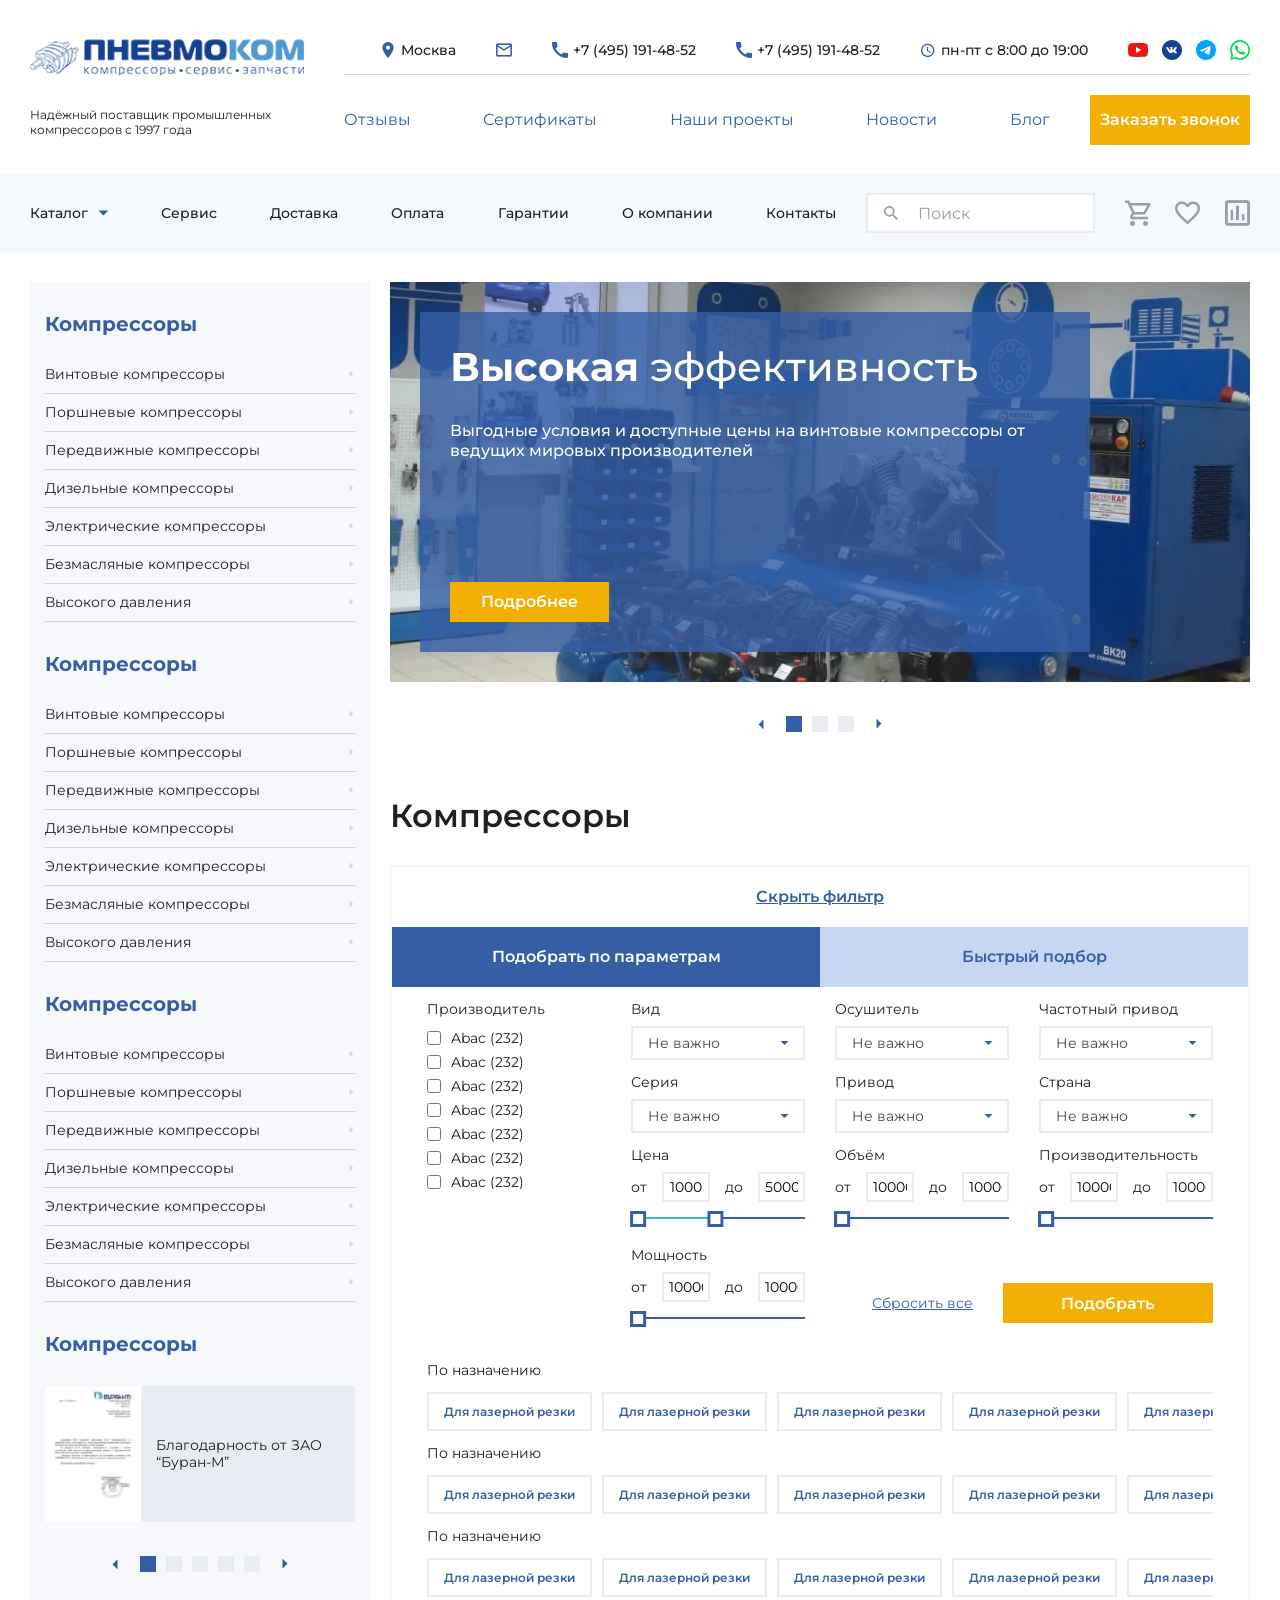
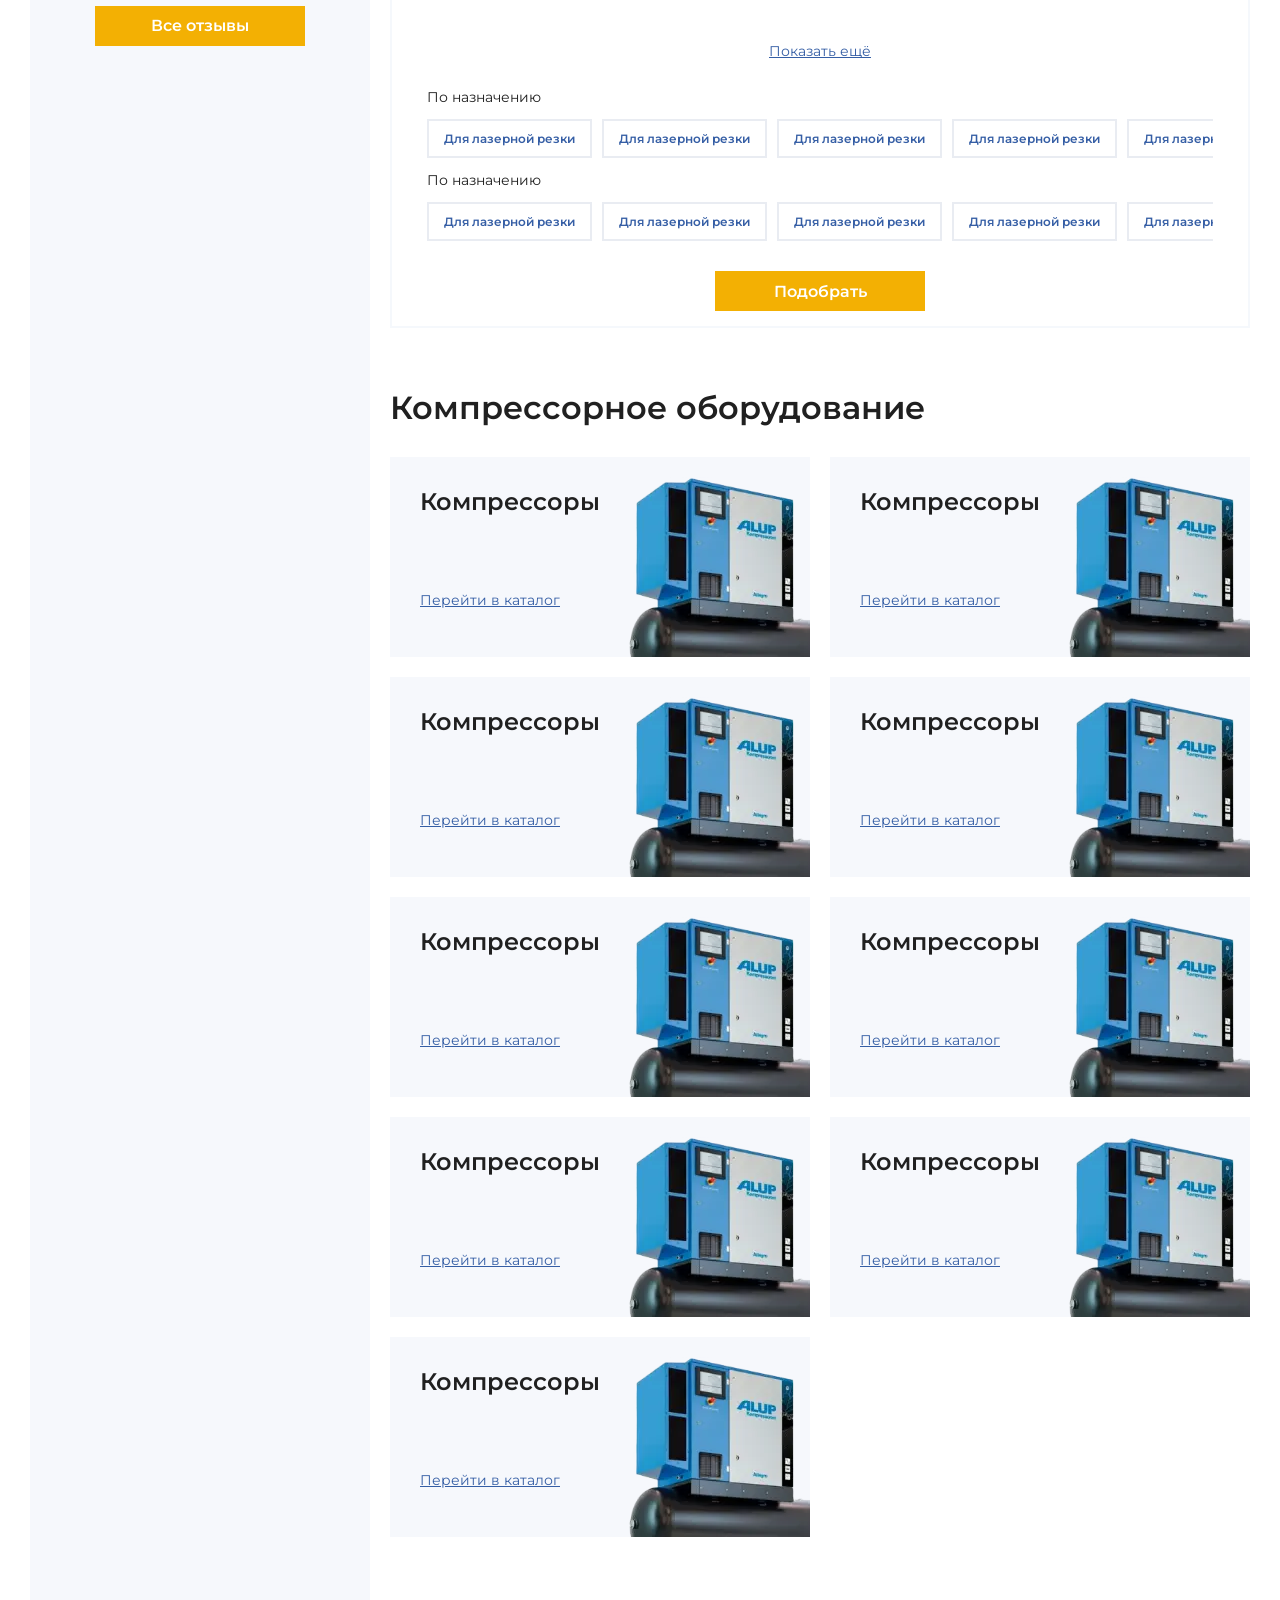
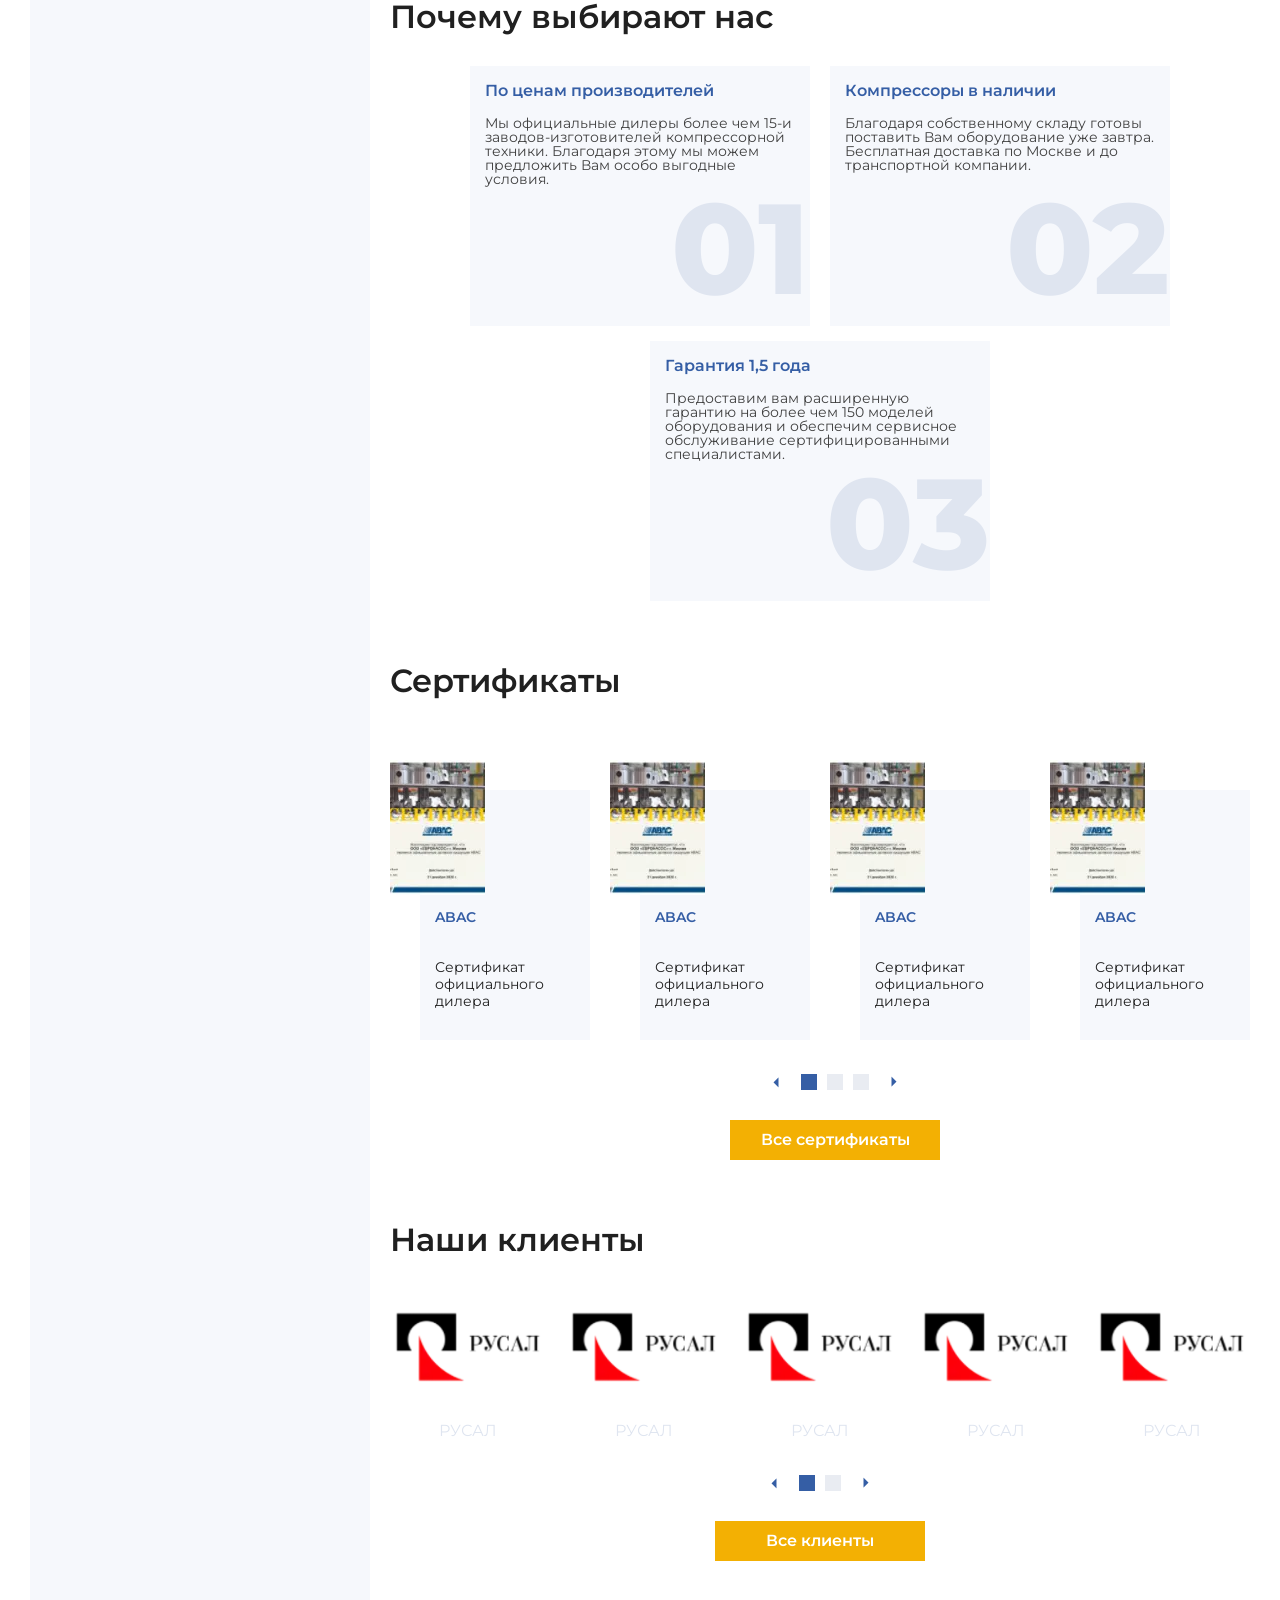
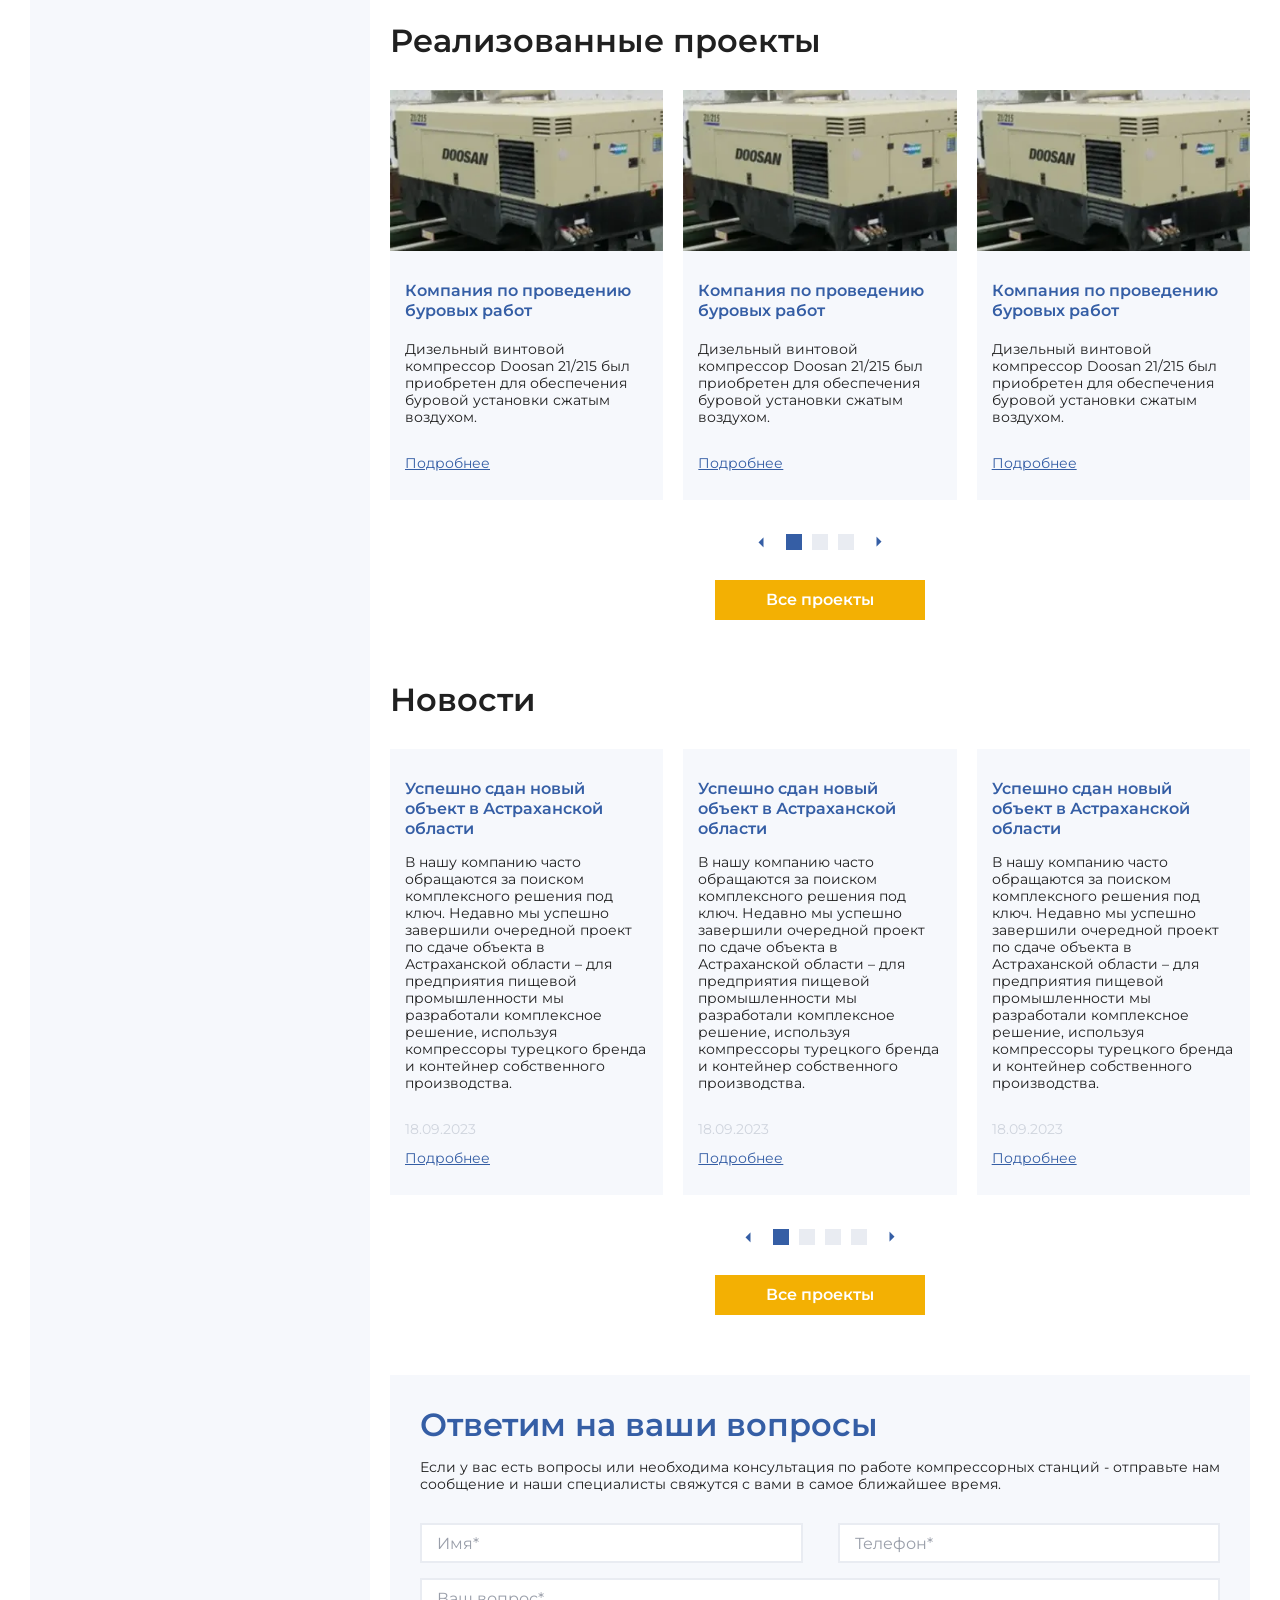
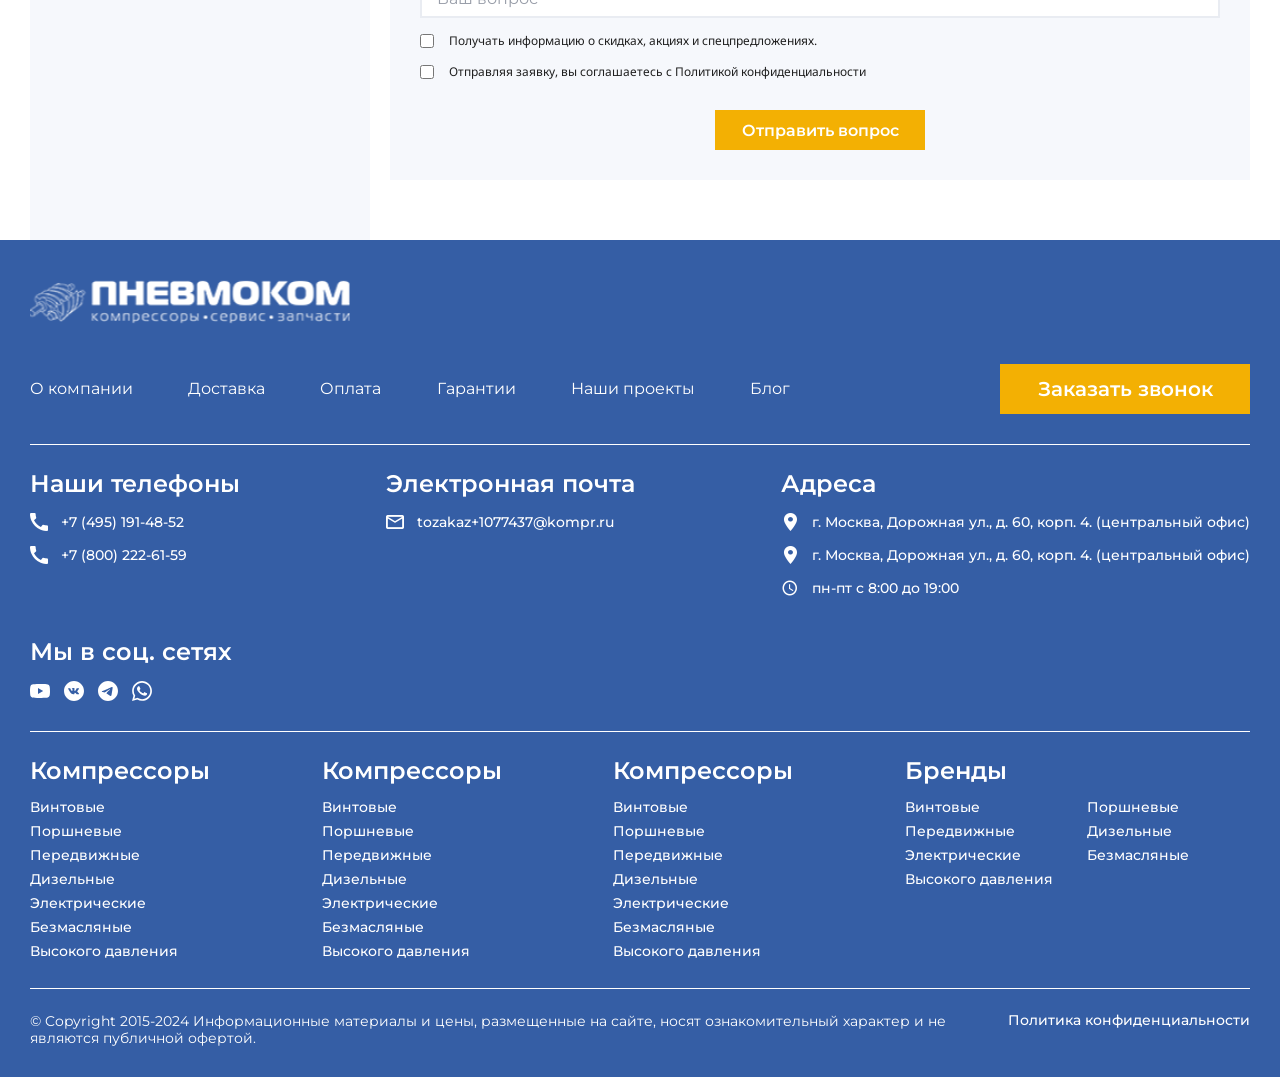
<file: index.html>
<!DOCTYPE html>
<html lang="ru">

<head>
	<title>Главная</title>
	<meta charset="UTF-8">
	<meta name="format-detection" content="telephone=no">
	<!-- <style>body{opacity: 0;}</style> -->
	<link rel="stylesheet" href="css/style.min.css?_v=20240228213804">
	<link rel="shortcut icon" href="favicon.ico">
	<!-- <meta name="robots" content="noindex, nofollow"> -->
	<meta name="viewport" content="width=device-width, initial-scale=1.0">
</head>

<body class="home">
	<div class="wrapper">
		<header class="header">
			<div class="header__top top-header">
				<div class="header__container">
					<div class="top-header__top">
						<div class="top-header__row-top">
							<a href="#" class="top-header__logo logo">
								<img src="img/logo.svg" alt="logo">
							</a>
							<div class="top-header__content">
								<div class="top-header__info info-header">
									<div class="info-header__row">
										<div data-popup="region" class="info-header__item _icon-geo">
											<span>Москва</span>
										</div>
										<a href="mailto:tozakaz+1077437@kompr.ru" class="info-header__item _email _icon-email">
											<span>tozakaz+1077437@kompr.ru</span>
										</a>
										<a href="tel:+74951914852" class="info-header__item _tel _icon-tel">
											<span>+7 (495) 191-48-52</span>
										</a>
										<a href="tel:+74951914852" class="info-header__item _tel _icon-tel">
											<span>+7 (495) 191-48-52</span>
										</a>
										<div class="info-header__item _clock _icon-clock">
											<span>пн-пт c 8:00 до 19:00</span>
										</div>
										<div class="info-header__item social">
											<div class="social__row">
												<a href="#" class="social__item">
													<img src="img/icons/yt.svg" alt="icon">
												</a>
												<a href="#" class="social__item">
													<img src="img/icons/vk.svg" alt="icon">
												</a>
												<a href="#" class="social__item">
													<img src="img/icons/tg.svg" alt="icon">
												</a>
												<a href="#" class="social__item">
													<img src="img/icons/wh.svg" alt="icon">
												</a>
											</div>
										</div>
									</div>
								</div>
							</div>
						</div>
					</div>
					<div class="top-header__bottom">
						<div class="top-header__row-bottom">
							<div class="top-header__text">
								<p>Надёжный поставщик промышленных компрессоров с 1997 года</p>
							</div>
							<div class="top-header__menu menu-top">
								<nav class="menu-top__body">
									<ul class="menu-top__list">
										<li class="menu-top__item">
											<a href="" class="menu-top__link">Отзывы</a>
										</li>
										<li class="menu-top__item">
											<a href="" class="menu-top__link">Сертификаты</a>
										</li>
										<li class="menu-top__item">
											<a href="" class="menu-top__link">Наши проекты</a>
										</li>
										<li class="menu-top__item">
											<a href="" class="menu-top__link">Новости</a>
										</li>
										<li class="menu-top__item">
											<a href="" class="menu-top__link">Блог</a>
										</li>
									</ul>
								</nav>
								<button data-popup="#order" class="menu-top__btn btn">Заказать звонок</button>
							</div>

						</div>
					</div>
				</div>
			</div>
			<div class="header__bottom bottom-header">
				<div class="bottom-header__container">
					<div class="bottom-header__row">
						<div class="bottom-header bottom-menu">
							<nav class="bottom-menu__body">
								<ul class="bottom-menu__list">
									<li class="bottom-menu__item _catalog _icon-triangle-arr">
										Каталог
										<!-- <a href="" class="bottom-menu__link">Каталог</a> -->
									</li>
									<li class="bottom-menu__item">
										<a href="#" class="bottom-menu__link">Сервис</a>
									</li>
									<li class="bottom-menu__item">
										<a href="#" class="bottom-menu__link">Доставка</a>
									</li>
									<li class="bottom-menu__item">
										<a href="#" class="bottom-menu__link">Оплата</a>
									</li>
									<li class="bottom-menu__item">
										<a href="#" class="bottom-menu__link">Гарантии</a>
									</li>
									<li class="bottom-menu__item">
										<a href="#" class="bottom-menu__link">О компании</a>
									</li>
									<li class="bottom-menu__item">
										<a href="#" class="bottom-menu__link">Контакты</a>
									</li>
								</ul>
							</nav>
						</div>
						<div class="bottom-header__search _icon-search">
							<input type="text" placeholder="Поиск" class="input">
						</div>
						<div class="bottom-header__buttons">
							<a href="" class="bottom-header__icon _icon-cart"></a>
							<a href="" class="bottom-header__icon _icon-like"></a>
							<a href="" class="bottom-header__icon _icon-compare"></a>
						</div>
					</div>
				</div>
			</div>
			<div class="header__catalog catalog-header">
				<button class="catalog-header__cross cross"><img src="img/icons/cross.svg" alt="icon"></button>
				<div class="catalog-header__container">
					<div class="catalog-header__body">
						<div class="catalog-header__gird">
							<div class="catalog-header__block">
								<div class="catalog-header__title">Компрессоры</div>
								<ul class="catalog-header__list">
									<li class="catalog-header__li _icon-triangle-arr">
										<a href="" class="catalog-header__link">Винтовые</a>
									</li>
									<li class="catalog-header__li _icon-triangle-arr">
										<a href="" class="catalog-header__link">Поршневые</a>
									</li>
									<li class="catalog-header__li _icon-triangle-arr">
										<a href="" class="catalog-header__link">Передвижные</a>
									</li>
									<li class="catalog-header__li _icon-triangle-arr">
										<a href="" class="catalog-header__link">Дизельные</a>
									</li>
									<li class="catalog-header__li _icon-triangle-arr">
										<a href="" class="catalog-header__link">Электрические</a>
									</li>
									<li class="catalog-header__li _icon-triangle-arr">
										<a href="" class="catalog-header__link">Масляные</a>
									</li>
									<li class="catalog-header__li _icon-triangle-arr">
										<a href="" class="catalog-header__link">Высокого давления</a>
									</li>
								</ul>
							</div>
							<div class="catalog-header__block">
								<div class="catalog-header__title">На складе</div>
								<ul class="catalog-header__list">
									<li class="catalog-header__li _icon-triangle-arr">
										<a href="" class="catalog-header__link">Поршневые компрессоры на складе</a>
									</li>
									<li class="catalog-header__li _icon-triangle-arr">
										<a href="" class="catalog-header__link">Запчасти для компрессоров</a>
									</li>
								</ul>
							</div>
							<div class="catalog-header__block">
								<div class="catalog-header__title">Модульные станции (МКС)</div>
								<ul class="catalog-header__list">
									<li class="catalog-header__li _icon-triangle-arr">
										<a href="" class="catalog-header__link">Блочные компрессорные станции</a>
									</li>
									<li class="catalog-header__li _icon-triangle-arr">
										<a href="" class="catalog-header__link">Блочные азотные станции</a>
									</li>
									<li class="catalog-header__li _icon-triangle-arr">
										<a href="" class="catalog-header__link">Блочные кислородные станции</a>
									</li>
								</ul>
							</div>
							<div class="catalog-header__block">
								<div class="catalog-header__title">Запасные части</div>
								<ul class="catalog-header__list">
									<li class="catalog-header__li _icon-triangle-arr">
										<a href="" class="catalog-header__link">Для винтового</a>
									</li>
									<li class="catalog-header__li _icon-triangle-arr">
										<a href="" class="catalog-header__link">Для поршневого</a>
									</li>
									<li class="catalog-header__li _icon-triangle-arr">
										<a href="" class="catalog-header__link">Для дизельного</a>
									</li>
									<li class="catalog-header__li _icon-triangle-arr">
										<a href="" class="catalog-header__link">Наборы для ТО</a>
									</li>
									<li class="catalog-header__li _icon-triangle-arr">
										<a href="" class="catalog-header__link">Компрессорные головки</a>
									</li>
								</ul>
							</div>
							<div class="catalog-header__block">
								<div class="catalog-header__title">Пескоструйные аппараты</div>
								<ul class="catalog-header__list">
									<li class="catalog-header__li _icon-triangle-arr">
										<a href="" class="catalog-header__link">Бежецкий завод (АСО)</a>
									</li>
									<li class="catalog-header__li _icon-triangle-arr">
										<a href="" class="catalog-header__link">Великолукский завод (DSG)</a>
									</li>
								</ul>
							</div>
							<div class="catalog-header__block">
								<div class="catalog-header__title">Бренды</div>
								<ul class="catalog-header__list">
									<li class="catalog-header__li _icon-triangle-arr">
										<a href="" class="catalog-header__link">ABAC</a>
									</li>
									<li class="catalog-header__li _icon-triangle-arr">
										<a href="" class="catalog-header__link">ALUP</a>
									</li>
									<li class="catalog-header__li _icon-triangle-arr">
										<a href="" class="catalog-header__link">Atmos</a>
									</li>
									<li class="catalog-header__li _icon-triangle-arr">
										<a href="" class="catalog-header__link">Ceccato</a>
									</li>
									<li class="catalog-header__li _icon-triangle-arr">
										<a href="" class="catalog-header__link">Comprag</a>
									</li>
									<li class="catalog-header__li _icon-triangle-arr">
										<a href="" class="catalog-header__link">ABAC</a>
									</li>
									<li class="catalog-header__li _icon-triangle-arr">
										<a href="" class="catalog-header__link">ALUP</a>
									</li>
									<li class="catalog-header__li _icon-triangle-arr">
										<a href="" class="catalog-header__link">Atmos</a>
									</li>
									<li class="catalog-header__li _icon-triangle-arr">
										<a href="" class="catalog-header__link">Ceccato</a>
									</li>
									<li class="catalog-header__li _icon-triangle-arr">
										<a href="" class="catalog-header__link">Comprag</a>
									</li>
								</ul>
							</div>
						</div>
					</div>
				</div>
			</div>
			<div class="header__company catalog-header">
				<button class="catalog-header__cross cross"><img src="img/icons/cross.svg" alt="icon"></button>
				<div class="catalog-header__container">
					<div class="catalog-header__body">
						<div class="catalog-header__gird">
							<div class="catalog-header__block">
								<div class="catalog-header__title">Компрессоры</div>
								<ul class="catalog-header__list">
									<li class="catalog-header__li _icon-triangle-arr">
										<a href="" class="catalog-header__link">Винтовые</a>
									</li>
									<li class="catalog-header__li _icon-triangle-arr">
										<a href="" class="catalog-header__link">Поршневые</a>
									</li>
									<li class="catalog-header__li _icon-triangle-arr">
										<a href="" class="catalog-header__link">Передвижные</a>
									</li>
									<li class="catalog-header__li _icon-triangle-arr">
										<a href="" class="catalog-header__link">Дизельные</a>
									</li>
									<li class="catalog-header__li _icon-triangle-arr">
										<a href="" class="catalog-header__link">Электрические</a>
									</li>
									<li class="catalog-header__li _icon-triangle-arr">
										<a href="" class="catalog-header__link">Масляные</a>
									</li>
									<li class="catalog-header__li _icon-triangle-arr">
										<a href="" class="catalog-header__link">Высокого давления</a>
									</li>
								</ul>
							</div>
						</div>
					</div>
				</div>
			</div>
			<div class="header__menu-mobile mobile-menu">
				<div class="mobile-menu__row">
					<button class="mobile-menu__item _company">
						<span class="mobile-menu__icon _icon-burger"></span>
						<span class="mobile-menu__text">Компания</span>
					</button>
					<button class="mobile-menu__item _catalog">
						<span class="mobile-menu__icon _icon-catalog"></span>
						<span class="mobile-menu__text">Каталог</span>
					</button>
					<button class="mobile-menu__item">
						<span class="mobile-menu__icon _icon-cart"></span>
						<span class="mobile-menu__text">Корзина</span>
					</button>
					<button class="mobile-menu__item">
						<span class="mobile-menu__icon _icon-like"></span>
						<span class="mobile-menu__text">Избранное</span>
					</button>
					<button class="mobile-menu__item">
						<span class="mobile-menu__icon _icon-compare"></span>
						<span class="mobile-menu__text">Сравнение</span>
					</button>
					<button class="mobile-menu__item">
						<span class="mobile-menu__icon _icon-tel"></span>
						<span class="mobile-menu__text">Контакты</span>
					</button>
				</div>
			</div>
		</header>
		<div class="wrapper__row">
			<aside class="page__sidebar sidebar">
				<div class="sidebar__body">
					<div class="sidebar__block widget">
						<h3 class="widget__title widget-title">Компрессоры</h3>
						<ul class="widget__list">
							<li class="widget__li">
								<a href="" class="widget__link">Винтовые компрессоры</a>
							</li>
							<li class="widget__li">
								<a href="" class="widget__link">Поршневые компрессоры</a>
							</li>
							<li class="widget__li">
								<a href="" class="widget__link">Передвижные компрессоры</a>
							</li>
							<li class="widget__li">
								<a href="" class="widget__link">Дизельные компрессоры</a>
							</li>
							<li class="widget__li">
								<a href="" class="widget__link">Электрические компрессоры</a>
							</li>
							<li class="widget__li">
								<a href="" class="widget__link">Безмасляные компрессоры</a>
							</li>
							<li class="widget__li">
								<a href="" class="widget__link">Высокого давления</a>
							</li>
						</ul>
					</div>
					<div class="sidebar__block widget">
						<h3 class="widget__title widget-title">Компрессоры</h3>
						<ul class="widget__list">
							<li class="widget__li">
								<a href="" class="widget__link">Винтовые компрессоры</a>
							</li>
							<li class="widget__li">
								<a href="" class="widget__link">Поршневые компрессоры</a>
							</li>
							<li class="widget__li">
								<a href="" class="widget__link">Передвижные компрессоры</a>
							</li>
							<li class="widget__li">
								<a href="" class="widget__link">Дизельные компрессоры</a>
							</li>
							<li class="widget__li">
								<a href="" class="widget__link">Электрические компрессоры</a>
							</li>
							<li class="widget__li">
								<a href="" class="widget__link">Безмасляные компрессоры</a>
							</li>
							<li class="widget__li">
								<a href="" class="widget__link">Высокого давления</a>
							</li>
						</ul>
					</div>
					<div class="sidebar__block widget">
						<h3 class="widget__title widget-title">Компрессоры</h3>
						<ul class="widget__list">
							<li class="widget__li">
								<a href="" class="widget__link">Винтовые компрессоры</a>
							</li>
							<li class="widget__li">
								<a href="" class="widget__link">Поршневые компрессоры</a>
							</li>
							<li class="widget__li">
								<a href="" class="widget__link">Передвижные компрессоры</a>
							</li>
							<li class="widget__li">
								<a href="" class="widget__link">Дизельные компрессоры</a>
							</li>
							<li class="widget__li">
								<a href="" class="widget__link">Электрические компрессоры</a>
							</li>
							<li class="widget__li">
								<a href="" class="widget__link">Безмасляные компрессоры</a>
							</li>
							<li class="widget__li">
								<a href="" class="widget__link">Высокого давления</a>
							</li>
						</ul>
					</div>
					<div class="sidebar__block widget">
						<h3 class="widget__title widget-title">Компрессоры</h3>
						<div class="widget__slider swiper">
							<div class="widget__wrapper swiper-wrapper">
								<div class="widget__slide swiper-slide">
									<picture><source srcset="img/sidebar/image-01.webp" type="image/webp"><img src="img/sidebar/image-01.jpeg" alt="image"></picture>
									<p>Благодарность от ЗАО “Буран-М”</p>
								</div>
								<div class="widget__slide swiper-slide">
									<picture><source srcset="img/sidebar/image-01.webp" type="image/webp"><img src="img/sidebar/image-01.jpeg" alt="image"></picture>
									<p>Благодарность от ЗАО “Буран-М”</p>
								</div>
								<div class="widget__slide swiper-slide">
									<picture><source srcset="img/sidebar/image-01.webp" type="image/webp"><img src="img/sidebar/image-01.jpeg" alt="image"></picture>
									<p>Благодарность от ЗАО “Буран-М”</p>
								</div>
								<div class="widget__slide swiper-slide">
									<picture><source srcset="img/sidebar/image-01.webp" type="image/webp"><img src="img/sidebar/image-01.jpeg" alt="image"></picture>
									<p>Благодарность от ЗАО “Буран-М”</p>
								</div>
								<div class="widget__slide swiper-slide">
									<picture><source srcset="img/sidebar/image-01.webp" type="image/webp"><img src="img/sidebar/image-01.jpeg" alt="image"></picture>
									<p>Благодарность от ЗАО “Буран-М”</p>
								</div>
							</div>
							<div class="widget__pagination-row pagination-row">
								<button class="pagination-row__arr pagination-row__arr_prev _icon-triangle-arr"></button>
								<div class="pagination-row__pagination pagination"></div>
								<button class="pagination-row__arr pagination-row__arr_next _icon-triangle-arr"></button>
							</div>
							<a href="" class="widget__btn btn">Все отзывы</a>
						</div>
					</div>
				</div>
			</aside>
			<main class="page">
				<section class="page__main-section main-section">
					<div class="main-section__slider swiper">
						<div class="main-section__wrapper swiper-wrapper">
							<div class="main-section__slide swiper-slide">
								<div class="main-section__image-ibg">
									<picture><source srcset="img/main-section/image-01.webp" type="image/webp"><img src="img/main-section/image-01.jpg" alt=""></picture>
								</div>
								<div class="main-section__body">
									<h1 class="main-section__title main-title">
										<span>Высокая</span> эффективность
									</h1>
									<div class="main-section__text">
										Выгодные условия и доступные цены на винтовые компрессоры от
										ведущих мировых
										производителей
									</div>
									<a href="" class="main-section__btn btn">Подробнее</a>
								</div>
							</div>
							<div class="main-section__slide swiper-slide">
								<div class="main-section__image-ibg">
									<picture><source srcset="img/main-section/image-01.webp" type="image/webp"><img src="img/main-section/image-01.jpg" alt=""></picture>
								</div>
								<div class="main-section__body">
									<h1 class="main-section__title main-title">
										<span>Высокая</span> эффективность
									</h1>
									<div class="main-section__text">
										Выгодные условия и доступные цены на винтовые компрессоры от
										ведущих мировых
										производителей
									</div>
									<a href="" class="main-section__btn btn">Подробнее</a>
								</div>
							</div>
							<div class="main-section__slide swiper-slide">
								<div class="main-section__image-ibg">
									<picture><source srcset="img/main-section/image-01.webp" type="image/webp"><img src="img/main-section/image-01.jpg" alt=""></picture>
								</div>
								<div class="main-section__body">
									<h1 class="main-section__title main-title">
										<span>Высокая</span> эффективность
									</h1>
									<div class="main-section__text">
										Выгодные условия и доступные цены на винтовые компрессоры от
										ведущих мировых
										производителей
									</div>
									<a href="" class="main-section__btn btn">Подробнее</a>
								</div>
							</div>
						</div>
						<div class="main-section__pagination-row pagination-row">
							<button class="pagination-row__arr pagination-row__arr_prev _icon-triangle-arr"></button>
							<div class="pagination-row__pagination pagination"></div>
							<button class="pagination-row__arr pagination-row__arr_next _icon-triangle-arr"></button>
						</div>
					</div>
				</section>
				<section class="page__compressors compressors">
					<h2 class="compressors__title title">Компрессоры</h2>
					<div data-spollers class="filter-block">
						<div class="filter-block__item">
							<button type="button" data-spoller class="filter-block__click _spoller-active">Скрыть
								фильтр</button>
							<div class="filter-block__body">
								<div data-tabs class="filter-block__tabs">
									<nav data-tabs-titles class="filter-block__navigation">
										<button type="button" class="filter-block__title _tab-active">Подобрать по
											параметрам</button>
										<button type="button" class="filter-block__title">Быстрый
											подбор</button>
									</nav>
									<div data-tabs-body class="filter-block__content">
										<form action="#" method="GET" class="filter-block__body filter-content">
											<div class="filter-content__row">
												<div class="filter-content__left">
													<div class="filter-content__text">Производитель</div>
													<div class="filter-content__chks">
														<div class="checkbox">

															<label class="checkbox__label">
																<input class="checkbox__input" type="checkbox" value="1" name="form[]">
																<span class="checkbox__text">Abac
																	(232)</span></label>
														</div>
														<div class="checkbox">

															<label class="checkbox__label">
																<input class="checkbox__input" type="checkbox" value="1" name="form[]">
																<span class="checkbox__text">Abac
																	(232)</span></label>
														</div>
														<div class="checkbox">

															<label class="checkbox__label">
																<input class="checkbox__input" type="checkbox" value="1" name="form[]">
																<span class="checkbox__text">Abac
																	(232)</span></label>
														</div>
														<div class="checkbox">

															<label class="checkbox__label">
																<input class="checkbox__input" type="checkbox" value="1" name="form[]">
																<span class="checkbox__text">Abac
																	(232)</span></label>
														</div>
														<div class="checkbox">

															<label class="checkbox__label">
																<input class="checkbox__input" type="checkbox" value="1" name="form[]">
																<span class="checkbox__text">Abac
																	(232)</span></label>
														</div>
														<div class="checkbox">

															<label class="checkbox__label">
																<input class="checkbox__input" type="checkbox" value="1" name="form[]">
																<span class="checkbox__text">Abac
																	(232)</span></label>
														</div>
														<div class="checkbox">

															<label class="checkbox__label">
																<input class="checkbox__input" type="checkbox" value="1" name="form[]">
																<span class="checkbox__text">Abac
																	(232)</span></label>
														</div>
													</div>
												</div>
												<div class="filter-content__right">
													<div class="filter-content__grid">
														<div class="filter-content__item filter-content__item_mob">
															<div class="filter-content__text">
																Производитель</div>
															<select name="form[]" class="form">
																<option value="1" selected>Не важно
																</option>
																<option value="2">Пункт №2</option>
																<option value="3">Пункт №3</option>
																<option value="4">Пункт №4</option>
															</select>
														</div>
														<div class="filter-content__item">
															<div class="filter-content__text">Вид</div>
															<select name="form[]" class="form">
																<option value="1" selected>Не важно
																</option>
																<option value="2">Пункт №2</option>
																<option value="3">Пункт №3</option>
																<option value="4">Пункт №4</option>
															</select>
														</div>
														<div class="filter-content__item">
															<div class="filter-content__text">Осушитель
															</div>
															<select name="form[]" class="form">
																<option value="1" selected>Не важно
																</option>
																<option value="2">Пункт №2</option>
																<option value="3">Пункт №3</option>
																<option value="4">Пункт №4</option>
															</select>
														</div>
														<div class="filter-content__item">
															<div class="filter-content__text">Частотный
																привод</div>
															<select name="form[]" class="form">
																<option value="1" selected>Не важно
																</option>
																<option value="2">Пункт №2</option>
																<option value="3">Пункт №3</option>
																<option value="4">Пункт №4</option>
															</select>
														</div>
														<div class="filter-content__item">
															<div class="filter-content__text">Серия</div>
															<select name="form[]" class="form">
																<option value="1" selected>Не важно
																</option>
																<option value="2">Пункт №2</option>
																<option value="3">Пункт №3</option>
																<option value="4">Пункт №4</option>
															</select>
														</div>
														<div class="filter-content__item">
															<div class="filter-content__text">Привод
															</div>
															<select name="form[]" class="form">
																<option value="1" selected>Не важно
																</option>
																<option value="2">Пункт №2</option>
																<option value="3">Пункт №3</option>
																<option value="4">Пункт №4</option>
															</select>
														</div>
														<div class="filter-content__item filter-content__item_big">
															<div class="filter-content__text">Страна
															</div>
															<select name="form[]" class="form">
																<option value="1" selected>Не важно
																</option>
																<option value="2">Пункт №2</option>
																<option value="3">Пункт №3</option>
																<option value="4">Пункт №4</option>
															</select>
														</div>
														<div class="filter-content__item filter-content__item_range">
															<div class="filter-content__text">Цена</div>
															<div class="filter-content__row-input">
																<span>от</span>
																<input data-range-from="1000" type="number">
																<span>до</span>
																<input value="5000" data-range-to="10000" type="number">
															</div>
															<div class="filter-content__range range">
															</div>
														</div>
														<div class="filter-content__item filter-content__item_range">
															<div class="filter-content__text">Объём</div>
															<div class="filter-content__row-input">
																<span>от</span>
																<input data-range-from="10000" type="number">
																<span>до</span>
																<input data-range-to="1000000" type="number">
															</div>
															<div class="filter-content__range range">
															</div>
														</div>
														<div class="filter-content__item filter-content__item_range">
															<div class="filter-content__text">
																Производительность</div>
															<div class="filter-content__row-input">
																<span>от</span>
																<input data-range-from="10000" type="number">
																<span>до</span>
																<input data-range-to="1000000" type="number">
															</div>
															<div class="filter-content__range range">
															</div>
														</div>
														<div class="filter-content__item filter-content__item_range">
															<div class="filter-content__text">Мощность
															</div>
															<div class="filter-content__row-input">
																<span>от</span>
																<input data-range-from="10000" type="number">
																<span>до</span>
																<input data-range-to="1000000" type="number">
															</div>
															<div class="filter-content__range range">
															</div>
														</div>
														<div class="filter-content__item filter-content__item_btn">
															<button type="button" class="filter-content__reset">Сбросить
																все</button>
															<button type="submit" class="filter-content__btn btn">Подобрать</button>
														</div>
													</div>
												</div>
											</div>
										</form>
										<form action="#" method="GET" class="filter-block__body filter-content">
											<div class="filter-content__item-mini">
												<div class="filtel-content__text">По назначению</div>
												<div class="filter-content__slider swiper">
													<div class="filter-content__wrapper swiper-wrapper">
														<div class="filter-content__slide swiper-slide">
															<input type="checkbox" value="Для лазерной резки">
															<label class="filter-content__radio">
																Для лазерной резки

															</label>
														</div>
														<div class="filter-content__slide swiper-slide">
															<input type="checkbox" value="Для лазерной резки">
															<label class="filter-content__radio">
																Для лазерной резки

															</label>
														</div>
														<div class="filter-content__slide swiper-slide">
															<input type="checkbox" value="Для лазерной резки">
															<label class="filter-content__radio">
																Для лазерной резки

															</label>
														</div>
														<div class="filter-content__slide swiper-slide">
															<input type="checkbox" value="Для лазерной резки">
															<label class="filter-content__radio">
																Для лазерной резки

															</label>
														</div>
														<div class="filter-content__slide swiper-slide">
															<input type="checkbox" value="Для лазерной резки">
															<label class="filter-content__radio">
																Для лазерной резки

															</label>
														</div>
														<div class="filter-content__slide swiper-slide">
															<input type="checkbox" value="Для лазерной резки">
															<label class="filter-content__radio">
																Для лазерной резки

															</label>
														</div>
														<div class="filter-content__slide swiper-slide">
															<input type="checkbox" value="Для лазерной резки">
															<label class="filter-content__radio">
																Для лазерной резки

															</label>
														</div>
														<div class="filter-content__slide swiper-slide">
															<input type="checkbox" value="Для лазерной резки">
															<label class="filter-content__radio">
																Для лазерной резки

															</label>
														</div>
													</div>
												</div>
											</div>
											<div class="filter-content__item-mini">
												<div class="filtel-content__text">По назначению</div>
												<div class="filter-content__slider swiper">
													<div class="filter-content__wrapper swiper-wrapper">
														<div class="filter-content__slide swiper-slide">
															<input type="checkbox" value="Для лазерной резки">
															<label class="filter-content__radio">
																Для лазерной резки

															</label>
														</div>
														<div class="filter-content__slide swiper-slide">
															<input type="checkbox" value="Для лазерной резки">
															<label class="filter-content__radio">
																Для лазерной резки

															</label>
														</div>
														<div class="filter-content__slide swiper-slide">
															<input type="checkbox" value="Для лазерной резки">
															<label class="filter-content__radio">
																Для лазерной резки

															</label>
														</div>
														<div class="filter-content__slide swiper-slide">
															<input type="checkbox" value="Для лазерной резки">
															<label class="filter-content__radio">
																Для лазерной резки

															</label>
														</div>
														<div class="filter-content__slide swiper-slide">
															<input type="checkbox" value="Для лазерной резки">
															<label class="filter-content__radio">
																Для лазерной резки

															</label>
														</div>
														<div class="filter-content__slide swiper-slide">
															<input type="checkbox" value="Для лазерной резки">
															<label class="filter-content__radio">
																Для лазерной резки

															</label>
														</div>
														<div class="filter-content__slide swiper-slide">
															<input type="checkbox" value="Для лазерной резки">
															<label class="filter-content__radio">
																Для лазерной резки

															</label>
														</div>
														<div class="filter-content__slide swiper-slide">
															<input type="checkbox" value="Для лазерной резки">
															<label class="filter-content__radio">
																Для лазерной резки

															</label>
														</div>
													</div>
												</div>
											</div>
											<div class="filter-content__item-mini">
												<div class="filtel-content__text">По назначению</div>
												<div class="filter-content__slider swiper">
													<div class="filter-content__wrapper swiper-wrapper">
														<div class="filter-content__slide swiper-slide">
															<input type="checkbox" value="Для лазерной резки">
															<label class="filter-content__radio">
																Для лазерной резки

															</label>
														</div>
														<div class="filter-content__slide swiper-slide">
															<input type="checkbox" value="Для лазерной резки">
															<label class="filter-content__radio">
																Для лазерной резки

															</label>
														</div>
														<div class="filter-content__slide swiper-slide">
															<input type="checkbox" value="Для лазерной резки">
															<label class="filter-content__radio">
																Для лазерной резки

															</label>
														</div>
														<div class="filter-content__slide swiper-slide">
															<input type="checkbox" value="Для лазерной резки">
															<label class="filter-content__radio">
																Для лазерной резки

															</label>
														</div>
														<div class="filter-content__slide swiper-slide">
															<input type="checkbox" value="Для лазерной резки">
															<label class="filter-content__radio">
																Для лазерной резки

															</label>
														</div>
														<div class="filter-content__slide swiper-slide">
															<input type="checkbox" value="Для лазерной резки">
															<label class="filter-content__radio">
																Для лазерной резки

															</label>
														</div>
														<div class="filter-content__slide swiper-slide">
															<input type="checkbox" value="Для лазерной резки">
															<label class="filter-content__radio">
																Для лазерной резки

															</label>
														</div>
														<div class="filter-content__slide swiper-slide">
															<input type="checkbox" value="Для лазерной резки">
															<label class="filter-content__radio">
																Для лазерной резки

															</label>
														</div>
													</div>
												</div>
											</div>
											<div data-spollers class="filter-content__more">
												<div>
													<button type="button" data-spoller class="filter-content__more-btn">Показать
														ещё</button>
													<div class="filter-content__more-content">
														<div class="filter-content__item-mini">
															<div class="filtel-content__text">По
																назначению</div>
															<div class="filter-content__slider swiper">
																<div class="filter-content__wrapper swiper-wrapper">
																	<div class="filter-content__slide swiper-slide">
																		<input type="checkbox" value="Для лазерной резки">
																		<label class="filter-content__radio">
																			Для лазерной резки

																		</label>
																	</div>
																	<div class="filter-content__slide swiper-slide">
																		<input type="checkbox" value="Для лазерной резки">
																		<label class="filter-content__radio">
																			Для лазерной резки

																		</label>
																	</div>
																	<div class="filter-content__slide swiper-slide">
																		<input type="checkbox" value="Для лазерной резки">
																		<label class="filter-content__radio">
																			Для лазерной резки

																		</label>
																	</div>
																	<div class="filter-content__slide swiper-slide">
																		<input type="checkbox" value="Для лазерной резки">
																		<label class="filter-content__radio">
																			Для лазерной резки

																		</label>
																	</div>
																	<div class="filter-content__slide swiper-slide">
																		<input type="checkbox" value="Для лазерной резки">
																		<label class="filter-content__radio">
																			Для лазерной резки

																		</label>
																	</div>
																	<div class="filter-content__slide swiper-slide">
																		<input type="checkbox" value="Для лазерной резки">
																		<label class="filter-content__radio">
																			Для лазерной резки

																		</label>
																	</div>
																	<div class="filter-content__slide swiper-slide">
																		<input type="checkbox" value="Для лазерной резки">
																		<label class="filter-content__radio">
																			Для лазерной резки

																		</label>
																	</div>
																	<div class="filter-content__slide swiper-slide">
																		<input type="checkbox" value="Для лазерной резки">
																		<label class="filter-content__radio">
																			Для лазерной резки

																		</label>
																	</div>
																</div>
															</div>
														</div>
														<div class="filter-content__item-mini">
															<div class="filtel-content__text">По
																назначению</div>
															<div class="filter-content__slider swiper">
																<div class="filter-content__wrapper swiper-wrapper">
																	<div class="filter-content__slide swiper-slide">
																		<input type="checkbox" value="Для лазерной резки">
																		<label class="filter-content__radio">
																			Для лазерной резки

																		</label>
																	</div>
																	<div class="filter-content__slide swiper-slide">
																		<input type="checkbox" value="Для лазерной резки">
																		<label class="filter-content__radio">
																			Для лазерной резки

																		</label>
																	</div>
																	<div class="filter-content__slide swiper-slide">
																		<input type="checkbox" value="Для лазерной резки">
																		<label class="filter-content__radio">
																			Для лазерной резки

																		</label>
																	</div>
																	<div class="filter-content__slide swiper-slide">
																		<input type="checkbox" value="Для лазерной резки">
																		<label class="filter-content__radio">
																			Для лазерной резки

																		</label>
																	</div>
																	<div class="filter-content__slide swiper-slide">
																		<input type="checkbox" value="Для лазерной резки">
																		<label class="filter-content__radio">
																			Для лазерной резки

																		</label>
																	</div>
																	<div class="filter-content__slide swiper-slide">
																		<input type="checkbox" value="Для лазерной резки">
																		<label class="filter-content__radio">
																			Для лазерной резки

																		</label>
																	</div>
																	<div class="filter-content__slide swiper-slide">
																		<input type="checkbox" value="Для лазерной резки">
																		<label class="filter-content__radio">
																			Для лазерной резки

																		</label>
																	</div>
																	<div class="filter-content__slide swiper-slide">
																		<input type="checkbox" value="Для лазерной резки">
																		<label class="filter-content__radio">
																			Для лазерной резки

																		</label>
																	</div>
																</div>
															</div>
														</div>

													</div>
													<div class="filter-content__btn-wrap"><button type="submit" class="filter-content__btn btn">Подобрать</button>
													</div>
												</div>
											</div>
										</form>
									</div>
								</div>
							</div>
						</div>
					</div>
				</section>
				<section class="page__equipment equipment">
					<h2 class="equipment__title title">Компрессорное оборудование</h2>
					<div class="equipment__grid">
						<div class="equipment__item">
							<h3 class="equipment__subtitle title-avg">
								Компрессоры
							</h3>
							<div class="equipment__link">Перейти в каталог</div>
							<picture><source srcset="img/equipment/image-01.webp" type="image/webp"><img src="img/equipment/image-01.png" alt="image"></picture>
						</div>
						<div class="equipment__item">
							<h3 class="equipment__subtitle title-avg">
								Компрессоры
							</h3>
							<div class="equipment__link">Перейти в каталог</div>
							<picture><source srcset="img/equipment/image-01.webp" type="image/webp"><img src="img/equipment/image-01.png" alt="image"></picture>
						</div>
						<div class="equipment__item">
							<h3 class="equipment__subtitle title-avg">
								Компрессоры
							</h3>
							<div class="equipment__link">Перейти в каталог</div>
							<picture><source srcset="img/equipment/image-01.webp" type="image/webp"><img src="img/equipment/image-01.png" alt="image"></picture>
						</div>
						<div class="equipment__item">
							<h3 class="equipment__subtitle title-avg">
								Компрессоры
							</h3>
							<div class="equipment__link">Перейти в каталог</div>
							<picture><source srcset="img/equipment/image-01.webp" type="image/webp"><img src="img/equipment/image-01.png" alt="image"></picture>
						</div>
						<div class="equipment__item">
							<h3 class="equipment__subtitle title-avg">
								Компрессоры
							</h3>
							<div class="equipment__link">Перейти в каталог</div>
							<picture><source srcset="img/equipment/image-01.webp" type="image/webp"><img src="img/equipment/image-01.png" alt="image"></picture>
						</div>
						<div class="equipment__item">
							<h3 class="equipment__subtitle title-avg">
								Компрессоры
							</h3>
							<div class="equipment__link">Перейти в каталог</div>
							<picture><source srcset="img/equipment/image-01.webp" type="image/webp"><img src="img/equipment/image-01.png" alt="image"></picture>
						</div>
						<div class="equipment__item">
							<h3 class="equipment__subtitle title-avg">
								Компрессоры
							</h3>
							<div class="equipment__link">Перейти в каталог</div>
							<picture><source srcset="img/equipment/image-01.webp" type="image/webp"><img src="img/equipment/image-01.png" alt="image"></picture>
						</div>
						<div class="equipment__item">
							<h3 class="equipment__subtitle title-avg">
								Компрессоры
							</h3>
							<div class="equipment__link">Перейти в каталог</div>
							<picture><source srcset="img/equipment/image-01.webp" type="image/webp"><img src="img/equipment/image-01.png" alt="image"></picture>
						</div>
						<div class="equipment__item">
							<h3 class="equipment__subtitle title-avg">
								Компрессоры
							</h3>
							<div class="equipment__link">Перейти в каталог</div>
							<picture><source srcset="img/equipment/image-01.webp" type="image/webp"><img src="img/equipment/image-01.png" alt="image"></picture>
						</div>
					</div>
				</section>
				<section class="page__why why">
					<h2 class="why__title title">Почему выбирают нас</h2>
					<div class="why__row">
						<div class="why__item">
							<h4 class="why__subtitle">По ценам производителей</h4>
							<div class="why__text">
								Мы официальные дилеры более чем 15-и заводов-изготовителей компрессорной
								техники. Благодаря этому мы можем предложить
								Вам особо выгодные условия.
							</div>
							<div class="why__num">01</div>
						</div>
						<div class="why__item">
							<h4 class="why__subtitle">Компрессоры в наличии</h4>
							<div class="why__text">
								Благодаря собственному складу готовы поставить Вам оборудование уже завтра.
								Бесплатная доставка по Москве и до
								транспортной компании.
							</div>
							<div class="why__num">02</div>
						</div>
						<div class="why__item">
							<h4 class="why__subtitle">Гарантия 1,5 года</h4>
							<div class="why__text">
								Предоставим вам расширенную гарантию на более чем 150 моделей оборудования и
								обеспечим сервисное обслуживание
								сертифицированными специалистами.
							</div>
							<div class="why__num">03</div>
						</div>
					</div>
				</section>
				<section class="page__certificates certificates">
					<h2 class="certificates__title title">Сертификаты</h2>
					<div class="certificates__slider swiper">
						<div class="certificates__wrapper swiper-wrapper">
							<div class="certificates__slide certificate swiper-slide">
								<div class="certificate__image">
									<picture><source srcset="img/certificate/image-01.webp" type="image/webp"><img src="img/certificate/image-01.png" alt="certificate"></picture>
								</div>
								<div class="certificate__content">
									<h4 class="certificate__title">ABAC</h4>
									<div class="certificate__text">
										Сертификат официального дилера
									</div>
								</div>
							</div>
							<div class="certificates__slide certificate swiper-slide">
								<div class="certificate__image">
									<picture><source srcset="img/certificate/image-01.webp" type="image/webp"><img src="img/certificate/image-01.png" alt="certificate"></picture>
								</div>
								<div class="certificate__content">
									<h4 class="certificate__title">ABAC</h4>
									<div class="certificate__text">
										Сертификат официального дилера
									</div>
								</div>
							</div>
							<div class="certificates__slide certificate swiper-slide">
								<div class="certificate__image">
									<picture><source srcset="img/certificate/image-01.webp" type="image/webp"><img src="img/certificate/image-01.png" alt="certificate"></picture>
								</div>
								<div class="certificate__content">
									<h4 class="certificate__title">ABAC</h4>
									<div class="certificate__text">
										Сертификат официального дилера
									</div>
								</div>
							</div>
							<div class="certificates__slide certificate swiper-slide">
								<div class="certificate__image">
									<picture><source srcset="img/certificate/image-01.webp" type="image/webp"><img src="img/certificate/image-01.png" alt="certificate"></picture>
								</div>
								<div class="certificate__content">
									<h4 class="certificate__title">ABAC</h4>
									<div class="certificate__text">
										Сертификат официального дилера
									</div>
								</div>
							</div>
							<div class="certificates__slide certificate swiper-slide">
								<div class="certificate__image">
									<picture><source srcset="img/certificate/image-01.webp" type="image/webp"><img src="img/certificate/image-01.png" alt="certificate"></picture>
								</div>
								<div class="certificate__content">
									<h4 class="certificate__title">ABAC</h4>
									<div class="certificate__text">
										Сертификат официального дилера
									</div>
								</div>
							</div>
							<div class="certificates__slide certificate swiper-slide">
								<div class="certificate__image">
									<picture><source srcset="img/certificate/image-01.webp" type="image/webp"><img src="img/certificate/image-01.png" alt="certificate"></picture>
								</div>
								<div class="certificate__content">
									<h4 class="certificate__title">ABAC</h4>
									<div class="certificate__text">
										Сертификат официального дилера
									</div>
								</div>
							</div>
						</div>
						<div class="certificates__pagination-row pagination-row">
							<button class="pagination-row__arr pagination-row__arr_prev _icon-triangle-arr"></button>
							<div class="pagination-row__pagination pagination"></div>
							<button class="pagination-row__arr pagination-row__arr_next _icon-triangle-arr"></button>
						</div>
						<div class="certificates__btn-wrap"><a href="#" class="certificates__btn btn">Все
								сертификаты</a></div>
					</div>
				</section>
				<section class="page__clients clients">
					<h2 class="clients__title title">Наши клиенты</h2>
					<div class="clients__slider swiper">
						<div class="clients__wrapper swiper-wrapper">
							<div class="clients__slide swiper-slide">
								<div class="clients__image">
									<picture><source srcset="img/clients/image-01.webp" type="image/webp"><img src="img/clients/image-01.png" alt="image"></picture>
								</div>
								<h4 class="clients__subtitle">РУСАЛ</h4>
							</div>
							<div class="clients__slide swiper-slide">
								<div class="clients__image">
									<picture><source srcset="img/clients/image-01.webp" type="image/webp"><img src="img/clients/image-01.png" alt="image"></picture>
								</div>
								<h4 class="clients__subtitle">РУСАЛ</h4>
							</div>
							<div class="clients__slide swiper-slide">
								<div class="clients__image">
									<picture><source srcset="img/clients/image-01.webp" type="image/webp"><img src="img/clients/image-01.png" alt="image"></picture>
								</div>
								<h4 class="clients__subtitle">РУСАЛ</h4>
							</div>
							<div class="clients__slide swiper-slide">
								<div class="clients__image">
									<picture><source srcset="img/clients/image-01.webp" type="image/webp"><img src="img/clients/image-01.png" alt="image"></picture>
								</div>
								<h4 class="clients__subtitle">РУСАЛ</h4>
							</div>
							<div class="clients__slide swiper-slide">
								<div class="clients__image">
									<picture><source srcset="img/clients/image-01.webp" type="image/webp"><img src="img/clients/image-01.png" alt="image"></picture>
								</div>
								<h4 class="clients__subtitle">РУСАЛ</h4>
							</div>
							<div class="clients__slide swiper-slide">
								<div class="clients__image">
									<picture><source srcset="img/clients/image-01.webp" type="image/webp"><img src="img/clients/image-01.png" alt="image"></picture>
								</div>
								<h4 class="clients__subtitle">РУСАЛ</h4>
							</div>
						</div>
						<div class="clients__pagination-row pagination-row">
							<button class="pagination-row__arr pagination-row__arr_prev _icon-triangle-arr"></button>
							<div class="pagination-row__pagination pagination"></div>
							<button class="pagination-row__arr pagination-row__arr_next _icon-triangle-arr"></button>
						</div>
					</div>

					<div class="clients__btn-wrap"><a href="#" class="clients__btn btn">Все клиенты</a></div>
				</section>
				<section class="page__proects proects">
					<h2 class="proects__title title">Реализованные проекты</h2>
					<div class="proects__slider swiper">
						<div class="proects__wrapper swiper-wrapper">
							<div class="proects__slide swiper-slide">
								<div class="proects__image-ibg">
									<picture><source srcset="img/proects/image-01.webp" type="image/webp"><img src="img/proects/image-01.jpeg" alt="image"></picture>
								</div>
								<div class="proects__content">
									<h4 class="proects__subtitle">Компания по проведению буровых работ</h4>
									<div class="proects__text">
										Дизельный винтовой компрессор Doosan 21/215 был приобретен для
										обеспечения буровой установки сжатым воздухом.
									</div>
									<a href="#" class="proects__link">Подробнее</a>
								</div>

							</div>
							<div class="proects__slide swiper-slide">
								<div class="proects__image-ibg">
									<picture><source srcset="img/proects/image-01.webp" type="image/webp"><img src="img/proects/image-01.jpeg" alt="image"></picture>
								</div>
								<div class="proects__content">
									<h4 class="proects__subtitle">Компания по проведению буровых работ</h4>
									<div class="proects__text">
										Дизельный винтовой компрессор Doosan 21/215 был приобретен для
										обеспечения буровой установки сжатым
										воздухом.
									</div>
									<a href="#" class="proects__link">Подробнее</a>
								</div>

							</div>
							<div class="proects__slide swiper-slide">
								<div class="proects__image-ibg">
									<picture><source srcset="img/proects/image-01.webp" type="image/webp"><img src="img/proects/image-01.jpeg" alt="image"></picture>
								</div>
								<div class="proects__content">
									<h4 class="proects__subtitle">Компания по проведению буровых работ</h4>
									<div class="proects__text">
										Дизельный винтовой компрессор Doosan 21/215 был приобретен для
										обеспечения буровой установки сжатым
										воздухом.
									</div>
									<a href="#" class="proects__link">Подробнее</a>
								</div>

							</div>
							<div class="proects__slide swiper-slide">
								<div class="proects__image-ibg">
									<picture><source srcset="img/proects/image-01.webp" type="image/webp"><img src="img/proects/image-01.jpeg" alt="image"></picture>
								</div>
								<div class="proects__content">
									<h4 class="proects__subtitle">Компания по проведению буровых работ</h4>
									<div class="proects__text">
										Дизельный винтовой компрессор Doosan 21/215 был приобретен для
										обеспечения буровой установки сжатым
										воздухом.
									</div>
									<a href="#" class="proects__link">Подробнее</a>
								</div>

							</div>
							<div class="proects__slide swiper-slide">
								<div class="proects__image-ibg">
									<picture><source srcset="img/proects/image-01.webp" type="image/webp"><img src="img/proects/image-01.jpeg" alt="image"></picture>
								</div>
								<div class="proects__content">
									<h4 class="proects__subtitle">Компания по проведению буровых работ</h4>
									<div class="proects__text">
										Дизельный винтовой компрессор Doosan 21/215 был приобретен для
										обеспечения буровой установки сжатым
										воздухом.
									</div>
									<a href="#" class="proects__link">Подробнее</a>
								</div>

							</div>

						</div>
						<div class="proects__pagination-row pagination-row">
							<button class="pagination-row__arr pagination-row__arr_prev _icon-triangle-arr"></button>
							<div class="pagination-row__pagination pagination"></div>
							<button class="pagination-row__arr pagination-row__arr_next _icon-triangle-arr"></button>
						</div>
					</div>
					<div class="proects__btn-wrap"><a href="#" class="proects__btn btn">Все проекты</a></div>
				</section>
				<section class="page__news-home home-news">
					<h2 class="home-news__title title">Новости</h2>
					<div class="home-news__slider swiper">
						<div class="home-news__wrapper swiper-wrapper">
							<a href="#" class="home-news__slide swiper-slide">
								<h4 class="home-news__subtitle">Успешно сдан новый объект в Астраханской области
								</h4>
								<div class="home-news__text">
									В нашу компанию часто обращаются за поиском комплексного решения под ключ.
									Недавно мы успешно завершили очередной проект
									по сдаче объекта в Астраханской области – для предприятия пищевой
									промышленности мы разработали комплексное решение,
									используя компрессоры турецкого бренда и контейнер собственного
									производства.
								</div>
								<div class="home-news__date">18.09.2023</div>
								<div class="home-news__link">Подробнее</div>
							</a>
							<a href="#" class="home-news__slide swiper-slide">
								<h4 class="home-news__subtitle">Успешно сдан новый объект в Астраханской области
								</h4>
								<div class="home-news__text">
									В нашу компанию часто обращаются за поиском комплексного решения под ключ.
									Недавно мы успешно завершили
									очередной проект
									по сдаче объекта в Астраханской области – для предприятия пищевой
									промышленности мы разработали комплексное
									решение,
									используя компрессоры турецкого бренда и контейнер собственного
									производства.
								</div>
								<div class="home-news__date">18.09.2023</div>
								<div class="home-news__link">Подробнее</div>
							</a>
							<a href="#" class="home-news__slide swiper-slide">
								<h4 class="home-news__subtitle">Успешно сдан новый объект в Астраханской области
								</h4>
								<div class="home-news__text">
									В нашу компанию часто обращаются за поиском комплексного решения под ключ.
									Недавно мы успешно завершили
									очередной проект
									по сдаче объекта в Астраханской области – для предприятия пищевой
									промышленности мы разработали комплексное
									решение,
									используя компрессоры турецкого бренда и контейнер собственного
									производства.
								</div>
								<div class="home-news__date">18.09.2023</div>
								<div class="home-news__link">Подробнее</div>
							</a>
							<a href="#" class="home-news__slide swiper-slide">
								<h4 class="home-news__subtitle">Успешно сдан новый объект в Астраханской области
								</h4>
								<div class="home-news__text">
									В нашу компанию часто обращаются за поиском комплексного решения под ключ.
									Недавно мы успешно завершили
									очередной проект
									по сдаче объекта в Астраханской области – для предприятия пищевой
									промышленности мы разработали комплексное
									решение,
									используя компрессоры турецкого бренда и контейнер собственного
									производства.
								</div>
								<div class="home-news__date">18.09.2023</div>
								<div class="home-news__link">Подробнее</div>
							</a>
							<a href="#" class="home-news__slide swiper-slide">
								<h4 class="home-news__subtitle">Успешно сдан новый объект в Астраханской области
								</h4>
								<div class="home-news__text">
									В нашу компанию часто обращаются за поиском комплексного решения под ключ.
									Недавно мы успешно завершили
									очередной проект
									по сдаче объекта в Астраханской области – для предприятия пищевой
									промышленности мы разработали комплексное
									решение,
									используя компрессоры турецкого бренда и контейнер собственного
									производства.
								</div>
								<div class="home-news__date">18.09.2023</div>
								<div class="home-news__link">Подробнее</div>
							</a>
							<a href="#" class="home-news__slide swiper-slide">
								<h4 class="home-news__subtitle">Успешно сдан новый объект в Астраханской области
								</h4>
								<div class="home-news__text">
									В нашу компанию часто обращаются за поиском комплексного решения под ключ.
									Недавно мы успешно завершили
									очередной проект
									по сдаче объекта в Астраханской области – для предприятия пищевой
									промышленности мы разработали комплексное
									решение,
									используя компрессоры турецкого бренда и контейнер собственного
									производства.
								</div>
								<div class="home-news__date">18.09.2023</div>
								<div class="home-news__link">Подробнее</div>
							</a>
						</div>
						<div class="proects__pagination-row pagination-row">
							<button class="pagination-row__arr pagination-row__arr_prev _icon-triangle-arr"></button>
							<div class="pagination-row__pagination pagination"></div>
							<button class="pagination-row__arr pagination-row__arr_next _icon-triangle-arr"></button>
						</div>
					</div>
					<div class="home-news__btn-wrap"><a href="#" class="home-news__btn btn">Все проекты</a></div>
				</section>
				<section class="page__question-form form-question">
					<h2 class="form-question__title title">Ответим на ваши вопросы</h2>
					<div class="form-question__text">
						Если у вас есть вопросы или необходима консультация по работе компрессорных станций -
						отправьте нам сообщение и наши
						специалисты свяжутся с вами в самое ближайшее время.
					</div>
					<form action="#" class="form-question__form">
						<div class="form-question__grid">
							<div class="form-question__input">
								<input class="input" placeholder="Имя*" type="text">
							</div>
							<div class="form-question__input">
								<input class="input input_tel" placeholder="Телефон*" type="tel">
							</div>
							<div class="form-question__input">
								<input class="input" placeholder="Ваш вопрос*" type="text">
							</div>
						</div>
						<div class="form-question__check">
							<label><input type="checkbox"><span>Получать информацию о скидках, акциях и спецпредложениях.</span></label>
						</div>
						<div class="form-question__check">
							<label><input type="checkbox"><span>Отправляя заявку, вы соглашаетесь с Политикой конфиденциальности</span></label>
						</div>
						<div class="form-question__btn-wrap"><button class="form-question__btn btn">Отправить вопрос</button></div>
					</form>
				</section>
			</main>
		</div>

		<footer class="footer">
			<div class="footer__container">
				<div class="footer__item-block top-footer">
					<div class="top-footer__row">
						<div class="top-footer__logo logo">
							<img src="img/footer-logo.svg" alt="">
						</div>
						<div class="top-footer__menu menu-footer">
							<nav class="menu-footer__body">
								<ul class="menu-footer__list">
									<li class="menu-footer__item">
										<a href="" class="menu-footer__link">О компании</a>
									</li>
									<li class="menu-footer__item">
										<a href="" class="menu-footer__link">Доставка</a>
									</li>
									<li class="menu-footer__item">
										<a href="" class="menu-footer__link">Оплата</a>
									</li>
									<li class="menu-footer__item">
										<a href="" class="menu-footer__link">Гарантии</a>
									</li>
									<li class="menu-footer__item">
										<a href="" class="menu-footer__link">Наши проекты</a>
									</li>
									<li class="menu-footer__item">
										<a href="" class="menu-footer__link">Блог</a>
									</li>
								</ul>
							</nav>
						</div>
						<button data-popup="#order" class="top-footer__btn btn">Заказать звонок</button>
					</div>
				</div>
				<div class="footer__item-block contacts-footer">
					<div class="contacts-footer__row">
						<div class="contacts-footer__block">
							<div class="contacts-footer__title title-avg">Наши телефоны</div>
							<a href="tel:+74951914852" class="contacts-footer__item _icon-tel">+7 (495) 191-48-52</a>
							<a href="tel:+78002226159" class="contacts-footer__item _icon-tel">+7 (800) 222-61-59</a>
						</div>
						<div class="contacts-footer__block">
							<div class="contacts-footer__title title-avg">Электронная почта</div>
							<a href="email:+74951914852" class="contacts-footer__item _icon-email">tozakaz+1077437@kompr.ru</a>
						</div>
						<div class="contacts-footer__block">
							<div class="contacts-footer__title title-avg">Адреса</div>
							<div class="contacts-footer__item _icon-geo">
								г. Москва, Дорожная ул., д. 60, корп. 4. (центральный офис)
							</div>
							<div class="contacts-footer__item _icon-geo">
								г. Москва, Дорожная ул., д. 60, корп. 4. (центральный офис)
							</div>
							<div class="contacts-footer__item _icon-clock">
								пн-пт c 8:00 до 19:00
							</div>
						</div>
						<div class="contacts-footer__block">
							<div class="contacts-footer__title title-avg">Мы в соц. сетях</div>
							<div class="contacts-footer__social social">
								<div class="social__row">
									<a href="#" class="social__item">
										<img src="img/icons/yt-footer.svg" alt="icon">
									</a>
									<a href="#" class="social__item">
										<img src="img/icons/vk-footer.svg" alt="icon">
									</a>
									<a href="#" class="social__item">
										<img src="img/icons/tg-footer.svg" alt="icon">
									</a>
									<a href="#" class="social__item">
										<img src="img/icons/wh-footer.svg" alt="icon">
									</a>
								</div>
							</div>
						</div>
					</div>
				</div>
				<div class="footer__item-block catalog-footer">
					<div class="catalog-footer__row">
						<div class="catalog-footer__item">
							<div class="contacts-footer__title title-avg">Компрессоры</div>
							<ul class="catalog-footer__list">
								<li class="catalog-footer__item">
									<a href="" class="catalog-footer__link">Винтовые</a>
								</li>
								<li class="catalog-footer__item">
									<a href="" class="catalog-footer__link">Поршневые</a>
								</li>
								<li class="catalog-footer__item">
									<a href="" class="catalog-footer__link">Передвижные</a>
								</li>
								<li class="catalog-footer__item">
									<a href="" class="catalog-footer__link">Дизельные</a>
								</li>
								<li class="catalog-footer__item">
									<a href="" class="catalog-footer__link">Электрические</a>
								</li>
								<li class="catalog-footer__item">
									<a href="" class="catalog-footer__link">Безмасляные</a>
								</li>
								<li class="catalog-footer__item">
									<a href="" class="catalog-footer__link">Высокого давления</a>
								</li>
							</ul>
						</div>
						<div class="catalog-footer__item">
							<div class="contacts-footer__title title-avg">Компрессоры</div>
							<ul class="catalog-footer__list">
								<li class="catalog-footer__item">
									<a href="" class="catalog-footer__link">Винтовые</a>
								</li>
								<li class="catalog-footer__item">
									<a href="" class="catalog-footer__link">Поршневые</a>
								</li>
								<li class="catalog-footer__item">
									<a href="" class="catalog-footer__link">Передвижные</a>
								</li>
								<li class="catalog-footer__item">
									<a href="" class="catalog-footer__link">Дизельные</a>
								</li>
								<li class="catalog-footer__item">
									<a href="" class="catalog-footer__link">Электрические</a>
								</li>
								<li class="catalog-footer__item">
									<a href="" class="catalog-footer__link">Безмасляные</a>
								</li>
								<li class="catalog-footer__item">
									<a href="" class="catalog-footer__link">Высокого давления</a>
								</li>
							</ul>
						</div>
						<div class="catalog-footer__item">
							<div class="contacts-footer__title title-avg">Компрессоры</div>
							<ul class="catalog-footer__list">
								<li class="catalog-footer__item">
									<a href="" class="catalog-footer__link">Винтовые</a>
								</li>
								<li class="catalog-footer__item">
									<a href="" class="catalog-footer__link">Поршневые</a>
								</li>
								<li class="catalog-footer__item">
									<a href="" class="catalog-footer__link">Передвижные</a>
								</li>
								<li class="catalog-footer__item">
									<a href="" class="catalog-footer__link">Дизельные</a>
								</li>
								<li class="catalog-footer__item">
									<a href="" class="catalog-footer__link">Электрические</a>
								</li>
								<li class="catalog-footer__item">
									<a href="" class="catalog-footer__link">Безмасляные</a>
								</li>
								<li class="catalog-footer__item">
									<a href="" class="catalog-footer__link">Высокого давления</a>
								</li>
							</ul>
						</div>
						<div class="catalog-footer__item">
							<div class="contacts-footer__title title-avg">Бренды</div>
							<ul class="catalog-footer__list">
								<li class="catalog-footer__item">
									<a href="" class="catalog-footer__link">Винтовые</a>
								</li>
								<li class="catalog-footer__item">
									<a href="" class="catalog-footer__link">Поршневые</a>
								</li>
								<li class="catalog-footer__item">
									<a href="" class="catalog-footer__link">Передвижные</a>
								</li>
								<li class="catalog-footer__item">
									<a href="" class="catalog-footer__link">Дизельные</a>
								</li>
								<li class="catalog-footer__item">
									<a href="" class="catalog-footer__link">Электрические</a>
								</li>
								<li class="catalog-footer__item">
									<a href="" class="catalog-footer__link">Безмасляные</a>
								</li>
								<li class="catalog-footer__item">
									<a href="" class="catalog-footer__link">Высокого давления</a>
								</li>
							</ul>
						</div>
					</div>
				</div>
				<div class="footer__item-block bottom-footer">
					<div class="bottom-footer__copy">
						© Copyright 2015-2024 Информационные материалы и цены, размещенные на сайте, носят ознакомительный характер и не
						являются публичной офертой.
					</div>
					<a href="" class="bottom-footer__link">
						Политика конфиденциальности
					</a>
				</div>
			</div>
		</footer>
	</div>
	<div id="price" aria-hidden="true" class="popup">
		<div class="popup__wrapper">
			<div class="popup__content">
				<button data-close type="button" class="popup__close">
					<img src="img/icons/cross.svg" alt="icon">
				</button>
				<div class="popup__row">
					<div class="popup__left">
						<div class="popup__left-body">
							<div class="popup__image">
								<picture><source srcset="img/catalog/image-01.webp" type="image/webp"><img src="img/catalog/image-01.png" alt="image"></picture>
							</div>
							<div class="popup__title">
								Винтовой компрессор Abac Micron 1108-270, 8 бар
							</div>
						</div>
					</div>
					<div class="popup__right">
						<div class="popup__title title">Узнать цену</div>
						<div class="popup__text">
							Наш менеджер ответит вам в самое ближайшее время
						</div>
						<div class="popup__form form-popup">
							<form action="#">
								<div class="form-popup__grid">
									<input placeholder="Имя*" type="text" class="input">
									<input placeholder="Телефон*" type="tel" class="input input_tel">
									<input placeholder="Сообщение*" type="text" class="input input_big">
								</div>

							</form>
							<div class="form-popup__check">
								<label><input type="checkbox"><span>Отправляя Заявку, я даю согласие на обработку
										своих персональных данных, согласно <a href="#">Политики
											конфиденциальности</a></span></label>
							</div>
							<div class="form-popup__btn-wrap">
								<button type="submit" class="form-popup__btn btn">Отправить вопрос</button>
							</div>
						</div>
					</div>
				</div>
			</div>
		</div>
	</div>

	<div id="order" aria-hidden="true" class="popup">
		<div class="popup__wrapper">
			<div class="popup__content">
				<button data-close type="button" class="popup__close">
					<img src="img/icons/cross.svg" alt="icon">
				</button>
				<div class="popup__right">
					<div class="popup__title title">Узнать цену</div>
					<div class="popup__text">
						Наш менеджер ответит вам в самое ближайшее время
					</div>
					<div class="popup__form form-popup">
						<form action="#">
							<div class="form-popup__grid">
								<input placeholder="Имя*" type="text" class="input">
								<input placeholder="Телефон*" type="tel" class="input input_tel">
								<input placeholder="Сообщение*" type="text" class="input input_big">
							</div>

						</form>
						<div class="form-popup__check">
							<label><input type="checkbox"><span>Отправляя Заявку, я даю согласие на обработку
									своих персональных данных, согласно <a href="#">Политики
										конфиденциальности</a></span></label>
						</div>
						<div class="form-popup__btn-wrap">
							<button type="submit" class="form-popup__btn btn">Отправить вопрос</button>
						</div>
					</div>
				</div>
			</div>
		</div>
	</div>

	<div id="lead" aria-hidden="true" class="popup">
		<div class="popup__wrapper">
			<div class="popup__content">
				<button data-close type="button" class="popup__close">
					<img src="img/icons/cross.svg" alt="icon">
				</button>
				<div class="popup__right">
					<div class="popup__title title">Узнать цену</div>
					<div class="popup__text">
						Наш менеджер ответит вам в самое ближайшее время
					</div>
					<div class="popup__form form-popup">
						<form action="#">
							<div class="form-popup__grid">
								<input placeholder="Имя*" type="text" class="input">
								<input placeholder="Телефон*" type="tel" class="input input_tel">
								<input placeholder="Сообщение*" type="text" class="input input_big">
							</div>

						</form>
						<div class="form-popup__check">
							<label><input type="checkbox"><span>Отправляя Заявку, я даю согласие на обработку
									своих персональных данных, согласно <a href="#">Политики
										конфиденциальности</a></span></label>
						</div>
						<div class="form-popup__btn-wrap">
							<button type="submit" class="form-popup__btn btn">Отправить вопрос</button>
						</div>
					</div>
				</div>
			</div>
		</div>
	</div>
	<script src="https://api-maps.yandex.ru/2.1/?apikey=ваш API-ключ&lang=ru_RU&_v=20240228213804">
	</script>
	<script src="js/app.min.js?_v=20240228213804"></script>
</body>

</html>
</file>
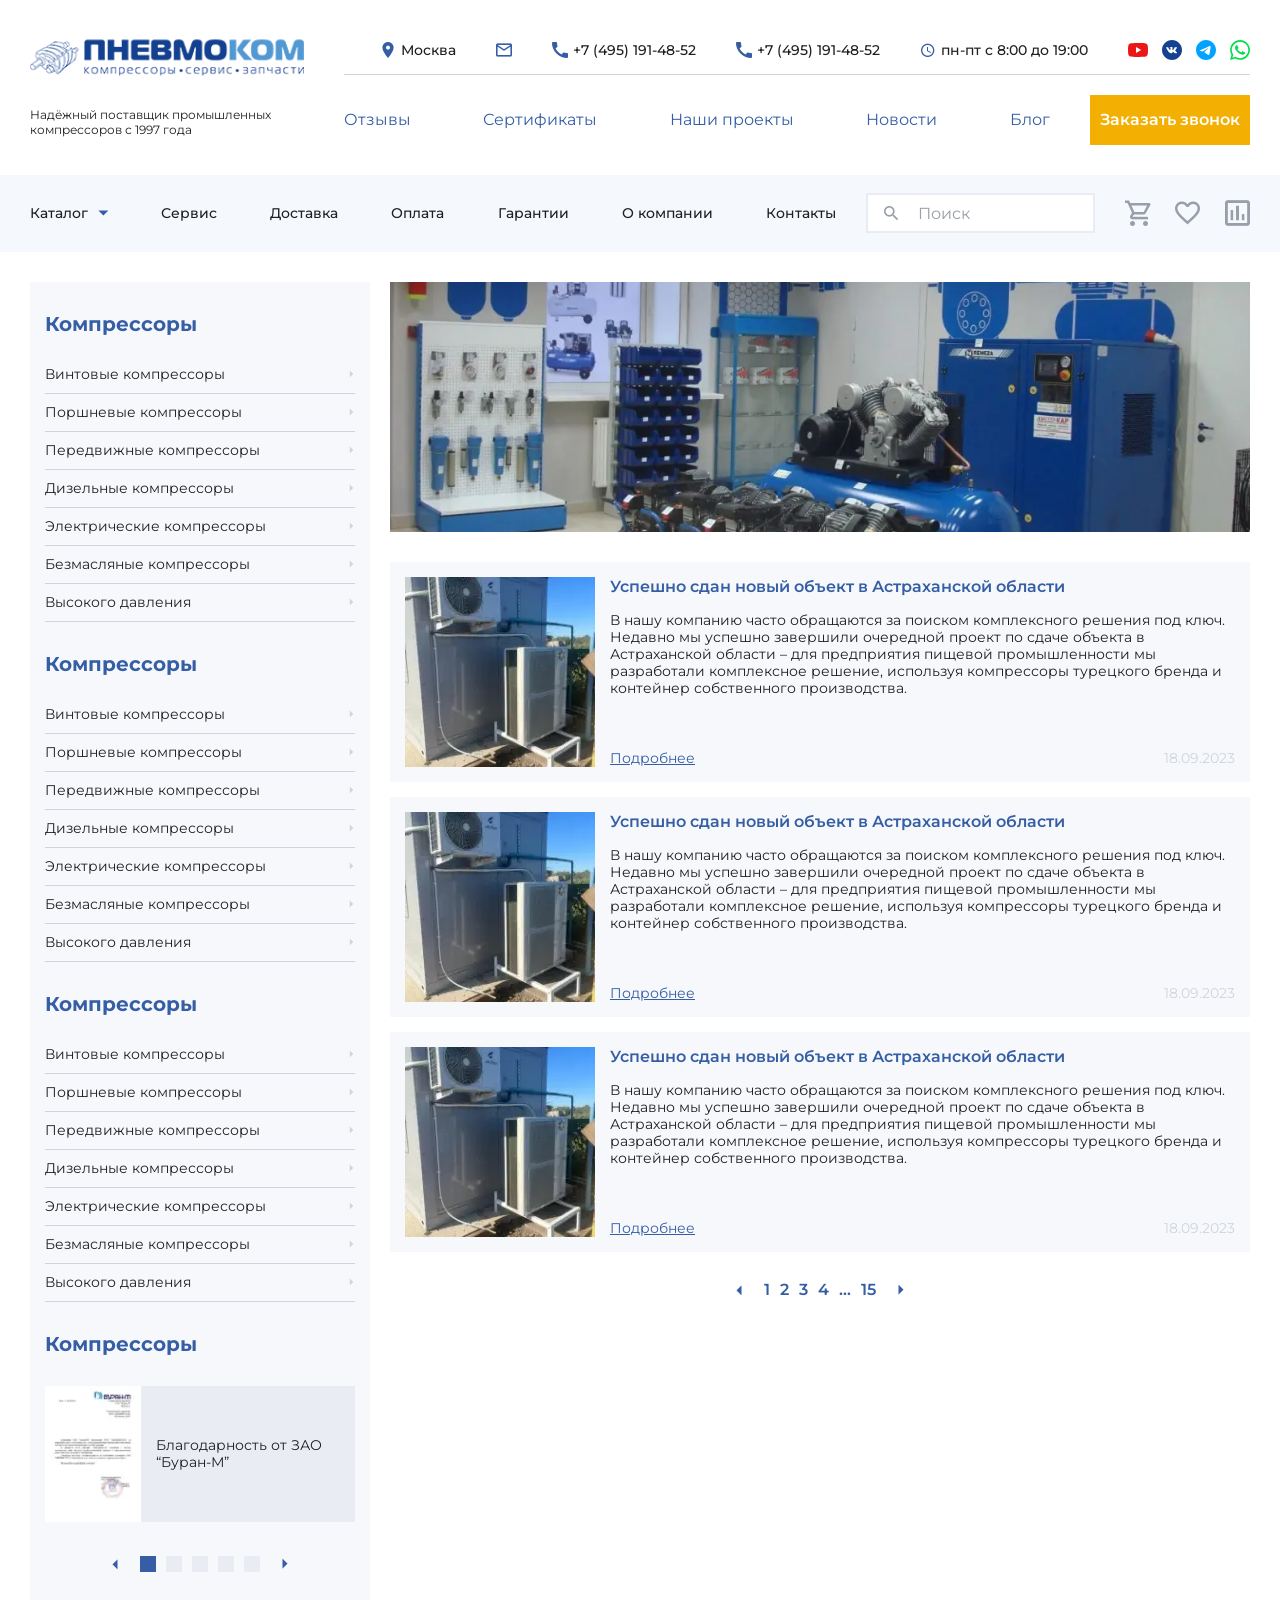
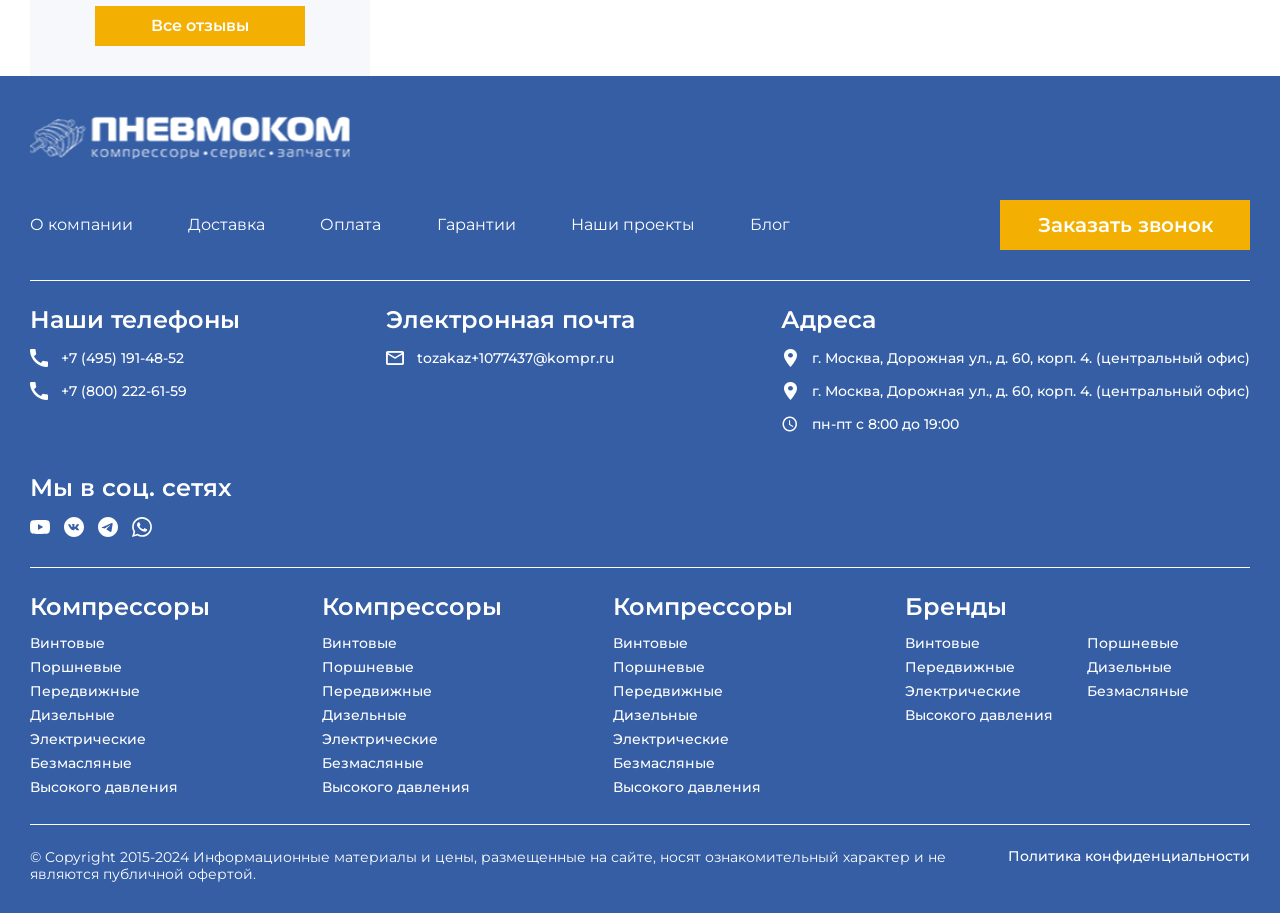
<file: blog.html>
<!DOCTYPE html>
<html lang="ru">

<head>
	<title>Блог</title>
	<meta charset="UTF-8">
	<meta name="format-detection" content="telephone=no">
	<!-- <style>body{opacity: 0;}</style> -->
	<link rel="stylesheet" href="css/style.min.css?_v=20240228213804">
	<link rel="shortcut icon" href="favicon.ico">
	<!-- <meta name="robots" content="noindex, nofollow"> -->
	<meta name="viewport" content="width=device-width, initial-scale=1.0">
</head>

<body class="archive">
	<div class="wrapper">
		<header class="header">
			<div class="header__top top-header">
				<div class="header__container">
					<div class="top-header__top">
						<div class="top-header__row-top">
							<a href="#" class="top-header__logo logo">
								<img src="img/logo.svg" alt="logo">
							</a>
							<div class="top-header__content">
								<div class="top-header__info info-header">
									<div class="info-header__row">
										<div data-popup="region" class="info-header__item _icon-geo">
											<span>Москва</span>
										</div>
										<a href="mailto:tozakaz+1077437@kompr.ru" class="info-header__item _email _icon-email">
											<span>tozakaz+1077437@kompr.ru</span>
										</a>
										<a href="tel:+74951914852" class="info-header__item _tel _icon-tel">
											<span>+7 (495) 191-48-52</span>
										</a>
										<a href="tel:+74951914852" class="info-header__item _tel _icon-tel">
											<span>+7 (495) 191-48-52</span>
										</a>
										<div class="info-header__item _clock _icon-clock">
											<span>пн-пт c 8:00 до 19:00</span>
										</div>
										<div class="info-header__item social">
											<div class="social__row">
												<a href="#" class="social__item">
													<img src="img/icons/yt.svg" alt="icon">
												</a>
												<a href="#" class="social__item">
													<img src="img/icons/vk.svg" alt="icon">
												</a>
												<a href="#" class="social__item">
													<img src="img/icons/tg.svg" alt="icon">
												</a>
												<a href="#" class="social__item">
													<img src="img/icons/wh.svg" alt="icon">
												</a>
											</div>
										</div>
									</div>
								</div>
							</div>
						</div>
					</div>
					<div class="top-header__bottom">
						<div class="top-header__row-bottom">
							<div class="top-header__text">
								<p>Надёжный поставщик промышленных компрессоров с 1997 года</p>
							</div>
							<div class="top-header__menu menu-top">
								<nav class="menu-top__body">
									<ul class="menu-top__list">
										<li class="menu-top__item">
											<a href="" class="menu-top__link">Отзывы</a>
										</li>
										<li class="menu-top__item">
											<a href="" class="menu-top__link">Сертификаты</a>
										</li>
										<li class="menu-top__item">
											<a href="" class="menu-top__link">Наши проекты</a>
										</li>
										<li class="menu-top__item">
											<a href="" class="menu-top__link">Новости</a>
										</li>
										<li class="menu-top__item">
											<a href="" class="menu-top__link">Блог</a>
										</li>
									</ul>
								</nav>
								<button data-popup="#order" class="menu-top__btn btn">Заказать звонок</button>
							</div>

						</div>
					</div>
				</div>
			</div>
			<div class="header__bottom bottom-header">
				<div class="bottom-header__container">
					<div class="bottom-header__row">
						<div class="bottom-header bottom-menu">
							<nav class="bottom-menu__body">
								<ul class="bottom-menu__list">
									<li class="bottom-menu__item _catalog _icon-triangle-arr">
										Каталог
										<!-- <a href="" class="bottom-menu__link">Каталог</a> -->
									</li>
									<li class="bottom-menu__item">
										<a href="#" class="bottom-menu__link">Сервис</a>
									</li>
									<li class="bottom-menu__item">
										<a href="#" class="bottom-menu__link">Доставка</a>
									</li>
									<li class="bottom-menu__item">
										<a href="#" class="bottom-menu__link">Оплата</a>
									</li>
									<li class="bottom-menu__item">
										<a href="#" class="bottom-menu__link">Гарантии</a>
									</li>
									<li class="bottom-menu__item">
										<a href="#" class="bottom-menu__link">О компании</a>
									</li>
									<li class="bottom-menu__item">
										<a href="#" class="bottom-menu__link">Контакты</a>
									</li>
								</ul>
							</nav>
						</div>
						<div class="bottom-header__search _icon-search">
							<input type="text" placeholder="Поиск" class="input">
						</div>
						<div class="bottom-header__buttons">
							<a href="" class="bottom-header__icon _icon-cart"></a>
							<a href="" class="bottom-header__icon _icon-like"></a>
							<a href="" class="bottom-header__icon _icon-compare"></a>
						</div>
					</div>
				</div>
			</div>
			<div class="header__catalog catalog-header">
				<button class="catalog-header__cross cross"><img src="img/icons/cross.svg" alt="icon"></button>
				<div class="catalog-header__container">
					<div class="catalog-header__body">
						<div class="catalog-header__gird">
							<div class="catalog-header__block">
								<div class="catalog-header__title">Компрессоры</div>
								<ul class="catalog-header__list">
									<li class="catalog-header__li _icon-triangle-arr">
										<a href="" class="catalog-header__link">Винтовые</a>
									</li>
									<li class="catalog-header__li _icon-triangle-arr">
										<a href="" class="catalog-header__link">Поршневые</a>
									</li>
									<li class="catalog-header__li _icon-triangle-arr">
										<a href="" class="catalog-header__link">Передвижные</a>
									</li>
									<li class="catalog-header__li _icon-triangle-arr">
										<a href="" class="catalog-header__link">Дизельные</a>
									</li>
									<li class="catalog-header__li _icon-triangle-arr">
										<a href="" class="catalog-header__link">Электрические</a>
									</li>
									<li class="catalog-header__li _icon-triangle-arr">
										<a href="" class="catalog-header__link">Масляные</a>
									</li>
									<li class="catalog-header__li _icon-triangle-arr">
										<a href="" class="catalog-header__link">Высокого давления</a>
									</li>
								</ul>
							</div>
							<div class="catalog-header__block">
								<div class="catalog-header__title">На складе</div>
								<ul class="catalog-header__list">
									<li class="catalog-header__li _icon-triangle-arr">
										<a href="" class="catalog-header__link">Поршневые компрессоры на складе</a>
									</li>
									<li class="catalog-header__li _icon-triangle-arr">
										<a href="" class="catalog-header__link">Запчасти для компрессоров</a>
									</li>
								</ul>
							</div>
							<div class="catalog-header__block">
								<div class="catalog-header__title">Модульные станции (МКС)</div>
								<ul class="catalog-header__list">
									<li class="catalog-header__li _icon-triangle-arr">
										<a href="" class="catalog-header__link">Блочные компрессорные станции</a>
									</li>
									<li class="catalog-header__li _icon-triangle-arr">
										<a href="" class="catalog-header__link">Блочные азотные станции</a>
									</li>
									<li class="catalog-header__li _icon-triangle-arr">
										<a href="" class="catalog-header__link">Блочные кислородные станции</a>
									</li>
								</ul>
							</div>
							<div class="catalog-header__block">
								<div class="catalog-header__title">Запасные части</div>
								<ul class="catalog-header__list">
									<li class="catalog-header__li _icon-triangle-arr">
										<a href="" class="catalog-header__link">Для винтового</a>
									</li>
									<li class="catalog-header__li _icon-triangle-arr">
										<a href="" class="catalog-header__link">Для поршневого</a>
									</li>
									<li class="catalog-header__li _icon-triangle-arr">
										<a href="" class="catalog-header__link">Для дизельного</a>
									</li>
									<li class="catalog-header__li _icon-triangle-arr">
										<a href="" class="catalog-header__link">Наборы для ТО</a>
									</li>
									<li class="catalog-header__li _icon-triangle-arr">
										<a href="" class="catalog-header__link">Компрессорные головки</a>
									</li>
								</ul>
							</div>
							<div class="catalog-header__block">
								<div class="catalog-header__title">Пескоструйные аппараты</div>
								<ul class="catalog-header__list">
									<li class="catalog-header__li _icon-triangle-arr">
										<a href="" class="catalog-header__link">Бежецкий завод (АСО)</a>
									</li>
									<li class="catalog-header__li _icon-triangle-arr">
										<a href="" class="catalog-header__link">Великолукский завод (DSG)</a>
									</li>
								</ul>
							</div>
							<div class="catalog-header__block">
								<div class="catalog-header__title">Бренды</div>
								<ul class="catalog-header__list">
									<li class="catalog-header__li _icon-triangle-arr">
										<a href="" class="catalog-header__link">ABAC</a>
									</li>
									<li class="catalog-header__li _icon-triangle-arr">
										<a href="" class="catalog-header__link">ALUP</a>
									</li>
									<li class="catalog-header__li _icon-triangle-arr">
										<a href="" class="catalog-header__link">Atmos</a>
									</li>
									<li class="catalog-header__li _icon-triangle-arr">
										<a href="" class="catalog-header__link">Ceccato</a>
									</li>
									<li class="catalog-header__li _icon-triangle-arr">
										<a href="" class="catalog-header__link">Comprag</a>
									</li>
									<li class="catalog-header__li _icon-triangle-arr">
										<a href="" class="catalog-header__link">ABAC</a>
									</li>
									<li class="catalog-header__li _icon-triangle-arr">
										<a href="" class="catalog-header__link">ALUP</a>
									</li>
									<li class="catalog-header__li _icon-triangle-arr">
										<a href="" class="catalog-header__link">Atmos</a>
									</li>
									<li class="catalog-header__li _icon-triangle-arr">
										<a href="" class="catalog-header__link">Ceccato</a>
									</li>
									<li class="catalog-header__li _icon-triangle-arr">
										<a href="" class="catalog-header__link">Comprag</a>
									</li>
								</ul>
							</div>
						</div>
					</div>
				</div>
			</div>
			<div class="header__company catalog-header">
				<button class="catalog-header__cross cross"><img src="img/icons/cross.svg" alt="icon"></button>
				<div class="catalog-header__container">
					<div class="catalog-header__body">
						<div class="catalog-header__gird">
							<div class="catalog-header__block">
								<div class="catalog-header__title">Компрессоры</div>
								<ul class="catalog-header__list">
									<li class="catalog-header__li _icon-triangle-arr">
										<a href="" class="catalog-header__link">Винтовые</a>
									</li>
									<li class="catalog-header__li _icon-triangle-arr">
										<a href="" class="catalog-header__link">Поршневые</a>
									</li>
									<li class="catalog-header__li _icon-triangle-arr">
										<a href="" class="catalog-header__link">Передвижные</a>
									</li>
									<li class="catalog-header__li _icon-triangle-arr">
										<a href="" class="catalog-header__link">Дизельные</a>
									</li>
									<li class="catalog-header__li _icon-triangle-arr">
										<a href="" class="catalog-header__link">Электрические</a>
									</li>
									<li class="catalog-header__li _icon-triangle-arr">
										<a href="" class="catalog-header__link">Масляные</a>
									</li>
									<li class="catalog-header__li _icon-triangle-arr">
										<a href="" class="catalog-header__link">Высокого давления</a>
									</li>
								</ul>
							</div>
						</div>
					</div>
				</div>
			</div>
			<div class="header__menu-mobile mobile-menu">
				<div class="mobile-menu__row">
					<button class="mobile-menu__item _company">
						<span class="mobile-menu__icon _icon-burger"></span>
						<span class="mobile-menu__text">Компания</span>
					</button>
					<button class="mobile-menu__item _catalog">
						<span class="mobile-menu__icon _icon-catalog"></span>
						<span class="mobile-menu__text">Каталог</span>
					</button>
					<button class="mobile-menu__item">
						<span class="mobile-menu__icon _icon-cart"></span>
						<span class="mobile-menu__text">Корзина</span>
					</button>
					<button class="mobile-menu__item">
						<span class="mobile-menu__icon _icon-like"></span>
						<span class="mobile-menu__text">Избранное</span>
					</button>
					<button class="mobile-menu__item">
						<span class="mobile-menu__icon _icon-compare"></span>
						<span class="mobile-menu__text">Сравнение</span>
					</button>
					<button class="mobile-menu__item">
						<span class="mobile-menu__icon _icon-tel"></span>
						<span class="mobile-menu__text">Контакты</span>
					</button>
				</div>
			</div>
		</header>
		<div class="wrapper__row">
			<aside class="page__sidebar sidebar">
				<div class="sidebar__body">
					<div class="sidebar__block widget">
						<h3 class="widget__title widget-title">Компрессоры</h3>
						<ul class="widget__list">
							<li class="widget__li">
								<a href="" class="widget__link">Винтовые компрессоры</a>
							</li>
							<li class="widget__li">
								<a href="" class="widget__link">Поршневые компрессоры</a>
							</li>
							<li class="widget__li">
								<a href="" class="widget__link">Передвижные компрессоры</a>
							</li>
							<li class="widget__li">
								<a href="" class="widget__link">Дизельные компрессоры</a>
							</li>
							<li class="widget__li">
								<a href="" class="widget__link">Электрические компрессоры</a>
							</li>
							<li class="widget__li">
								<a href="" class="widget__link">Безмасляные компрессоры</a>
							</li>
							<li class="widget__li">
								<a href="" class="widget__link">Высокого давления</a>
							</li>
						</ul>
					</div>
					<div class="sidebar__block widget">
						<h3 class="widget__title widget-title">Компрессоры</h3>
						<ul class="widget__list">
							<li class="widget__li">
								<a href="" class="widget__link">Винтовые компрессоры</a>
							</li>
							<li class="widget__li">
								<a href="" class="widget__link">Поршневые компрессоры</a>
							</li>
							<li class="widget__li">
								<a href="" class="widget__link">Передвижные компрессоры</a>
							</li>
							<li class="widget__li">
								<a href="" class="widget__link">Дизельные компрессоры</a>
							</li>
							<li class="widget__li">
								<a href="" class="widget__link">Электрические компрессоры</a>
							</li>
							<li class="widget__li">
								<a href="" class="widget__link">Безмасляные компрессоры</a>
							</li>
							<li class="widget__li">
								<a href="" class="widget__link">Высокого давления</a>
							</li>
						</ul>
					</div>
					<div class="sidebar__block widget">
						<h3 class="widget__title widget-title">Компрессоры</h3>
						<ul class="widget__list">
							<li class="widget__li">
								<a href="" class="widget__link">Винтовые компрессоры</a>
							</li>
							<li class="widget__li">
								<a href="" class="widget__link">Поршневые компрессоры</a>
							</li>
							<li class="widget__li">
								<a href="" class="widget__link">Передвижные компрессоры</a>
							</li>
							<li class="widget__li">
								<a href="" class="widget__link">Дизельные компрессоры</a>
							</li>
							<li class="widget__li">
								<a href="" class="widget__link">Электрические компрессоры</a>
							</li>
							<li class="widget__li">
								<a href="" class="widget__link">Безмасляные компрессоры</a>
							</li>
							<li class="widget__li">
								<a href="" class="widget__link">Высокого давления</a>
							</li>
						</ul>
					</div>
					<div class="sidebar__block widget">
						<h3 class="widget__title widget-title">Компрессоры</h3>
						<div class="widget__slider swiper">
							<div class="widget__wrapper swiper-wrapper">
								<div class="widget__slide swiper-slide">
									<picture><source srcset="img/sidebar/image-01.webp" type="image/webp"><img src="img/sidebar/image-01.jpeg" alt="image"></picture>
									<p>Благодарность от ЗАО “Буран-М”</p>
								</div>
								<div class="widget__slide swiper-slide">
									<picture><source srcset="img/sidebar/image-01.webp" type="image/webp"><img src="img/sidebar/image-01.jpeg" alt="image"></picture>
									<p>Благодарность от ЗАО “Буран-М”</p>
								</div>
								<div class="widget__slide swiper-slide">
									<picture><source srcset="img/sidebar/image-01.webp" type="image/webp"><img src="img/sidebar/image-01.jpeg" alt="image"></picture>
									<p>Благодарность от ЗАО “Буран-М”</p>
								</div>
								<div class="widget__slide swiper-slide">
									<picture><source srcset="img/sidebar/image-01.webp" type="image/webp"><img src="img/sidebar/image-01.jpeg" alt="image"></picture>
									<p>Благодарность от ЗАО “Буран-М”</p>
								</div>
								<div class="widget__slide swiper-slide">
									<picture><source srcset="img/sidebar/image-01.webp" type="image/webp"><img src="img/sidebar/image-01.jpeg" alt="image"></picture>
									<p>Благодарность от ЗАО “Буран-М”</p>
								</div>
							</div>
							<div class="widget__pagination-row pagination-row">
								<button class="pagination-row__arr pagination-row__arr_prev _icon-triangle-arr"></button>
								<div class="pagination-row__pagination pagination"></div>
								<button class="pagination-row__arr pagination-row__arr_next _icon-triangle-arr"></button>
							</div>
							<a href="" class="widget__btn btn">Все отзывы</a>
						</div>
					</div>
				</div>
			</aside>
			<main class="page">
				<div class="page__main-section main-section main-section_preview">
					<div class="main-section__image-ibg">
						<picture><source srcset="img/main-section/image-01.webp" type="image/webp"><img src="img/main-section/image-01.jpg" alt=""></picture>
					</div>
				</div>
				<section class="page__blog blog">
					<a href="#" class="blog__item item-blog">
						<div class="item-blog__image-ibg">
							<picture><source srcset="img/blog/image-01.webp" type="image/webp"><img src="img/blog/image-01.jpeg" alt="image"></picture>
						</div>
						<div class="item-blog__content">
							<h4 class="item-blog__title">Успешно сдан новый объект в Астраханской области</h4>
							<div class="item-blog__text">
								В нашу компанию часто обращаются за поиском комплексного решения под ключ.
								Недавно мы успешно завершили очередной проект
								по сдаче объекта в Астраханской области – для предприятия пищевой промышленности
								мы разработали комплексное решение,
								используя компрессоры турецкого бренда и контейнер собственного производства.
							</div>
							<div class="item-blog__bottom">
								<div class="item-blog__link">Подробнее</div>
								<div class="item-blog__date">18.09.2023</div>
							</div>
						</div>
					</a>
					<a href="#" class="blog__item item-blog">
						<div class="item-blog__image-ibg">
							<picture><source srcset="img/blog/image-01.webp" type="image/webp"><img src="img/blog/image-01.jpeg" alt="image"></picture>
						</div>
						<div class="item-blog__content">
							<h4 class="item-blog__title">Успешно сдан новый объект в Астраханской области</h4>
							<div class="item-blog__text">
								В нашу компанию часто обращаются за поиском комплексного решения под ключ.
								Недавно мы успешно завершили очередной проект
								по сдаче объекта в Астраханской области – для предприятия пищевой промышленности
								мы разработали комплексное решение,
								используя компрессоры турецкого бренда и контейнер собственного производства.
							</div>
							<div class="item-blog__bottom">
								<div class="item-blog__link">Подробнее</div>
								<div class="item-blog__date">18.09.2023</div>
							</div>
						</div>
					</a>
					<a href="#" class="blog__item item-blog">
						<div class="item-blog__image-ibg">
							<picture><source srcset="img/blog/image-01.webp" type="image/webp"><img src="img/blog/image-01.jpeg" alt="image"></picture>
						</div>
						<div class="item-blog__content">
							<h4 class="item-blog__title">Успешно сдан новый объект в Астраханской области</h4>
							<div class="item-blog__text">
								В нашу компанию часто обращаются за поиском комплексного решения под ключ.
								Недавно мы успешно завершили очередной проект
								по сдаче объекта в Астраханской области – для предприятия пищевой промышленности
								мы разработали комплексное решение,
								используя компрессоры турецкого бренда и контейнер собственного производства.
							</div>
							<div class="item-blog__bottom">
								<div class="item-blog__link">Подробнее</div>
								<div class="item-blog__date">18.09.2023</div>
							</div>
						</div>
					</a>
					<div class="blog__pagination link-pagination">
						<a href="#" class="prev _icon-triangle-arr"></a>
						<a href="#" class="page-numbers">1</a>
						<a href="#" class="page-numbers">2</a>
						<a href="#" class="page-numbers">3</a>
						<a href="#" class="page-numbers">4</a>
						<a href="#" class="page-numbers">...</a>
						<a href="#" class="page-numbers">15</a>
						<a href="#" class="next _icon-triangle-arr"></a>
					</div>
				</section>
			</main>
		</div>

		<footer class="footer">
			<div class="footer__container">
				<div class="footer__item-block top-footer">
					<div class="top-footer__row">
						<div class="top-footer__logo logo">
							<img src="img/footer-logo.svg" alt="">
						</div>
						<div class="top-footer__menu menu-footer">
							<nav class="menu-footer__body">
								<ul class="menu-footer__list">
									<li class="menu-footer__item">
										<a href="" class="menu-footer__link">О компании</a>
									</li>
									<li class="menu-footer__item">
										<a href="" class="menu-footer__link">Доставка</a>
									</li>
									<li class="menu-footer__item">
										<a href="" class="menu-footer__link">Оплата</a>
									</li>
									<li class="menu-footer__item">
										<a href="" class="menu-footer__link">Гарантии</a>
									</li>
									<li class="menu-footer__item">
										<a href="" class="menu-footer__link">Наши проекты</a>
									</li>
									<li class="menu-footer__item">
										<a href="" class="menu-footer__link">Блог</a>
									</li>
								</ul>
							</nav>
						</div>
						<button data-popup="#order" class="top-footer__btn btn">Заказать звонок</button>
					</div>
				</div>
				<div class="footer__item-block contacts-footer">
					<div class="contacts-footer__row">
						<div class="contacts-footer__block">
							<div class="contacts-footer__title title-avg">Наши телефоны</div>
							<a href="tel:+74951914852" class="contacts-footer__item _icon-tel">+7 (495) 191-48-52</a>
							<a href="tel:+78002226159" class="contacts-footer__item _icon-tel">+7 (800) 222-61-59</a>
						</div>
						<div class="contacts-footer__block">
							<div class="contacts-footer__title title-avg">Электронная почта</div>
							<a href="email:+74951914852" class="contacts-footer__item _icon-email">tozakaz+1077437@kompr.ru</a>
						</div>
						<div class="contacts-footer__block">
							<div class="contacts-footer__title title-avg">Адреса</div>
							<div class="contacts-footer__item _icon-geo">
								г. Москва, Дорожная ул., д. 60, корп. 4. (центральный офис)
							</div>
							<div class="contacts-footer__item _icon-geo">
								г. Москва, Дорожная ул., д. 60, корп. 4. (центральный офис)
							</div>
							<div class="contacts-footer__item _icon-clock">
								пн-пт c 8:00 до 19:00
							</div>
						</div>
						<div class="contacts-footer__block">
							<div class="contacts-footer__title title-avg">Мы в соц. сетях</div>
							<div class="contacts-footer__social social">
								<div class="social__row">
									<a href="#" class="social__item">
										<img src="img/icons/yt-footer.svg" alt="icon">
									</a>
									<a href="#" class="social__item">
										<img src="img/icons/vk-footer.svg" alt="icon">
									</a>
									<a href="#" class="social__item">
										<img src="img/icons/tg-footer.svg" alt="icon">
									</a>
									<a href="#" class="social__item">
										<img src="img/icons/wh-footer.svg" alt="icon">
									</a>
								</div>
							</div>
						</div>
					</div>
				</div>
				<div class="footer__item-block catalog-footer">
					<div class="catalog-footer__row">
						<div class="catalog-footer__item">
							<div class="contacts-footer__title title-avg">Компрессоры</div>
							<ul class="catalog-footer__list">
								<li class="catalog-footer__item">
									<a href="" class="catalog-footer__link">Винтовые</a>
								</li>
								<li class="catalog-footer__item">
									<a href="" class="catalog-footer__link">Поршневые</a>
								</li>
								<li class="catalog-footer__item">
									<a href="" class="catalog-footer__link">Передвижные</a>
								</li>
								<li class="catalog-footer__item">
									<a href="" class="catalog-footer__link">Дизельные</a>
								</li>
								<li class="catalog-footer__item">
									<a href="" class="catalog-footer__link">Электрические</a>
								</li>
								<li class="catalog-footer__item">
									<a href="" class="catalog-footer__link">Безмасляные</a>
								</li>
								<li class="catalog-footer__item">
									<a href="" class="catalog-footer__link">Высокого давления</a>
								</li>
							</ul>
						</div>
						<div class="catalog-footer__item">
							<div class="contacts-footer__title title-avg">Компрессоры</div>
							<ul class="catalog-footer__list">
								<li class="catalog-footer__item">
									<a href="" class="catalog-footer__link">Винтовые</a>
								</li>
								<li class="catalog-footer__item">
									<a href="" class="catalog-footer__link">Поршневые</a>
								</li>
								<li class="catalog-footer__item">
									<a href="" class="catalog-footer__link">Передвижные</a>
								</li>
								<li class="catalog-footer__item">
									<a href="" class="catalog-footer__link">Дизельные</a>
								</li>
								<li class="catalog-footer__item">
									<a href="" class="catalog-footer__link">Электрические</a>
								</li>
								<li class="catalog-footer__item">
									<a href="" class="catalog-footer__link">Безмасляные</a>
								</li>
								<li class="catalog-footer__item">
									<a href="" class="catalog-footer__link">Высокого давления</a>
								</li>
							</ul>
						</div>
						<div class="catalog-footer__item">
							<div class="contacts-footer__title title-avg">Компрессоры</div>
							<ul class="catalog-footer__list">
								<li class="catalog-footer__item">
									<a href="" class="catalog-footer__link">Винтовые</a>
								</li>
								<li class="catalog-footer__item">
									<a href="" class="catalog-footer__link">Поршневые</a>
								</li>
								<li class="catalog-footer__item">
									<a href="" class="catalog-footer__link">Передвижные</a>
								</li>
								<li class="catalog-footer__item">
									<a href="" class="catalog-footer__link">Дизельные</a>
								</li>
								<li class="catalog-footer__item">
									<a href="" class="catalog-footer__link">Электрические</a>
								</li>
								<li class="catalog-footer__item">
									<a href="" class="catalog-footer__link">Безмасляные</a>
								</li>
								<li class="catalog-footer__item">
									<a href="" class="catalog-footer__link">Высокого давления</a>
								</li>
							</ul>
						</div>
						<div class="catalog-footer__item">
							<div class="contacts-footer__title title-avg">Бренды</div>
							<ul class="catalog-footer__list">
								<li class="catalog-footer__item">
									<a href="" class="catalog-footer__link">Винтовые</a>
								</li>
								<li class="catalog-footer__item">
									<a href="" class="catalog-footer__link">Поршневые</a>
								</li>
								<li class="catalog-footer__item">
									<a href="" class="catalog-footer__link">Передвижные</a>
								</li>
								<li class="catalog-footer__item">
									<a href="" class="catalog-footer__link">Дизельные</a>
								</li>
								<li class="catalog-footer__item">
									<a href="" class="catalog-footer__link">Электрические</a>
								</li>
								<li class="catalog-footer__item">
									<a href="" class="catalog-footer__link">Безмасляные</a>
								</li>
								<li class="catalog-footer__item">
									<a href="" class="catalog-footer__link">Высокого давления</a>
								</li>
							</ul>
						</div>
					</div>
				</div>
				<div class="footer__item-block bottom-footer">
					<div class="bottom-footer__copy">
						© Copyright 2015-2024 Информационные материалы и цены, размещенные на сайте, носят ознакомительный характер и не
						являются публичной офертой.
					</div>
					<a href="" class="bottom-footer__link">
						Политика конфиденциальности
					</a>
				</div>
			</div>
		</footer>
	</div>
	<div id="price" aria-hidden="true" class="popup">
		<div class="popup__wrapper">
			<div class="popup__content">
				<button data-close type="button" class="popup__close">
					<img src="img/icons/cross.svg" alt="icon">
				</button>
				<div class="popup__row">
					<div class="popup__left">
						<div class="popup__left-body">
							<div class="popup__image">
								<picture><source srcset="img/catalog/image-01.webp" type="image/webp"><img src="img/catalog/image-01.png" alt="image"></picture>
							</div>
							<div class="popup__title">
								Винтовой компрессор Abac Micron 1108-270, 8 бар
							</div>
						</div>
					</div>
					<div class="popup__right">
						<div class="popup__title title">Узнать цену</div>
						<div class="popup__text">
							Наш менеджер ответит вам в самое ближайшее время
						</div>
						<div class="popup__form form-popup">
							<form action="#">
								<div class="form-popup__grid">
									<input placeholder="Имя*" type="text" class="input">
									<input placeholder="Телефон*" type="tel" class="input input_tel">
									<input placeholder="Сообщение*" type="text" class="input input_big">
								</div>

							</form>
							<div class="form-popup__check">
								<label><input type="checkbox"><span>Отправляя Заявку, я даю согласие на обработку
										своих персональных данных, согласно <a href="#">Политики
											конфиденциальности</a></span></label>
							</div>
							<div class="form-popup__btn-wrap">
								<button type="submit" class="form-popup__btn btn">Отправить вопрос</button>
							</div>
						</div>
					</div>
				</div>
			</div>
		</div>
	</div>

	<div id="order" aria-hidden="true" class="popup">
		<div class="popup__wrapper">
			<div class="popup__content">
				<button data-close type="button" class="popup__close">
					<img src="img/icons/cross.svg" alt="icon">
				</button>
				<div class="popup__right">
					<div class="popup__title title">Узнать цену</div>
					<div class="popup__text">
						Наш менеджер ответит вам в самое ближайшее время
					</div>
					<div class="popup__form form-popup">
						<form action="#">
							<div class="form-popup__grid">
								<input placeholder="Имя*" type="text" class="input">
								<input placeholder="Телефон*" type="tel" class="input input_tel">
								<input placeholder="Сообщение*" type="text" class="input input_big">
							</div>

						</form>
						<div class="form-popup__check">
							<label><input type="checkbox"><span>Отправляя Заявку, я даю согласие на обработку
									своих персональных данных, согласно <a href="#">Политики
										конфиденциальности</a></span></label>
						</div>
						<div class="form-popup__btn-wrap">
							<button type="submit" class="form-popup__btn btn">Отправить вопрос</button>
						</div>
					</div>
				</div>
			</div>
		</div>
	</div>

	<div id="lead" aria-hidden="true" class="popup">
		<div class="popup__wrapper">
			<div class="popup__content">
				<button data-close type="button" class="popup__close">
					<img src="img/icons/cross.svg" alt="icon">
				</button>
				<div class="popup__right">
					<div class="popup__title title">Узнать цену</div>
					<div class="popup__text">
						Наш менеджер ответит вам в самое ближайшее время
					</div>
					<div class="popup__form form-popup">
						<form action="#">
							<div class="form-popup__grid">
								<input placeholder="Имя*" type="text" class="input">
								<input placeholder="Телефон*" type="tel" class="input input_tel">
								<input placeholder="Сообщение*" type="text" class="input input_big">
							</div>

						</form>
						<div class="form-popup__check">
							<label><input type="checkbox"><span>Отправляя Заявку, я даю согласие на обработку
									своих персональных данных, согласно <a href="#">Политики
										конфиденциальности</a></span></label>
						</div>
						<div class="form-popup__btn-wrap">
							<button type="submit" class="form-popup__btn btn">Отправить вопрос</button>
						</div>
					</div>
				</div>
			</div>
		</div>
	</div>
	<script src="https://api-maps.yandex.ru/2.1/?apikey=ваш API-ключ&lang=ru_RU&_v=20240228213804">
	</script>
	<script src="js/app.min.js?_v=20240228213804"></script>
</body>

</html>
</file>
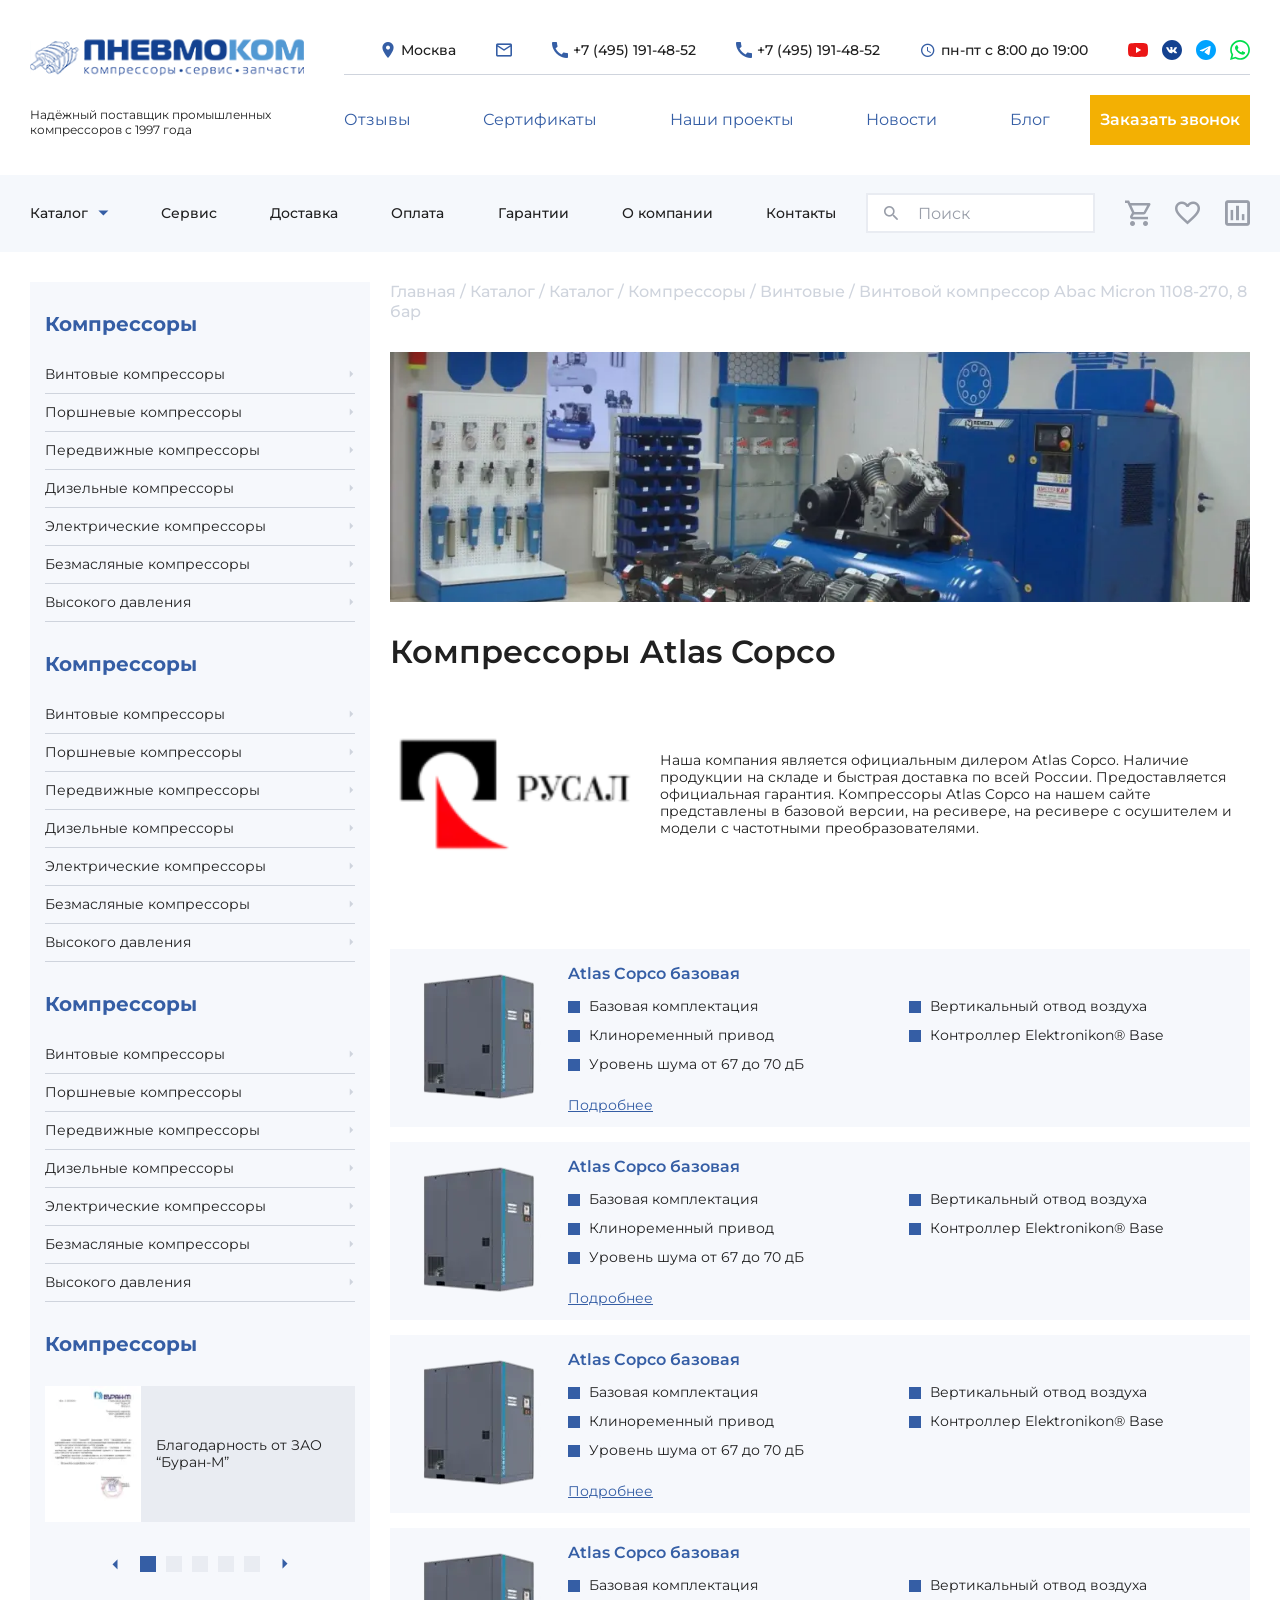
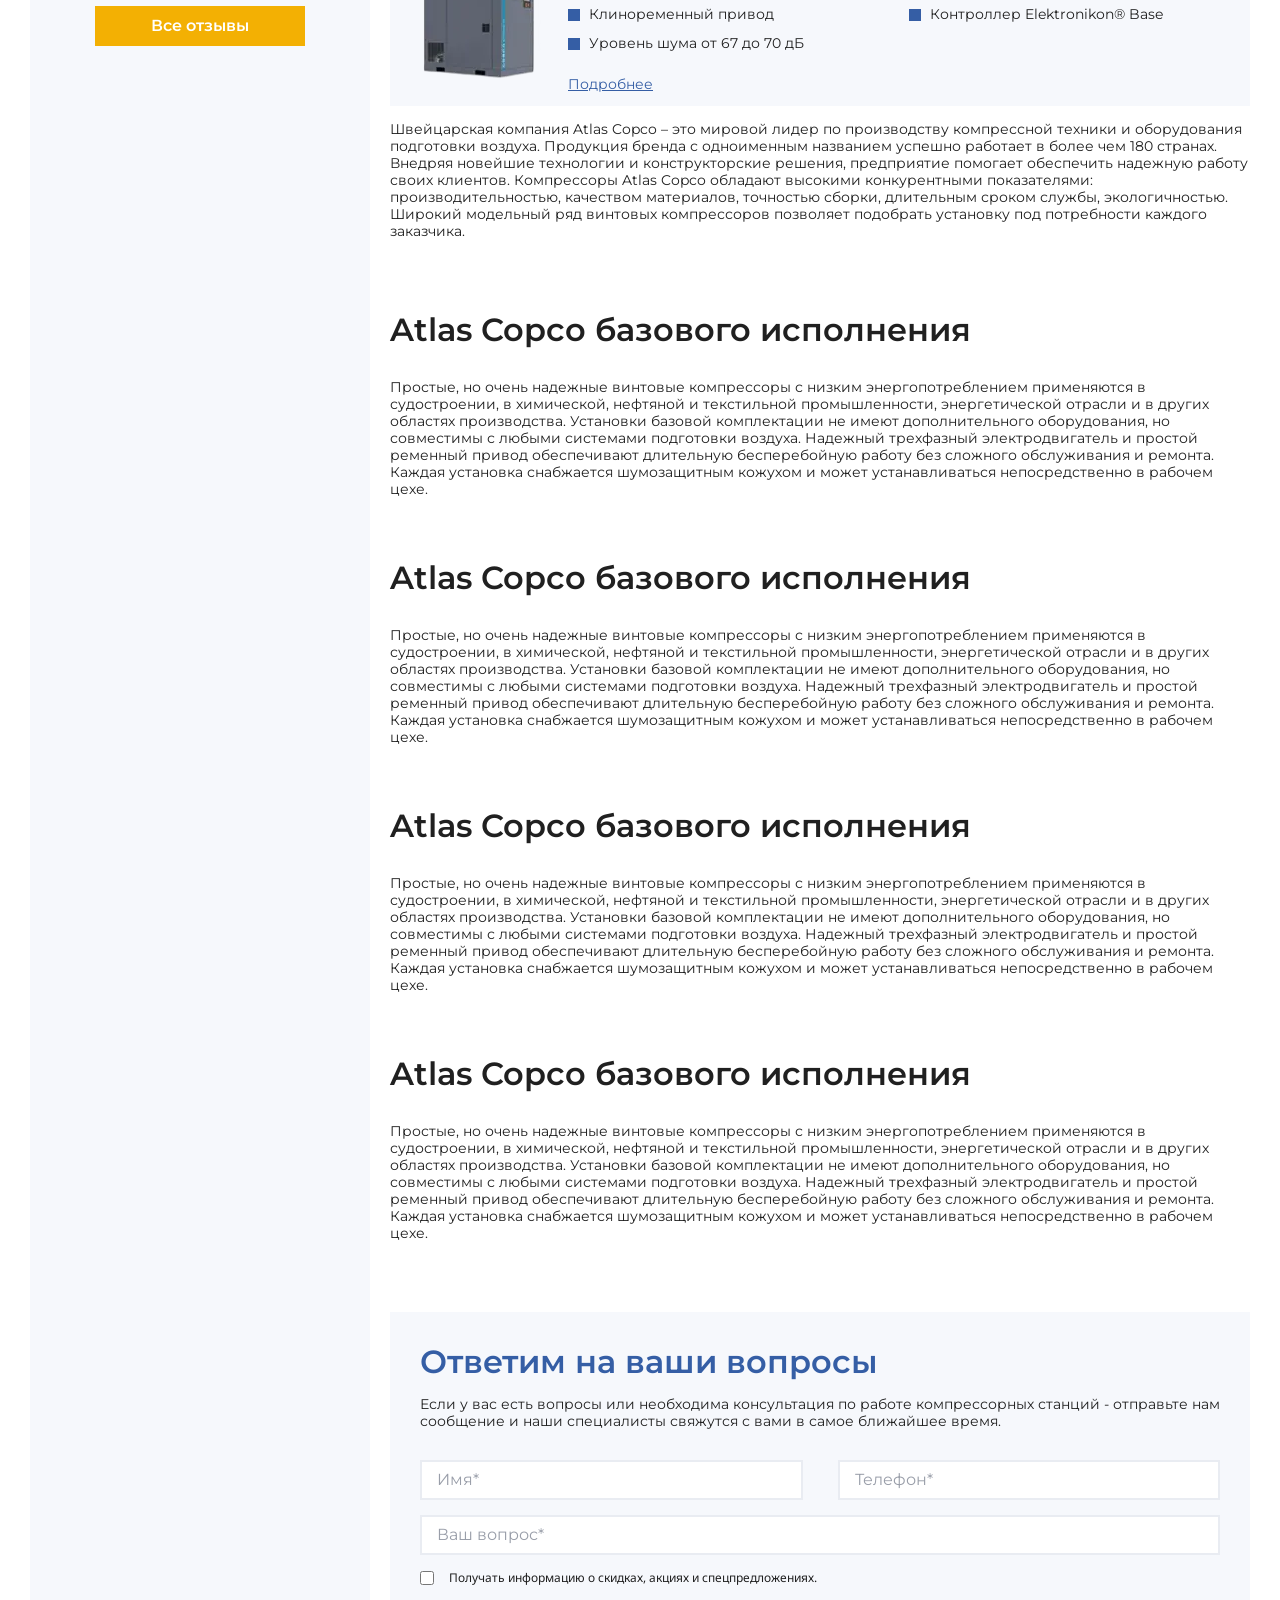
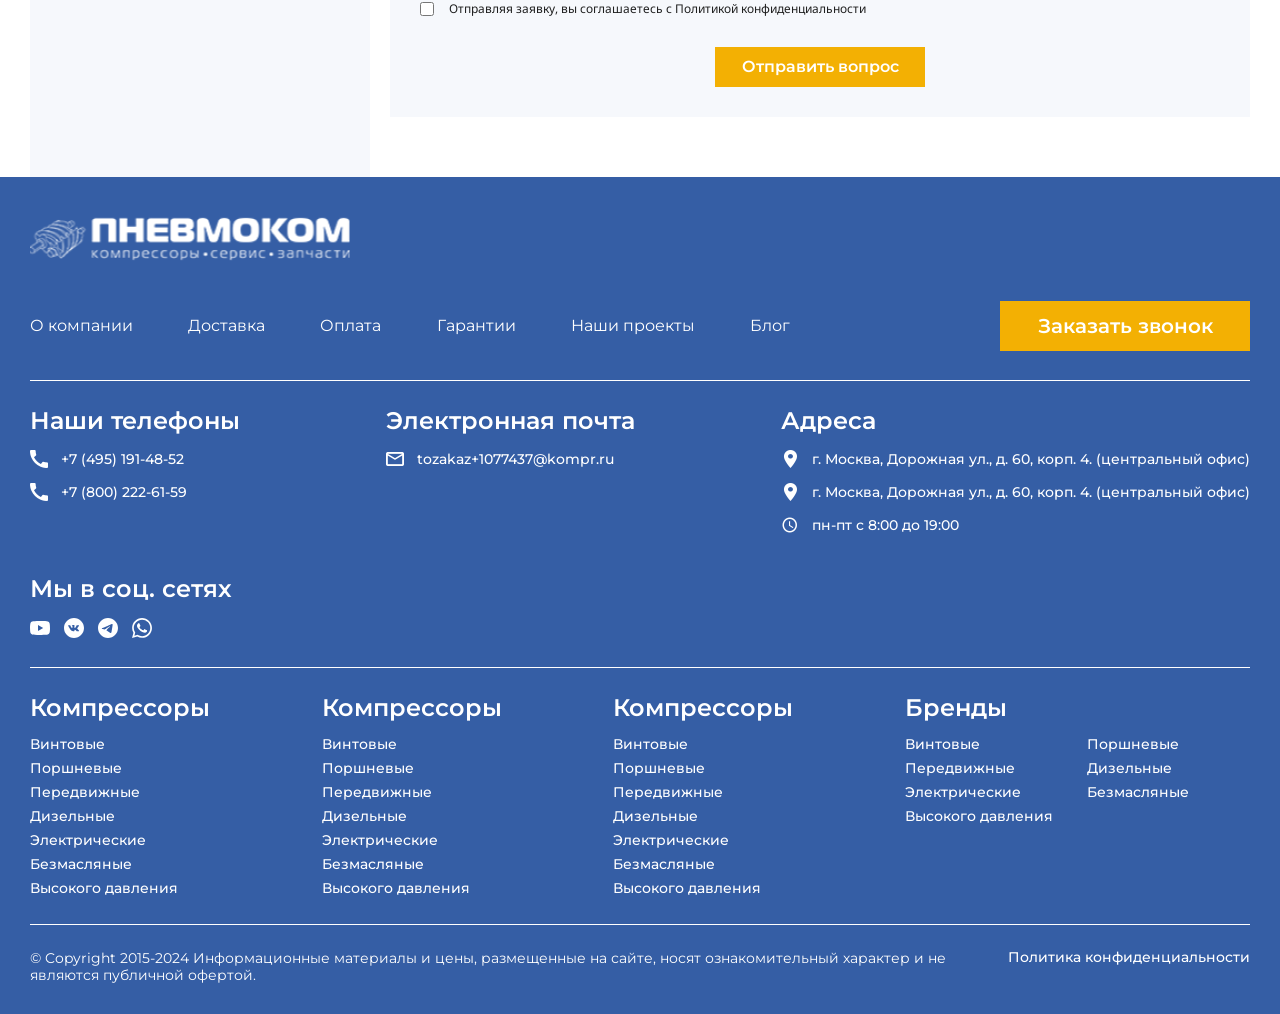
<file: brand.html>
<!DOCTYPE html>
<html lang="ru">

<head>
	<title>Команда</title>
	<meta charset="UTF-8">
	<meta name="format-detection" content="telephone=no">
	<!-- <style>body{opacity: 0;}</style> -->
	<link rel="stylesheet" href="css/style.min.css?_v=20240228213804">
	<link rel="shortcut icon" href="favicon.ico">
	<!-- <meta name="robots" content="noindex, nofollow"> -->
	<meta name="viewport" content="width=device-width, initial-scale=1.0">
</head>

<body class="archive">
	<div class="wrapper">
		<header class="header">
			<div class="header__top top-header">
				<div class="header__container">
					<div class="top-header__top">
						<div class="top-header__row-top">
							<a href="#" class="top-header__logo logo">
								<img src="img/logo.svg" alt="logo">
							</a>
							<div class="top-header__content">
								<div class="top-header__info info-header">
									<div class="info-header__row">
										<div data-popup="region" class="info-header__item _icon-geo">
											<span>Москва</span>
										</div>
										<a href="mailto:tozakaz+1077437@kompr.ru" class="info-header__item _email _icon-email">
											<span>tozakaz+1077437@kompr.ru</span>
										</a>
										<a href="tel:+74951914852" class="info-header__item _tel _icon-tel">
											<span>+7 (495) 191-48-52</span>
										</a>
										<a href="tel:+74951914852" class="info-header__item _tel _icon-tel">
											<span>+7 (495) 191-48-52</span>
										</a>
										<div class="info-header__item _clock _icon-clock">
											<span>пн-пт c 8:00 до 19:00</span>
										</div>
										<div class="info-header__item social">
											<div class="social__row">
												<a href="#" class="social__item">
													<img src="img/icons/yt.svg" alt="icon">
												</a>
												<a href="#" class="social__item">
													<img src="img/icons/vk.svg" alt="icon">
												</a>
												<a href="#" class="social__item">
													<img src="img/icons/tg.svg" alt="icon">
												</a>
												<a href="#" class="social__item">
													<img src="img/icons/wh.svg" alt="icon">
												</a>
											</div>
										</div>
									</div>
								</div>
							</div>
						</div>
					</div>
					<div class="top-header__bottom">
						<div class="top-header__row-bottom">
							<div class="top-header__text">
								<p>Надёжный поставщик промышленных компрессоров с 1997 года</p>
							</div>
							<div class="top-header__menu menu-top">
								<nav class="menu-top__body">
									<ul class="menu-top__list">
										<li class="menu-top__item">
											<a href="" class="menu-top__link">Отзывы</a>
										</li>
										<li class="menu-top__item">
											<a href="" class="menu-top__link">Сертификаты</a>
										</li>
										<li class="menu-top__item">
											<a href="" class="menu-top__link">Наши проекты</a>
										</li>
										<li class="menu-top__item">
											<a href="" class="menu-top__link">Новости</a>
										</li>
										<li class="menu-top__item">
											<a href="" class="menu-top__link">Блог</a>
										</li>
									</ul>
								</nav>
								<button data-popup="#order" class="menu-top__btn btn">Заказать звонок</button>
							</div>

						</div>
					</div>
				</div>
			</div>
			<div class="header__bottom bottom-header">
				<div class="bottom-header__container">
					<div class="bottom-header__row">
						<div class="bottom-header bottom-menu">
							<nav class="bottom-menu__body">
								<ul class="bottom-menu__list">
									<li class="bottom-menu__item _catalog _icon-triangle-arr">
										Каталог
										<!-- <a href="" class="bottom-menu__link">Каталог</a> -->
									</li>
									<li class="bottom-menu__item">
										<a href="#" class="bottom-menu__link">Сервис</a>
									</li>
									<li class="bottom-menu__item">
										<a href="#" class="bottom-menu__link">Доставка</a>
									</li>
									<li class="bottom-menu__item">
										<a href="#" class="bottom-menu__link">Оплата</a>
									</li>
									<li class="bottom-menu__item">
										<a href="#" class="bottom-menu__link">Гарантии</a>
									</li>
									<li class="bottom-menu__item">
										<a href="#" class="bottom-menu__link">О компании</a>
									</li>
									<li class="bottom-menu__item">
										<a href="#" class="bottom-menu__link">Контакты</a>
									</li>
								</ul>
							</nav>
						</div>
						<div class="bottom-header__search _icon-search">
							<input type="text" placeholder="Поиск" class="input">
						</div>
						<div class="bottom-header__buttons">
							<a href="" class="bottom-header__icon _icon-cart"></a>
							<a href="" class="bottom-header__icon _icon-like"></a>
							<a href="" class="bottom-header__icon _icon-compare"></a>
						</div>
					</div>
				</div>
			</div>
			<div class="header__catalog catalog-header">
				<button class="catalog-header__cross cross"><img src="img/icons/cross.svg" alt="icon"></button>
				<div class="catalog-header__container">
					<div class="catalog-header__body">
						<div class="catalog-header__gird">
							<div class="catalog-header__block">
								<div class="catalog-header__title">Компрессоры</div>
								<ul class="catalog-header__list">
									<li class="catalog-header__li _icon-triangle-arr">
										<a href="" class="catalog-header__link">Винтовые</a>
									</li>
									<li class="catalog-header__li _icon-triangle-arr">
										<a href="" class="catalog-header__link">Поршневые</a>
									</li>
									<li class="catalog-header__li _icon-triangle-arr">
										<a href="" class="catalog-header__link">Передвижные</a>
									</li>
									<li class="catalog-header__li _icon-triangle-arr">
										<a href="" class="catalog-header__link">Дизельные</a>
									</li>
									<li class="catalog-header__li _icon-triangle-arr">
										<a href="" class="catalog-header__link">Электрические</a>
									</li>
									<li class="catalog-header__li _icon-triangle-arr">
										<a href="" class="catalog-header__link">Масляные</a>
									</li>
									<li class="catalog-header__li _icon-triangle-arr">
										<a href="" class="catalog-header__link">Высокого давления</a>
									</li>
								</ul>
							</div>
							<div class="catalog-header__block">
								<div class="catalog-header__title">На складе</div>
								<ul class="catalog-header__list">
									<li class="catalog-header__li _icon-triangle-arr">
										<a href="" class="catalog-header__link">Поршневые компрессоры на складе</a>
									</li>
									<li class="catalog-header__li _icon-triangle-arr">
										<a href="" class="catalog-header__link">Запчасти для компрессоров</a>
									</li>
								</ul>
							</div>
							<div class="catalog-header__block">
								<div class="catalog-header__title">Модульные станции (МКС)</div>
								<ul class="catalog-header__list">
									<li class="catalog-header__li _icon-triangle-arr">
										<a href="" class="catalog-header__link">Блочные компрессорные станции</a>
									</li>
									<li class="catalog-header__li _icon-triangle-arr">
										<a href="" class="catalog-header__link">Блочные азотные станции</a>
									</li>
									<li class="catalog-header__li _icon-triangle-arr">
										<a href="" class="catalog-header__link">Блочные кислородные станции</a>
									</li>
								</ul>
							</div>
							<div class="catalog-header__block">
								<div class="catalog-header__title">Запасные части</div>
								<ul class="catalog-header__list">
									<li class="catalog-header__li _icon-triangle-arr">
										<a href="" class="catalog-header__link">Для винтового</a>
									</li>
									<li class="catalog-header__li _icon-triangle-arr">
										<a href="" class="catalog-header__link">Для поршневого</a>
									</li>
									<li class="catalog-header__li _icon-triangle-arr">
										<a href="" class="catalog-header__link">Для дизельного</a>
									</li>
									<li class="catalog-header__li _icon-triangle-arr">
										<a href="" class="catalog-header__link">Наборы для ТО</a>
									</li>
									<li class="catalog-header__li _icon-triangle-arr">
										<a href="" class="catalog-header__link">Компрессорные головки</a>
									</li>
								</ul>
							</div>
							<div class="catalog-header__block">
								<div class="catalog-header__title">Пескоструйные аппараты</div>
								<ul class="catalog-header__list">
									<li class="catalog-header__li _icon-triangle-arr">
										<a href="" class="catalog-header__link">Бежецкий завод (АСО)</a>
									</li>
									<li class="catalog-header__li _icon-triangle-arr">
										<a href="" class="catalog-header__link">Великолукский завод (DSG)</a>
									</li>
								</ul>
							</div>
							<div class="catalog-header__block">
								<div class="catalog-header__title">Бренды</div>
								<ul class="catalog-header__list">
									<li class="catalog-header__li _icon-triangle-arr">
										<a href="" class="catalog-header__link">ABAC</a>
									</li>
									<li class="catalog-header__li _icon-triangle-arr">
										<a href="" class="catalog-header__link">ALUP</a>
									</li>
									<li class="catalog-header__li _icon-triangle-arr">
										<a href="" class="catalog-header__link">Atmos</a>
									</li>
									<li class="catalog-header__li _icon-triangle-arr">
										<a href="" class="catalog-header__link">Ceccato</a>
									</li>
									<li class="catalog-header__li _icon-triangle-arr">
										<a href="" class="catalog-header__link">Comprag</a>
									</li>
									<li class="catalog-header__li _icon-triangle-arr">
										<a href="" class="catalog-header__link">ABAC</a>
									</li>
									<li class="catalog-header__li _icon-triangle-arr">
										<a href="" class="catalog-header__link">ALUP</a>
									</li>
									<li class="catalog-header__li _icon-triangle-arr">
										<a href="" class="catalog-header__link">Atmos</a>
									</li>
									<li class="catalog-header__li _icon-triangle-arr">
										<a href="" class="catalog-header__link">Ceccato</a>
									</li>
									<li class="catalog-header__li _icon-triangle-arr">
										<a href="" class="catalog-header__link">Comprag</a>
									</li>
								</ul>
							</div>
						</div>
					</div>
				</div>
			</div>
			<div class="header__company catalog-header">
				<button class="catalog-header__cross cross"><img src="img/icons/cross.svg" alt="icon"></button>
				<div class="catalog-header__container">
					<div class="catalog-header__body">
						<div class="catalog-header__gird">
							<div class="catalog-header__block">
								<div class="catalog-header__title">Компрессоры</div>
								<ul class="catalog-header__list">
									<li class="catalog-header__li _icon-triangle-arr">
										<a href="" class="catalog-header__link">Винтовые</a>
									</li>
									<li class="catalog-header__li _icon-triangle-arr">
										<a href="" class="catalog-header__link">Поршневые</a>
									</li>
									<li class="catalog-header__li _icon-triangle-arr">
										<a href="" class="catalog-header__link">Передвижные</a>
									</li>
									<li class="catalog-header__li _icon-triangle-arr">
										<a href="" class="catalog-header__link">Дизельные</a>
									</li>
									<li class="catalog-header__li _icon-triangle-arr">
										<a href="" class="catalog-header__link">Электрические</a>
									</li>
									<li class="catalog-header__li _icon-triangle-arr">
										<a href="" class="catalog-header__link">Масляные</a>
									</li>
									<li class="catalog-header__li _icon-triangle-arr">
										<a href="" class="catalog-header__link">Высокого давления</a>
									</li>
								</ul>
							</div>
						</div>
					</div>
				</div>
			</div>
			<div class="header__menu-mobile mobile-menu">
				<div class="mobile-menu__row">
					<button class="mobile-menu__item _company">
						<span class="mobile-menu__icon _icon-burger"></span>
						<span class="mobile-menu__text">Компания</span>
					</button>
					<button class="mobile-menu__item _catalog">
						<span class="mobile-menu__icon _icon-catalog"></span>
						<span class="mobile-menu__text">Каталог</span>
					</button>
					<button class="mobile-menu__item">
						<span class="mobile-menu__icon _icon-cart"></span>
						<span class="mobile-menu__text">Корзина</span>
					</button>
					<button class="mobile-menu__item">
						<span class="mobile-menu__icon _icon-like"></span>
						<span class="mobile-menu__text">Избранное</span>
					</button>
					<button class="mobile-menu__item">
						<span class="mobile-menu__icon _icon-compare"></span>
						<span class="mobile-menu__text">Сравнение</span>
					</button>
					<button class="mobile-menu__item">
						<span class="mobile-menu__icon _icon-tel"></span>
						<span class="mobile-menu__text">Контакты</span>
					</button>
				</div>
			</div>
		</header>
		<div class="wrapper__row">
			<aside class="page__sidebar sidebar">
				<div class="sidebar__body">
					<div class="sidebar__block widget">
						<h3 class="widget__title widget-title">Компрессоры</h3>
						<ul class="widget__list">
							<li class="widget__li">
								<a href="" class="widget__link">Винтовые компрессоры</a>
							</li>
							<li class="widget__li">
								<a href="" class="widget__link">Поршневые компрессоры</a>
							</li>
							<li class="widget__li">
								<a href="" class="widget__link">Передвижные компрессоры</a>
							</li>
							<li class="widget__li">
								<a href="" class="widget__link">Дизельные компрессоры</a>
							</li>
							<li class="widget__li">
								<a href="" class="widget__link">Электрические компрессоры</a>
							</li>
							<li class="widget__li">
								<a href="" class="widget__link">Безмасляные компрессоры</a>
							</li>
							<li class="widget__li">
								<a href="" class="widget__link">Высокого давления</a>
							</li>
						</ul>
					</div>
					<div class="sidebar__block widget">
						<h3 class="widget__title widget-title">Компрессоры</h3>
						<ul class="widget__list">
							<li class="widget__li">
								<a href="" class="widget__link">Винтовые компрессоры</a>
							</li>
							<li class="widget__li">
								<a href="" class="widget__link">Поршневые компрессоры</a>
							</li>
							<li class="widget__li">
								<a href="" class="widget__link">Передвижные компрессоры</a>
							</li>
							<li class="widget__li">
								<a href="" class="widget__link">Дизельные компрессоры</a>
							</li>
							<li class="widget__li">
								<a href="" class="widget__link">Электрические компрессоры</a>
							</li>
							<li class="widget__li">
								<a href="" class="widget__link">Безмасляные компрессоры</a>
							</li>
							<li class="widget__li">
								<a href="" class="widget__link">Высокого давления</a>
							</li>
						</ul>
					</div>
					<div class="sidebar__block widget">
						<h3 class="widget__title widget-title">Компрессоры</h3>
						<ul class="widget__list">
							<li class="widget__li">
								<a href="" class="widget__link">Винтовые компрессоры</a>
							</li>
							<li class="widget__li">
								<a href="" class="widget__link">Поршневые компрессоры</a>
							</li>
							<li class="widget__li">
								<a href="" class="widget__link">Передвижные компрессоры</a>
							</li>
							<li class="widget__li">
								<a href="" class="widget__link">Дизельные компрессоры</a>
							</li>
							<li class="widget__li">
								<a href="" class="widget__link">Электрические компрессоры</a>
							</li>
							<li class="widget__li">
								<a href="" class="widget__link">Безмасляные компрессоры</a>
							</li>
							<li class="widget__li">
								<a href="" class="widget__link">Высокого давления</a>
							</li>
						</ul>
					</div>
					<div class="sidebar__block widget">
						<h3 class="widget__title widget-title">Компрессоры</h3>
						<div class="widget__slider swiper">
							<div class="widget__wrapper swiper-wrapper">
								<div class="widget__slide swiper-slide">
									<picture><source srcset="img/sidebar/image-01.webp" type="image/webp"><img src="img/sidebar/image-01.jpeg" alt="image"></picture>
									<p>Благодарность от ЗАО “Буран-М”</p>
								</div>
								<div class="widget__slide swiper-slide">
									<picture><source srcset="img/sidebar/image-01.webp" type="image/webp"><img src="img/sidebar/image-01.jpeg" alt="image"></picture>
									<p>Благодарность от ЗАО “Буран-М”</p>
								</div>
								<div class="widget__slide swiper-slide">
									<picture><source srcset="img/sidebar/image-01.webp" type="image/webp"><img src="img/sidebar/image-01.jpeg" alt="image"></picture>
									<p>Благодарность от ЗАО “Буран-М”</p>
								</div>
								<div class="widget__slide swiper-slide">
									<picture><source srcset="img/sidebar/image-01.webp" type="image/webp"><img src="img/sidebar/image-01.jpeg" alt="image"></picture>
									<p>Благодарность от ЗАО “Буран-М”</p>
								</div>
								<div class="widget__slide swiper-slide">
									<picture><source srcset="img/sidebar/image-01.webp" type="image/webp"><img src="img/sidebar/image-01.jpeg" alt="image"></picture>
									<p>Благодарность от ЗАО “Буран-М”</p>
								</div>
							</div>
							<div class="widget__pagination-row pagination-row">
								<button class="pagination-row__arr pagination-row__arr_prev _icon-triangle-arr"></button>
								<div class="pagination-row__pagination pagination"></div>
								<button class="pagination-row__arr pagination-row__arr_next _icon-triangle-arr"></button>
							</div>
							<a href="" class="widget__btn btn">Все отзывы</a>
						</div>
					</div>
				</div>
			</aside>
			<main class="page">

				<div class="page__main-section main-section main-section_preview">
					<div class="main-section__breadcrumbs breadcrumbs">
						<span>
							<span>
								<a href="#">Главная</a> /
								<a href="#">Каталог</a> /
								<a href="#">Каталог</a> /
								<a href="#">Компрессоры</a> /
								<a href="#">Винтовые</a>
							</span> / <span class="breadcrumb_last">Винтовой компрессор Abac Micron 1108-270, 8
								бар</span></span>
					</div>
					<div class="main-section__image-ibg">
						<picture><source srcset="img/main-section/image-01.webp" type="image/webp"><img src="img/main-section/image-01.jpg" alt=""></picture>
					</div>
				</div>
				<section class="page__brand-section section-brand">
					<h1 class="section-brand__title title">Компрессоры Atlas Copco</h1>
					<div class="section-brand__item section-brand__item_image">
						<div class="section-brand__row">
							<div class="section-brand__image">
								<picture><source srcset="img/clients/image-01.webp" type="image/webp"><img src="img/clients/image-01.png" alt="logo"></picture>
							</div>
							<div class="section-brand__text">
								Наша компания является официальным дилером Atlas Copco. Наличие продукции на
								складе и быстрая доставка по всей России.
								Предоставляется официальная гарантия. Компрессоры Atlas Copco на нашем сайте
								представлены в базовой версии, на ресивере,
								на ресивере с осушителем и модели с частотными преобразователями.
							</div>
						</div>
					</div>
					<div class="section-brand__brands">
						<div class="section-brand__brand brand-item">
							<div class="brand-item__row">
								<div class="brand-item__image">
									<picture><source srcset="img/brand/image-01.webp" type="image/webp"><img src="img/brand/image-01.png" alt="imgae"></picture>
								</div>
								<div class="brand-item__content">
									<div class="brand-item__top">
										<h4 class="brand-item__title">Atlas Copco базовая</h4>
										<ul class="brand-item__list">
											<li class="brand-item__li">Базовая комплектация</li>
											<li class="brand-item__li">Вертикальный отвод воздуха</li>
											<li class="brand-item__li">Клиноременный привод</li>
											<li class="brand-item__li">Контроллер Elektronikon® Base</li>
											<li class="brand-item__li">Уровень шума от 67 до 70 дБ</li>
										</ul>
									</div>
									<a href="#" class="brand-item__link">Подробнее</a>
								</div>
							</div>
						</div>
						<div class="section-brand__brand brand-item">
							<div class="brand-item__row">
								<div class="brand-item__image">
									<picture><source srcset="img/brand/image-01.webp" type="image/webp"><img src="img/brand/image-01.png" alt="imgae"></picture>
								</div>
								<div class="brand-item__content">
									<div class="brand-item__top">
										<h4 class="brand-item__title">Atlas Copco базовая</h4>
										<ul class="brand-item__list">
											<li class="brand-item__li">Базовая комплектация</li>
											<li class="brand-item__li">Вертикальный отвод воздуха</li>
											<li class="brand-item__li">Клиноременный привод</li>
											<li class="brand-item__li">Контроллер Elektronikon® Base</li>
											<li class="brand-item__li">Уровень шума от 67 до 70 дБ</li>
										</ul>
									</div>
									<a href="#" class="brand-item__link">Подробнее</a>
								</div>
							</div>
						</div>
						<div class="section-brand__brand brand-item">
							<div class="brand-item__row">
								<div class="brand-item__image">
									<picture><source srcset="img/brand/image-01.webp" type="image/webp"><img src="img/brand/image-01.png" alt="imgae"></picture>
								</div>
								<div class="brand-item__content">
									<div class="brand-item__top">
										<h4 class="brand-item__title">Atlas Copco базовая</h4>
										<ul class="brand-item__list">
											<li class="brand-item__li">Базовая комплектация</li>
											<li class="brand-item__li">Вертикальный отвод воздуха</li>
											<li class="brand-item__li">Клиноременный привод</li>
											<li class="brand-item__li">Контроллер Elektronikon® Base</li>
											<li class="brand-item__li">Уровень шума от 67 до 70 дБ</li>
										</ul>
									</div>
									<a href="#" class="brand-item__link">Подробнее</a>
								</div>
							</div>
						</div>
						<div class="section-brand__brand brand-item">
							<div class="brand-item__row">
								<div class="brand-item__image">
									<picture><source srcset="img/brand/image-01.webp" type="image/webp"><img src="img/brand/image-01.png" alt="imgae"></picture>
								</div>
								<div class="brand-item__content">
									<div class="brand-item__top">
										<h4 class="brand-item__title">Atlas Copco базовая</h4>
										<ul class="brand-item__list">
											<li class="brand-item__li">Базовая комплектация</li>
											<li class="brand-item__li">Вертикальный отвод воздуха</li>
											<li class="brand-item__li">Клиноременный привод</li>
											<li class="brand-item__li">Контроллер Elektronikon® Base</li>
											<li class="brand-item__li">Уровень шума от 67 до 70 дБ</li>
										</ul>
									</div>
									<a href="#" class="brand-item__link">Подробнее</a>
								</div>
							</div>
						</div>
						<div class="section-brand__text section-brand__text_top">
							Швейцарская компания Atlas Copco – это мировой лидер по производству компрессной
							техники и оборудования подготовки
							воздуха. Продукция бренда с одноименным названием успешно работает в более чем 180
							странах. Внедряя новейшие технологии
							и конструкторские решения, предприятие помогает обеспечить надежную работу своих
							клиентов. Компрессоры Atlas Copco
							обладают высокими конкурентными показателями: производительностью, качеством
							материалов, точностью сборки, длительным
							сроком службы, экологичностью. Широкий модельный ряд винтовых компрессоров позволяет
							подобрать установку под потребности
							каждого заказчика.
						</div>
					</div>
					<div class="section-brand__item">
						<h2 class="section-brand__title title">Atlas Copco базового исполнения</h2>
						<div class="section-brand__text">
							Простые, но очень надежные винтовые компрессоры с низким энергопотреблением
							применяются в судостроении, в химической,
							нефтяной и текстильной промышленности, энергетической отрасли и в других областях
							производства. Установки базовой
							комплектации не имеют дополнительного оборудования, но совместимы с любыми системами
							подготовки воздуха. Надежный
							трехфазный электродвигатель и простой ременный привод обеспечивают длительную
							бесперебойную работу без сложного
							обслуживания и ремонта. Каждая установка снабжается шумозащитным кожухом и может
							устанавливаться непосредственно в
							рабочем цехе.
						</div>
					</div>
					<div class="section-brand__item">
						<h2 class="section-brand__title title">Atlas Copco базового исполнения</h2>
						<div class="section-brand__text">
							Простые, но очень надежные винтовые компрессоры с низким энергопотреблением
							применяются в судостроении, в
							химической,
							нефтяной и текстильной промышленности, энергетической отрасли и в других областях
							производства. Установки
							базовой
							комплектации не имеют дополнительного оборудования, но совместимы с любыми системами
							подготовки воздуха.
							Надежный
							трехфазный электродвигатель и простой ременный привод обеспечивают длительную
							бесперебойную работу без
							сложного
							обслуживания и ремонта. Каждая установка снабжается шумозащитным кожухом и может
							устанавливаться
							непосредственно в
							рабочем цехе.
						</div>
					</div>
					<div class="section-brand__item">
						<h2 class="section-brand__title title">Atlas Copco базового исполнения</h2>
						<div class="section-brand__text">
							Простые, но очень надежные винтовые компрессоры с низким энергопотреблением
							применяются в судостроении, в
							химической,
							нефтяной и текстильной промышленности, энергетической отрасли и в других областях
							производства. Установки
							базовой
							комплектации не имеют дополнительного оборудования, но совместимы с любыми системами
							подготовки воздуха.
							Надежный
							трехфазный электродвигатель и простой ременный привод обеспечивают длительную
							бесперебойную работу без
							сложного
							обслуживания и ремонта. Каждая установка снабжается шумозащитным кожухом и может
							устанавливаться
							непосредственно в
							рабочем цехе.
						</div>
					</div>
					<div class="section-brand__item">
						<h2 class="section-brand__title title">Atlas Copco базового исполнения</h2>
						<div class="section-brand__text">
							Простые, но очень надежные винтовые компрессоры с низким энергопотреблением
							применяются в судостроении, в
							химической,
							нефтяной и текстильной промышленности, энергетической отрасли и в других областях
							производства. Установки
							базовой
							комплектации не имеют дополнительного оборудования, но совместимы с любыми системами
							подготовки воздуха.
							Надежный
							трехфазный электродвигатель и простой ременный привод обеспечивают длительную
							бесперебойную работу без
							сложного
							обслуживания и ремонта. Каждая установка снабжается шумозащитным кожухом и может
							устанавливаться
							непосредственно в
							рабочем цехе.
						</div>
					</div>
				</section>
				<section class="page__question-form form-question">
					<h2 class="form-question__title title">Ответим на ваши вопросы</h2>
					<div class="form-question__text">
						Если у вас есть вопросы или необходима консультация по работе компрессорных станций -
						отправьте нам сообщение и наши
						специалисты свяжутся с вами в самое ближайшее время.
					</div>
					<form action="#" class="form-question__form">
						<div class="form-question__grid">
							<div class="form-question__input">
								<input class="input" placeholder="Имя*" type="text">
							</div>
							<div class="form-question__input">
								<input class="input input_tel" placeholder="Телефон*" type="tel">
							</div>
							<div class="form-question__input">
								<input class="input" placeholder="Ваш вопрос*" type="text">
							</div>
						</div>
						<div class="form-question__check">
							<label><input type="checkbox"><span>Получать информацию о скидках, акциях и
									спецпредложениях.</span></label>
						</div>
						<div class="form-question__check">
							<label><input type="checkbox"><span>Отправляя заявку, вы соглашаетесь с Политикой
									конфиденциальности</span></label>
						</div>
						<div class="form-question__btn-wrap"><button class="form-question__btn btn">Отправить
								вопрос</button></div>
					</form>
				</section>
			</main>
		</div>

		<footer class="footer">
			<div class="footer__container">
				<div class="footer__item-block top-footer">
					<div class="top-footer__row">
						<div class="top-footer__logo logo">
							<img src="img/footer-logo.svg" alt="">
						</div>
						<div class="top-footer__menu menu-footer">
							<nav class="menu-footer__body">
								<ul class="menu-footer__list">
									<li class="menu-footer__item">
										<a href="" class="menu-footer__link">О компании</a>
									</li>
									<li class="menu-footer__item">
										<a href="" class="menu-footer__link">Доставка</a>
									</li>
									<li class="menu-footer__item">
										<a href="" class="menu-footer__link">Оплата</a>
									</li>
									<li class="menu-footer__item">
										<a href="" class="menu-footer__link">Гарантии</a>
									</li>
									<li class="menu-footer__item">
										<a href="" class="menu-footer__link">Наши проекты</a>
									</li>
									<li class="menu-footer__item">
										<a href="" class="menu-footer__link">Блог</a>
									</li>
								</ul>
							</nav>
						</div>
						<button data-popup="#order" class="top-footer__btn btn">Заказать звонок</button>
					</div>
				</div>
				<div class="footer__item-block contacts-footer">
					<div class="contacts-footer__row">
						<div class="contacts-footer__block">
							<div class="contacts-footer__title title-avg">Наши телефоны</div>
							<a href="tel:+74951914852" class="contacts-footer__item _icon-tel">+7 (495) 191-48-52</a>
							<a href="tel:+78002226159" class="contacts-footer__item _icon-tel">+7 (800) 222-61-59</a>
						</div>
						<div class="contacts-footer__block">
							<div class="contacts-footer__title title-avg">Электронная почта</div>
							<a href="email:+74951914852" class="contacts-footer__item _icon-email">tozakaz+1077437@kompr.ru</a>
						</div>
						<div class="contacts-footer__block">
							<div class="contacts-footer__title title-avg">Адреса</div>
							<div class="contacts-footer__item _icon-geo">
								г. Москва, Дорожная ул., д. 60, корп. 4. (центральный офис)
							</div>
							<div class="contacts-footer__item _icon-geo">
								г. Москва, Дорожная ул., д. 60, корп. 4. (центральный офис)
							</div>
							<div class="contacts-footer__item _icon-clock">
								пн-пт c 8:00 до 19:00
							</div>
						</div>
						<div class="contacts-footer__block">
							<div class="contacts-footer__title title-avg">Мы в соц. сетях</div>
							<div class="contacts-footer__social social">
								<div class="social__row">
									<a href="#" class="social__item">
										<img src="img/icons/yt-footer.svg" alt="icon">
									</a>
									<a href="#" class="social__item">
										<img src="img/icons/vk-footer.svg" alt="icon">
									</a>
									<a href="#" class="social__item">
										<img src="img/icons/tg-footer.svg" alt="icon">
									</a>
									<a href="#" class="social__item">
										<img src="img/icons/wh-footer.svg" alt="icon">
									</a>
								</div>
							</div>
						</div>
					</div>
				</div>
				<div class="footer__item-block catalog-footer">
					<div class="catalog-footer__row">
						<div class="catalog-footer__item">
							<div class="contacts-footer__title title-avg">Компрессоры</div>
							<ul class="catalog-footer__list">
								<li class="catalog-footer__item">
									<a href="" class="catalog-footer__link">Винтовые</a>
								</li>
								<li class="catalog-footer__item">
									<a href="" class="catalog-footer__link">Поршневые</a>
								</li>
								<li class="catalog-footer__item">
									<a href="" class="catalog-footer__link">Передвижные</a>
								</li>
								<li class="catalog-footer__item">
									<a href="" class="catalog-footer__link">Дизельные</a>
								</li>
								<li class="catalog-footer__item">
									<a href="" class="catalog-footer__link">Электрические</a>
								</li>
								<li class="catalog-footer__item">
									<a href="" class="catalog-footer__link">Безмасляные</a>
								</li>
								<li class="catalog-footer__item">
									<a href="" class="catalog-footer__link">Высокого давления</a>
								</li>
							</ul>
						</div>
						<div class="catalog-footer__item">
							<div class="contacts-footer__title title-avg">Компрессоры</div>
							<ul class="catalog-footer__list">
								<li class="catalog-footer__item">
									<a href="" class="catalog-footer__link">Винтовые</a>
								</li>
								<li class="catalog-footer__item">
									<a href="" class="catalog-footer__link">Поршневые</a>
								</li>
								<li class="catalog-footer__item">
									<a href="" class="catalog-footer__link">Передвижные</a>
								</li>
								<li class="catalog-footer__item">
									<a href="" class="catalog-footer__link">Дизельные</a>
								</li>
								<li class="catalog-footer__item">
									<a href="" class="catalog-footer__link">Электрические</a>
								</li>
								<li class="catalog-footer__item">
									<a href="" class="catalog-footer__link">Безмасляные</a>
								</li>
								<li class="catalog-footer__item">
									<a href="" class="catalog-footer__link">Высокого давления</a>
								</li>
							</ul>
						</div>
						<div class="catalog-footer__item">
							<div class="contacts-footer__title title-avg">Компрессоры</div>
							<ul class="catalog-footer__list">
								<li class="catalog-footer__item">
									<a href="" class="catalog-footer__link">Винтовые</a>
								</li>
								<li class="catalog-footer__item">
									<a href="" class="catalog-footer__link">Поршневые</a>
								</li>
								<li class="catalog-footer__item">
									<a href="" class="catalog-footer__link">Передвижные</a>
								</li>
								<li class="catalog-footer__item">
									<a href="" class="catalog-footer__link">Дизельные</a>
								</li>
								<li class="catalog-footer__item">
									<a href="" class="catalog-footer__link">Электрические</a>
								</li>
								<li class="catalog-footer__item">
									<a href="" class="catalog-footer__link">Безмасляные</a>
								</li>
								<li class="catalog-footer__item">
									<a href="" class="catalog-footer__link">Высокого давления</a>
								</li>
							</ul>
						</div>
						<div class="catalog-footer__item">
							<div class="contacts-footer__title title-avg">Бренды</div>
							<ul class="catalog-footer__list">
								<li class="catalog-footer__item">
									<a href="" class="catalog-footer__link">Винтовые</a>
								</li>
								<li class="catalog-footer__item">
									<a href="" class="catalog-footer__link">Поршневые</a>
								</li>
								<li class="catalog-footer__item">
									<a href="" class="catalog-footer__link">Передвижные</a>
								</li>
								<li class="catalog-footer__item">
									<a href="" class="catalog-footer__link">Дизельные</a>
								</li>
								<li class="catalog-footer__item">
									<a href="" class="catalog-footer__link">Электрические</a>
								</li>
								<li class="catalog-footer__item">
									<a href="" class="catalog-footer__link">Безмасляные</a>
								</li>
								<li class="catalog-footer__item">
									<a href="" class="catalog-footer__link">Высокого давления</a>
								</li>
							</ul>
						</div>
					</div>
				</div>
				<div class="footer__item-block bottom-footer">
					<div class="bottom-footer__copy">
						© Copyright 2015-2024 Информационные материалы и цены, размещенные на сайте, носят ознакомительный характер и не
						являются публичной офертой.
					</div>
					<a href="" class="bottom-footer__link">
						Политика конфиденциальности
					</a>
				</div>
			</div>
		</footer>
	</div>
	<div id="price" aria-hidden="true" class="popup">
		<div class="popup__wrapper">
			<div class="popup__content">
				<button data-close type="button" class="popup__close">
					<img src="img/icons/cross.svg" alt="icon">
				</button>
				<div class="popup__row">
					<div class="popup__left">
						<div class="popup__left-body">
							<div class="popup__image">
								<picture><source srcset="img/catalog/image-01.webp" type="image/webp"><img src="img/catalog/image-01.png" alt="image"></picture>
							</div>
							<div class="popup__title">
								Винтовой компрессор Abac Micron 1108-270, 8 бар
							</div>
						</div>
					</div>
					<div class="popup__right">
						<div class="popup__title title">Узнать цену</div>
						<div class="popup__text">
							Наш менеджер ответит вам в самое ближайшее время
						</div>
						<div class="popup__form form-popup">
							<form action="#">
								<div class="form-popup__grid">
									<input placeholder="Имя*" type="text" class="input">
									<input placeholder="Телефон*" type="tel" class="input input_tel">
									<input placeholder="Сообщение*" type="text" class="input input_big">
								</div>

							</form>
							<div class="form-popup__check">
								<label><input type="checkbox"><span>Отправляя Заявку, я даю согласие на обработку
										своих персональных данных, согласно <a href="#">Политики
											конфиденциальности</a></span></label>
							</div>
							<div class="form-popup__btn-wrap">
								<button type="submit" class="form-popup__btn btn">Отправить вопрос</button>
							</div>
						</div>
					</div>
				</div>
			</div>
		</div>
	</div>

	<div id="order" aria-hidden="true" class="popup">
		<div class="popup__wrapper">
			<div class="popup__content">
				<button data-close type="button" class="popup__close">
					<img src="img/icons/cross.svg" alt="icon">
				</button>
				<div class="popup__right">
					<div class="popup__title title">Узнать цену</div>
					<div class="popup__text">
						Наш менеджер ответит вам в самое ближайшее время
					</div>
					<div class="popup__form form-popup">
						<form action="#">
							<div class="form-popup__grid">
								<input placeholder="Имя*" type="text" class="input">
								<input placeholder="Телефон*" type="tel" class="input input_tel">
								<input placeholder="Сообщение*" type="text" class="input input_big">
							</div>

						</form>
						<div class="form-popup__check">
							<label><input type="checkbox"><span>Отправляя Заявку, я даю согласие на обработку
									своих персональных данных, согласно <a href="#">Политики
										конфиденциальности</a></span></label>
						</div>
						<div class="form-popup__btn-wrap">
							<button type="submit" class="form-popup__btn btn">Отправить вопрос</button>
						</div>
					</div>
				</div>
			</div>
		</div>
	</div>

	<div id="lead" aria-hidden="true" class="popup">
		<div class="popup__wrapper">
			<div class="popup__content">
				<button data-close type="button" class="popup__close">
					<img src="img/icons/cross.svg" alt="icon">
				</button>
				<div class="popup__right">
					<div class="popup__title title">Узнать цену</div>
					<div class="popup__text">
						Наш менеджер ответит вам в самое ближайшее время
					</div>
					<div class="popup__form form-popup">
						<form action="#">
							<div class="form-popup__grid">
								<input placeholder="Имя*" type="text" class="input">
								<input placeholder="Телефон*" type="tel" class="input input_tel">
								<input placeholder="Сообщение*" type="text" class="input input_big">
							</div>

						</form>
						<div class="form-popup__check">
							<label><input type="checkbox"><span>Отправляя Заявку, я даю согласие на обработку
									своих персональных данных, согласно <a href="#">Политики
										конфиденциальности</a></span></label>
						</div>
						<div class="form-popup__btn-wrap">
							<button type="submit" class="form-popup__btn btn">Отправить вопрос</button>
						</div>
					</div>
				</div>
			</div>
		</div>
	</div>
	<script src="https://api-maps.yandex.ru/2.1/?apikey=ваш API-ключ&lang=ru_RU&_v=20240228213804">
	</script>
	<script src="js/app.min.js?_v=20240228213804"></script>
</body>

</html>
</file>
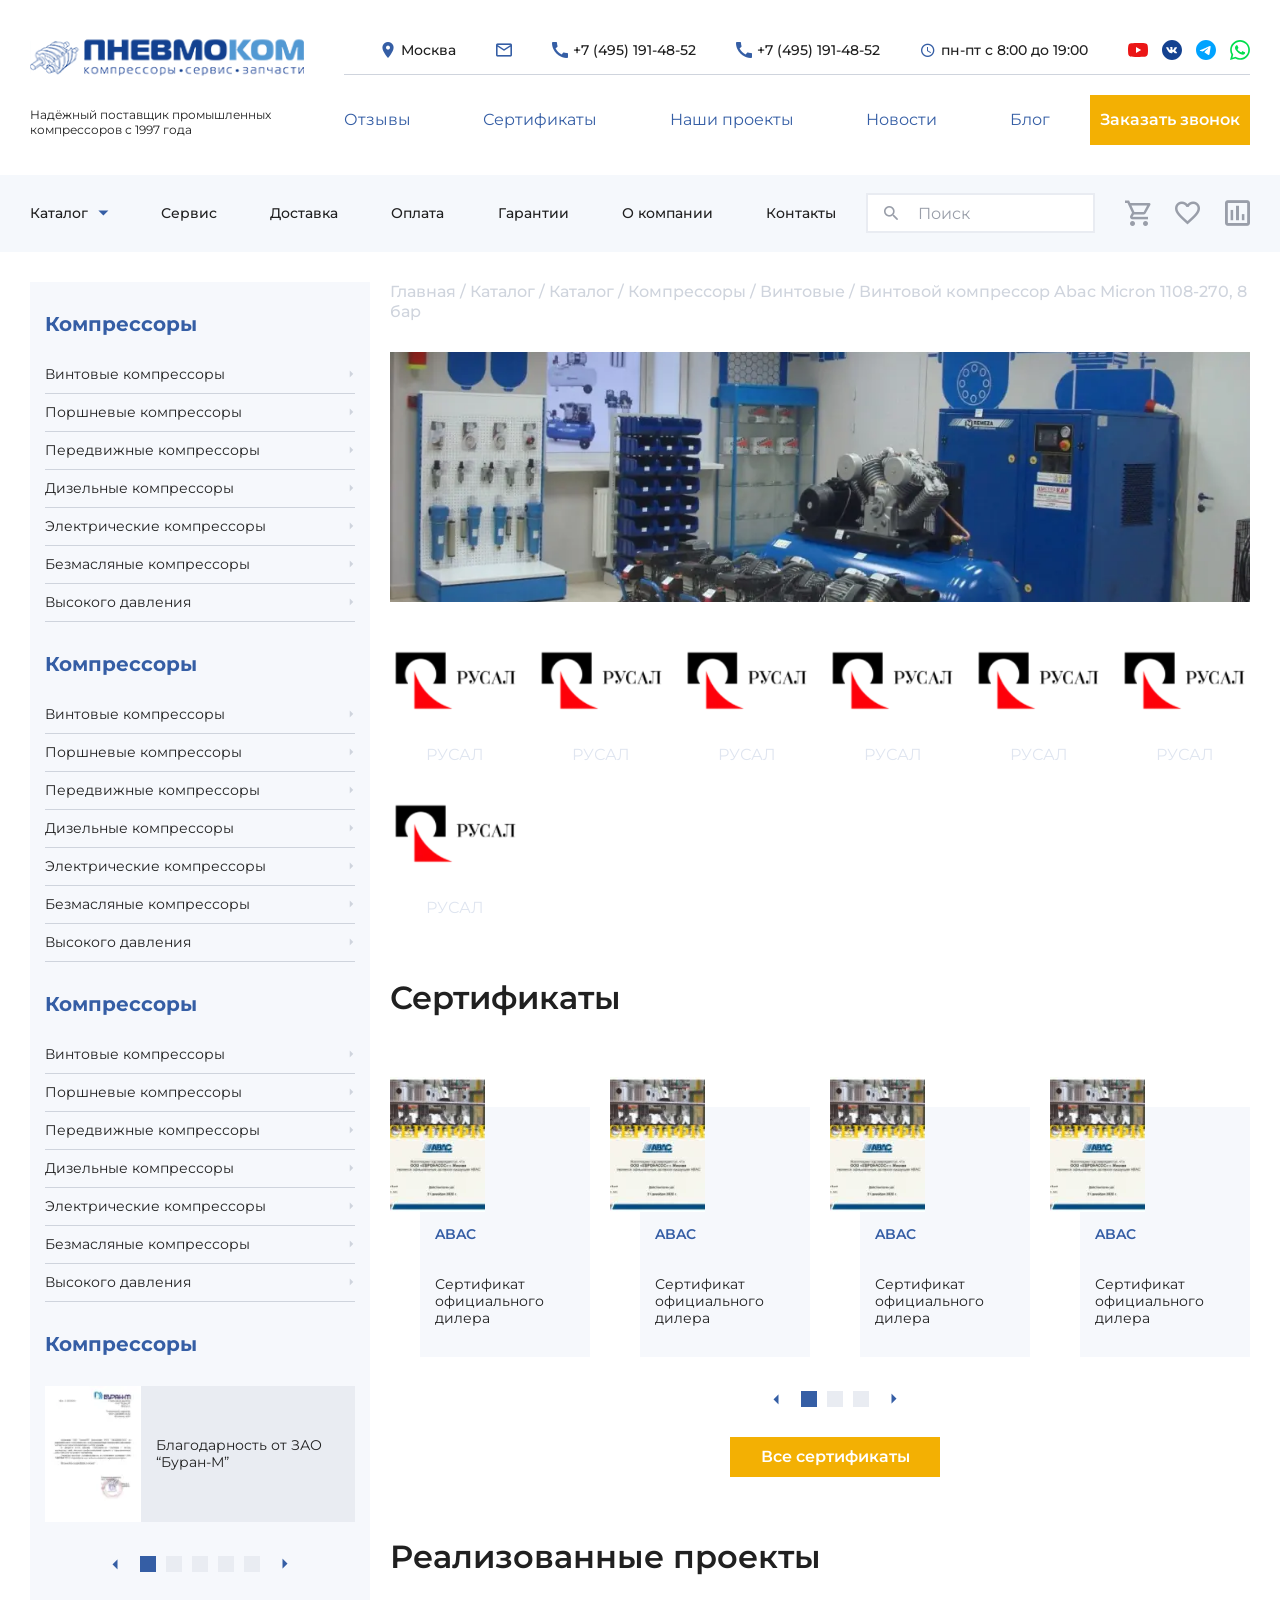
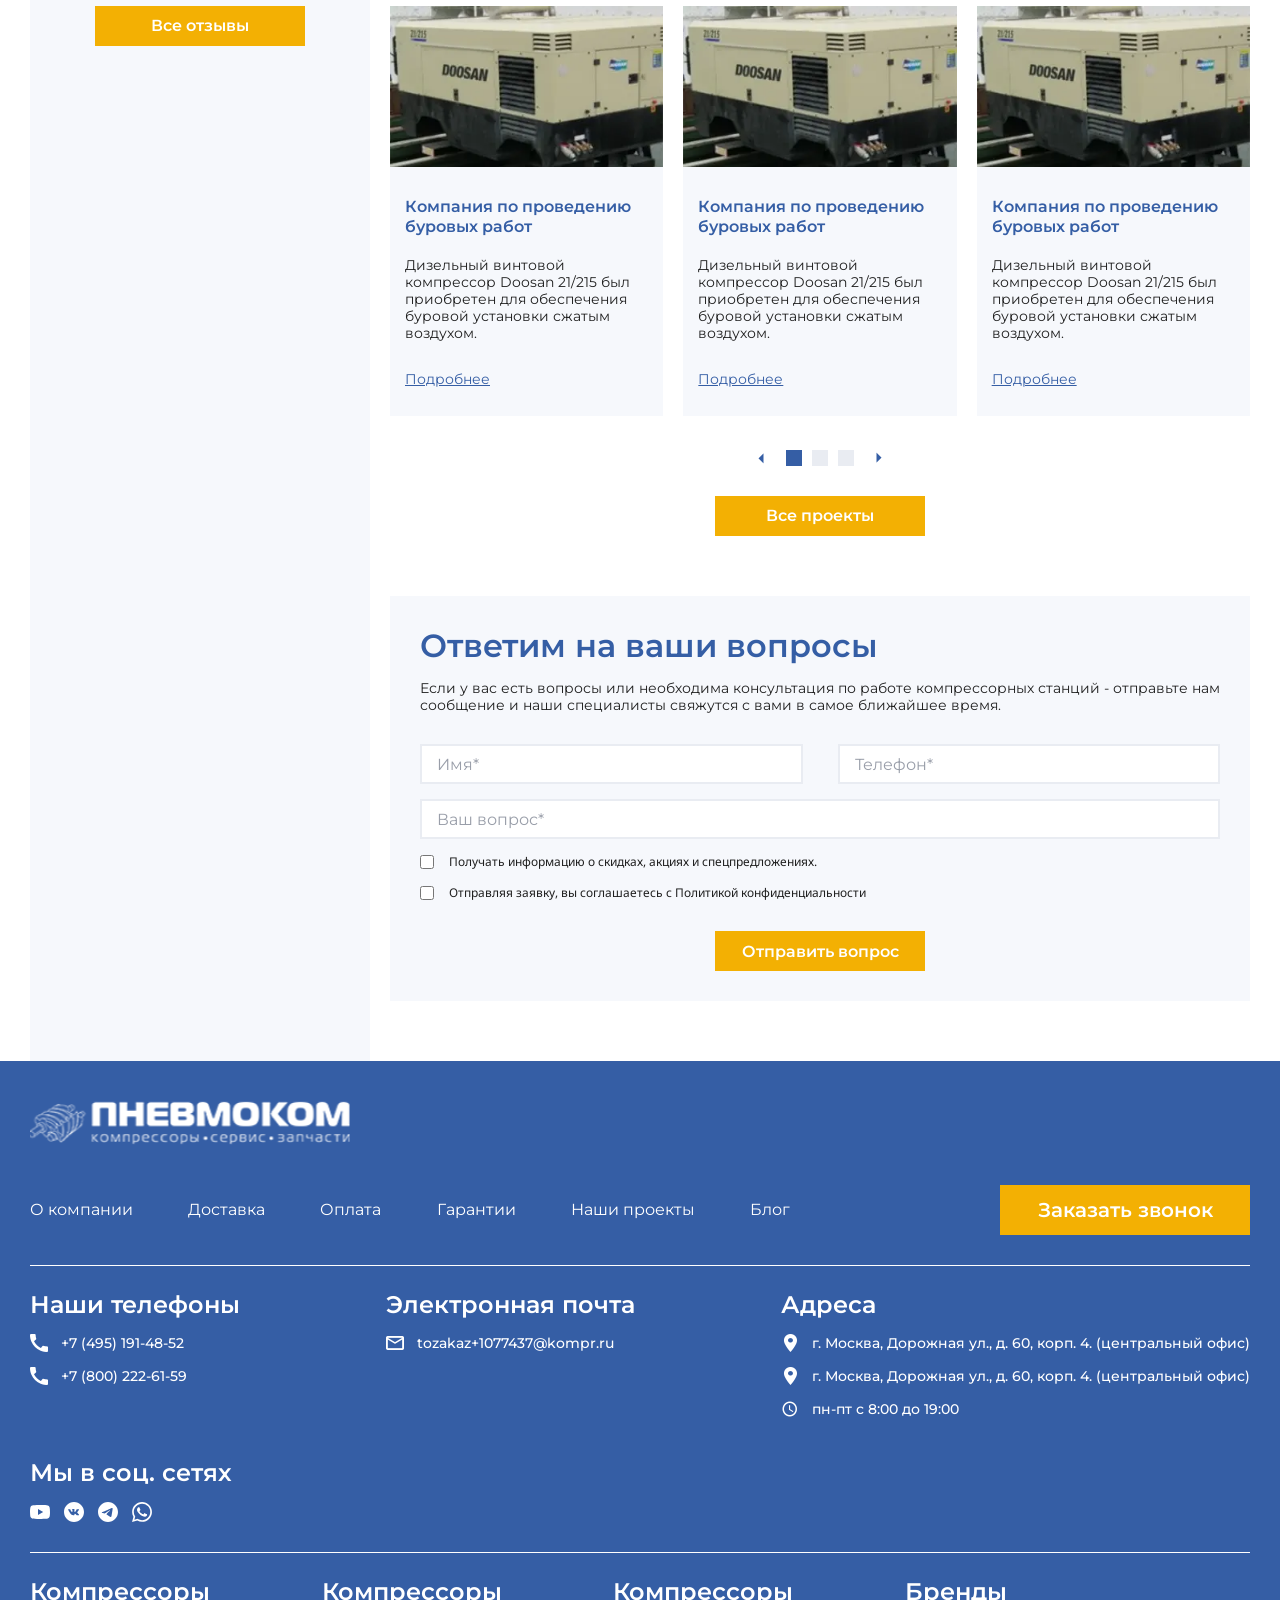
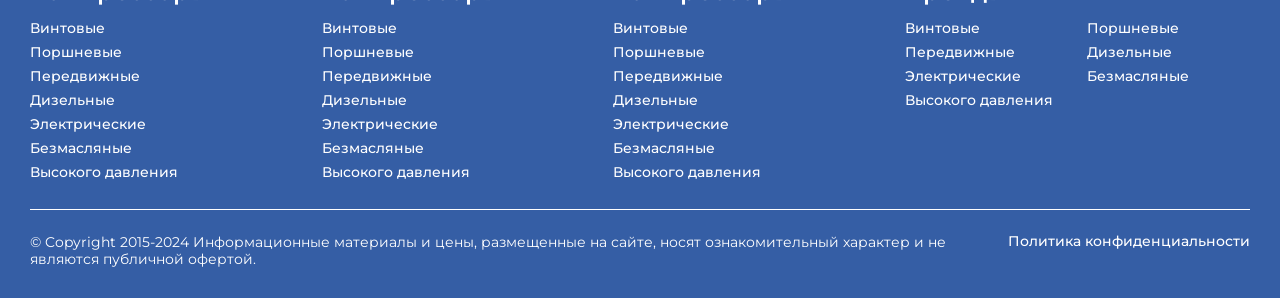
<file: brands.html>
<!DOCTYPE html>
<html lang="ru">

<head>
	<title>Бренды</title>
	<meta charset="UTF-8">
	<meta name="format-detection" content="telephone=no">
	<!-- <style>body{opacity: 0;}</style> -->
	<link rel="stylesheet" href="css/style.min.css?_v=20240228213804">
	<link rel="shortcut icon" href="favicon.ico">
	<!-- <meta name="robots" content="noindex, nofollow"> -->
	<meta name="viewport" content="width=device-width, initial-scale=1.0">
</head>

<body class="archive">
	<div class="wrapper">
		<header class="header">
			<div class="header__top top-header">
				<div class="header__container">
					<div class="top-header__top">
						<div class="top-header__row-top">
							<a href="#" class="top-header__logo logo">
								<img src="img/logo.svg" alt="logo">
							</a>
							<div class="top-header__content">
								<div class="top-header__info info-header">
									<div class="info-header__row">
										<div data-popup="region" class="info-header__item _icon-geo">
											<span>Москва</span>
										</div>
										<a href="mailto:tozakaz+1077437@kompr.ru" class="info-header__item _email _icon-email">
											<span>tozakaz+1077437@kompr.ru</span>
										</a>
										<a href="tel:+74951914852" class="info-header__item _tel _icon-tel">
											<span>+7 (495) 191-48-52</span>
										</a>
										<a href="tel:+74951914852" class="info-header__item _tel _icon-tel">
											<span>+7 (495) 191-48-52</span>
										</a>
										<div class="info-header__item _clock _icon-clock">
											<span>пн-пт c 8:00 до 19:00</span>
										</div>
										<div class="info-header__item social">
											<div class="social__row">
												<a href="#" class="social__item">
													<img src="img/icons/yt.svg" alt="icon">
												</a>
												<a href="#" class="social__item">
													<img src="img/icons/vk.svg" alt="icon">
												</a>
												<a href="#" class="social__item">
													<img src="img/icons/tg.svg" alt="icon">
												</a>
												<a href="#" class="social__item">
													<img src="img/icons/wh.svg" alt="icon">
												</a>
											</div>
										</div>
									</div>
								</div>
							</div>
						</div>
					</div>
					<div class="top-header__bottom">
						<div class="top-header__row-bottom">
							<div class="top-header__text">
								<p>Надёжный поставщик промышленных компрессоров с 1997 года</p>
							</div>
							<div class="top-header__menu menu-top">
								<nav class="menu-top__body">
									<ul class="menu-top__list">
										<li class="menu-top__item">
											<a href="" class="menu-top__link">Отзывы</a>
										</li>
										<li class="menu-top__item">
											<a href="" class="menu-top__link">Сертификаты</a>
										</li>
										<li class="menu-top__item">
											<a href="" class="menu-top__link">Наши проекты</a>
										</li>
										<li class="menu-top__item">
											<a href="" class="menu-top__link">Новости</a>
										</li>
										<li class="menu-top__item">
											<a href="" class="menu-top__link">Блог</a>
										</li>
									</ul>
								</nav>
								<button data-popup="#order" class="menu-top__btn btn">Заказать звонок</button>
							</div>

						</div>
					</div>
				</div>
			</div>
			<div class="header__bottom bottom-header">
				<div class="bottom-header__container">
					<div class="bottom-header__row">
						<div class="bottom-header bottom-menu">
							<nav class="bottom-menu__body">
								<ul class="bottom-menu__list">
									<li class="bottom-menu__item _catalog _icon-triangle-arr">
										Каталог
										<!-- <a href="" class="bottom-menu__link">Каталог</a> -->
									</li>
									<li class="bottom-menu__item">
										<a href="#" class="bottom-menu__link">Сервис</a>
									</li>
									<li class="bottom-menu__item">
										<a href="#" class="bottom-menu__link">Доставка</a>
									</li>
									<li class="bottom-menu__item">
										<a href="#" class="bottom-menu__link">Оплата</a>
									</li>
									<li class="bottom-menu__item">
										<a href="#" class="bottom-menu__link">Гарантии</a>
									</li>
									<li class="bottom-menu__item">
										<a href="#" class="bottom-menu__link">О компании</a>
									</li>
									<li class="bottom-menu__item">
										<a href="#" class="bottom-menu__link">Контакты</a>
									</li>
								</ul>
							</nav>
						</div>
						<div class="bottom-header__search _icon-search">
							<input type="text" placeholder="Поиск" class="input">
						</div>
						<div class="bottom-header__buttons">
							<a href="" class="bottom-header__icon _icon-cart"></a>
							<a href="" class="bottom-header__icon _icon-like"></a>
							<a href="" class="bottom-header__icon _icon-compare"></a>
						</div>
					</div>
				</div>
			</div>
			<div class="header__catalog catalog-header">
				<button class="catalog-header__cross cross"><img src="img/icons/cross.svg" alt="icon"></button>
				<div class="catalog-header__container">
					<div class="catalog-header__body">
						<div class="catalog-header__gird">
							<div class="catalog-header__block">
								<div class="catalog-header__title">Компрессоры</div>
								<ul class="catalog-header__list">
									<li class="catalog-header__li _icon-triangle-arr">
										<a href="" class="catalog-header__link">Винтовые</a>
									</li>
									<li class="catalog-header__li _icon-triangle-arr">
										<a href="" class="catalog-header__link">Поршневые</a>
									</li>
									<li class="catalog-header__li _icon-triangle-arr">
										<a href="" class="catalog-header__link">Передвижные</a>
									</li>
									<li class="catalog-header__li _icon-triangle-arr">
										<a href="" class="catalog-header__link">Дизельные</a>
									</li>
									<li class="catalog-header__li _icon-triangle-arr">
										<a href="" class="catalog-header__link">Электрические</a>
									</li>
									<li class="catalog-header__li _icon-triangle-arr">
										<a href="" class="catalog-header__link">Масляные</a>
									</li>
									<li class="catalog-header__li _icon-triangle-arr">
										<a href="" class="catalog-header__link">Высокого давления</a>
									</li>
								</ul>
							</div>
							<div class="catalog-header__block">
								<div class="catalog-header__title">На складе</div>
								<ul class="catalog-header__list">
									<li class="catalog-header__li _icon-triangle-arr">
										<a href="" class="catalog-header__link">Поршневые компрессоры на складе</a>
									</li>
									<li class="catalog-header__li _icon-triangle-arr">
										<a href="" class="catalog-header__link">Запчасти для компрессоров</a>
									</li>
								</ul>
							</div>
							<div class="catalog-header__block">
								<div class="catalog-header__title">Модульные станции (МКС)</div>
								<ul class="catalog-header__list">
									<li class="catalog-header__li _icon-triangle-arr">
										<a href="" class="catalog-header__link">Блочные компрессорные станции</a>
									</li>
									<li class="catalog-header__li _icon-triangle-arr">
										<a href="" class="catalog-header__link">Блочные азотные станции</a>
									</li>
									<li class="catalog-header__li _icon-triangle-arr">
										<a href="" class="catalog-header__link">Блочные кислородные станции</a>
									</li>
								</ul>
							</div>
							<div class="catalog-header__block">
								<div class="catalog-header__title">Запасные части</div>
								<ul class="catalog-header__list">
									<li class="catalog-header__li _icon-triangle-arr">
										<a href="" class="catalog-header__link">Для винтового</a>
									</li>
									<li class="catalog-header__li _icon-triangle-arr">
										<a href="" class="catalog-header__link">Для поршневого</a>
									</li>
									<li class="catalog-header__li _icon-triangle-arr">
										<a href="" class="catalog-header__link">Для дизельного</a>
									</li>
									<li class="catalog-header__li _icon-triangle-arr">
										<a href="" class="catalog-header__link">Наборы для ТО</a>
									</li>
									<li class="catalog-header__li _icon-triangle-arr">
										<a href="" class="catalog-header__link">Компрессорные головки</a>
									</li>
								</ul>
							</div>
							<div class="catalog-header__block">
								<div class="catalog-header__title">Пескоструйные аппараты</div>
								<ul class="catalog-header__list">
									<li class="catalog-header__li _icon-triangle-arr">
										<a href="" class="catalog-header__link">Бежецкий завод (АСО)</a>
									</li>
									<li class="catalog-header__li _icon-triangle-arr">
										<a href="" class="catalog-header__link">Великолукский завод (DSG)</a>
									</li>
								</ul>
							</div>
							<div class="catalog-header__block">
								<div class="catalog-header__title">Бренды</div>
								<ul class="catalog-header__list">
									<li class="catalog-header__li _icon-triangle-arr">
										<a href="" class="catalog-header__link">ABAC</a>
									</li>
									<li class="catalog-header__li _icon-triangle-arr">
										<a href="" class="catalog-header__link">ALUP</a>
									</li>
									<li class="catalog-header__li _icon-triangle-arr">
										<a href="" class="catalog-header__link">Atmos</a>
									</li>
									<li class="catalog-header__li _icon-triangle-arr">
										<a href="" class="catalog-header__link">Ceccato</a>
									</li>
									<li class="catalog-header__li _icon-triangle-arr">
										<a href="" class="catalog-header__link">Comprag</a>
									</li>
									<li class="catalog-header__li _icon-triangle-arr">
										<a href="" class="catalog-header__link">ABAC</a>
									</li>
									<li class="catalog-header__li _icon-triangle-arr">
										<a href="" class="catalog-header__link">ALUP</a>
									</li>
									<li class="catalog-header__li _icon-triangle-arr">
										<a href="" class="catalog-header__link">Atmos</a>
									</li>
									<li class="catalog-header__li _icon-triangle-arr">
										<a href="" class="catalog-header__link">Ceccato</a>
									</li>
									<li class="catalog-header__li _icon-triangle-arr">
										<a href="" class="catalog-header__link">Comprag</a>
									</li>
								</ul>
							</div>
						</div>
					</div>
				</div>
			</div>
			<div class="header__company catalog-header">
				<button class="catalog-header__cross cross"><img src="img/icons/cross.svg" alt="icon"></button>
				<div class="catalog-header__container">
					<div class="catalog-header__body">
						<div class="catalog-header__gird">
							<div class="catalog-header__block">
								<div class="catalog-header__title">Компрессоры</div>
								<ul class="catalog-header__list">
									<li class="catalog-header__li _icon-triangle-arr">
										<a href="" class="catalog-header__link">Винтовые</a>
									</li>
									<li class="catalog-header__li _icon-triangle-arr">
										<a href="" class="catalog-header__link">Поршневые</a>
									</li>
									<li class="catalog-header__li _icon-triangle-arr">
										<a href="" class="catalog-header__link">Передвижные</a>
									</li>
									<li class="catalog-header__li _icon-triangle-arr">
										<a href="" class="catalog-header__link">Дизельные</a>
									</li>
									<li class="catalog-header__li _icon-triangle-arr">
										<a href="" class="catalog-header__link">Электрические</a>
									</li>
									<li class="catalog-header__li _icon-triangle-arr">
										<a href="" class="catalog-header__link">Масляные</a>
									</li>
									<li class="catalog-header__li _icon-triangle-arr">
										<a href="" class="catalog-header__link">Высокого давления</a>
									</li>
								</ul>
							</div>
						</div>
					</div>
				</div>
			</div>
			<div class="header__menu-mobile mobile-menu">
				<div class="mobile-menu__row">
					<button class="mobile-menu__item _company">
						<span class="mobile-menu__icon _icon-burger"></span>
						<span class="mobile-menu__text">Компания</span>
					</button>
					<button class="mobile-menu__item _catalog">
						<span class="mobile-menu__icon _icon-catalog"></span>
						<span class="mobile-menu__text">Каталог</span>
					</button>
					<button class="mobile-menu__item">
						<span class="mobile-menu__icon _icon-cart"></span>
						<span class="mobile-menu__text">Корзина</span>
					</button>
					<button class="mobile-menu__item">
						<span class="mobile-menu__icon _icon-like"></span>
						<span class="mobile-menu__text">Избранное</span>
					</button>
					<button class="mobile-menu__item">
						<span class="mobile-menu__icon _icon-compare"></span>
						<span class="mobile-menu__text">Сравнение</span>
					</button>
					<button class="mobile-menu__item">
						<span class="mobile-menu__icon _icon-tel"></span>
						<span class="mobile-menu__text">Контакты</span>
					</button>
				</div>
			</div>
		</header>
		<div class="wrapper__row">
			<aside class="page__sidebar sidebar">
				<div class="sidebar__body">
					<div class="sidebar__block widget">
						<h3 class="widget__title widget-title">Компрессоры</h3>
						<ul class="widget__list">
							<li class="widget__li">
								<a href="" class="widget__link">Винтовые компрессоры</a>
							</li>
							<li class="widget__li">
								<a href="" class="widget__link">Поршневые компрессоры</a>
							</li>
							<li class="widget__li">
								<a href="" class="widget__link">Передвижные компрессоры</a>
							</li>
							<li class="widget__li">
								<a href="" class="widget__link">Дизельные компрессоры</a>
							</li>
							<li class="widget__li">
								<a href="" class="widget__link">Электрические компрессоры</a>
							</li>
							<li class="widget__li">
								<a href="" class="widget__link">Безмасляные компрессоры</a>
							</li>
							<li class="widget__li">
								<a href="" class="widget__link">Высокого давления</a>
							</li>
						</ul>
					</div>
					<div class="sidebar__block widget">
						<h3 class="widget__title widget-title">Компрессоры</h3>
						<ul class="widget__list">
							<li class="widget__li">
								<a href="" class="widget__link">Винтовые компрессоры</a>
							</li>
							<li class="widget__li">
								<a href="" class="widget__link">Поршневые компрессоры</a>
							</li>
							<li class="widget__li">
								<a href="" class="widget__link">Передвижные компрессоры</a>
							</li>
							<li class="widget__li">
								<a href="" class="widget__link">Дизельные компрессоры</a>
							</li>
							<li class="widget__li">
								<a href="" class="widget__link">Электрические компрессоры</a>
							</li>
							<li class="widget__li">
								<a href="" class="widget__link">Безмасляные компрессоры</a>
							</li>
							<li class="widget__li">
								<a href="" class="widget__link">Высокого давления</a>
							</li>
						</ul>
					</div>
					<div class="sidebar__block widget">
						<h3 class="widget__title widget-title">Компрессоры</h3>
						<ul class="widget__list">
							<li class="widget__li">
								<a href="" class="widget__link">Винтовые компрессоры</a>
							</li>
							<li class="widget__li">
								<a href="" class="widget__link">Поршневые компрессоры</a>
							</li>
							<li class="widget__li">
								<a href="" class="widget__link">Передвижные компрессоры</a>
							</li>
							<li class="widget__li">
								<a href="" class="widget__link">Дизельные компрессоры</a>
							</li>
							<li class="widget__li">
								<a href="" class="widget__link">Электрические компрессоры</a>
							</li>
							<li class="widget__li">
								<a href="" class="widget__link">Безмасляные компрессоры</a>
							</li>
							<li class="widget__li">
								<a href="" class="widget__link">Высокого давления</a>
							</li>
						</ul>
					</div>
					<div class="sidebar__block widget">
						<h3 class="widget__title widget-title">Компрессоры</h3>
						<div class="widget__slider swiper">
							<div class="widget__wrapper swiper-wrapper">
								<div class="widget__slide swiper-slide">
									<picture><source srcset="img/sidebar/image-01.webp" type="image/webp"><img src="img/sidebar/image-01.jpeg" alt="image"></picture>
									<p>Благодарность от ЗАО “Буран-М”</p>
								</div>
								<div class="widget__slide swiper-slide">
									<picture><source srcset="img/sidebar/image-01.webp" type="image/webp"><img src="img/sidebar/image-01.jpeg" alt="image"></picture>
									<p>Благодарность от ЗАО “Буран-М”</p>
								</div>
								<div class="widget__slide swiper-slide">
									<picture><source srcset="img/sidebar/image-01.webp" type="image/webp"><img src="img/sidebar/image-01.jpeg" alt="image"></picture>
									<p>Благодарность от ЗАО “Буран-М”</p>
								</div>
								<div class="widget__slide swiper-slide">
									<picture><source srcset="img/sidebar/image-01.webp" type="image/webp"><img src="img/sidebar/image-01.jpeg" alt="image"></picture>
									<p>Благодарность от ЗАО “Буран-М”</p>
								</div>
								<div class="widget__slide swiper-slide">
									<picture><source srcset="img/sidebar/image-01.webp" type="image/webp"><img src="img/sidebar/image-01.jpeg" alt="image"></picture>
									<p>Благодарность от ЗАО “Буран-М”</p>
								</div>
							</div>
							<div class="widget__pagination-row pagination-row">
								<button class="pagination-row__arr pagination-row__arr_prev _icon-triangle-arr"></button>
								<div class="pagination-row__pagination pagination"></div>
								<button class="pagination-row__arr pagination-row__arr_next _icon-triangle-arr"></button>
							</div>
							<a href="" class="widget__btn btn">Все отзывы</a>
						</div>
					</div>
				</div>
			</aside>
			<main class="page">

				<div class="page__main-section main-section main-section_preview">
					<div class="main-section__breadcrumbs breadcrumbs">
						<span>
							<span>
								<a href="#">Главная</a> /
								<a href="#">Каталог</a> /
								<a href="#">Каталог</a> /
								<a href="#">Компрессоры</a> /
								<a href="#">Винтовые</a>
							</span> / <span class="breadcrumb_last">Винтовой компрессор Abac Micron 1108-270, 8
								бар</span></span>
					</div>
					<div class="main-section__image-ibg">
						<picture><source srcset="img/main-section/image-01.webp" type="image/webp"><img src="img/main-section/image-01.jpg" alt=""></picture>
					</div>
				</div>
				<div class="page__brands brands">
					<div class="brands__grid">
						<div class="brands__brand">
							<div class="clients__slide">
								<div class="clients__image">
									<picture><source srcset="img/clients/image-01.webp" type="image/webp"><img src="img/clients/image-01.png" alt="image"></picture>
								</div>
								<h4 class="clients__subtitle">РУСАЛ</h4>
							</div>
						</div>
						<div class="brands__brand">
							<div class="clients__slide">
								<div class="clients__image">
									<picture><source srcset="img/clients/image-01.webp" type="image/webp"><img src="img/clients/image-01.png" alt="image"></picture>
								</div>
								<h4 class="clients__subtitle">РУСАЛ</h4>
							</div>
						</div>
						<div class="brands__brand">
							<div class="clients__slide">
								<div class="clients__image">
									<picture><source srcset="img/clients/image-01.webp" type="image/webp"><img src="img/clients/image-01.png" alt="image"></picture>
								</div>
								<h4 class="clients__subtitle">РУСАЛ</h4>
							</div>
						</div>
						<div class="brands__brand">
							<div class="clients__slide">
								<div class="clients__image">
									<picture><source srcset="img/clients/image-01.webp" type="image/webp"><img src="img/clients/image-01.png" alt="image"></picture>
								</div>
								<h4 class="clients__subtitle">РУСАЛ</h4>
							</div>
						</div>
						<div class="brands__brand">
							<div class="clients__slide">
								<div class="clients__image">
									<picture><source srcset="img/clients/image-01.webp" type="image/webp"><img src="img/clients/image-01.png" alt="image"></picture>
								</div>
								<h4 class="clients__subtitle">РУСАЛ</h4>
							</div>
						</div>
						<div class="brands__brand">
							<div class="clients__slide">
								<div class="clients__image">
									<picture><source srcset="img/clients/image-01.webp" type="image/webp"><img src="img/clients/image-01.png" alt="image"></picture>
								</div>
								<h4 class="clients__subtitle">РУСАЛ</h4>
							</div>
						</div>
						<div class="brands__brand">
							<div class="clients__slide">
								<div class="clients__image">
									<picture><source srcset="img/clients/image-01.webp" type="image/webp"><img src="img/clients/image-01.png" alt="image"></picture>
								</div>
								<h4 class="clients__subtitle">РУСАЛ</h4>
							</div>
						</div>
					</div>
				</div>
				<section class="page__certificates certificates">
					<h2 class="certificates__title title">Сертификаты</h2>
					<div class="certificates__slider swiper">
						<div class="certificates__wrapper swiper-wrapper">
							<div class="certificates__slide certificate swiper-slide">
								<div class="certificate__image">
									<picture><source srcset="img/certificate/image-01.webp" type="image/webp"><img src="img/certificate/image-01.png" alt="certificate"></picture>
								</div>
								<div class="certificate__content">
									<h4 class="certificate__title">ABAC</h4>
									<div class="certificate__text">
										Сертификат официального дилера
									</div>
								</div>
							</div>
							<div class="certificates__slide certificate swiper-slide">
								<div class="certificate__image">
									<picture><source srcset="img/certificate/image-01.webp" type="image/webp"><img src="img/certificate/image-01.png" alt="certificate"></picture>
								</div>
								<div class="certificate__content">
									<h4 class="certificate__title">ABAC</h4>
									<div class="certificate__text">
										Сертификат официального дилера
									</div>
								</div>
							</div>
							<div class="certificates__slide certificate swiper-slide">
								<div class="certificate__image">
									<picture><source srcset="img/certificate/image-01.webp" type="image/webp"><img src="img/certificate/image-01.png" alt="certificate"></picture>
								</div>
								<div class="certificate__content">
									<h4 class="certificate__title">ABAC</h4>
									<div class="certificate__text">
										Сертификат официального дилера
									</div>
								</div>
							</div>
							<div class="certificates__slide certificate swiper-slide">
								<div class="certificate__image">
									<picture><source srcset="img/certificate/image-01.webp" type="image/webp"><img src="img/certificate/image-01.png" alt="certificate"></picture>
								</div>
								<div class="certificate__content">
									<h4 class="certificate__title">ABAC</h4>
									<div class="certificate__text">
										Сертификат официального дилера
									</div>
								</div>
							</div>
							<div class="certificates__slide certificate swiper-slide">
								<div class="certificate__image">
									<picture><source srcset="img/certificate/image-01.webp" type="image/webp"><img src="img/certificate/image-01.png" alt="certificate"></picture>
								</div>
								<div class="certificate__content">
									<h4 class="certificate__title">ABAC</h4>
									<div class="certificate__text">
										Сертификат официального дилера
									</div>
								</div>
							</div>
							<div class="certificates__slide certificate swiper-slide">
								<div class="certificate__image">
									<picture><source srcset="img/certificate/image-01.webp" type="image/webp"><img src="img/certificate/image-01.png" alt="certificate"></picture>
								</div>
								<div class="certificate__content">
									<h4 class="certificate__title">ABAC</h4>
									<div class="certificate__text">
										Сертификат официального дилера
									</div>
								</div>
							</div>
						</div>
						<div class="certificates__pagination-row pagination-row">
							<button class="pagination-row__arr pagination-row__arr_prev _icon-triangle-arr"></button>
							<div class="pagination-row__pagination pagination"></div>
							<button class="pagination-row__arr pagination-row__arr_next _icon-triangle-arr"></button>
						</div>
						<div class="certificates__btn-wrap"><a href="#" class="certificates__btn btn">Все
								сертификаты</a></div>
					</div>
				</section>
				<section class="page__proects proects">
					<h2 class="proects__title title">Реализованные проекты</h2>
					<div class="proects__slider swiper">
						<div class="proects__wrapper swiper-wrapper">
							<div class="proects__slide swiper-slide">
								<div class="proects__image-ibg">
									<picture><source srcset="img/proects/image-01.webp" type="image/webp"><img src="img/proects/image-01.jpeg" alt="image"></picture>
								</div>
								<div class="proects__content">
									<h4 class="proects__subtitle">Компания по проведению буровых работ</h4>
									<div class="proects__text">
										Дизельный винтовой компрессор Doosan 21/215 был приобретен для
										обеспечения буровой установки сжатым воздухом.
									</div>
									<a href="#" class="proects__link">Подробнее</a>
								</div>

							</div>
							<div class="proects__slide swiper-slide">
								<div class="proects__image-ibg">
									<picture><source srcset="img/proects/image-01.webp" type="image/webp"><img src="img/proects/image-01.jpeg" alt="image"></picture>
								</div>
								<div class="proects__content">
									<h4 class="proects__subtitle">Компания по проведению буровых работ</h4>
									<div class="proects__text">
										Дизельный винтовой компрессор Doosan 21/215 был приобретен для
										обеспечения буровой установки сжатым
										воздухом.
									</div>
									<a href="#" class="proects__link">Подробнее</a>
								</div>

							</div>
							<div class="proects__slide swiper-slide">
								<div class="proects__image-ibg">
									<picture><source srcset="img/proects/image-01.webp" type="image/webp"><img src="img/proects/image-01.jpeg" alt="image"></picture>
								</div>
								<div class="proects__content">
									<h4 class="proects__subtitle">Компания по проведению буровых работ</h4>
									<div class="proects__text">
										Дизельный винтовой компрессор Doosan 21/215 был приобретен для
										обеспечения буровой установки сжатым
										воздухом.
									</div>
									<a href="#" class="proects__link">Подробнее</a>
								</div>

							</div>
							<div class="proects__slide swiper-slide">
								<div class="proects__image-ibg">
									<picture><source srcset="img/proects/image-01.webp" type="image/webp"><img src="img/proects/image-01.jpeg" alt="image"></picture>
								</div>
								<div class="proects__content">
									<h4 class="proects__subtitle">Компания по проведению буровых работ</h4>
									<div class="proects__text">
										Дизельный винтовой компрессор Doosan 21/215 был приобретен для
										обеспечения буровой установки сжатым
										воздухом.
									</div>
									<a href="#" class="proects__link">Подробнее</a>
								</div>

							</div>
							<div class="proects__slide swiper-slide">
								<div class="proects__image-ibg">
									<picture><source srcset="img/proects/image-01.webp" type="image/webp"><img src="img/proects/image-01.jpeg" alt="image"></picture>
								</div>
								<div class="proects__content">
									<h4 class="proects__subtitle">Компания по проведению буровых работ</h4>
									<div class="proects__text">
										Дизельный винтовой компрессор Doosan 21/215 был приобретен для
										обеспечения буровой установки сжатым
										воздухом.
									</div>
									<a href="#" class="proects__link">Подробнее</a>
								</div>

							</div>

						</div>
						<div class="proects__pagination-row pagination-row">
							<button class="pagination-row__arr pagination-row__arr_prev _icon-triangle-arr"></button>
							<div class="pagination-row__pagination pagination"></div>
							<button class="pagination-row__arr pagination-row__arr_next _icon-triangle-arr"></button>
						</div>
					</div>
					<div class="proects__btn-wrap"><a href="#" class="proects__btn btn">Все проекты</a></div>
				</section>
				<section class="page__question-form form-question">
					<h2 class="form-question__title title">Ответим на ваши вопросы</h2>
					<div class="form-question__text">
						Если у вас есть вопросы или необходима консультация по работе компрессорных станций -
						отправьте нам сообщение и наши
						специалисты свяжутся с вами в самое ближайшее время.
					</div>
					<form action="#" class="form-question__form">
						<div class="form-question__grid">
							<div class="form-question__input">
								<input class="input" placeholder="Имя*" type="text">
							</div>
							<div class="form-question__input">
								<input class="input input_tel" placeholder="Телефон*" type="tel">
							</div>
							<div class="form-question__input">
								<input class="input" placeholder="Ваш вопрос*" type="text">
							</div>
						</div>
						<div class="form-question__check">
							<label><input type="checkbox"><span>Получать информацию о скидках, акциях и
									спецпредложениях.</span></label>
						</div>
						<div class="form-question__check">
							<label><input type="checkbox"><span>Отправляя заявку, вы соглашаетесь с Политикой
									конфиденциальности</span></label>
						</div>
						<div class="form-question__btn-wrap"><button class="form-question__btn btn">Отправить вопрос</button></div>
					</form>
				</section>
			</main>
		</div>

		<footer class="footer">
			<div class="footer__container">
				<div class="footer__item-block top-footer">
					<div class="top-footer__row">
						<div class="top-footer__logo logo">
							<img src="img/footer-logo.svg" alt="">
						</div>
						<div class="top-footer__menu menu-footer">
							<nav class="menu-footer__body">
								<ul class="menu-footer__list">
									<li class="menu-footer__item">
										<a href="" class="menu-footer__link">О компании</a>
									</li>
									<li class="menu-footer__item">
										<a href="" class="menu-footer__link">Доставка</a>
									</li>
									<li class="menu-footer__item">
										<a href="" class="menu-footer__link">Оплата</a>
									</li>
									<li class="menu-footer__item">
										<a href="" class="menu-footer__link">Гарантии</a>
									</li>
									<li class="menu-footer__item">
										<a href="" class="menu-footer__link">Наши проекты</a>
									</li>
									<li class="menu-footer__item">
										<a href="" class="menu-footer__link">Блог</a>
									</li>
								</ul>
							</nav>
						</div>
						<button data-popup="#order" class="top-footer__btn btn">Заказать звонок</button>
					</div>
				</div>
				<div class="footer__item-block contacts-footer">
					<div class="contacts-footer__row">
						<div class="contacts-footer__block">
							<div class="contacts-footer__title title-avg">Наши телефоны</div>
							<a href="tel:+74951914852" class="contacts-footer__item _icon-tel">+7 (495) 191-48-52</a>
							<a href="tel:+78002226159" class="contacts-footer__item _icon-tel">+7 (800) 222-61-59</a>
						</div>
						<div class="contacts-footer__block">
							<div class="contacts-footer__title title-avg">Электронная почта</div>
							<a href="email:+74951914852" class="contacts-footer__item _icon-email">tozakaz+1077437@kompr.ru</a>
						</div>
						<div class="contacts-footer__block">
							<div class="contacts-footer__title title-avg">Адреса</div>
							<div class="contacts-footer__item _icon-geo">
								г. Москва, Дорожная ул., д. 60, корп. 4. (центральный офис)
							</div>
							<div class="contacts-footer__item _icon-geo">
								г. Москва, Дорожная ул., д. 60, корп. 4. (центральный офис)
							</div>
							<div class="contacts-footer__item _icon-clock">
								пн-пт c 8:00 до 19:00
							</div>
						</div>
						<div class="contacts-footer__block">
							<div class="contacts-footer__title title-avg">Мы в соц. сетях</div>
							<div class="contacts-footer__social social">
								<div class="social__row">
									<a href="#" class="social__item">
										<img src="img/icons/yt-footer.svg" alt="icon">
									</a>
									<a href="#" class="social__item">
										<img src="img/icons/vk-footer.svg" alt="icon">
									</a>
									<a href="#" class="social__item">
										<img src="img/icons/tg-footer.svg" alt="icon">
									</a>
									<a href="#" class="social__item">
										<img src="img/icons/wh-footer.svg" alt="icon">
									</a>
								</div>
							</div>
						</div>
					</div>
				</div>
				<div class="footer__item-block catalog-footer">
					<div class="catalog-footer__row">
						<div class="catalog-footer__item">
							<div class="contacts-footer__title title-avg">Компрессоры</div>
							<ul class="catalog-footer__list">
								<li class="catalog-footer__item">
									<a href="" class="catalog-footer__link">Винтовые</a>
								</li>
								<li class="catalog-footer__item">
									<a href="" class="catalog-footer__link">Поршневые</a>
								</li>
								<li class="catalog-footer__item">
									<a href="" class="catalog-footer__link">Передвижные</a>
								</li>
								<li class="catalog-footer__item">
									<a href="" class="catalog-footer__link">Дизельные</a>
								</li>
								<li class="catalog-footer__item">
									<a href="" class="catalog-footer__link">Электрические</a>
								</li>
								<li class="catalog-footer__item">
									<a href="" class="catalog-footer__link">Безмасляные</a>
								</li>
								<li class="catalog-footer__item">
									<a href="" class="catalog-footer__link">Высокого давления</a>
								</li>
							</ul>
						</div>
						<div class="catalog-footer__item">
							<div class="contacts-footer__title title-avg">Компрессоры</div>
							<ul class="catalog-footer__list">
								<li class="catalog-footer__item">
									<a href="" class="catalog-footer__link">Винтовые</a>
								</li>
								<li class="catalog-footer__item">
									<a href="" class="catalog-footer__link">Поршневые</a>
								</li>
								<li class="catalog-footer__item">
									<a href="" class="catalog-footer__link">Передвижные</a>
								</li>
								<li class="catalog-footer__item">
									<a href="" class="catalog-footer__link">Дизельные</a>
								</li>
								<li class="catalog-footer__item">
									<a href="" class="catalog-footer__link">Электрические</a>
								</li>
								<li class="catalog-footer__item">
									<a href="" class="catalog-footer__link">Безмасляные</a>
								</li>
								<li class="catalog-footer__item">
									<a href="" class="catalog-footer__link">Высокого давления</a>
								</li>
							</ul>
						</div>
						<div class="catalog-footer__item">
							<div class="contacts-footer__title title-avg">Компрессоры</div>
							<ul class="catalog-footer__list">
								<li class="catalog-footer__item">
									<a href="" class="catalog-footer__link">Винтовые</a>
								</li>
								<li class="catalog-footer__item">
									<a href="" class="catalog-footer__link">Поршневые</a>
								</li>
								<li class="catalog-footer__item">
									<a href="" class="catalog-footer__link">Передвижные</a>
								</li>
								<li class="catalog-footer__item">
									<a href="" class="catalog-footer__link">Дизельные</a>
								</li>
								<li class="catalog-footer__item">
									<a href="" class="catalog-footer__link">Электрические</a>
								</li>
								<li class="catalog-footer__item">
									<a href="" class="catalog-footer__link">Безмасляные</a>
								</li>
								<li class="catalog-footer__item">
									<a href="" class="catalog-footer__link">Высокого давления</a>
								</li>
							</ul>
						</div>
						<div class="catalog-footer__item">
							<div class="contacts-footer__title title-avg">Бренды</div>
							<ul class="catalog-footer__list">
								<li class="catalog-footer__item">
									<a href="" class="catalog-footer__link">Винтовые</a>
								</li>
								<li class="catalog-footer__item">
									<a href="" class="catalog-footer__link">Поршневые</a>
								</li>
								<li class="catalog-footer__item">
									<a href="" class="catalog-footer__link">Передвижные</a>
								</li>
								<li class="catalog-footer__item">
									<a href="" class="catalog-footer__link">Дизельные</a>
								</li>
								<li class="catalog-footer__item">
									<a href="" class="catalog-footer__link">Электрические</a>
								</li>
								<li class="catalog-footer__item">
									<a href="" class="catalog-footer__link">Безмасляные</a>
								</li>
								<li class="catalog-footer__item">
									<a href="" class="catalog-footer__link">Высокого давления</a>
								</li>
							</ul>
						</div>
					</div>
				</div>
				<div class="footer__item-block bottom-footer">
					<div class="bottom-footer__copy">
						© Copyright 2015-2024 Информационные материалы и цены, размещенные на сайте, носят ознакомительный характер и не
						являются публичной офертой.
					</div>
					<a href="" class="bottom-footer__link">
						Политика конфиденциальности
					</a>
				</div>
			</div>
		</footer>
	</div>
	<div id="price" aria-hidden="true" class="popup">
		<div class="popup__wrapper">
			<div class="popup__content">
				<button data-close type="button" class="popup__close">
					<img src="img/icons/cross.svg" alt="icon">
				</button>
				<div class="popup__row">
					<div class="popup__left">
						<div class="popup__left-body">
							<div class="popup__image">
								<picture><source srcset="img/catalog/image-01.webp" type="image/webp"><img src="img/catalog/image-01.png" alt="image"></picture>
							</div>
							<div class="popup__title">
								Винтовой компрессор Abac Micron 1108-270, 8 бар
							</div>
						</div>
					</div>
					<div class="popup__right">
						<div class="popup__title title">Узнать цену</div>
						<div class="popup__text">
							Наш менеджер ответит вам в самое ближайшее время
						</div>
						<div class="popup__form form-popup">
							<form action="#">
								<div class="form-popup__grid">
									<input placeholder="Имя*" type="text" class="input">
									<input placeholder="Телефон*" type="tel" class="input input_tel">
									<input placeholder="Сообщение*" type="text" class="input input_big">
								</div>

							</form>
							<div class="form-popup__check">
								<label><input type="checkbox"><span>Отправляя Заявку, я даю согласие на обработку
										своих персональных данных, согласно <a href="#">Политики
											конфиденциальности</a></span></label>
							</div>
							<div class="form-popup__btn-wrap">
								<button type="submit" class="form-popup__btn btn">Отправить вопрос</button>
							</div>
						</div>
					</div>
				</div>
			</div>
		</div>
	</div>

	<div id="order" aria-hidden="true" class="popup">
		<div class="popup__wrapper">
			<div class="popup__content">
				<button data-close type="button" class="popup__close">
					<img src="img/icons/cross.svg" alt="icon">
				</button>
				<div class="popup__right">
					<div class="popup__title title">Узнать цену</div>
					<div class="popup__text">
						Наш менеджер ответит вам в самое ближайшее время
					</div>
					<div class="popup__form form-popup">
						<form action="#">
							<div class="form-popup__grid">
								<input placeholder="Имя*" type="text" class="input">
								<input placeholder="Телефон*" type="tel" class="input input_tel">
								<input placeholder="Сообщение*" type="text" class="input input_big">
							</div>

						</form>
						<div class="form-popup__check">
							<label><input type="checkbox"><span>Отправляя Заявку, я даю согласие на обработку
									своих персональных данных, согласно <a href="#">Политики
										конфиденциальности</a></span></label>
						</div>
						<div class="form-popup__btn-wrap">
							<button type="submit" class="form-popup__btn btn">Отправить вопрос</button>
						</div>
					</div>
				</div>
			</div>
		</div>
	</div>

	<div id="lead" aria-hidden="true" class="popup">
		<div class="popup__wrapper">
			<div class="popup__content">
				<button data-close type="button" class="popup__close">
					<img src="img/icons/cross.svg" alt="icon">
				</button>
				<div class="popup__right">
					<div class="popup__title title">Узнать цену</div>
					<div class="popup__text">
						Наш менеджер ответит вам в самое ближайшее время
					</div>
					<div class="popup__form form-popup">
						<form action="#">
							<div class="form-popup__grid">
								<input placeholder="Имя*" type="text" class="input">
								<input placeholder="Телефон*" type="tel" class="input input_tel">
								<input placeholder="Сообщение*" type="text" class="input input_big">
							</div>

						</form>
						<div class="form-popup__check">
							<label><input type="checkbox"><span>Отправляя Заявку, я даю согласие на обработку
									своих персональных данных, согласно <a href="#">Политики
										конфиденциальности</a></span></label>
						</div>
						<div class="form-popup__btn-wrap">
							<button type="submit" class="form-popup__btn btn">Отправить вопрос</button>
						</div>
					</div>
				</div>
			</div>
		</div>
	</div>
	<script src="https://api-maps.yandex.ru/2.1/?apikey=ваш API-ключ&lang=ru_RU&_v=20240228213804">
	</script>
	<script src="js/app.min.js?_v=20240228213804"></script>
</body>

</html>
</file>
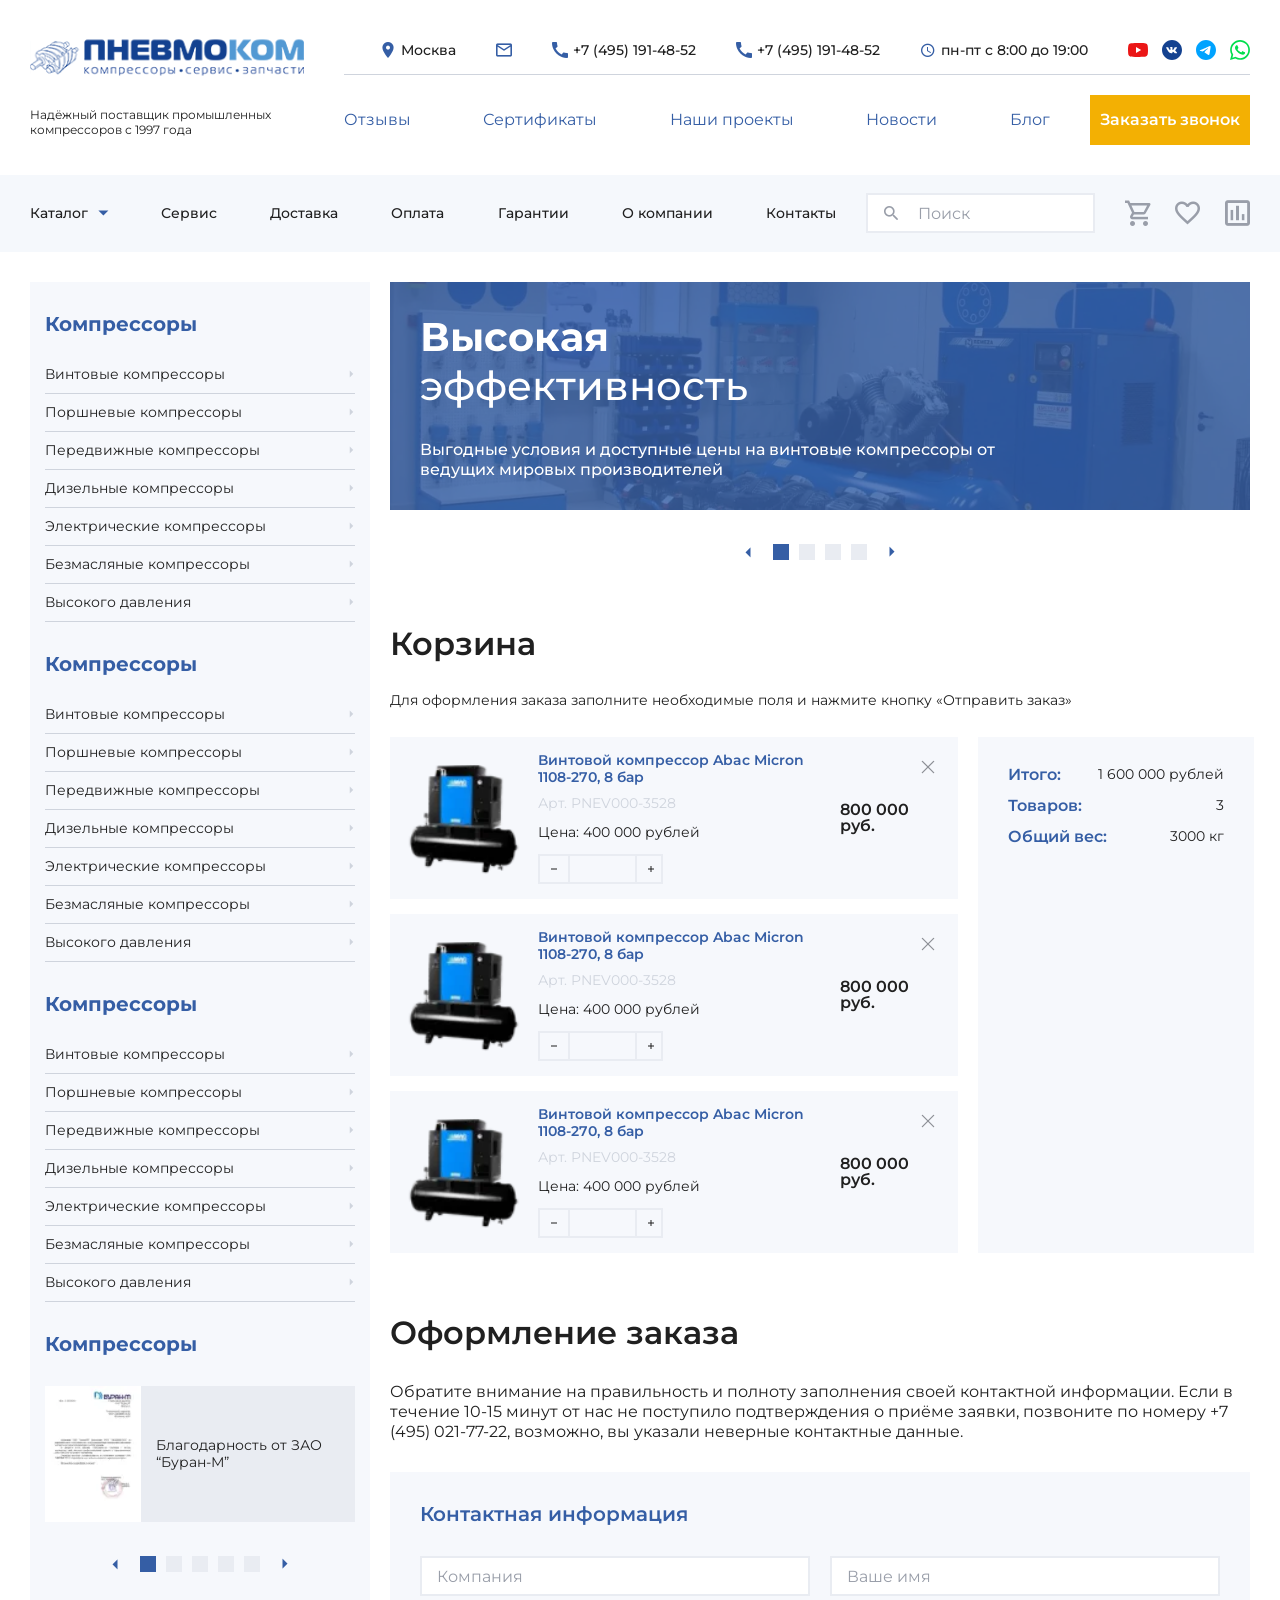
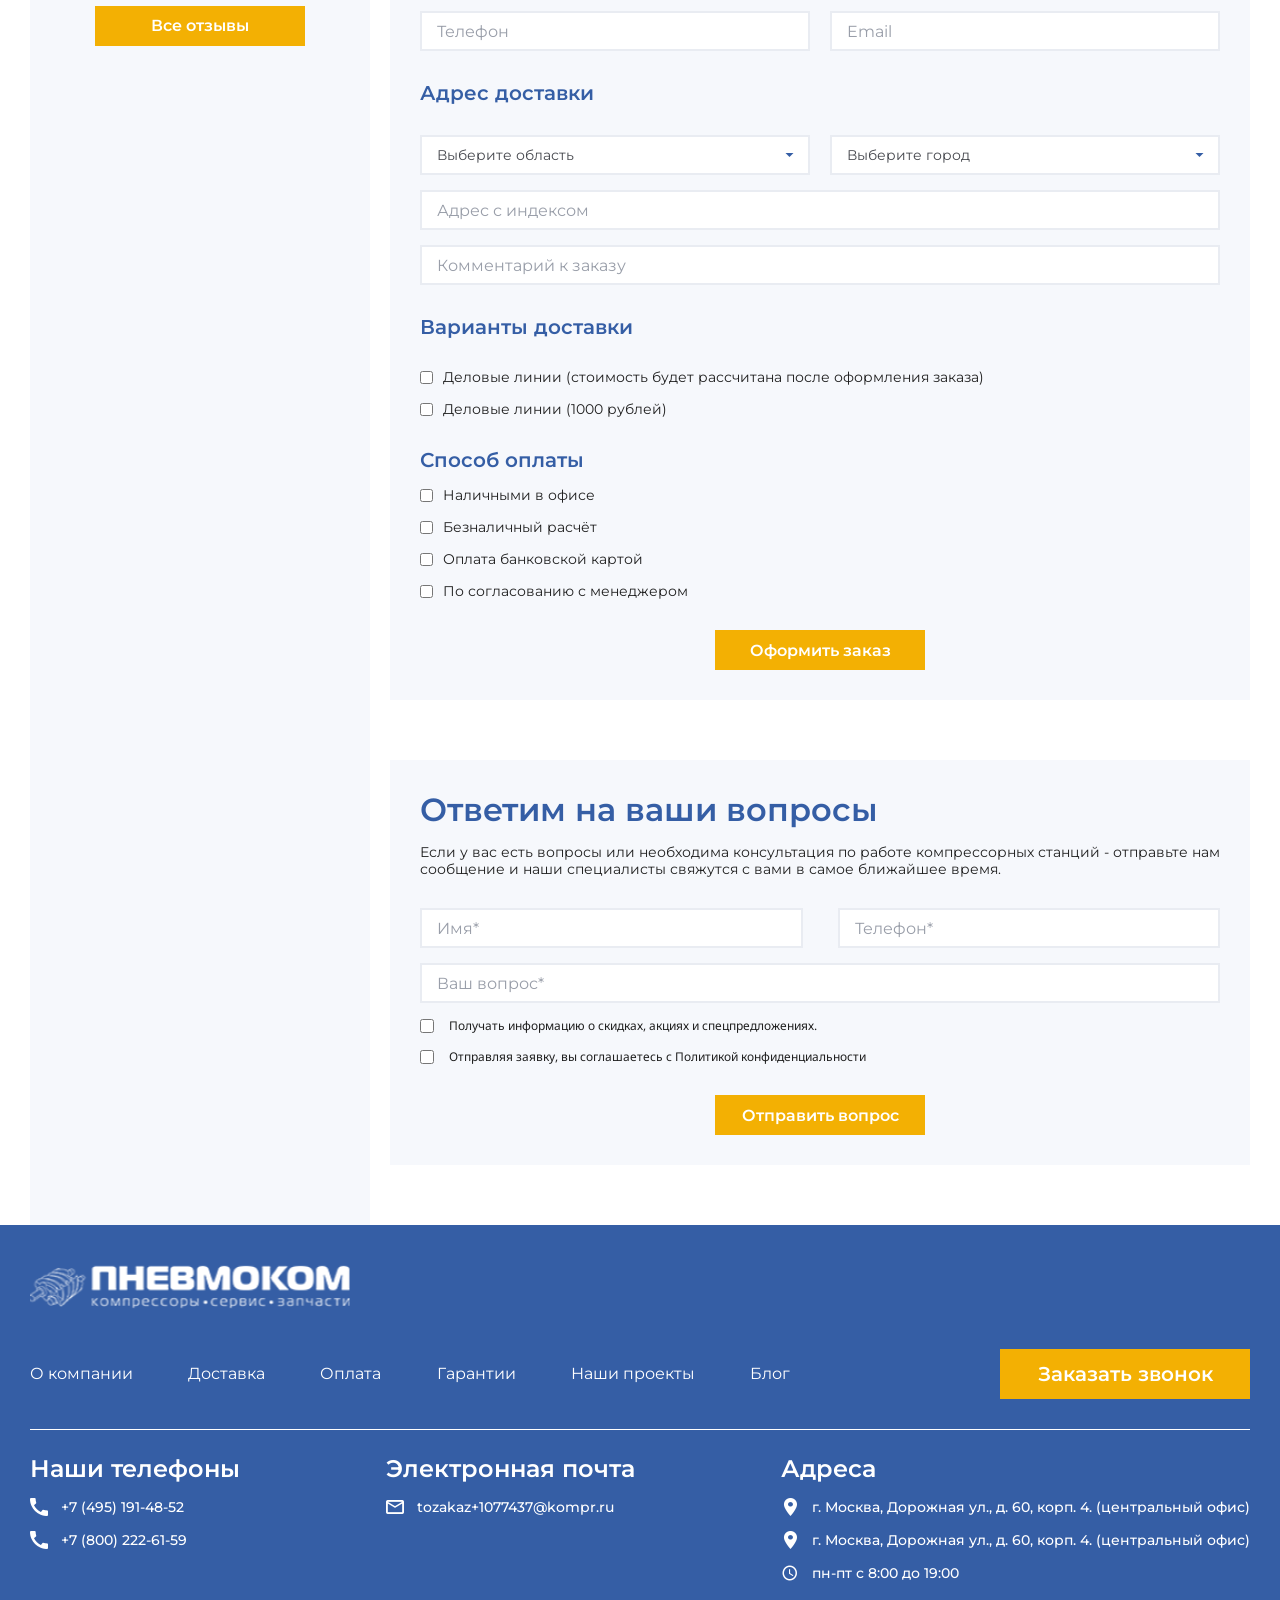
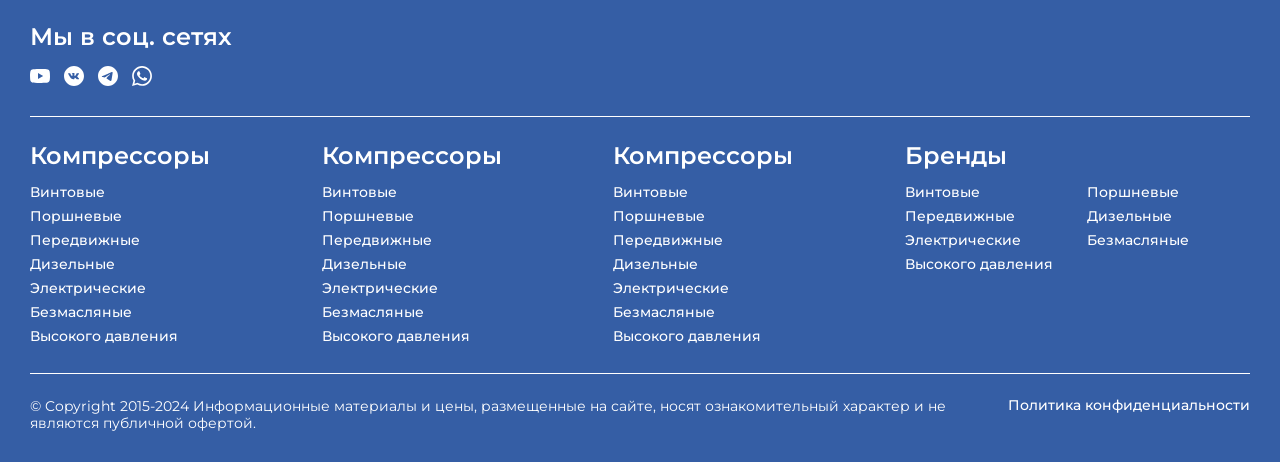
<file: cart.html>
<!DOCTYPE html>
<html lang="ru">

<head>
	<title>Корзина</title>
	<meta charset="UTF-8">
	<meta name="format-detection" content="telephone=no">
	<!-- <style>body{opacity: 0;}</style> -->
	<link rel="stylesheet" href="css/style.min.css?_v=20240228213804">
	<link rel="shortcut icon" href="favicon.ico">
	<!-- <meta name="robots" content="noindex, nofollow"> -->
	<meta name="viewport" content="width=device-width, initial-scale=1.0">
</head>

<body class="archive">
	<div class="wrapper">
		<header class="header">
			<div class="header__top top-header">
				<div class="header__container">
					<div class="top-header__top">
						<div class="top-header__row-top">
							<a href="#" class="top-header__logo logo">
								<img src="img/logo.svg" alt="logo">
							</a>
							<div class="top-header__content">
								<div class="top-header__info info-header">
									<div class="info-header__row">
										<div data-popup="region" class="info-header__item _icon-geo">
											<span>Москва</span>
										</div>
										<a href="mailto:tozakaz+1077437@kompr.ru" class="info-header__item _email _icon-email">
											<span>tozakaz+1077437@kompr.ru</span>
										</a>
										<a href="tel:+74951914852" class="info-header__item _tel _icon-tel">
											<span>+7 (495) 191-48-52</span>
										</a>
										<a href="tel:+74951914852" class="info-header__item _tel _icon-tel">
											<span>+7 (495) 191-48-52</span>
										</a>
										<div class="info-header__item _clock _icon-clock">
											<span>пн-пт c 8:00 до 19:00</span>
										</div>
										<div class="info-header__item social">
											<div class="social__row">
												<a href="#" class="social__item">
													<img src="img/icons/yt.svg" alt="icon">
												</a>
												<a href="#" class="social__item">
													<img src="img/icons/vk.svg" alt="icon">
												</a>
												<a href="#" class="social__item">
													<img src="img/icons/tg.svg" alt="icon">
												</a>
												<a href="#" class="social__item">
													<img src="img/icons/wh.svg" alt="icon">
												</a>
											</div>
										</div>
									</div>
								</div>
							</div>
						</div>
					</div>
					<div class="top-header__bottom">
						<div class="top-header__row-bottom">
							<div class="top-header__text">
								<p>Надёжный поставщик промышленных компрессоров с 1997 года</p>
							</div>
							<div class="top-header__menu menu-top">
								<nav class="menu-top__body">
									<ul class="menu-top__list">
										<li class="menu-top__item">
											<a href="" class="menu-top__link">Отзывы</a>
										</li>
										<li class="menu-top__item">
											<a href="" class="menu-top__link">Сертификаты</a>
										</li>
										<li class="menu-top__item">
											<a href="" class="menu-top__link">Наши проекты</a>
										</li>
										<li class="menu-top__item">
											<a href="" class="menu-top__link">Новости</a>
										</li>
										<li class="menu-top__item">
											<a href="" class="menu-top__link">Блог</a>
										</li>
									</ul>
								</nav>
								<button data-popup="#order" class="menu-top__btn btn">Заказать звонок</button>
							</div>

						</div>
					</div>
				</div>
			</div>
			<div class="header__bottom bottom-header">
				<div class="bottom-header__container">
					<div class="bottom-header__row">
						<div class="bottom-header bottom-menu">
							<nav class="bottom-menu__body">
								<ul class="bottom-menu__list">
									<li class="bottom-menu__item _catalog _icon-triangle-arr">
										Каталог
										<!-- <a href="" class="bottom-menu__link">Каталог</a> -->
									</li>
									<li class="bottom-menu__item">
										<a href="#" class="bottom-menu__link">Сервис</a>
									</li>
									<li class="bottom-menu__item">
										<a href="#" class="bottom-menu__link">Доставка</a>
									</li>
									<li class="bottom-menu__item">
										<a href="#" class="bottom-menu__link">Оплата</a>
									</li>
									<li class="bottom-menu__item">
										<a href="#" class="bottom-menu__link">Гарантии</a>
									</li>
									<li class="bottom-menu__item">
										<a href="#" class="bottom-menu__link">О компании</a>
									</li>
									<li class="bottom-menu__item">
										<a href="#" class="bottom-menu__link">Контакты</a>
									</li>
								</ul>
							</nav>
						</div>
						<div class="bottom-header__search _icon-search">
							<input type="text" placeholder="Поиск" class="input">
						</div>
						<div class="bottom-header__buttons">
							<a href="" class="bottom-header__icon _icon-cart"></a>
							<a href="" class="bottom-header__icon _icon-like"></a>
							<a href="" class="bottom-header__icon _icon-compare"></a>
						</div>
					</div>
				</div>
			</div>
			<div class="header__catalog catalog-header">
				<button class="catalog-header__cross cross"><img src="img/icons/cross.svg" alt="icon"></button>
				<div class="catalog-header__container">
					<div class="catalog-header__body">
						<div class="catalog-header__gird">
							<div class="catalog-header__block">
								<div class="catalog-header__title">Компрессоры</div>
								<ul class="catalog-header__list">
									<li class="catalog-header__li _icon-triangle-arr">
										<a href="" class="catalog-header__link">Винтовые</a>
									</li>
									<li class="catalog-header__li _icon-triangle-arr">
										<a href="" class="catalog-header__link">Поршневые</a>
									</li>
									<li class="catalog-header__li _icon-triangle-arr">
										<a href="" class="catalog-header__link">Передвижные</a>
									</li>
									<li class="catalog-header__li _icon-triangle-arr">
										<a href="" class="catalog-header__link">Дизельные</a>
									</li>
									<li class="catalog-header__li _icon-triangle-arr">
										<a href="" class="catalog-header__link">Электрические</a>
									</li>
									<li class="catalog-header__li _icon-triangle-arr">
										<a href="" class="catalog-header__link">Масляные</a>
									</li>
									<li class="catalog-header__li _icon-triangle-arr">
										<a href="" class="catalog-header__link">Высокого давления</a>
									</li>
								</ul>
							</div>
							<div class="catalog-header__block">
								<div class="catalog-header__title">На складе</div>
								<ul class="catalog-header__list">
									<li class="catalog-header__li _icon-triangle-arr">
										<a href="" class="catalog-header__link">Поршневые компрессоры на складе</a>
									</li>
									<li class="catalog-header__li _icon-triangle-arr">
										<a href="" class="catalog-header__link">Запчасти для компрессоров</a>
									</li>
								</ul>
							</div>
							<div class="catalog-header__block">
								<div class="catalog-header__title">Модульные станции (МКС)</div>
								<ul class="catalog-header__list">
									<li class="catalog-header__li _icon-triangle-arr">
										<a href="" class="catalog-header__link">Блочные компрессорные станции</a>
									</li>
									<li class="catalog-header__li _icon-triangle-arr">
										<a href="" class="catalog-header__link">Блочные азотные станции</a>
									</li>
									<li class="catalog-header__li _icon-triangle-arr">
										<a href="" class="catalog-header__link">Блочные кислородные станции</a>
									</li>
								</ul>
							</div>
							<div class="catalog-header__block">
								<div class="catalog-header__title">Запасные части</div>
								<ul class="catalog-header__list">
									<li class="catalog-header__li _icon-triangle-arr">
										<a href="" class="catalog-header__link">Для винтового</a>
									</li>
									<li class="catalog-header__li _icon-triangle-arr">
										<a href="" class="catalog-header__link">Для поршневого</a>
									</li>
									<li class="catalog-header__li _icon-triangle-arr">
										<a href="" class="catalog-header__link">Для дизельного</a>
									</li>
									<li class="catalog-header__li _icon-triangle-arr">
										<a href="" class="catalog-header__link">Наборы для ТО</a>
									</li>
									<li class="catalog-header__li _icon-triangle-arr">
										<a href="" class="catalog-header__link">Компрессорные головки</a>
									</li>
								</ul>
							</div>
							<div class="catalog-header__block">
								<div class="catalog-header__title">Пескоструйные аппараты</div>
								<ul class="catalog-header__list">
									<li class="catalog-header__li _icon-triangle-arr">
										<a href="" class="catalog-header__link">Бежецкий завод (АСО)</a>
									</li>
									<li class="catalog-header__li _icon-triangle-arr">
										<a href="" class="catalog-header__link">Великолукский завод (DSG)</a>
									</li>
								</ul>
							</div>
							<div class="catalog-header__block">
								<div class="catalog-header__title">Бренды</div>
								<ul class="catalog-header__list">
									<li class="catalog-header__li _icon-triangle-arr">
										<a href="" class="catalog-header__link">ABAC</a>
									</li>
									<li class="catalog-header__li _icon-triangle-arr">
										<a href="" class="catalog-header__link">ALUP</a>
									</li>
									<li class="catalog-header__li _icon-triangle-arr">
										<a href="" class="catalog-header__link">Atmos</a>
									</li>
									<li class="catalog-header__li _icon-triangle-arr">
										<a href="" class="catalog-header__link">Ceccato</a>
									</li>
									<li class="catalog-header__li _icon-triangle-arr">
										<a href="" class="catalog-header__link">Comprag</a>
									</li>
									<li class="catalog-header__li _icon-triangle-arr">
										<a href="" class="catalog-header__link">ABAC</a>
									</li>
									<li class="catalog-header__li _icon-triangle-arr">
										<a href="" class="catalog-header__link">ALUP</a>
									</li>
									<li class="catalog-header__li _icon-triangle-arr">
										<a href="" class="catalog-header__link">Atmos</a>
									</li>
									<li class="catalog-header__li _icon-triangle-arr">
										<a href="" class="catalog-header__link">Ceccato</a>
									</li>
									<li class="catalog-header__li _icon-triangle-arr">
										<a href="" class="catalog-header__link">Comprag</a>
									</li>
								</ul>
							</div>
						</div>
					</div>
				</div>
			</div>
			<div class="header__company catalog-header">
				<button class="catalog-header__cross cross"><img src="img/icons/cross.svg" alt="icon"></button>
				<div class="catalog-header__container">
					<div class="catalog-header__body">
						<div class="catalog-header__gird">
							<div class="catalog-header__block">
								<div class="catalog-header__title">Компрессоры</div>
								<ul class="catalog-header__list">
									<li class="catalog-header__li _icon-triangle-arr">
										<a href="" class="catalog-header__link">Винтовые</a>
									</li>
									<li class="catalog-header__li _icon-triangle-arr">
										<a href="" class="catalog-header__link">Поршневые</a>
									</li>
									<li class="catalog-header__li _icon-triangle-arr">
										<a href="" class="catalog-header__link">Передвижные</a>
									</li>
									<li class="catalog-header__li _icon-triangle-arr">
										<a href="" class="catalog-header__link">Дизельные</a>
									</li>
									<li class="catalog-header__li _icon-triangle-arr">
										<a href="" class="catalog-header__link">Электрические</a>
									</li>
									<li class="catalog-header__li _icon-triangle-arr">
										<a href="" class="catalog-header__link">Масляные</a>
									</li>
									<li class="catalog-header__li _icon-triangle-arr">
										<a href="" class="catalog-header__link">Высокого давления</a>
									</li>
								</ul>
							</div>
						</div>
					</div>
				</div>
			</div>
			<div class="header__menu-mobile mobile-menu">
				<div class="mobile-menu__row">
					<button class="mobile-menu__item _company">
						<span class="mobile-menu__icon _icon-burger"></span>
						<span class="mobile-menu__text">Компания</span>
					</button>
					<button class="mobile-menu__item _catalog">
						<span class="mobile-menu__icon _icon-catalog"></span>
						<span class="mobile-menu__text">Каталог</span>
					</button>
					<button class="mobile-menu__item">
						<span class="mobile-menu__icon _icon-cart"></span>
						<span class="mobile-menu__text">Корзина</span>
					</button>
					<button class="mobile-menu__item">
						<span class="mobile-menu__icon _icon-like"></span>
						<span class="mobile-menu__text">Избранное</span>
					</button>
					<button class="mobile-menu__item">
						<span class="mobile-menu__icon _icon-compare"></span>
						<span class="mobile-menu__text">Сравнение</span>
					</button>
					<button class="mobile-menu__item">
						<span class="mobile-menu__icon _icon-tel"></span>
						<span class="mobile-menu__text">Контакты</span>
					</button>
				</div>
			</div>
		</header>
		<div class="wrapper__row">
			<aside class="page__sidebar sidebar">
				<div class="sidebar__body">
					<div class="sidebar__block widget">
						<h3 class="widget__title widget-title">Компрессоры</h3>
						<ul class="widget__list">
							<li class="widget__li">
								<a href="" class="widget__link">Винтовые компрессоры</a>
							</li>
							<li class="widget__li">
								<a href="" class="widget__link">Поршневые компрессоры</a>
							</li>
							<li class="widget__li">
								<a href="" class="widget__link">Передвижные компрессоры</a>
							</li>
							<li class="widget__li">
								<a href="" class="widget__link">Дизельные компрессоры</a>
							</li>
							<li class="widget__li">
								<a href="" class="widget__link">Электрические компрессоры</a>
							</li>
							<li class="widget__li">
								<a href="" class="widget__link">Безмасляные компрессоры</a>
							</li>
							<li class="widget__li">
								<a href="" class="widget__link">Высокого давления</a>
							</li>
						</ul>
					</div>
					<div class="sidebar__block widget">
						<h3 class="widget__title widget-title">Компрессоры</h3>
						<ul class="widget__list">
							<li class="widget__li">
								<a href="" class="widget__link">Винтовые компрессоры</a>
							</li>
							<li class="widget__li">
								<a href="" class="widget__link">Поршневые компрессоры</a>
							</li>
							<li class="widget__li">
								<a href="" class="widget__link">Передвижные компрессоры</a>
							</li>
							<li class="widget__li">
								<a href="" class="widget__link">Дизельные компрессоры</a>
							</li>
							<li class="widget__li">
								<a href="" class="widget__link">Электрические компрессоры</a>
							</li>
							<li class="widget__li">
								<a href="" class="widget__link">Безмасляные компрессоры</a>
							</li>
							<li class="widget__li">
								<a href="" class="widget__link">Высокого давления</a>
							</li>
						</ul>
					</div>
					<div class="sidebar__block widget">
						<h3 class="widget__title widget-title">Компрессоры</h3>
						<ul class="widget__list">
							<li class="widget__li">
								<a href="" class="widget__link">Винтовые компрессоры</a>
							</li>
							<li class="widget__li">
								<a href="" class="widget__link">Поршневые компрессоры</a>
							</li>
							<li class="widget__li">
								<a href="" class="widget__link">Передвижные компрессоры</a>
							</li>
							<li class="widget__li">
								<a href="" class="widget__link">Дизельные компрессоры</a>
							</li>
							<li class="widget__li">
								<a href="" class="widget__link">Электрические компрессоры</a>
							</li>
							<li class="widget__li">
								<a href="" class="widget__link">Безмасляные компрессоры</a>
							</li>
							<li class="widget__li">
								<a href="" class="widget__link">Высокого давления</a>
							</li>
						</ul>
					</div>
					<div class="sidebar__block widget">
						<h3 class="widget__title widget-title">Компрессоры</h3>
						<div class="widget__slider swiper">
							<div class="widget__wrapper swiper-wrapper">
								<div class="widget__slide swiper-slide">
									<picture><source srcset="img/sidebar/image-01.webp" type="image/webp"><img src="img/sidebar/image-01.jpeg" alt="image"></picture>
									<p>Благодарность от ЗАО “Буран-М”</p>
								</div>
								<div class="widget__slide swiper-slide">
									<picture><source srcset="img/sidebar/image-01.webp" type="image/webp"><img src="img/sidebar/image-01.jpeg" alt="image"></picture>
									<p>Благодарность от ЗАО “Буран-М”</p>
								</div>
								<div class="widget__slide swiper-slide">
									<picture><source srcset="img/sidebar/image-01.webp" type="image/webp"><img src="img/sidebar/image-01.jpeg" alt="image"></picture>
									<p>Благодарность от ЗАО “Буран-М”</p>
								</div>
								<div class="widget__slide swiper-slide">
									<picture><source srcset="img/sidebar/image-01.webp" type="image/webp"><img src="img/sidebar/image-01.jpeg" alt="image"></picture>
									<p>Благодарность от ЗАО “Буран-М”</p>
								</div>
								<div class="widget__slide swiper-slide">
									<picture><source srcset="img/sidebar/image-01.webp" type="image/webp"><img src="img/sidebar/image-01.jpeg" alt="image"></picture>
									<p>Благодарность от ЗАО “Буран-М”</p>
								</div>
							</div>
							<div class="widget__pagination-row pagination-row">
								<button class="pagination-row__arr pagination-row__arr_prev _icon-triangle-arr"></button>
								<div class="pagination-row__pagination pagination"></div>
								<button class="pagination-row__arr pagination-row__arr_next _icon-triangle-arr"></button>
							</div>
							<a href="" class="widget__btn btn">Все отзывы</a>
						</div>
					</div>
				</div>
			</aside>
			<main class="page">
				<section class="page__main-section main-section main-section_category">
					<div class="main-section__slider swiper">
						<div class="main-section__wrapper swiper-wrapper">
							<div class="main-section__slide swiper-slide">
								<div class="main-section__image-ibg">
									<picture><source srcset="img/main-section/image-01.webp" type="image/webp"><img src="img/main-section/image-01.jpg" alt=""></picture>
								</div>
								<div class="main-section__body">
									<h1 class="main-section__title main-title">
										<span>Высокая</span> эффективность
									</h1>
									<div class="main-section__text">
										Выгодные условия и доступные цены на винтовые компрессоры от
										ведущих мировых
										производителей
									</div>
								</div>
							</div>
							<div class="main-section__slide swiper-slide">
								<div class="main-section__image-ibg">
									<picture><source srcset="img/main-section/image-01.webp" type="image/webp"><img src="img/main-section/image-01.jpg" alt=""></picture>
								</div>
								<div class="main-section__body">
									<h1 class="main-section__title main-title">
										<span>Высокая</span> эффективность
									</h1>
									<div class="main-section__text">
										Выгодные условия и доступные цены на винтовые компрессоры от
										ведущих мировых
										производителей
									</div>
								</div>
							</div>
							<div class="main-section__slide swiper-slide">
								<div class="main-section__image-ibg">
									<picture><source srcset="img/main-section/image-01.webp" type="image/webp"><img src="img/main-section/image-01.jpg" alt=""></picture>
								</div>
								<div class="main-section__body">
									<h1 class="main-section__title main-title">
										<span>Высокая</span> эффективность
									</h1>
									<div class="main-section__text">
										Выгодные условия и доступные цены на винтовые компрессоры от
										ведущих мировых
										производителей
									</div>
								</div>
							</div>
							<div class="main-section__slide swiper-slide">
								<div class="main-section__image-ibg">
									<picture><source srcset="img/main-section/image-01.webp" type="image/webp"><img src="img/main-section/image-01.jpg" alt=""></picture>
								</div>
								<div class="main-section__body">
									<h1 class="main-section__title main-title">
										<span>Высокая</span> эффективность
									</h1>
									<div class="main-section__text">
										Выгодные условия и доступные цены на винтовые компрессоры от
										ведущих мировых
										производителей
									</div>
								</div>
							</div>
						</div>
						<div class="main-section__pagination-row pagination-row">
							<button class="pagination-row__arr pagination-row__arr_prev _icon-triangle-arr"></button>
							<div class="pagination-row__pagination pagination"></div>
							<button class="pagination-row__arr pagination-row__arr_next _icon-triangle-arr"></button>
						</div>
					</div>
				</section>
				<section class="page__cart cart-section">
					<h2 class="cart-section__title title">
						Корзина
					</h2>
					<div class="cart-section__text">
						Для оформления заказа заполните необходимые поля и нажмите кнопку «Отправить заказ»
					</div>
					<div class="cart-section__row">
						<div class="cart-section__items">
							<div class="cart-section__item item-cart">
								<div class="item-cart__row">
									<div class="item-cart__image">
										<picture><source srcset="img/catalog/image-01.webp" type="image/webp"><img src="img/catalog/image-01.png" alt="image"></picture>
									</div>
									<div class="item-cart__content">
										<div class="item-cart__content-row">
											<div class="item-cart__content-block">
												<h4 class="item-cart__title">Винтовой компрессор Abac Micron
													1108-270, 8 бар</h4>
												<div class="item-cart__code">
													Арт. PNEV000-3528
												</div>
												<div class="item-cart__text">
													Цена: 400 000 рублей
												</div>
												<div class="item-cart__count-block count-block">
													<div class="count-block__minus"></div>
													<div class="count-block__input">
														<input type="number">
													</div>
													<div class="count-block__plus"></div>
												</div>
											</div>
											<div class="item-cart__price-total">
												800 000 руб.
											</div>
										</div>
									</div>
								</div>
								<button class="item-cart__close">
									<img src="img/icons/cross.svg" alt="icon">
								</button>
							</div>
							<div class="cart-section__item item-cart">
								<div class="item-cart__row">
									<div class="item-cart__image">
										<picture><source srcset="img/catalog/image-01.webp" type="image/webp"><img src="img/catalog/image-01.png" alt="image"></picture>
									</div>
									<div class="item-cart__content">
										<div class="item-cart__content-row">
											<div class="item-cart__content-block">
												<h4 class="item-cart__title">Винтовой компрессор Abac Micron
													1108-270, 8 бар</h4>
												<div class="item-cart__code">
													Арт. PNEV000-3528
												</div>
												<div class="item-cart__text">
													Цена: 400 000 рублей
												</div>
												<div class="item-cart__count-block count-block">
													<div class="count-block__minus"></div>
													<div class="count-block__input">
														<input type="number">
													</div>
													<div class="count-block__plus"></div>
												</div>
											</div>
											<div class="item-cart__price-total">
												800 000 руб.
											</div>
										</div>
									</div>
								</div>
								<button class="item-cart__close">
									<img src="img/icons/cross.svg" alt="icon">
								</button>
							</div>
							<div class="cart-section__item item-cart">
								<div class="item-cart__row">
									<div class="item-cart__image">
										<picture><source srcset="img/catalog/image-01.webp" type="image/webp"><img src="img/catalog/image-01.png" alt="image"></picture>
									</div>
									<div class="item-cart__content">
										<div class="item-cart__content-row">
											<div class="item-cart__content-block">
												<h4 class="item-cart__title">Винтовой компрессор Abac Micron
													1108-270, 8 бар</h4>
												<div class="item-cart__code">
													Арт. PNEV000-3528
												</div>
												<div class="item-cart__text">
													Цена: 400 000 рублей
												</div>
												<div class="item-cart__count-block count-block">
													<div class="count-block__minus"></div>
													<div class="count-block__input">
														<input type="number">
													</div>
													<div class="count-block__plus"></div>
												</div>
											</div>
											<div class="item-cart__price-total">
												800 000 руб.
											</div>
										</div>
									</div>
								</div>
								<button class="item-cart__close">
									<img src="img/icons/cross.svg" alt="icon">
								</button>
							</div>
						</div>
						<div class="cart-section__total">
							<div class="cart-section__total-line">
								<span>Итого:</span><span>1 600 000 рублей</span>
							</div>
							<div class="cart-section__total-line">
								<span>Товаров:</span><span>3</span>
							</div>
							<div class="cart-section__total-line">
								<span>Общий вес:</span><span>3000 кг</span>
							</div>
						</div>
					</div>
				</section>
				<section class="page__order order">
					<h2 class="order__title title">
						Оформление заказа
					</h2>
					<div class="order__text">
						Обратите внимание на правильность и полноту заполнения своей контактной информации. Если в
						течение 10-15 минут от нас не
						поступило подтверждения о приёме заявки, позвоните по номеру +7 (495) 021-77-22, возможно,
						вы указали неверные
						контактные данные.
					</div>
					<div class="order__form form-order">
						<form action="#">
							<h3 class="form-order__title">Контактная информация</h3>
							<div class="form-order__inputs">
								<input placeholder="Компания" type="text" class="input">
								<input placeholder="Ваше имя" type="text" class="input">
								<input placeholder="Телефон" type="tel" class="input input_tel">
								<input placeholder="Email" type="email" class="input">
							</div>
							<h3 class="form-order__title">Адрес доставки</h3>
							<div class="form-order__inputs">
								<select name="form[]" class="form">
									<option data-show selected>Выберите область</option>
									<option value="1">Пункт №1</option>
									<option value="2">Пункт №2</option>
									<option value="3">Пункт №3</option>
									<option value="4">Пункт №4</option>
								</select>
								<select name="form[]" class="form">
									<option data-show selected>Выберите город</option>
									<option value="1">Пункт №1</option>
									<option value="2">Пункт №2</option>
									<option value="3">Пункт №3</option>
									<option value="4">Пункт №4</option>
								</select>
								<input placeholder="Адрес с индексом" type="text" class="input input_big">
								<input placeholder="Комментарий к заказу" type="text" class="input input_big">
							</div>
							<div class="form-order__chk-block">
								<h3 class="form-order__title">Варианты доставки</h3>
								<label class="form-order__chk">
									<input type="checkbox">
									<span>Деловые линии (стоимость будет рассчитана после оформления заказа)</span>
								</label>
								<label class="form-order__chk">
									<input type="checkbox">
									<span>Деловые линии (1000 рублей)</span>
								</label>
							</div>
							<div class="form-order__chk-block">
								<h3 class="form-order__title form-order__title_last">Способ оплаты</h3>
								<label class="form-order__chk">
									<input type="checkbox">
									<span>Наличными в офисе</span>
								</label>
								<label class="form-order__chk">
									<input type="checkbox">
									<span>Безналичный расчёт</span>
								</label>
								<label class="form-order__chk">
									<input type="checkbox">
									<span>Оплата банковской картой</span>
								</label>
								<label class="form-order__chk">
									<input type="checkbox">
									<span>По согласованию с менеджером</span>
								</label>
							</div>
							<div class="form-order__btn-wrap"><button type="submit" class="form-order__btn btn">Оформить заказ</button></div>
						</form>
					</div>
				</section>
				<section class="page__question-form form-question">
					<h2 class="form-question__title title">Ответим на ваши вопросы</h2>
					<div class="form-question__text">
						Если у вас есть вопросы или необходима консультация по работе компрессорных станций -
						отправьте нам сообщение и наши
						специалисты свяжутся с вами в самое ближайшее время.
					</div>
					<form action="#" class="form-question__form">
						<div class="form-question__grid">
							<div class="form-question__input">
								<input class="input" placeholder="Имя*" type="text">
							</div>
							<div class="form-question__input">
								<input class="input input_tel" placeholder="Телефон*" type="tel">
							</div>
							<div class="form-question__input">
								<input class="input" placeholder="Ваш вопрос*" type="text">
							</div>
						</div>
						<div class="form-question__check">
							<label><input type="checkbox"><span>Получать информацию о скидках, акциях и
									спецпредложениях.</span></label>
						</div>
						<div class="form-question__check">
							<label><input type="checkbox"><span>Отправляя заявку, вы соглашаетесь с Политикой
									конфиденциальности</span></label>
						</div>
						<div class="form-question__btn-wrap"><button class="form-question__btn btn">Отправить
								вопрос</button></div>
					</form>
				</section>
			</main>
		</div>

		<footer class="footer">
			<div class="footer__container">
				<div class="footer__item-block top-footer">
					<div class="top-footer__row">
						<div class="top-footer__logo logo">
							<img src="img/footer-logo.svg" alt="">
						</div>
						<div class="top-footer__menu menu-footer">
							<nav class="menu-footer__body">
								<ul class="menu-footer__list">
									<li class="menu-footer__item">
										<a href="" class="menu-footer__link">О компании</a>
									</li>
									<li class="menu-footer__item">
										<a href="" class="menu-footer__link">Доставка</a>
									</li>
									<li class="menu-footer__item">
										<a href="" class="menu-footer__link">Оплата</a>
									</li>
									<li class="menu-footer__item">
										<a href="" class="menu-footer__link">Гарантии</a>
									</li>
									<li class="menu-footer__item">
										<a href="" class="menu-footer__link">Наши проекты</a>
									</li>
									<li class="menu-footer__item">
										<a href="" class="menu-footer__link">Блог</a>
									</li>
								</ul>
							</nav>
						</div>
						<button data-popup="#order" class="top-footer__btn btn">Заказать звонок</button>
					</div>
				</div>
				<div class="footer__item-block contacts-footer">
					<div class="contacts-footer__row">
						<div class="contacts-footer__block">
							<div class="contacts-footer__title title-avg">Наши телефоны</div>
							<a href="tel:+74951914852" class="contacts-footer__item _icon-tel">+7 (495) 191-48-52</a>
							<a href="tel:+78002226159" class="contacts-footer__item _icon-tel">+7 (800) 222-61-59</a>
						</div>
						<div class="contacts-footer__block">
							<div class="contacts-footer__title title-avg">Электронная почта</div>
							<a href="email:+74951914852" class="contacts-footer__item _icon-email">tozakaz+1077437@kompr.ru</a>
						</div>
						<div class="contacts-footer__block">
							<div class="contacts-footer__title title-avg">Адреса</div>
							<div class="contacts-footer__item _icon-geo">
								г. Москва, Дорожная ул., д. 60, корп. 4. (центральный офис)
							</div>
							<div class="contacts-footer__item _icon-geo">
								г. Москва, Дорожная ул., д. 60, корп. 4. (центральный офис)
							</div>
							<div class="contacts-footer__item _icon-clock">
								пн-пт c 8:00 до 19:00
							</div>
						</div>
						<div class="contacts-footer__block">
							<div class="contacts-footer__title title-avg">Мы в соц. сетях</div>
							<div class="contacts-footer__social social">
								<div class="social__row">
									<a href="#" class="social__item">
										<img src="img/icons/yt-footer.svg" alt="icon">
									</a>
									<a href="#" class="social__item">
										<img src="img/icons/vk-footer.svg" alt="icon">
									</a>
									<a href="#" class="social__item">
										<img src="img/icons/tg-footer.svg" alt="icon">
									</a>
									<a href="#" class="social__item">
										<img src="img/icons/wh-footer.svg" alt="icon">
									</a>
								</div>
							</div>
						</div>
					</div>
				</div>
				<div class="footer__item-block catalog-footer">
					<div class="catalog-footer__row">
						<div class="catalog-footer__item">
							<div class="contacts-footer__title title-avg">Компрессоры</div>
							<ul class="catalog-footer__list">
								<li class="catalog-footer__item">
									<a href="" class="catalog-footer__link">Винтовые</a>
								</li>
								<li class="catalog-footer__item">
									<a href="" class="catalog-footer__link">Поршневые</a>
								</li>
								<li class="catalog-footer__item">
									<a href="" class="catalog-footer__link">Передвижные</a>
								</li>
								<li class="catalog-footer__item">
									<a href="" class="catalog-footer__link">Дизельные</a>
								</li>
								<li class="catalog-footer__item">
									<a href="" class="catalog-footer__link">Электрические</a>
								</li>
								<li class="catalog-footer__item">
									<a href="" class="catalog-footer__link">Безмасляные</a>
								</li>
								<li class="catalog-footer__item">
									<a href="" class="catalog-footer__link">Высокого давления</a>
								</li>
							</ul>
						</div>
						<div class="catalog-footer__item">
							<div class="contacts-footer__title title-avg">Компрессоры</div>
							<ul class="catalog-footer__list">
								<li class="catalog-footer__item">
									<a href="" class="catalog-footer__link">Винтовые</a>
								</li>
								<li class="catalog-footer__item">
									<a href="" class="catalog-footer__link">Поршневые</a>
								</li>
								<li class="catalog-footer__item">
									<a href="" class="catalog-footer__link">Передвижные</a>
								</li>
								<li class="catalog-footer__item">
									<a href="" class="catalog-footer__link">Дизельные</a>
								</li>
								<li class="catalog-footer__item">
									<a href="" class="catalog-footer__link">Электрические</a>
								</li>
								<li class="catalog-footer__item">
									<a href="" class="catalog-footer__link">Безмасляные</a>
								</li>
								<li class="catalog-footer__item">
									<a href="" class="catalog-footer__link">Высокого давления</a>
								</li>
							</ul>
						</div>
						<div class="catalog-footer__item">
							<div class="contacts-footer__title title-avg">Компрессоры</div>
							<ul class="catalog-footer__list">
								<li class="catalog-footer__item">
									<a href="" class="catalog-footer__link">Винтовые</a>
								</li>
								<li class="catalog-footer__item">
									<a href="" class="catalog-footer__link">Поршневые</a>
								</li>
								<li class="catalog-footer__item">
									<a href="" class="catalog-footer__link">Передвижные</a>
								</li>
								<li class="catalog-footer__item">
									<a href="" class="catalog-footer__link">Дизельные</a>
								</li>
								<li class="catalog-footer__item">
									<a href="" class="catalog-footer__link">Электрические</a>
								</li>
								<li class="catalog-footer__item">
									<a href="" class="catalog-footer__link">Безмасляные</a>
								</li>
								<li class="catalog-footer__item">
									<a href="" class="catalog-footer__link">Высокого давления</a>
								</li>
							</ul>
						</div>
						<div class="catalog-footer__item">
							<div class="contacts-footer__title title-avg">Бренды</div>
							<ul class="catalog-footer__list">
								<li class="catalog-footer__item">
									<a href="" class="catalog-footer__link">Винтовые</a>
								</li>
								<li class="catalog-footer__item">
									<a href="" class="catalog-footer__link">Поршневые</a>
								</li>
								<li class="catalog-footer__item">
									<a href="" class="catalog-footer__link">Передвижные</a>
								</li>
								<li class="catalog-footer__item">
									<a href="" class="catalog-footer__link">Дизельные</a>
								</li>
								<li class="catalog-footer__item">
									<a href="" class="catalog-footer__link">Электрические</a>
								</li>
								<li class="catalog-footer__item">
									<a href="" class="catalog-footer__link">Безмасляные</a>
								</li>
								<li class="catalog-footer__item">
									<a href="" class="catalog-footer__link">Высокого давления</a>
								</li>
							</ul>
						</div>
					</div>
				</div>
				<div class="footer__item-block bottom-footer">
					<div class="bottom-footer__copy">
						© Copyright 2015-2024 Информационные материалы и цены, размещенные на сайте, носят ознакомительный характер и не
						являются публичной офертой.
					</div>
					<a href="" class="bottom-footer__link">
						Политика конфиденциальности
					</a>
				</div>
			</div>
		</footer>
	</div>
	<div id="price" aria-hidden="true" class="popup">
		<div class="popup__wrapper">
			<div class="popup__content">
				<button data-close type="button" class="popup__close">
					<img src="img/icons/cross.svg" alt="icon">
				</button>
				<div class="popup__row">
					<div class="popup__left">
						<div class="popup__left-body">
							<div class="popup__image">
								<picture><source srcset="img/catalog/image-01.webp" type="image/webp"><img src="img/catalog/image-01.png" alt="image"></picture>
							</div>
							<div class="popup__title">
								Винтовой компрессор Abac Micron 1108-270, 8 бар
							</div>
						</div>
					</div>
					<div class="popup__right">
						<div class="popup__title title">Узнать цену</div>
						<div class="popup__text">
							Наш менеджер ответит вам в самое ближайшее время
						</div>
						<div class="popup__form form-popup">
							<form action="#">
								<div class="form-popup__grid">
									<input placeholder="Имя*" type="text" class="input">
									<input placeholder="Телефон*" type="tel" class="input input_tel">
									<input placeholder="Сообщение*" type="text" class="input input_big">
								</div>

							</form>
							<div class="form-popup__check">
								<label><input type="checkbox"><span>Отправляя Заявку, я даю согласие на обработку
										своих персональных данных, согласно <a href="#">Политики
											конфиденциальности</a></span></label>
							</div>
							<div class="form-popup__btn-wrap">
								<button type="submit" class="form-popup__btn btn">Отправить вопрос</button>
							</div>
						</div>
					</div>
				</div>
			</div>
		</div>
	</div>

	<div id="order" aria-hidden="true" class="popup">
		<div class="popup__wrapper">
			<div class="popup__content">
				<button data-close type="button" class="popup__close">
					<img src="img/icons/cross.svg" alt="icon">
				</button>
				<div class="popup__right">
					<div class="popup__title title">Узнать цену</div>
					<div class="popup__text">
						Наш менеджер ответит вам в самое ближайшее время
					</div>
					<div class="popup__form form-popup">
						<form action="#">
							<div class="form-popup__grid">
								<input placeholder="Имя*" type="text" class="input">
								<input placeholder="Телефон*" type="tel" class="input input_tel">
								<input placeholder="Сообщение*" type="text" class="input input_big">
							</div>

						</form>
						<div class="form-popup__check">
							<label><input type="checkbox"><span>Отправляя Заявку, я даю согласие на обработку
									своих персональных данных, согласно <a href="#">Политики
										конфиденциальности</a></span></label>
						</div>
						<div class="form-popup__btn-wrap">
							<button type="submit" class="form-popup__btn btn">Отправить вопрос</button>
						</div>
					</div>
				</div>
			</div>
		</div>
	</div>

	<div id="lead" aria-hidden="true" class="popup">
		<div class="popup__wrapper">
			<div class="popup__content">
				<button data-close type="button" class="popup__close">
					<img src="img/icons/cross.svg" alt="icon">
				</button>
				<div class="popup__right">
					<div class="popup__title title">Узнать цену</div>
					<div class="popup__text">
						Наш менеджер ответит вам в самое ближайшее время
					</div>
					<div class="popup__form form-popup">
						<form action="#">
							<div class="form-popup__grid">
								<input placeholder="Имя*" type="text" class="input">
								<input placeholder="Телефон*" type="tel" class="input input_tel">
								<input placeholder="Сообщение*" type="text" class="input input_big">
							</div>

						</form>
						<div class="form-popup__check">
							<label><input type="checkbox"><span>Отправляя Заявку, я даю согласие на обработку
									своих персональных данных, согласно <a href="#">Политики
										конфиденциальности</a></span></label>
						</div>
						<div class="form-popup__btn-wrap">
							<button type="submit" class="form-popup__btn btn">Отправить вопрос</button>
						</div>
					</div>
				</div>
			</div>
		</div>
	</div>
	<script src="https://api-maps.yandex.ru/2.1/?apikey=ваш API-ключ&lang=ru_RU&_v=20240228213804">
	</script>
	<script src="js/app.min.js?_v=20240228213804"></script>
</body>

</html>
</file>
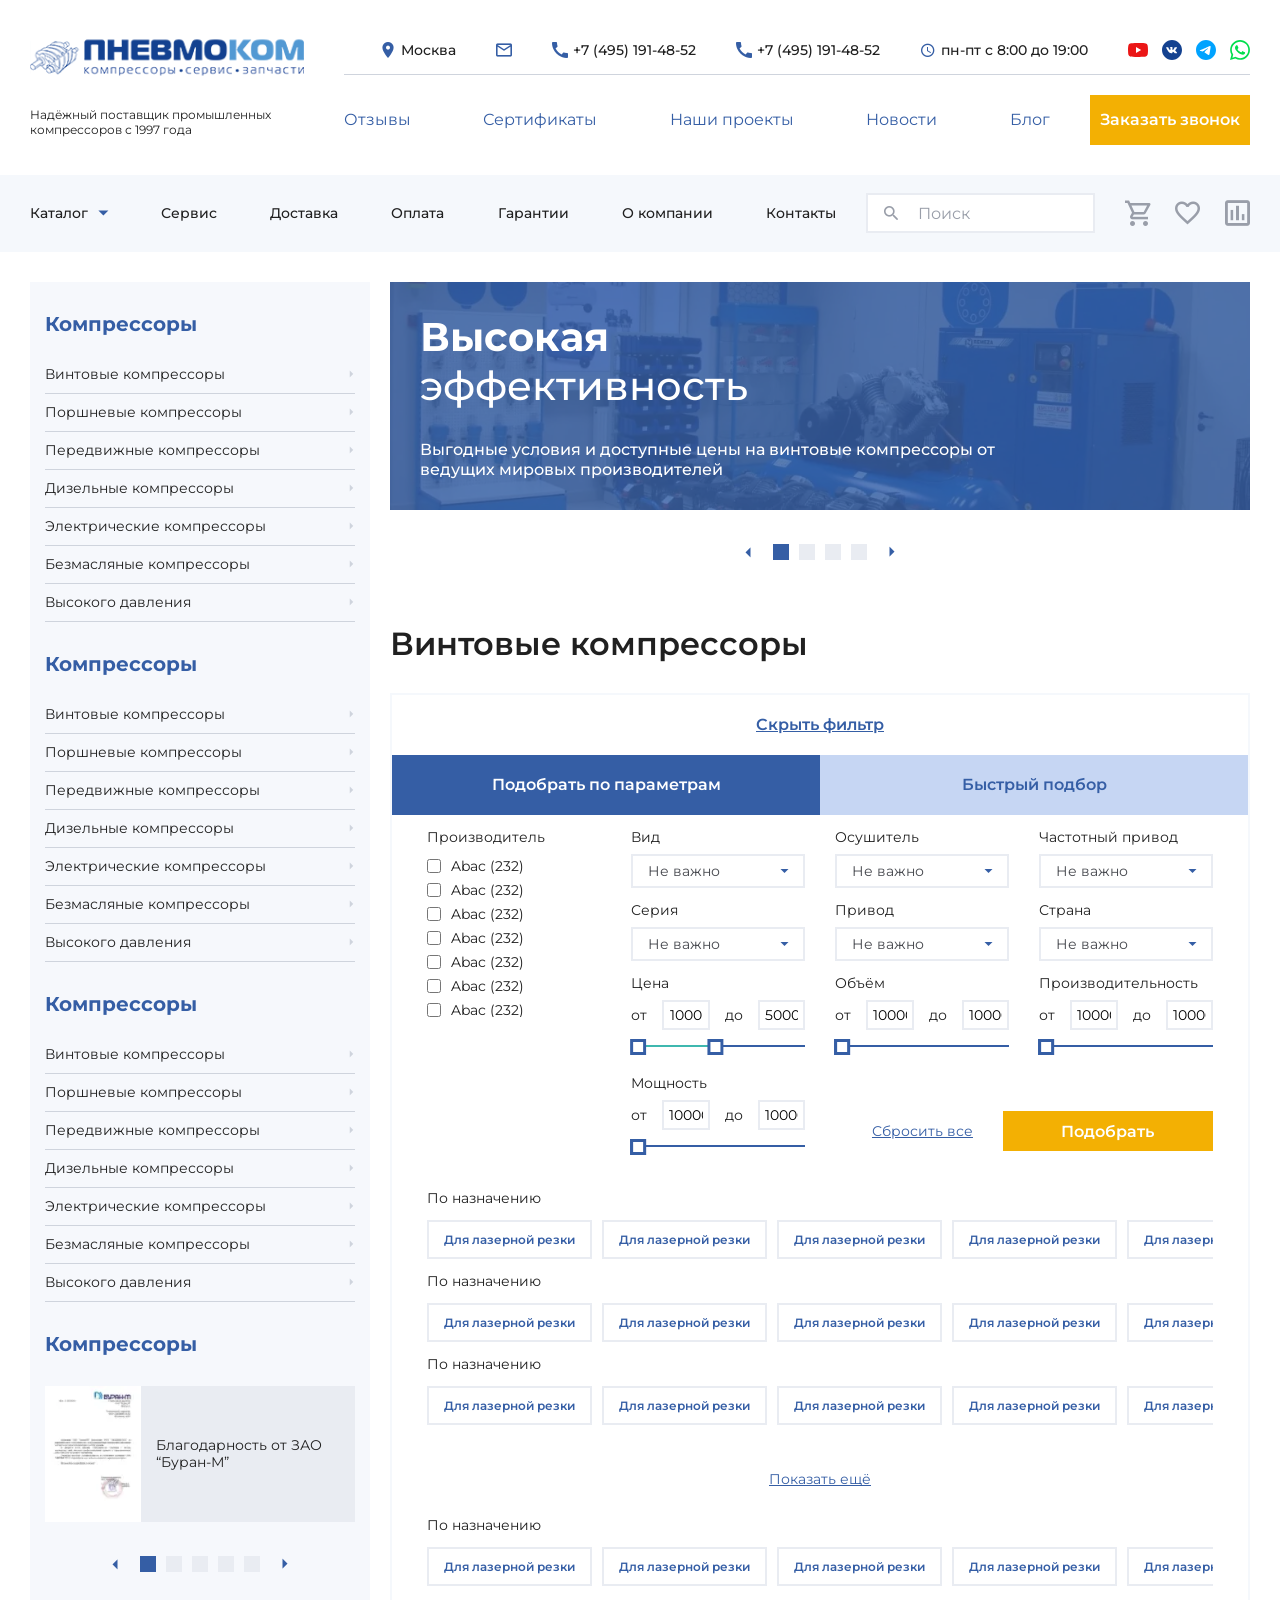
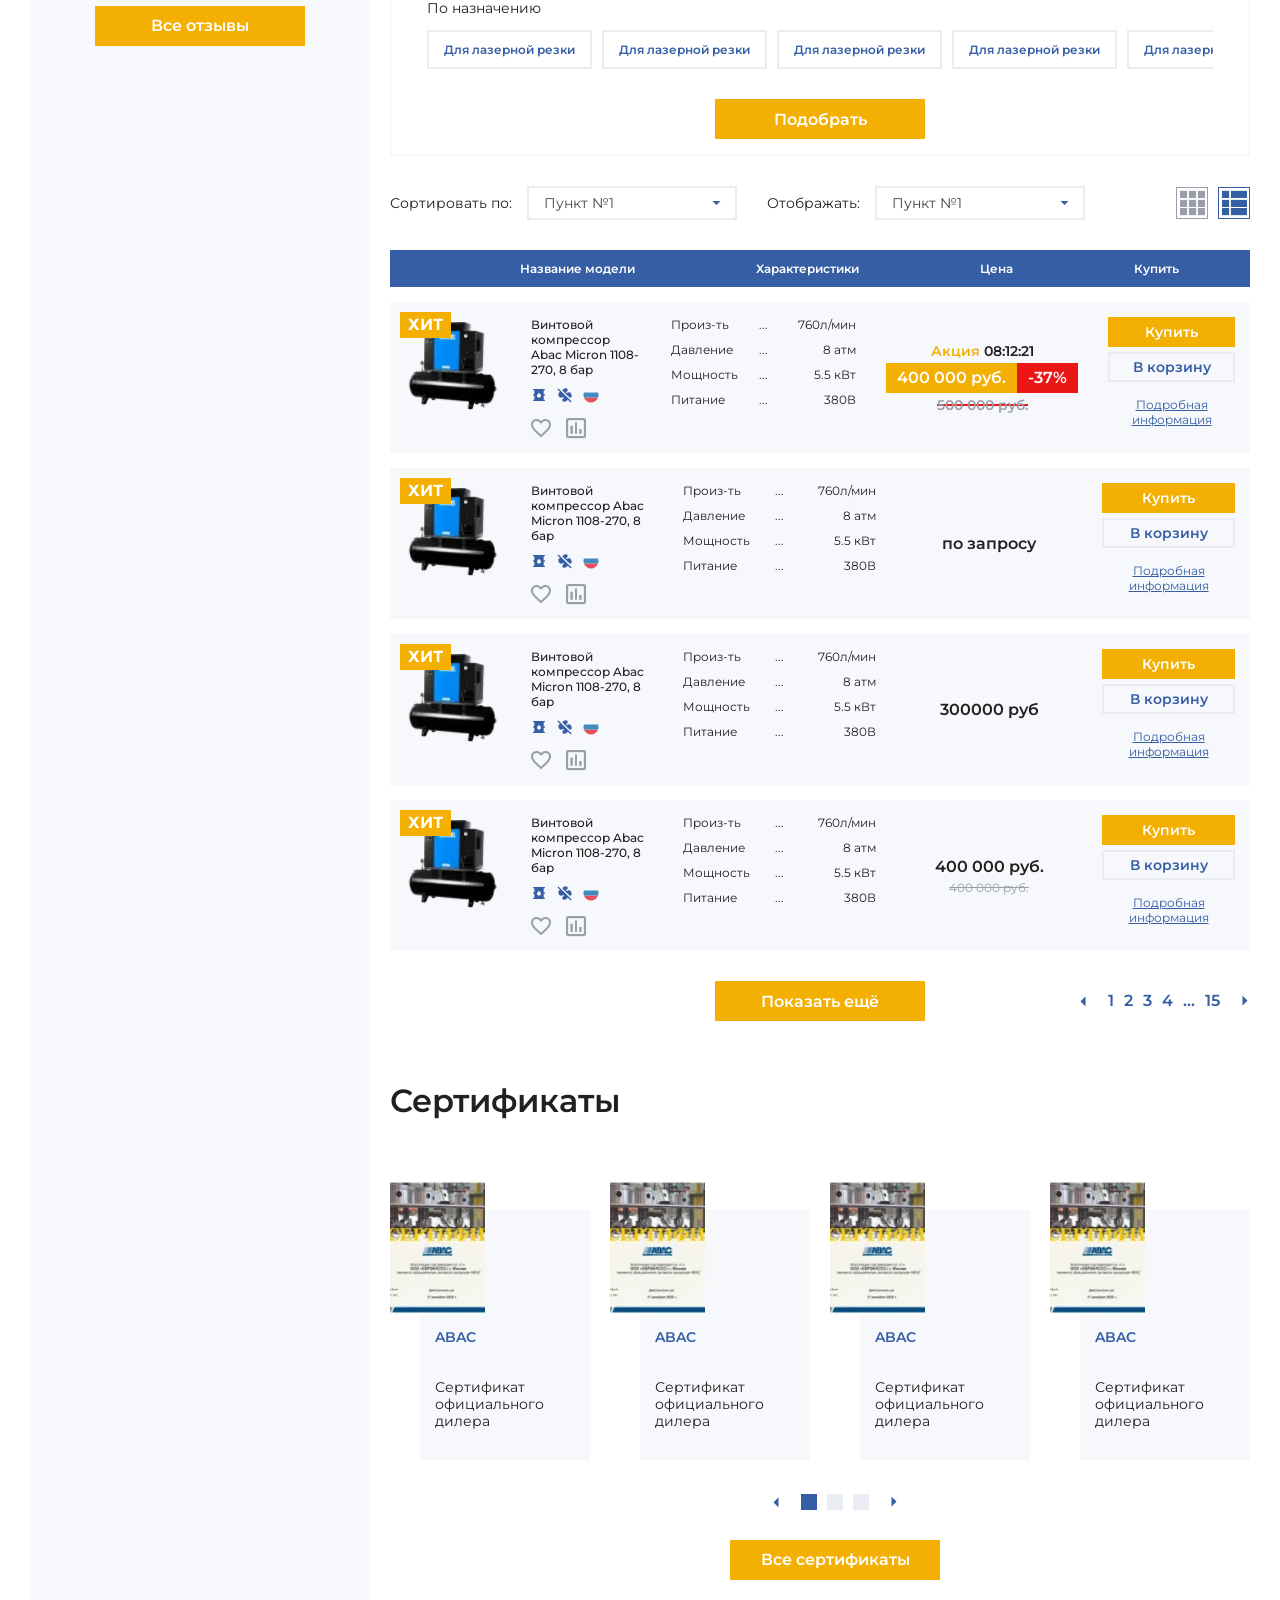
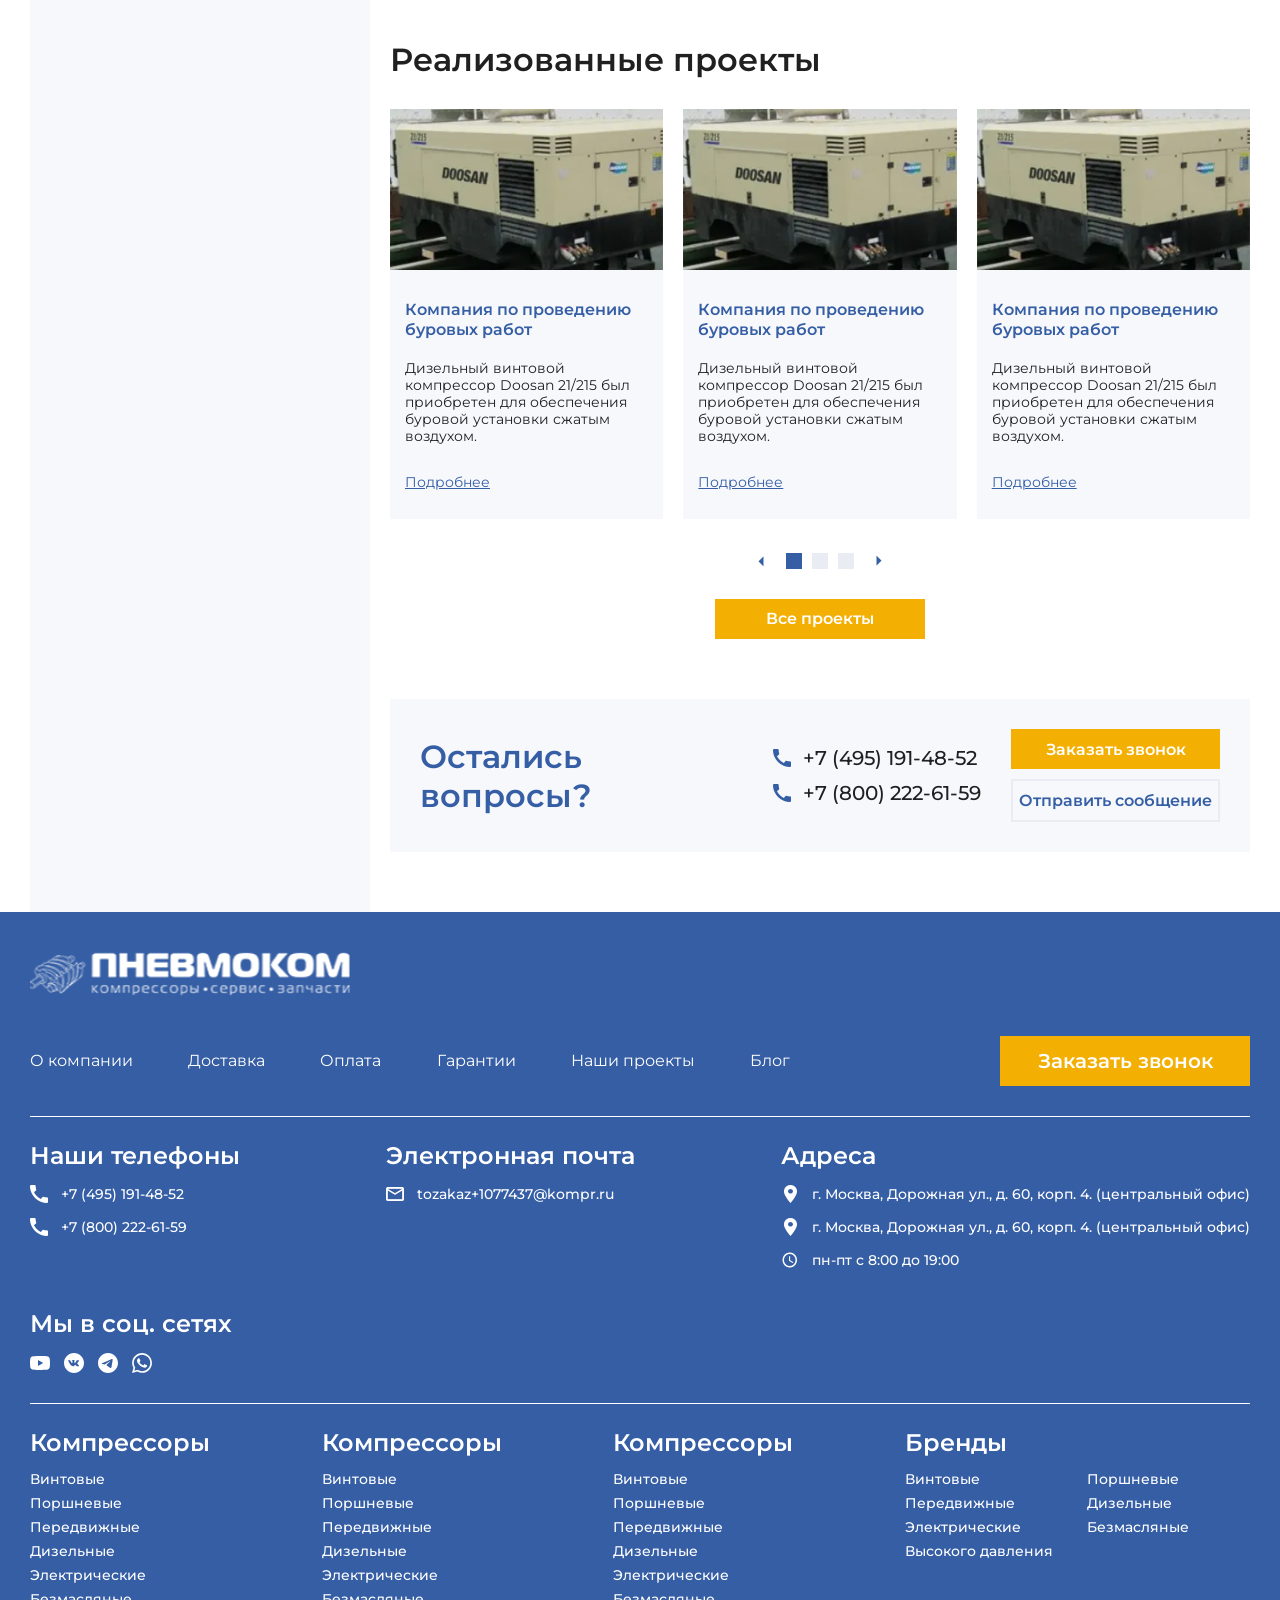
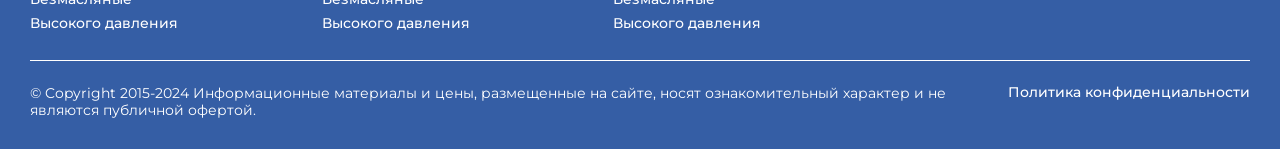
<file: category.html>
<!DOCTYPE html>
<html lang="ru">

<head>
	<title>Категория</title>
	<meta charset="UTF-8">
	<meta name="format-detection" content="telephone=no">
	<!-- <style>body{opacity: 0;}</style> -->
	<link rel="stylesheet" href="css/style.min.css?_v=20240221191228">
	<link rel="shortcut icon" href="favicon.ico">
	<!-- <meta name="robots" content="noindex, nofollow"> -->
	<meta name="viewport" content="width=device-width, initial-scale=1.0">
</head>

<body class="archive">
	<div class="wrapper">
		<header class="header">
			<div class="header__top top-header">
				<div class="header__container">
					<div class="top-header__top">
						<div class="top-header__row-top">
							<a href="#" class="top-header__logo logo">
								<img src="img/logo.svg" alt="logo">
							</a>
							<div class="top-header__content">
								<div class="top-header__info info-header">
									<div class="info-header__row">
										<div data-popup="region" class="info-header__item _icon-geo">
											<span>Москва</span>
										</div>
										<a href="mailto:tozakaz+1077437@kompr.ru"
											class="info-header__item _email _icon-email">
											<span>tozakaz+1077437@kompr.ru</span>
										</a>
										<a href="tel:+74951914852" class="info-header__item _tel _icon-tel">
											<span>+7 (495) 191-48-52</span>
										</a>
										<a href="tel:+74951914852" class="info-header__item _tel _icon-tel">
											<span>+7 (495) 191-48-52</span>
										</a>
										<div class="info-header__item _clock _icon-clock">
											<span>пн-пт c 8:00 до 19:00</span>
										</div>
										<div class="info-header__item social">
											<div class="social__row">
												<a href="#" class="social__item">
													<img src="img/icons/yt.svg" alt="icon">
												</a>
												<a href="#" class="social__item">
													<img src="img/icons/vk.svg" alt="icon">
												</a>
												<a href="#" class="social__item">
													<img src="img/icons/tg.svg" alt="icon">
												</a>
												<a href="#" class="social__item">
													<img src="img/icons/wh.svg" alt="icon">
												</a>
											</div>
										</div>
									</div>
								</div>
							</div>
						</div>
					</div>
					<div class="top-header__bottom">
						<div class="top-header__row-bottom">
							<div class="top-header__text">
								<p>Надёжный поставщик промышленных компрессоров с 1997 года</p>
							</div>
							<div class="top-header__menu menu-top">
								<nav class="menu-top__body">
									<ul class="menu-top__list">
										<li class="menu-top__item">
											<a href="" class="menu-top__link">Отзывы</a>
										</li>
										<li class="menu-top__item">
											<a href="" class="menu-top__link">Сертификаты</a>
										</li>
										<li class="menu-top__item">
											<a href="" class="menu-top__link">Наши проекты</a>
										</li>
										<li class="menu-top__item">
											<a href="" class="menu-top__link">Новости</a>
										</li>
										<li class="menu-top__item">
											<a href="" class="menu-top__link">Блог</a>
										</li>
									</ul>
								</nav>
								<button data-popup="#order" class="menu-top__btn btn">Заказать звонок</button>
							</div>

						</div>
					</div>
				</div>
			</div>
			<div class="header__bottom bottom-header">
				<div class="bottom-header__container">
					<div class="bottom-header__row">
						<div class="bottom-header bottom-menu">
							<nav class="bottom-menu__body">
								<ul class="bottom-menu__list">
									<li class="bottom-menu__item _catalog _icon-triangle-arr">
										Каталог
										<!-- <a href="" class="bottom-menu__link">Каталог</a> -->
									</li>
									<li class="bottom-menu__item">
										<a href="#" class="bottom-menu__link">Сервис</a>
									</li>
									<li class="bottom-menu__item">
										<a href="#" class="bottom-menu__link">Доставка</a>
									</li>
									<li class="bottom-menu__item">
										<a href="#" class="bottom-menu__link">Оплата</a>
									</li>
									<li class="bottom-menu__item">
										<a href="#" class="bottom-menu__link">Гарантии</a>
									</li>
									<li class="bottom-menu__item">
										<a href="#" class="bottom-menu__link">О компании</a>
									</li>
									<li class="bottom-menu__item">
										<a href="#" class="bottom-menu__link">Контакты</a>
									</li>
								</ul>
							</nav>
						</div>
						<div class="bottom-header__search _icon-search">
							<input type="text" placeholder="Поиск" class="input">
						</div>
						<div class="bottom-header__buttons">
							<a href="" class="bottom-header__icon _icon-cart"></a>
							<a href="" class="bottom-header__icon _icon-like"></a>
							<a href="" class="bottom-header__icon _icon-compare"></a>
						</div>
					</div>
				</div>
			</div>
			<div class="header__catalog catalog-header">
				<button class="catalog-header__cross cross"><img src="img/icons/cross.svg" alt="icon"></button>
				<div class="catalog-header__container">
					<div class="catalog-header__body">
						<div class="catalog-header__gird">
							<div class="catalog-header__block">
								<div class="catalog-header__title">Компрессоры</div>
								<ul class="catalog-header__list">
									<li class="catalog-header__li _icon-triangle-arr">
										<a href="" class="catalog-header__link">Винтовые</a>
									</li>
									<li class="catalog-header__li _icon-triangle-arr">
										<a href="" class="catalog-header__link">Поршневые</a>
									</li>
									<li class="catalog-header__li _icon-triangle-arr">
										<a href="" class="catalog-header__link">Передвижные</a>
									</li>
									<li class="catalog-header__li _icon-triangle-arr">
										<a href="" class="catalog-header__link">Дизельные</a>
									</li>
									<li class="catalog-header__li _icon-triangle-arr">
										<a href="" class="catalog-header__link">Электрические</a>
									</li>
									<li class="catalog-header__li _icon-triangle-arr">
										<a href="" class="catalog-header__link">Масляные</a>
									</li>
									<li class="catalog-header__li _icon-triangle-arr">
										<a href="" class="catalog-header__link">Высокого давления</a>
									</li>
								</ul>
							</div>
							<div class="catalog-header__block">
								<div class="catalog-header__title">На складе</div>
								<ul class="catalog-header__list">
									<li class="catalog-header__li _icon-triangle-arr">
										<a href="" class="catalog-header__link">Поршневые компрессоры на
											складе</a>
									</li>
									<li class="catalog-header__li _icon-triangle-arr">
										<a href="" class="catalog-header__link">Запчасти для компрессоров</a>
									</li>
								</ul>
							</div>
							<div class="catalog-header__block">
								<div class="catalog-header__title">Модульные станции (МКС)</div>
								<ul class="catalog-header__list">
									<li class="catalog-header__li _icon-triangle-arr">
										<a href="" class="catalog-header__link">Блочные компрессорные
											станции</a>
									</li>
									<li class="catalog-header__li _icon-triangle-arr">
										<a href="" class="catalog-header__link">Блочные азотные станции</a>
									</li>
									<li class="catalog-header__li _icon-triangle-arr">
										<a href="" class="catalog-header__link">Блочные кислородные
											станции</a>
									</li>
								</ul>
							</div>
							<div class="catalog-header__block">
								<div class="catalog-header__title">Запасные части</div>
								<ul class="catalog-header__list">
									<li class="catalog-header__li _icon-triangle-arr">
										<a href="" class="catalog-header__link">Для винтового</a>
									</li>
									<li class="catalog-header__li _icon-triangle-arr">
										<a href="" class="catalog-header__link">Для поршневого</a>
									</li>
									<li class="catalog-header__li _icon-triangle-arr">
										<a href="" class="catalog-header__link">Для дизельного</a>
									</li>
									<li class="catalog-header__li _icon-triangle-arr">
										<a href="" class="catalog-header__link">Наборы для ТО</a>
									</li>
									<li class="catalog-header__li _icon-triangle-arr">
										<a href="" class="catalog-header__link">Компрессорные головки</a>
									</li>
								</ul>
							</div>
							<div class="catalog-header__block">
								<div class="catalog-header__title">Пескоструйные аппараты</div>
								<ul class="catalog-header__list">
									<li class="catalog-header__li _icon-triangle-arr">
										<a href="" class="catalog-header__link">Бежецкий завод (АСО)</a>
									</li>
									<li class="catalog-header__li _icon-triangle-arr">
										<a href="" class="catalog-header__link">Великолукский завод (DSG)</a>
									</li>
								</ul>
							</div>
							<div class="catalog-header__block">
								<div class="catalog-header__title">Бренды</div>
								<ul class="catalog-header__list">
									<li class="catalog-header__li _icon-triangle-arr">
										<a href="" class="catalog-header__link">ABAC</a>
									</li>
									<li class="catalog-header__li _icon-triangle-arr">
										<a href="" class="catalog-header__link">ALUP</a>
									</li>
									<li class="catalog-header__li _icon-triangle-arr">
										<a href="" class="catalog-header__link">Atmos</a>
									</li>
									<li class="catalog-header__li _icon-triangle-arr">
										<a href="" class="catalog-header__link">Ceccato</a>
									</li>
									<li class="catalog-header__li _icon-triangle-arr">
										<a href="" class="catalog-header__link">Comprag</a>
									</li>
									<li class="catalog-header__li _icon-triangle-arr">
										<a href="" class="catalog-header__link">ABAC</a>
									</li>
									<li class="catalog-header__li _icon-triangle-arr">
										<a href="" class="catalog-header__link">ALUP</a>
									</li>
									<li class="catalog-header__li _icon-triangle-arr">
										<a href="" class="catalog-header__link">Atmos</a>
									</li>
									<li class="catalog-header__li _icon-triangle-arr">
										<a href="" class="catalog-header__link">Ceccato</a>
									</li>
									<li class="catalog-header__li _icon-triangle-arr">
										<a href="" class="catalog-header__link">Comprag</a>
									</li>
								</ul>
							</div>
						</div>
					</div>
				</div>
			</div>
			<div class="header__company catalog-header">
				<button class="catalog-header__cross cross"><img src="img/icons/cross.svg" alt="icon"></button>
				<div class="catalog-header__container">
					<div class="catalog-header__body">
						<div class="catalog-header__gird">
							<div class="catalog-header__block">
								<div class="catalog-header__title">Компрессоры</div>
								<ul class="catalog-header__list">
									<li class="catalog-header__li _icon-triangle-arr">
										<a href="" class="catalog-header__link">Винтовые</a>
									</li>
									<li class="catalog-header__li _icon-triangle-arr">
										<a href="" class="catalog-header__link">Поршневые</a>
									</li>
									<li class="catalog-header__li _icon-triangle-arr">
										<a href="" class="catalog-header__link">Передвижные</a>
									</li>
									<li class="catalog-header__li _icon-triangle-arr">
										<a href="" class="catalog-header__link">Дизельные</a>
									</li>
									<li class="catalog-header__li _icon-triangle-arr">
										<a href="" class="catalog-header__link">Электрические</a>
									</li>
									<li class="catalog-header__li _icon-triangle-arr">
										<a href="" class="catalog-header__link">Масляные</a>
									</li>
									<li class="catalog-header__li _icon-triangle-arr">
										<a href="" class="catalog-header__link">Высокого давления</a>
									</li>
								</ul>
							</div>
						</div>
					</div>
				</div>
			</div>
			<div class="header__menu-mobile mobile-menu">
				<div class="mobile-menu__row">
					<button class="mobile-menu__item _company">
						<span class="mobile-menu__icon _icon-burger"></span>
						<span class="mobile-menu__text">Компания</span>
					</button>
					<button class="mobile-menu__item _catalog">
						<span class="mobile-menu__icon _icon-catalog"></span>
						<span class="mobile-menu__text">Каталог</span>
					</button>
					<button class="mobile-menu__item">
						<span class="mobile-menu__icon _icon-cart"></span>
						<span class="mobile-menu__text">Корзина</span>
					</button>
					<button class="mobile-menu__item">
						<span class="mobile-menu__icon _icon-like"></span>
						<span class="mobile-menu__text">Избранное</span>
					</button>
					<button class="mobile-menu__item">
						<span class="mobile-menu__icon _icon-compare"></span>
						<span class="mobile-menu__text">Сравнение</span>
					</button>
					<button class="mobile-menu__item">
						<span class="mobile-menu__icon _icon-tel"></span>
						<span class="mobile-menu__text">Контакты</span>
					</button>
				</div>
			</div>
		</header>
		<div class="wrapper__row">
			<aside class="page__sidebar sidebar">
				<div class="sidebar__body">
					<div class="sidebar__block widget">
						<h3 class="widget__title widget-title">Компрессоры</h3>
						<ul class="widget__list">
							<li class="widget__li">
								<a href="" class="widget__link">Винтовые компрессоры</a>
							</li>
							<li class="widget__li">
								<a href="" class="widget__link">Поршневые компрессоры</a>
							</li>
							<li class="widget__li">
								<a href="" class="widget__link">Передвижные компрессоры</a>
							</li>
							<li class="widget__li">
								<a href="" class="widget__link">Дизельные компрессоры</a>
							</li>
							<li class="widget__li">
								<a href="" class="widget__link">Электрические компрессоры</a>
							</li>
							<li class="widget__li">
								<a href="" class="widget__link">Безмасляные компрессоры</a>
							</li>
							<li class="widget__li">
								<a href="" class="widget__link">Высокого давления</a>
							</li>
						</ul>
					</div>
					<div class="sidebar__block widget">
						<h3 class="widget__title widget-title">Компрессоры</h3>
						<ul class="widget__list">
							<li class="widget__li">
								<a href="" class="widget__link">Винтовые компрессоры</a>
							</li>
							<li class="widget__li">
								<a href="" class="widget__link">Поршневые компрессоры</a>
							</li>
							<li class="widget__li">
								<a href="" class="widget__link">Передвижные компрессоры</a>
							</li>
							<li class="widget__li">
								<a href="" class="widget__link">Дизельные компрессоры</a>
							</li>
							<li class="widget__li">
								<a href="" class="widget__link">Электрические компрессоры</a>
							</li>
							<li class="widget__li">
								<a href="" class="widget__link">Безмасляные компрессоры</a>
							</li>
							<li class="widget__li">
								<a href="" class="widget__link">Высокого давления</a>
							</li>
						</ul>
					</div>
					<div class="sidebar__block widget">
						<h3 class="widget__title widget-title">Компрессоры</h3>
						<ul class="widget__list">
							<li class="widget__li">
								<a href="" class="widget__link">Винтовые компрессоры</a>
							</li>
							<li class="widget__li">
								<a href="" class="widget__link">Поршневые компрессоры</a>
							</li>
							<li class="widget__li">
								<a href="" class="widget__link">Передвижные компрессоры</a>
							</li>
							<li class="widget__li">
								<a href="" class="widget__link">Дизельные компрессоры</a>
							</li>
							<li class="widget__li">
								<a href="" class="widget__link">Электрические компрессоры</a>
							</li>
							<li class="widget__li">
								<a href="" class="widget__link">Безмасляные компрессоры</a>
							</li>
							<li class="widget__li">
								<a href="" class="widget__link">Высокого давления</a>
							</li>
						</ul>
					</div>
					<div class="sidebar__block widget">
						<h3 class="widget__title widget-title">Компрессоры</h3>
						<div class="widget__slider swiper">
							<div class="widget__wrapper swiper-wrapper">
								<div class="widget__slide swiper-slide">
									<picture>
										<source srcset="img/sidebar/image-01.webp" type="image/webp"><img
											src="img/sidebar/image-01.jpeg" alt="image">
									</picture>
									<p>Благодарность от ЗАО “Буран-М”</p>
								</div>
								<div class="widget__slide swiper-slide">
									<picture>
										<source srcset="img/sidebar/image-01.webp" type="image/webp"><img
											src="img/sidebar/image-01.jpeg" alt="image">
									</picture>
									<p>Благодарность от ЗАО “Буран-М”</p>
								</div>
								<div class="widget__slide swiper-slide">
									<picture>
										<source srcset="img/sidebar/image-01.webp" type="image/webp"><img
											src="img/sidebar/image-01.jpeg" alt="image">
									</picture>
									<p>Благодарность от ЗАО “Буран-М”</p>
								</div>
								<div class="widget__slide swiper-slide">
									<picture>
										<source srcset="img/sidebar/image-01.webp" type="image/webp"><img
											src="img/sidebar/image-01.jpeg" alt="image">
									</picture>
									<p>Благодарность от ЗАО “Буран-М”</p>
								</div>
								<div class="widget__slide swiper-slide">
									<picture>
										<source srcset="img/sidebar/image-01.webp" type="image/webp"><img
											src="img/sidebar/image-01.jpeg" alt="image">
									</picture>
									<p>Благодарность от ЗАО “Буран-М”</p>
								</div>
							</div>
							<div class="widget__pagination-row pagination-row">
								<button
									class="pagination-row__arr pagination-row__arr_prev _icon-triangle-arr"></button>
								<div class="pagination-row__pagination pagination"></div>
								<button
									class="pagination-row__arr pagination-row__arr_next _icon-triangle-arr"></button>
							</div>
							<a href="" class="widget__btn btn">Все отзывы</a>
						</div>
					</div>
				</div>
			</aside>
			<main class="page">
				<section class="page__main-section main-section main-section_category">
					<div class="main-section__slider swiper">
						<div class="main-section__wrapper swiper-wrapper">
							<div class="main-section__slide swiper-slide">
								<div class="main-section__image-ibg">
									<picture>
										<source srcset="img/main-section/image-01.webp" type="image/webp"><img
											src="img/main-section/image-01.jpg" alt="">
									</picture>
								</div>
								<div class="main-section__body">
									<h1 class="main-section__title main-title">
										<span>Высокая</span> эффективность
									</h1>
									<div class="main-section__text">
										Выгодные условия и доступные цены на винтовые компрессоры от
										ведущих мировых
										производителей
									</div>
								</div>
							</div>
							<div class="main-section__slide swiper-slide">
								<div class="main-section__image-ibg">
									<picture>
										<source srcset="img/main-section/image-01.webp" type="image/webp"><img
											src="img/main-section/image-01.jpg" alt="">
									</picture>
								</div>
								<div class="main-section__body">
									<h1 class="main-section__title main-title">
										<span>Высокая</span> эффективность
									</h1>
									<div class="main-section__text">
										Выгодные условия и доступные цены на винтовые компрессоры от
										ведущих мировых
										производителей
									</div>
								</div>
							</div>
							<div class="main-section__slide swiper-slide">
								<div class="main-section__image-ibg">
									<picture>
										<source srcset="img/main-section/image-01.webp" type="image/webp"><img
											src="img/main-section/image-01.jpg" alt="">
									</picture>
								</div>
								<div class="main-section__body">
									<h1 class="main-section__title main-title">
										<span>Высокая</span> эффективность
									</h1>
									<div class="main-section__text">
										Выгодные условия и доступные цены на винтовые компрессоры от
										ведущих мировых
										производителей
									</div>
								</div>
							</div>
							<div class="main-section__slide swiper-slide">
								<div class="main-section__image-ibg">
									<picture>
										<source srcset="img/main-section/image-01.webp" type="image/webp"><img
											src="img/main-section/image-01.jpg" alt="">
									</picture>
								</div>
								<div class="main-section__body">
									<h1 class="main-section__title main-title">
										<span>Высокая</span> эффективность
									</h1>
									<div class="main-section__text">
										Выгодные условия и доступные цены на винтовые компрессоры от
										ведущих мировых
										производителей
									</div>
								</div>
							</div>
						</div>
						<div class="main-section__pagination-row pagination-row">
							<button
								class="pagination-row__arr pagination-row__arr_prev _icon-triangle-arr"></button>
							<div class="pagination-row__pagination pagination"></div>
							<button
								class="pagination-row__arr pagination-row__arr_next _icon-triangle-arr"></button>
						</div>
					</div>
				</section>
				<section class="page__compressors compressors">
					<h2 class="compressors__title title">Винтовые компрессоры</h2>
					<div data-spollers class="filter-block">
						<div class="filter-block__item">
							<button type="button" data-spoller class="filter-block__click _spoller-active">Скрыть
								фильтр</button>
							<div class="filter-block__body">
								<div data-tabs class="filter-block__tabs">
									<nav data-tabs-titles class="filter-block__navigation">
										<button type="button"
											class="filter-block__title _tab-active">Подобрать по
											параметрам</button>
										<button type="button" class="filter-block__title">Быстрый
											подбор</button>
									</nav>
									<div data-tabs-body class="filter-block__content">
										<form action="#" method="GET"
											class="filter-block__body filter-content">
											<div class="filter-content__row">
												<div class="filter-content__left">
													<div class="filter-content__text">Производитель</div>
													<div class="filter-content__chks">
														<div class="checkbox">

															<label class="checkbox__label">
																<input class="checkbox__input"
																	type="checkbox" value="1"
																	name="form[]">
																<span class="checkbox__text">Abac
																	(232)</span></label>
														</div>
														<div class="checkbox">

															<label class="checkbox__label">
																<input class="checkbox__input"
																	type="checkbox" value="1"
																	name="form[]">
																<span class="checkbox__text">Abac
																	(232)</span></label>
														</div>
														<div class="checkbox">

															<label class="checkbox__label">
																<input class="checkbox__input"
																	type="checkbox" value="1"
																	name="form[]">
																<span class="checkbox__text">Abac
																	(232)</span></label>
														</div>
														<div class="checkbox">

															<label class="checkbox__label">
																<input class="checkbox__input"
																	type="checkbox" value="1"
																	name="form[]">
																<span class="checkbox__text">Abac
																	(232)</span></label>
														</div>
														<div class="checkbox">

															<label class="checkbox__label">
																<input class="checkbox__input"
																	type="checkbox" value="1"
																	name="form[]">
																<span class="checkbox__text">Abac
																	(232)</span></label>
														</div>
														<div class="checkbox">

															<label class="checkbox__label">
																<input class="checkbox__input"
																	type="checkbox" value="1"
																	name="form[]">
																<span class="checkbox__text">Abac
																	(232)</span></label>
														</div>
														<div class="checkbox">

															<label class="checkbox__label">
																<input class="checkbox__input"
																	type="checkbox" value="1"
																	name="form[]">
																<span class="checkbox__text">Abac
																	(232)</span></label>
														</div>
													</div>
												</div>
												<div class="filter-content__right">
													<div class="filter-content__grid">
														<div
															class="filter-content__item filter-content__item_mob">
															<div class="filter-content__text">
																Производитель</div>
															<select name="form[]" class="form">
																<option value="1" selected>Не важно
																</option>
																<option value="2">Пункт №2</option>
																<option value="3">Пункт №3</option>
																<option value="4">Пункт №4</option>
															</select>
														</div>
														<div class="filter-content__item">
															<div class="filter-content__text">Вид</div>
															<select name="form[]" class="form">
																<option value="1" selected>Не важно
																</option>
																<option value="2">Пункт №2</option>
																<option value="3">Пункт №3</option>
																<option value="4">Пункт №4</option>
															</select>
														</div>
														<div class="filter-content__item">
															<div class="filter-content__text">Осушитель
															</div>
															<select name="form[]" class="form">
																<option value="1" selected>Не важно
																</option>
																<option value="2">Пункт №2</option>
																<option value="3">Пункт №3</option>
																<option value="4">Пункт №4</option>
															</select>
														</div>
														<div class="filter-content__item">
															<div class="filter-content__text">Частотный
																привод</div>
															<select name="form[]" class="form">
																<option value="1" selected>Не важно
																</option>
																<option value="2">Пункт №2</option>
																<option value="3">Пункт №3</option>
																<option value="4">Пункт №4</option>
															</select>
														</div>
														<div class="filter-content__item">
															<div class="filter-content__text">Серия</div>
															<select name="form[]" class="form">
																<option value="1" selected>Не важно
																</option>
																<option value="2">Пункт №2</option>
																<option value="3">Пункт №3</option>
																<option value="4">Пункт №4</option>
															</select>
														</div>
														<div class="filter-content__item">
															<div class="filter-content__text">Привод
															</div>
															<select name="form[]" class="form">
																<option value="1" selected>Не важно
																</option>
																<option value="2">Пункт №2</option>
																<option value="3">Пункт №3</option>
																<option value="4">Пункт №4</option>
															</select>
														</div>
														<div
															class="filter-content__item filter-content__item_big">
															<div class="filter-content__text">Страна
															</div>
															<select name="form[]" class="form">
																<option value="1" selected>Не важно
																</option>
																<option value="2">Пункт №2</option>
																<option value="3">Пункт №3</option>
																<option value="4">Пункт №4</option>
															</select>
														</div>
														<div
															class="filter-content__item filter-content__item_range">
															<div class="filter-content__text">Цена</div>
															<div class="filter-content__row-input">
																<span>от</span>
																<input data-range-from="1000"
																	type="number">
																<span>до</span>
																<input value="5000"
																	data-range-to="10000"
																	type="number">
															</div>
															<div class="filter-content__range range">
															</div>
														</div>
														<div
															class="filter-content__item filter-content__item_range">
															<div class="filter-content__text">Объём</div>
															<div class="filter-content__row-input">
																<span>от</span>
																<input data-range-from="10000"
																	type="number">
																<span>до</span>
																<input data-range-to="1000000"
																	type="number">
															</div>
															<div class="filter-content__range range">
															</div>
														</div>
														<div
															class="filter-content__item filter-content__item_range">
															<div class="filter-content__text">
																Производительность</div>
															<div class="filter-content__row-input">
																<span>от</span>
																<input data-range-from="10000"
																	type="number">
																<span>до</span>
																<input data-range-to="1000000"
																	type="number">
															</div>
															<div class="filter-content__range range">
															</div>
														</div>
														<div
															class="filter-content__item filter-content__item_range">
															<div class="filter-content__text">Мощность
															</div>
															<div class="filter-content__row-input">
																<span>от</span>
																<input data-range-from="10000"
																	type="number">
																<span>до</span>
																<input data-range-to="1000000"
																	type="number">
															</div>
															<div class="filter-content__range range">
															</div>
														</div>
														<div
															class="filter-content__item filter-content__item_btn">
															<button type="button"
																class="filter-content__reset">Сбросить
																все</button>
															<button type="submit"
																class="filter-content__btn btn">Подобрать</button>
														</div>
													</div>
												</div>
											</div>
										</form>
										<form action="#" method="GET"
											class="filter-block__body filter-content">
											<div class="filter-content__item-mini">
												<div class="filtel-content__text">По назначению</div>
												<div class="filter-content__slider swiper">
													<div class="filter-content__wrapper swiper-wrapper">
														<div class="filter-content__slide swiper-slide">
															<input type="checkbox"
																value="Для лазерной резки">
															<label class="filter-content__radio">
																Для лазерной резки

															</label>
														</div>
														<div class="filter-content__slide swiper-slide">
															<input type="checkbox"
																value="Для лазерной резки">
															<label class="filter-content__radio">
																Для лазерной резки

															</label>
														</div>
														<div class="filter-content__slide swiper-slide">
															<input type="checkbox"
																value="Для лазерной резки">
															<label class="filter-content__radio">
																Для лазерной резки

															</label>
														</div>
														<div class="filter-content__slide swiper-slide">
															<input type="checkbox"
																value="Для лазерной резки">
															<label class="filter-content__radio">
																Для лазерной резки

															</label>
														</div>
														<div class="filter-content__slide swiper-slide">
															<input type="checkbox"
																value="Для лазерной резки">
															<label class="filter-content__radio">
																Для лазерной резки

															</label>
														</div>
														<div class="filter-content__slide swiper-slide">
															<input type="checkbox"
																value="Для лазерной резки">
															<label class="filter-content__radio">
																Для лазерной резки

															</label>
														</div>
														<div class="filter-content__slide swiper-slide">
															<input type="checkbox"
																value="Для лазерной резки">
															<label class="filter-content__radio">
																Для лазерной резки

															</label>
														</div>
														<div class="filter-content__slide swiper-slide">
															<input type="checkbox"
																value="Для лазерной резки">
															<label class="filter-content__radio">
																Для лазерной резки

															</label>
														</div>
													</div>
												</div>
											</div>
											<div class="filter-content__item-mini">
												<div class="filtel-content__text">По назначению</div>
												<div class="filter-content__slider swiper">
													<div class="filter-content__wrapper swiper-wrapper">
														<div class="filter-content__slide swiper-slide">
															<input type="checkbox"
																value="Для лазерной резки">
															<label class="filter-content__radio">
																Для лазерной резки

															</label>
														</div>
														<div class="filter-content__slide swiper-slide">
															<input type="checkbox"
																value="Для лазерной резки">
															<label class="filter-content__radio">
																Для лазерной резки

															</label>
														</div>
														<div class="filter-content__slide swiper-slide">
															<input type="checkbox"
																value="Для лазерной резки">
															<label class="filter-content__radio">
																Для лазерной резки

															</label>
														</div>
														<div class="filter-content__slide swiper-slide">
															<input type="checkbox"
																value="Для лазерной резки">
															<label class="filter-content__radio">
																Для лазерной резки

															</label>
														</div>
														<div class="filter-content__slide swiper-slide">
															<input type="checkbox"
																value="Для лазерной резки">
															<label class="filter-content__radio">
																Для лазерной резки

															</label>
														</div>
														<div class="filter-content__slide swiper-slide">
															<input type="checkbox"
																value="Для лазерной резки">
															<label class="filter-content__radio">
																Для лазерной резки

															</label>
														</div>
														<div class="filter-content__slide swiper-slide">
															<input type="checkbox"
																value="Для лазерной резки">
															<label class="filter-content__radio">
																Для лазерной резки

															</label>
														</div>
														<div class="filter-content__slide swiper-slide">
															<input type="checkbox"
																value="Для лазерной резки">
															<label class="filter-content__radio">
																Для лазерной резки

															</label>
														</div>
													</div>
												</div>
											</div>
											<div class="filter-content__item-mini">
												<div class="filtel-content__text">По назначению</div>
												<div class="filter-content__slider swiper">
													<div class="filter-content__wrapper swiper-wrapper">
														<div class="filter-content__slide swiper-slide">
															<input type="checkbox"
																value="Для лазерной резки">
															<label class="filter-content__radio">
																Для лазерной резки

															</label>
														</div>
														<div class="filter-content__slide swiper-slide">
															<input type="checkbox"
																value="Для лазерной резки">
															<label class="filter-content__radio">
																Для лазерной резки

															</label>
														</div>
														<div class="filter-content__slide swiper-slide">
															<input type="checkbox"
																value="Для лазерной резки">
															<label class="filter-content__radio">
																Для лазерной резки

															</label>
														</div>
														<div class="filter-content__slide swiper-slide">
															<input type="checkbox"
																value="Для лазерной резки">
															<label class="filter-content__radio">
																Для лазерной резки

															</label>
														</div>
														<div class="filter-content__slide swiper-slide">
															<input type="checkbox"
																value="Для лазерной резки">
															<label class="filter-content__radio">
																Для лазерной резки

															</label>
														</div>
														<div class="filter-content__slide swiper-slide">
															<input type="checkbox"
																value="Для лазерной резки">
															<label class="filter-content__radio">
																Для лазерной резки

															</label>
														</div>
														<div class="filter-content__slide swiper-slide">
															<input type="checkbox"
																value="Для лазерной резки">
															<label class="filter-content__radio">
																Для лазерной резки

															</label>
														</div>
														<div class="filter-content__slide swiper-slide">
															<input type="checkbox"
																value="Для лазерной резки">
															<label class="filter-content__radio">
																Для лазерной резки

															</label>
														</div>
													</div>
												</div>
											</div>
											<div data-spollers class="filter-content__more">
												<div>
													<button type="button" data-spoller
														class="filter-content__more-btn">Показать
														ещё</button>
													<div class="filter-content__more-content">
														<div class="filter-content__item-mini">
															<div class="filtel-content__text">По
																назначению</div>
															<div class="filter-content__slider swiper">
																<div
																	class="filter-content__wrapper swiper-wrapper">
																	<div
																		class="filter-content__slide swiper-slide">
																		<input type="checkbox"
																			value="Для лазерной резки">
																		<label
																			class="filter-content__radio">
																			Для лазерной резки

																		</label>
																	</div>
																	<div
																		class="filter-content__slide swiper-slide">
																		<input type="checkbox"
																			value="Для лазерной резки">
																		<label
																			class="filter-content__radio">
																			Для лазерной резки

																		</label>
																	</div>
																	<div
																		class="filter-content__slide swiper-slide">
																		<input type="checkbox"
																			value="Для лазерной резки">
																		<label
																			class="filter-content__radio">
																			Для лазерной резки

																		</label>
																	</div>
																	<div
																		class="filter-content__slide swiper-slide">
																		<input type="checkbox"
																			value="Для лазерной резки">
																		<label
																			class="filter-content__radio">
																			Для лазерной резки

																		</label>
																	</div>
																	<div
																		class="filter-content__slide swiper-slide">
																		<input type="checkbox"
																			value="Для лазерной резки">
																		<label
																			class="filter-content__radio">
																			Для лазерной резки

																		</label>
																	</div>
																	<div
																		class="filter-content__slide swiper-slide">
																		<input type="checkbox"
																			value="Для лазерной резки">
																		<label
																			class="filter-content__radio">
																			Для лазерной резки

																		</label>
																	</div>
																	<div
																		class="filter-content__slide swiper-slide">
																		<input type="checkbox"
																			value="Для лазерной резки">
																		<label
																			class="filter-content__radio">
																			Для лазерной резки

																		</label>
																	</div>
																	<div
																		class="filter-content__slide swiper-slide">
																		<input type="checkbox"
																			value="Для лазерной резки">
																		<label
																			class="filter-content__radio">
																			Для лазерной резки

																		</label>
																	</div>
																</div>
															</div>
														</div>
														<div class="filter-content__item-mini">
															<div class="filtel-content__text">По
																назначению</div>
															<div class="filter-content__slider swiper">
																<div
																	class="filter-content__wrapper swiper-wrapper">
																	<div
																		class="filter-content__slide swiper-slide">
																		<input type="checkbox"
																			value="Для лазерной резки">
																		<label
																			class="filter-content__radio">
																			Для лазерной резки

																		</label>
																	</div>
																	<div
																		class="filter-content__slide swiper-slide">
																		<input type="checkbox"
																			value="Для лазерной резки">
																		<label
																			class="filter-content__radio">
																			Для лазерной резки

																		</label>
																	</div>
																	<div
																		class="filter-content__slide swiper-slide">
																		<input type="checkbox"
																			value="Для лазерной резки">
																		<label
																			class="filter-content__radio">
																			Для лазерной резки

																		</label>
																	</div>
																	<div
																		class="filter-content__slide swiper-slide">
																		<input type="checkbox"
																			value="Для лазерной резки">
																		<label
																			class="filter-content__radio">
																			Для лазерной резки

																		</label>
																	</div>
																	<div
																		class="filter-content__slide swiper-slide">
																		<input type="checkbox"
																			value="Для лазерной резки">
																		<label
																			class="filter-content__radio">
																			Для лазерной резки

																		</label>
																	</div>
																	<div
																		class="filter-content__slide swiper-slide">
																		<input type="checkbox"
																			value="Для лазерной резки">
																		<label
																			class="filter-content__radio">
																			Для лазерной резки

																		</label>
																	</div>
																	<div
																		class="filter-content__slide swiper-slide">
																		<input type="checkbox"
																			value="Для лазерной резки">
																		<label
																			class="filter-content__radio">
																			Для лазерной резки

																		</label>
																	</div>
																	<div
																		class="filter-content__slide swiper-slide">
																		<input type="checkbox"
																			value="Для лазерной резки">
																		<label
																			class="filter-content__radio">
																			Для лазерной резки

																		</label>
																	</div>
																</div>
															</div>
														</div>

													</div>
													<div class="filter-content__btn-wrap"><button
															type="submit"
															class="filter-content__btn btn">Подобрать</button>
													</div>
												</div>
											</div>
										</form>
									</div>
								</div>
							</div>
						</div>
					</div>
				</section>
				<section class="page__catalog catalog">
					<div class="catalog__top top-catalog">
						<div class="top-catalog__left">
							<div class="top-catalog__item">
								<span>Сортировать по:</span>
								<select name="form[]" class="form">
									<option value="1" selected>Пункт №1</option>
									<option value="2">Пункт №2</option>
									<option value="3">Пункт №3</option>
									<option value="4">Пункт №4</option>
								</select>
							</div>
							<div class="top-catalog__item">
								<span>Отображать:</span>
								<select name="form[]" class="form">
									<option value="1" selected>Пункт №1</option>
									<option value="2">Пункт №2</option>
									<option value="3">Пункт №3</option>
									<option value="4">Пункт №4</option>
								</select>
							</div>
						</div>
						<div class="top-catalog__right">
							<button class="top-catalog__btn _icon-grid"></button>
							<button class="top-catalog__btn _icon-line _active"></button>
						</div>
					</div>
					<div class="catalog__content">
						<div class="catalog__content-top">
							<span>Название модели</span>
							<span>Характеристики</span>
							<span>Цена</span>
							<span>Купить</span>
						</div>
						<div class="catalog__items">
							<div class="catalog__item item-catalog">
								<div class="item-catalog__flash">ХИТ</div>
								<div class="item-catalog__row">
									<div class="item-catalog__info">
										<a href="#" class="item-catalog__image">
											<picture>
												<source srcset="img/catalog/image-01.webp"
													type="image/webp"><img src="img/catalog/image-01.png"
													alt="image">
											</picture>
										</a>
										<div class="item-catalog__info-content">
											<a href="#" class="item-catalog__name">
												Винтовой компрессор Abac Micron 1108-270, 8 бар
											</a>
											<div class="item-catalog__icons">
												<img src="img/icons/oil.svg" alt="icon">
												<img src="img/icons/fan-off.svg" alt="icon">
												<img src="img/icons/rus.svg" alt="icon">
											</div>
											<div class="item-catalog__bottom">
												<button class="item-catalog__icon _icon-like"></button>
												<button class="item-catalog__icon _icon-compare"></button>
											</div>
										</div>
									</div>
									<div class="item-catalog__characteristics">
										<div class="item-catalog__characteristic">
											<div class="item-catalog__characteristics-left">
												Произ-ть
											</div>
											<div class="item-catalog__characteristic-right">760л/мин</div>
										</div>
										<div class="item-catalog__characteristic">
											<div class="item-catalog__characteristics-left">
												Давление
											</div>
											<div class="item-catalog__characteristic-right">8 атм</div>
										</div>
										<div class="item-catalog__characteristic">
											<div class="item-catalog__characteristics-left">
												Мощность
											</div>
											<div class="item-catalog__characteristic-right">5.5 кВт</div>
										</div>
										<div class="item-catalog__characteristic">
											<div class="item-catalog__characteristics-left">
												Питание
											</div>
											<div class="item-catalog__characteristic-right">380В</div>
										</div>
									</div>
									<div class="item-catalog__sale sale-block">
										<div class="sale-block__top">
											<span>Акция</span> 08:12:21
										</div>
										<div class="sale-block__price-block">
											<div class="sale-block__price">400 000 руб.</div>
											<div class="sale-block__percent">-37%</div>
										</div>
										<div class="sale-block__old-price"><span>500 000 руб.</span></div>
									</div>
									<div class="item-catalog__buy buy-item">
										<div class="buy-item__btns">
											<button class="buy-item__btn btn">Купить</button>
											<button class="buy-item__btn btn btn_opacity">В корзину</button>
										</div>
										<a href="#" class="buy-item__link">Подробная информация</a>
									</div>
								</div>
							</div>
							<div class="catalog__item item-catalog">
								<div class="item-catalog__flash">ХИТ</div>
								<div class="item-catalog__row">
									<div class="item-catalog__info">
										<a href="#" class="item-catalog__image">
											<picture>
												<source srcset="img/catalog/image-01.webp"
													type="image/webp"><img src="img/catalog/image-01.png"
													alt="image">
											</picture>
										</a>
										<div class="item-catalog__info-content">
											<a href="#" class="item-catalog__name">
												Винтовой компрессор Abac Micron 1108-270, 8 бар
											</a>
											<div class="item-catalog__icons">
												<img src="img/icons/oil.svg" alt="icon">
												<img src="img/icons/fan-off.svg" alt="icon">
												<img src="img/icons/rus.svg" alt="icon">
											</div>
											<div class="item-catalog__bottom">
												<button class="item-catalog__icon _icon-like"></button>
												<button class="item-catalog__icon _icon-compare"></button>
											</div>
										</div>
									</div>
									<div class="item-catalog__characteristics">
										<div class="item-catalog__characteristic">
											<div class="item-catalog__characteristics-left">
												Произ-ть
											</div>
											<div class="item-catalog__characteristic-right">760л/мин</div>
										</div>
										<div class="item-catalog__characteristic">
											<div class="item-catalog__characteristics-left">
												Давление
											</div>
											<div class="item-catalog__characteristic-right">8 атм</div>
										</div>
										<div class="item-catalog__characteristic">
											<div class="item-catalog__characteristics-left">
												Мощность
											</div>
											<div class="item-catalog__characteristic-right">5.5 кВт</div>
										</div>
										<div class="item-catalog__characteristic">
											<div class="item-catalog__characteristics-left">
												Питание
											</div>
											<div class="item-catalog__characteristic-right">380В</div>
										</div>
									</div>
									<div class="item-catalog__price-block"><span>Цена</span>
										<div class="item-catalog__price">по запросу</div>
									</div>
									<div class="item-catalog__buy buy-item">
										<div class="buy-item__btns">
											<button class="buy-item__btn btn">Купить</button>
											<button class="buy-item__btn btn btn_opacity">В корзину</button>
										</div>
										<a href="#" class="buy-item__link">Подробная информация</a>
									</div>
								</div>
							</div>
							<div class="catalog__item item-catalog">
								<div class="item-catalog__flash">ХИТ</div>
								<div class="item-catalog__row">
									<div class="item-catalog__info">
										<a href="#" class="item-catalog__image">
											<picture>
												<source srcset="img/catalog/image-01.webp"
													type="image/webp"><img src="img/catalog/image-01.png"
													alt="image">
											</picture>
										</a>
										<div class="item-catalog__info-content">
											<a href="#" class="item-catalog__name">
												Винтовой компрессор Abac Micron 1108-270, 8 бар
											</a>
											<div class="item-catalog__icons">
												<img src="img/icons/oil.svg" alt="icon">
												<img src="img/icons/fan-off.svg" alt="icon">
												<img src="img/icons/rus.svg" alt="icon">
											</div>
											<div class="item-catalog__bottom">
												<button class="item-catalog__icon _icon-like"></button>
												<button class="item-catalog__icon _icon-compare"></button>
											</div>
										</div>
									</div>
									<div class="item-catalog__characteristics">
										<div class="item-catalog__characteristic">
											<div class="item-catalog__characteristics-left">
												Произ-ть
											</div>
											<div class="item-catalog__characteristic-right">760л/мин</div>
										</div>
										<div class="item-catalog__characteristic">
											<div class="item-catalog__characteristics-left">
												Давление
											</div>
											<div class="item-catalog__characteristic-right">8 атм</div>
										</div>
										<div class="item-catalog__characteristic">
											<div class="item-catalog__characteristics-left">
												Мощность
											</div>
											<div class="item-catalog__characteristic-right">5.5 кВт</div>
										</div>
										<div class="item-catalog__characteristic">
											<div class="item-catalog__characteristics-left">
												Питание
											</div>
											<div class="item-catalog__characteristic-right">380В</div>
										</div>
									</div>
									<div class="item-catalog__price-block"><span>Цена</span>
										<div class="item-catalog__price">300000 руб</div>
									</div>
									<div class="item-catalog__buy buy-item">
										<div class="buy-item__btns">
											<button class="buy-item__btn btn">Купить</button>
											<button class="buy-item__btn btn btn_opacity">В корзину</button>
										</div>
										<a href="#" class="buy-item__link">Подробная информация</a>
									</div>
								</div>
							</div>
							<div class="catalog__item item-catalog">
								<div class="item-catalog__flash">ХИТ</div>
								<div class="item-catalog__row">
									<div class="item-catalog__info">
										<a href="#" class="item-catalog__image">
											<picture>
												<source srcset="img/catalog/image-01.webp"
													type="image/webp"><img src="img/catalog/image-01.png"
													alt="image">
											</picture>
										</a>
										<div class="item-catalog__info-content">
											<a href="#" class="item-catalog__name">
												Винтовой компрессор Abac Micron 1108-270, 8 бар
											</a>
											<div class="item-catalog__icons">
												<img src="img/icons/oil.svg" alt="icon">
												<img src="img/icons/fan-off.svg" alt="icon">
												<img src="img/icons/rus.svg" alt="icon">
											</div>
											<div class="item-catalog__bottom">
												<button class="item-catalog__icon _icon-like"></button>
												<button class="item-catalog__icon _icon-compare"></button>
											</div>
										</div>
									</div>
									<div class="item-catalog__characteristics">
										<div class="item-catalog__characteristic">
											<div class="item-catalog__characteristics-left">
												Произ-ть
											</div>
											<div class="item-catalog__characteristic-right">760л/мин</div>
										</div>
										<div class="item-catalog__characteristic">
											<div class="item-catalog__characteristics-left">
												Давление
											</div>
											<div class="item-catalog__characteristic-right">8 атм</div>
										</div>
										<div class="item-catalog__characteristic">
											<div class="item-catalog__characteristics-left">
												Мощность
											</div>
											<div class="item-catalog__characteristic-right">5.5 кВт</div>
										</div>
										<div class="item-catalog__characteristic">
											<div class="item-catalog__characteristics-left">
												Питание
											</div>
											<div class="item-catalog__characteristic-right">380В</div>
										</div>
									</div>
									<div class="item-catalog__price-block">
										<span>Цена</span>
										<div class="item-catalog__price">400 000 руб.</div>
										<div class="item-catalog__old-price">400 000 руб.</div>
									</div>
									<div class="item-catalog__buy buy-item">
										<div class="buy-item__btns">
											<button class="buy-item__btn btn">Купить</button>
											<button class="buy-item__btn btn btn_opacity">В корзину</button>
										</div>
										<a href="#" class="buy-item__link">Подробная информация</a>
									</div>
								</div>
							</div>
						</div>
						<div class="catalog__bottom">
							<button class="catalog__btn btn">Показать ещё</button>
							<div class="catalog__pagination link-pagination">
								<a href="#" class="prev _icon-triangle-arr"></a>
								<a href="#" class="page-numbers">1</a>
								<a href="#" class="page-numbers">2</a>
								<a href="#" class="page-numbers">3</a>
								<a href="#" class="page-numbers">4</a>
								<a href="#" class="page-numbers">...</a>
								<a href="#" class="page-numbers">15</a>
								<a href="#" class="next _icon-triangle-arr"></a>
							</div>
						</div>
					</div>
				</section>
				<section class="page__certificates certificates">
					<h2 class="certificates__title title">Сертификаты</h2>
					<div class="certificates__slider swiper">
						<div class="certificates__wrapper swiper-wrapper">
							<div class="certificates__slide certificate swiper-slide">
								<div class="certificate__image">
									<picture>
										<source srcset="img/certificate/image-01.webp" type="image/webp"><img
											src="img/certificate/image-01.png" alt="certificate">
									</picture>
								</div>
								<div class="certificate__content">
									<h4 class="certificate__title">ABAC</h4>
									<div class="certificate__text">
										Сертификат официального дилера
									</div>
								</div>
							</div>
							<div class="certificates__slide certificate swiper-slide">
								<div class="certificate__image">
									<picture>
										<source srcset="img/certificate/image-01.webp" type="image/webp"><img
											src="img/certificate/image-01.png" alt="certificate">
									</picture>
								</div>
								<div class="certificate__content">
									<h4 class="certificate__title">ABAC</h4>
									<div class="certificate__text">
										Сертификат официального дилера
									</div>
								</div>
							</div>
							<div class="certificates__slide certificate swiper-slide">
								<div class="certificate__image">
									<picture>
										<source srcset="img/certificate/image-01.webp" type="image/webp"><img
											src="img/certificate/image-01.png" alt="certificate">
									</picture>
								</div>
								<div class="certificate__content">
									<h4 class="certificate__title">ABAC</h4>
									<div class="certificate__text">
										Сертификат официального дилера
									</div>
								</div>
							</div>
							<div class="certificates__slide certificate swiper-slide">
								<div class="certificate__image">
									<picture>
										<source srcset="img/certificate/image-01.webp" type="image/webp"><img
											src="img/certificate/image-01.png" alt="certificate">
									</picture>
								</div>
								<div class="certificate__content">
									<h4 class="certificate__title">ABAC</h4>
									<div class="certificate__text">
										Сертификат официального дилера
									</div>
								</div>
							</div>
							<div class="certificates__slide certificate swiper-slide">
								<div class="certificate__image">
									<picture>
										<source srcset="img/certificate/image-01.webp" type="image/webp"><img
											src="img/certificate/image-01.png" alt="certificate">
									</picture>
								</div>
								<div class="certificate__content">
									<h4 class="certificate__title">ABAC</h4>
									<div class="certificate__text">
										Сертификат официального дилера
									</div>
								</div>
							</div>
							<div class="certificates__slide certificate swiper-slide">
								<div class="certificate__image">
									<picture>
										<source srcset="img/certificate/image-01.webp" type="image/webp"><img
											src="img/certificate/image-01.png" alt="certificate">
									</picture>
								</div>
								<div class="certificate__content">
									<h4 class="certificate__title">ABAC</h4>
									<div class="certificate__text">
										Сертификат официального дилера
									</div>
								</div>
							</div>
						</div>
						<div class="certificates__pagination-row pagination-row">
							<button
								class="pagination-row__arr pagination-row__arr_prev _icon-triangle-arr"></button>
							<div class="pagination-row__pagination pagination"></div>
							<button
								class="pagination-row__arr pagination-row__arr_next _icon-triangle-arr"></button>
						</div>
						<div class="certificates__btn-wrap"><a href="#" class="certificates__btn btn">Все
								сертификаты</a></div>
					</div>
				</section>
				<section class="page__proects proects">
					<h2 class="proects__title title">Реализованные проекты</h2>
					<div class="proects__slider swiper">
						<div class="proects__wrapper swiper-wrapper">
							<div class="proects__slide swiper-slide">
								<div class="proects__image-ibg">
									<picture>
										<source srcset="img/proects/image-01.webp" type="image/webp"><img
											src="img/proects/image-01.jpeg" alt="image">
									</picture>
								</div>
								<div class="proects__content">
									<h4 class="proects__subtitle">Компания по проведению буровых работ</h4>
									<div class="proects__text">
										Дизельный винтовой компрессор Doosan 21/215 был приобретен для
										обеспечения буровой установки сжатым воздухом.
									</div>
									<a href="#" class="proects__link">Подробнее</a>
								</div>

							</div>
							<div class="proects__slide swiper-slide">
								<div class="proects__image-ibg">
									<picture>
										<source srcset="img/proects/image-01.webp" type="image/webp"><img
											src="img/proects/image-01.jpeg" alt="image">
									</picture>
								</div>
								<div class="proects__content">
									<h4 class="proects__subtitle">Компания по проведению буровых работ</h4>
									<div class="proects__text">
										Дизельный винтовой компрессор Doosan 21/215 был приобретен для
										обеспечения буровой установки сжатым
										воздухом.
									</div>
									<a href="#" class="proects__link">Подробнее</a>
								</div>

							</div>
							<div class="proects__slide swiper-slide">
								<div class="proects__image-ibg">
									<picture>
										<source srcset="img/proects/image-01.webp" type="image/webp"><img
											src="img/proects/image-01.jpeg" alt="image">
									</picture>
								</div>
								<div class="proects__content">
									<h4 class="proects__subtitle">Компания по проведению буровых работ</h4>
									<div class="proects__text">
										Дизельный винтовой компрессор Doosan 21/215 был приобретен для
										обеспечения буровой установки сжатым
										воздухом.
									</div>
									<a href="#" class="proects__link">Подробнее</a>
								</div>

							</div>
							<div class="proects__slide swiper-slide">
								<div class="proects__image-ibg">
									<picture>
										<source srcset="img/proects/image-01.webp" type="image/webp"><img
											src="img/proects/image-01.jpeg" alt="image">
									</picture>
								</div>
								<div class="proects__content">
									<h4 class="proects__subtitle">Компания по проведению буровых работ</h4>
									<div class="proects__text">
										Дизельный винтовой компрессор Doosan 21/215 был приобретен для
										обеспечения буровой установки сжатым
										воздухом.
									</div>
									<a href="#" class="proects__link">Подробнее</a>
								</div>

							</div>
							<div class="proects__slide swiper-slide">
								<div class="proects__image-ibg">
									<picture>
										<source srcset="img/proects/image-01.webp" type="image/webp"><img
											src="img/proects/image-01.jpeg" alt="image">
									</picture>
								</div>
								<div class="proects__content">
									<h4 class="proects__subtitle">Компания по проведению буровых работ</h4>
									<div class="proects__text">
										Дизельный винтовой компрессор Doosan 21/215 был приобретен для
										обеспечения буровой установки сжатым
										воздухом.
									</div>
									<a href="#" class="proects__link">Подробнее</a>
								</div>

							</div>

						</div>
						<div class="proects__pagination-row pagination-row">
							<button
								class="pagination-row__arr pagination-row__arr_prev _icon-triangle-arr"></button>
							<div class="pagination-row__pagination pagination"></div>
							<button
								class="pagination-row__arr pagination-row__arr_next _icon-triangle-arr"></button>
						</div>
					</div>
					<div class="proects__btn-wrap"><a href="#" class="proects__btn btn">Все проекты</a></div>
				</section>
				<section class="page__contacts-bottom bottom-contacts">
					<div class="bottom-contacts__row">
						<h2 class="bottom-contacts__title title">Остались вопросы?</h2>
						<div class="bottom-contacts__tels">
							<a href="tel:+74951914852" class="bottom-contacts__tel _icon-tel">+7 (495)
								191-48-52</a>
							<a href="tel:+78002226159" class="bottom-contacts__tel _icon-tel">+7 (800)
								222-61-59</a>
						</div>
						<div class="bottom-contacts__btns">
							<button data-popup="#order" class="bottom-contacts__btn btn">Заказать звонок</button>
							<button data-popup="#message" class="bottom-contacts__btn btn btn_opacity">Отправить
								сообщение</button>
						</div>
					</div>
				</section>
			</main>
		</div>

		<footer class="footer">
			<div class="footer__container">
				<div class="footer__item-block top-footer">
					<div class="top-footer__row">
						<div class="top-footer__logo logo">
							<img src="img/footer-logo.svg" alt="">
						</div>
						<div class="top-footer__menu menu-footer">
							<nav class="menu-footer__body">
								<ul class="menu-footer__list">
									<li class="menu-footer__item">
										<a href="" class="menu-footer__link">О компании</a>
									</li>
									<li class="menu-footer__item">
										<a href="" class="menu-footer__link">Доставка</a>
									</li>
									<li class="menu-footer__item">
										<a href="" class="menu-footer__link">Оплата</a>
									</li>
									<li class="menu-footer__item">
										<a href="" class="menu-footer__link">Гарантии</a>
									</li>
									<li class="menu-footer__item">
										<a href="" class="menu-footer__link">Наши проекты</a>
									</li>
									<li class="menu-footer__item">
										<a href="" class="menu-footer__link">Блог</a>
									</li>
								</ul>
							</nav>
						</div>
						<button data-popup="#order" class="top-footer__btn btn">Заказать звонок</button>
					</div>
				</div>
				<div class="footer__item-block contacts-footer">
					<div class="contacts-footer__row">
						<div class="contacts-footer__block">
							<div class="contacts-footer__title title-avg">Наши телефоны</div>
							<a href="tel:+74951914852" class="contacts-footer__item _icon-tel">+7 (495)
								191-48-52</a>
							<a href="tel:+78002226159" class="contacts-footer__item _icon-tel">+7 (800)
								222-61-59</a>
						</div>
						<div class="contacts-footer__block">
							<div class="contacts-footer__title title-avg">Электронная почта</div>
							<a href="email:+74951914852"
								class="contacts-footer__item _icon-email">tozakaz+1077437@kompr.ru</a>
						</div>
						<div class="contacts-footer__block">
							<div class="contacts-footer__title title-avg">Адреса</div>
							<div class="contacts-footer__item _icon-geo">
								г. Москва, Дорожная ул., д. 60, корп. 4. (центральный офис)
							</div>
							<div class="contacts-footer__item _icon-geo">
								г. Москва, Дорожная ул., д. 60, корп. 4. (центральный офис)
							</div>
							<div class="contacts-footer__item _icon-clock">
								пн-пт c 8:00 до 19:00
							</div>
						</div>
						<div class="contacts-footer__block">
							<div class="contacts-footer__title title-avg">Мы в соц. сетях</div>
							<div class="contacts-footer__social social">
								<div class="social__row">
									<a href="#" class="social__item">
										<img src="img/icons/yt-footer.svg" alt="icon">
									</a>
									<a href="#" class="social__item">
										<img src="img/icons/vk-footer.svg" alt="icon">
									</a>
									<a href="#" class="social__item">
										<img src="img/icons/tg-footer.svg" alt="icon">
									</a>
									<a href="#" class="social__item">
										<img src="img/icons/wh-footer.svg" alt="icon">
									</a>
								</div>
							</div>
						</div>
					</div>
				</div>
				<div class="footer__item-block catalog-footer">
					<div class="catalog-footer__row">
						<div class="catalog-footer__item">
							<div class="contacts-footer__title title-avg">Компрессоры</div>
							<ul class="catalog-footer__list">
								<li class="catalog-footer__item">
									<a href="" class="catalog-footer__link">Винтовые</a>
								</li>
								<li class="catalog-footer__item">
									<a href="" class="catalog-footer__link">Поршневые</a>
								</li>
								<li class="catalog-footer__item">
									<a href="" class="catalog-footer__link">Передвижные</a>
								</li>
								<li class="catalog-footer__item">
									<a href="" class="catalog-footer__link">Дизельные</a>
								</li>
								<li class="catalog-footer__item">
									<a href="" class="catalog-footer__link">Электрические</a>
								</li>
								<li class="catalog-footer__item">
									<a href="" class="catalog-footer__link">Безмасляные</a>
								</li>
								<li class="catalog-footer__item">
									<a href="" class="catalog-footer__link">Высокого давления</a>
								</li>
							</ul>
						</div>
						<div class="catalog-footer__item">
							<div class="contacts-footer__title title-avg">Компрессоры</div>
							<ul class="catalog-footer__list">
								<li class="catalog-footer__item">
									<a href="" class="catalog-footer__link">Винтовые</a>
								</li>
								<li class="catalog-footer__item">
									<a href="" class="catalog-footer__link">Поршневые</a>
								</li>
								<li class="catalog-footer__item">
									<a href="" class="catalog-footer__link">Передвижные</a>
								</li>
								<li class="catalog-footer__item">
									<a href="" class="catalog-footer__link">Дизельные</a>
								</li>
								<li class="catalog-footer__item">
									<a href="" class="catalog-footer__link">Электрические</a>
								</li>
								<li class="catalog-footer__item">
									<a href="" class="catalog-footer__link">Безмасляные</a>
								</li>
								<li class="catalog-footer__item">
									<a href="" class="catalog-footer__link">Высокого давления</a>
								</li>
							</ul>
						</div>
						<div class="catalog-footer__item">
							<div class="contacts-footer__title title-avg">Компрессоры</div>
							<ul class="catalog-footer__list">
								<li class="catalog-footer__item">
									<a href="" class="catalog-footer__link">Винтовые</a>
								</li>
								<li class="catalog-footer__item">
									<a href="" class="catalog-footer__link">Поршневые</a>
								</li>
								<li class="catalog-footer__item">
									<a href="" class="catalog-footer__link">Передвижные</a>
								</li>
								<li class="catalog-footer__item">
									<a href="" class="catalog-footer__link">Дизельные</a>
								</li>
								<li class="catalog-footer__item">
									<a href="" class="catalog-footer__link">Электрические</a>
								</li>
								<li class="catalog-footer__item">
									<a href="" class="catalog-footer__link">Безмасляные</a>
								</li>
								<li class="catalog-footer__item">
									<a href="" class="catalog-footer__link">Высокого давления</a>
								</li>
							</ul>
						</div>
						<div class="catalog-footer__item">
							<div class="contacts-footer__title title-avg">Бренды</div>
							<ul class="catalog-footer__list">
								<li class="catalog-footer__item">
									<a href="" class="catalog-footer__link">Винтовые</a>
								</li>
								<li class="catalog-footer__item">
									<a href="" class="catalog-footer__link">Поршневые</a>
								</li>
								<li class="catalog-footer__item">
									<a href="" class="catalog-footer__link">Передвижные</a>
								</li>
								<li class="catalog-footer__item">
									<a href="" class="catalog-footer__link">Дизельные</a>
								</li>
								<li class="catalog-footer__item">
									<a href="" class="catalog-footer__link">Электрические</a>
								</li>
								<li class="catalog-footer__item">
									<a href="" class="catalog-footer__link">Безмасляные</a>
								</li>
								<li class="catalog-footer__item">
									<a href="" class="catalog-footer__link">Высокого давления</a>
								</li>
							</ul>
						</div>
					</div>
				</div>
				<div class="footer__item-block bottom-footer">
					<div class="bottom-footer__copy">
						© Copyright 2015-2024 Информационные материалы и цены, размещенные на сайте, носят
						ознакомительный характер и не
						являются публичной офертой.
					</div>
					<a href="" class="bottom-footer__link">
						Политика конфиденциальности
					</a>
				</div>
			</div>
		</footer>
	</div>
	<!-- 
<div id="popup" aria-hidden="true" class="popup">
	<div class="popup__wrapper">
		<div class="popup__content">
			<button data-close type="button" class="popup__close">Закрыть</button>
			<div class="popup__text">
			</div>
		</div>
	</div>
</div>
 -->

	<script src="js/app.min.js?_v=20240221191228"></script>
</body>

</html>
</file>
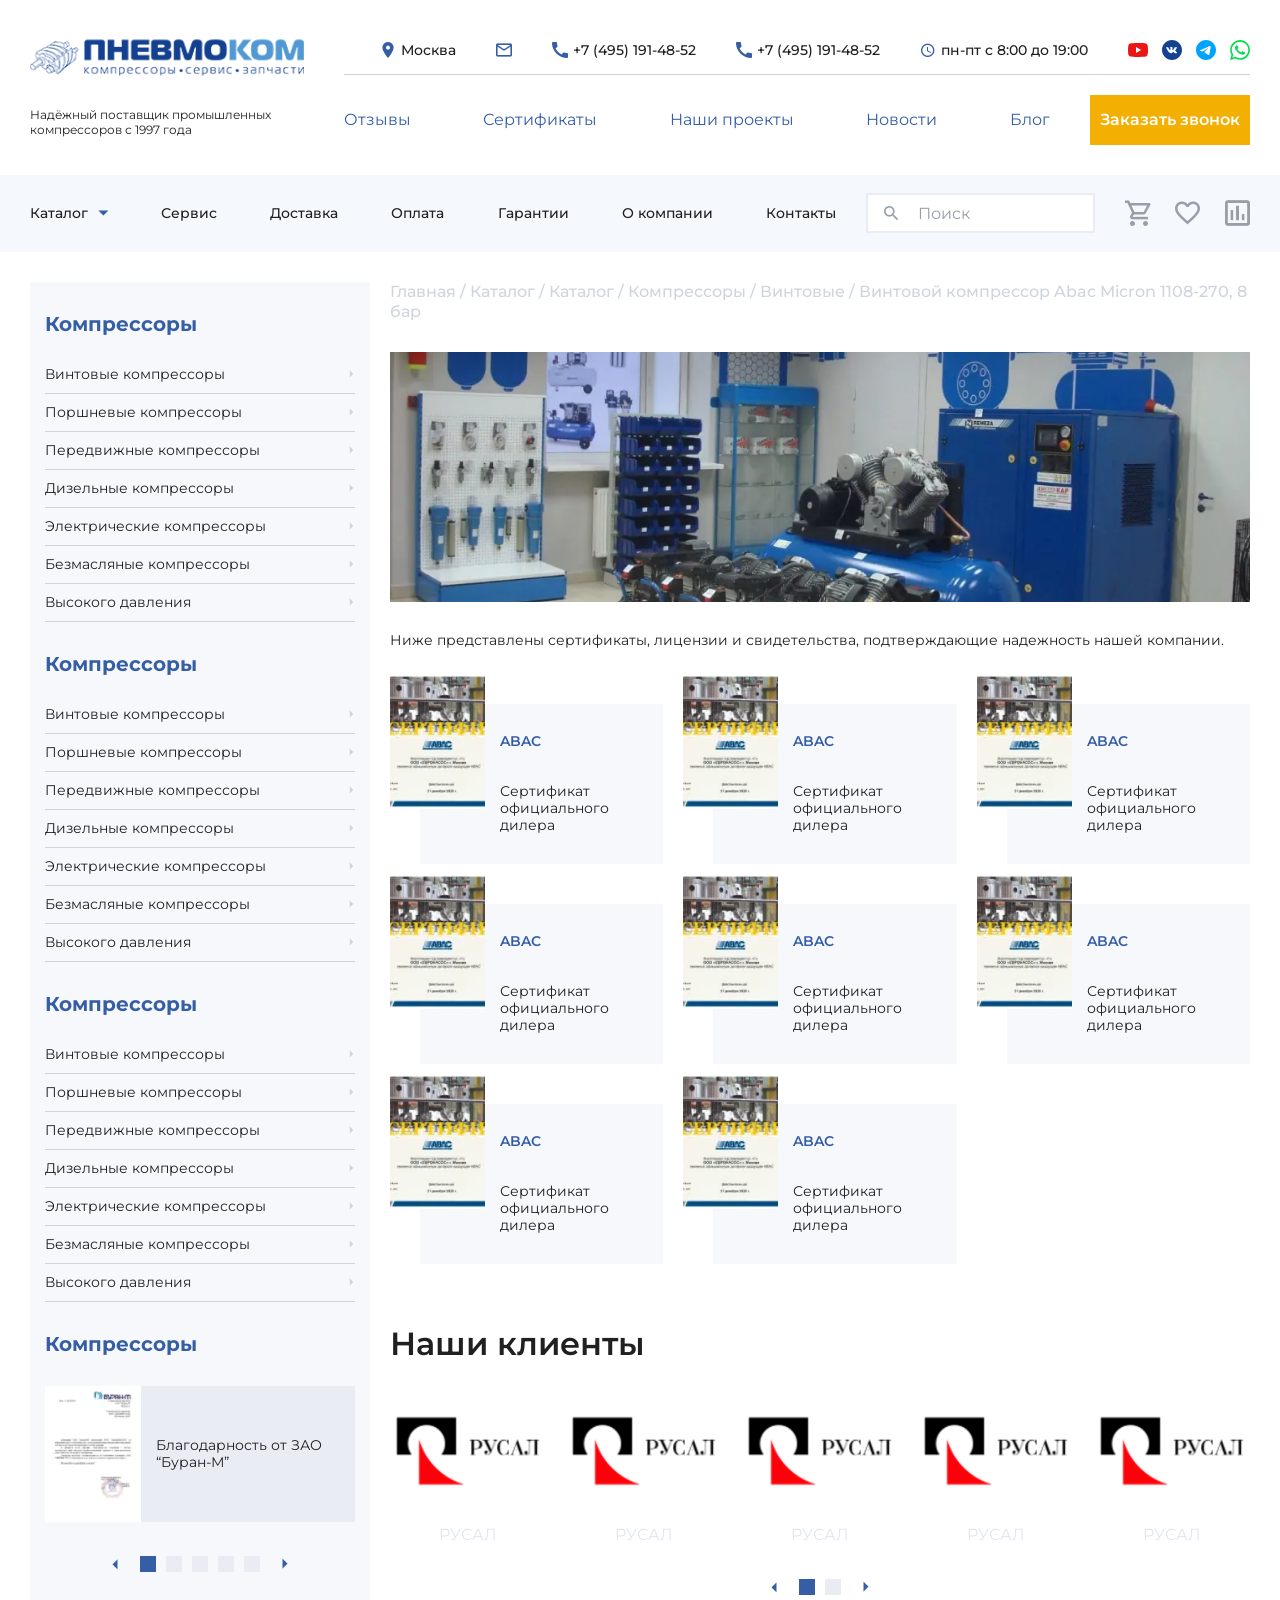
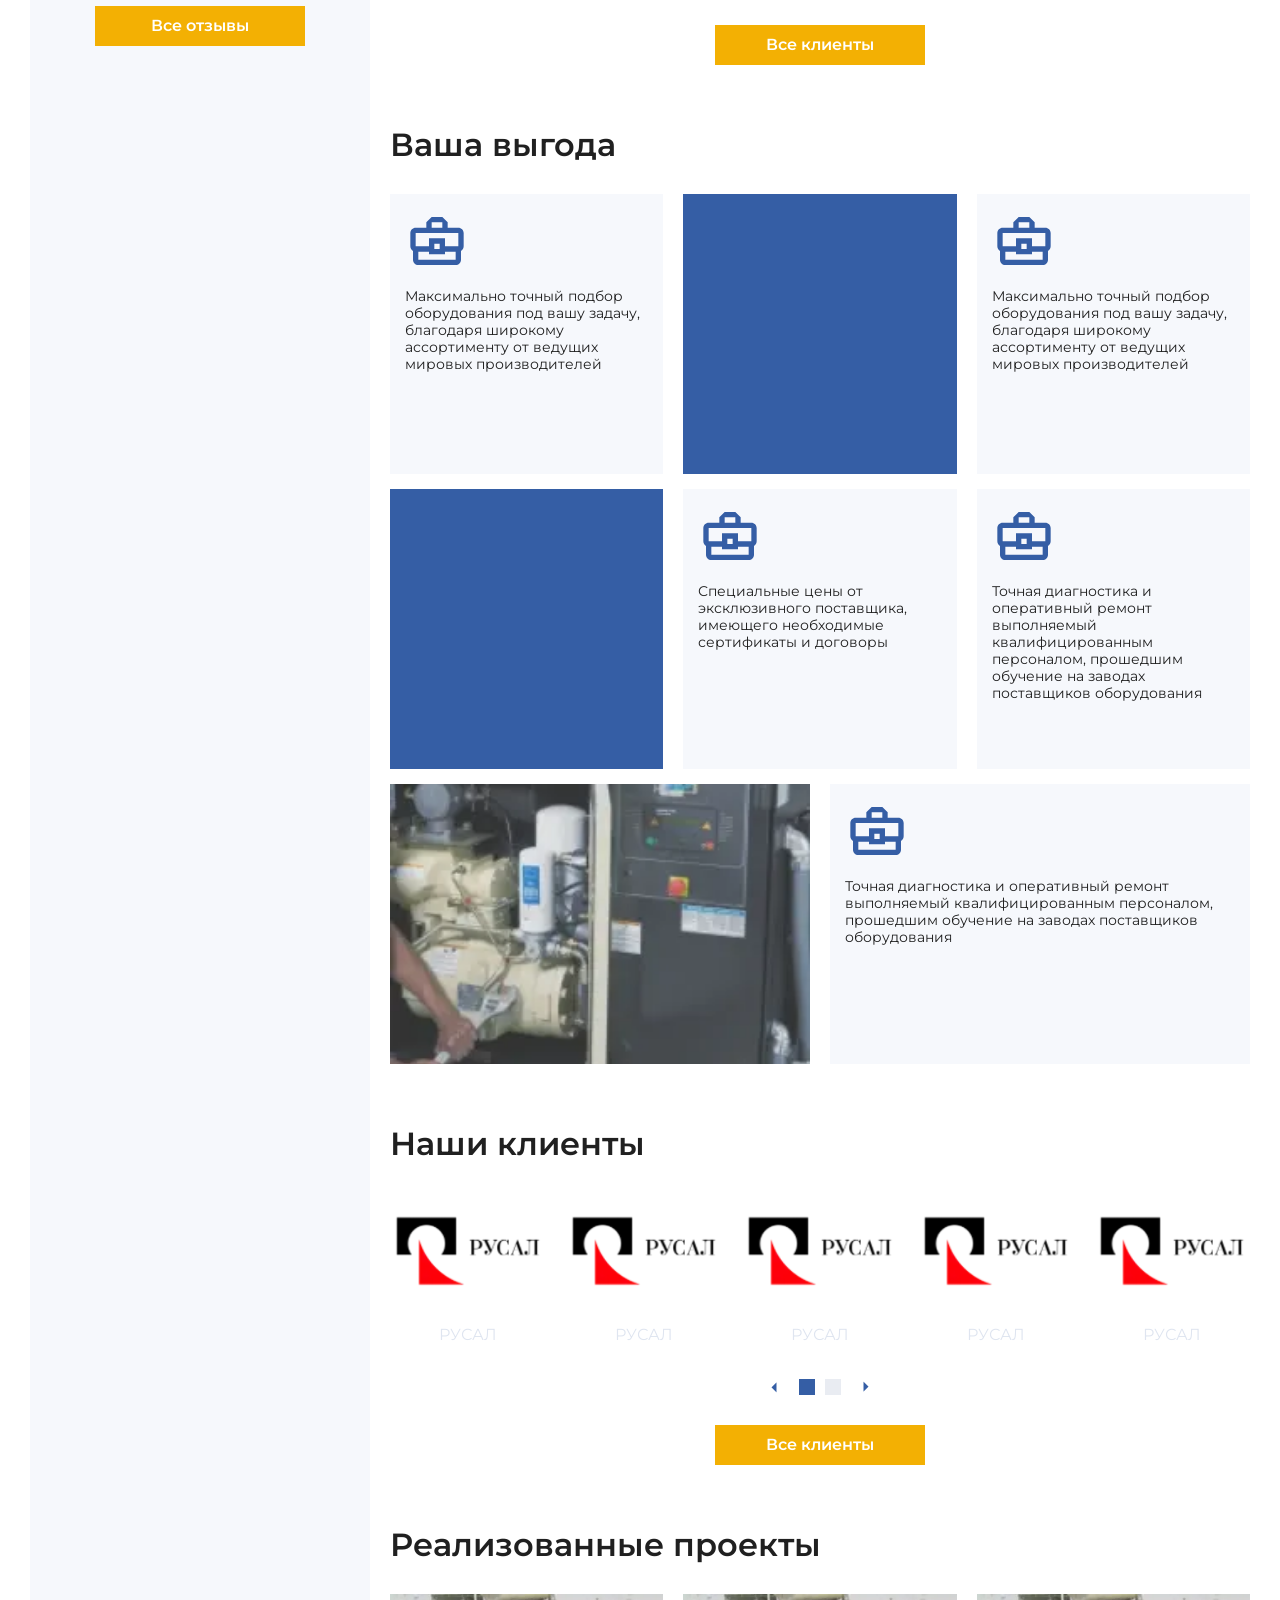
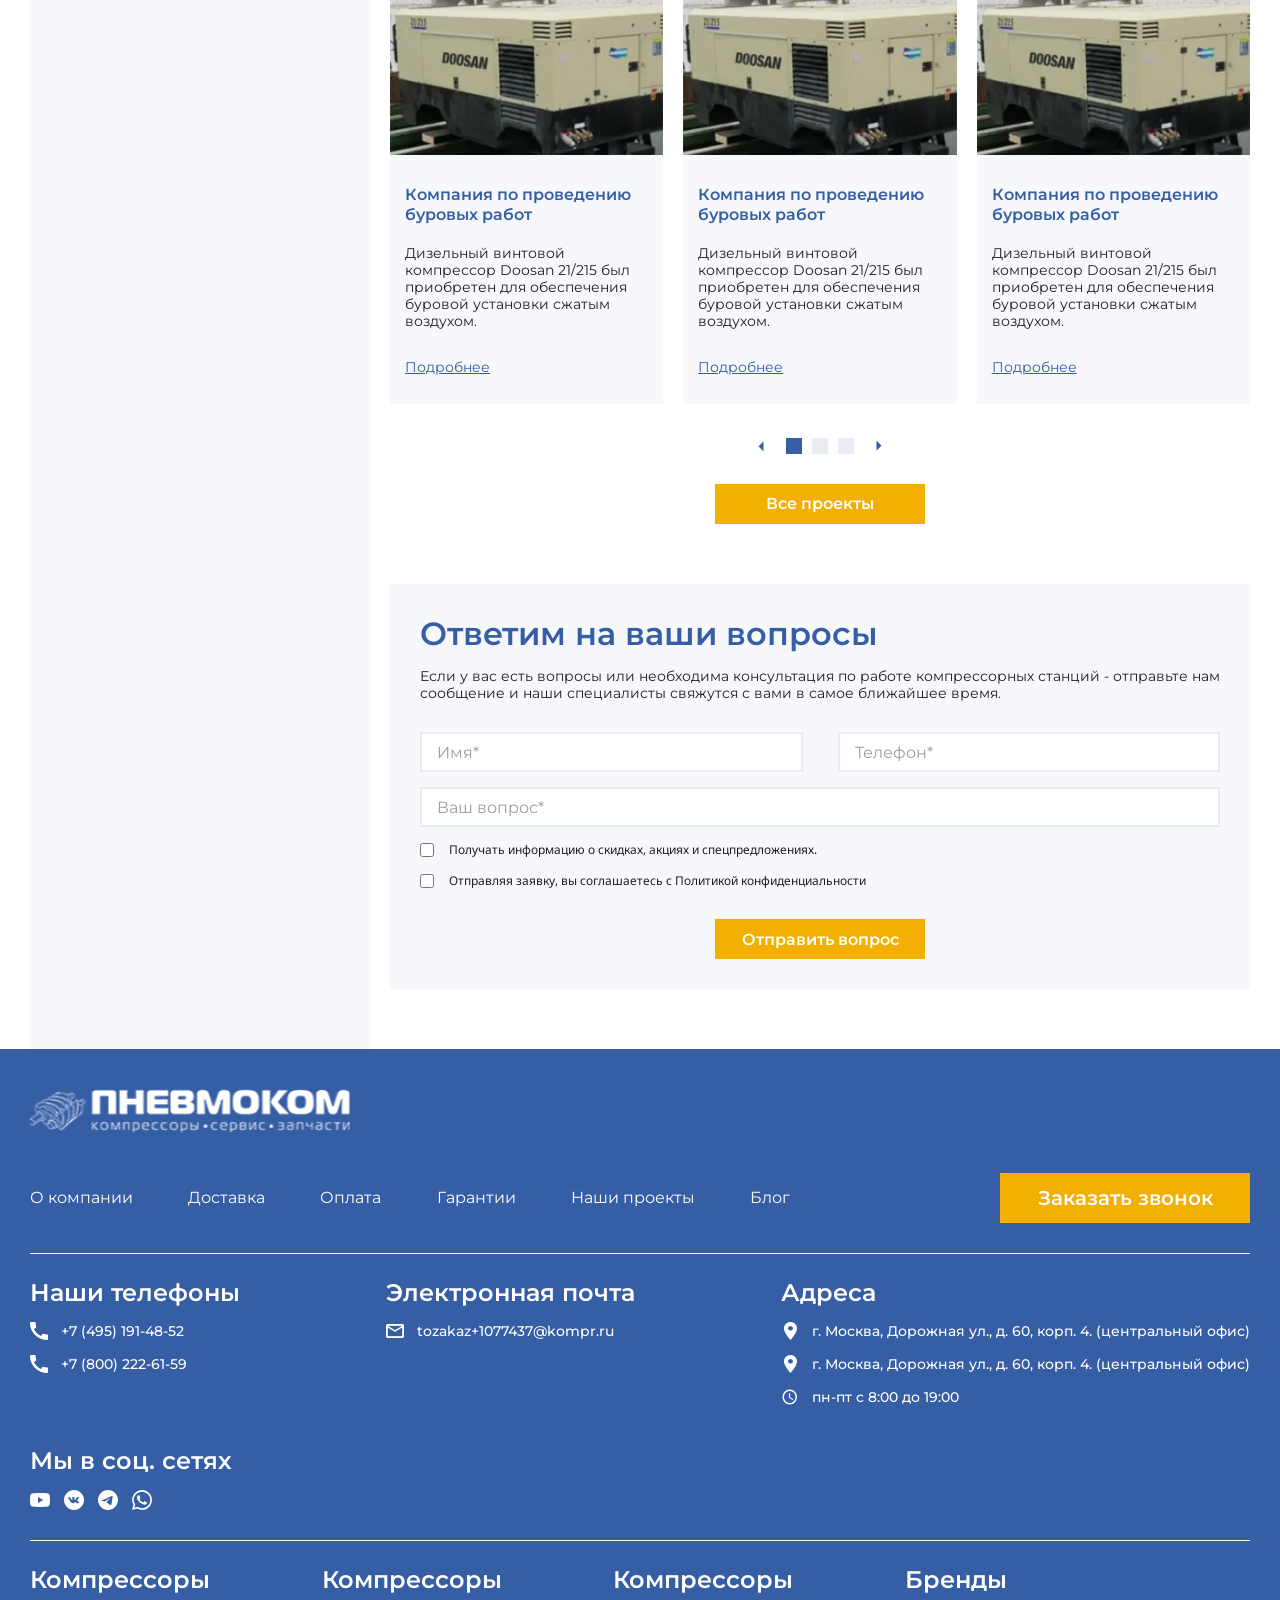
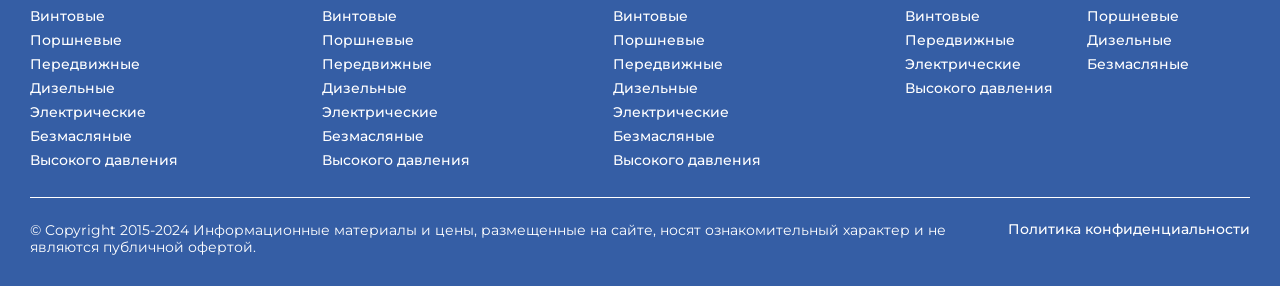
<file: certificate.html>
<!DOCTYPE html>
<html lang="ru">

<head>
	<title>Сертификаты</title>
	<meta charset="UTF-8">
	<meta name="format-detection" content="telephone=no">
	<!-- <style>body{opacity: 0;}</style> -->
	<link rel="stylesheet" href="css/style.min.css?_v=20240228213804">
	<link rel="shortcut icon" href="favicon.ico">
	<!-- <meta name="robots" content="noindex, nofollow"> -->
	<meta name="viewport" content="width=device-width, initial-scale=1.0">
</head>

<body class="archive">
	<div class="wrapper">
		<header class="header">
			<div class="header__top top-header">
				<div class="header__container">
					<div class="top-header__top">
						<div class="top-header__row-top">
							<a href="#" class="top-header__logo logo">
								<img src="img/logo.svg" alt="logo">
							</a>
							<div class="top-header__content">
								<div class="top-header__info info-header">
									<div class="info-header__row">
										<div data-popup="region" class="info-header__item _icon-geo">
											<span>Москва</span>
										</div>
										<a href="mailto:tozakaz+1077437@kompr.ru" class="info-header__item _email _icon-email">
											<span>tozakaz+1077437@kompr.ru</span>
										</a>
										<a href="tel:+74951914852" class="info-header__item _tel _icon-tel">
											<span>+7 (495) 191-48-52</span>
										</a>
										<a href="tel:+74951914852" class="info-header__item _tel _icon-tel">
											<span>+7 (495) 191-48-52</span>
										</a>
										<div class="info-header__item _clock _icon-clock">
											<span>пн-пт c 8:00 до 19:00</span>
										</div>
										<div class="info-header__item social">
											<div class="social__row">
												<a href="#" class="social__item">
													<img src="img/icons/yt.svg" alt="icon">
												</a>
												<a href="#" class="social__item">
													<img src="img/icons/vk.svg" alt="icon">
												</a>
												<a href="#" class="social__item">
													<img src="img/icons/tg.svg" alt="icon">
												</a>
												<a href="#" class="social__item">
													<img src="img/icons/wh.svg" alt="icon">
												</a>
											</div>
										</div>
									</div>
								</div>
							</div>
						</div>
					</div>
					<div class="top-header__bottom">
						<div class="top-header__row-bottom">
							<div class="top-header__text">
								<p>Надёжный поставщик промышленных компрессоров с 1997 года</p>
							</div>
							<div class="top-header__menu menu-top">
								<nav class="menu-top__body">
									<ul class="menu-top__list">
										<li class="menu-top__item">
											<a href="" class="menu-top__link">Отзывы</a>
										</li>
										<li class="menu-top__item">
											<a href="" class="menu-top__link">Сертификаты</a>
										</li>
										<li class="menu-top__item">
											<a href="" class="menu-top__link">Наши проекты</a>
										</li>
										<li class="menu-top__item">
											<a href="" class="menu-top__link">Новости</a>
										</li>
										<li class="menu-top__item">
											<a href="" class="menu-top__link">Блог</a>
										</li>
									</ul>
								</nav>
								<button data-popup="#order" class="menu-top__btn btn">Заказать звонок</button>
							</div>

						</div>
					</div>
				</div>
			</div>
			<div class="header__bottom bottom-header">
				<div class="bottom-header__container">
					<div class="bottom-header__row">
						<div class="bottom-header bottom-menu">
							<nav class="bottom-menu__body">
								<ul class="bottom-menu__list">
									<li class="bottom-menu__item _catalog _icon-triangle-arr">
										Каталог
										<!-- <a href="" class="bottom-menu__link">Каталог</a> -->
									</li>
									<li class="bottom-menu__item">
										<a href="#" class="bottom-menu__link">Сервис</a>
									</li>
									<li class="bottom-menu__item">
										<a href="#" class="bottom-menu__link">Доставка</a>
									</li>
									<li class="bottom-menu__item">
										<a href="#" class="bottom-menu__link">Оплата</a>
									</li>
									<li class="bottom-menu__item">
										<a href="#" class="bottom-menu__link">Гарантии</a>
									</li>
									<li class="bottom-menu__item">
										<a href="#" class="bottom-menu__link">О компании</a>
									</li>
									<li class="bottom-menu__item">
										<a href="#" class="bottom-menu__link">Контакты</a>
									</li>
								</ul>
							</nav>
						</div>
						<div class="bottom-header__search _icon-search">
							<input type="text" placeholder="Поиск" class="input">
						</div>
						<div class="bottom-header__buttons">
							<a href="" class="bottom-header__icon _icon-cart"></a>
							<a href="" class="bottom-header__icon _icon-like"></a>
							<a href="" class="bottom-header__icon _icon-compare"></a>
						</div>
					</div>
				</div>
			</div>
			<div class="header__catalog catalog-header">
				<button class="catalog-header__cross cross"><img src="img/icons/cross.svg" alt="icon"></button>
				<div class="catalog-header__container">
					<div class="catalog-header__body">
						<div class="catalog-header__gird">
							<div class="catalog-header__block">
								<div class="catalog-header__title">Компрессоры</div>
								<ul class="catalog-header__list">
									<li class="catalog-header__li _icon-triangle-arr">
										<a href="" class="catalog-header__link">Винтовые</a>
									</li>
									<li class="catalog-header__li _icon-triangle-arr">
										<a href="" class="catalog-header__link">Поршневые</a>
									</li>
									<li class="catalog-header__li _icon-triangle-arr">
										<a href="" class="catalog-header__link">Передвижные</a>
									</li>
									<li class="catalog-header__li _icon-triangle-arr">
										<a href="" class="catalog-header__link">Дизельные</a>
									</li>
									<li class="catalog-header__li _icon-triangle-arr">
										<a href="" class="catalog-header__link">Электрические</a>
									</li>
									<li class="catalog-header__li _icon-triangle-arr">
										<a href="" class="catalog-header__link">Масляные</a>
									</li>
									<li class="catalog-header__li _icon-triangle-arr">
										<a href="" class="catalog-header__link">Высокого давления</a>
									</li>
								</ul>
							</div>
							<div class="catalog-header__block">
								<div class="catalog-header__title">На складе</div>
								<ul class="catalog-header__list">
									<li class="catalog-header__li _icon-triangle-arr">
										<a href="" class="catalog-header__link">Поршневые компрессоры на складе</a>
									</li>
									<li class="catalog-header__li _icon-triangle-arr">
										<a href="" class="catalog-header__link">Запчасти для компрессоров</a>
									</li>
								</ul>
							</div>
							<div class="catalog-header__block">
								<div class="catalog-header__title">Модульные станции (МКС)</div>
								<ul class="catalog-header__list">
									<li class="catalog-header__li _icon-triangle-arr">
										<a href="" class="catalog-header__link">Блочные компрессорные станции</a>
									</li>
									<li class="catalog-header__li _icon-triangle-arr">
										<a href="" class="catalog-header__link">Блочные азотные станции</a>
									</li>
									<li class="catalog-header__li _icon-triangle-arr">
										<a href="" class="catalog-header__link">Блочные кислородные станции</a>
									</li>
								</ul>
							</div>
							<div class="catalog-header__block">
								<div class="catalog-header__title">Запасные части</div>
								<ul class="catalog-header__list">
									<li class="catalog-header__li _icon-triangle-arr">
										<a href="" class="catalog-header__link">Для винтового</a>
									</li>
									<li class="catalog-header__li _icon-triangle-arr">
										<a href="" class="catalog-header__link">Для поршневого</a>
									</li>
									<li class="catalog-header__li _icon-triangle-arr">
										<a href="" class="catalog-header__link">Для дизельного</a>
									</li>
									<li class="catalog-header__li _icon-triangle-arr">
										<a href="" class="catalog-header__link">Наборы для ТО</a>
									</li>
									<li class="catalog-header__li _icon-triangle-arr">
										<a href="" class="catalog-header__link">Компрессорные головки</a>
									</li>
								</ul>
							</div>
							<div class="catalog-header__block">
								<div class="catalog-header__title">Пескоструйные аппараты</div>
								<ul class="catalog-header__list">
									<li class="catalog-header__li _icon-triangle-arr">
										<a href="" class="catalog-header__link">Бежецкий завод (АСО)</a>
									</li>
									<li class="catalog-header__li _icon-triangle-arr">
										<a href="" class="catalog-header__link">Великолукский завод (DSG)</a>
									</li>
								</ul>
							</div>
							<div class="catalog-header__block">
								<div class="catalog-header__title">Бренды</div>
								<ul class="catalog-header__list">
									<li class="catalog-header__li _icon-triangle-arr">
										<a href="" class="catalog-header__link">ABAC</a>
									</li>
									<li class="catalog-header__li _icon-triangle-arr">
										<a href="" class="catalog-header__link">ALUP</a>
									</li>
									<li class="catalog-header__li _icon-triangle-arr">
										<a href="" class="catalog-header__link">Atmos</a>
									</li>
									<li class="catalog-header__li _icon-triangle-arr">
										<a href="" class="catalog-header__link">Ceccato</a>
									</li>
									<li class="catalog-header__li _icon-triangle-arr">
										<a href="" class="catalog-header__link">Comprag</a>
									</li>
									<li class="catalog-header__li _icon-triangle-arr">
										<a href="" class="catalog-header__link">ABAC</a>
									</li>
									<li class="catalog-header__li _icon-triangle-arr">
										<a href="" class="catalog-header__link">ALUP</a>
									</li>
									<li class="catalog-header__li _icon-triangle-arr">
										<a href="" class="catalog-header__link">Atmos</a>
									</li>
									<li class="catalog-header__li _icon-triangle-arr">
										<a href="" class="catalog-header__link">Ceccato</a>
									</li>
									<li class="catalog-header__li _icon-triangle-arr">
										<a href="" class="catalog-header__link">Comprag</a>
									</li>
								</ul>
							</div>
						</div>
					</div>
				</div>
			</div>
			<div class="header__company catalog-header">
				<button class="catalog-header__cross cross"><img src="img/icons/cross.svg" alt="icon"></button>
				<div class="catalog-header__container">
					<div class="catalog-header__body">
						<div class="catalog-header__gird">
							<div class="catalog-header__block">
								<div class="catalog-header__title">Компрессоры</div>
								<ul class="catalog-header__list">
									<li class="catalog-header__li _icon-triangle-arr">
										<a href="" class="catalog-header__link">Винтовые</a>
									</li>
									<li class="catalog-header__li _icon-triangle-arr">
										<a href="" class="catalog-header__link">Поршневые</a>
									</li>
									<li class="catalog-header__li _icon-triangle-arr">
										<a href="" class="catalog-header__link">Передвижные</a>
									</li>
									<li class="catalog-header__li _icon-triangle-arr">
										<a href="" class="catalog-header__link">Дизельные</a>
									</li>
									<li class="catalog-header__li _icon-triangle-arr">
										<a href="" class="catalog-header__link">Электрические</a>
									</li>
									<li class="catalog-header__li _icon-triangle-arr">
										<a href="" class="catalog-header__link">Масляные</a>
									</li>
									<li class="catalog-header__li _icon-triangle-arr">
										<a href="" class="catalog-header__link">Высокого давления</a>
									</li>
								</ul>
							</div>
						</div>
					</div>
				</div>
			</div>
			<div class="header__menu-mobile mobile-menu">
				<div class="mobile-menu__row">
					<button class="mobile-menu__item _company">
						<span class="mobile-menu__icon _icon-burger"></span>
						<span class="mobile-menu__text">Компания</span>
					</button>
					<button class="mobile-menu__item _catalog">
						<span class="mobile-menu__icon _icon-catalog"></span>
						<span class="mobile-menu__text">Каталог</span>
					</button>
					<button class="mobile-menu__item">
						<span class="mobile-menu__icon _icon-cart"></span>
						<span class="mobile-menu__text">Корзина</span>
					</button>
					<button class="mobile-menu__item">
						<span class="mobile-menu__icon _icon-like"></span>
						<span class="mobile-menu__text">Избранное</span>
					</button>
					<button class="mobile-menu__item">
						<span class="mobile-menu__icon _icon-compare"></span>
						<span class="mobile-menu__text">Сравнение</span>
					</button>
					<button class="mobile-menu__item">
						<span class="mobile-menu__icon _icon-tel"></span>
						<span class="mobile-menu__text">Контакты</span>
					</button>
				</div>
			</div>
		</header>
		<div class="wrapper__row">
			<aside class="page__sidebar sidebar">
				<div class="sidebar__body">
					<div class="sidebar__block widget">
						<h3 class="widget__title widget-title">Компрессоры</h3>
						<ul class="widget__list">
							<li class="widget__li">
								<a href="" class="widget__link">Винтовые компрессоры</a>
							</li>
							<li class="widget__li">
								<a href="" class="widget__link">Поршневые компрессоры</a>
							</li>
							<li class="widget__li">
								<a href="" class="widget__link">Передвижные компрессоры</a>
							</li>
							<li class="widget__li">
								<a href="" class="widget__link">Дизельные компрессоры</a>
							</li>
							<li class="widget__li">
								<a href="" class="widget__link">Электрические компрессоры</a>
							</li>
							<li class="widget__li">
								<a href="" class="widget__link">Безмасляные компрессоры</a>
							</li>
							<li class="widget__li">
								<a href="" class="widget__link">Высокого давления</a>
							</li>
						</ul>
					</div>
					<div class="sidebar__block widget">
						<h3 class="widget__title widget-title">Компрессоры</h3>
						<ul class="widget__list">
							<li class="widget__li">
								<a href="" class="widget__link">Винтовые компрессоры</a>
							</li>
							<li class="widget__li">
								<a href="" class="widget__link">Поршневые компрессоры</a>
							</li>
							<li class="widget__li">
								<a href="" class="widget__link">Передвижные компрессоры</a>
							</li>
							<li class="widget__li">
								<a href="" class="widget__link">Дизельные компрессоры</a>
							</li>
							<li class="widget__li">
								<a href="" class="widget__link">Электрические компрессоры</a>
							</li>
							<li class="widget__li">
								<a href="" class="widget__link">Безмасляные компрессоры</a>
							</li>
							<li class="widget__li">
								<a href="" class="widget__link">Высокого давления</a>
							</li>
						</ul>
					</div>
					<div class="sidebar__block widget">
						<h3 class="widget__title widget-title">Компрессоры</h3>
						<ul class="widget__list">
							<li class="widget__li">
								<a href="" class="widget__link">Винтовые компрессоры</a>
							</li>
							<li class="widget__li">
								<a href="" class="widget__link">Поршневые компрессоры</a>
							</li>
							<li class="widget__li">
								<a href="" class="widget__link">Передвижные компрессоры</a>
							</li>
							<li class="widget__li">
								<a href="" class="widget__link">Дизельные компрессоры</a>
							</li>
							<li class="widget__li">
								<a href="" class="widget__link">Электрические компрессоры</a>
							</li>
							<li class="widget__li">
								<a href="" class="widget__link">Безмасляные компрессоры</a>
							</li>
							<li class="widget__li">
								<a href="" class="widget__link">Высокого давления</a>
							</li>
						</ul>
					</div>
					<div class="sidebar__block widget">
						<h3 class="widget__title widget-title">Компрессоры</h3>
						<div class="widget__slider swiper">
							<div class="widget__wrapper swiper-wrapper">
								<div class="widget__slide swiper-slide">
									<picture><source srcset="img/sidebar/image-01.webp" type="image/webp"><img src="img/sidebar/image-01.jpeg" alt="image"></picture>
									<p>Благодарность от ЗАО “Буран-М”</p>
								</div>
								<div class="widget__slide swiper-slide">
									<picture><source srcset="img/sidebar/image-01.webp" type="image/webp"><img src="img/sidebar/image-01.jpeg" alt="image"></picture>
									<p>Благодарность от ЗАО “Буран-М”</p>
								</div>
								<div class="widget__slide swiper-slide">
									<picture><source srcset="img/sidebar/image-01.webp" type="image/webp"><img src="img/sidebar/image-01.jpeg" alt="image"></picture>
									<p>Благодарность от ЗАО “Буран-М”</p>
								</div>
								<div class="widget__slide swiper-slide">
									<picture><source srcset="img/sidebar/image-01.webp" type="image/webp"><img src="img/sidebar/image-01.jpeg" alt="image"></picture>
									<p>Благодарность от ЗАО “Буран-М”</p>
								</div>
								<div class="widget__slide swiper-slide">
									<picture><source srcset="img/sidebar/image-01.webp" type="image/webp"><img src="img/sidebar/image-01.jpeg" alt="image"></picture>
									<p>Благодарность от ЗАО “Буран-М”</p>
								</div>
							</div>
							<div class="widget__pagination-row pagination-row">
								<button class="pagination-row__arr pagination-row__arr_prev _icon-triangle-arr"></button>
								<div class="pagination-row__pagination pagination"></div>
								<button class="pagination-row__arr pagination-row__arr_next _icon-triangle-arr"></button>
							</div>
							<a href="" class="widget__btn btn">Все отзывы</a>
						</div>
					</div>
				</div>
			</aside>
			<main class="page">
				<div class="page__main-section main-section main-section_preview">
					<div class="main-section__breadcrumbs breadcrumbs">
						<span>
							<span>
								<a href="#">Главная</a> /
								<a href="#">Каталог</a> /
								<a href="#">Каталог</a> /
								<a href="#">Компрессоры</a> /
								<a href="#">Винтовые</a>
							</span> / <span class="breadcrumb_last">Винтовой компрессор Abac Micron 1108-270, 8
								бар</span></span>
					</div>
					<div class="main-section__image-ibg">
						<picture><source srcset="img/main-section/image-01.webp" type="image/webp"><img src="img/main-section/image-01.jpg" alt=""></picture>
					</div>
				</div>
				<section class="page__certificate-section section-certificate">
					<div class="section-certificate__text">
						Ниже представлены сертификаты, лицензии и свидетельства, подтверждающие надежность нашей компании.
					</div>
					<div class="section-certificate__items">
						<div class="section-certificate__item certificate">
							<div data-gallery class="certificate__image">
								<picture><source srcset="img/certificate/image-01.webp" type="image/webp"><img src="img/certificate/image-01.png" alt="certificate"></picture>
							</div>
							<div class="certificate__content">
								<h4 class="certificate__title">ABAC</h4>
								<div class="certificate__text">
									Сертификат официального дилера
								</div>
							</div>
						</div>
						<div class="section-certificate__item certificate">
							<div data-gallery class="certificate__image">
								<picture><source srcset="img/certificate/image-01.webp" type="image/webp"><img src="img/certificate/image-01.png" alt="certificate"></picture>
							</div>
							<div class="certificate__content">
								<h4 class="certificate__title">ABAC</h4>
								<div class="certificate__text">
									Сертификат официального дилера
								</div>
							</div>
						</div>
						<div class="section-certificate__item certificate">
							<div data-gallery class="certificate__image">
								<picture><source srcset="img/certificate/image-01.webp" type="image/webp"><img src="img/certificate/image-01.png" alt="certificate"></picture>
							</div>
							<div class="certificate__content">
								<h4 class="certificate__title">ABAC</h4>
								<div class="certificate__text">
									Сертификат официального дилера
								</div>
							</div>
						</div>
						<div class="section-certificate__item certificate">
							<div data-gallery class="certificate__image">
								<picture><source srcset="img/certificate/image-01.webp" type="image/webp"><img src="img/certificate/image-01.png" alt="certificate"></picture>
							</div>
							<div class="certificate__content">
								<h4 class="certificate__title">ABAC</h4>
								<div class="certificate__text">
									Сертификат официального дилера
								</div>
							</div>
						</div>
						<div class="section-certificate__item certificate">
							<div data-gallery class="certificate__image">
								<picture><source srcset="img/certificate/image-01.webp" type="image/webp"><img src="img/certificate/image-01.png" alt="certificate"></picture>
							</div>
							<div class="certificate__content">
								<h4 class="certificate__title">ABAC</h4>
								<div class="certificate__text">
									Сертификат официального дилера
								</div>
							</div>
						</div>
						<div class="section-certificate__item certificate">
							<div data-gallery class="certificate__image">
								<picture><source srcset="img/certificate/image-01.webp" type="image/webp"><img src="img/certificate/image-01.png" alt="certificate"></picture>
							</div>
							<div class="certificate__content">
								<h4 class="certificate__title">ABAC</h4>
								<div class="certificate__text">
									Сертификат официального дилера
								</div>
							</div>
						</div>
						<div class="section-certificate__item certificate">
							<div data-gallery class="certificate__image">
								<picture><source srcset="img/certificate/image-01.webp" type="image/webp"><img src="img/certificate/image-01.png" alt="certificate"></picture>
							</div>
							<div class="certificate__content">
								<h4 class="certificate__title">ABAC</h4>
								<div class="certificate__text">
									Сертификат официального дилера
								</div>
							</div>
						</div>
						<div class="section-certificate__item certificate">
							<div data-gallery class="certificate__image">
								<picture><source srcset="img/certificate/image-01.webp" type="image/webp"><img src="img/certificate/image-01.png" alt="certificate"></picture>
							</div>
							<div class="certificate__content">
								<h4 class="certificate__title">ABAC</h4>
								<div class="certificate__text">
									Сертификат официального дилера
								</div>
							</div>
						</div>
					</div>
				</section>
				<section class="page__clients clients">
					<h2 class="clients__title title">Наши клиенты</h2>
					<div class="clients__slider swiper">
						<div class="clients__wrapper swiper-wrapper">
							<div class="clients__slide swiper-slide">
								<div class="clients__image">
									<picture><source srcset="img/clients/image-01.webp" type="image/webp"><img src="img/clients/image-01.png" alt="image"></picture>
								</div>
								<h4 class="clients__subtitle">РУСАЛ</h4>
							</div>
							<div class="clients__slide swiper-slide">
								<div class="clients__image">
									<picture><source srcset="img/clients/image-01.webp" type="image/webp"><img src="img/clients/image-01.png" alt="image"></picture>
								</div>
								<h4 class="clients__subtitle">РУСАЛ</h4>
							</div>
							<div class="clients__slide swiper-slide">
								<div class="clients__image">
									<picture><source srcset="img/clients/image-01.webp" type="image/webp"><img src="img/clients/image-01.png" alt="image"></picture>
								</div>
								<h4 class="clients__subtitle">РУСАЛ</h4>
							</div>
							<div class="clients__slide swiper-slide">
								<div class="clients__image">
									<picture><source srcset="img/clients/image-01.webp" type="image/webp"><img src="img/clients/image-01.png" alt="image"></picture>
								</div>
								<h4 class="clients__subtitle">РУСАЛ</h4>
							</div>
							<div class="clients__slide swiper-slide">
								<div class="clients__image">
									<picture><source srcset="img/clients/image-01.webp" type="image/webp"><img src="img/clients/image-01.png" alt="image"></picture>
								</div>
								<h4 class="clients__subtitle">РУСАЛ</h4>
							</div>
							<div class="clients__slide swiper-slide">
								<div class="clients__image">
									<picture><source srcset="img/clients/image-01.webp" type="image/webp"><img src="img/clients/image-01.png" alt="image"></picture>
								</div>
								<h4 class="clients__subtitle">РУСАЛ</h4>
							</div>
						</div>
						<div class="clients__pagination-row pagination-row">
							<button class="pagination-row__arr pagination-row__arr_prev _icon-triangle-arr"></button>
							<div class="pagination-row__pagination pagination"></div>
							<button class="pagination-row__arr pagination-row__arr_next _icon-triangle-arr"></button>
						</div>
					</div>

					<div class="clients__btn-wrap"><a href="#" class="clients__btn btn">Все клиенты</a></div>
				</section>
				<section class="page__benefit benefit">
					<h2 class="benefit__title title">Ваша выгода</h2>
					<div class="benefit__items">
						<div class="benefit__item item-benefit">
							<div class="item-benefit__icon">
								<img src="img/mission/icon-01.svg" alt="icon">
							</div>
							<div class="item-benefit__text">
								Максимально точный подбор оборудования под вашу задачу, благодаря широкому
								ассортименту от ведущих мировых
								производителей
							</div>
						</div>
						<div class="benefit__item item-benefit item-benefit_empty">

						</div>
						<div class="benefit__item item-benefit">
							<div class="item-benefit__icon">
								<img src="img/mission/icon-01.svg" alt="icon">
							</div>
							<div class="item-benefit__text">
								Максимально точный подбор оборудования под вашу задачу, благодаря широкому
								ассортименту от ведущих мировых
								производителей
							</div>
						</div>
						<div class="benefit__item item-benefit item-benefit_empty"></div>
						<div class="benefit__item item-benefit">
							<div class="item-benefit__icon">
								<img src="img/mission/icon-01.svg" alt="icon">
							</div>
							<div class="item-benefit__text">
								Специальные цены от эксклюзивного поставщика, имеющего необходимые сертификаты и
								договоры
							</div>
						</div>
						<div class="benefit__item item-benefit">
							<div class="item-benefit__icon">
								<img src="img/mission/icon-01.svg" alt="icon">
							</div>
							<div class="item-benefit__text">
								Точная диагностика и оперативный ремонт выполняемый квалифицированным
								персоналом, прошедшим обучение на заводах
								поставщиков оборудования
							</div>
						</div>
						<div class="benefit__item item-benefit item-benefit_image-ibg">
							<picture><source srcset="img/benefit/image-01.webp" type="image/webp"><img src="img/benefit/image-01.jpeg" alt="image"></picture>
						</div>
						<div class="benefit__item item-benefit">
							<div class="item-benefit__icon">
								<img src="img/mission/icon-01.svg" alt="icon">
							</div>
							<div class="item-benefit__text">
								Точная диагностика и оперативный ремонт выполняемый квалифицированным
								персоналом, прошедшим обучение на
								заводах
								поставщиков оборудования
							</div>
						</div>
					</div>
				</section>
				<section class="page__clients clients">
					<h2 class="clients__title title">Наши клиенты</h2>
					<div class="clients__slider swiper">
						<div class="clients__wrapper swiper-wrapper">
							<div class="clients__slide swiper-slide">
								<div class="clients__image">
									<picture><source srcset="img/clients/image-01.webp" type="image/webp"><img src="img/clients/image-01.png" alt="image"></picture>
								</div>
								<h4 class="clients__subtitle">РУСАЛ</h4>
							</div>
							<div class="clients__slide swiper-slide">
								<div class="clients__image">
									<picture><source srcset="img/clients/image-01.webp" type="image/webp"><img src="img/clients/image-01.png" alt="image"></picture>
								</div>
								<h4 class="clients__subtitle">РУСАЛ</h4>
							</div>
							<div class="clients__slide swiper-slide">
								<div class="clients__image">
									<picture><source srcset="img/clients/image-01.webp" type="image/webp"><img src="img/clients/image-01.png" alt="image"></picture>
								</div>
								<h4 class="clients__subtitle">РУСАЛ</h4>
							</div>
							<div class="clients__slide swiper-slide">
								<div class="clients__image">
									<picture><source srcset="img/clients/image-01.webp" type="image/webp"><img src="img/clients/image-01.png" alt="image"></picture>
								</div>
								<h4 class="clients__subtitle">РУСАЛ</h4>
							</div>
							<div class="clients__slide swiper-slide">
								<div class="clients__image">
									<picture><source srcset="img/clients/image-01.webp" type="image/webp"><img src="img/clients/image-01.png" alt="image"></picture>
								</div>
								<h4 class="clients__subtitle">РУСАЛ</h4>
							</div>
							<div class="clients__slide swiper-slide">
								<div class="clients__image">
									<picture><source srcset="img/clients/image-01.webp" type="image/webp"><img src="img/clients/image-01.png" alt="image"></picture>
								</div>
								<h4 class="clients__subtitle">РУСАЛ</h4>
							</div>
						</div>
						<div class="clients__pagination-row pagination-row">
							<button class="pagination-row__arr pagination-row__arr_prev _icon-triangle-arr"></button>
							<div class="pagination-row__pagination pagination"></div>
							<button class="pagination-row__arr pagination-row__arr_next _icon-triangle-arr"></button>
						</div>
					</div>

					<div class="clients__btn-wrap"><a href="#" class="clients__btn btn">Все клиенты</a></div>
				</section>
				<section class="page__proects proects">
					<h2 class="proects__title title">Реализованные проекты</h2>
					<div class="proects__slider swiper">
						<div class="proects__wrapper swiper-wrapper">
							<div class="proects__slide swiper-slide">
								<div class="proects__image-ibg">
									<picture><source srcset="img/proects/image-01.webp" type="image/webp"><img src="img/proects/image-01.jpeg" alt="image"></picture>
								</div>
								<div class="proects__content">
									<h4 class="proects__subtitle">Компания по проведению буровых работ</h4>
									<div class="proects__text">
										Дизельный винтовой компрессор Doosan 21/215 был приобретен для
										обеспечения буровой установки сжатым воздухом.
									</div>
									<a href="#" class="proects__link">Подробнее</a>
								</div>

							</div>
							<div class="proects__slide swiper-slide">
								<div class="proects__image-ibg">
									<picture><source srcset="img/proects/image-01.webp" type="image/webp"><img src="img/proects/image-01.jpeg" alt="image"></picture>
								</div>
								<div class="proects__content">
									<h4 class="proects__subtitle">Компания по проведению буровых работ</h4>
									<div class="proects__text">
										Дизельный винтовой компрессор Doosan 21/215 был приобретен для
										обеспечения буровой установки сжатым
										воздухом.
									</div>
									<a href="#" class="proects__link">Подробнее</a>
								</div>

							</div>
							<div class="proects__slide swiper-slide">
								<div class="proects__image-ibg">
									<picture><source srcset="img/proects/image-01.webp" type="image/webp"><img src="img/proects/image-01.jpeg" alt="image"></picture>
								</div>
								<div class="proects__content">
									<h4 class="proects__subtitle">Компания по проведению буровых работ</h4>
									<div class="proects__text">
										Дизельный винтовой компрессор Doosan 21/215 был приобретен для
										обеспечения буровой установки сжатым
										воздухом.
									</div>
									<a href="#" class="proects__link">Подробнее</a>
								</div>

							</div>
							<div class="proects__slide swiper-slide">
								<div class="proects__image-ibg">
									<picture><source srcset="img/proects/image-01.webp" type="image/webp"><img src="img/proects/image-01.jpeg" alt="image"></picture>
								</div>
								<div class="proects__content">
									<h4 class="proects__subtitle">Компания по проведению буровых работ</h4>
									<div class="proects__text">
										Дизельный винтовой компрессор Doosan 21/215 был приобретен для
										обеспечения буровой установки сжатым
										воздухом.
									</div>
									<a href="#" class="proects__link">Подробнее</a>
								</div>

							</div>
							<div class="proects__slide swiper-slide">
								<div class="proects__image-ibg">
									<picture><source srcset="img/proects/image-01.webp" type="image/webp"><img src="img/proects/image-01.jpeg" alt="image"></picture>
								</div>
								<div class="proects__content">
									<h4 class="proects__subtitle">Компания по проведению буровых работ</h4>
									<div class="proects__text">
										Дизельный винтовой компрессор Doosan 21/215 был приобретен для
										обеспечения буровой установки сжатым
										воздухом.
									</div>
									<a href="#" class="proects__link">Подробнее</a>
								</div>

							</div>

						</div>
						<div class="proects__pagination-row pagination-row">
							<button class="pagination-row__arr pagination-row__arr_prev _icon-triangle-arr"></button>
							<div class="pagination-row__pagination pagination"></div>
							<button class="pagination-row__arr pagination-row__arr_next _icon-triangle-arr"></button>
						</div>
					</div>
					<div class="proects__btn-wrap"><a href="#" class="proects__btn btn">Все проекты</a></div>
				</section>
				<section class="page__question-form form-question">
					<h2 class="form-question__title title">Ответим на ваши вопросы</h2>
					<div class="form-question__text">
						Если у вас есть вопросы или необходима консультация по работе компрессорных станций -
						отправьте нам сообщение и наши
						специалисты свяжутся с вами в самое ближайшее время.
					</div>
					<form action="#" class="form-question__form">
						<div class="form-question__grid">
							<div class="form-question__input">
								<input class="input" placeholder="Имя*" type="text">
							</div>
							<div class="form-question__input">
								<input class="input input_tel" placeholder="Телефон*" type="tel">
							</div>
							<div class="form-question__input">
								<input class="input" placeholder="Ваш вопрос*" type="text">
							</div>
						</div>
						<div class="form-question__check">
							<label><input type="checkbox"><span>Получать информацию о скидках, акциях и
									спецпредложениях.</span></label>
						</div>
						<div class="form-question__check">
							<label><input type="checkbox"><span>Отправляя заявку, вы соглашаетесь с Политикой
									конфиденциальности</span></label>
						</div>
						<div class="form-question__btn-wrap"><button class="form-question__btn btn">Отправить
								вопрос</button></div>
					</form>
				</section>
			</main>
		</div>

		<footer class="footer">
			<div class="footer__container">
				<div class="footer__item-block top-footer">
					<div class="top-footer__row">
						<div class="top-footer__logo logo">
							<img src="img/footer-logo.svg" alt="">
						</div>
						<div class="top-footer__menu menu-footer">
							<nav class="menu-footer__body">
								<ul class="menu-footer__list">
									<li class="menu-footer__item">
										<a href="" class="menu-footer__link">О компании</a>
									</li>
									<li class="menu-footer__item">
										<a href="" class="menu-footer__link">Доставка</a>
									</li>
									<li class="menu-footer__item">
										<a href="" class="menu-footer__link">Оплата</a>
									</li>
									<li class="menu-footer__item">
										<a href="" class="menu-footer__link">Гарантии</a>
									</li>
									<li class="menu-footer__item">
										<a href="" class="menu-footer__link">Наши проекты</a>
									</li>
									<li class="menu-footer__item">
										<a href="" class="menu-footer__link">Блог</a>
									</li>
								</ul>
							</nav>
						</div>
						<button data-popup="#order" class="top-footer__btn btn">Заказать звонок</button>
					</div>
				</div>
				<div class="footer__item-block contacts-footer">
					<div class="contacts-footer__row">
						<div class="contacts-footer__block">
							<div class="contacts-footer__title title-avg">Наши телефоны</div>
							<a href="tel:+74951914852" class="contacts-footer__item _icon-tel">+7 (495) 191-48-52</a>
							<a href="tel:+78002226159" class="contacts-footer__item _icon-tel">+7 (800) 222-61-59</a>
						</div>
						<div class="contacts-footer__block">
							<div class="contacts-footer__title title-avg">Электронная почта</div>
							<a href="email:+74951914852" class="contacts-footer__item _icon-email">tozakaz+1077437@kompr.ru</a>
						</div>
						<div class="contacts-footer__block">
							<div class="contacts-footer__title title-avg">Адреса</div>
							<div class="contacts-footer__item _icon-geo">
								г. Москва, Дорожная ул., д. 60, корп. 4. (центральный офис)
							</div>
							<div class="contacts-footer__item _icon-geo">
								г. Москва, Дорожная ул., д. 60, корп. 4. (центральный офис)
							</div>
							<div class="contacts-footer__item _icon-clock">
								пн-пт c 8:00 до 19:00
							</div>
						</div>
						<div class="contacts-footer__block">
							<div class="contacts-footer__title title-avg">Мы в соц. сетях</div>
							<div class="contacts-footer__social social">
								<div class="social__row">
									<a href="#" class="social__item">
										<img src="img/icons/yt-footer.svg" alt="icon">
									</a>
									<a href="#" class="social__item">
										<img src="img/icons/vk-footer.svg" alt="icon">
									</a>
									<a href="#" class="social__item">
										<img src="img/icons/tg-footer.svg" alt="icon">
									</a>
									<a href="#" class="social__item">
										<img src="img/icons/wh-footer.svg" alt="icon">
									</a>
								</div>
							</div>
						</div>
					</div>
				</div>
				<div class="footer__item-block catalog-footer">
					<div class="catalog-footer__row">
						<div class="catalog-footer__item">
							<div class="contacts-footer__title title-avg">Компрессоры</div>
							<ul class="catalog-footer__list">
								<li class="catalog-footer__item">
									<a href="" class="catalog-footer__link">Винтовые</a>
								</li>
								<li class="catalog-footer__item">
									<a href="" class="catalog-footer__link">Поршневые</a>
								</li>
								<li class="catalog-footer__item">
									<a href="" class="catalog-footer__link">Передвижные</a>
								</li>
								<li class="catalog-footer__item">
									<a href="" class="catalog-footer__link">Дизельные</a>
								</li>
								<li class="catalog-footer__item">
									<a href="" class="catalog-footer__link">Электрические</a>
								</li>
								<li class="catalog-footer__item">
									<a href="" class="catalog-footer__link">Безмасляные</a>
								</li>
								<li class="catalog-footer__item">
									<a href="" class="catalog-footer__link">Высокого давления</a>
								</li>
							</ul>
						</div>
						<div class="catalog-footer__item">
							<div class="contacts-footer__title title-avg">Компрессоры</div>
							<ul class="catalog-footer__list">
								<li class="catalog-footer__item">
									<a href="" class="catalog-footer__link">Винтовые</a>
								</li>
								<li class="catalog-footer__item">
									<a href="" class="catalog-footer__link">Поршневые</a>
								</li>
								<li class="catalog-footer__item">
									<a href="" class="catalog-footer__link">Передвижные</a>
								</li>
								<li class="catalog-footer__item">
									<a href="" class="catalog-footer__link">Дизельные</a>
								</li>
								<li class="catalog-footer__item">
									<a href="" class="catalog-footer__link">Электрические</a>
								</li>
								<li class="catalog-footer__item">
									<a href="" class="catalog-footer__link">Безмасляные</a>
								</li>
								<li class="catalog-footer__item">
									<a href="" class="catalog-footer__link">Высокого давления</a>
								</li>
							</ul>
						</div>
						<div class="catalog-footer__item">
							<div class="contacts-footer__title title-avg">Компрессоры</div>
							<ul class="catalog-footer__list">
								<li class="catalog-footer__item">
									<a href="" class="catalog-footer__link">Винтовые</a>
								</li>
								<li class="catalog-footer__item">
									<a href="" class="catalog-footer__link">Поршневые</a>
								</li>
								<li class="catalog-footer__item">
									<a href="" class="catalog-footer__link">Передвижные</a>
								</li>
								<li class="catalog-footer__item">
									<a href="" class="catalog-footer__link">Дизельные</a>
								</li>
								<li class="catalog-footer__item">
									<a href="" class="catalog-footer__link">Электрические</a>
								</li>
								<li class="catalog-footer__item">
									<a href="" class="catalog-footer__link">Безмасляные</a>
								</li>
								<li class="catalog-footer__item">
									<a href="" class="catalog-footer__link">Высокого давления</a>
								</li>
							</ul>
						</div>
						<div class="catalog-footer__item">
							<div class="contacts-footer__title title-avg">Бренды</div>
							<ul class="catalog-footer__list">
								<li class="catalog-footer__item">
									<a href="" class="catalog-footer__link">Винтовые</a>
								</li>
								<li class="catalog-footer__item">
									<a href="" class="catalog-footer__link">Поршневые</a>
								</li>
								<li class="catalog-footer__item">
									<a href="" class="catalog-footer__link">Передвижные</a>
								</li>
								<li class="catalog-footer__item">
									<a href="" class="catalog-footer__link">Дизельные</a>
								</li>
								<li class="catalog-footer__item">
									<a href="" class="catalog-footer__link">Электрические</a>
								</li>
								<li class="catalog-footer__item">
									<a href="" class="catalog-footer__link">Безмасляные</a>
								</li>
								<li class="catalog-footer__item">
									<a href="" class="catalog-footer__link">Высокого давления</a>
								</li>
							</ul>
						</div>
					</div>
				</div>
				<div class="footer__item-block bottom-footer">
					<div class="bottom-footer__copy">
						© Copyright 2015-2024 Информационные материалы и цены, размещенные на сайте, носят ознакомительный характер и не
						являются публичной офертой.
					</div>
					<a href="" class="bottom-footer__link">
						Политика конфиденциальности
					</a>
				</div>
			</div>
		</footer>
	</div>
	<div id="price" aria-hidden="true" class="popup">
		<div class="popup__wrapper">
			<div class="popup__content">
				<button data-close type="button" class="popup__close">
					<img src="img/icons/cross.svg" alt="icon">
				</button>
				<div class="popup__row">
					<div class="popup__left">
						<div class="popup__left-body">
							<div class="popup__image">
								<picture><source srcset="img/catalog/image-01.webp" type="image/webp"><img src="img/catalog/image-01.png" alt="image"></picture>
							</div>
							<div class="popup__title">
								Винтовой компрессор Abac Micron 1108-270, 8 бар
							</div>
						</div>
					</div>
					<div class="popup__right">
						<div class="popup__title title">Узнать цену</div>
						<div class="popup__text">
							Наш менеджер ответит вам в самое ближайшее время
						</div>
						<div class="popup__form form-popup">
							<form action="#">
								<div class="form-popup__grid">
									<input placeholder="Имя*" type="text" class="input">
									<input placeholder="Телефон*" type="tel" class="input input_tel">
									<input placeholder="Сообщение*" type="text" class="input input_big">
								</div>

							</form>
							<div class="form-popup__check">
								<label><input type="checkbox"><span>Отправляя Заявку, я даю согласие на обработку
										своих персональных данных, согласно <a href="#">Политики
											конфиденциальности</a></span></label>
							</div>
							<div class="form-popup__btn-wrap">
								<button type="submit" class="form-popup__btn btn">Отправить вопрос</button>
							</div>
						</div>
					</div>
				</div>
			</div>
		</div>
	</div>

	<div id="order" aria-hidden="true" class="popup">
		<div class="popup__wrapper">
			<div class="popup__content">
				<button data-close type="button" class="popup__close">
					<img src="img/icons/cross.svg" alt="icon">
				</button>
				<div class="popup__right">
					<div class="popup__title title">Узнать цену</div>
					<div class="popup__text">
						Наш менеджер ответит вам в самое ближайшее время
					</div>
					<div class="popup__form form-popup">
						<form action="#">
							<div class="form-popup__grid">
								<input placeholder="Имя*" type="text" class="input">
								<input placeholder="Телефон*" type="tel" class="input input_tel">
								<input placeholder="Сообщение*" type="text" class="input input_big">
							</div>

						</form>
						<div class="form-popup__check">
							<label><input type="checkbox"><span>Отправляя Заявку, я даю согласие на обработку
									своих персональных данных, согласно <a href="#">Политики
										конфиденциальности</a></span></label>
						</div>
						<div class="form-popup__btn-wrap">
							<button type="submit" class="form-popup__btn btn">Отправить вопрос</button>
						</div>
					</div>
				</div>
			</div>
		</div>
	</div>

	<div id="lead" aria-hidden="true" class="popup">
		<div class="popup__wrapper">
			<div class="popup__content">
				<button data-close type="button" class="popup__close">
					<img src="img/icons/cross.svg" alt="icon">
				</button>
				<div class="popup__right">
					<div class="popup__title title">Узнать цену</div>
					<div class="popup__text">
						Наш менеджер ответит вам в самое ближайшее время
					</div>
					<div class="popup__form form-popup">
						<form action="#">
							<div class="form-popup__grid">
								<input placeholder="Имя*" type="text" class="input">
								<input placeholder="Телефон*" type="tel" class="input input_tel">
								<input placeholder="Сообщение*" type="text" class="input input_big">
							</div>

						</form>
						<div class="form-popup__check">
							<label><input type="checkbox"><span>Отправляя Заявку, я даю согласие на обработку
									своих персональных данных, согласно <a href="#">Политики
										конфиденциальности</a></span></label>
						</div>
						<div class="form-popup__btn-wrap">
							<button type="submit" class="form-popup__btn btn">Отправить вопрос</button>
						</div>
					</div>
				</div>
			</div>
		</div>
	</div>
	<script src="https://api-maps.yandex.ru/2.1/?apikey=ваш API-ключ&lang=ru_RU&_v=20240228213804">
	</script>
	<script src="js/app.min.js?_v=20240228213804"></script>
</body>

</html>
</file>
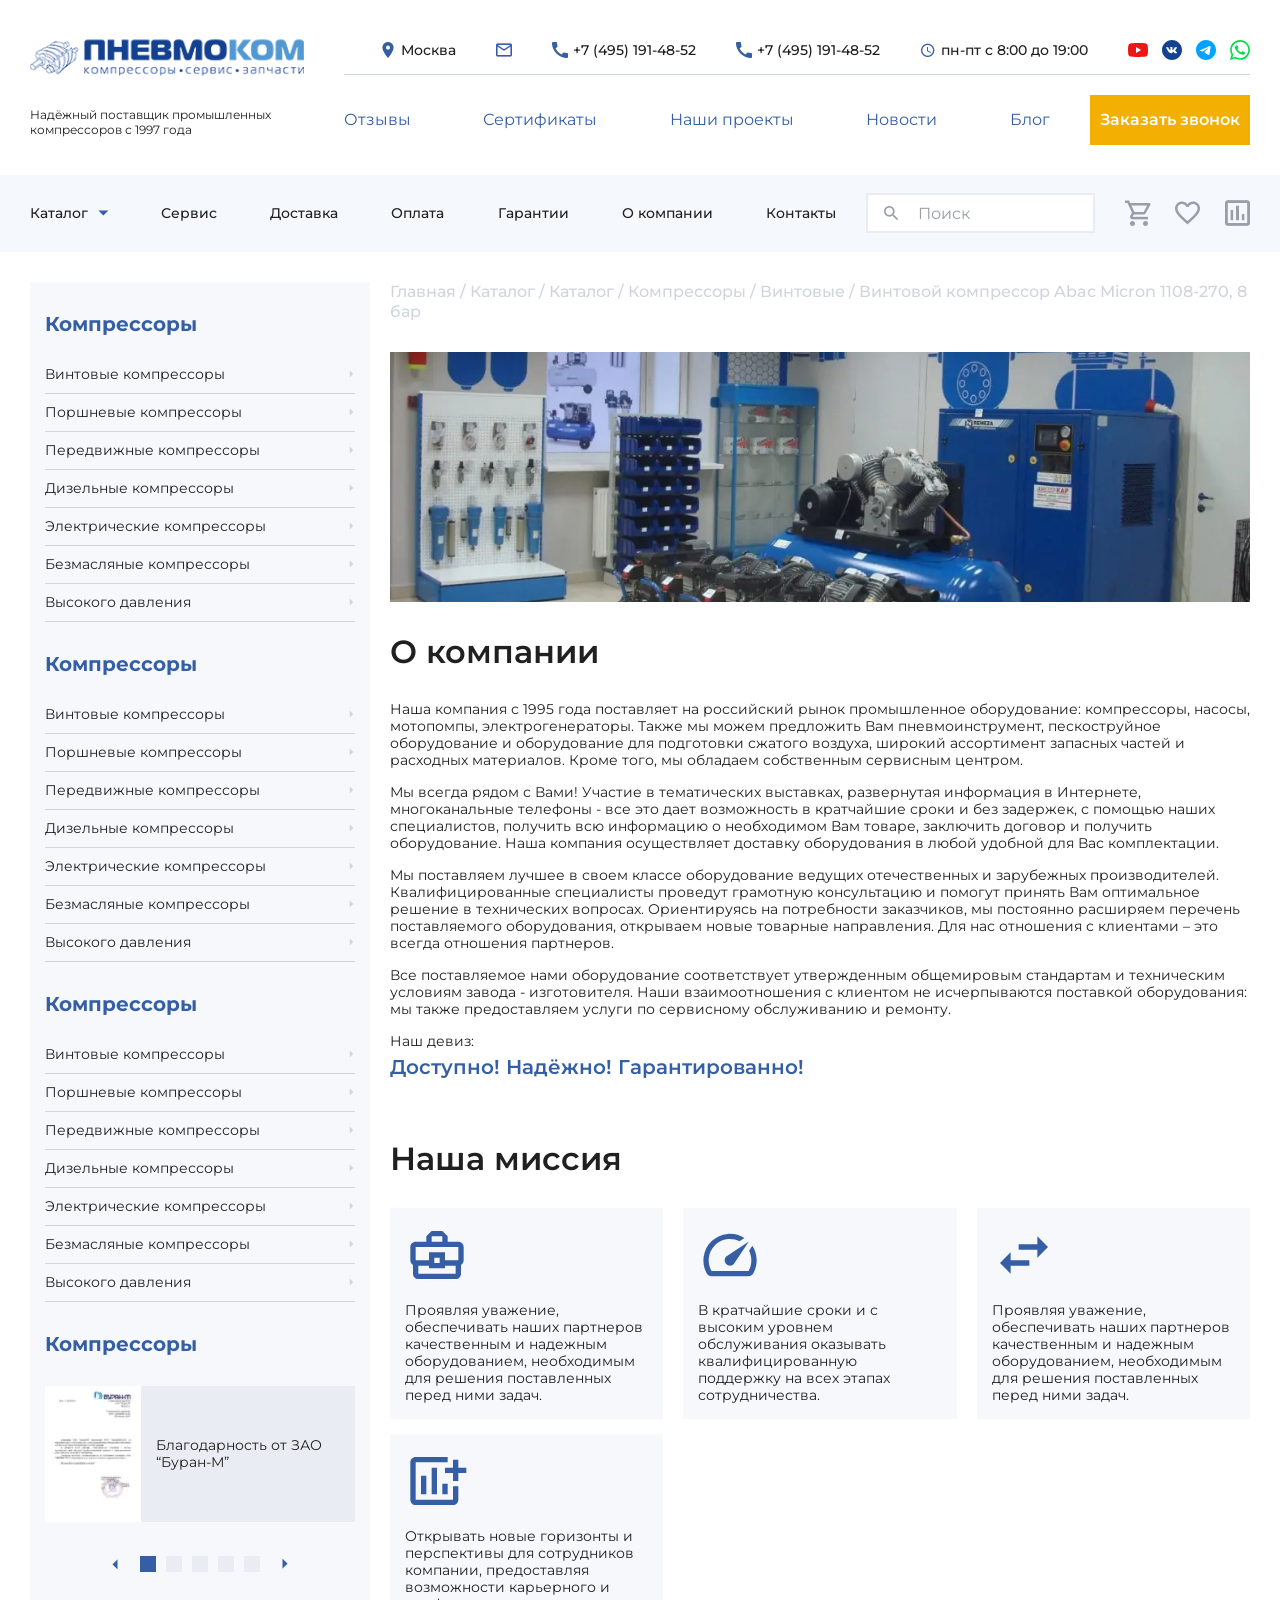
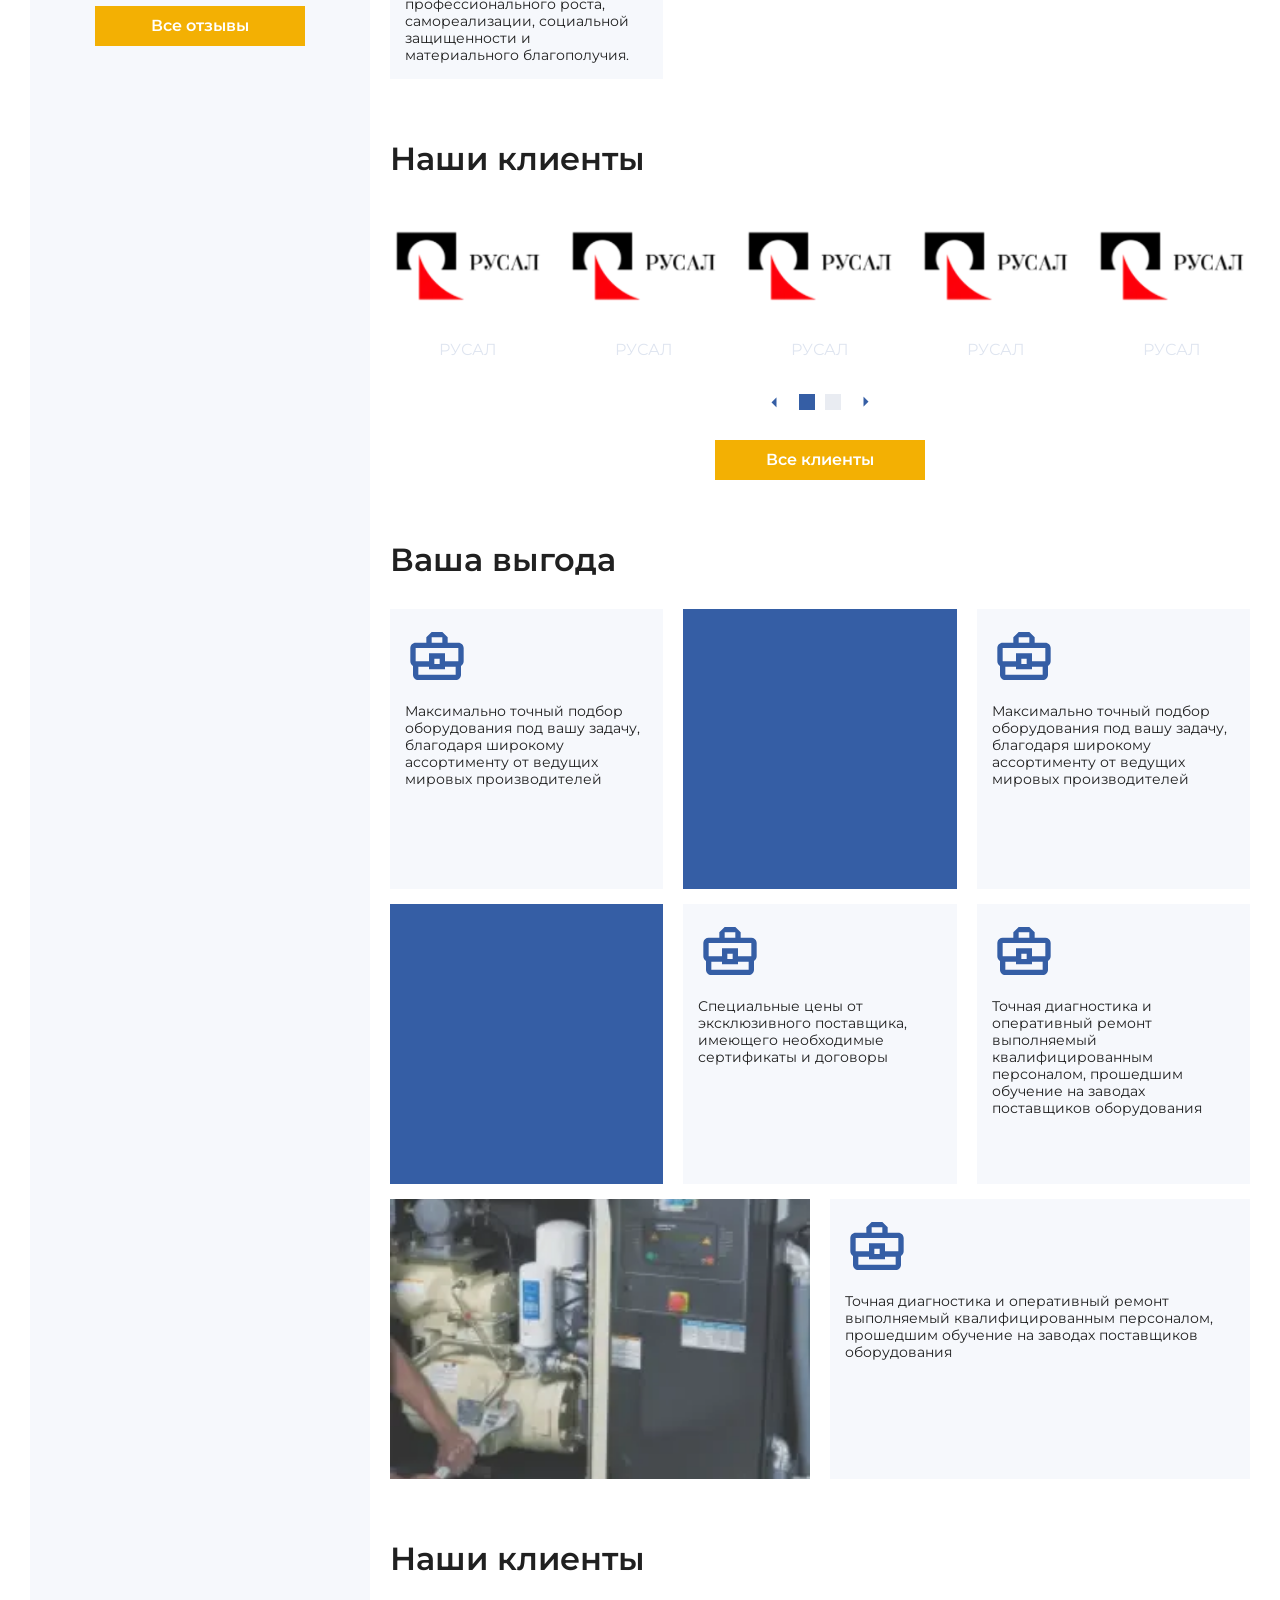
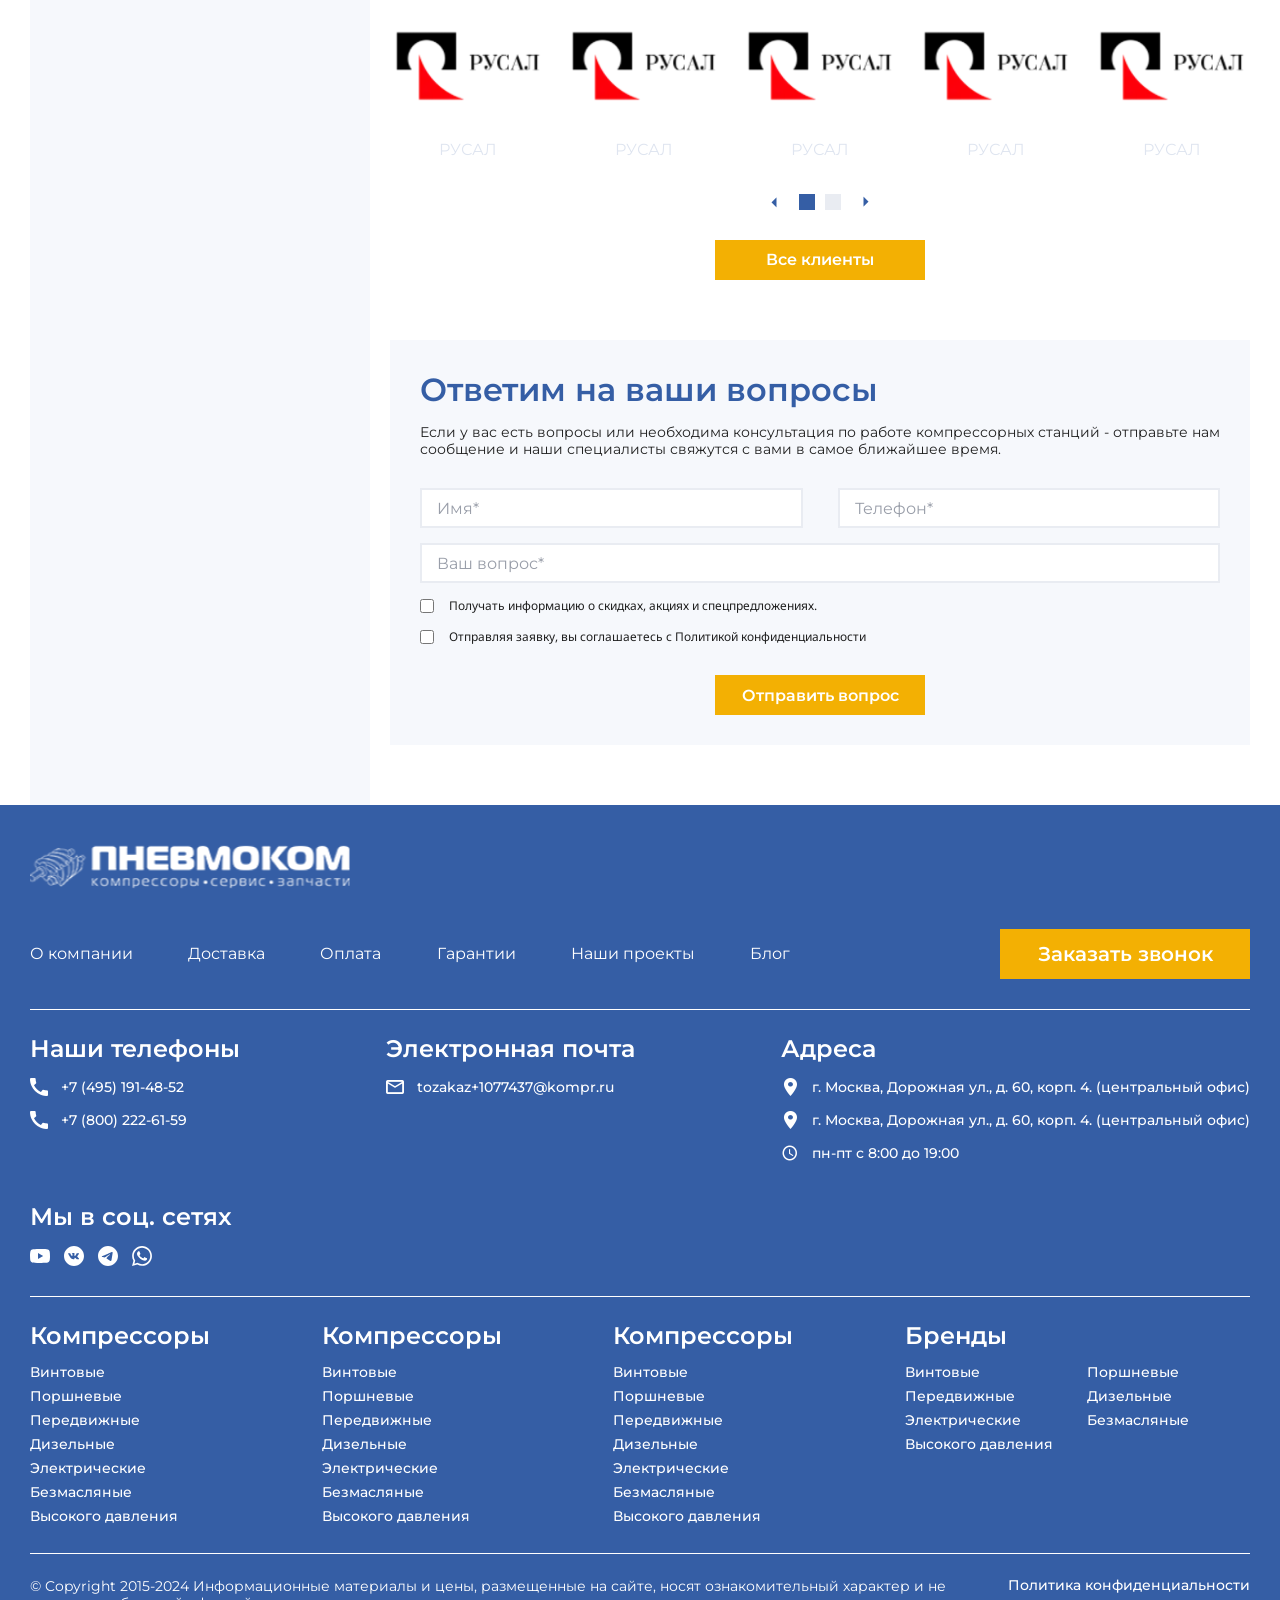
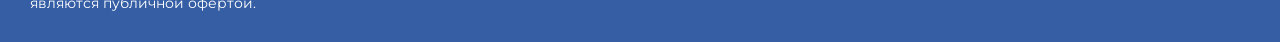
<file: company.html>
<!DOCTYPE html>
<html lang="ru">

<head>
	<title>Компания</title>
	<meta charset="UTF-8">
	<meta name="format-detection" content="telephone=no">
	<!-- <style>body{opacity: 0;}</style> -->
	<link rel="stylesheet" href="css/style.min.css?_v=20240228213804">
	<link rel="shortcut icon" href="favicon.ico">
	<!-- <meta name="robots" content="noindex, nofollow"> -->
	<meta name="viewport" content="width=device-width, initial-scale=1.0">
</head>

<body class="archive">
	<div class="wrapper">
		<header class="header">
			<div class="header__top top-header">
				<div class="header__container">
					<div class="top-header__top">
						<div class="top-header__row-top">
							<a href="#" class="top-header__logo logo">
								<img src="img/logo.svg" alt="logo">
							</a>
							<div class="top-header__content">
								<div class="top-header__info info-header">
									<div class="info-header__row">
										<div data-popup="region" class="info-header__item _icon-geo">
											<span>Москва</span>
										</div>
										<a href="mailto:tozakaz+1077437@kompr.ru" class="info-header__item _email _icon-email">
											<span>tozakaz+1077437@kompr.ru</span>
										</a>
										<a href="tel:+74951914852" class="info-header__item _tel _icon-tel">
											<span>+7 (495) 191-48-52</span>
										</a>
										<a href="tel:+74951914852" class="info-header__item _tel _icon-tel">
											<span>+7 (495) 191-48-52</span>
										</a>
										<div class="info-header__item _clock _icon-clock">
											<span>пн-пт c 8:00 до 19:00</span>
										</div>
										<div class="info-header__item social">
											<div class="social__row">
												<a href="#" class="social__item">
													<img src="img/icons/yt.svg" alt="icon">
												</a>
												<a href="#" class="social__item">
													<img src="img/icons/vk.svg" alt="icon">
												</a>
												<a href="#" class="social__item">
													<img src="img/icons/tg.svg" alt="icon">
												</a>
												<a href="#" class="social__item">
													<img src="img/icons/wh.svg" alt="icon">
												</a>
											</div>
										</div>
									</div>
								</div>
							</div>
						</div>
					</div>
					<div class="top-header__bottom">
						<div class="top-header__row-bottom">
							<div class="top-header__text">
								<p>Надёжный поставщик промышленных компрессоров с 1997 года</p>
							</div>
							<div class="top-header__menu menu-top">
								<nav class="menu-top__body">
									<ul class="menu-top__list">
										<li class="menu-top__item">
											<a href="" class="menu-top__link">Отзывы</a>
										</li>
										<li class="menu-top__item">
											<a href="" class="menu-top__link">Сертификаты</a>
										</li>
										<li class="menu-top__item">
											<a href="" class="menu-top__link">Наши проекты</a>
										</li>
										<li class="menu-top__item">
											<a href="" class="menu-top__link">Новости</a>
										</li>
										<li class="menu-top__item">
											<a href="" class="menu-top__link">Блог</a>
										</li>
									</ul>
								</nav>
								<button data-popup="#order" class="menu-top__btn btn">Заказать звонок</button>
							</div>

						</div>
					</div>
				</div>
			</div>
			<div class="header__bottom bottom-header">
				<div class="bottom-header__container">
					<div class="bottom-header__row">
						<div class="bottom-header bottom-menu">
							<nav class="bottom-menu__body">
								<ul class="bottom-menu__list">
									<li class="bottom-menu__item _catalog _icon-triangle-arr">
										Каталог
										<!-- <a href="" class="bottom-menu__link">Каталог</a> -->
									</li>
									<li class="bottom-menu__item">
										<a href="#" class="bottom-menu__link">Сервис</a>
									</li>
									<li class="bottom-menu__item">
										<a href="#" class="bottom-menu__link">Доставка</a>
									</li>
									<li class="bottom-menu__item">
										<a href="#" class="bottom-menu__link">Оплата</a>
									</li>
									<li class="bottom-menu__item">
										<a href="#" class="bottom-menu__link">Гарантии</a>
									</li>
									<li class="bottom-menu__item">
										<a href="#" class="bottom-menu__link">О компании</a>
									</li>
									<li class="bottom-menu__item">
										<a href="#" class="bottom-menu__link">Контакты</a>
									</li>
								</ul>
							</nav>
						</div>
						<div class="bottom-header__search _icon-search">
							<input type="text" placeholder="Поиск" class="input">
						</div>
						<div class="bottom-header__buttons">
							<a href="" class="bottom-header__icon _icon-cart"></a>
							<a href="" class="bottom-header__icon _icon-like"></a>
							<a href="" class="bottom-header__icon _icon-compare"></a>
						</div>
					</div>
				</div>
			</div>
			<div class="header__catalog catalog-header">
				<button class="catalog-header__cross cross"><img src="img/icons/cross.svg" alt="icon"></button>
				<div class="catalog-header__container">
					<div class="catalog-header__body">
						<div class="catalog-header__gird">
							<div class="catalog-header__block">
								<div class="catalog-header__title">Компрессоры</div>
								<ul class="catalog-header__list">
									<li class="catalog-header__li _icon-triangle-arr">
										<a href="" class="catalog-header__link">Винтовые</a>
									</li>
									<li class="catalog-header__li _icon-triangle-arr">
										<a href="" class="catalog-header__link">Поршневые</a>
									</li>
									<li class="catalog-header__li _icon-triangle-arr">
										<a href="" class="catalog-header__link">Передвижные</a>
									</li>
									<li class="catalog-header__li _icon-triangle-arr">
										<a href="" class="catalog-header__link">Дизельные</a>
									</li>
									<li class="catalog-header__li _icon-triangle-arr">
										<a href="" class="catalog-header__link">Электрические</a>
									</li>
									<li class="catalog-header__li _icon-triangle-arr">
										<a href="" class="catalog-header__link">Масляные</a>
									</li>
									<li class="catalog-header__li _icon-triangle-arr">
										<a href="" class="catalog-header__link">Высокого давления</a>
									</li>
								</ul>
							</div>
							<div class="catalog-header__block">
								<div class="catalog-header__title">На складе</div>
								<ul class="catalog-header__list">
									<li class="catalog-header__li _icon-triangle-arr">
										<a href="" class="catalog-header__link">Поршневые компрессоры на складе</a>
									</li>
									<li class="catalog-header__li _icon-triangle-arr">
										<a href="" class="catalog-header__link">Запчасти для компрессоров</a>
									</li>
								</ul>
							</div>
							<div class="catalog-header__block">
								<div class="catalog-header__title">Модульные станции (МКС)</div>
								<ul class="catalog-header__list">
									<li class="catalog-header__li _icon-triangle-arr">
										<a href="" class="catalog-header__link">Блочные компрессорные станции</a>
									</li>
									<li class="catalog-header__li _icon-triangle-arr">
										<a href="" class="catalog-header__link">Блочные азотные станции</a>
									</li>
									<li class="catalog-header__li _icon-triangle-arr">
										<a href="" class="catalog-header__link">Блочные кислородные станции</a>
									</li>
								</ul>
							</div>
							<div class="catalog-header__block">
								<div class="catalog-header__title">Запасные части</div>
								<ul class="catalog-header__list">
									<li class="catalog-header__li _icon-triangle-arr">
										<a href="" class="catalog-header__link">Для винтового</a>
									</li>
									<li class="catalog-header__li _icon-triangle-arr">
										<a href="" class="catalog-header__link">Для поршневого</a>
									</li>
									<li class="catalog-header__li _icon-triangle-arr">
										<a href="" class="catalog-header__link">Для дизельного</a>
									</li>
									<li class="catalog-header__li _icon-triangle-arr">
										<a href="" class="catalog-header__link">Наборы для ТО</a>
									</li>
									<li class="catalog-header__li _icon-triangle-arr">
										<a href="" class="catalog-header__link">Компрессорные головки</a>
									</li>
								</ul>
							</div>
							<div class="catalog-header__block">
								<div class="catalog-header__title">Пескоструйные аппараты</div>
								<ul class="catalog-header__list">
									<li class="catalog-header__li _icon-triangle-arr">
										<a href="" class="catalog-header__link">Бежецкий завод (АСО)</a>
									</li>
									<li class="catalog-header__li _icon-triangle-arr">
										<a href="" class="catalog-header__link">Великолукский завод (DSG)</a>
									</li>
								</ul>
							</div>
							<div class="catalog-header__block">
								<div class="catalog-header__title">Бренды</div>
								<ul class="catalog-header__list">
									<li class="catalog-header__li _icon-triangle-arr">
										<a href="" class="catalog-header__link">ABAC</a>
									</li>
									<li class="catalog-header__li _icon-triangle-arr">
										<a href="" class="catalog-header__link">ALUP</a>
									</li>
									<li class="catalog-header__li _icon-triangle-arr">
										<a href="" class="catalog-header__link">Atmos</a>
									</li>
									<li class="catalog-header__li _icon-triangle-arr">
										<a href="" class="catalog-header__link">Ceccato</a>
									</li>
									<li class="catalog-header__li _icon-triangle-arr">
										<a href="" class="catalog-header__link">Comprag</a>
									</li>
									<li class="catalog-header__li _icon-triangle-arr">
										<a href="" class="catalog-header__link">ABAC</a>
									</li>
									<li class="catalog-header__li _icon-triangle-arr">
										<a href="" class="catalog-header__link">ALUP</a>
									</li>
									<li class="catalog-header__li _icon-triangle-arr">
										<a href="" class="catalog-header__link">Atmos</a>
									</li>
									<li class="catalog-header__li _icon-triangle-arr">
										<a href="" class="catalog-header__link">Ceccato</a>
									</li>
									<li class="catalog-header__li _icon-triangle-arr">
										<a href="" class="catalog-header__link">Comprag</a>
									</li>
								</ul>
							</div>
						</div>
					</div>
				</div>
			</div>
			<div class="header__company catalog-header">
				<button class="catalog-header__cross cross"><img src="img/icons/cross.svg" alt="icon"></button>
				<div class="catalog-header__container">
					<div class="catalog-header__body">
						<div class="catalog-header__gird">
							<div class="catalog-header__block">
								<div class="catalog-header__title">Компрессоры</div>
								<ul class="catalog-header__list">
									<li class="catalog-header__li _icon-triangle-arr">
										<a href="" class="catalog-header__link">Винтовые</a>
									</li>
									<li class="catalog-header__li _icon-triangle-arr">
										<a href="" class="catalog-header__link">Поршневые</a>
									</li>
									<li class="catalog-header__li _icon-triangle-arr">
										<a href="" class="catalog-header__link">Передвижные</a>
									</li>
									<li class="catalog-header__li _icon-triangle-arr">
										<a href="" class="catalog-header__link">Дизельные</a>
									</li>
									<li class="catalog-header__li _icon-triangle-arr">
										<a href="" class="catalog-header__link">Электрические</a>
									</li>
									<li class="catalog-header__li _icon-triangle-arr">
										<a href="" class="catalog-header__link">Масляные</a>
									</li>
									<li class="catalog-header__li _icon-triangle-arr">
										<a href="" class="catalog-header__link">Высокого давления</a>
									</li>
								</ul>
							</div>
						</div>
					</div>
				</div>
			</div>
			<div class="header__menu-mobile mobile-menu">
				<div class="mobile-menu__row">
					<button class="mobile-menu__item _company">
						<span class="mobile-menu__icon _icon-burger"></span>
						<span class="mobile-menu__text">Компания</span>
					</button>
					<button class="mobile-menu__item _catalog">
						<span class="mobile-menu__icon _icon-catalog"></span>
						<span class="mobile-menu__text">Каталог</span>
					</button>
					<button class="mobile-menu__item">
						<span class="mobile-menu__icon _icon-cart"></span>
						<span class="mobile-menu__text">Корзина</span>
					</button>
					<button class="mobile-menu__item">
						<span class="mobile-menu__icon _icon-like"></span>
						<span class="mobile-menu__text">Избранное</span>
					</button>
					<button class="mobile-menu__item">
						<span class="mobile-menu__icon _icon-compare"></span>
						<span class="mobile-menu__text">Сравнение</span>
					</button>
					<button class="mobile-menu__item">
						<span class="mobile-menu__icon _icon-tel"></span>
						<span class="mobile-menu__text">Контакты</span>
					</button>
				</div>
			</div>
		</header>
		<div class="wrapper__row">
			<aside class="page__sidebar sidebar">
				<div class="sidebar__body">
					<div class="sidebar__block widget">
						<h3 class="widget__title widget-title">Компрессоры</h3>
						<ul class="widget__list">
							<li class="widget__li">
								<a href="" class="widget__link">Винтовые компрессоры</a>
							</li>
							<li class="widget__li">
								<a href="" class="widget__link">Поршневые компрессоры</a>
							</li>
							<li class="widget__li">
								<a href="" class="widget__link">Передвижные компрессоры</a>
							</li>
							<li class="widget__li">
								<a href="" class="widget__link">Дизельные компрессоры</a>
							</li>
							<li class="widget__li">
								<a href="" class="widget__link">Электрические компрессоры</a>
							</li>
							<li class="widget__li">
								<a href="" class="widget__link">Безмасляные компрессоры</a>
							</li>
							<li class="widget__li">
								<a href="" class="widget__link">Высокого давления</a>
							</li>
						</ul>
					</div>
					<div class="sidebar__block widget">
						<h3 class="widget__title widget-title">Компрессоры</h3>
						<ul class="widget__list">
							<li class="widget__li">
								<a href="" class="widget__link">Винтовые компрессоры</a>
							</li>
							<li class="widget__li">
								<a href="" class="widget__link">Поршневые компрессоры</a>
							</li>
							<li class="widget__li">
								<a href="" class="widget__link">Передвижные компрессоры</a>
							</li>
							<li class="widget__li">
								<a href="" class="widget__link">Дизельные компрессоры</a>
							</li>
							<li class="widget__li">
								<a href="" class="widget__link">Электрические компрессоры</a>
							</li>
							<li class="widget__li">
								<a href="" class="widget__link">Безмасляные компрессоры</a>
							</li>
							<li class="widget__li">
								<a href="" class="widget__link">Высокого давления</a>
							</li>
						</ul>
					</div>
					<div class="sidebar__block widget">
						<h3 class="widget__title widget-title">Компрессоры</h3>
						<ul class="widget__list">
							<li class="widget__li">
								<a href="" class="widget__link">Винтовые компрессоры</a>
							</li>
							<li class="widget__li">
								<a href="" class="widget__link">Поршневые компрессоры</a>
							</li>
							<li class="widget__li">
								<a href="" class="widget__link">Передвижные компрессоры</a>
							</li>
							<li class="widget__li">
								<a href="" class="widget__link">Дизельные компрессоры</a>
							</li>
							<li class="widget__li">
								<a href="" class="widget__link">Электрические компрессоры</a>
							</li>
							<li class="widget__li">
								<a href="" class="widget__link">Безмасляные компрессоры</a>
							</li>
							<li class="widget__li">
								<a href="" class="widget__link">Высокого давления</a>
							</li>
						</ul>
					</div>
					<div class="sidebar__block widget">
						<h3 class="widget__title widget-title">Компрессоры</h3>
						<div class="widget__slider swiper">
							<div class="widget__wrapper swiper-wrapper">
								<div class="widget__slide swiper-slide">
									<picture><source srcset="img/sidebar/image-01.webp" type="image/webp"><img src="img/sidebar/image-01.jpeg" alt="image"></picture>
									<p>Благодарность от ЗАО “Буран-М”</p>
								</div>
								<div class="widget__slide swiper-slide">
									<picture><source srcset="img/sidebar/image-01.webp" type="image/webp"><img src="img/sidebar/image-01.jpeg" alt="image"></picture>
									<p>Благодарность от ЗАО “Буран-М”</p>
								</div>
								<div class="widget__slide swiper-slide">
									<picture><source srcset="img/sidebar/image-01.webp" type="image/webp"><img src="img/sidebar/image-01.jpeg" alt="image"></picture>
									<p>Благодарность от ЗАО “Буран-М”</p>
								</div>
								<div class="widget__slide swiper-slide">
									<picture><source srcset="img/sidebar/image-01.webp" type="image/webp"><img src="img/sidebar/image-01.jpeg" alt="image"></picture>
									<p>Благодарность от ЗАО “Буран-М”</p>
								</div>
								<div class="widget__slide swiper-slide">
									<picture><source srcset="img/sidebar/image-01.webp" type="image/webp"><img src="img/sidebar/image-01.jpeg" alt="image"></picture>
									<p>Благодарность от ЗАО “Буран-М”</p>
								</div>
							</div>
							<div class="widget__pagination-row pagination-row">
								<button class="pagination-row__arr pagination-row__arr_prev _icon-triangle-arr"></button>
								<div class="pagination-row__pagination pagination"></div>
								<button class="pagination-row__arr pagination-row__arr_next _icon-triangle-arr"></button>
							</div>
							<a href="" class="widget__btn btn">Все отзывы</a>
						</div>
					</div>
				</div>
			</aside>
			<main class="page">
				<div class="page__main-section main-section main-section_preview">
					<div class="main-section__breadcrumbs breadcrumbs">
						<span>
							<span>
								<a href="#">Главная</a> /
								<a href="#">Каталог</a> /
								<a href="#">Каталог</a> /
								<a href="#">Компрессоры</a> /
								<a href="#">Винтовые</a>
							</span> / <span class="breadcrumb_last">Винтовой компрессор Abac Micron 1108-270, 8
								бар</span></span>
					</div>
					<div class="main-section__image-ibg">
						<picture><source srcset="img/main-section/image-01.webp" type="image/webp"><img src="img/main-section/image-01.jpg" alt=""></picture>
					</div>
				</div>
				<section class="page__company company">
					<h2 class="company__title title">
						О компании
					</h2>
					<div class="company__text text">
						<p>
							Наша компания с 1995 года поставляет на российский рынок промышленное оборудование:
							компрессоры, насосы, мотопомпы,
							электрогенераторы. Также мы можем предложить Вам пневмоинструмент, пескоструйное
							оборудование и оборудование для
							подготовки сжатого воздуха, широкий ассортимент запасных частей и расходных
							материалов. Кроме того, мы обладаем
							собственным сервисным центром.
						</p>
						<p>
							Мы всегда рядом с Вами! Участие в тематических выставках, развернутая информация в
							Интернете, многоканальные телефоны -
							все это дает возможность в кратчайшие сроки и без задержек, с помощью наших
							специалистов, получить всю информацию о
							необходимом Вам товаре, заключить договор и получить оборудование. Наша компания
							осуществляет доставку оборудования в
							любой удобной для Вас комплектации.
						</p>
						<p>
							Мы поставляем лучшее в своем классе оборудование ведущих отечественных и зарубежных
							производителей. Квалифицированные
							специалисты проведут грамотную консультацию и помогут принять Вам оптимальное решение
							в технических вопросах.
							Ориентируясь на потребности заказчиков, мы постоянно расширяем перечень поставляемого
							оборудования, открываем новые
							товарные направления. Для нас отношения с клиентами – это всегда отношения партнеров.
						</p>
						<p>
							Все поставляемое нами оборудование соответствует утвержденным общемировым стандартам
							и техническим условиям завода -
							изготовителя. Наши взаимоотношения с клиентом не исчерпываются поставкой
							оборудования: мы также предоставляем услуги по
							сервисному обслуживанию и ремонту.
						</p>
						<p>Наш девиз:</p>
						<h3>Доступно! Надёжно! Гарантированно!</h3>
					</div>
				</section>
				<section class="page__mission mission">
					<h2 class="mission__title title">Наша миссия</h2>
					<div class="mission__items">
						<div class="mission__mission item-mission">
							<div class="item-mission__icon">
								<img src="img/mission/icon-01.svg" alt="icon">
							</div>
							<div class="item-mission__text">
								Проявляя уважение, обеспечивать наших партнеров качественным и надежным
								оборудованием, необходимым для решения
								поставленных перед ними задач.
							</div>
						</div>
						<div class="mission__mission item-mission">
							<div class="item-mission__icon">
								<img src="img/mission/icon-02.svg" alt="icon">
							</div>
							<div class="item-mission__text">
								В кратчайшие сроки и с высоким уровнем обслуживания оказывать квалифицированную
								поддержку на всех этапах сотрудничества.
							</div>
						</div>
						<div class="mission__mission item-mission">
							<div class="item-mission__icon">
								<img src="img/mission/icon-03.svg" alt="icon">
							</div>
							<div class="item-mission__text">
								Проявляя уважение, обеспечивать наших партнеров качественным и надежным
								оборудованием, необходимым для решения
								поставленных перед ними задач.
							</div>
						</div>
						<div class="mission__mission item-mission">
							<div class="item-mission__icon">
								<img src="img/mission/icon-04.svg" alt="icon">
							</div>
							<div class="item-mission__text">
								Открывать новые горизонты и перспективы для сотрудников компании, предоставляя
								возможности карьерного и
								профессионального роста, самореализации, социальной защищенности и материального
								благополучия.
							</div>
						</div>
					</div>
				</section>
				<section class="page__clients clients">
					<h2 class="clients__title title">Наши клиенты</h2>
					<div class="clients__slider swiper">
						<div class="clients__wrapper swiper-wrapper">
							<div class="clients__slide swiper-slide">
								<div class="clients__image">
									<picture><source srcset="img/clients/image-01.webp" type="image/webp"><img src="img/clients/image-01.png" alt="image"></picture>
								</div>
								<h4 class="clients__subtitle">РУСАЛ</h4>
							</div>
							<div class="clients__slide swiper-slide">
								<div class="clients__image">
									<picture><source srcset="img/clients/image-01.webp" type="image/webp"><img src="img/clients/image-01.png" alt="image"></picture>
								</div>
								<h4 class="clients__subtitle">РУСАЛ</h4>
							</div>
							<div class="clients__slide swiper-slide">
								<div class="clients__image">
									<picture><source srcset="img/clients/image-01.webp" type="image/webp"><img src="img/clients/image-01.png" alt="image"></picture>
								</div>
								<h4 class="clients__subtitle">РУСАЛ</h4>
							</div>
							<div class="clients__slide swiper-slide">
								<div class="clients__image">
									<picture><source srcset="img/clients/image-01.webp" type="image/webp"><img src="img/clients/image-01.png" alt="image"></picture>
								</div>
								<h4 class="clients__subtitle">РУСАЛ</h4>
							</div>
							<div class="clients__slide swiper-slide">
								<div class="clients__image">
									<picture><source srcset="img/clients/image-01.webp" type="image/webp"><img src="img/clients/image-01.png" alt="image"></picture>
								</div>
								<h4 class="clients__subtitle">РУСАЛ</h4>
							</div>
							<div class="clients__slide swiper-slide">
								<div class="clients__image">
									<picture><source srcset="img/clients/image-01.webp" type="image/webp"><img src="img/clients/image-01.png" alt="image"></picture>
								</div>
								<h4 class="clients__subtitle">РУСАЛ</h4>
							</div>
						</div>
						<div class="clients__pagination-row pagination-row">
							<button class="pagination-row__arr pagination-row__arr_prev _icon-triangle-arr"></button>
							<div class="pagination-row__pagination pagination"></div>
							<button class="pagination-row__arr pagination-row__arr_next _icon-triangle-arr"></button>
						</div>
					</div>

					<div class="clients__btn-wrap"><a href="#" class="clients__btn btn">Все клиенты</a></div>
				</section>
				<section class="page__benefit benefit">
					<h2 class="benefit__title title">Ваша выгода</h2>
					<div class="benefit__items">
						<div class="benefit__item item-benefit">
							<div class="item-benefit__icon">
								<img src="img/mission/icon-01.svg" alt="icon">
							</div>
							<div class="item-benefit__text">
								Максимально точный подбор оборудования под вашу задачу, благодаря широкому
								ассортименту от ведущих мировых
								производителей
							</div>
						</div>
						<div class="benefit__item item-benefit item-benefit_empty">

						</div>
						<div class="benefit__item item-benefit">
							<div class="item-benefit__icon">
								<img src="img/mission/icon-01.svg" alt="icon">
							</div>
							<div class="item-benefit__text">
								Максимально точный подбор оборудования под вашу задачу, благодаря широкому
								ассортименту от ведущих мировых
								производителей
							</div>
						</div>
						<div class="benefit__item item-benefit item-benefit_empty"></div>
						<div class="benefit__item item-benefit">
							<div class="item-benefit__icon">
								<img src="img/mission/icon-01.svg" alt="icon">
							</div>
							<div class="item-benefit__text">
								Специальные цены от эксклюзивного поставщика, имеющего необходимые сертификаты и договоры
							</div>
						</div>
						<div class="benefit__item item-benefit">
							<div class="item-benefit__icon">
								<img src="img/mission/icon-01.svg" alt="icon">
							</div>
							<div class="item-benefit__text">
								Точная диагностика и оперативный ремонт выполняемый квалифицированным персоналом, прошедшим обучение на заводах
								поставщиков оборудования
							</div>
						</div>
						<div class="benefit__item item-benefit item-benefit_image-ibg">
							<picture><source srcset="img/benefit/image-01.webp" type="image/webp"><img src="img/benefit/image-01.jpeg" alt="image"></picture>
						</div>
						<div class="benefit__item item-benefit">
							<div class="item-benefit__icon">
								<img src="img/mission/icon-01.svg" alt="icon">
							</div>
							<div class="item-benefit__text">
								Точная диагностика и оперативный ремонт выполняемый квалифицированным персоналом, прошедшим обучение на
								заводах
								поставщиков оборудования
							</div>
						</div>
					</div>
				</section>
				<section class="page__clients clients">
					<h2 class="clients__title title">Наши клиенты</h2>
					<div class="clients__slider swiper">
						<div class="clients__wrapper swiper-wrapper">
							<div class="clients__slide swiper-slide">
								<div class="clients__image">
									<picture><source srcset="img/clients/image-01.webp" type="image/webp"><img src="img/clients/image-01.png" alt="image"></picture>
								</div>
								<h4 class="clients__subtitle">РУСАЛ</h4>
							</div>
							<div class="clients__slide swiper-slide">
								<div class="clients__image">
									<picture><source srcset="img/clients/image-01.webp" type="image/webp"><img src="img/clients/image-01.png" alt="image"></picture>
								</div>
								<h4 class="clients__subtitle">РУСАЛ</h4>
							</div>
							<div class="clients__slide swiper-slide">
								<div class="clients__image">
									<picture><source srcset="img/clients/image-01.webp" type="image/webp"><img src="img/clients/image-01.png" alt="image"></picture>
								</div>
								<h4 class="clients__subtitle">РУСАЛ</h4>
							</div>
							<div class="clients__slide swiper-slide">
								<div class="clients__image">
									<picture><source srcset="img/clients/image-01.webp" type="image/webp"><img src="img/clients/image-01.png" alt="image"></picture>
								</div>
								<h4 class="clients__subtitle">РУСАЛ</h4>
							</div>
							<div class="clients__slide swiper-slide">
								<div class="clients__image">
									<picture><source srcset="img/clients/image-01.webp" type="image/webp"><img src="img/clients/image-01.png" alt="image"></picture>
								</div>
								<h4 class="clients__subtitle">РУСАЛ</h4>
							</div>
							<div class="clients__slide swiper-slide">
								<div class="clients__image">
									<picture><source srcset="img/clients/image-01.webp" type="image/webp"><img src="img/clients/image-01.png" alt="image"></picture>
								</div>
								<h4 class="clients__subtitle">РУСАЛ</h4>
							</div>
						</div>
						<div class="clients__pagination-row pagination-row">
							<button class="pagination-row__arr pagination-row__arr_prev _icon-triangle-arr"></button>
							<div class="pagination-row__pagination pagination"></div>
							<button class="pagination-row__arr pagination-row__arr_next _icon-triangle-arr"></button>
						</div>
					</div>

					<div class="clients__btn-wrap"><a href="#" class="clients__btn btn">Все клиенты</a></div>
				</section>
				<section class="page__question-form form-question">
					<h2 class="form-question__title title">Ответим на ваши вопросы</h2>
					<div class="form-question__text">
						Если у вас есть вопросы или необходима консультация по работе компрессорных станций -
						отправьте нам сообщение и наши
						специалисты свяжутся с вами в самое ближайшее время.
					</div>
					<form action="#" class="form-question__form">
						<div class="form-question__grid">
							<div class="form-question__input">
								<input class="input" placeholder="Имя*" type="text">
							</div>
							<div class="form-question__input">
								<input class="input input_tel" placeholder="Телефон*" type="tel">
							</div>
							<div class="form-question__input">
								<input class="input" placeholder="Ваш вопрос*" type="text">
							</div>
						</div>
						<div class="form-question__check">
							<label><input type="checkbox"><span>Получать информацию о скидках, акциях и
									спецпредложениях.</span></label>
						</div>
						<div class="form-question__check">
							<label><input type="checkbox"><span>Отправляя заявку, вы соглашаетесь с Политикой
									конфиденциальности</span></label>
						</div>
						<div class="form-question__btn-wrap"><button class="form-question__btn btn">Отправить
								вопрос</button></div>
					</form>
				</section>
			</main>
		</div>

		<footer class="footer">
			<div class="footer__container">
				<div class="footer__item-block top-footer">
					<div class="top-footer__row">
						<div class="top-footer__logo logo">
							<img src="img/footer-logo.svg" alt="">
						</div>
						<div class="top-footer__menu menu-footer">
							<nav class="menu-footer__body">
								<ul class="menu-footer__list">
									<li class="menu-footer__item">
										<a href="" class="menu-footer__link">О компании</a>
									</li>
									<li class="menu-footer__item">
										<a href="" class="menu-footer__link">Доставка</a>
									</li>
									<li class="menu-footer__item">
										<a href="" class="menu-footer__link">Оплата</a>
									</li>
									<li class="menu-footer__item">
										<a href="" class="menu-footer__link">Гарантии</a>
									</li>
									<li class="menu-footer__item">
										<a href="" class="menu-footer__link">Наши проекты</a>
									</li>
									<li class="menu-footer__item">
										<a href="" class="menu-footer__link">Блог</a>
									</li>
								</ul>
							</nav>
						</div>
						<button data-popup="#order" class="top-footer__btn btn">Заказать звонок</button>
					</div>
				</div>
				<div class="footer__item-block contacts-footer">
					<div class="contacts-footer__row">
						<div class="contacts-footer__block">
							<div class="contacts-footer__title title-avg">Наши телефоны</div>
							<a href="tel:+74951914852" class="contacts-footer__item _icon-tel">+7 (495) 191-48-52</a>
							<a href="tel:+78002226159" class="contacts-footer__item _icon-tel">+7 (800) 222-61-59</a>
						</div>
						<div class="contacts-footer__block">
							<div class="contacts-footer__title title-avg">Электронная почта</div>
							<a href="email:+74951914852" class="contacts-footer__item _icon-email">tozakaz+1077437@kompr.ru</a>
						</div>
						<div class="contacts-footer__block">
							<div class="contacts-footer__title title-avg">Адреса</div>
							<div class="contacts-footer__item _icon-geo">
								г. Москва, Дорожная ул., д. 60, корп. 4. (центральный офис)
							</div>
							<div class="contacts-footer__item _icon-geo">
								г. Москва, Дорожная ул., д. 60, корп. 4. (центральный офис)
							</div>
							<div class="contacts-footer__item _icon-clock">
								пн-пт c 8:00 до 19:00
							</div>
						</div>
						<div class="contacts-footer__block">
							<div class="contacts-footer__title title-avg">Мы в соц. сетях</div>
							<div class="contacts-footer__social social">
								<div class="social__row">
									<a href="#" class="social__item">
										<img src="img/icons/yt-footer.svg" alt="icon">
									</a>
									<a href="#" class="social__item">
										<img src="img/icons/vk-footer.svg" alt="icon">
									</a>
									<a href="#" class="social__item">
										<img src="img/icons/tg-footer.svg" alt="icon">
									</a>
									<a href="#" class="social__item">
										<img src="img/icons/wh-footer.svg" alt="icon">
									</a>
								</div>
							</div>
						</div>
					</div>
				</div>
				<div class="footer__item-block catalog-footer">
					<div class="catalog-footer__row">
						<div class="catalog-footer__item">
							<div class="contacts-footer__title title-avg">Компрессоры</div>
							<ul class="catalog-footer__list">
								<li class="catalog-footer__item">
									<a href="" class="catalog-footer__link">Винтовые</a>
								</li>
								<li class="catalog-footer__item">
									<a href="" class="catalog-footer__link">Поршневые</a>
								</li>
								<li class="catalog-footer__item">
									<a href="" class="catalog-footer__link">Передвижные</a>
								</li>
								<li class="catalog-footer__item">
									<a href="" class="catalog-footer__link">Дизельные</a>
								</li>
								<li class="catalog-footer__item">
									<a href="" class="catalog-footer__link">Электрические</a>
								</li>
								<li class="catalog-footer__item">
									<a href="" class="catalog-footer__link">Безмасляные</a>
								</li>
								<li class="catalog-footer__item">
									<a href="" class="catalog-footer__link">Высокого давления</a>
								</li>
							</ul>
						</div>
						<div class="catalog-footer__item">
							<div class="contacts-footer__title title-avg">Компрессоры</div>
							<ul class="catalog-footer__list">
								<li class="catalog-footer__item">
									<a href="" class="catalog-footer__link">Винтовые</a>
								</li>
								<li class="catalog-footer__item">
									<a href="" class="catalog-footer__link">Поршневые</a>
								</li>
								<li class="catalog-footer__item">
									<a href="" class="catalog-footer__link">Передвижные</a>
								</li>
								<li class="catalog-footer__item">
									<a href="" class="catalog-footer__link">Дизельные</a>
								</li>
								<li class="catalog-footer__item">
									<a href="" class="catalog-footer__link">Электрические</a>
								</li>
								<li class="catalog-footer__item">
									<a href="" class="catalog-footer__link">Безмасляные</a>
								</li>
								<li class="catalog-footer__item">
									<a href="" class="catalog-footer__link">Высокого давления</a>
								</li>
							</ul>
						</div>
						<div class="catalog-footer__item">
							<div class="contacts-footer__title title-avg">Компрессоры</div>
							<ul class="catalog-footer__list">
								<li class="catalog-footer__item">
									<a href="" class="catalog-footer__link">Винтовые</a>
								</li>
								<li class="catalog-footer__item">
									<a href="" class="catalog-footer__link">Поршневые</a>
								</li>
								<li class="catalog-footer__item">
									<a href="" class="catalog-footer__link">Передвижные</a>
								</li>
								<li class="catalog-footer__item">
									<a href="" class="catalog-footer__link">Дизельные</a>
								</li>
								<li class="catalog-footer__item">
									<a href="" class="catalog-footer__link">Электрические</a>
								</li>
								<li class="catalog-footer__item">
									<a href="" class="catalog-footer__link">Безмасляные</a>
								</li>
								<li class="catalog-footer__item">
									<a href="" class="catalog-footer__link">Высокого давления</a>
								</li>
							</ul>
						</div>
						<div class="catalog-footer__item">
							<div class="contacts-footer__title title-avg">Бренды</div>
							<ul class="catalog-footer__list">
								<li class="catalog-footer__item">
									<a href="" class="catalog-footer__link">Винтовые</a>
								</li>
								<li class="catalog-footer__item">
									<a href="" class="catalog-footer__link">Поршневые</a>
								</li>
								<li class="catalog-footer__item">
									<a href="" class="catalog-footer__link">Передвижные</a>
								</li>
								<li class="catalog-footer__item">
									<a href="" class="catalog-footer__link">Дизельные</a>
								</li>
								<li class="catalog-footer__item">
									<a href="" class="catalog-footer__link">Электрические</a>
								</li>
								<li class="catalog-footer__item">
									<a href="" class="catalog-footer__link">Безмасляные</a>
								</li>
								<li class="catalog-footer__item">
									<a href="" class="catalog-footer__link">Высокого давления</a>
								</li>
							</ul>
						</div>
					</div>
				</div>
				<div class="footer__item-block bottom-footer">
					<div class="bottom-footer__copy">
						© Copyright 2015-2024 Информационные материалы и цены, размещенные на сайте, носят ознакомительный характер и не
						являются публичной офертой.
					</div>
					<a href="" class="bottom-footer__link">
						Политика конфиденциальности
					</a>
				</div>
			</div>
		</footer>
	</div>
	<div id="price" aria-hidden="true" class="popup">
		<div class="popup__wrapper">
			<div class="popup__content">
				<button data-close type="button" class="popup__close">
					<img src="img/icons/cross.svg" alt="icon">
				</button>
				<div class="popup__row">
					<div class="popup__left">
						<div class="popup__left-body">
							<div class="popup__image">
								<picture><source srcset="img/catalog/image-01.webp" type="image/webp"><img src="img/catalog/image-01.png" alt="image"></picture>
							</div>
							<div class="popup__title">
								Винтовой компрессор Abac Micron 1108-270, 8 бар
							</div>
						</div>
					</div>
					<div class="popup__right">
						<div class="popup__title title">Узнать цену</div>
						<div class="popup__text">
							Наш менеджер ответит вам в самое ближайшее время
						</div>
						<div class="popup__form form-popup">
							<form action="#">
								<div class="form-popup__grid">
									<input placeholder="Имя*" type="text" class="input">
									<input placeholder="Телефон*" type="tel" class="input input_tel">
									<input placeholder="Сообщение*" type="text" class="input input_big">
								</div>

							</form>
							<div class="form-popup__check">
								<label><input type="checkbox"><span>Отправляя Заявку, я даю согласие на обработку
										своих персональных данных, согласно <a href="#">Политики
											конфиденциальности</a></span></label>
							</div>
							<div class="form-popup__btn-wrap">
								<button type="submit" class="form-popup__btn btn">Отправить вопрос</button>
							</div>
						</div>
					</div>
				</div>
			</div>
		</div>
	</div>

	<div id="order" aria-hidden="true" class="popup">
		<div class="popup__wrapper">
			<div class="popup__content">
				<button data-close type="button" class="popup__close">
					<img src="img/icons/cross.svg" alt="icon">
				</button>
				<div class="popup__right">
					<div class="popup__title title">Узнать цену</div>
					<div class="popup__text">
						Наш менеджер ответит вам в самое ближайшее время
					</div>
					<div class="popup__form form-popup">
						<form action="#">
							<div class="form-popup__grid">
								<input placeholder="Имя*" type="text" class="input">
								<input placeholder="Телефон*" type="tel" class="input input_tel">
								<input placeholder="Сообщение*" type="text" class="input input_big">
							</div>

						</form>
						<div class="form-popup__check">
							<label><input type="checkbox"><span>Отправляя Заявку, я даю согласие на обработку
									своих персональных данных, согласно <a href="#">Политики
										конфиденциальности</a></span></label>
						</div>
						<div class="form-popup__btn-wrap">
							<button type="submit" class="form-popup__btn btn">Отправить вопрос</button>
						</div>
					</div>
				</div>
			</div>
		</div>
	</div>

	<div id="lead" aria-hidden="true" class="popup">
		<div class="popup__wrapper">
			<div class="popup__content">
				<button data-close type="button" class="popup__close">
					<img src="img/icons/cross.svg" alt="icon">
				</button>
				<div class="popup__right">
					<div class="popup__title title">Узнать цену</div>
					<div class="popup__text">
						Наш менеджер ответит вам в самое ближайшее время
					</div>
					<div class="popup__form form-popup">
						<form action="#">
							<div class="form-popup__grid">
								<input placeholder="Имя*" type="text" class="input">
								<input placeholder="Телефон*" type="tel" class="input input_tel">
								<input placeholder="Сообщение*" type="text" class="input input_big">
							</div>

						</form>
						<div class="form-popup__check">
							<label><input type="checkbox"><span>Отправляя Заявку, я даю согласие на обработку
									своих персональных данных, согласно <a href="#">Политики
										конфиденциальности</a></span></label>
						</div>
						<div class="form-popup__btn-wrap">
							<button type="submit" class="form-popup__btn btn">Отправить вопрос</button>
						</div>
					</div>
				</div>
			</div>
		</div>
	</div>
	<script src="https://api-maps.yandex.ru/2.1/?apikey=ваш API-ключ&lang=ru_RU&_v=20240228213804">
	</script>
	<script src="js/app.min.js?_v=20240228213804"></script>
</body>

</html>
</file>
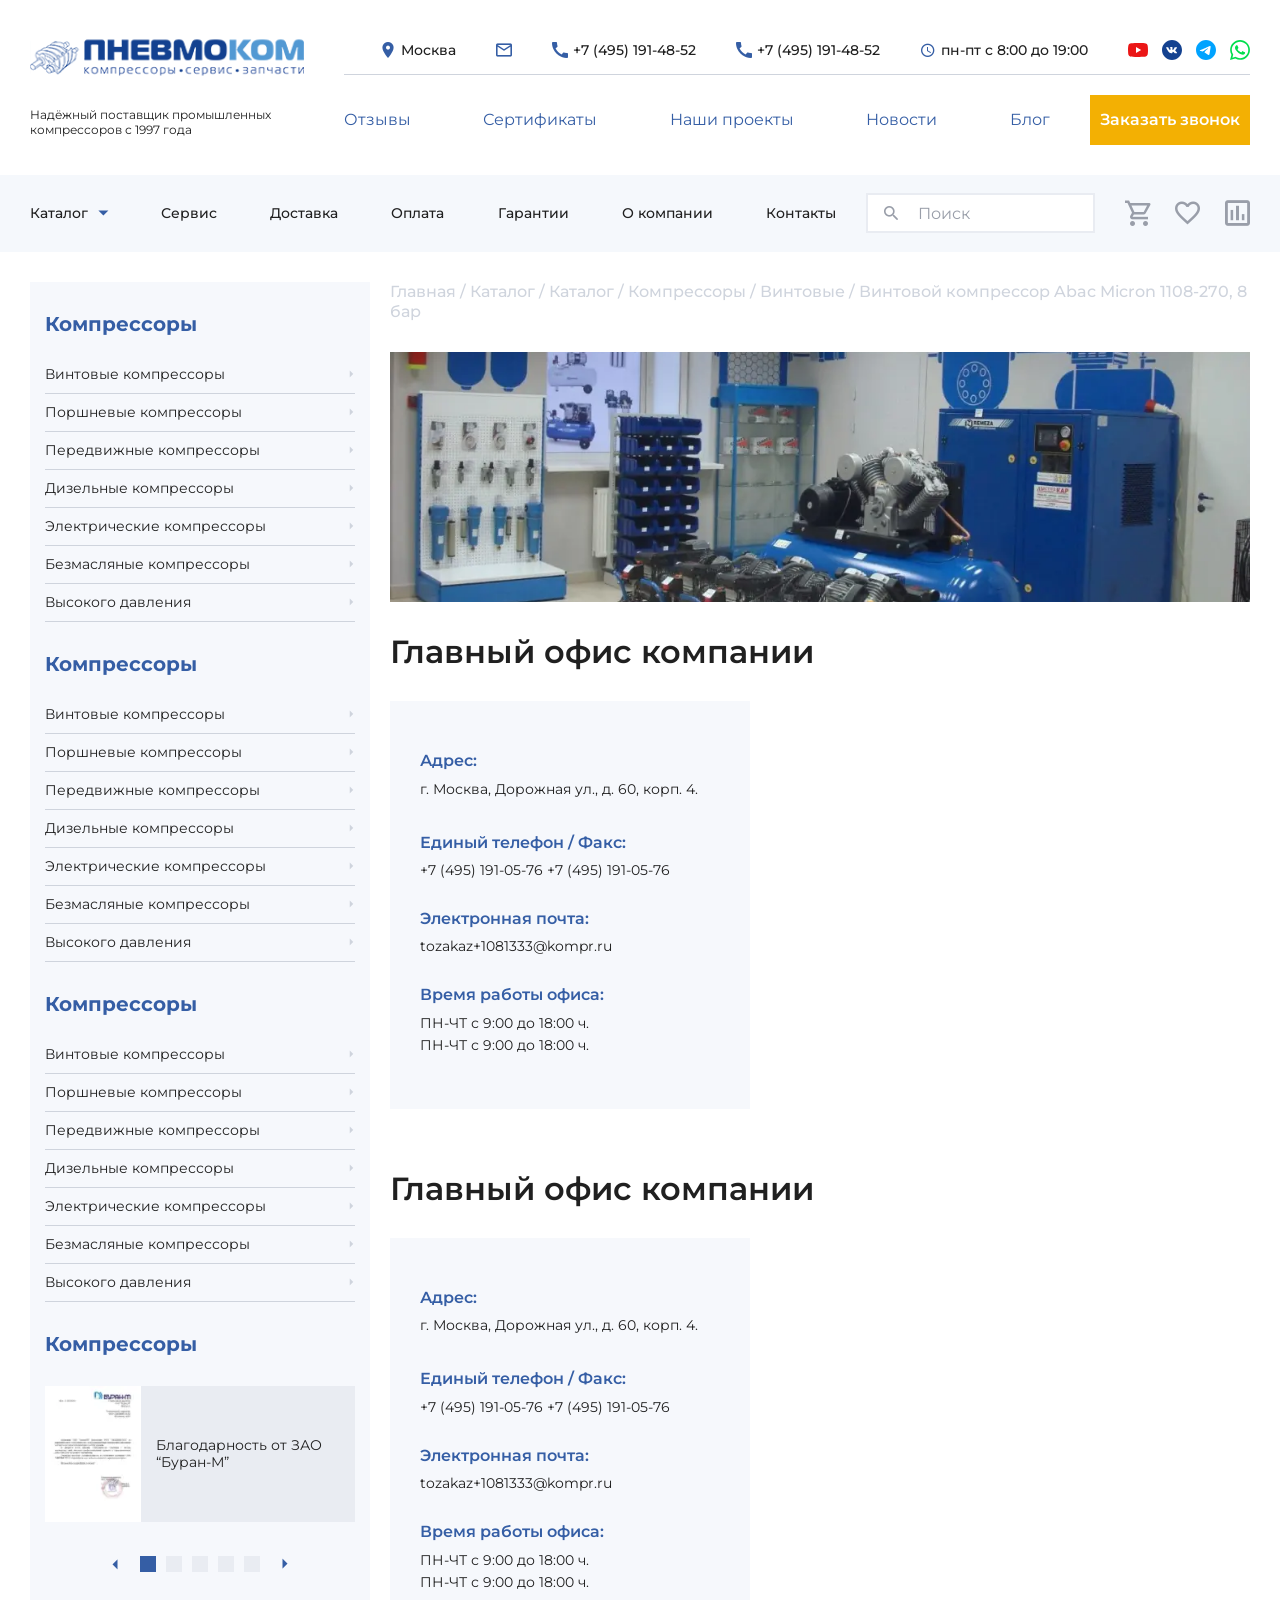
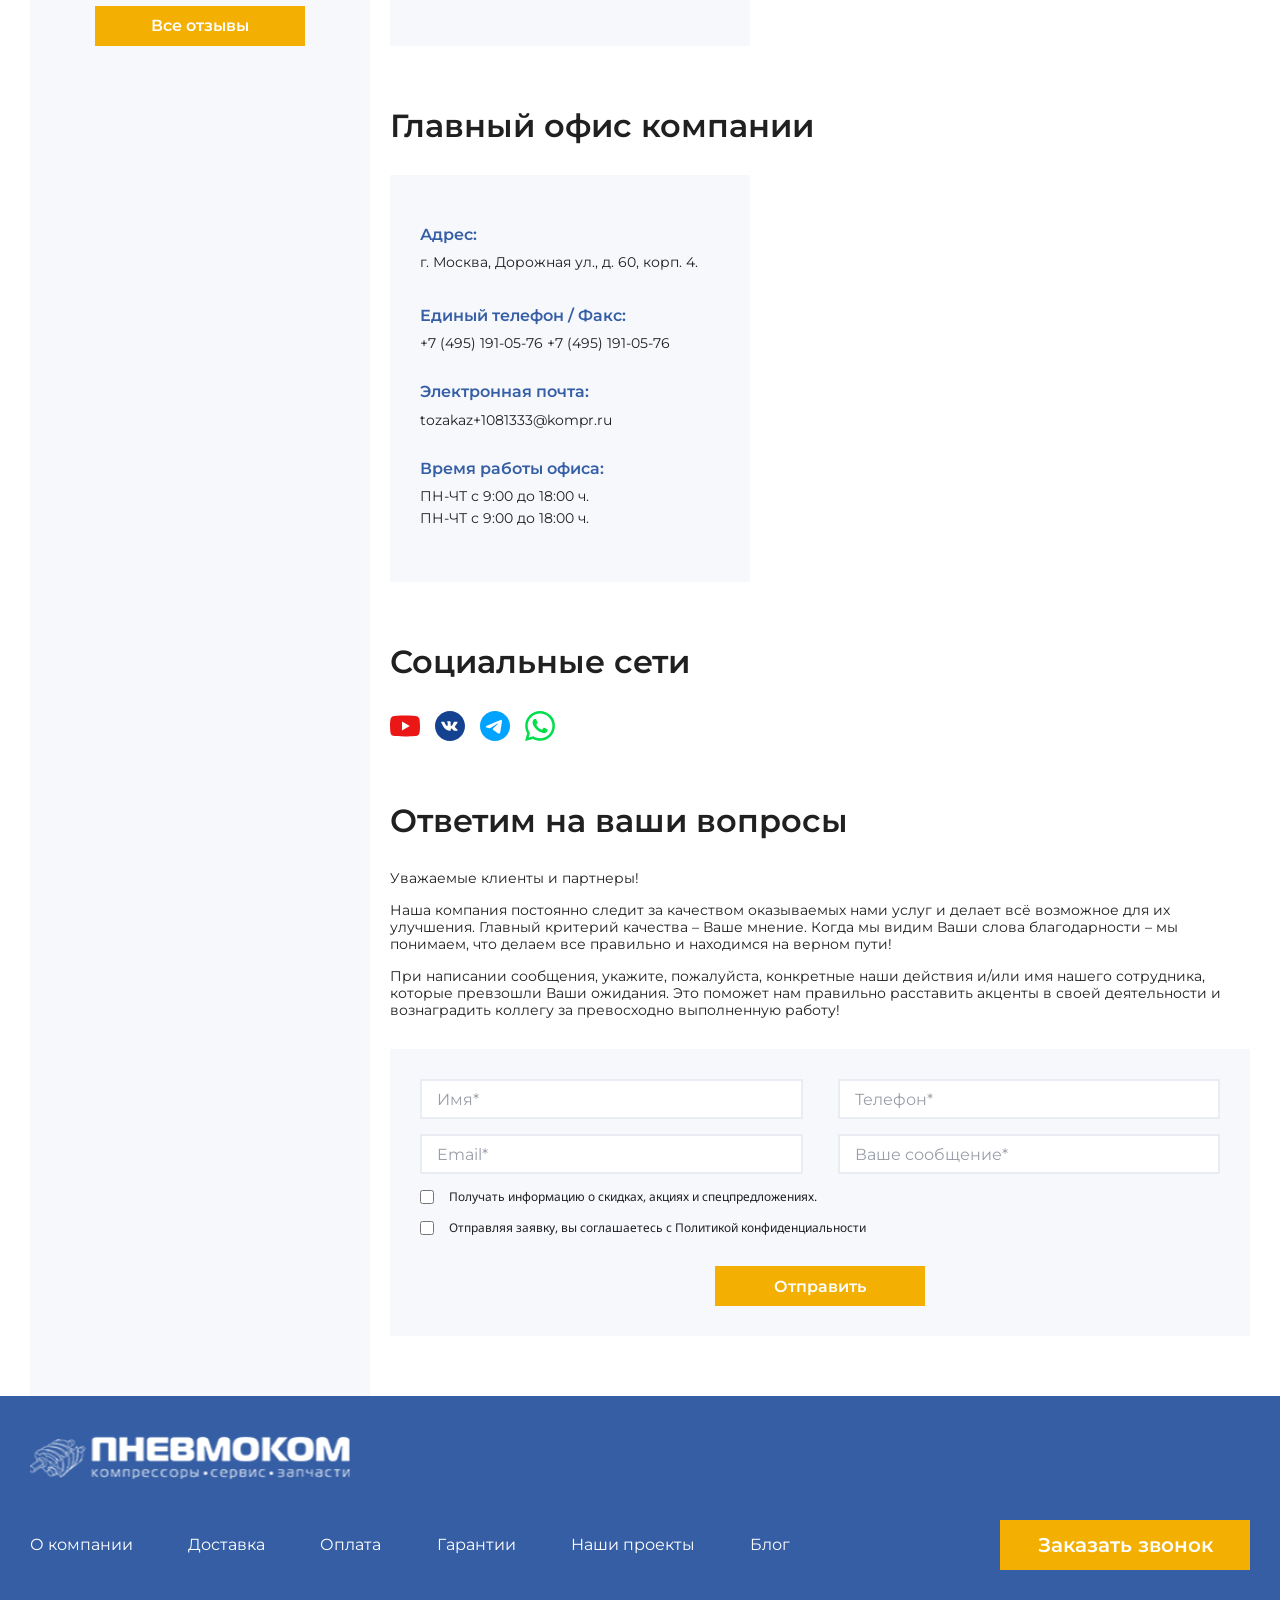
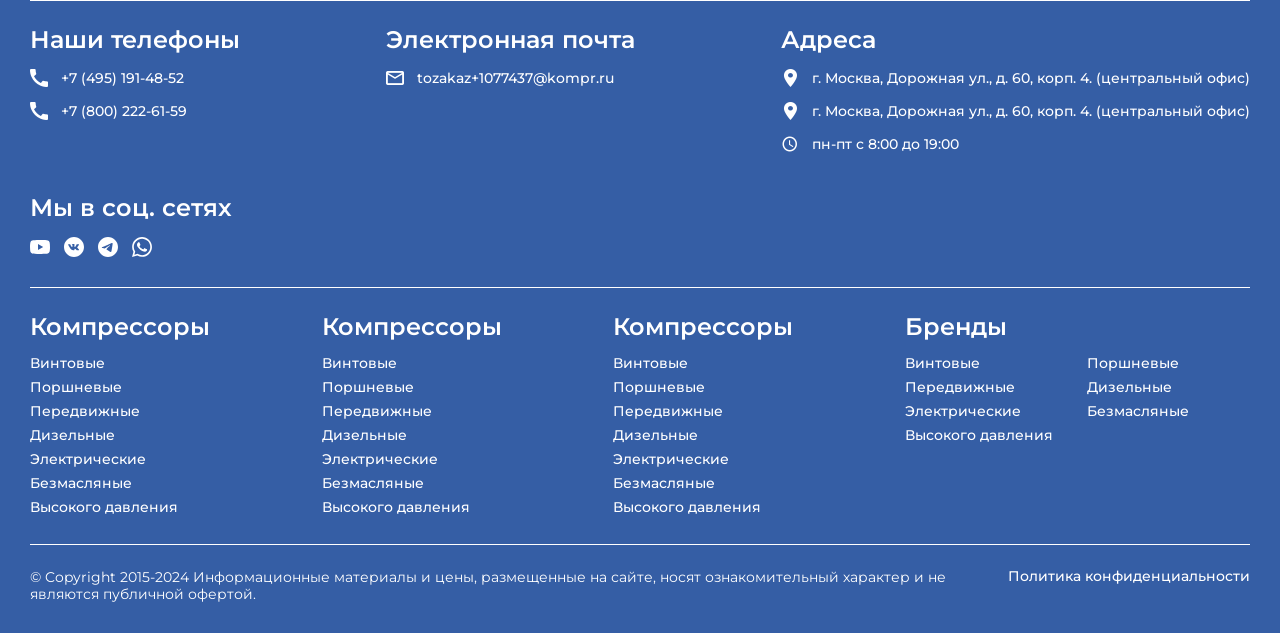
<file: contacts.html>
<!DOCTYPE html>
<html lang="ru">

<head>
	<title>Сертификаты</title>
	<meta charset="UTF-8">
	<meta name="format-detection" content="telephone=no">
	<!-- <style>body{opacity: 0;}</style> -->
	<link rel="stylesheet" href="css/style.min.css?_v=20240228213804">
	<link rel="shortcut icon" href="favicon.ico">
	<!-- <meta name="robots" content="noindex, nofollow"> -->
	<meta name="viewport" content="width=device-width, initial-scale=1.0">
</head>

<body class="archive">
	<div class="wrapper">
		<header class="header">
			<div class="header__top top-header">
				<div class="header__container">
					<div class="top-header__top">
						<div class="top-header__row-top">
							<a href="#" class="top-header__logo logo">
								<img src="img/logo.svg" alt="logo">
							</a>
							<div class="top-header__content">
								<div class="top-header__info info-header">
									<div class="info-header__row">
										<div data-popup="region" class="info-header__item _icon-geo">
											<span>Москва</span>
										</div>
										<a href="mailto:tozakaz+1077437@kompr.ru" class="info-header__item _email _icon-email">
											<span>tozakaz+1077437@kompr.ru</span>
										</a>
										<a href="tel:+74951914852" class="info-header__item _tel _icon-tel">
											<span>+7 (495) 191-48-52</span>
										</a>
										<a href="tel:+74951914852" class="info-header__item _tel _icon-tel">
											<span>+7 (495) 191-48-52</span>
										</a>
										<div class="info-header__item _clock _icon-clock">
											<span>пн-пт c 8:00 до 19:00</span>
										</div>
										<div class="info-header__item social">
											<div class="social__row">
												<a href="#" class="social__item">
													<img src="img/icons/yt.svg" alt="icon">
												</a>
												<a href="#" class="social__item">
													<img src="img/icons/vk.svg" alt="icon">
												</a>
												<a href="#" class="social__item">
													<img src="img/icons/tg.svg" alt="icon">
												</a>
												<a href="#" class="social__item">
													<img src="img/icons/wh.svg" alt="icon">
												</a>
											</div>
										</div>
									</div>
								</div>
							</div>
						</div>
					</div>
					<div class="top-header__bottom">
						<div class="top-header__row-bottom">
							<div class="top-header__text">
								<p>Надёжный поставщик промышленных компрессоров с 1997 года</p>
							</div>
							<div class="top-header__menu menu-top">
								<nav class="menu-top__body">
									<ul class="menu-top__list">
										<li class="menu-top__item">
											<a href="" class="menu-top__link">Отзывы</a>
										</li>
										<li class="menu-top__item">
											<a href="" class="menu-top__link">Сертификаты</a>
										</li>
										<li class="menu-top__item">
											<a href="" class="menu-top__link">Наши проекты</a>
										</li>
										<li class="menu-top__item">
											<a href="" class="menu-top__link">Новости</a>
										</li>
										<li class="menu-top__item">
											<a href="" class="menu-top__link">Блог</a>
										</li>
									</ul>
								</nav>
								<button data-popup="#order" class="menu-top__btn btn">Заказать звонок</button>
							</div>

						</div>
					</div>
				</div>
			</div>
			<div class="header__bottom bottom-header">
				<div class="bottom-header__container">
					<div class="bottom-header__row">
						<div class="bottom-header bottom-menu">
							<nav class="bottom-menu__body">
								<ul class="bottom-menu__list">
									<li class="bottom-menu__item _catalog _icon-triangle-arr">
										Каталог
										<!-- <a href="" class="bottom-menu__link">Каталог</a> -->
									</li>
									<li class="bottom-menu__item">
										<a href="#" class="bottom-menu__link">Сервис</a>
									</li>
									<li class="bottom-menu__item">
										<a href="#" class="bottom-menu__link">Доставка</a>
									</li>
									<li class="bottom-menu__item">
										<a href="#" class="bottom-menu__link">Оплата</a>
									</li>
									<li class="bottom-menu__item">
										<a href="#" class="bottom-menu__link">Гарантии</a>
									</li>
									<li class="bottom-menu__item">
										<a href="#" class="bottom-menu__link">О компании</a>
									</li>
									<li class="bottom-menu__item">
										<a href="#" class="bottom-menu__link">Контакты</a>
									</li>
								</ul>
							</nav>
						</div>
						<div class="bottom-header__search _icon-search">
							<input type="text" placeholder="Поиск" class="input">
						</div>
						<div class="bottom-header__buttons">
							<a href="" class="bottom-header__icon _icon-cart"></a>
							<a href="" class="bottom-header__icon _icon-like"></a>
							<a href="" class="bottom-header__icon _icon-compare"></a>
						</div>
					</div>
				</div>
			</div>
			<div class="header__catalog catalog-header">
				<button class="catalog-header__cross cross"><img src="img/icons/cross.svg" alt="icon"></button>
				<div class="catalog-header__container">
					<div class="catalog-header__body">
						<div class="catalog-header__gird">
							<div class="catalog-header__block">
								<div class="catalog-header__title">Компрессоры</div>
								<ul class="catalog-header__list">
									<li class="catalog-header__li _icon-triangle-arr">
										<a href="" class="catalog-header__link">Винтовые</a>
									</li>
									<li class="catalog-header__li _icon-triangle-arr">
										<a href="" class="catalog-header__link">Поршневые</a>
									</li>
									<li class="catalog-header__li _icon-triangle-arr">
										<a href="" class="catalog-header__link">Передвижные</a>
									</li>
									<li class="catalog-header__li _icon-triangle-arr">
										<a href="" class="catalog-header__link">Дизельные</a>
									</li>
									<li class="catalog-header__li _icon-triangle-arr">
										<a href="" class="catalog-header__link">Электрические</a>
									</li>
									<li class="catalog-header__li _icon-triangle-arr">
										<a href="" class="catalog-header__link">Масляные</a>
									</li>
									<li class="catalog-header__li _icon-triangle-arr">
										<a href="" class="catalog-header__link">Высокого давления</a>
									</li>
								</ul>
							</div>
							<div class="catalog-header__block">
								<div class="catalog-header__title">На складе</div>
								<ul class="catalog-header__list">
									<li class="catalog-header__li _icon-triangle-arr">
										<a href="" class="catalog-header__link">Поршневые компрессоры на складе</a>
									</li>
									<li class="catalog-header__li _icon-triangle-arr">
										<a href="" class="catalog-header__link">Запчасти для компрессоров</a>
									</li>
								</ul>
							</div>
							<div class="catalog-header__block">
								<div class="catalog-header__title">Модульные станции (МКС)</div>
								<ul class="catalog-header__list">
									<li class="catalog-header__li _icon-triangle-arr">
										<a href="" class="catalog-header__link">Блочные компрессорные станции</a>
									</li>
									<li class="catalog-header__li _icon-triangle-arr">
										<a href="" class="catalog-header__link">Блочные азотные станции</a>
									</li>
									<li class="catalog-header__li _icon-triangle-arr">
										<a href="" class="catalog-header__link">Блочные кислородные станции</a>
									</li>
								</ul>
							</div>
							<div class="catalog-header__block">
								<div class="catalog-header__title">Запасные части</div>
								<ul class="catalog-header__list">
									<li class="catalog-header__li _icon-triangle-arr">
										<a href="" class="catalog-header__link">Для винтового</a>
									</li>
									<li class="catalog-header__li _icon-triangle-arr">
										<a href="" class="catalog-header__link">Для поршневого</a>
									</li>
									<li class="catalog-header__li _icon-triangle-arr">
										<a href="" class="catalog-header__link">Для дизельного</a>
									</li>
									<li class="catalog-header__li _icon-triangle-arr">
										<a href="" class="catalog-header__link">Наборы для ТО</a>
									</li>
									<li class="catalog-header__li _icon-triangle-arr">
										<a href="" class="catalog-header__link">Компрессорные головки</a>
									</li>
								</ul>
							</div>
							<div class="catalog-header__block">
								<div class="catalog-header__title">Пескоструйные аппараты</div>
								<ul class="catalog-header__list">
									<li class="catalog-header__li _icon-triangle-arr">
										<a href="" class="catalog-header__link">Бежецкий завод (АСО)</a>
									</li>
									<li class="catalog-header__li _icon-triangle-arr">
										<a href="" class="catalog-header__link">Великолукский завод (DSG)</a>
									</li>
								</ul>
							</div>
							<div class="catalog-header__block">
								<div class="catalog-header__title">Бренды</div>
								<ul class="catalog-header__list">
									<li class="catalog-header__li _icon-triangle-arr">
										<a href="" class="catalog-header__link">ABAC</a>
									</li>
									<li class="catalog-header__li _icon-triangle-arr">
										<a href="" class="catalog-header__link">ALUP</a>
									</li>
									<li class="catalog-header__li _icon-triangle-arr">
										<a href="" class="catalog-header__link">Atmos</a>
									</li>
									<li class="catalog-header__li _icon-triangle-arr">
										<a href="" class="catalog-header__link">Ceccato</a>
									</li>
									<li class="catalog-header__li _icon-triangle-arr">
										<a href="" class="catalog-header__link">Comprag</a>
									</li>
									<li class="catalog-header__li _icon-triangle-arr">
										<a href="" class="catalog-header__link">ABAC</a>
									</li>
									<li class="catalog-header__li _icon-triangle-arr">
										<a href="" class="catalog-header__link">ALUP</a>
									</li>
									<li class="catalog-header__li _icon-triangle-arr">
										<a href="" class="catalog-header__link">Atmos</a>
									</li>
									<li class="catalog-header__li _icon-triangle-arr">
										<a href="" class="catalog-header__link">Ceccato</a>
									</li>
									<li class="catalog-header__li _icon-triangle-arr">
										<a href="" class="catalog-header__link">Comprag</a>
									</li>
								</ul>
							</div>
						</div>
					</div>
				</div>
			</div>
			<div class="header__company catalog-header">
				<button class="catalog-header__cross cross"><img src="img/icons/cross.svg" alt="icon"></button>
				<div class="catalog-header__container">
					<div class="catalog-header__body">
						<div class="catalog-header__gird">
							<div class="catalog-header__block">
								<div class="catalog-header__title">Компрессоры</div>
								<ul class="catalog-header__list">
									<li class="catalog-header__li _icon-triangle-arr">
										<a href="" class="catalog-header__link">Винтовые</a>
									</li>
									<li class="catalog-header__li _icon-triangle-arr">
										<a href="" class="catalog-header__link">Поршневые</a>
									</li>
									<li class="catalog-header__li _icon-triangle-arr">
										<a href="" class="catalog-header__link">Передвижные</a>
									</li>
									<li class="catalog-header__li _icon-triangle-arr">
										<a href="" class="catalog-header__link">Дизельные</a>
									</li>
									<li class="catalog-header__li _icon-triangle-arr">
										<a href="" class="catalog-header__link">Электрические</a>
									</li>
									<li class="catalog-header__li _icon-triangle-arr">
										<a href="" class="catalog-header__link">Масляные</a>
									</li>
									<li class="catalog-header__li _icon-triangle-arr">
										<a href="" class="catalog-header__link">Высокого давления</a>
									</li>
								</ul>
							</div>
						</div>
					</div>
				</div>
			</div>
			<div class="header__menu-mobile mobile-menu">
				<div class="mobile-menu__row">
					<button class="mobile-menu__item _company">
						<span class="mobile-menu__icon _icon-burger"></span>
						<span class="mobile-menu__text">Компания</span>
					</button>
					<button class="mobile-menu__item _catalog">
						<span class="mobile-menu__icon _icon-catalog"></span>
						<span class="mobile-menu__text">Каталог</span>
					</button>
					<button class="mobile-menu__item">
						<span class="mobile-menu__icon _icon-cart"></span>
						<span class="mobile-menu__text">Корзина</span>
					</button>
					<button class="mobile-menu__item">
						<span class="mobile-menu__icon _icon-like"></span>
						<span class="mobile-menu__text">Избранное</span>
					</button>
					<button class="mobile-menu__item">
						<span class="mobile-menu__icon _icon-compare"></span>
						<span class="mobile-menu__text">Сравнение</span>
					</button>
					<button class="mobile-menu__item">
						<span class="mobile-menu__icon _icon-tel"></span>
						<span class="mobile-menu__text">Контакты</span>
					</button>
				</div>
			</div>
		</header>
		<div class="wrapper__row">
			<aside class="page__sidebar sidebar">
				<div class="sidebar__body">
					<div class="sidebar__block widget">
						<h3 class="widget__title widget-title">Компрессоры</h3>
						<ul class="widget__list">
							<li class="widget__li">
								<a href="" class="widget__link">Винтовые компрессоры</a>
							</li>
							<li class="widget__li">
								<a href="" class="widget__link">Поршневые компрессоры</a>
							</li>
							<li class="widget__li">
								<a href="" class="widget__link">Передвижные компрессоры</a>
							</li>
							<li class="widget__li">
								<a href="" class="widget__link">Дизельные компрессоры</a>
							</li>
							<li class="widget__li">
								<a href="" class="widget__link">Электрические компрессоры</a>
							</li>
							<li class="widget__li">
								<a href="" class="widget__link">Безмасляные компрессоры</a>
							</li>
							<li class="widget__li">
								<a href="" class="widget__link">Высокого давления</a>
							</li>
						</ul>
					</div>
					<div class="sidebar__block widget">
						<h3 class="widget__title widget-title">Компрессоры</h3>
						<ul class="widget__list">
							<li class="widget__li">
								<a href="" class="widget__link">Винтовые компрессоры</a>
							</li>
							<li class="widget__li">
								<a href="" class="widget__link">Поршневые компрессоры</a>
							</li>
							<li class="widget__li">
								<a href="" class="widget__link">Передвижные компрессоры</a>
							</li>
							<li class="widget__li">
								<a href="" class="widget__link">Дизельные компрессоры</a>
							</li>
							<li class="widget__li">
								<a href="" class="widget__link">Электрические компрессоры</a>
							</li>
							<li class="widget__li">
								<a href="" class="widget__link">Безмасляные компрессоры</a>
							</li>
							<li class="widget__li">
								<a href="" class="widget__link">Высокого давления</a>
							</li>
						</ul>
					</div>
					<div class="sidebar__block widget">
						<h3 class="widget__title widget-title">Компрессоры</h3>
						<ul class="widget__list">
							<li class="widget__li">
								<a href="" class="widget__link">Винтовые компрессоры</a>
							</li>
							<li class="widget__li">
								<a href="" class="widget__link">Поршневые компрессоры</a>
							</li>
							<li class="widget__li">
								<a href="" class="widget__link">Передвижные компрессоры</a>
							</li>
							<li class="widget__li">
								<a href="" class="widget__link">Дизельные компрессоры</a>
							</li>
							<li class="widget__li">
								<a href="" class="widget__link">Электрические компрессоры</a>
							</li>
							<li class="widget__li">
								<a href="" class="widget__link">Безмасляные компрессоры</a>
							</li>
							<li class="widget__li">
								<a href="" class="widget__link">Высокого давления</a>
							</li>
						</ul>
					</div>
					<div class="sidebar__block widget">
						<h3 class="widget__title widget-title">Компрессоры</h3>
						<div class="widget__slider swiper">
							<div class="widget__wrapper swiper-wrapper">
								<div class="widget__slide swiper-slide">
									<picture><source srcset="img/sidebar/image-01.webp" type="image/webp"><img src="img/sidebar/image-01.jpeg" alt="image"></picture>
									<p>Благодарность от ЗАО “Буран-М”</p>
								</div>
								<div class="widget__slide swiper-slide">
									<picture><source srcset="img/sidebar/image-01.webp" type="image/webp"><img src="img/sidebar/image-01.jpeg" alt="image"></picture>
									<p>Благодарность от ЗАО “Буран-М”</p>
								</div>
								<div class="widget__slide swiper-slide">
									<picture><source srcset="img/sidebar/image-01.webp" type="image/webp"><img src="img/sidebar/image-01.jpeg" alt="image"></picture>
									<p>Благодарность от ЗАО “Буран-М”</p>
								</div>
								<div class="widget__slide swiper-slide">
									<picture><source srcset="img/sidebar/image-01.webp" type="image/webp"><img src="img/sidebar/image-01.jpeg" alt="image"></picture>
									<p>Благодарность от ЗАО “Буран-М”</p>
								</div>
								<div class="widget__slide swiper-slide">
									<picture><source srcset="img/sidebar/image-01.webp" type="image/webp"><img src="img/sidebar/image-01.jpeg" alt="image"></picture>
									<p>Благодарность от ЗАО “Буран-М”</p>
								</div>
							</div>
							<div class="widget__pagination-row pagination-row">
								<button class="pagination-row__arr pagination-row__arr_prev _icon-triangle-arr"></button>
								<div class="pagination-row__pagination pagination"></div>
								<button class="pagination-row__arr pagination-row__arr_next _icon-triangle-arr"></button>
							</div>
							<a href="" class="widget__btn btn">Все отзывы</a>
						</div>
					</div>
				</div>
			</aside>
			<main class="page">

				<div class="page__main-section main-section main-section_preview">
					<div class="main-section__breadcrumbs breadcrumbs">
						<span>
							<span>
								<a href="#">Главная</a> /
								<a href="#">Каталог</a> /
								<a href="#">Каталог</a> /
								<a href="#">Компрессоры</a> /
								<a href="#">Винтовые</a>
							</span> / <span class="breadcrumb_last">Винтовой компрессор Abac Micron 1108-270, 8
								бар</span></span>
					</div>
					<div class="main-section__image-ibg">
						<picture><source srcset="img/main-section/image-01.webp" type="image/webp"><img src="img/main-section/image-01.jpg" alt=""></picture>
					</div>
				</div>
				<section class="page__contacts contacts">
					<h2 class="contacts__title title">Главный офис компании</h2>
					<div class="contacts__contact contact-block">
						<div class="contact-block__content">
							<div class="contact-block__block">
								<div class="contact-block__title">Адрес:</div>
								<div class="contact-block__text">г. Москва, Дорожная ул., д. 60, корп. 4.</div>
							</div>
							<div class="contact-block__block">
								<div class="contact-block__title">Единый телефон / Факс:</div>
								<a href="tel:+74951910576" class="contact-block__text">
									+7 (495) 191-05-76
								</a>
								<a href="tel:+74951910576" class="contact-block__text">
									+7 (495) 191-05-76
								</a>
							</div>
							<div class="contact-block__block">
								<div class="contact-block__title">Электронная почта:</div>
								<a href="mailto:tozakaz+1081333@kompr.ru" class="contact-block__text">tozakaz+1081333@kompr.ru</a>
							</div>
							<div class="contact-block__block">
								<div class="contact-block__title">Время работы офиса:</div>
								<div class="contact-block__text">ПН-ЧТ с 9:00 до 18:00 ч.</div>
								<div class="contact-block__text">ПН-ЧТ с 9:00 до 18:00 ч.</div>
							</div>
						</div>
						<div data-coordinates="48.8866527839977, 2.34310679732974" class="contact-block__map map"></div>
					</div>
					<h2 class="contacts__title title">Главный офис компании</h2>
					<div class="contacts__contact contact-block">
						<div class="contact-block__content">
							<div class="contact-block__block">
								<div class="contact-block__title">Адрес:</div>
								<div class="contact-block__text">г. Москва, Дорожная ул., д. 60, корп. 4.</div>
							</div>
							<div class="contact-block__block">
								<div class="contact-block__title">Единый телефон / Факс:</div>
								<a href="tel:+74951910576" class="contact-block__text">
									+7 (495) 191-05-76
								</a>
								<a href="tel:+74951910576" class="contact-block__text">
									+7 (495) 191-05-76
								</a>
							</div>
							<div class="contact-block__block">
								<div class="contact-block__title">Электронная почта:</div>
								<a href="mailto:tozakaz+1081333@kompr.ru" class="contact-block__text">tozakaz+1081333@kompr.ru</a>
							</div>
							<div class="contact-block__block">
								<div class="contact-block__title">Время работы офиса:</div>
								<div class="contact-block__text">ПН-ЧТ с 9:00 до 18:00 ч.</div>
								<div class="contact-block__text">ПН-ЧТ с 9:00 до 18:00 ч.</div>
							</div>
						</div>
						<div data-coordinates="48.8866527839977, 2.34310679732974" class="contact-block__map map"></div>
					</div>
					<h2 class="contacts__title title">Главный офис компании</h2>
					<div class="contacts__contact contact-block">
						<div class="contact-block__content">
							<div class="contact-block__block">
								<div class="contact-block__title">Адрес:</div>
								<div class="contact-block__text">г. Москва, Дорожная ул., д. 60, корп. 4.</div>
							</div>
							<div class="contact-block__block">
								<div class="contact-block__title">Единый телефон / Факс:</div>
								<a href="tel:+74951910576" class="contact-block__text">
									+7 (495) 191-05-76
								</a>
								<a href="tel:+74951910576" class="contact-block__text">
									+7 (495) 191-05-76
								</a>
							</div>
							<div class="contact-block__block">
								<div class="contact-block__title">Электронная почта:</div>
								<a href="mailto:tozakaz+1081333@kompr.ru" class="contact-block__text">tozakaz+1081333@kompr.ru</a>
							</div>
							<div class="contact-block__block">
								<div class="contact-block__title">Время работы офиса:</div>
								<div class="contact-block__text">ПН-ЧТ с 9:00 до 18:00 ч.</div>
								<div class="contact-block__text">ПН-ЧТ с 9:00 до 18:00 ч.</div>
							</div>
						</div>
						<div data-coordinates="48.8866527839977, 2.34310679732974" class="contact-block__map map"></div>
					</div>
				</section>
				<section class="page__social-section social-section">
					<h2 class="social-section__title title">Социальные сети</h2>
					<div class="social-section__social social">
						<div class="social__row">
							<a href="#" class="social__item">
								<img src="img/icons/yt.svg" alt="icon">
							</a>
							<a href="#" class="social__item">
								<img src="img/icons/vk.svg" alt="icon">
							</a>
							<a href="#" class="social__item">
								<img src="img/icons/tg.svg" alt="icon">
							</a>
							<a href="#" class="social__item">
								<img src="img/icons/wh.svg" alt="icon">
							</a>
						</div>
					</div>
				</section>
				<section class="page__question-form form-question form-question_contacts">
					<h2 class="form-question__title title">Ответим на ваши вопросы</h2>
					<div class="form-question__text text">
						<p>Уважаемые клиенты и партнеры!</p>
						<p>Наша компания постоянно следит за качеством оказываемых нами услуг и делает всё возможное для их улучшения. Главный
							критерий качества – Ваше мнение. Когда мы видим Ваши слова благодарности – мы понимаем, что делаем все правильно и
							находимся на верном пути!</p>
						<p>При написании сообщения, укажите, пожалуйста, конкретные наши действия и/или имя нашего сотрудника, которые превзошли
							Ваши ожидания. Это поможет нам правильно расставить акценты в своей деятельности и вознаградить коллегу за превосходно
							выполненную работу!</p>
					</div>
					<form action="#" class="form-question__form">
						<div class="form-question__grid">
							<div class="form-question__input">
								<input class="input" placeholder="Имя*" type="text">
							</div>
							<div class="form-question__input">
								<input class="input input_tel" placeholder="Телефон*" type="tel">
							</div>
							<div class="form-question__input">
								<input class="input" placeholder="Email*" type="email">
							</div>
							<div class="form-question__input">
								<input class="input" placeholder="Ваше сообщение*" type="text">
							</div>
						</div>
						<div class="form-question__check">
							<label><input type="checkbox"><span>Получать информацию о скидках, акциях и
									спецпредложениях.</span></label>
						</div>
						<div class="form-question__check">
							<label><input type="checkbox"><span>Отправляя заявку, вы соглашаетесь с Политикой
									конфиденциальности</span></label>
						</div>
						<div class="form-question__btn-wrap"><button class="form-question__btn btn">Отправить</button></div>
					</form>
				</section>
			</main>
		</div>

		<footer class="footer">
			<div class="footer__container">
				<div class="footer__item-block top-footer">
					<div class="top-footer__row">
						<div class="top-footer__logo logo">
							<img src="img/footer-logo.svg" alt="">
						</div>
						<div class="top-footer__menu menu-footer">
							<nav class="menu-footer__body">
								<ul class="menu-footer__list">
									<li class="menu-footer__item">
										<a href="" class="menu-footer__link">О компании</a>
									</li>
									<li class="menu-footer__item">
										<a href="" class="menu-footer__link">Доставка</a>
									</li>
									<li class="menu-footer__item">
										<a href="" class="menu-footer__link">Оплата</a>
									</li>
									<li class="menu-footer__item">
										<a href="" class="menu-footer__link">Гарантии</a>
									</li>
									<li class="menu-footer__item">
										<a href="" class="menu-footer__link">Наши проекты</a>
									</li>
									<li class="menu-footer__item">
										<a href="" class="menu-footer__link">Блог</a>
									</li>
								</ul>
							</nav>
						</div>
						<button data-popup="#order" class="top-footer__btn btn">Заказать звонок</button>
					</div>
				</div>
				<div class="footer__item-block contacts-footer">
					<div class="contacts-footer__row">
						<div class="contacts-footer__block">
							<div class="contacts-footer__title title-avg">Наши телефоны</div>
							<a href="tel:+74951914852" class="contacts-footer__item _icon-tel">+7 (495) 191-48-52</a>
							<a href="tel:+78002226159" class="contacts-footer__item _icon-tel">+7 (800) 222-61-59</a>
						</div>
						<div class="contacts-footer__block">
							<div class="contacts-footer__title title-avg">Электронная почта</div>
							<a href="email:+74951914852" class="contacts-footer__item _icon-email">tozakaz+1077437@kompr.ru</a>
						</div>
						<div class="contacts-footer__block">
							<div class="contacts-footer__title title-avg">Адреса</div>
							<div class="contacts-footer__item _icon-geo">
								г. Москва, Дорожная ул., д. 60, корп. 4. (центральный офис)
							</div>
							<div class="contacts-footer__item _icon-geo">
								г. Москва, Дорожная ул., д. 60, корп. 4. (центральный офис)
							</div>
							<div class="contacts-footer__item _icon-clock">
								пн-пт c 8:00 до 19:00
							</div>
						</div>
						<div class="contacts-footer__block">
							<div class="contacts-footer__title title-avg">Мы в соц. сетях</div>
							<div class="contacts-footer__social social">
								<div class="social__row">
									<a href="#" class="social__item">
										<img src="img/icons/yt-footer.svg" alt="icon">
									</a>
									<a href="#" class="social__item">
										<img src="img/icons/vk-footer.svg" alt="icon">
									</a>
									<a href="#" class="social__item">
										<img src="img/icons/tg-footer.svg" alt="icon">
									</a>
									<a href="#" class="social__item">
										<img src="img/icons/wh-footer.svg" alt="icon">
									</a>
								</div>
							</div>
						</div>
					</div>
				</div>
				<div class="footer__item-block catalog-footer">
					<div class="catalog-footer__row">
						<div class="catalog-footer__item">
							<div class="contacts-footer__title title-avg">Компрессоры</div>
							<ul class="catalog-footer__list">
								<li class="catalog-footer__item">
									<a href="" class="catalog-footer__link">Винтовые</a>
								</li>
								<li class="catalog-footer__item">
									<a href="" class="catalog-footer__link">Поршневые</a>
								</li>
								<li class="catalog-footer__item">
									<a href="" class="catalog-footer__link">Передвижные</a>
								</li>
								<li class="catalog-footer__item">
									<a href="" class="catalog-footer__link">Дизельные</a>
								</li>
								<li class="catalog-footer__item">
									<a href="" class="catalog-footer__link">Электрические</a>
								</li>
								<li class="catalog-footer__item">
									<a href="" class="catalog-footer__link">Безмасляные</a>
								</li>
								<li class="catalog-footer__item">
									<a href="" class="catalog-footer__link">Высокого давления</a>
								</li>
							</ul>
						</div>
						<div class="catalog-footer__item">
							<div class="contacts-footer__title title-avg">Компрессоры</div>
							<ul class="catalog-footer__list">
								<li class="catalog-footer__item">
									<a href="" class="catalog-footer__link">Винтовые</a>
								</li>
								<li class="catalog-footer__item">
									<a href="" class="catalog-footer__link">Поршневые</a>
								</li>
								<li class="catalog-footer__item">
									<a href="" class="catalog-footer__link">Передвижные</a>
								</li>
								<li class="catalog-footer__item">
									<a href="" class="catalog-footer__link">Дизельные</a>
								</li>
								<li class="catalog-footer__item">
									<a href="" class="catalog-footer__link">Электрические</a>
								</li>
								<li class="catalog-footer__item">
									<a href="" class="catalog-footer__link">Безмасляные</a>
								</li>
								<li class="catalog-footer__item">
									<a href="" class="catalog-footer__link">Высокого давления</a>
								</li>
							</ul>
						</div>
						<div class="catalog-footer__item">
							<div class="contacts-footer__title title-avg">Компрессоры</div>
							<ul class="catalog-footer__list">
								<li class="catalog-footer__item">
									<a href="" class="catalog-footer__link">Винтовые</a>
								</li>
								<li class="catalog-footer__item">
									<a href="" class="catalog-footer__link">Поршневые</a>
								</li>
								<li class="catalog-footer__item">
									<a href="" class="catalog-footer__link">Передвижные</a>
								</li>
								<li class="catalog-footer__item">
									<a href="" class="catalog-footer__link">Дизельные</a>
								</li>
								<li class="catalog-footer__item">
									<a href="" class="catalog-footer__link">Электрические</a>
								</li>
								<li class="catalog-footer__item">
									<a href="" class="catalog-footer__link">Безмасляные</a>
								</li>
								<li class="catalog-footer__item">
									<a href="" class="catalog-footer__link">Высокого давления</a>
								</li>
							</ul>
						</div>
						<div class="catalog-footer__item">
							<div class="contacts-footer__title title-avg">Бренды</div>
							<ul class="catalog-footer__list">
								<li class="catalog-footer__item">
									<a href="" class="catalog-footer__link">Винтовые</a>
								</li>
								<li class="catalog-footer__item">
									<a href="" class="catalog-footer__link">Поршневые</a>
								</li>
								<li class="catalog-footer__item">
									<a href="" class="catalog-footer__link">Передвижные</a>
								</li>
								<li class="catalog-footer__item">
									<a href="" class="catalog-footer__link">Дизельные</a>
								</li>
								<li class="catalog-footer__item">
									<a href="" class="catalog-footer__link">Электрические</a>
								</li>
								<li class="catalog-footer__item">
									<a href="" class="catalog-footer__link">Безмасляные</a>
								</li>
								<li class="catalog-footer__item">
									<a href="" class="catalog-footer__link">Высокого давления</a>
								</li>
							</ul>
						</div>
					</div>
				</div>
				<div class="footer__item-block bottom-footer">
					<div class="bottom-footer__copy">
						© Copyright 2015-2024 Информационные материалы и цены, размещенные на сайте, носят ознакомительный характер и не
						являются публичной офертой.
					</div>
					<a href="" class="bottom-footer__link">
						Политика конфиденциальности
					</a>
				</div>
			</div>
		</footer>
	</div>
	<div id="price" aria-hidden="true" class="popup">
		<div class="popup__wrapper">
			<div class="popup__content">
				<button data-close type="button" class="popup__close">
					<img src="img/icons/cross.svg" alt="icon">
				</button>
				<div class="popup__row">
					<div class="popup__left">
						<div class="popup__left-body">
							<div class="popup__image">
								<picture><source srcset="img/catalog/image-01.webp" type="image/webp"><img src="img/catalog/image-01.png" alt="image"></picture>
							</div>
							<div class="popup__title">
								Винтовой компрессор Abac Micron 1108-270, 8 бар
							</div>
						</div>
					</div>
					<div class="popup__right">
						<div class="popup__title title">Узнать цену</div>
						<div class="popup__text">
							Наш менеджер ответит вам в самое ближайшее время
						</div>
						<div class="popup__form form-popup">
							<form action="#">
								<div class="form-popup__grid">
									<input placeholder="Имя*" type="text" class="input">
									<input placeholder="Телефон*" type="tel" class="input input_tel">
									<input placeholder="Сообщение*" type="text" class="input input_big">
								</div>

							</form>
							<div class="form-popup__check">
								<label><input type="checkbox"><span>Отправляя Заявку, я даю согласие на обработку
										своих персональных данных, согласно <a href="#">Политики
											конфиденциальности</a></span></label>
							</div>
							<div class="form-popup__btn-wrap">
								<button type="submit" class="form-popup__btn btn">Отправить вопрос</button>
							</div>
						</div>
					</div>
				</div>
			</div>
		</div>
	</div>

	<div id="order" aria-hidden="true" class="popup">
		<div class="popup__wrapper">
			<div class="popup__content">
				<button data-close type="button" class="popup__close">
					<img src="img/icons/cross.svg" alt="icon">
				</button>
				<div class="popup__right">
					<div class="popup__title title">Узнать цену</div>
					<div class="popup__text">
						Наш менеджер ответит вам в самое ближайшее время
					</div>
					<div class="popup__form form-popup">
						<form action="#">
							<div class="form-popup__grid">
								<input placeholder="Имя*" type="text" class="input">
								<input placeholder="Телефон*" type="tel" class="input input_tel">
								<input placeholder="Сообщение*" type="text" class="input input_big">
							</div>

						</form>
						<div class="form-popup__check">
							<label><input type="checkbox"><span>Отправляя Заявку, я даю согласие на обработку
									своих персональных данных, согласно <a href="#">Политики
										конфиденциальности</a></span></label>
						</div>
						<div class="form-popup__btn-wrap">
							<button type="submit" class="form-popup__btn btn">Отправить вопрос</button>
						</div>
					</div>
				</div>
			</div>
		</div>
	</div>

	<div id="lead" aria-hidden="true" class="popup">
		<div class="popup__wrapper">
			<div class="popup__content">
				<button data-close type="button" class="popup__close">
					<img src="img/icons/cross.svg" alt="icon">
				</button>
				<div class="popup__right">
					<div class="popup__title title">Узнать цену</div>
					<div class="popup__text">
						Наш менеджер ответит вам в самое ближайшее время
					</div>
					<div class="popup__form form-popup">
						<form action="#">
							<div class="form-popup__grid">
								<input placeholder="Имя*" type="text" class="input">
								<input placeholder="Телефон*" type="tel" class="input input_tel">
								<input placeholder="Сообщение*" type="text" class="input input_big">
							</div>

						</form>
						<div class="form-popup__check">
							<label><input type="checkbox"><span>Отправляя Заявку, я даю согласие на обработку
									своих персональных данных, согласно <a href="#">Политики
										конфиденциальности</a></span></label>
						</div>
						<div class="form-popup__btn-wrap">
							<button type="submit" class="form-popup__btn btn">Отправить вопрос</button>
						</div>
					</div>
				</div>
			</div>
		</div>
	</div>
	<script src="https://api-maps.yandex.ru/2.1/?apikey=ваш API-ключ&lang=ru_RU&_v=20240228213804">
	</script>
	<script src="js/app.min.js?_v=20240228213804"></script>
</body>

</html>
</file>
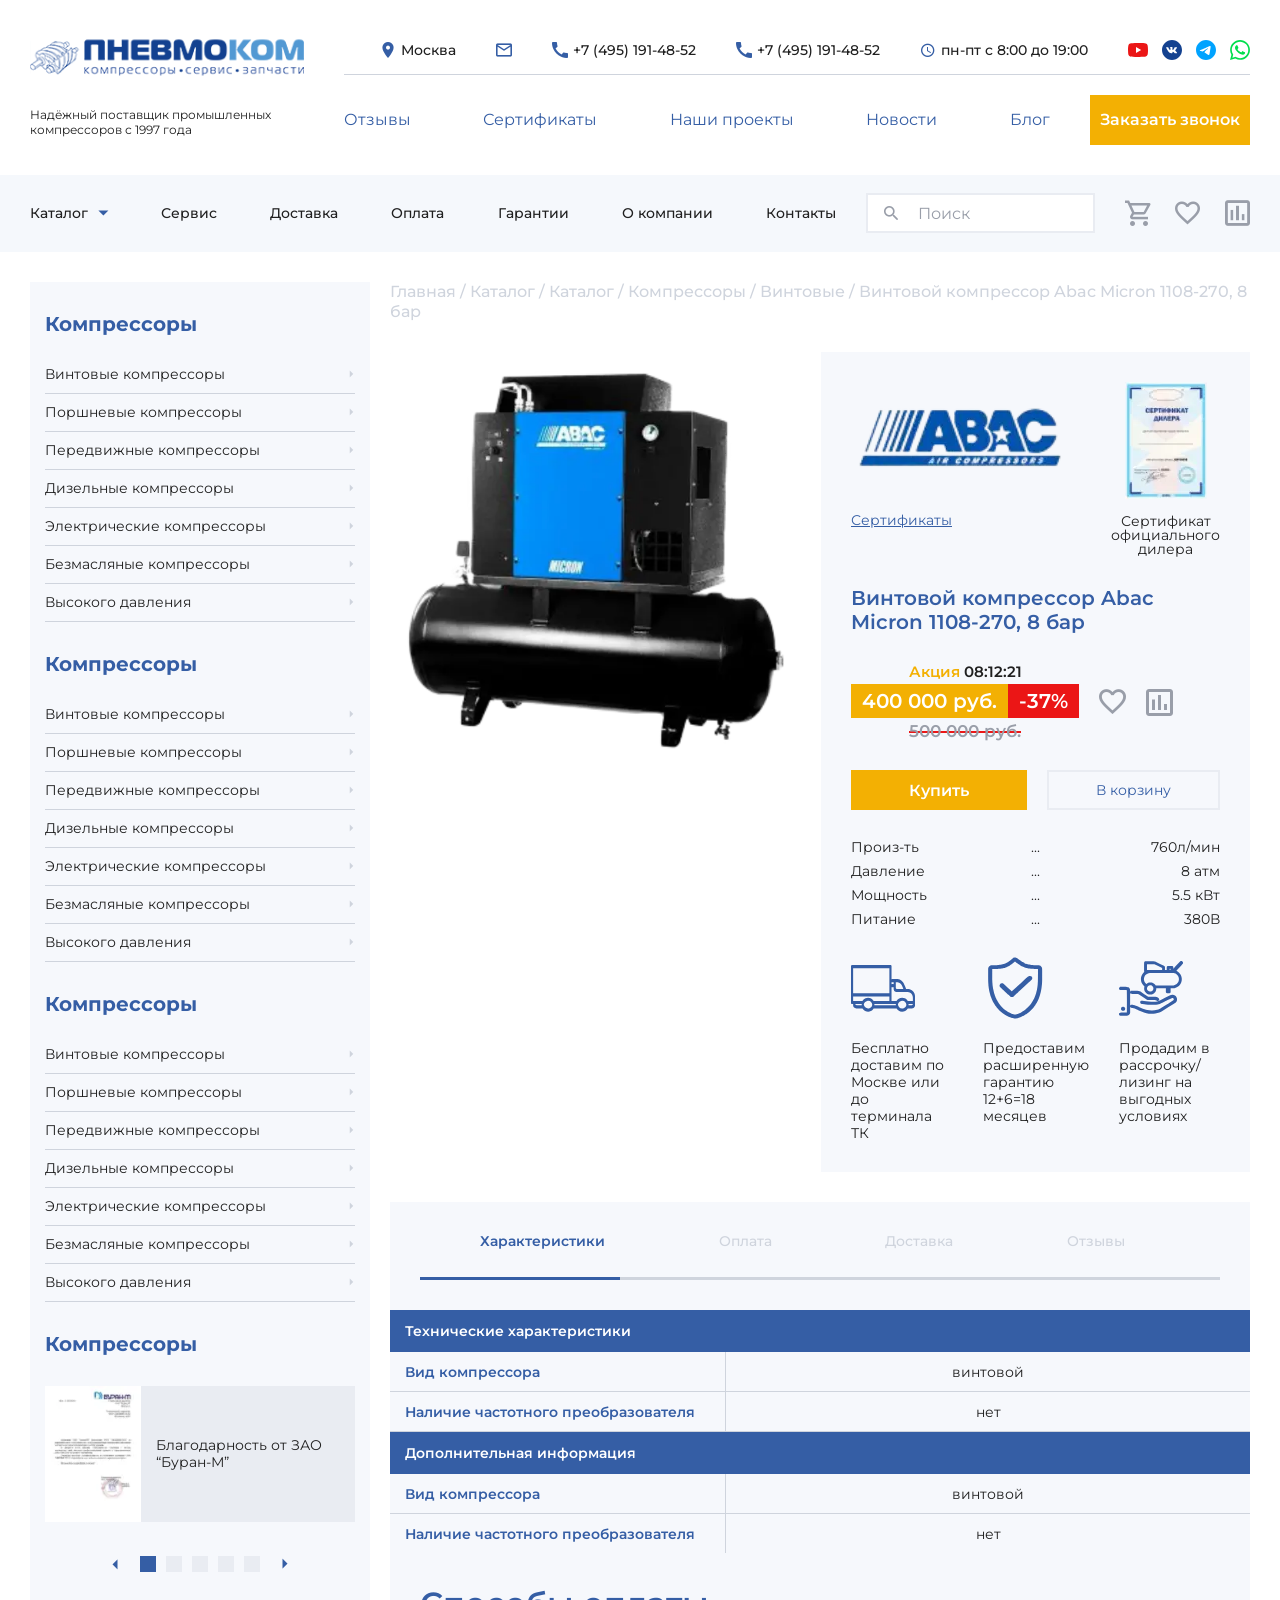
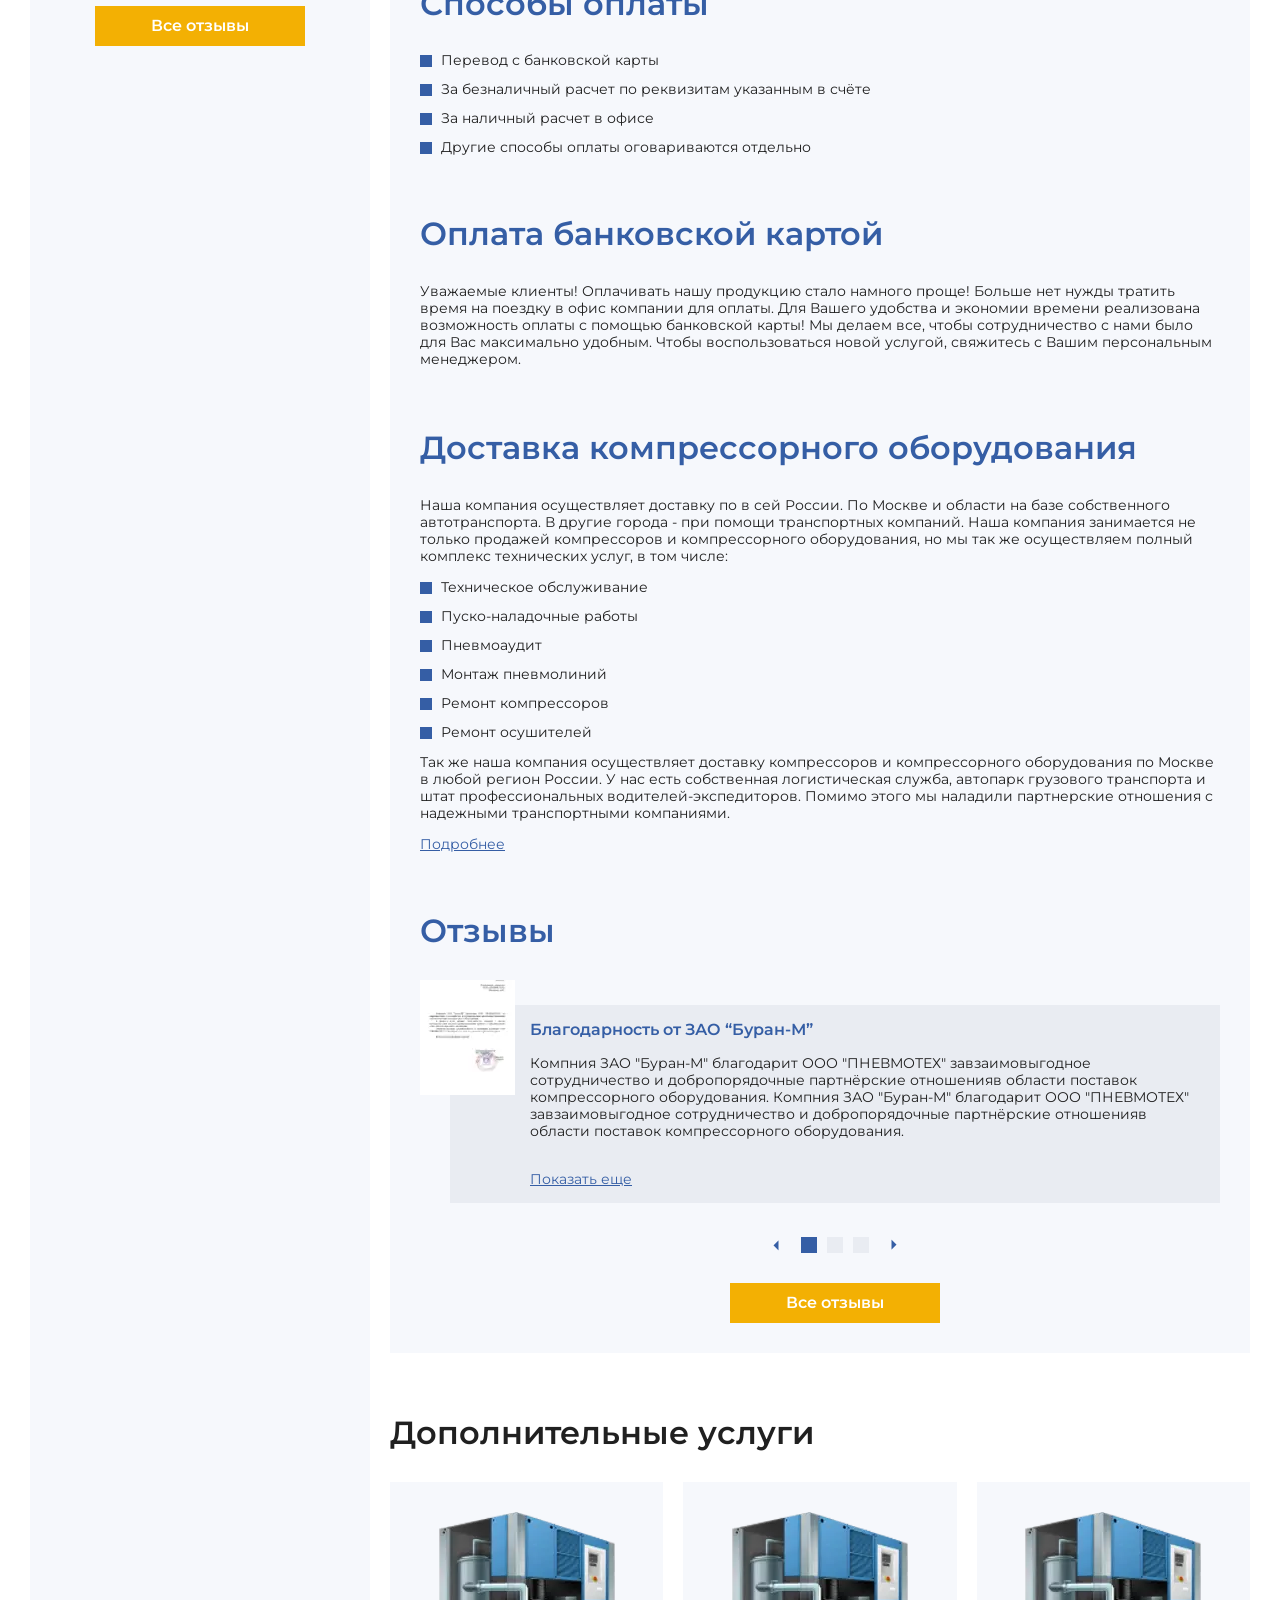
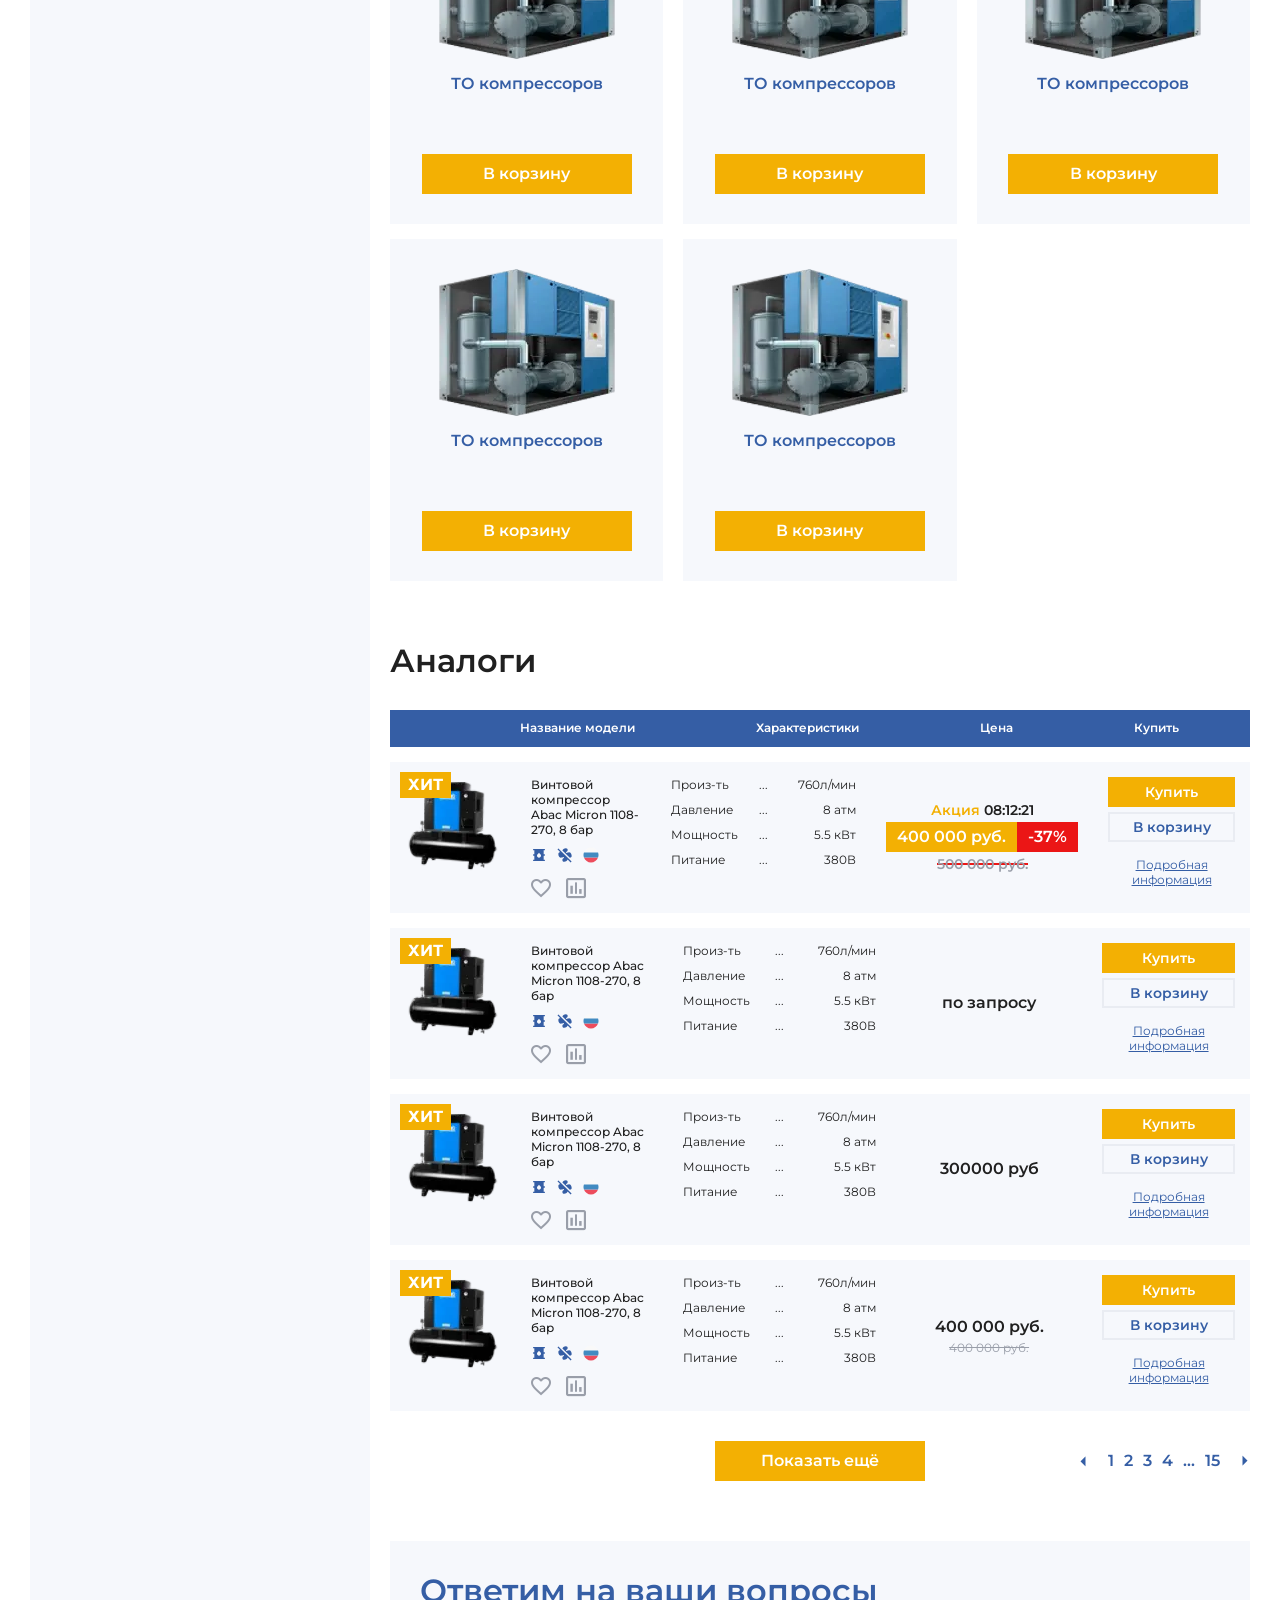
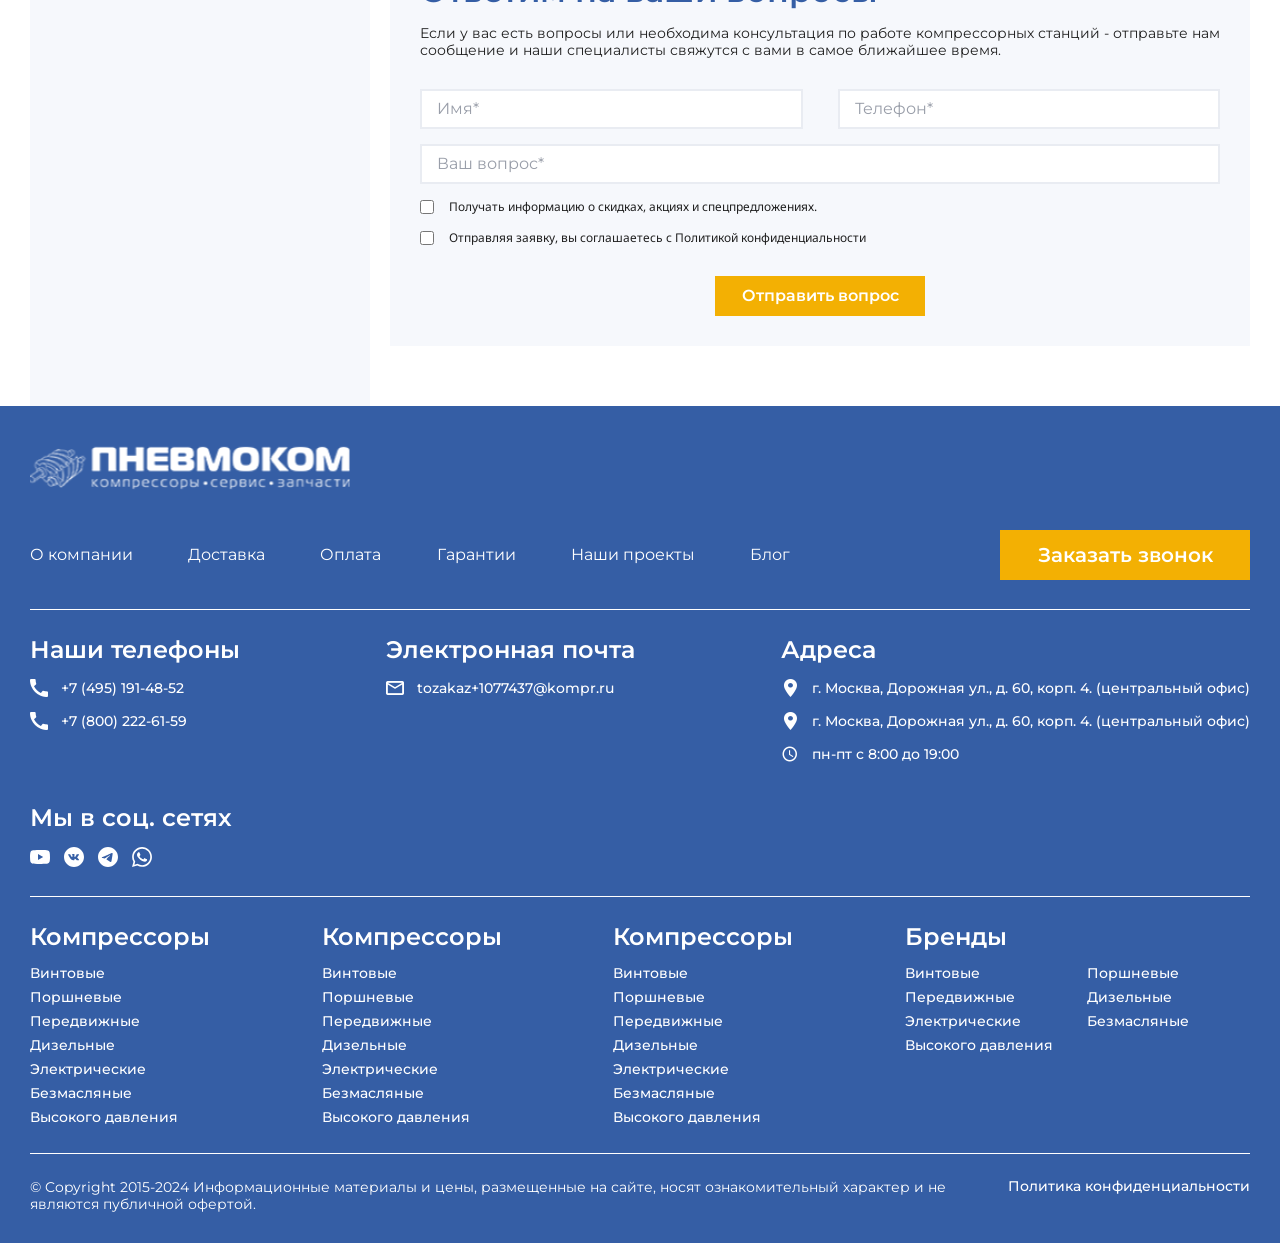
<file: product.html>
<!DOCTYPE html>
<html lang="ru">

<head>
	<title>Товар</title>
	<meta charset="UTF-8">
	<meta name="format-detection" content="telephone=no">
	<!-- <style>body{opacity: 0;}</style> -->
	<link rel="stylesheet" href="css/style.min.css?_v=20240228213804">
	<link rel="shortcut icon" href="favicon.ico">
	<!-- <meta name="robots" content="noindex, nofollow"> -->
	<meta name="viewport" content="width=device-width, initial-scale=1.0">
</head>

<body class="home">
	<div class="wrapper">
		<header class="header">
			<div class="header__top top-header">
				<div class="header__container">
					<div class="top-header__top">
						<div class="top-header__row-top">
							<a href="#" class="top-header__logo logo">
								<img src="img/logo.svg" alt="logo">
							</a>
							<div class="top-header__content">
								<div class="top-header__info info-header">
									<div class="info-header__row">
										<div data-popup="region" class="info-header__item _icon-geo">
											<span>Москва</span>
										</div>
										<a href="mailto:tozakaz+1077437@kompr.ru" class="info-header__item _email _icon-email">
											<span>tozakaz+1077437@kompr.ru</span>
										</a>
										<a href="tel:+74951914852" class="info-header__item _tel _icon-tel">
											<span>+7 (495) 191-48-52</span>
										</a>
										<a href="tel:+74951914852" class="info-header__item _tel _icon-tel">
											<span>+7 (495) 191-48-52</span>
										</a>
										<div class="info-header__item _clock _icon-clock">
											<span>пн-пт c 8:00 до 19:00</span>
										</div>
										<div class="info-header__item social">
											<div class="social__row">
												<a href="#" class="social__item">
													<img src="img/icons/yt.svg" alt="icon">
												</a>
												<a href="#" class="social__item">
													<img src="img/icons/vk.svg" alt="icon">
												</a>
												<a href="#" class="social__item">
													<img src="img/icons/tg.svg" alt="icon">
												</a>
												<a href="#" class="social__item">
													<img src="img/icons/wh.svg" alt="icon">
												</a>
											</div>
										</div>
									</div>
								</div>
							</div>
						</div>
					</div>
					<div class="top-header__bottom">
						<div class="top-header__row-bottom">
							<div class="top-header__text">
								<p>Надёжный поставщик промышленных компрессоров с 1997 года</p>
							</div>
							<div class="top-header__menu menu-top">
								<nav class="menu-top__body">
									<ul class="menu-top__list">
										<li class="menu-top__item">
											<a href="" class="menu-top__link">Отзывы</a>
										</li>
										<li class="menu-top__item">
											<a href="" class="menu-top__link">Сертификаты</a>
										</li>
										<li class="menu-top__item">
											<a href="" class="menu-top__link">Наши проекты</a>
										</li>
										<li class="menu-top__item">
											<a href="" class="menu-top__link">Новости</a>
										</li>
										<li class="menu-top__item">
											<a href="" class="menu-top__link">Блог</a>
										</li>
									</ul>
								</nav>
								<button data-popup="#order" class="menu-top__btn btn">Заказать звонок</button>
							</div>

						</div>
					</div>
				</div>
			</div>
			<div class="header__bottom bottom-header">
				<div class="bottom-header__container">
					<div class="bottom-header__row">
						<div class="bottom-header bottom-menu">
							<nav class="bottom-menu__body">
								<ul class="bottom-menu__list">
									<li class="bottom-menu__item _catalog _icon-triangle-arr">
										Каталог
										<!-- <a href="" class="bottom-menu__link">Каталог</a> -->
									</li>
									<li class="bottom-menu__item">
										<a href="#" class="bottom-menu__link">Сервис</a>
									</li>
									<li class="bottom-menu__item">
										<a href="#" class="bottom-menu__link">Доставка</a>
									</li>
									<li class="bottom-menu__item">
										<a href="#" class="bottom-menu__link">Оплата</a>
									</li>
									<li class="bottom-menu__item">
										<a href="#" class="bottom-menu__link">Гарантии</a>
									</li>
									<li class="bottom-menu__item">
										<a href="#" class="bottom-menu__link">О компании</a>
									</li>
									<li class="bottom-menu__item">
										<a href="#" class="bottom-menu__link">Контакты</a>
									</li>
								</ul>
							</nav>
						</div>
						<div class="bottom-header__search _icon-search">
							<input type="text" placeholder="Поиск" class="input">
						</div>
						<div class="bottom-header__buttons">
							<a href="" class="bottom-header__icon _icon-cart"></a>
							<a href="" class="bottom-header__icon _icon-like"></a>
							<a href="" class="bottom-header__icon _icon-compare"></a>
						</div>
					</div>
				</div>
			</div>
			<div class="header__catalog catalog-header">
				<button class="catalog-header__cross cross"><img src="img/icons/cross.svg" alt="icon"></button>
				<div class="catalog-header__container">
					<div class="catalog-header__body">
						<div class="catalog-header__gird">
							<div class="catalog-header__block">
								<div class="catalog-header__title">Компрессоры</div>
								<ul class="catalog-header__list">
									<li class="catalog-header__li _icon-triangle-arr">
										<a href="" class="catalog-header__link">Винтовые</a>
									</li>
									<li class="catalog-header__li _icon-triangle-arr">
										<a href="" class="catalog-header__link">Поршневые</a>
									</li>
									<li class="catalog-header__li _icon-triangle-arr">
										<a href="" class="catalog-header__link">Передвижные</a>
									</li>
									<li class="catalog-header__li _icon-triangle-arr">
										<a href="" class="catalog-header__link">Дизельные</a>
									</li>
									<li class="catalog-header__li _icon-triangle-arr">
										<a href="" class="catalog-header__link">Электрические</a>
									</li>
									<li class="catalog-header__li _icon-triangle-arr">
										<a href="" class="catalog-header__link">Масляные</a>
									</li>
									<li class="catalog-header__li _icon-triangle-arr">
										<a href="" class="catalog-header__link">Высокого давления</a>
									</li>
								</ul>
							</div>
							<div class="catalog-header__block">
								<div class="catalog-header__title">На складе</div>
								<ul class="catalog-header__list">
									<li class="catalog-header__li _icon-triangle-arr">
										<a href="" class="catalog-header__link">Поршневые компрессоры на складе</a>
									</li>
									<li class="catalog-header__li _icon-triangle-arr">
										<a href="" class="catalog-header__link">Запчасти для компрессоров</a>
									</li>
								</ul>
							</div>
							<div class="catalog-header__block">
								<div class="catalog-header__title">Модульные станции (МКС)</div>
								<ul class="catalog-header__list">
									<li class="catalog-header__li _icon-triangle-arr">
										<a href="" class="catalog-header__link">Блочные компрессорные станции</a>
									</li>
									<li class="catalog-header__li _icon-triangle-arr">
										<a href="" class="catalog-header__link">Блочные азотные станции</a>
									</li>
									<li class="catalog-header__li _icon-triangle-arr">
										<a href="" class="catalog-header__link">Блочные кислородные станции</a>
									</li>
								</ul>
							</div>
							<div class="catalog-header__block">
								<div class="catalog-header__title">Запасные части</div>
								<ul class="catalog-header__list">
									<li class="catalog-header__li _icon-triangle-arr">
										<a href="" class="catalog-header__link">Для винтового</a>
									</li>
									<li class="catalog-header__li _icon-triangle-arr">
										<a href="" class="catalog-header__link">Для поршневого</a>
									</li>
									<li class="catalog-header__li _icon-triangle-arr">
										<a href="" class="catalog-header__link">Для дизельного</a>
									</li>
									<li class="catalog-header__li _icon-triangle-arr">
										<a href="" class="catalog-header__link">Наборы для ТО</a>
									</li>
									<li class="catalog-header__li _icon-triangle-arr">
										<a href="" class="catalog-header__link">Компрессорные головки</a>
									</li>
								</ul>
							</div>
							<div class="catalog-header__block">
								<div class="catalog-header__title">Пескоструйные аппараты</div>
								<ul class="catalog-header__list">
									<li class="catalog-header__li _icon-triangle-arr">
										<a href="" class="catalog-header__link">Бежецкий завод (АСО)</a>
									</li>
									<li class="catalog-header__li _icon-triangle-arr">
										<a href="" class="catalog-header__link">Великолукский завод (DSG)</a>
									</li>
								</ul>
							</div>
							<div class="catalog-header__block">
								<div class="catalog-header__title">Бренды</div>
								<ul class="catalog-header__list">
									<li class="catalog-header__li _icon-triangle-arr">
										<a href="" class="catalog-header__link">ABAC</a>
									</li>
									<li class="catalog-header__li _icon-triangle-arr">
										<a href="" class="catalog-header__link">ALUP</a>
									</li>
									<li class="catalog-header__li _icon-triangle-arr">
										<a href="" class="catalog-header__link">Atmos</a>
									</li>
									<li class="catalog-header__li _icon-triangle-arr">
										<a href="" class="catalog-header__link">Ceccato</a>
									</li>
									<li class="catalog-header__li _icon-triangle-arr">
										<a href="" class="catalog-header__link">Comprag</a>
									</li>
									<li class="catalog-header__li _icon-triangle-arr">
										<a href="" class="catalog-header__link">ABAC</a>
									</li>
									<li class="catalog-header__li _icon-triangle-arr">
										<a href="" class="catalog-header__link">ALUP</a>
									</li>
									<li class="catalog-header__li _icon-triangle-arr">
										<a href="" class="catalog-header__link">Atmos</a>
									</li>
									<li class="catalog-header__li _icon-triangle-arr">
										<a href="" class="catalog-header__link">Ceccato</a>
									</li>
									<li class="catalog-header__li _icon-triangle-arr">
										<a href="" class="catalog-header__link">Comprag</a>
									</li>
								</ul>
							</div>
						</div>
					</div>
				</div>
			</div>
			<div class="header__company catalog-header">
				<button class="catalog-header__cross cross"><img src="img/icons/cross.svg" alt="icon"></button>
				<div class="catalog-header__container">
					<div class="catalog-header__body">
						<div class="catalog-header__gird">
							<div class="catalog-header__block">
								<div class="catalog-header__title">Компрессоры</div>
								<ul class="catalog-header__list">
									<li class="catalog-header__li _icon-triangle-arr">
										<a href="" class="catalog-header__link">Винтовые</a>
									</li>
									<li class="catalog-header__li _icon-triangle-arr">
										<a href="" class="catalog-header__link">Поршневые</a>
									</li>
									<li class="catalog-header__li _icon-triangle-arr">
										<a href="" class="catalog-header__link">Передвижные</a>
									</li>
									<li class="catalog-header__li _icon-triangle-arr">
										<a href="" class="catalog-header__link">Дизельные</a>
									</li>
									<li class="catalog-header__li _icon-triangle-arr">
										<a href="" class="catalog-header__link">Электрические</a>
									</li>
									<li class="catalog-header__li _icon-triangle-arr">
										<a href="" class="catalog-header__link">Масляные</a>
									</li>
									<li class="catalog-header__li _icon-triangle-arr">
										<a href="" class="catalog-header__link">Высокого давления</a>
									</li>
								</ul>
							</div>
						</div>
					</div>
				</div>
			</div>
			<div class="header__menu-mobile mobile-menu">
				<div class="mobile-menu__row">
					<button class="mobile-menu__item _company">
						<span class="mobile-menu__icon _icon-burger"></span>
						<span class="mobile-menu__text">Компания</span>
					</button>
					<button class="mobile-menu__item _catalog">
						<span class="mobile-menu__icon _icon-catalog"></span>
						<span class="mobile-menu__text">Каталог</span>
					</button>
					<button class="mobile-menu__item">
						<span class="mobile-menu__icon _icon-cart"></span>
						<span class="mobile-menu__text">Корзина</span>
					</button>
					<button class="mobile-menu__item">
						<span class="mobile-menu__icon _icon-like"></span>
						<span class="mobile-menu__text">Избранное</span>
					</button>
					<button class="mobile-menu__item">
						<span class="mobile-menu__icon _icon-compare"></span>
						<span class="mobile-menu__text">Сравнение</span>
					</button>
					<button class="mobile-menu__item">
						<span class="mobile-menu__icon _icon-tel"></span>
						<span class="mobile-menu__text">Контакты</span>
					</button>
				</div>
			</div>
		</header>
		<div class="wrapper__row">
			<aside class="page__sidebar sidebar">
				<div class="sidebar__body">
					<div class="sidebar__block widget">
						<h3 class="widget__title widget-title">Компрессоры</h3>
						<ul class="widget__list">
							<li class="widget__li">
								<a href="" class="widget__link">Винтовые компрессоры</a>
							</li>
							<li class="widget__li">
								<a href="" class="widget__link">Поршневые компрессоры</a>
							</li>
							<li class="widget__li">
								<a href="" class="widget__link">Передвижные компрессоры</a>
							</li>
							<li class="widget__li">
								<a href="" class="widget__link">Дизельные компрессоры</a>
							</li>
							<li class="widget__li">
								<a href="" class="widget__link">Электрические компрессоры</a>
							</li>
							<li class="widget__li">
								<a href="" class="widget__link">Безмасляные компрессоры</a>
							</li>
							<li class="widget__li">
								<a href="" class="widget__link">Высокого давления</a>
							</li>
						</ul>
					</div>
					<div class="sidebar__block widget">
						<h3 class="widget__title widget-title">Компрессоры</h3>
						<ul class="widget__list">
							<li class="widget__li">
								<a href="" class="widget__link">Винтовые компрессоры</a>
							</li>
							<li class="widget__li">
								<a href="" class="widget__link">Поршневые компрессоры</a>
							</li>
							<li class="widget__li">
								<a href="" class="widget__link">Передвижные компрессоры</a>
							</li>
							<li class="widget__li">
								<a href="" class="widget__link">Дизельные компрессоры</a>
							</li>
							<li class="widget__li">
								<a href="" class="widget__link">Электрические компрессоры</a>
							</li>
							<li class="widget__li">
								<a href="" class="widget__link">Безмасляные компрессоры</a>
							</li>
							<li class="widget__li">
								<a href="" class="widget__link">Высокого давления</a>
							</li>
						</ul>
					</div>
					<div class="sidebar__block widget">
						<h3 class="widget__title widget-title">Компрессоры</h3>
						<ul class="widget__list">
							<li class="widget__li">
								<a href="" class="widget__link">Винтовые компрессоры</a>
							</li>
							<li class="widget__li">
								<a href="" class="widget__link">Поршневые компрессоры</a>
							</li>
							<li class="widget__li">
								<a href="" class="widget__link">Передвижные компрессоры</a>
							</li>
							<li class="widget__li">
								<a href="" class="widget__link">Дизельные компрессоры</a>
							</li>
							<li class="widget__li">
								<a href="" class="widget__link">Электрические компрессоры</a>
							</li>
							<li class="widget__li">
								<a href="" class="widget__link">Безмасляные компрессоры</a>
							</li>
							<li class="widget__li">
								<a href="" class="widget__link">Высокого давления</a>
							</li>
						</ul>
					</div>
					<div class="sidebar__block widget">
						<h3 class="widget__title widget-title">Компрессоры</h3>
						<div class="widget__slider swiper">
							<div class="widget__wrapper swiper-wrapper">
								<div class="widget__slide swiper-slide">
									<picture><source srcset="img/sidebar/image-01.webp" type="image/webp"><img src="img/sidebar/image-01.jpeg" alt="image"></picture>
									<p>Благодарность от ЗАО “Буран-М”</p>
								</div>
								<div class="widget__slide swiper-slide">
									<picture><source srcset="img/sidebar/image-01.webp" type="image/webp"><img src="img/sidebar/image-01.jpeg" alt="image"></picture>
									<p>Благодарность от ЗАО “Буран-М”</p>
								</div>
								<div class="widget__slide swiper-slide">
									<picture><source srcset="img/sidebar/image-01.webp" type="image/webp"><img src="img/sidebar/image-01.jpeg" alt="image"></picture>
									<p>Благодарность от ЗАО “Буран-М”</p>
								</div>
								<div class="widget__slide swiper-slide">
									<picture><source srcset="img/sidebar/image-01.webp" type="image/webp"><img src="img/sidebar/image-01.jpeg" alt="image"></picture>
									<p>Благодарность от ЗАО “Буран-М”</p>
								</div>
								<div class="widget__slide swiper-slide">
									<picture><source srcset="img/sidebar/image-01.webp" type="image/webp"><img src="img/sidebar/image-01.jpeg" alt="image"></picture>
									<p>Благодарность от ЗАО “Буран-М”</p>
								</div>
							</div>
							<div class="widget__pagination-row pagination-row">
								<button class="pagination-row__arr pagination-row__arr_prev _icon-triangle-arr"></button>
								<div class="pagination-row__pagination pagination"></div>
								<button class="pagination-row__arr pagination-row__arr_next _icon-triangle-arr"></button>
							</div>
							<a href="" class="widget__btn btn">Все отзывы</a>
						</div>
					</div>
				</div>
			</aside>
			<main class="page">

				<section class="page__product product">
					<div class="product_breadcrumbs breadcrumbs">
						<span>
							<span>
								<a href="#">Главная</a> /
								<a href="#">Каталог</a> /
								<a href="#">Каталог</a> /
								<a href="#">Компрессоры</a> /
								<a href="#">Винтовые</a>
							</span> / <span class="breadcrumb_last">Винтовой компрессор Abac Micron 1108-270, 8 бар</span></span>
					</div>
					<div class="product__row">
						<div class="product__image">
							<picture><source srcset="img/product/image-01.webp" type="image/webp"><img src="img/product/image-01.png" alt="image"></picture>
						</div>
						<div class="product__info info-product">
							<div class="info-product__top">
								<div class="info-product__logo">
									<picture><source srcset="img/product/logo.webp" type="image/webp"><img src="img/product/logo.png" alt="logo"></picture>
									<a href="#" class="info-product__link">Сертификаты</a>
								</div>
								<div class="info-product__certificate">
									<picture><source srcset="img/product/certificate.webp" type="image/webp"><img src="img/product/certificate.png" alt="certificate"></picture>
									<div class="info-product__certificate-text">Сертификат официального
										дилера</div>
								</div>
							</div>
							<h1 class="info-product__title">Винтовой компрессор Abac Micron 1108-270, 8 бар</h1>
							<div class="info-product__price-block">
								<!-- <div class="info-product__price">
									<span class="new-price">800 000 руб.</span>
									<span class="old-price"></span>
								</div> -->

								<div class="info-product__sale sale-block">
									<div class="sale-block__top">
										<span>Акция</span> 08:12:21
									</div>
									<div class="sale-block__price-block">
										<div class="sale-block__price">400 000 руб.</div>
										<div class="sale-block__percent">-37%</div>
									</div>
									<div class="sale-block__old-price"><span>500 000 руб.</span></div>
								</div>

								<div class="info-product__icons">
									<button class="info-product__icon _icon-like"></button>
									<button class="info-product__icon _icon-compare"></button>
								</div>
							</div>
							<div class="info-product__btns">
								<button class="info-product__btn btn">Купить</button>
								<button class="info-product__btn btn_opacity">В корзину</button>
							</div>
							<div class="info-product__charateristics">
								<div class="info-product__charateristic">
									<span>Произ-ть</span>
									<span>760л/мин</span>
								</div>
								<div class="info-product__charateristic">
									<span>Давление</span>
									<span>8 атм</span>
								</div>
								<div class="info-product__charateristic">
									<span>Мощность</span>
									<span>5.5 кВт</span>
								</div>
								<div class="info-product__charateristic">
									<span>Питание</span>
									<span>380В</span>
								</div>
							</div>
							<div class="info-product__advantages">
								<div class="info-product__advantage">
									<div class="info-product__advantage-image">
										<img src="img/product/advantage-01.svg" alt="advantage">
									</div>
									<div class="info-product__advantage-text">
										Бесплатно доставим по Москве или до терминала ТК
									</div>
								</div>
								<div class="info-product__advantage">
									<div class="info-product__advantage-image">
										<img src="img/product/advantage-02.svg" alt="advantage">
									</div>
									<div class="info-product__advantage-text">
										Предоставим расширенную гарантию 12+6=18 месяцев
									</div>
								</div>
								<div class="info-product__advantage">
									<div class="info-product__advantage-image">
										<img src="img/product/advantage-03.svg" alt="advantage">
									</div>
									<div class="info-product__advantage-text">
										Продадим в рассрочку/лизинг на выгодных условиях
									</div>
								</div>
							</div>

						</div>
					</div>
					<div data-tabs class="product__tabs tabs">
						<select id="sel-tab" name="form[]" class="form">
							<option value="1" selected>Пункт №1</option>
							<option value="2">Пункт №2</option>
							<option value="3">Пункт №3</option>
							<option value="4">Пункт №4</option>
						</select>
						<nav data-tabs-titles class="tabs__navigation">
							<button type="submit" class="tabs__title _tab-active">Характеристики</button>
							<button type="submit" class="tabs__title">Оплата</button>
							<button type="submit" class="tabs__title">Доставка</button>
							<button type="submit" class="tabs__title">Отзывы</button>
						</nav>
						<div data-tabs-body class="tabs__content">
							<div class="tabs__body">
								<div class="product-table">
									<div class="product-table__title">Технические характеристики</div>
									<div class="product-table__item product-table__item_left">Вид компрессора
									</div>
									<div class="product-table__item product-table__item_right">винтовой</div>
									<div class="product-table__item product-table__item_left">Наличие
										частотного преобразователя</div>
									<div class="product-table__item product-table__item_right">нет</div>
									<div class="product-table__title">Дополнительная информация</div>
									<div class="product-table__item product-table__item_left">Вид компрессора
									</div>
									<div class="product-table__item product-table__item_right">винтовой</div>
									<div class="product-table__item product-table__item_left">Наличие
										частотного преобразователя</div>
									<div class="product-table__item product-table__item_right">нет</div>
								</div>
							</div>
							<div class="tabs__body">
								<div class="product-pay">
									<div class="product-pay__block">
										<h2 class="product-pay__title title">Способы оплаты</h2>
										<ul class="product-pay__list">
											<li class="product-pay__li">Перевод с банковской карты</li>
											<li class="product-pay__li">За безналичный расчет по реквизитам
												указанным в счёте</li>
											<li class="product-pay__li">За наличный расчет в офисе</li>
											<li class="product-pay__li">Другие способы оплаты оговариваются
												отдельно</li>
										</ul>
									</div>
									<div class="product-pay__block">
										<h2 class="product-pay__title title">Оплата банковской картой</h2>
										<div class="product-pay__text">
											Уважаемые клиенты! Оплачивать нашу продукцию стало намного проще!
											Больше нет нужды тратить время на поездку в офис
											компании для оплаты. Для Вашего удобства и экономии времени
											реализована возможность оплаты с помощью банковской карты!
											Мы делаем все, чтобы сотрудничество с нами было для Вас
											максимально
											удобным. Чтобы воспользоваться новой услугой,
											свяжитесь с Вашим персональным менеджером.
										</div>
									</div>
								</div>
							</div>
							<div class="tabs__body">
								<div class="product-pay product-pay_delivery">
									<div class="product-pay__block">
										<h2 class="product-pay__title title">Доставка компрессорного
											оборудования
										</h2>
										<div class="product-pay__text">
											Наша компания осуществляет доставку по в сей России. По Москве и
											области на базе собственного автотранспорта. В другие
											города - при помощи транспортных компаний. Наша компания
											занимается не
											только продажей компрессоров и компрессорного
											оборудования, но мы так же осуществляем полный комплекс
											технических
											услуг, в том числе:
										</div>
										<ul class="product-pay__list">
											<li class="product-pay__li">Техническое обслуживание</li>
											<li class="product-pay__li">Пуско-наладочные работы</li>
											<li class="product-pay__li">Пневмоаудит</li>
											<li class="product-pay__li">Монтаж пневмолиний</li>
											<li class="product-pay__li">Ремонт компрессоров</li>
											<li class="product-pay__li">Ремонт осушителей</li>
										</ul>

										<div class="product-pay__text">
											Так же наша компания осуществляет доставку компрессоров и
											компрессорного оборудования по Москве в любой регион России. У
											нас есть собственная логистическая служба, автопарк грузового
											транспорта и штат профессиональных водителей-экспедиторов.
											Помимо этого мы наладили партнерские отношения с надежными
											транспортными компаниями.
										</div>
										<a href="#" class="product-pay__link">Подробнее</a>
									</div>
								</div>
							</div>
							<div class="tabs__body">
								<div class="product-reviews">
									<h2 class="product-reviews__title title">Отзывы</h2>
									<div class="product-reviews__slider swiper">
										<div class="product-reviews__wrapper swiper-wrapper">
											<div class="product-reviews__slide certificate swiper-slide">
												<div class="certificate__image">
													<picture><source srcset="img/product/review-01.webp" type="image/webp"><img src="img/product/review-01.png" alt="image"></picture>
												</div>
												<div class="certificate__title certificate__title_mob">
													Благодарность от АО “Реалти Групп”
												</div>
												<div class="certificate__content">
													<h4 class="certificate__title">Благодарность от ЗАО
														“Буран-М”</h4>
													<div data-showmore class="certificate__show">
														<div data-showmore-content="40" class="certificate__content-show">
															Компния ЗАО "Буран-М" благодарит ООО
															"ПНЕВМОТЕХ" завзаимовыгодное сотрудничество и
															добропорядочные партнёрские
															отношенияв области поставок компрессорного
															оборудования.
															Компния ЗАО "Буран-М" благодарит ООО
															"ПНЕВМОТЕХ" завзаимовыгодное сотрудничество и
															добропорядочные партнёрские
															отношенияв области поставок компрессорного
															оборудования.
														</div>
														<button data-showmore-button type="button" class="certificate__more"><span>Показать
																еще</span><span>Скыть</span></button>
													</div>
												</div>
											</div>
											<div class="product-reviews__slide certificate swiper-slide">
												<div class="certificate__image">
													<picture><source srcset="img/product/review-01.webp" type="image/webp"><img src="img/product/review-01.png" alt="image"></picture>
												</div>
												<div class="certificate__title certificate__title_mob">
													Благодарность от АО “Реалти Групп”
												</div>
												<div class="certificate__content">
													<h4 class="certificate__title">Благодарность от ЗАО
														“Буран-М”</h4>
													<div data-showmore class="certificate__show">
														<div data-showmore-content="40" class="certificate__content-show">
															Компния ЗАО "Буран-М" благодарит ООО
															"ПНЕВМОТЕХ" завзаимовыгодное сотрудничество и
															добропорядочные партнёрские
															отношенияв области поставок компрессорного
															оборудования.
															Компния ЗАО "Буран-М" благодарит ООО
															"ПНЕВМОТЕХ" завзаимовыгодное сотрудничество и
															добропорядочные партнёрские
															отношенияв области поставок компрессорного
															оборудования.
														</div>
														<button data-showmore-button type="button" class="certificate__more"><span>Показать
																еще</span><span>Скыть</span></button>
													</div>
												</div>
											</div>
											<div class="product-reviews__slide certificate swiper-slide">
												<div class="certificate__image">
													<picture><source srcset="img/product/review-01.webp" type="image/webp"><img src="img/product/review-01.png" alt="image"></picture>
												</div>
												<div class="certificate__title certificate__title_mob">
													Благодарность от АО “Реалти Групп”
												</div>
												<div class="certificate__content">
													<h4 class="certificate__title">Благодарность от ЗАО
														“Буран-М”</h4>
													<div data-showmore class="certificate__show">
														<div data-showmore-content="40" class="certificate__content-show">
															Компния ЗАО "Буран-М" благодарит ООО
															"ПНЕВМОТЕХ" завзаимовыгодное сотрудничество и
															добропорядочные партнёрские
															отношенияв области поставок компрессорного
															оборудования.
															Компния ЗАО "Буран-М" благодарит ООО
															"ПНЕВМОТЕХ" завзаимовыгодное сотрудничество и
															добропорядочные партнёрские
															отношенияв области поставок компрессорного
															оборудования.
														</div>
														<button data-showmore-button type="button" class="certificate__more"><span>Показать
																еще</span><span>Скыть</span></button>
													</div>
												</div>
											</div>
										</div>
										<div class="product-reviews__pagination-row pagination-row">
											<button class="pagination-row__arr pagination-row__arr_prev _icon-triangle-arr"></button>
											<div class="pagination-row__pagination pagination"></div>
											<button class="pagination-row__arr pagination-row__arr_next _icon-triangle-arr"></button>
										</div>
										<div class="product-reviews__btn-wrap"><a href="#" class="product-reviews__btn btn">Все отзывы</a></div>
									</div>
								</div>
							</div>
						</div>
					</div>
				</section>
				<section class="page__dop dop">
					<h2 class="dop__title title">Дополнительные услуги</h2>
					<div class="dop__grid">
						<div class="dop__item item-dop">
							<div class="item-dop__image-ibg_contain">
								<picture><source srcset="img/dop/image-01.webp" type="image/webp"><img src="img/dop/image-01.png" alt="image"></picture>
							</div>
							<h4 class="item-dop__title">ТО компрессоров</h4>
							<button class="item-dop__btn btn">В корзину</button>
						</div>
						<div class="dop__item item-dop">
							<div class="item-dop__image-ibg_contain">
								<picture><source srcset="img/dop/image-01.webp" type="image/webp"><img src="img/dop/image-01.png" alt="image"></picture>
							</div>
							<h4 class="item-dop__title">ТО компрессоров</h4>
							<button class="item-dop__btn btn">В корзину</button>
						</div>
						<div class="dop__item item-dop">
							<div class="item-dop__image-ibg_contain">
								<picture><source srcset="img/dop/image-01.webp" type="image/webp"><img src="img/dop/image-01.png" alt="image"></picture>
							</div>
							<h4 class="item-dop__title">ТО компрессоров</h4>
							<button class="item-dop__btn btn">В корзину</button>
						</div>
						<div class="dop__item item-dop">
							<div class="item-dop__image-ibg_contain">
								<picture><source srcset="img/dop/image-01.webp" type="image/webp"><img src="img/dop/image-01.png" alt="image"></picture>
							</div>
							<h4 class="item-dop__title">ТО компрессоров</h4>
							<button class="item-dop__btn btn">В корзину</button>
						</div>
						<div class="dop__item item-dop">
							<div class="item-dop__image-ibg_contain">
								<picture><source srcset="img/dop/image-01.webp" type="image/webp"><img src="img/dop/image-01.png" alt="image"></picture>
							</div>
							<h4 class="item-dop__title">ТО компрессоров</h4>
							<button class="item-dop__btn btn">В корзину</button>
						</div>
					</div>
				</section>
				<section class="page__catalog catalog">
					<h2 class="catalog__title title">Аналоги</h2>

					<div class="catalog__content">
						<div class="catalog__content-top">
							<span>Название модели</span>
							<span>Характеристики</span>
							<span>Цена</span>
							<span>Купить</span>
						</div>
						<div class="catalog__items">
							<div class="catalog__item item-catalog">
								<div class="item-catalog__flash">ХИТ</div>
								<div class="item-catalog__row">
									<div class="item-catalog__info">
										<a href="#" class="item-catalog__image">
											<picture><source srcset="img/catalog/image-01.webp" type="image/webp"><img src="img/catalog/image-01.png" alt="image"></picture>
										</a>
										<div class="item-catalog__info-content">
											<a href="#" class="item-catalog__name">
												Винтовой компрессор Abac Micron 1108-270, 8 бар
											</a>
											<div class="item-catalog__icons">
												<img src="img/icons/oil.svg" alt="icon">
												<img src="img/icons/fan-off.svg" alt="icon">
												<img src="img/icons/rus.svg" alt="icon">
											</div>
											<div class="item-catalog__bottom">
												<button class="item-catalog__icon _icon-like"></button>
												<button class="item-catalog__icon _icon-compare"></button>
											</div>
										</div>
									</div>
									<div class="item-catalog__characteristics">
										<div class="item-catalog__characteristic">
											<div class="item-catalog__characteristics-left">
												Произ-ть
											</div>
											<div class="item-catalog__characteristic-right">760л/мин</div>
										</div>
										<div class="item-catalog__characteristic">
											<div class="item-catalog__characteristics-left">
												Давление
											</div>
											<div class="item-catalog__characteristic-right">8 атм</div>
										</div>
										<div class="item-catalog__characteristic">
											<div class="item-catalog__characteristics-left">
												Мощность
											</div>
											<div class="item-catalog__characteristic-right">5.5 кВт</div>
										</div>
										<div class="item-catalog__characteristic">
											<div class="item-catalog__characteristics-left">
												Питание
											</div>
											<div class="item-catalog__characteristic-right">380В</div>
										</div>
									</div>
									<div class="item-catalog__sale sale-block">
										<div class="sale-block__top">
											<span>Акция</span> 08:12:21
										</div>
										<div class="sale-block__price-block">
											<div class="sale-block__price">400 000 руб.</div>
											<div class="sale-block__percent">-37%</div>
										</div>
										<div class="sale-block__old-price"><span>500 000 руб.</span></div>
									</div>
									<div class="item-catalog__buy buy-item">
										<div class="buy-item__btns">
											<button class="buy-item__btn btn">Купить</button>
											<button class="buy-item__btn btn btn_opacity">В корзину</button>
										</div>
										<a href="#" class="buy-item__link">Подробная информация</a>
									</div>
								</div>
							</div>
							<div class="catalog__item item-catalog">
								<div class="item-catalog__flash">ХИТ</div>
								<div class="item-catalog__row">
									<div class="item-catalog__info">
										<a href="#" class="item-catalog__image">
											<picture><source srcset="img/catalog/image-01.webp" type="image/webp"><img src="img/catalog/image-01.png" alt="image"></picture>
										</a>
										<div class="item-catalog__info-content">
											<a href="#" class="item-catalog__name">
												Винтовой компрессор Abac Micron 1108-270, 8 бар
											</a>
											<div class="item-catalog__icons">
												<img src="img/icons/oil.svg" alt="icon">
												<img src="img/icons/fan-off.svg" alt="icon">
												<img src="img/icons/rus.svg" alt="icon">
											</div>
											<div class="item-catalog__bottom">
												<button class="item-catalog__icon _icon-like"></button>
												<button class="item-catalog__icon _icon-compare"></button>
											</div>
										</div>
									</div>
									<div class="item-catalog__characteristics">
										<div class="item-catalog__characteristic">
											<div class="item-catalog__characteristics-left">
												Произ-ть
											</div>
											<div class="item-catalog__characteristic-right">760л/мин</div>
										</div>
										<div class="item-catalog__characteristic">
											<div class="item-catalog__characteristics-left">
												Давление
											</div>
											<div class="item-catalog__characteristic-right">8 атм</div>
										</div>
										<div class="item-catalog__characteristic">
											<div class="item-catalog__characteristics-left">
												Мощность
											</div>
											<div class="item-catalog__characteristic-right">5.5 кВт</div>
										</div>
										<div class="item-catalog__characteristic">
											<div class="item-catalog__characteristics-left">
												Питание
											</div>
											<div class="item-catalog__characteristic-right">380В</div>
										</div>
									</div>
									<div class="item-catalog__price-block"><span>Цена</span>
										<div class="item-catalog__price">по запросу</div>
									</div>
									<div class="item-catalog__buy buy-item">
										<div class="buy-item__btns">
											<button class="buy-item__btn btn">Купить</button>
											<button class="buy-item__btn btn btn_opacity">В корзину</button>
										</div>
										<a href="#" class="buy-item__link">Подробная информация</a>
									</div>
								</div>
							</div>
							<div class="catalog__item item-catalog">
								<div class="item-catalog__flash">ХИТ</div>
								<div class="item-catalog__row">
									<div class="item-catalog__info">
										<a href="#" class="item-catalog__image">
											<picture><source srcset="img/catalog/image-01.webp" type="image/webp"><img src="img/catalog/image-01.png" alt="image"></picture>
										</a>
										<div class="item-catalog__info-content">
											<a href="#" class="item-catalog__name">
												Винтовой компрессор Abac Micron 1108-270, 8 бар
											</a>
											<div class="item-catalog__icons">
												<img src="img/icons/oil.svg" alt="icon">
												<img src="img/icons/fan-off.svg" alt="icon">
												<img src="img/icons/rus.svg" alt="icon">
											</div>
											<div class="item-catalog__bottom">
												<button class="item-catalog__icon _icon-like"></button>
												<button class="item-catalog__icon _icon-compare"></button>
											</div>
										</div>
									</div>
									<div class="item-catalog__characteristics">
										<div class="item-catalog__characteristic">
											<div class="item-catalog__characteristics-left">
												Произ-ть
											</div>
											<div class="item-catalog__characteristic-right">760л/мин</div>
										</div>
										<div class="item-catalog__characteristic">
											<div class="item-catalog__characteristics-left">
												Давление
											</div>
											<div class="item-catalog__characteristic-right">8 атм</div>
										</div>
										<div class="item-catalog__characteristic">
											<div class="item-catalog__characteristics-left">
												Мощность
											</div>
											<div class="item-catalog__characteristic-right">5.5 кВт</div>
										</div>
										<div class="item-catalog__characteristic">
											<div class="item-catalog__characteristics-left">
												Питание
											</div>
											<div class="item-catalog__characteristic-right">380В</div>
										</div>
									</div>
									<div class="item-catalog__price-block"><span>Цена</span>
										<div class="item-catalog__price">300000 руб</div>
									</div>
									<div class="item-catalog__buy buy-item">
										<div class="buy-item__btns">
											<button class="buy-item__btn btn">Купить</button>
											<button class="buy-item__btn btn btn_opacity">В корзину</button>
										</div>
										<a href="#" class="buy-item__link">Подробная информация</a>
									</div>
								</div>
							</div>
							<div class="catalog__item item-catalog">
								<div class="item-catalog__flash">ХИТ</div>
								<div class="item-catalog__row">
									<div class="item-catalog__info">
										<a href="#" class="item-catalog__image">
											<picture><source srcset="img/catalog/image-01.webp" type="image/webp"><img src="img/catalog/image-01.png" alt="image"></picture>
										</a>
										<div class="item-catalog__info-content">
											<a href="#" class="item-catalog__name">
												Винтовой компрессор Abac Micron 1108-270, 8 бар
											</a>
											<div class="item-catalog__icons">
												<img src="img/icons/oil.svg" alt="icon">
												<img src="img/icons/fan-off.svg" alt="icon">
												<img src="img/icons/rus.svg" alt="icon">
											</div>
											<div class="item-catalog__bottom">
												<button class="item-catalog__icon _icon-like"></button>
												<button class="item-catalog__icon _icon-compare"></button>
											</div>
										</div>
									</div>
									<div class="item-catalog__characteristics">
										<div class="item-catalog__characteristic">
											<div class="item-catalog__characteristics-left">
												Произ-ть
											</div>
											<div class="item-catalog__characteristic-right">760л/мин</div>
										</div>
										<div class="item-catalog__characteristic">
											<div class="item-catalog__characteristics-left">
												Давление
											</div>
											<div class="item-catalog__characteristic-right">8 атм</div>
										</div>
										<div class="item-catalog__characteristic">
											<div class="item-catalog__characteristics-left">
												Мощность
											</div>
											<div class="item-catalog__characteristic-right">5.5 кВт</div>
										</div>
										<div class="item-catalog__characteristic">
											<div class="item-catalog__characteristics-left">
												Питание
											</div>
											<div class="item-catalog__characteristic-right">380В</div>
										</div>
									</div>
									<div class="item-catalog__price-block">
										<span>Цена</span>
										<div class="item-catalog__price">400 000 руб.</div>
										<div class="item-catalog__old-price">400 000 руб.</div>
									</div>
									<div class="item-catalog__buy buy-item">
										<div class="buy-item__btns">
											<button class="buy-item__btn btn">Купить</button>
											<button class="buy-item__btn btn btn_opacity">В корзину</button>
										</div>
										<a href="#" class="buy-item__link">Подробная информация</a>
									</div>
								</div>
							</div>
						</div>
						<div class="catalog__bottom">
							<button class="catalog__btn btn">Показать ещё</button>
							<div class="catalog__pagination link-pagination">
								<a href="#" class="prev _icon-triangle-arr"></a>
								<a href="#" class="page-numbers">1</a>
								<a href="#" class="page-numbers">2</a>
								<a href="#" class="page-numbers">3</a>
								<a href="#" class="page-numbers">4</a>
								<a href="#" class="page-numbers">...</a>
								<a href="#" class="page-numbers">15</a>
								<a href="#" class="next _icon-triangle-arr"></a>
							</div>
						</div>
					</div>
				</section>

				<section class="page__question-form form-question">
					<h2 class="form-question__title title">Ответим на ваши вопросы</h2>
					<div class="form-question__text">
						Если у вас есть вопросы или необходима консультация по работе компрессорных станций -
						отправьте нам сообщение и наши
						специалисты свяжутся с вами в самое ближайшее время.
					</div>
					<form action="#" class="form-question__form">
						<div class="form-question__grid">
							<div class="form-question__input">
								<input class="input" placeholder="Имя*" type="text">
							</div>
							<div class="form-question__input">
								<input class="input input_tel" placeholder="Телефон*" type="tel">
							</div>
							<div class="form-question__input">
								<input class="input" placeholder="Ваш вопрос*" type="text">
							</div>
						</div>
						<div class="form-question__check">
							<label><input type="checkbox"><span>Получать информацию о скидках, акциях и
									спецпредложениях.</span></label>
						</div>
						<div class="form-question__check">
							<label><input type="checkbox"><span>Отправляя заявку, вы соглашаетесь с Политикой
									конфиденциальности</span></label>
						</div>
						<div class="form-question__btn-wrap"><button class="form-question__btn btn">Отправить
								вопрос</button></div>
					</form>
				</section>
			</main>
		</div>
		<div class="wrapper__fix fix-block">
			<div class="fix-block__container">
				<div class="fix-block__row">
					<div class="fix-block__info">
						<div class="fix-block__image">
							<picture><source srcset="img/product/image-01.webp" type="image/webp"><img src="img/product/image-01.png" alt="image"></picture>
						</div>
						<div class="fix-block__content">
							<div class="fix-block__title">Винтовой компрессор Abac Micron 1108-270, 8 бар</div>
							<div class="fix-block__icons">
								<div class="fix-block__sale sale-block sale-block_mob">
									<div class="sale-block__top">
										<span>Акция</span> 08:12:21
									</div>
									<div class="sale-block__price-block">
										<div class="sale-block__price">400 000 руб.</div>
										<div class="sale-block__percent">-37%</div>
									</div>
									<div class="sale-block__old-price"><span>500 000 руб.</span></div>
								</div>
								<button class="fix-block__icon _icon-like"></button>
								<button class="fix-block__icon _icon-compare"></button>
							</div>
						</div>

					</div>
					<div class="fix-block__sale sale-block">
						<div class="sale-block__top">
							<span>Акция</span> 08:12:21
						</div>
						<div class="sale-block__price-block">
							<div class="sale-block__price">400 000 руб.</div>
							<div class="sale-block__percent">-37%</div>
						</div>
						<div class="sale-block__old-price"><span>500 000 руб.</span></div>
					</div>
					<!-- <div class="fix-block__price">800 000 руб.</div> -->
					<div class="fix-block__btns">
						<button class="fix-block__btn btn btn_opacity">В корзину</button>
						<button class="fix-block__btn btn">Купить</button>
					</div>
				</div>
			</div>
		</div>
		<footer class="footer">
			<div class="footer__container">
				<div class="footer__item-block top-footer">
					<div class="top-footer__row">
						<div class="top-footer__logo logo">
							<img src="img/footer-logo.svg" alt="">
						</div>
						<div class="top-footer__menu menu-footer">
							<nav class="menu-footer__body">
								<ul class="menu-footer__list">
									<li class="menu-footer__item">
										<a href="" class="menu-footer__link">О компании</a>
									</li>
									<li class="menu-footer__item">
										<a href="" class="menu-footer__link">Доставка</a>
									</li>
									<li class="menu-footer__item">
										<a href="" class="menu-footer__link">Оплата</a>
									</li>
									<li class="menu-footer__item">
										<a href="" class="menu-footer__link">Гарантии</a>
									</li>
									<li class="menu-footer__item">
										<a href="" class="menu-footer__link">Наши проекты</a>
									</li>
									<li class="menu-footer__item">
										<a href="" class="menu-footer__link">Блог</a>
									</li>
								</ul>
							</nav>
						</div>
						<button data-popup="#order" class="top-footer__btn btn">Заказать звонок</button>
					</div>
				</div>
				<div class="footer__item-block contacts-footer">
					<div class="contacts-footer__row">
						<div class="contacts-footer__block">
							<div class="contacts-footer__title title-avg">Наши телефоны</div>
							<a href="tel:+74951914852" class="contacts-footer__item _icon-tel">+7 (495) 191-48-52</a>
							<a href="tel:+78002226159" class="contacts-footer__item _icon-tel">+7 (800) 222-61-59</a>
						</div>
						<div class="contacts-footer__block">
							<div class="contacts-footer__title title-avg">Электронная почта</div>
							<a href="email:+74951914852" class="contacts-footer__item _icon-email">tozakaz+1077437@kompr.ru</a>
						</div>
						<div class="contacts-footer__block">
							<div class="contacts-footer__title title-avg">Адреса</div>
							<div class="contacts-footer__item _icon-geo">
								г. Москва, Дорожная ул., д. 60, корп. 4. (центральный офис)
							</div>
							<div class="contacts-footer__item _icon-geo">
								г. Москва, Дорожная ул., д. 60, корп. 4. (центральный офис)
							</div>
							<div class="contacts-footer__item _icon-clock">
								пн-пт c 8:00 до 19:00
							</div>
						</div>
						<div class="contacts-footer__block">
							<div class="contacts-footer__title title-avg">Мы в соц. сетях</div>
							<div class="contacts-footer__social social">
								<div class="social__row">
									<a href="#" class="social__item">
										<img src="img/icons/yt-footer.svg" alt="icon">
									</a>
									<a href="#" class="social__item">
										<img src="img/icons/vk-footer.svg" alt="icon">
									</a>
									<a href="#" class="social__item">
										<img src="img/icons/tg-footer.svg" alt="icon">
									</a>
									<a href="#" class="social__item">
										<img src="img/icons/wh-footer.svg" alt="icon">
									</a>
								</div>
							</div>
						</div>
					</div>
				</div>
				<div class="footer__item-block catalog-footer">
					<div class="catalog-footer__row">
						<div class="catalog-footer__item">
							<div class="contacts-footer__title title-avg">Компрессоры</div>
							<ul class="catalog-footer__list">
								<li class="catalog-footer__item">
									<a href="" class="catalog-footer__link">Винтовые</a>
								</li>
								<li class="catalog-footer__item">
									<a href="" class="catalog-footer__link">Поршневые</a>
								</li>
								<li class="catalog-footer__item">
									<a href="" class="catalog-footer__link">Передвижные</a>
								</li>
								<li class="catalog-footer__item">
									<a href="" class="catalog-footer__link">Дизельные</a>
								</li>
								<li class="catalog-footer__item">
									<a href="" class="catalog-footer__link">Электрические</a>
								</li>
								<li class="catalog-footer__item">
									<a href="" class="catalog-footer__link">Безмасляные</a>
								</li>
								<li class="catalog-footer__item">
									<a href="" class="catalog-footer__link">Высокого давления</a>
								</li>
							</ul>
						</div>
						<div class="catalog-footer__item">
							<div class="contacts-footer__title title-avg">Компрессоры</div>
							<ul class="catalog-footer__list">
								<li class="catalog-footer__item">
									<a href="" class="catalog-footer__link">Винтовые</a>
								</li>
								<li class="catalog-footer__item">
									<a href="" class="catalog-footer__link">Поршневые</a>
								</li>
								<li class="catalog-footer__item">
									<a href="" class="catalog-footer__link">Передвижные</a>
								</li>
								<li class="catalog-footer__item">
									<a href="" class="catalog-footer__link">Дизельные</a>
								</li>
								<li class="catalog-footer__item">
									<a href="" class="catalog-footer__link">Электрические</a>
								</li>
								<li class="catalog-footer__item">
									<a href="" class="catalog-footer__link">Безмасляные</a>
								</li>
								<li class="catalog-footer__item">
									<a href="" class="catalog-footer__link">Высокого давления</a>
								</li>
							</ul>
						</div>
						<div class="catalog-footer__item">
							<div class="contacts-footer__title title-avg">Компрессоры</div>
							<ul class="catalog-footer__list">
								<li class="catalog-footer__item">
									<a href="" class="catalog-footer__link">Винтовые</a>
								</li>
								<li class="catalog-footer__item">
									<a href="" class="catalog-footer__link">Поршневые</a>
								</li>
								<li class="catalog-footer__item">
									<a href="" class="catalog-footer__link">Передвижные</a>
								</li>
								<li class="catalog-footer__item">
									<a href="" class="catalog-footer__link">Дизельные</a>
								</li>
								<li class="catalog-footer__item">
									<a href="" class="catalog-footer__link">Электрические</a>
								</li>
								<li class="catalog-footer__item">
									<a href="" class="catalog-footer__link">Безмасляные</a>
								</li>
								<li class="catalog-footer__item">
									<a href="" class="catalog-footer__link">Высокого давления</a>
								</li>
							</ul>
						</div>
						<div class="catalog-footer__item">
							<div class="contacts-footer__title title-avg">Бренды</div>
							<ul class="catalog-footer__list">
								<li class="catalog-footer__item">
									<a href="" class="catalog-footer__link">Винтовые</a>
								</li>
								<li class="catalog-footer__item">
									<a href="" class="catalog-footer__link">Поршневые</a>
								</li>
								<li class="catalog-footer__item">
									<a href="" class="catalog-footer__link">Передвижные</a>
								</li>
								<li class="catalog-footer__item">
									<a href="" class="catalog-footer__link">Дизельные</a>
								</li>
								<li class="catalog-footer__item">
									<a href="" class="catalog-footer__link">Электрические</a>
								</li>
								<li class="catalog-footer__item">
									<a href="" class="catalog-footer__link">Безмасляные</a>
								</li>
								<li class="catalog-footer__item">
									<a href="" class="catalog-footer__link">Высокого давления</a>
								</li>
							</ul>
						</div>
					</div>
				</div>
				<div class="footer__item-block bottom-footer">
					<div class="bottom-footer__copy">
						© Copyright 2015-2024 Информационные материалы и цены, размещенные на сайте, носят ознакомительный характер и не
						являются публичной офертой.
					</div>
					<a href="" class="bottom-footer__link">
						Политика конфиденциальности
					</a>
				</div>
			</div>
		</footer>
	</div>
	<div id="price" aria-hidden="true" class="popup">
		<div class="popup__wrapper">
			<div class="popup__content">
				<button data-close type="button" class="popup__close">
					<img src="img/icons/cross.svg" alt="icon">
				</button>
				<div class="popup__row">
					<div class="popup__left">
						<div class="popup__left-body">
							<div class="popup__image">
								<picture><source srcset="img/catalog/image-01.webp" type="image/webp"><img src="img/catalog/image-01.png" alt="image"></picture>
							</div>
							<div class="popup__title">
								Винтовой компрессор Abac Micron 1108-270, 8 бар
							</div>
						</div>
					</div>
					<div class="popup__right">
						<div class="popup__title title">Узнать цену</div>
						<div class="popup__text">
							Наш менеджер ответит вам в самое ближайшее время
						</div>
						<div class="popup__form form-popup">
							<form action="#">
								<div class="form-popup__grid">
									<input placeholder="Имя*" type="text" class="input">
									<input placeholder="Телефон*" type="tel" class="input input_tel">
									<input placeholder="Сообщение*" type="text" class="input input_big">
								</div>

							</form>
							<div class="form-popup__check">
								<label><input type="checkbox"><span>Отправляя Заявку, я даю согласие на обработку
										своих персональных данных, согласно <a href="#">Политики
											конфиденциальности</a></span></label>
							</div>
							<div class="form-popup__btn-wrap">
								<button type="submit" class="form-popup__btn btn">Отправить вопрос</button>
							</div>
						</div>
					</div>
				</div>
			</div>
		</div>
	</div>

	<div id="order" aria-hidden="true" class="popup">
		<div class="popup__wrapper">
			<div class="popup__content">
				<button data-close type="button" class="popup__close">
					<img src="img/icons/cross.svg" alt="icon">
				</button>
				<div class="popup__right">
					<div class="popup__title title">Узнать цену</div>
					<div class="popup__text">
						Наш менеджер ответит вам в самое ближайшее время
					</div>
					<div class="popup__form form-popup">
						<form action="#">
							<div class="form-popup__grid">
								<input placeholder="Имя*" type="text" class="input">
								<input placeholder="Телефон*" type="tel" class="input input_tel">
								<input placeholder="Сообщение*" type="text" class="input input_big">
							</div>

						</form>
						<div class="form-popup__check">
							<label><input type="checkbox"><span>Отправляя Заявку, я даю согласие на обработку
									своих персональных данных, согласно <a href="#">Политики
										конфиденциальности</a></span></label>
						</div>
						<div class="form-popup__btn-wrap">
							<button type="submit" class="form-popup__btn btn">Отправить вопрос</button>
						</div>
					</div>
				</div>
			</div>
		</div>
	</div>

	<div id="lead" aria-hidden="true" class="popup">
		<div class="popup__wrapper">
			<div class="popup__content">
				<button data-close type="button" class="popup__close">
					<img src="img/icons/cross.svg" alt="icon">
				</button>
				<div class="popup__right">
					<div class="popup__title title">Узнать цену</div>
					<div class="popup__text">
						Наш менеджер ответит вам в самое ближайшее время
					</div>
					<div class="popup__form form-popup">
						<form action="#">
							<div class="form-popup__grid">
								<input placeholder="Имя*" type="text" class="input">
								<input placeholder="Телефон*" type="tel" class="input input_tel">
								<input placeholder="Сообщение*" type="text" class="input input_big">
							</div>

						</form>
						<div class="form-popup__check">
							<label><input type="checkbox"><span>Отправляя Заявку, я даю согласие на обработку
									своих персональных данных, согласно <a href="#">Политики
										конфиденциальности</a></span></label>
						</div>
						<div class="form-popup__btn-wrap">
							<button type="submit" class="form-popup__btn btn">Отправить вопрос</button>
						</div>
					</div>
				</div>
			</div>
		</div>
	</div>
	<script src="https://api-maps.yandex.ru/2.1/?apikey=ваш API-ключ&lang=ru_RU&_v=20240228213804">
	</script>
	<script src="js/app.min.js?_v=20240228213804"></script>
</body>

</html>
</file>
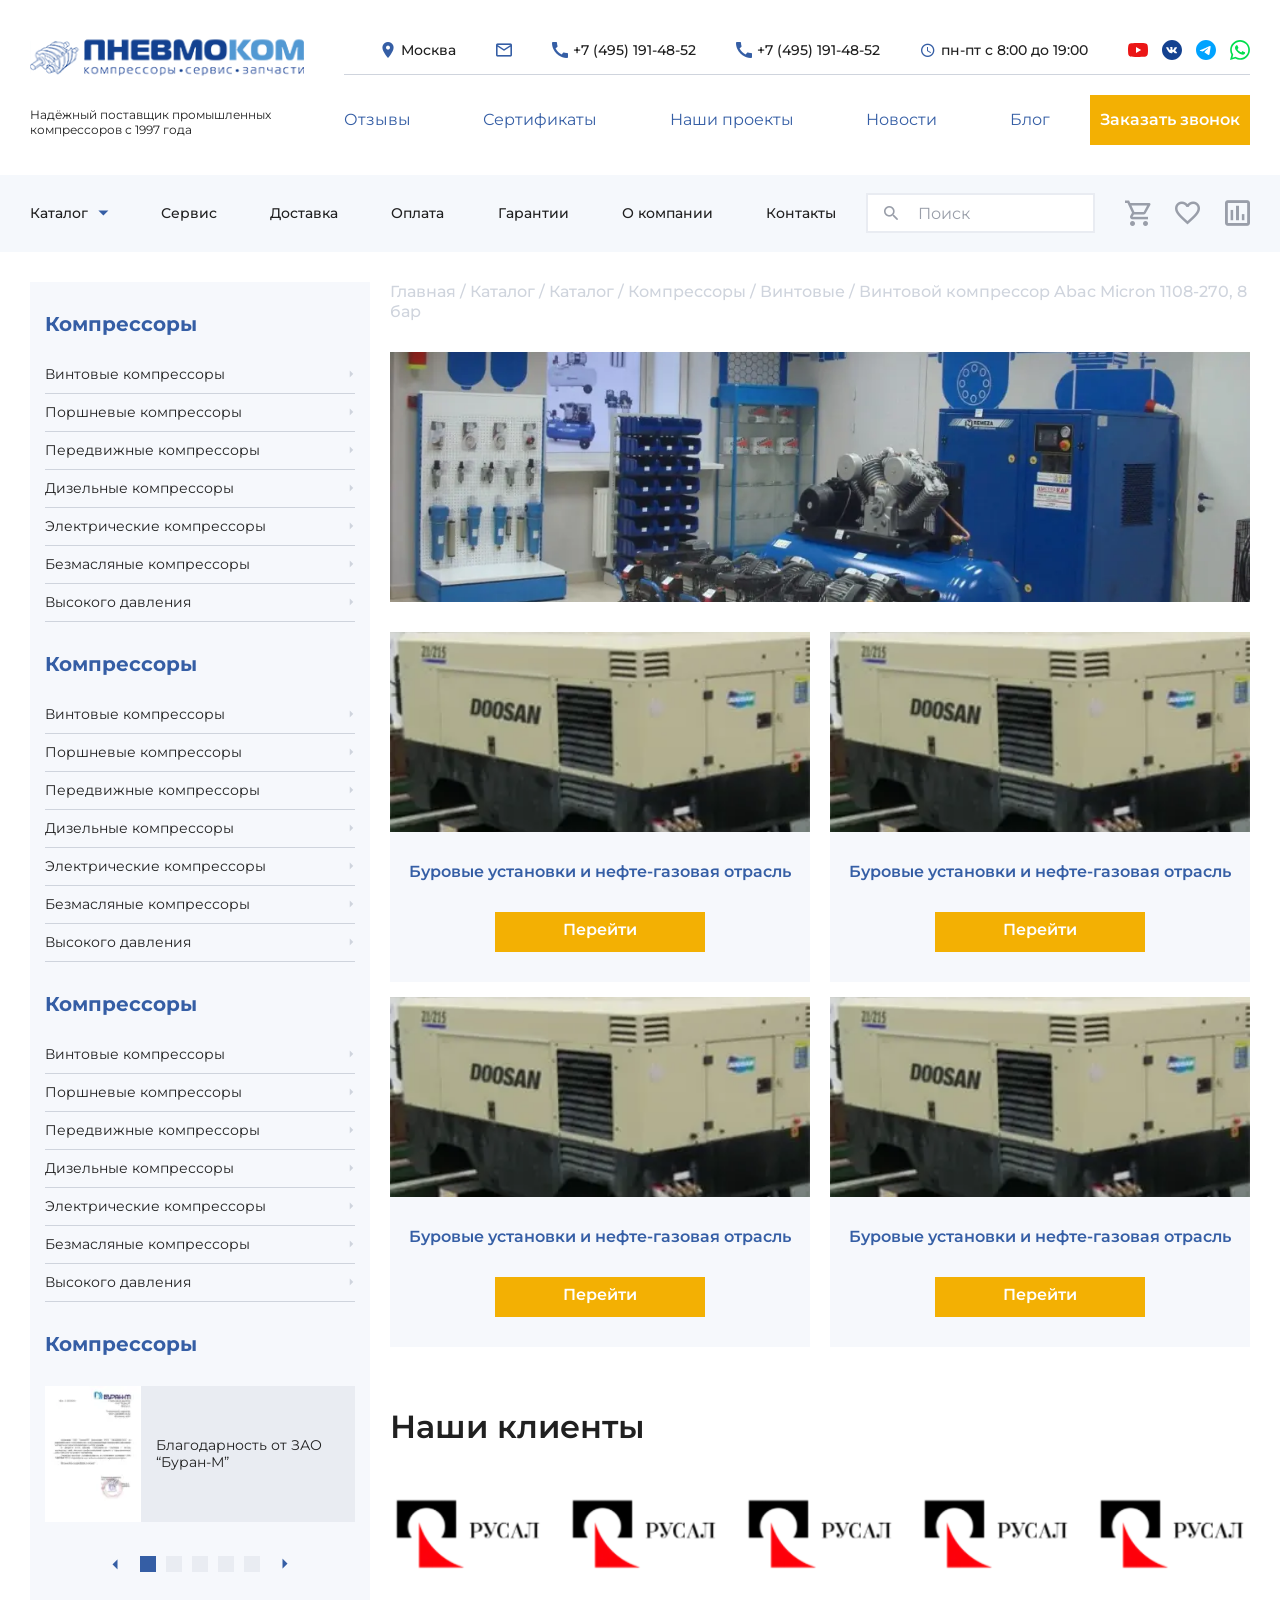
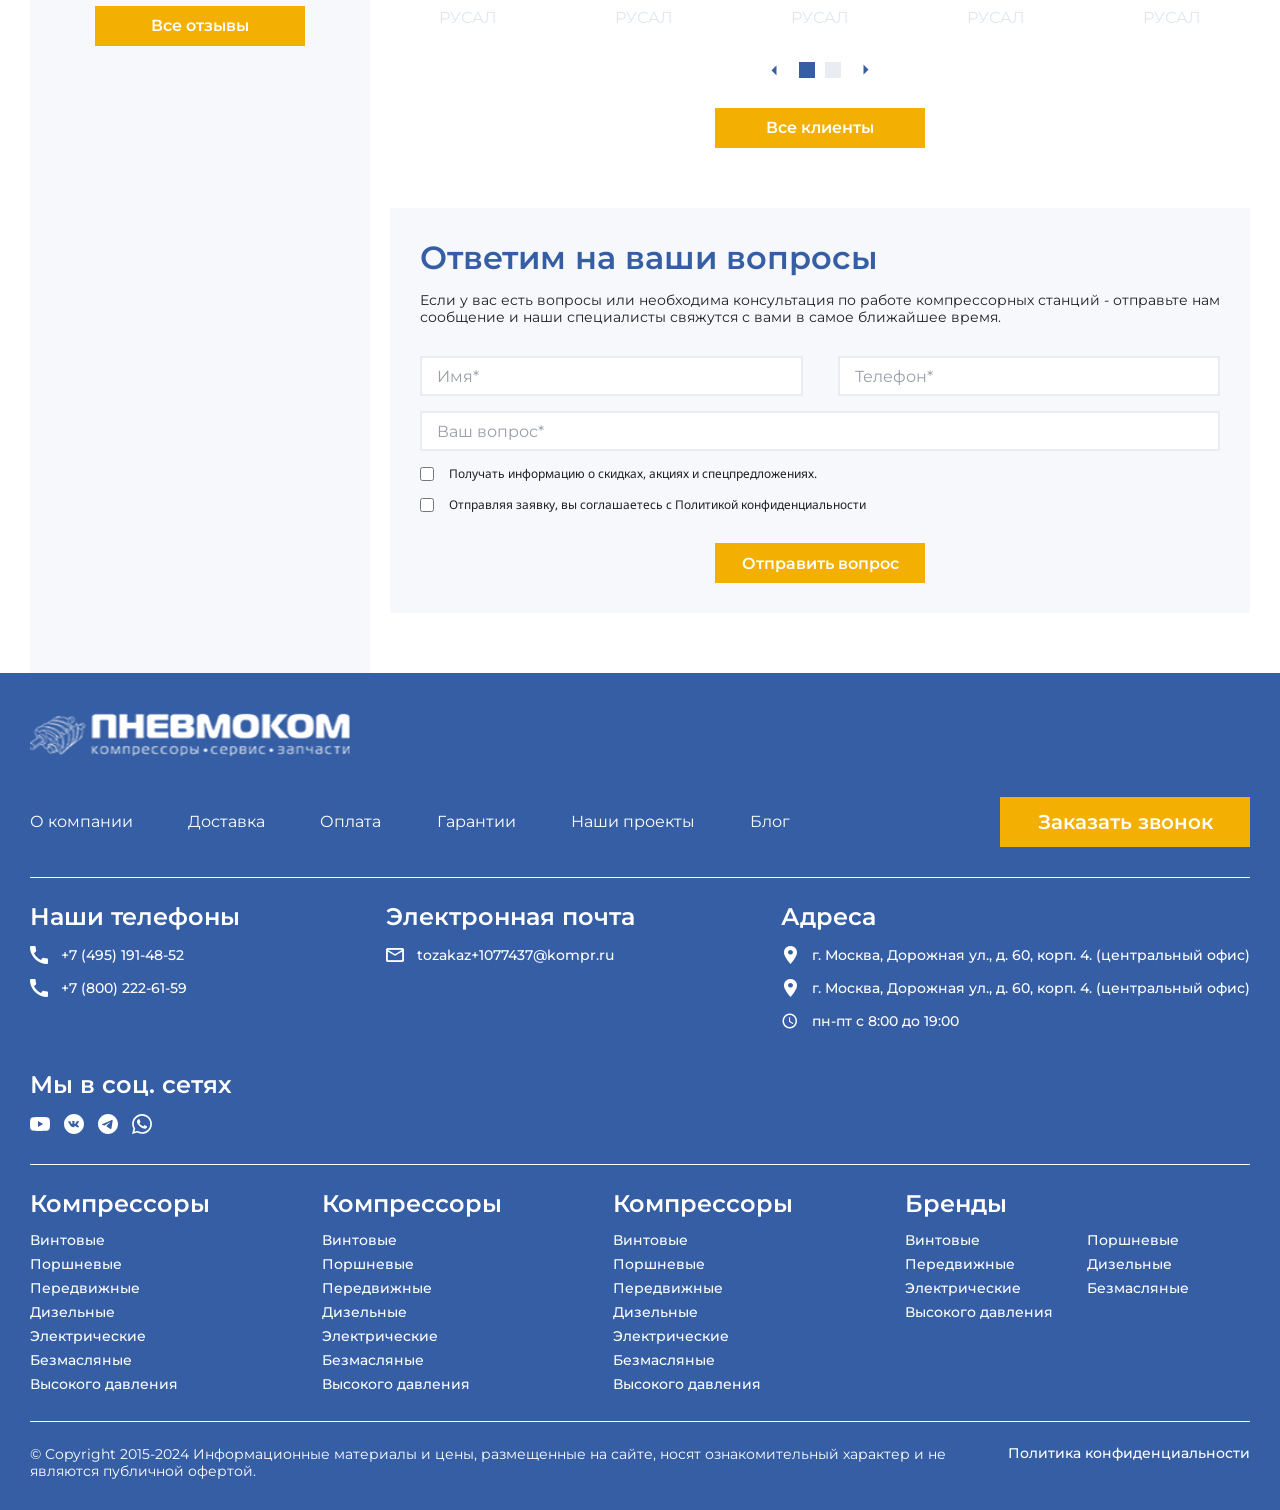
<file: proects.html>
<!DOCTYPE html>
<html lang="ru">

<head>
	<title>Сертификаты</title>
	<meta charset="UTF-8">
	<meta name="format-detection" content="telephone=no">
	<!-- <style>body{opacity: 0;}</style> -->
	<link rel="stylesheet" href="css/style.min.css?_v=20240228213804">
	<link rel="shortcut icon" href="favicon.ico">
	<!-- <meta name="robots" content="noindex, nofollow"> -->
	<meta name="viewport" content="width=device-width, initial-scale=1.0">
</head>

<body class="archive">
	<div class="wrapper">
		<header class="header">
			<div class="header__top top-header">
				<div class="header__container">
					<div class="top-header__top">
						<div class="top-header__row-top">
							<a href="#" class="top-header__logo logo">
								<img src="img/logo.svg" alt="logo">
							</a>
							<div class="top-header__content">
								<div class="top-header__info info-header">
									<div class="info-header__row">
										<div data-popup="region" class="info-header__item _icon-geo">
											<span>Москва</span>
										</div>
										<a href="mailto:tozakaz+1077437@kompr.ru" class="info-header__item _email _icon-email">
											<span>tozakaz+1077437@kompr.ru</span>
										</a>
										<a href="tel:+74951914852" class="info-header__item _tel _icon-tel">
											<span>+7 (495) 191-48-52</span>
										</a>
										<a href="tel:+74951914852" class="info-header__item _tel _icon-tel">
											<span>+7 (495) 191-48-52</span>
										</a>
										<div class="info-header__item _clock _icon-clock">
											<span>пн-пт c 8:00 до 19:00</span>
										</div>
										<div class="info-header__item social">
											<div class="social__row">
												<a href="#" class="social__item">
													<img src="img/icons/yt.svg" alt="icon">
												</a>
												<a href="#" class="social__item">
													<img src="img/icons/vk.svg" alt="icon">
												</a>
												<a href="#" class="social__item">
													<img src="img/icons/tg.svg" alt="icon">
												</a>
												<a href="#" class="social__item">
													<img src="img/icons/wh.svg" alt="icon">
												</a>
											</div>
										</div>
									</div>
								</div>
							</div>
						</div>
					</div>
					<div class="top-header__bottom">
						<div class="top-header__row-bottom">
							<div class="top-header__text">
								<p>Надёжный поставщик промышленных компрессоров с 1997 года</p>
							</div>
							<div class="top-header__menu menu-top">
								<nav class="menu-top__body">
									<ul class="menu-top__list">
										<li class="menu-top__item">
											<a href="" class="menu-top__link">Отзывы</a>
										</li>
										<li class="menu-top__item">
											<a href="" class="menu-top__link">Сертификаты</a>
										</li>
										<li class="menu-top__item">
											<a href="" class="menu-top__link">Наши проекты</a>
										</li>
										<li class="menu-top__item">
											<a href="" class="menu-top__link">Новости</a>
										</li>
										<li class="menu-top__item">
											<a href="" class="menu-top__link">Блог</a>
										</li>
									</ul>
								</nav>
								<button data-popup="#order" class="menu-top__btn btn">Заказать звонок</button>
							</div>

						</div>
					</div>
				</div>
			</div>
			<div class="header__bottom bottom-header">
				<div class="bottom-header__container">
					<div class="bottom-header__row">
						<div class="bottom-header bottom-menu">
							<nav class="bottom-menu__body">
								<ul class="bottom-menu__list">
									<li class="bottom-menu__item _catalog _icon-triangle-arr">
										Каталог
										<!-- <a href="" class="bottom-menu__link">Каталог</a> -->
									</li>
									<li class="bottom-menu__item">
										<a href="#" class="bottom-menu__link">Сервис</a>
									</li>
									<li class="bottom-menu__item">
										<a href="#" class="bottom-menu__link">Доставка</a>
									</li>
									<li class="bottom-menu__item">
										<a href="#" class="bottom-menu__link">Оплата</a>
									</li>
									<li class="bottom-menu__item">
										<a href="#" class="bottom-menu__link">Гарантии</a>
									</li>
									<li class="bottom-menu__item">
										<a href="#" class="bottom-menu__link">О компании</a>
									</li>
									<li class="bottom-menu__item">
										<a href="#" class="bottom-menu__link">Контакты</a>
									</li>
								</ul>
							</nav>
						</div>
						<div class="bottom-header__search _icon-search">
							<input type="text" placeholder="Поиск" class="input">
						</div>
						<div class="bottom-header__buttons">
							<a href="" class="bottom-header__icon _icon-cart"></a>
							<a href="" class="bottom-header__icon _icon-like"></a>
							<a href="" class="bottom-header__icon _icon-compare"></a>
						</div>
					</div>
				</div>
			</div>
			<div class="header__catalog catalog-header">
				<button class="catalog-header__cross cross"><img src="img/icons/cross.svg" alt="icon"></button>
				<div class="catalog-header__container">
					<div class="catalog-header__body">
						<div class="catalog-header__gird">
							<div class="catalog-header__block">
								<div class="catalog-header__title">Компрессоры</div>
								<ul class="catalog-header__list">
									<li class="catalog-header__li _icon-triangle-arr">
										<a href="" class="catalog-header__link">Винтовые</a>
									</li>
									<li class="catalog-header__li _icon-triangle-arr">
										<a href="" class="catalog-header__link">Поршневые</a>
									</li>
									<li class="catalog-header__li _icon-triangle-arr">
										<a href="" class="catalog-header__link">Передвижные</a>
									</li>
									<li class="catalog-header__li _icon-triangle-arr">
										<a href="" class="catalog-header__link">Дизельные</a>
									</li>
									<li class="catalog-header__li _icon-triangle-arr">
										<a href="" class="catalog-header__link">Электрические</a>
									</li>
									<li class="catalog-header__li _icon-triangle-arr">
										<a href="" class="catalog-header__link">Масляные</a>
									</li>
									<li class="catalog-header__li _icon-triangle-arr">
										<a href="" class="catalog-header__link">Высокого давления</a>
									</li>
								</ul>
							</div>
							<div class="catalog-header__block">
								<div class="catalog-header__title">На складе</div>
								<ul class="catalog-header__list">
									<li class="catalog-header__li _icon-triangle-arr">
										<a href="" class="catalog-header__link">Поршневые компрессоры на складе</a>
									</li>
									<li class="catalog-header__li _icon-triangle-arr">
										<a href="" class="catalog-header__link">Запчасти для компрессоров</a>
									</li>
								</ul>
							</div>
							<div class="catalog-header__block">
								<div class="catalog-header__title">Модульные станции (МКС)</div>
								<ul class="catalog-header__list">
									<li class="catalog-header__li _icon-triangle-arr">
										<a href="" class="catalog-header__link">Блочные компрессорные станции</a>
									</li>
									<li class="catalog-header__li _icon-triangle-arr">
										<a href="" class="catalog-header__link">Блочные азотные станции</a>
									</li>
									<li class="catalog-header__li _icon-triangle-arr">
										<a href="" class="catalog-header__link">Блочные кислородные станции</a>
									</li>
								</ul>
							</div>
							<div class="catalog-header__block">
								<div class="catalog-header__title">Запасные части</div>
								<ul class="catalog-header__list">
									<li class="catalog-header__li _icon-triangle-arr">
										<a href="" class="catalog-header__link">Для винтового</a>
									</li>
									<li class="catalog-header__li _icon-triangle-arr">
										<a href="" class="catalog-header__link">Для поршневого</a>
									</li>
									<li class="catalog-header__li _icon-triangle-arr">
										<a href="" class="catalog-header__link">Для дизельного</a>
									</li>
									<li class="catalog-header__li _icon-triangle-arr">
										<a href="" class="catalog-header__link">Наборы для ТО</a>
									</li>
									<li class="catalog-header__li _icon-triangle-arr">
										<a href="" class="catalog-header__link">Компрессорные головки</a>
									</li>
								</ul>
							</div>
							<div class="catalog-header__block">
								<div class="catalog-header__title">Пескоструйные аппараты</div>
								<ul class="catalog-header__list">
									<li class="catalog-header__li _icon-triangle-arr">
										<a href="" class="catalog-header__link">Бежецкий завод (АСО)</a>
									</li>
									<li class="catalog-header__li _icon-triangle-arr">
										<a href="" class="catalog-header__link">Великолукский завод (DSG)</a>
									</li>
								</ul>
							</div>
							<div class="catalog-header__block">
								<div class="catalog-header__title">Бренды</div>
								<ul class="catalog-header__list">
									<li class="catalog-header__li _icon-triangle-arr">
										<a href="" class="catalog-header__link">ABAC</a>
									</li>
									<li class="catalog-header__li _icon-triangle-arr">
										<a href="" class="catalog-header__link">ALUP</a>
									</li>
									<li class="catalog-header__li _icon-triangle-arr">
										<a href="" class="catalog-header__link">Atmos</a>
									</li>
									<li class="catalog-header__li _icon-triangle-arr">
										<a href="" class="catalog-header__link">Ceccato</a>
									</li>
									<li class="catalog-header__li _icon-triangle-arr">
										<a href="" class="catalog-header__link">Comprag</a>
									</li>
									<li class="catalog-header__li _icon-triangle-arr">
										<a href="" class="catalog-header__link">ABAC</a>
									</li>
									<li class="catalog-header__li _icon-triangle-arr">
										<a href="" class="catalog-header__link">ALUP</a>
									</li>
									<li class="catalog-header__li _icon-triangle-arr">
										<a href="" class="catalog-header__link">Atmos</a>
									</li>
									<li class="catalog-header__li _icon-triangle-arr">
										<a href="" class="catalog-header__link">Ceccato</a>
									</li>
									<li class="catalog-header__li _icon-triangle-arr">
										<a href="" class="catalog-header__link">Comprag</a>
									</li>
								</ul>
							</div>
						</div>
					</div>
				</div>
			</div>
			<div class="header__company catalog-header">
				<button class="catalog-header__cross cross"><img src="img/icons/cross.svg" alt="icon"></button>
				<div class="catalog-header__container">
					<div class="catalog-header__body">
						<div class="catalog-header__gird">
							<div class="catalog-header__block">
								<div class="catalog-header__title">Компрессоры</div>
								<ul class="catalog-header__list">
									<li class="catalog-header__li _icon-triangle-arr">
										<a href="" class="catalog-header__link">Винтовые</a>
									</li>
									<li class="catalog-header__li _icon-triangle-arr">
										<a href="" class="catalog-header__link">Поршневые</a>
									</li>
									<li class="catalog-header__li _icon-triangle-arr">
										<a href="" class="catalog-header__link">Передвижные</a>
									</li>
									<li class="catalog-header__li _icon-triangle-arr">
										<a href="" class="catalog-header__link">Дизельные</a>
									</li>
									<li class="catalog-header__li _icon-triangle-arr">
										<a href="" class="catalog-header__link">Электрические</a>
									</li>
									<li class="catalog-header__li _icon-triangle-arr">
										<a href="" class="catalog-header__link">Масляные</a>
									</li>
									<li class="catalog-header__li _icon-triangle-arr">
										<a href="" class="catalog-header__link">Высокого давления</a>
									</li>
								</ul>
							</div>
						</div>
					</div>
				</div>
			</div>
			<div class="header__menu-mobile mobile-menu">
				<div class="mobile-menu__row">
					<button class="mobile-menu__item _company">
						<span class="mobile-menu__icon _icon-burger"></span>
						<span class="mobile-menu__text">Компания</span>
					</button>
					<button class="mobile-menu__item _catalog">
						<span class="mobile-menu__icon _icon-catalog"></span>
						<span class="mobile-menu__text">Каталог</span>
					</button>
					<button class="mobile-menu__item">
						<span class="mobile-menu__icon _icon-cart"></span>
						<span class="mobile-menu__text">Корзина</span>
					</button>
					<button class="mobile-menu__item">
						<span class="mobile-menu__icon _icon-like"></span>
						<span class="mobile-menu__text">Избранное</span>
					</button>
					<button class="mobile-menu__item">
						<span class="mobile-menu__icon _icon-compare"></span>
						<span class="mobile-menu__text">Сравнение</span>
					</button>
					<button class="mobile-menu__item">
						<span class="mobile-menu__icon _icon-tel"></span>
						<span class="mobile-menu__text">Контакты</span>
					</button>
				</div>
			</div>
		</header>
		<div class="wrapper__row">
			<aside class="page__sidebar sidebar">
				<div class="sidebar__body">
					<div class="sidebar__block widget">
						<h3 class="widget__title widget-title">Компрессоры</h3>
						<ul class="widget__list">
							<li class="widget__li">
								<a href="" class="widget__link">Винтовые компрессоры</a>
							</li>
							<li class="widget__li">
								<a href="" class="widget__link">Поршневые компрессоры</a>
							</li>
							<li class="widget__li">
								<a href="" class="widget__link">Передвижные компрессоры</a>
							</li>
							<li class="widget__li">
								<a href="" class="widget__link">Дизельные компрессоры</a>
							</li>
							<li class="widget__li">
								<a href="" class="widget__link">Электрические компрессоры</a>
							</li>
							<li class="widget__li">
								<a href="" class="widget__link">Безмасляные компрессоры</a>
							</li>
							<li class="widget__li">
								<a href="" class="widget__link">Высокого давления</a>
							</li>
						</ul>
					</div>
					<div class="sidebar__block widget">
						<h3 class="widget__title widget-title">Компрессоры</h3>
						<ul class="widget__list">
							<li class="widget__li">
								<a href="" class="widget__link">Винтовые компрессоры</a>
							</li>
							<li class="widget__li">
								<a href="" class="widget__link">Поршневые компрессоры</a>
							</li>
							<li class="widget__li">
								<a href="" class="widget__link">Передвижные компрессоры</a>
							</li>
							<li class="widget__li">
								<a href="" class="widget__link">Дизельные компрессоры</a>
							</li>
							<li class="widget__li">
								<a href="" class="widget__link">Электрические компрессоры</a>
							</li>
							<li class="widget__li">
								<a href="" class="widget__link">Безмасляные компрессоры</a>
							</li>
							<li class="widget__li">
								<a href="" class="widget__link">Высокого давления</a>
							</li>
						</ul>
					</div>
					<div class="sidebar__block widget">
						<h3 class="widget__title widget-title">Компрессоры</h3>
						<ul class="widget__list">
							<li class="widget__li">
								<a href="" class="widget__link">Винтовые компрессоры</a>
							</li>
							<li class="widget__li">
								<a href="" class="widget__link">Поршневые компрессоры</a>
							</li>
							<li class="widget__li">
								<a href="" class="widget__link">Передвижные компрессоры</a>
							</li>
							<li class="widget__li">
								<a href="" class="widget__link">Дизельные компрессоры</a>
							</li>
							<li class="widget__li">
								<a href="" class="widget__link">Электрические компрессоры</a>
							</li>
							<li class="widget__li">
								<a href="" class="widget__link">Безмасляные компрессоры</a>
							</li>
							<li class="widget__li">
								<a href="" class="widget__link">Высокого давления</a>
							</li>
						</ul>
					</div>
					<div class="sidebar__block widget">
						<h3 class="widget__title widget-title">Компрессоры</h3>
						<div class="widget__slider swiper">
							<div class="widget__wrapper swiper-wrapper">
								<div class="widget__slide swiper-slide">
									<picture><source srcset="img/sidebar/image-01.webp" type="image/webp"><img src="img/sidebar/image-01.jpeg" alt="image"></picture>
									<p>Благодарность от ЗАО “Буран-М”</p>
								</div>
								<div class="widget__slide swiper-slide">
									<picture><source srcset="img/sidebar/image-01.webp" type="image/webp"><img src="img/sidebar/image-01.jpeg" alt="image"></picture>
									<p>Благодарность от ЗАО “Буран-М”</p>
								</div>
								<div class="widget__slide swiper-slide">
									<picture><source srcset="img/sidebar/image-01.webp" type="image/webp"><img src="img/sidebar/image-01.jpeg" alt="image"></picture>
									<p>Благодарность от ЗАО “Буран-М”</p>
								</div>
								<div class="widget__slide swiper-slide">
									<picture><source srcset="img/sidebar/image-01.webp" type="image/webp"><img src="img/sidebar/image-01.jpeg" alt="image"></picture>
									<p>Благодарность от ЗАО “Буран-М”</p>
								</div>
								<div class="widget__slide swiper-slide">
									<picture><source srcset="img/sidebar/image-01.webp" type="image/webp"><img src="img/sidebar/image-01.jpeg" alt="image"></picture>
									<p>Благодарность от ЗАО “Буран-М”</p>
								</div>
							</div>
							<div class="widget__pagination-row pagination-row">
								<button class="pagination-row__arr pagination-row__arr_prev _icon-triangle-arr"></button>
								<div class="pagination-row__pagination pagination"></div>
								<button class="pagination-row__arr pagination-row__arr_next _icon-triangle-arr"></button>
							</div>
							<a href="" class="widget__btn btn">Все отзывы</a>
						</div>
					</div>
				</div>
			</aside>
			<main class="page">

				<div class="page__main-section main-section main-section_preview">
					<div class="main-section__breadcrumbs breadcrumbs">
						<span>
							<span>
								<a href="#">Главная</a> /
								<a href="#">Каталог</a> /
								<a href="#">Каталог</a> /
								<a href="#">Компрессоры</a> /
								<a href="#">Винтовые</a>
							</span> / <span class="breadcrumb_last">Винтовой компрессор Abac Micron 1108-270, 8
								бар</span></span>
					</div>
					<div class="main-section__image-ibg">
						<picture><source srcset="img/main-section/image-01.webp" type="image/webp"><img src="img/main-section/image-01.jpg" alt=""></picture>
					</div>
				</div>
				<section class="page__proects proects-section">
					<div class="proects-section__items">
						<div class="proects-section__item item-proect">
							<div class="item-proect__image-ibg">
								<picture><source srcset="img/proects/image-01.webp" type="image/webp"><img src="img/proects/image-01.jpeg" alt="image"></picture>
							</div>
							<h4 class="item-proect__title">Буровые установки и нефте-газовая отрасль</h4>
							<a href="#" class="item-proect__btn btn">Перейти</a>
						</div>
						<div class="proects-section__item item-proect">
							<div class="item-proect__image-ibg">
								<picture><source srcset="img/proects/image-01.webp" type="image/webp"><img src="img/proects/image-01.jpeg" alt="image"></picture>
							</div>
							<h4 class="item-proect__title">Буровые установки и нефте-газовая отрасль</h4>
							<a href="#" class="item-proect__btn btn">Перейти</a>
						</div>
						<div class="proects-section__item item-proect">
							<div class="item-proect__image-ibg">
								<picture><source srcset="img/proects/image-01.webp" type="image/webp"><img src="img/proects/image-01.jpeg" alt="image"></picture>
							</div>
							<h4 class="item-proect__title">Буровые установки и нефте-газовая отрасль</h4>
							<a href="#" class="item-proect__btn btn">Перейти</a>
						</div>
						<div class="proects-section__item item-proect">
							<div class="item-proect__image-ibg">
								<picture><source srcset="img/proects/image-01.webp" type="image/webp"><img src="img/proects/image-01.jpeg" alt="image"></picture>
							</div>
							<h4 class="item-proect__title">Буровые установки и нефте-газовая отрасль</h4>
							<a href="#" class="item-proect__btn btn">Перейти</a>
						</div>
					</div>
				</section>

				<section class="page__clients clients">
					<h2 class="clients__title title">Наши клиенты</h2>
					<div class="clients__slider swiper">
						<div class="clients__wrapper swiper-wrapper">
							<div class="clients__slide swiper-slide">
								<div class="clients__image">
									<picture><source srcset="img/clients/image-01.webp" type="image/webp"><img src="img/clients/image-01.png" alt="image"></picture>
								</div>
								<h4 class="clients__subtitle">РУСАЛ</h4>
							</div>
							<div class="clients__slide swiper-slide">
								<div class="clients__image">
									<picture><source srcset="img/clients/image-01.webp" type="image/webp"><img src="img/clients/image-01.png" alt="image"></picture>
								</div>
								<h4 class="clients__subtitle">РУСАЛ</h4>
							</div>
							<div class="clients__slide swiper-slide">
								<div class="clients__image">
									<picture><source srcset="img/clients/image-01.webp" type="image/webp"><img src="img/clients/image-01.png" alt="image"></picture>
								</div>
								<h4 class="clients__subtitle">РУСАЛ</h4>
							</div>
							<div class="clients__slide swiper-slide">
								<div class="clients__image">
									<picture><source srcset="img/clients/image-01.webp" type="image/webp"><img src="img/clients/image-01.png" alt="image"></picture>
								</div>
								<h4 class="clients__subtitle">РУСАЛ</h4>
							</div>
							<div class="clients__slide swiper-slide">
								<div class="clients__image">
									<picture><source srcset="img/clients/image-01.webp" type="image/webp"><img src="img/clients/image-01.png" alt="image"></picture>
								</div>
								<h4 class="clients__subtitle">РУСАЛ</h4>
							</div>
							<div class="clients__slide swiper-slide">
								<div class="clients__image">
									<picture><source srcset="img/clients/image-01.webp" type="image/webp"><img src="img/clients/image-01.png" alt="image"></picture>
								</div>
								<h4 class="clients__subtitle">РУСАЛ</h4>
							</div>
						</div>
						<div class="clients__pagination-row pagination-row">
							<button class="pagination-row__arr pagination-row__arr_prev _icon-triangle-arr"></button>
							<div class="pagination-row__pagination pagination"></div>
							<button class="pagination-row__arr pagination-row__arr_next _icon-triangle-arr"></button>
						</div>
					</div>

					<div class="clients__btn-wrap"><a href="#" class="clients__btn btn">Все клиенты</a></div>
				</section>
				<section class="page__question-form form-question">
					<h2 class="form-question__title title">Ответим на ваши вопросы</h2>
					<div class="form-question__text">
						Если у вас есть вопросы или необходима консультация по работе компрессорных станций -
						отправьте нам сообщение и наши
						специалисты свяжутся с вами в самое ближайшее время.
					</div>
					<form action="#" class="form-question__form">
						<div class="form-question__grid">
							<div class="form-question__input">
								<input class="input" placeholder="Имя*" type="text">
							</div>
							<div class="form-question__input">
								<input class="input input_tel" placeholder="Телефон*" type="tel">
							</div>
							<div class="form-question__input">
								<input class="input" placeholder="Ваш вопрос*" type="text">
							</div>
						</div>
						<div class="form-question__check">
							<label><input type="checkbox"><span>Получать информацию о скидках, акциях и
									спецпредложениях.</span></label>
						</div>
						<div class="form-question__check">
							<label><input type="checkbox"><span>Отправляя заявку, вы соглашаетесь с Политикой
									конфиденциальности</span></label>
						</div>
						<div class="form-question__btn-wrap"><button class="form-question__btn btn">Отправить
								вопрос</button></div>
					</form>
				</section>
			</main>
		</div>

		<footer class="footer">
			<div class="footer__container">
				<div class="footer__item-block top-footer">
					<div class="top-footer__row">
						<div class="top-footer__logo logo">
							<img src="img/footer-logo.svg" alt="">
						</div>
						<div class="top-footer__menu menu-footer">
							<nav class="menu-footer__body">
								<ul class="menu-footer__list">
									<li class="menu-footer__item">
										<a href="" class="menu-footer__link">О компании</a>
									</li>
									<li class="menu-footer__item">
										<a href="" class="menu-footer__link">Доставка</a>
									</li>
									<li class="menu-footer__item">
										<a href="" class="menu-footer__link">Оплата</a>
									</li>
									<li class="menu-footer__item">
										<a href="" class="menu-footer__link">Гарантии</a>
									</li>
									<li class="menu-footer__item">
										<a href="" class="menu-footer__link">Наши проекты</a>
									</li>
									<li class="menu-footer__item">
										<a href="" class="menu-footer__link">Блог</a>
									</li>
								</ul>
							</nav>
						</div>
						<button data-popup="#order" class="top-footer__btn btn">Заказать звонок</button>
					</div>
				</div>
				<div class="footer__item-block contacts-footer">
					<div class="contacts-footer__row">
						<div class="contacts-footer__block">
							<div class="contacts-footer__title title-avg">Наши телефоны</div>
							<a href="tel:+74951914852" class="contacts-footer__item _icon-tel">+7 (495) 191-48-52</a>
							<a href="tel:+78002226159" class="contacts-footer__item _icon-tel">+7 (800) 222-61-59</a>
						</div>
						<div class="contacts-footer__block">
							<div class="contacts-footer__title title-avg">Электронная почта</div>
							<a href="email:+74951914852" class="contacts-footer__item _icon-email">tozakaz+1077437@kompr.ru</a>
						</div>
						<div class="contacts-footer__block">
							<div class="contacts-footer__title title-avg">Адреса</div>
							<div class="contacts-footer__item _icon-geo">
								г. Москва, Дорожная ул., д. 60, корп. 4. (центральный офис)
							</div>
							<div class="contacts-footer__item _icon-geo">
								г. Москва, Дорожная ул., д. 60, корп. 4. (центральный офис)
							</div>
							<div class="contacts-footer__item _icon-clock">
								пн-пт c 8:00 до 19:00
							</div>
						</div>
						<div class="contacts-footer__block">
							<div class="contacts-footer__title title-avg">Мы в соц. сетях</div>
							<div class="contacts-footer__social social">
								<div class="social__row">
									<a href="#" class="social__item">
										<img src="img/icons/yt-footer.svg" alt="icon">
									</a>
									<a href="#" class="social__item">
										<img src="img/icons/vk-footer.svg" alt="icon">
									</a>
									<a href="#" class="social__item">
										<img src="img/icons/tg-footer.svg" alt="icon">
									</a>
									<a href="#" class="social__item">
										<img src="img/icons/wh-footer.svg" alt="icon">
									</a>
								</div>
							</div>
						</div>
					</div>
				</div>
				<div class="footer__item-block catalog-footer">
					<div class="catalog-footer__row">
						<div class="catalog-footer__item">
							<div class="contacts-footer__title title-avg">Компрессоры</div>
							<ul class="catalog-footer__list">
								<li class="catalog-footer__item">
									<a href="" class="catalog-footer__link">Винтовые</a>
								</li>
								<li class="catalog-footer__item">
									<a href="" class="catalog-footer__link">Поршневые</a>
								</li>
								<li class="catalog-footer__item">
									<a href="" class="catalog-footer__link">Передвижные</a>
								</li>
								<li class="catalog-footer__item">
									<a href="" class="catalog-footer__link">Дизельные</a>
								</li>
								<li class="catalog-footer__item">
									<a href="" class="catalog-footer__link">Электрические</a>
								</li>
								<li class="catalog-footer__item">
									<a href="" class="catalog-footer__link">Безмасляные</a>
								</li>
								<li class="catalog-footer__item">
									<a href="" class="catalog-footer__link">Высокого давления</a>
								</li>
							</ul>
						</div>
						<div class="catalog-footer__item">
							<div class="contacts-footer__title title-avg">Компрессоры</div>
							<ul class="catalog-footer__list">
								<li class="catalog-footer__item">
									<a href="" class="catalog-footer__link">Винтовые</a>
								</li>
								<li class="catalog-footer__item">
									<a href="" class="catalog-footer__link">Поршневые</a>
								</li>
								<li class="catalog-footer__item">
									<a href="" class="catalog-footer__link">Передвижные</a>
								</li>
								<li class="catalog-footer__item">
									<a href="" class="catalog-footer__link">Дизельные</a>
								</li>
								<li class="catalog-footer__item">
									<a href="" class="catalog-footer__link">Электрические</a>
								</li>
								<li class="catalog-footer__item">
									<a href="" class="catalog-footer__link">Безмасляные</a>
								</li>
								<li class="catalog-footer__item">
									<a href="" class="catalog-footer__link">Высокого давления</a>
								</li>
							</ul>
						</div>
						<div class="catalog-footer__item">
							<div class="contacts-footer__title title-avg">Компрессоры</div>
							<ul class="catalog-footer__list">
								<li class="catalog-footer__item">
									<a href="" class="catalog-footer__link">Винтовые</a>
								</li>
								<li class="catalog-footer__item">
									<a href="" class="catalog-footer__link">Поршневые</a>
								</li>
								<li class="catalog-footer__item">
									<a href="" class="catalog-footer__link">Передвижные</a>
								</li>
								<li class="catalog-footer__item">
									<a href="" class="catalog-footer__link">Дизельные</a>
								</li>
								<li class="catalog-footer__item">
									<a href="" class="catalog-footer__link">Электрические</a>
								</li>
								<li class="catalog-footer__item">
									<a href="" class="catalog-footer__link">Безмасляные</a>
								</li>
								<li class="catalog-footer__item">
									<a href="" class="catalog-footer__link">Высокого давления</a>
								</li>
							</ul>
						</div>
						<div class="catalog-footer__item">
							<div class="contacts-footer__title title-avg">Бренды</div>
							<ul class="catalog-footer__list">
								<li class="catalog-footer__item">
									<a href="" class="catalog-footer__link">Винтовые</a>
								</li>
								<li class="catalog-footer__item">
									<a href="" class="catalog-footer__link">Поршневые</a>
								</li>
								<li class="catalog-footer__item">
									<a href="" class="catalog-footer__link">Передвижные</a>
								</li>
								<li class="catalog-footer__item">
									<a href="" class="catalog-footer__link">Дизельные</a>
								</li>
								<li class="catalog-footer__item">
									<a href="" class="catalog-footer__link">Электрические</a>
								</li>
								<li class="catalog-footer__item">
									<a href="" class="catalog-footer__link">Безмасляные</a>
								</li>
								<li class="catalog-footer__item">
									<a href="" class="catalog-footer__link">Высокого давления</a>
								</li>
							</ul>
						</div>
					</div>
				</div>
				<div class="footer__item-block bottom-footer">
					<div class="bottom-footer__copy">
						© Copyright 2015-2024 Информационные материалы и цены, размещенные на сайте, носят ознакомительный характер и не
						являются публичной офертой.
					</div>
					<a href="" class="bottom-footer__link">
						Политика конфиденциальности
					</a>
				</div>
			</div>
		</footer>
	</div>
	<div id="price" aria-hidden="true" class="popup">
		<div class="popup__wrapper">
			<div class="popup__content">
				<button data-close type="button" class="popup__close">
					<img src="img/icons/cross.svg" alt="icon">
				</button>
				<div class="popup__row">
					<div class="popup__left">
						<div class="popup__left-body">
							<div class="popup__image">
								<picture><source srcset="img/catalog/image-01.webp" type="image/webp"><img src="img/catalog/image-01.png" alt="image"></picture>
							</div>
							<div class="popup__title">
								Винтовой компрессор Abac Micron 1108-270, 8 бар
							</div>
						</div>
					</div>
					<div class="popup__right">
						<div class="popup__title title">Узнать цену</div>
						<div class="popup__text">
							Наш менеджер ответит вам в самое ближайшее время
						</div>
						<div class="popup__form form-popup">
							<form action="#">
								<div class="form-popup__grid">
									<input placeholder="Имя*" type="text" class="input">
									<input placeholder="Телефон*" type="tel" class="input input_tel">
									<input placeholder="Сообщение*" type="text" class="input input_big">
								</div>

							</form>
							<div class="form-popup__check">
								<label><input type="checkbox"><span>Отправляя Заявку, я даю согласие на обработку
										своих персональных данных, согласно <a href="#">Политики
											конфиденциальности</a></span></label>
							</div>
							<div class="form-popup__btn-wrap">
								<button type="submit" class="form-popup__btn btn">Отправить вопрос</button>
							</div>
						</div>
					</div>
				</div>
			</div>
		</div>
	</div>

	<div id="order" aria-hidden="true" class="popup">
		<div class="popup__wrapper">
			<div class="popup__content">
				<button data-close type="button" class="popup__close">
					<img src="img/icons/cross.svg" alt="icon">
				</button>
				<div class="popup__right">
					<div class="popup__title title">Узнать цену</div>
					<div class="popup__text">
						Наш менеджер ответит вам в самое ближайшее время
					</div>
					<div class="popup__form form-popup">
						<form action="#">
							<div class="form-popup__grid">
								<input placeholder="Имя*" type="text" class="input">
								<input placeholder="Телефон*" type="tel" class="input input_tel">
								<input placeholder="Сообщение*" type="text" class="input input_big">
							</div>

						</form>
						<div class="form-popup__check">
							<label><input type="checkbox"><span>Отправляя Заявку, я даю согласие на обработку
									своих персональных данных, согласно <a href="#">Политики
										конфиденциальности</a></span></label>
						</div>
						<div class="form-popup__btn-wrap">
							<button type="submit" class="form-popup__btn btn">Отправить вопрос</button>
						</div>
					</div>
				</div>
			</div>
		</div>
	</div>

	<div id="lead" aria-hidden="true" class="popup">
		<div class="popup__wrapper">
			<div class="popup__content">
				<button data-close type="button" class="popup__close">
					<img src="img/icons/cross.svg" alt="icon">
				</button>
				<div class="popup__right">
					<div class="popup__title title">Узнать цену</div>
					<div class="popup__text">
						Наш менеджер ответит вам в самое ближайшее время
					</div>
					<div class="popup__form form-popup">
						<form action="#">
							<div class="form-popup__grid">
								<input placeholder="Имя*" type="text" class="input">
								<input placeholder="Телефон*" type="tel" class="input input_tel">
								<input placeholder="Сообщение*" type="text" class="input input_big">
							</div>

						</form>
						<div class="form-popup__check">
							<label><input type="checkbox"><span>Отправляя Заявку, я даю согласие на обработку
									своих персональных данных, согласно <a href="#">Политики
										конфиденциальности</a></span></label>
						</div>
						<div class="form-popup__btn-wrap">
							<button type="submit" class="form-popup__btn btn">Отправить вопрос</button>
						</div>
					</div>
				</div>
			</div>
		</div>
	</div>
	<script src="https://api-maps.yandex.ru/2.1/?apikey=ваш API-ключ&lang=ru_RU&_v=20240228213804">
	</script>
	<script src="js/app.min.js?_v=20240228213804"></script>
</body>

</html>
</file>
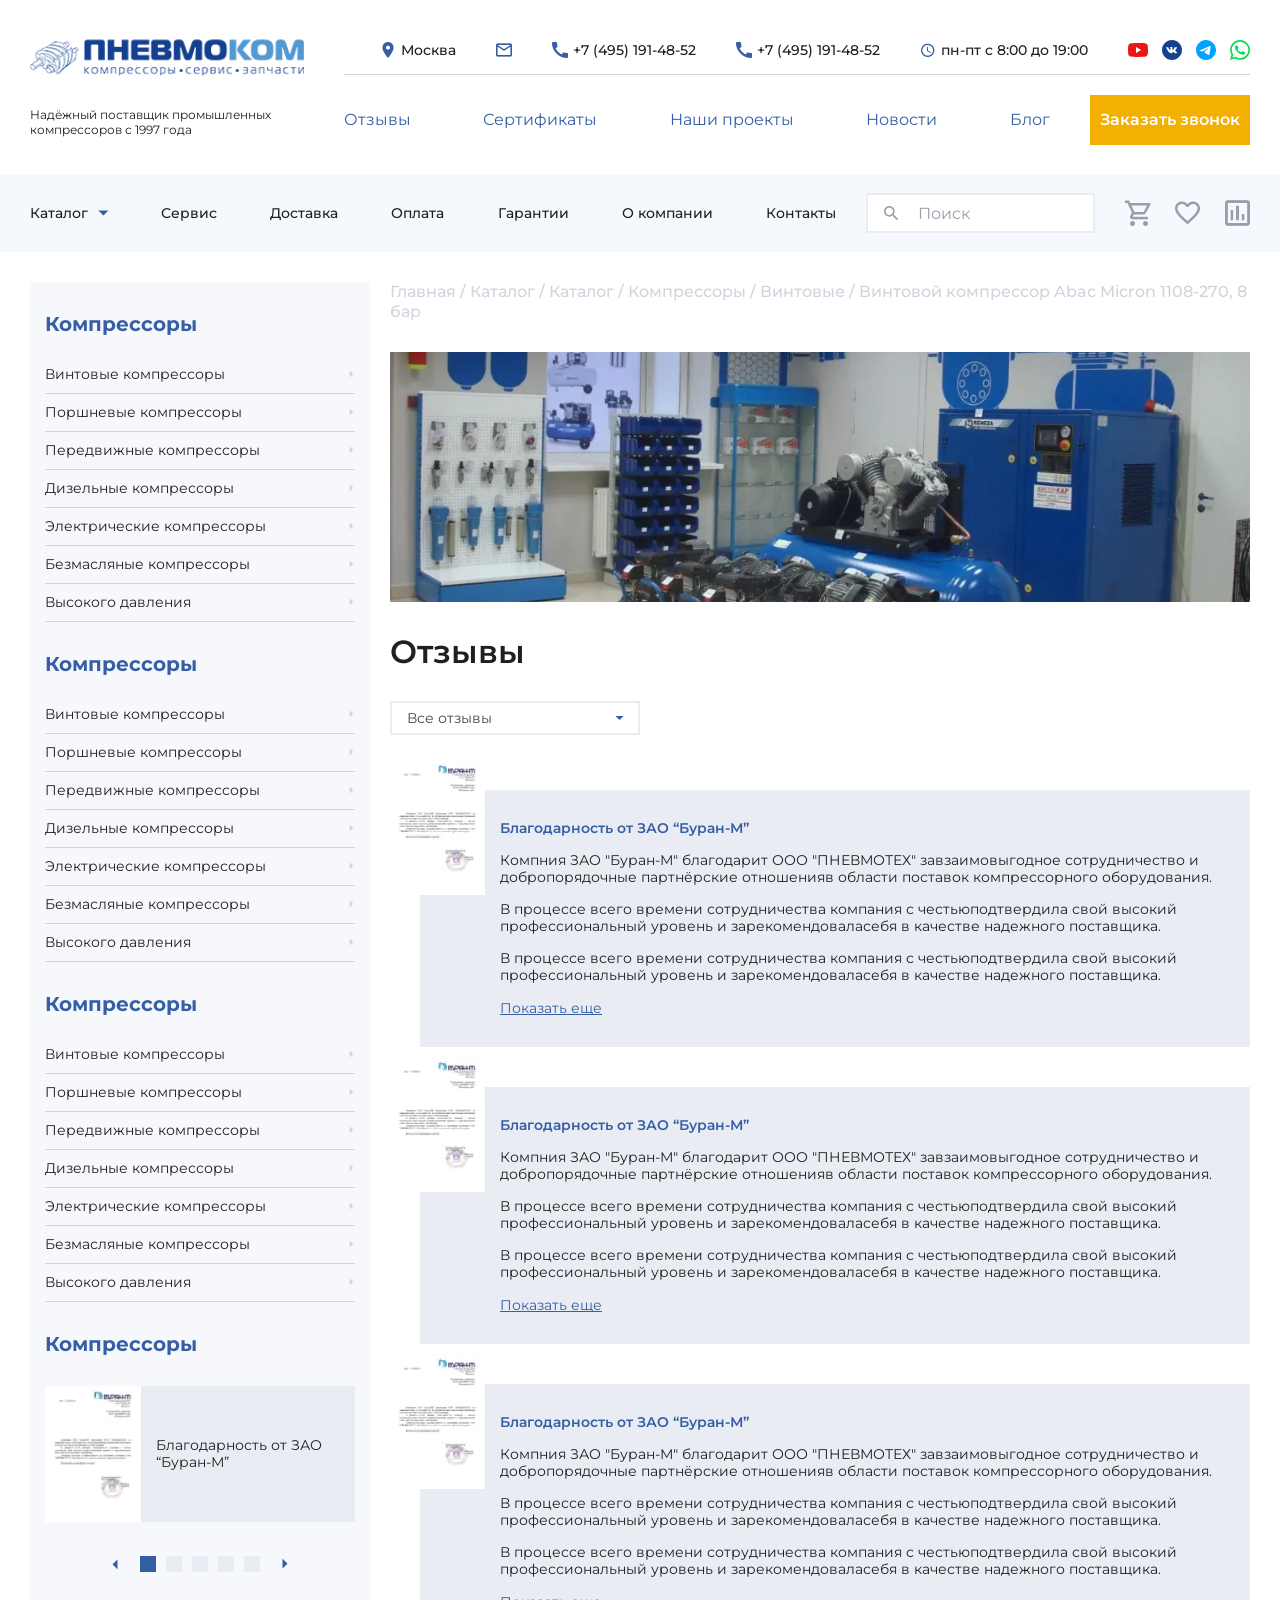
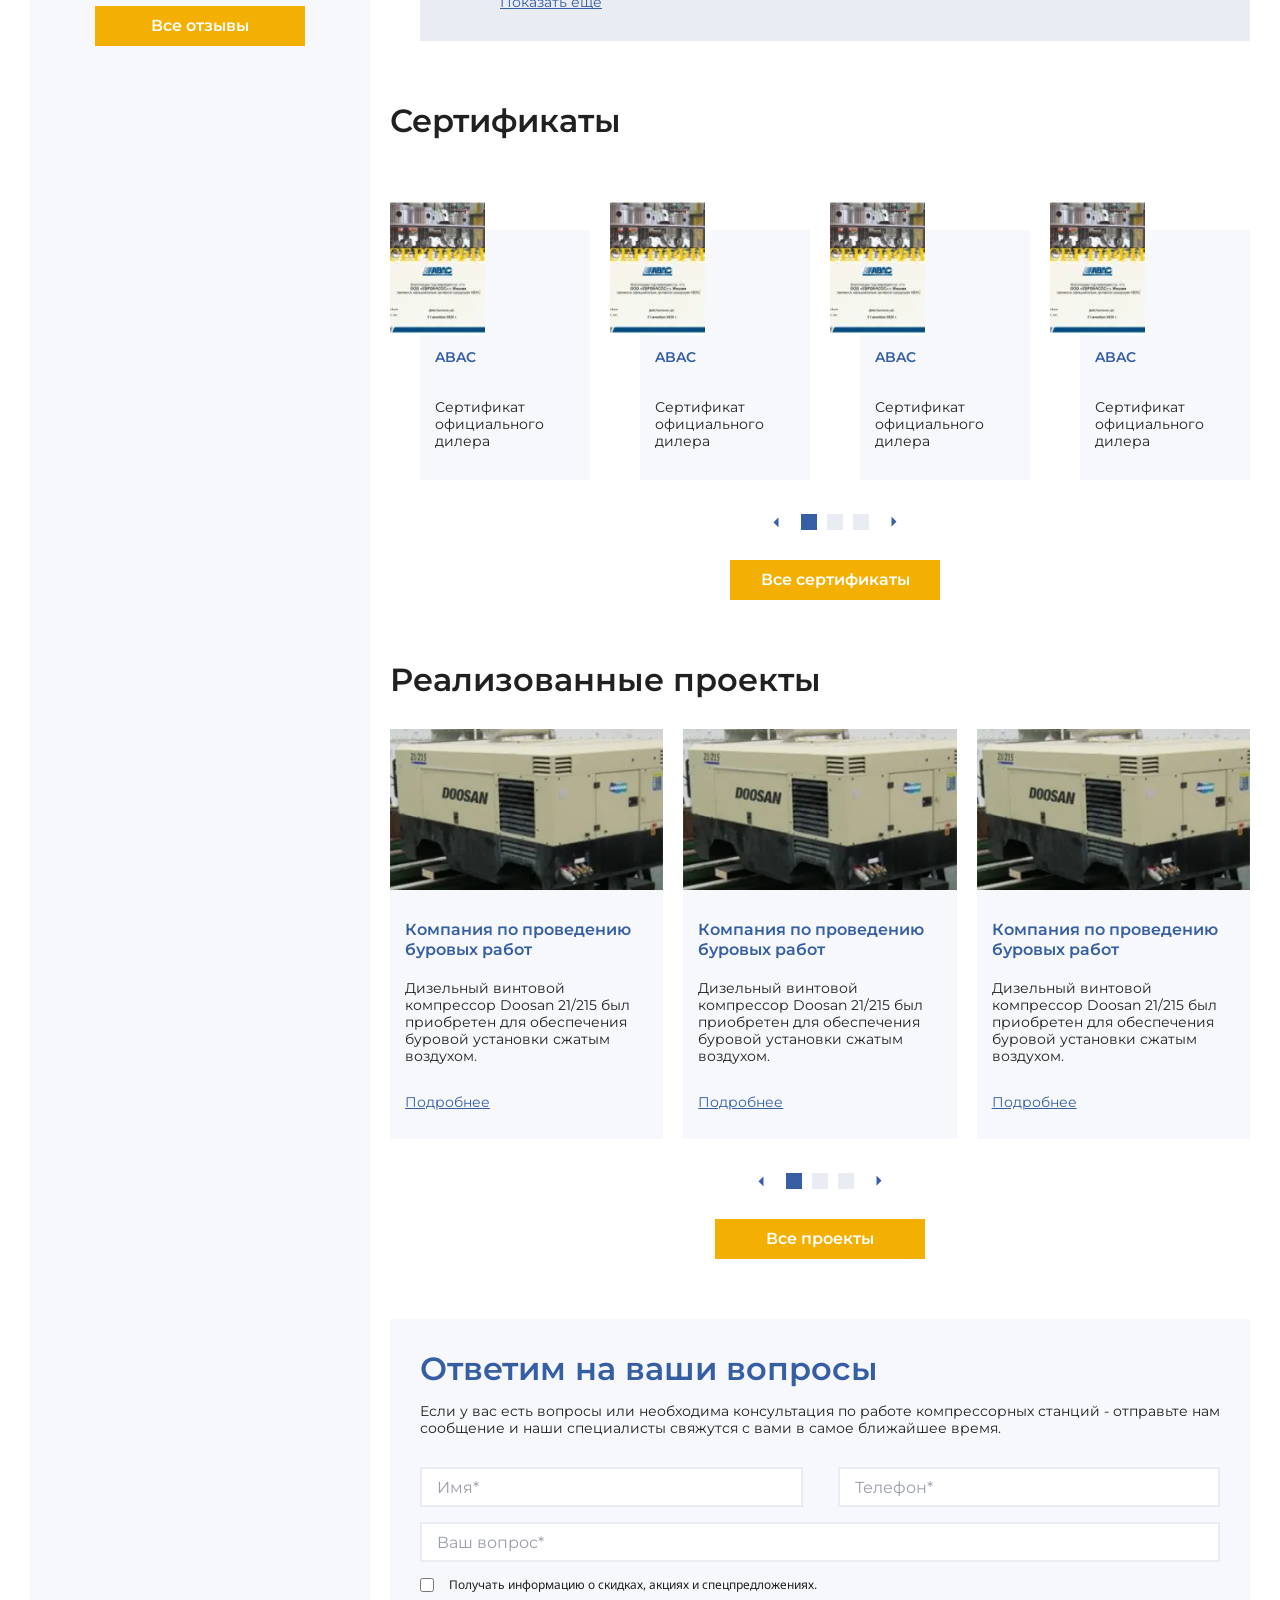
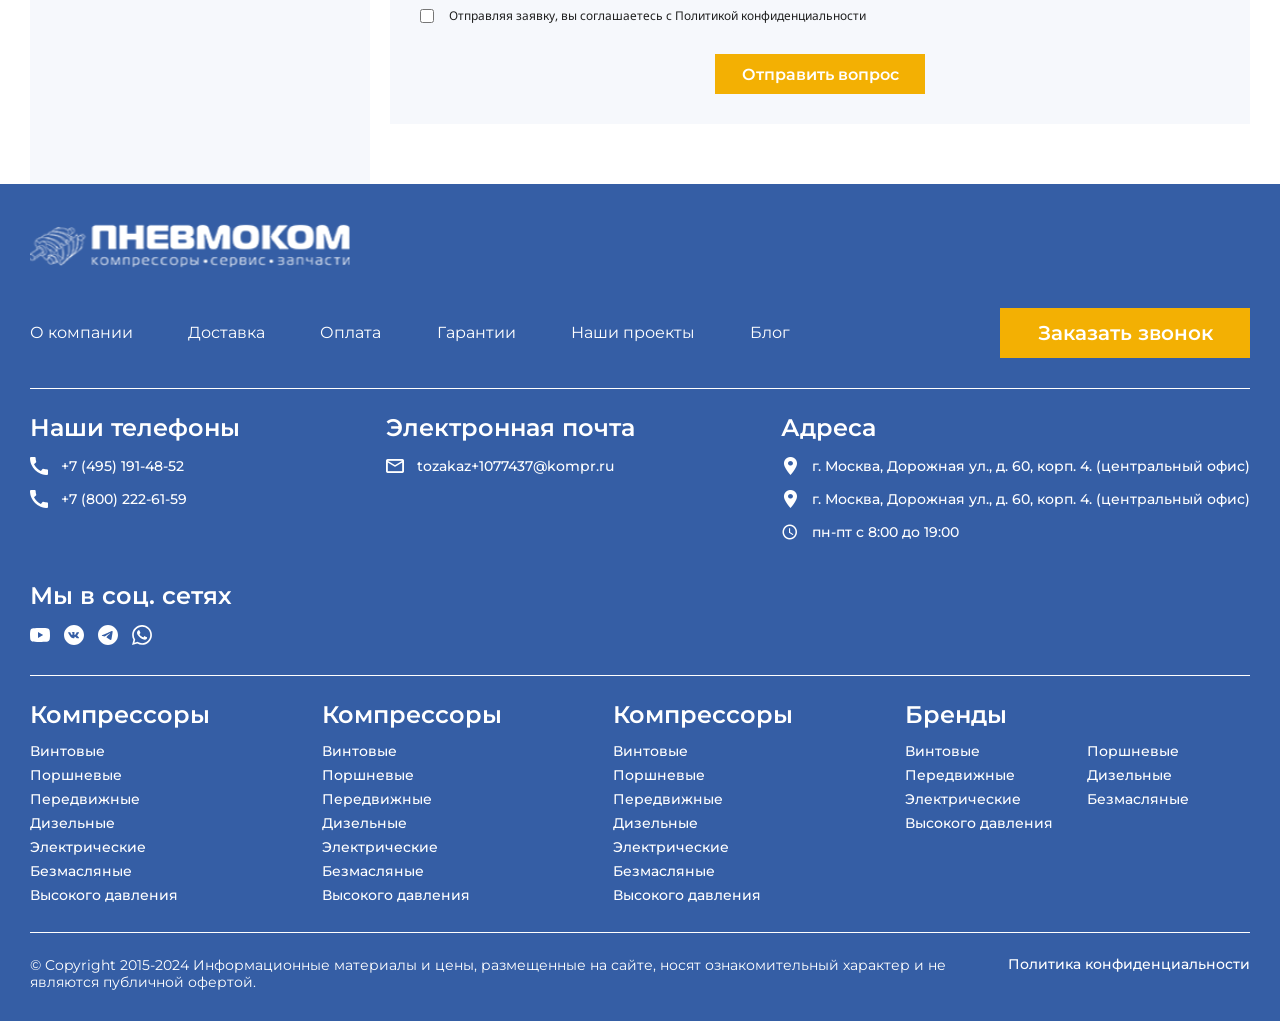
<file: reviews.html>
<!DOCTYPE html>
<html lang="ru">

<head>
	<title>Команда</title>
	<meta charset="UTF-8">
	<meta name="format-detection" content="telephone=no">
	<!-- <style>body{opacity: 0;}</style> -->
	<link rel="stylesheet" href="css/style.min.css?_v=20240228213804">
	<link rel="shortcut icon" href="favicon.ico">
	<!-- <meta name="robots" content="noindex, nofollow"> -->
	<meta name="viewport" content="width=device-width, initial-scale=1.0">
</head>

<body class="archive">
	<div class="wrapper">
		<header class="header">
			<div class="header__top top-header">
				<div class="header__container">
					<div class="top-header__top">
						<div class="top-header__row-top">
							<a href="#" class="top-header__logo logo">
								<img src="img/logo.svg" alt="logo">
							</a>
							<div class="top-header__content">
								<div class="top-header__info info-header">
									<div class="info-header__row">
										<div data-popup="region" class="info-header__item _icon-geo">
											<span>Москва</span>
										</div>
										<a href="mailto:tozakaz+1077437@kompr.ru" class="info-header__item _email _icon-email">
											<span>tozakaz+1077437@kompr.ru</span>
										</a>
										<a href="tel:+74951914852" class="info-header__item _tel _icon-tel">
											<span>+7 (495) 191-48-52</span>
										</a>
										<a href="tel:+74951914852" class="info-header__item _tel _icon-tel">
											<span>+7 (495) 191-48-52</span>
										</a>
										<div class="info-header__item _clock _icon-clock">
											<span>пн-пт c 8:00 до 19:00</span>
										</div>
										<div class="info-header__item social">
											<div class="social__row">
												<a href="#" class="social__item">
													<img src="img/icons/yt.svg" alt="icon">
												</a>
												<a href="#" class="social__item">
													<img src="img/icons/vk.svg" alt="icon">
												</a>
												<a href="#" class="social__item">
													<img src="img/icons/tg.svg" alt="icon">
												</a>
												<a href="#" class="social__item">
													<img src="img/icons/wh.svg" alt="icon">
												</a>
											</div>
										</div>
									</div>
								</div>
							</div>
						</div>
					</div>
					<div class="top-header__bottom">
						<div class="top-header__row-bottom">
							<div class="top-header__text">
								<p>Надёжный поставщик промышленных компрессоров с 1997 года</p>
							</div>
							<div class="top-header__menu menu-top">
								<nav class="menu-top__body">
									<ul class="menu-top__list">
										<li class="menu-top__item">
											<a href="" class="menu-top__link">Отзывы</a>
										</li>
										<li class="menu-top__item">
											<a href="" class="menu-top__link">Сертификаты</a>
										</li>
										<li class="menu-top__item">
											<a href="" class="menu-top__link">Наши проекты</a>
										</li>
										<li class="menu-top__item">
											<a href="" class="menu-top__link">Новости</a>
										</li>
										<li class="menu-top__item">
											<a href="" class="menu-top__link">Блог</a>
										</li>
									</ul>
								</nav>
								<button data-popup="#order" class="menu-top__btn btn">Заказать звонок</button>
							</div>

						</div>
					</div>
				</div>
			</div>
			<div class="header__bottom bottom-header">
				<div class="bottom-header__container">
					<div class="bottom-header__row">
						<div class="bottom-header bottom-menu">
							<nav class="bottom-menu__body">
								<ul class="bottom-menu__list">
									<li class="bottom-menu__item _catalog _icon-triangle-arr">
										Каталог
										<!-- <a href="" class="bottom-menu__link">Каталог</a> -->
									</li>
									<li class="bottom-menu__item">
										<a href="#" class="bottom-menu__link">Сервис</a>
									</li>
									<li class="bottom-menu__item">
										<a href="#" class="bottom-menu__link">Доставка</a>
									</li>
									<li class="bottom-menu__item">
										<a href="#" class="bottom-menu__link">Оплата</a>
									</li>
									<li class="bottom-menu__item">
										<a href="#" class="bottom-menu__link">Гарантии</a>
									</li>
									<li class="bottom-menu__item">
										<a href="#" class="bottom-menu__link">О компании</a>
									</li>
									<li class="bottom-menu__item">
										<a href="#" class="bottom-menu__link">Контакты</a>
									</li>
								</ul>
							</nav>
						</div>
						<div class="bottom-header__search _icon-search">
							<input type="text" placeholder="Поиск" class="input">
						</div>
						<div class="bottom-header__buttons">
							<a href="" class="bottom-header__icon _icon-cart"></a>
							<a href="" class="bottom-header__icon _icon-like"></a>
							<a href="" class="bottom-header__icon _icon-compare"></a>
						</div>
					</div>
				</div>
			</div>
			<div class="header__catalog catalog-header">
				<button class="catalog-header__cross cross"><img src="img/icons/cross.svg" alt="icon"></button>
				<div class="catalog-header__container">
					<div class="catalog-header__body">
						<div class="catalog-header__gird">
							<div class="catalog-header__block">
								<div class="catalog-header__title">Компрессоры</div>
								<ul class="catalog-header__list">
									<li class="catalog-header__li _icon-triangle-arr">
										<a href="" class="catalog-header__link">Винтовые</a>
									</li>
									<li class="catalog-header__li _icon-triangle-arr">
										<a href="" class="catalog-header__link">Поршневые</a>
									</li>
									<li class="catalog-header__li _icon-triangle-arr">
										<a href="" class="catalog-header__link">Передвижные</a>
									</li>
									<li class="catalog-header__li _icon-triangle-arr">
										<a href="" class="catalog-header__link">Дизельные</a>
									</li>
									<li class="catalog-header__li _icon-triangle-arr">
										<a href="" class="catalog-header__link">Электрические</a>
									</li>
									<li class="catalog-header__li _icon-triangle-arr">
										<a href="" class="catalog-header__link">Масляные</a>
									</li>
									<li class="catalog-header__li _icon-triangle-arr">
										<a href="" class="catalog-header__link">Высокого давления</a>
									</li>
								</ul>
							</div>
							<div class="catalog-header__block">
								<div class="catalog-header__title">На складе</div>
								<ul class="catalog-header__list">
									<li class="catalog-header__li _icon-triangle-arr">
										<a href="" class="catalog-header__link">Поршневые компрессоры на складе</a>
									</li>
									<li class="catalog-header__li _icon-triangle-arr">
										<a href="" class="catalog-header__link">Запчасти для компрессоров</a>
									</li>
								</ul>
							</div>
							<div class="catalog-header__block">
								<div class="catalog-header__title">Модульные станции (МКС)</div>
								<ul class="catalog-header__list">
									<li class="catalog-header__li _icon-triangle-arr">
										<a href="" class="catalog-header__link">Блочные компрессорные станции</a>
									</li>
									<li class="catalog-header__li _icon-triangle-arr">
										<a href="" class="catalog-header__link">Блочные азотные станции</a>
									</li>
									<li class="catalog-header__li _icon-triangle-arr">
										<a href="" class="catalog-header__link">Блочные кислородные станции</a>
									</li>
								</ul>
							</div>
							<div class="catalog-header__block">
								<div class="catalog-header__title">Запасные части</div>
								<ul class="catalog-header__list">
									<li class="catalog-header__li _icon-triangle-arr">
										<a href="" class="catalog-header__link">Для винтового</a>
									</li>
									<li class="catalog-header__li _icon-triangle-arr">
										<a href="" class="catalog-header__link">Для поршневого</a>
									</li>
									<li class="catalog-header__li _icon-triangle-arr">
										<a href="" class="catalog-header__link">Для дизельного</a>
									</li>
									<li class="catalog-header__li _icon-triangle-arr">
										<a href="" class="catalog-header__link">Наборы для ТО</a>
									</li>
									<li class="catalog-header__li _icon-triangle-arr">
										<a href="" class="catalog-header__link">Компрессорные головки</a>
									</li>
								</ul>
							</div>
							<div class="catalog-header__block">
								<div class="catalog-header__title">Пескоструйные аппараты</div>
								<ul class="catalog-header__list">
									<li class="catalog-header__li _icon-triangle-arr">
										<a href="" class="catalog-header__link">Бежецкий завод (АСО)</a>
									</li>
									<li class="catalog-header__li _icon-triangle-arr">
										<a href="" class="catalog-header__link">Великолукский завод (DSG)</a>
									</li>
								</ul>
							</div>
							<div class="catalog-header__block">
								<div class="catalog-header__title">Бренды</div>
								<ul class="catalog-header__list">
									<li class="catalog-header__li _icon-triangle-arr">
										<a href="" class="catalog-header__link">ABAC</a>
									</li>
									<li class="catalog-header__li _icon-triangle-arr">
										<a href="" class="catalog-header__link">ALUP</a>
									</li>
									<li class="catalog-header__li _icon-triangle-arr">
										<a href="" class="catalog-header__link">Atmos</a>
									</li>
									<li class="catalog-header__li _icon-triangle-arr">
										<a href="" class="catalog-header__link">Ceccato</a>
									</li>
									<li class="catalog-header__li _icon-triangle-arr">
										<a href="" class="catalog-header__link">Comprag</a>
									</li>
									<li class="catalog-header__li _icon-triangle-arr">
										<a href="" class="catalog-header__link">ABAC</a>
									</li>
									<li class="catalog-header__li _icon-triangle-arr">
										<a href="" class="catalog-header__link">ALUP</a>
									</li>
									<li class="catalog-header__li _icon-triangle-arr">
										<a href="" class="catalog-header__link">Atmos</a>
									</li>
									<li class="catalog-header__li _icon-triangle-arr">
										<a href="" class="catalog-header__link">Ceccato</a>
									</li>
									<li class="catalog-header__li _icon-triangle-arr">
										<a href="" class="catalog-header__link">Comprag</a>
									</li>
								</ul>
							</div>
						</div>
					</div>
				</div>
			</div>
			<div class="header__company catalog-header">
				<button class="catalog-header__cross cross"><img src="img/icons/cross.svg" alt="icon"></button>
				<div class="catalog-header__container">
					<div class="catalog-header__body">
						<div class="catalog-header__gird">
							<div class="catalog-header__block">
								<div class="catalog-header__title">Компрессоры</div>
								<ul class="catalog-header__list">
									<li class="catalog-header__li _icon-triangle-arr">
										<a href="" class="catalog-header__link">Винтовые</a>
									</li>
									<li class="catalog-header__li _icon-triangle-arr">
										<a href="" class="catalog-header__link">Поршневые</a>
									</li>
									<li class="catalog-header__li _icon-triangle-arr">
										<a href="" class="catalog-header__link">Передвижные</a>
									</li>
									<li class="catalog-header__li _icon-triangle-arr">
										<a href="" class="catalog-header__link">Дизельные</a>
									</li>
									<li class="catalog-header__li _icon-triangle-arr">
										<a href="" class="catalog-header__link">Электрические</a>
									</li>
									<li class="catalog-header__li _icon-triangle-arr">
										<a href="" class="catalog-header__link">Масляные</a>
									</li>
									<li class="catalog-header__li _icon-triangle-arr">
										<a href="" class="catalog-header__link">Высокого давления</a>
									</li>
								</ul>
							</div>
						</div>
					</div>
				</div>
			</div>
			<div class="header__menu-mobile mobile-menu">
				<div class="mobile-menu__row">
					<button class="mobile-menu__item _company">
						<span class="mobile-menu__icon _icon-burger"></span>
						<span class="mobile-menu__text">Компания</span>
					</button>
					<button class="mobile-menu__item _catalog">
						<span class="mobile-menu__icon _icon-catalog"></span>
						<span class="mobile-menu__text">Каталог</span>
					</button>
					<button class="mobile-menu__item">
						<span class="mobile-menu__icon _icon-cart"></span>
						<span class="mobile-menu__text">Корзина</span>
					</button>
					<button class="mobile-menu__item">
						<span class="mobile-menu__icon _icon-like"></span>
						<span class="mobile-menu__text">Избранное</span>
					</button>
					<button class="mobile-menu__item">
						<span class="mobile-menu__icon _icon-compare"></span>
						<span class="mobile-menu__text">Сравнение</span>
					</button>
					<button class="mobile-menu__item">
						<span class="mobile-menu__icon _icon-tel"></span>
						<span class="mobile-menu__text">Контакты</span>
					</button>
				</div>
			</div>
		</header>
		<div class="wrapper__row">
			<aside class="page__sidebar sidebar">
				<div class="sidebar__body">
					<div class="sidebar__block widget">
						<h3 class="widget__title widget-title">Компрессоры</h3>
						<ul class="widget__list">
							<li class="widget__li">
								<a href="" class="widget__link">Винтовые компрессоры</a>
							</li>
							<li class="widget__li">
								<a href="" class="widget__link">Поршневые компрессоры</a>
							</li>
							<li class="widget__li">
								<a href="" class="widget__link">Передвижные компрессоры</a>
							</li>
							<li class="widget__li">
								<a href="" class="widget__link">Дизельные компрессоры</a>
							</li>
							<li class="widget__li">
								<a href="" class="widget__link">Электрические компрессоры</a>
							</li>
							<li class="widget__li">
								<a href="" class="widget__link">Безмасляные компрессоры</a>
							</li>
							<li class="widget__li">
								<a href="" class="widget__link">Высокого давления</a>
							</li>
						</ul>
					</div>
					<div class="sidebar__block widget">
						<h3 class="widget__title widget-title">Компрессоры</h3>
						<ul class="widget__list">
							<li class="widget__li">
								<a href="" class="widget__link">Винтовые компрессоры</a>
							</li>
							<li class="widget__li">
								<a href="" class="widget__link">Поршневые компрессоры</a>
							</li>
							<li class="widget__li">
								<a href="" class="widget__link">Передвижные компрессоры</a>
							</li>
							<li class="widget__li">
								<a href="" class="widget__link">Дизельные компрессоры</a>
							</li>
							<li class="widget__li">
								<a href="" class="widget__link">Электрические компрессоры</a>
							</li>
							<li class="widget__li">
								<a href="" class="widget__link">Безмасляные компрессоры</a>
							</li>
							<li class="widget__li">
								<a href="" class="widget__link">Высокого давления</a>
							</li>
						</ul>
					</div>
					<div class="sidebar__block widget">
						<h3 class="widget__title widget-title">Компрессоры</h3>
						<ul class="widget__list">
							<li class="widget__li">
								<a href="" class="widget__link">Винтовые компрессоры</a>
							</li>
							<li class="widget__li">
								<a href="" class="widget__link">Поршневые компрессоры</a>
							</li>
							<li class="widget__li">
								<a href="" class="widget__link">Передвижные компрессоры</a>
							</li>
							<li class="widget__li">
								<a href="" class="widget__link">Дизельные компрессоры</a>
							</li>
							<li class="widget__li">
								<a href="" class="widget__link">Электрические компрессоры</a>
							</li>
							<li class="widget__li">
								<a href="" class="widget__link">Безмасляные компрессоры</a>
							</li>
							<li class="widget__li">
								<a href="" class="widget__link">Высокого давления</a>
							</li>
						</ul>
					</div>
					<div class="sidebar__block widget">
						<h3 class="widget__title widget-title">Компрессоры</h3>
						<div class="widget__slider swiper">
							<div class="widget__wrapper swiper-wrapper">
								<div class="widget__slide swiper-slide">
									<picture><source srcset="img/sidebar/image-01.webp" type="image/webp"><img src="img/sidebar/image-01.jpeg" alt="image"></picture>
									<p>Благодарность от ЗАО “Буран-М”</p>
								</div>
								<div class="widget__slide swiper-slide">
									<picture><source srcset="img/sidebar/image-01.webp" type="image/webp"><img src="img/sidebar/image-01.jpeg" alt="image"></picture>
									<p>Благодарность от ЗАО “Буран-М”</p>
								</div>
								<div class="widget__slide swiper-slide">
									<picture><source srcset="img/sidebar/image-01.webp" type="image/webp"><img src="img/sidebar/image-01.jpeg" alt="image"></picture>
									<p>Благодарность от ЗАО “Буран-М”</p>
								</div>
								<div class="widget__slide swiper-slide">
									<picture><source srcset="img/sidebar/image-01.webp" type="image/webp"><img src="img/sidebar/image-01.jpeg" alt="image"></picture>
									<p>Благодарность от ЗАО “Буран-М”</p>
								</div>
								<div class="widget__slide swiper-slide">
									<picture><source srcset="img/sidebar/image-01.webp" type="image/webp"><img src="img/sidebar/image-01.jpeg" alt="image"></picture>
									<p>Благодарность от ЗАО “Буран-М”</p>
								</div>
							</div>
							<div class="widget__pagination-row pagination-row">
								<button class="pagination-row__arr pagination-row__arr_prev _icon-triangle-arr"></button>
								<div class="pagination-row__pagination pagination"></div>
								<button class="pagination-row__arr pagination-row__arr_next _icon-triangle-arr"></button>
							</div>
							<a href="" class="widget__btn btn">Все отзывы</a>
						</div>
					</div>
				</div>
			</aside>
			<main class="page">

				<div class="page__main-section main-section main-section_preview">
					<div class="main-section__breadcrumbs breadcrumbs">
						<span>
							<span>
								<a href="#">Главная</a> /
								<a href="#">Каталог</a> /
								<a href="#">Каталог</a> /
								<a href="#">Компрессоры</a> /
								<a href="#">Винтовые</a>
							</span> / <span class="breadcrumb_last">Винтовой компрессор Abac Micron 1108-270, 8
								бар</span></span>
					</div>
					<div class="main-section__image-ibg">
						<picture><source srcset="img/main-section/image-01.webp" type="image/webp"><img src="img/main-section/image-01.jpg" alt=""></picture>
					</div>
				</div>
				<section class="page__reviews reviews-section">
					<h2 class="reviews-section__title title">Отзывы</h2>
					<select name="form[]" class="form">
						<option value="1" selected>Все отзывы</option>
						<option value="2">Пункт №2</option>
						<option value="3">Пункт №3</option>
						<option value="4">Пункт №4</option>
					</select>
					<div class="product-reviews__slide certificate">
						<div class="certificate__image">
							<picture><source srcset="img/product/review-01.webp" type="image/webp"><img src="img/product/review-01.png" alt="image"></picture>
						</div>
						<div class="certificate__title certificate__title_mob">
							Благодарность от АО “Реалти Групп”
						</div>
						<div class="certificate__content">
							<h4 class="certificate__title">Благодарность от ЗАО
								“Буран-М”</h4>
							<div data-showmore class="certificate__show">
								<div data-showmore-content="40" class="certificate__content-show">
									<p>
										Компния ЗАО "Буран-М" благодарит ООО "ПНЕВМОТЕХ" завзаимовыгодное сотрудничество и добропорядочные партнёрские
										отношенияв области поставок компрессорного оборудования.
									</p>
									<p>
										В процессе всего времени сотрудничества компания с честьюподтвердила свой высокий профессиональный уровень и
										зарекомендоваласебя в качестве надежного поставщика.
									</p>
									<p>
										В процессе всего времени сотрудничества компания с честьюподтвердила свой высокий профессиональный уровень и
										зарекомендоваласебя в качестве надежного поставщика.
									</p>
								</div>
								<button data-showmore-button type="button" class="certificate__more"><span>Показать
										еще</span><span>Скыть</span></button>
							</div>
						</div>
					</div>
					<div class="product-reviews__slide certificate">
						<div class="certificate__image">
							<picture><source srcset="img/product/review-01.webp" type="image/webp"><img src="img/product/review-01.png" alt="image"></picture>
						</div>
						<div class="certificate__title certificate__title_mob">
							Благодарность от АО “Реалти Групп”
						</div>
						<div class="certificate__content">
							<h4 class="certificate__title">Благодарность от ЗАО
								“Буран-М”</h4>
							<div data-showmore class="certificate__show">
								<div data-showmore-content="40" class="certificate__content-show">
									<p>
										Компния ЗАО "Буран-М" благодарит ООО "ПНЕВМОТЕХ" завзаимовыгодное сотрудничество и
										добропорядочные партнёрские
										отношенияв области поставок компрессорного оборудования.
									</p>
									<p>
										В процессе всего времени сотрудничества компания с честьюподтвердила свой высокий
										профессиональный уровень и
										зарекомендоваласебя в качестве надежного поставщика.
									</p>
									<p>
										В процессе всего времени сотрудничества компания с честьюподтвердила свой высокий
										профессиональный уровень и
										зарекомендоваласебя в качестве надежного поставщика.
									</p>
								</div>
								<button data-showmore-button type="button" class="certificate__more"><span>Показать
										еще</span><span>Скыть</span></button>
							</div>
						</div>
					</div>
					<div class="product-reviews__slide certificate">
						<div class="certificate__image">
							<picture><source srcset="img/product/review-01.webp" type="image/webp"><img src="img/product/review-01.png" alt="image"></picture>
						</div>
						<div class="certificate__title certificate__title_mob">
							Благодарность от АО “Реалти Групп”
						</div>
						<div class="certificate__content">
							<h4 class="certificate__title">Благодарность от ЗАО
								“Буран-М”</h4>
							<div data-showmore class="certificate__show">
								<div data-showmore-content="40" class="certificate__content-show">
									<p>
										Компния ЗАО "Буран-М" благодарит ООО "ПНЕВМОТЕХ" завзаимовыгодное сотрудничество и
										добропорядочные партнёрские
										отношенияв области поставок компрессорного оборудования.
									</p>
									<p>
										В процессе всего времени сотрудничества компания с честьюподтвердила свой высокий
										профессиональный уровень и
										зарекомендоваласебя в качестве надежного поставщика.
									</p>
									<p>
										В процессе всего времени сотрудничества компания с честьюподтвердила свой высокий
										профессиональный уровень и
										зарекомендоваласебя в качестве надежного поставщика.
									</p>
								</div>
								<button data-showmore-button type="button" class="certificate__more"><span>Показать
										еще</span><span>Скыть</span></button>
							</div>
						</div>
					</div>
				</section>
				<section class="page__certificates certificates">
					<h2 class="certificates__title title">Сертификаты</h2>
					<div class="certificates__slider swiper">
						<div class="certificates__wrapper swiper-wrapper">
							<div class="certificates__slide certificate swiper-slide">
								<div class="certificate__image">
									<picture><source srcset="img/certificate/image-01.webp" type="image/webp"><img src="img/certificate/image-01.png" alt="certificate"></picture>
								</div>
								<div class="certificate__content">
									<h4 class="certificate__title">ABAC</h4>
									<div class="certificate__text">
										Сертификат официального дилера
									</div>
								</div>
							</div>
							<div class="certificates__slide certificate swiper-slide">
								<div class="certificate__image">
									<picture><source srcset="img/certificate/image-01.webp" type="image/webp"><img src="img/certificate/image-01.png" alt="certificate"></picture>
								</div>
								<div class="certificate__content">
									<h4 class="certificate__title">ABAC</h4>
									<div class="certificate__text">
										Сертификат официального дилера
									</div>
								</div>
							</div>
							<div class="certificates__slide certificate swiper-slide">
								<div class="certificate__image">
									<picture><source srcset="img/certificate/image-01.webp" type="image/webp"><img src="img/certificate/image-01.png" alt="certificate"></picture>
								</div>
								<div class="certificate__content">
									<h4 class="certificate__title">ABAC</h4>
									<div class="certificate__text">
										Сертификат официального дилера
									</div>
								</div>
							</div>
							<div class="certificates__slide certificate swiper-slide">
								<div class="certificate__image">
									<picture><source srcset="img/certificate/image-01.webp" type="image/webp"><img src="img/certificate/image-01.png" alt="certificate"></picture>
								</div>
								<div class="certificate__content">
									<h4 class="certificate__title">ABAC</h4>
									<div class="certificate__text">
										Сертификат официального дилера
									</div>
								</div>
							</div>
							<div class="certificates__slide certificate swiper-slide">
								<div class="certificate__image">
									<picture><source srcset="img/certificate/image-01.webp" type="image/webp"><img src="img/certificate/image-01.png" alt="certificate"></picture>
								</div>
								<div class="certificate__content">
									<h4 class="certificate__title">ABAC</h4>
									<div class="certificate__text">
										Сертификат официального дилера
									</div>
								</div>
							</div>
							<div class="certificates__slide certificate swiper-slide">
								<div class="certificate__image">
									<picture><source srcset="img/certificate/image-01.webp" type="image/webp"><img src="img/certificate/image-01.png" alt="certificate"></picture>
								</div>
								<div class="certificate__content">
									<h4 class="certificate__title">ABAC</h4>
									<div class="certificate__text">
										Сертификат официального дилера
									</div>
								</div>
							</div>
						</div>
						<div class="certificates__pagination-row pagination-row">
							<button class="pagination-row__arr pagination-row__arr_prev _icon-triangle-arr"></button>
							<div class="pagination-row__pagination pagination"></div>
							<button class="pagination-row__arr pagination-row__arr_next _icon-triangle-arr"></button>
						</div>
						<div class="certificates__btn-wrap"><a href="#" class="certificates__btn btn">Все
								сертификаты</a></div>
					</div>
				</section>
				<section class="page__proects proects">
					<h2 class="proects__title title">Реализованные проекты</h2>
					<div class="proects__slider swiper">
						<div class="proects__wrapper swiper-wrapper">
							<div class="proects__slide swiper-slide">
								<div class="proects__image-ibg">
									<picture><source srcset="img/proects/image-01.webp" type="image/webp"><img src="img/proects/image-01.jpeg" alt="image"></picture>
								</div>
								<div class="proects__content">
									<h4 class="proects__subtitle">Компания по проведению буровых работ</h4>
									<div class="proects__text">
										Дизельный винтовой компрессор Doosan 21/215 был приобретен для
										обеспечения буровой установки сжатым воздухом.
									</div>
									<a href="#" class="proects__link">Подробнее</a>
								</div>

							</div>
							<div class="proects__slide swiper-slide">
								<div class="proects__image-ibg">
									<picture><source srcset="img/proects/image-01.webp" type="image/webp"><img src="img/proects/image-01.jpeg" alt="image"></picture>
								</div>
								<div class="proects__content">
									<h4 class="proects__subtitle">Компания по проведению буровых работ</h4>
									<div class="proects__text">
										Дизельный винтовой компрессор Doosan 21/215 был приобретен для
										обеспечения буровой установки сжатым
										воздухом.
									</div>
									<a href="#" class="proects__link">Подробнее</a>
								</div>

							</div>
							<div class="proects__slide swiper-slide">
								<div class="proects__image-ibg">
									<picture><source srcset="img/proects/image-01.webp" type="image/webp"><img src="img/proects/image-01.jpeg" alt="image"></picture>
								</div>
								<div class="proects__content">
									<h4 class="proects__subtitle">Компания по проведению буровых работ</h4>
									<div class="proects__text">
										Дизельный винтовой компрессор Doosan 21/215 был приобретен для
										обеспечения буровой установки сжатым
										воздухом.
									</div>
									<a href="#" class="proects__link">Подробнее</a>
								</div>

							</div>
							<div class="proects__slide swiper-slide">
								<div class="proects__image-ibg">
									<picture><source srcset="img/proects/image-01.webp" type="image/webp"><img src="img/proects/image-01.jpeg" alt="image"></picture>
								</div>
								<div class="proects__content">
									<h4 class="proects__subtitle">Компания по проведению буровых работ</h4>
									<div class="proects__text">
										Дизельный винтовой компрессор Doosan 21/215 был приобретен для
										обеспечения буровой установки сжатым
										воздухом.
									</div>
									<a href="#" class="proects__link">Подробнее</a>
								</div>

							</div>
							<div class="proects__slide swiper-slide">
								<div class="proects__image-ibg">
									<picture><source srcset="img/proects/image-01.webp" type="image/webp"><img src="img/proects/image-01.jpeg" alt="image"></picture>
								</div>
								<div class="proects__content">
									<h4 class="proects__subtitle">Компания по проведению буровых работ</h4>
									<div class="proects__text">
										Дизельный винтовой компрессор Doosan 21/215 был приобретен для
										обеспечения буровой установки сжатым
										воздухом.
									</div>
									<a href="#" class="proects__link">Подробнее</a>
								</div>

							</div>

						</div>
						<div class="proects__pagination-row pagination-row">
							<button class="pagination-row__arr pagination-row__arr_prev _icon-triangle-arr"></button>
							<div class="pagination-row__pagination pagination"></div>
							<button class="pagination-row__arr pagination-row__arr_next _icon-triangle-arr"></button>
						</div>
					</div>
					<div class="proects__btn-wrap"><a href="#" class="proects__btn btn">Все проекты</a></div>
				</section>
				<section class="page__question-form form-question">
					<h2 class="form-question__title title">Ответим на ваши вопросы</h2>
					<div class="form-question__text">
						Если у вас есть вопросы или необходима консультация по работе компрессорных станций -
						отправьте нам сообщение и наши
						специалисты свяжутся с вами в самое ближайшее время.
					</div>
					<form action="#" class="form-question__form">
						<div class="form-question__grid">
							<div class="form-question__input">
								<input class="input" placeholder="Имя*" type="text">
							</div>
							<div class="form-question__input">
								<input class="input input_tel" placeholder="Телефон*" type="tel">
							</div>
							<div class="form-question__input">
								<input class="input" placeholder="Ваш вопрос*" type="text">
							</div>
						</div>
						<div class="form-question__check">
							<label><input type="checkbox"><span>Получать информацию о скидках, акциях и
									спецпредложениях.</span></label>
						</div>
						<div class="form-question__check">
							<label><input type="checkbox"><span>Отправляя заявку, вы соглашаетесь с Политикой
									конфиденциальности</span></label>
						</div>
						<div class="form-question__btn-wrap"><button class="form-question__btn btn">Отправить
								вопрос</button></div>
					</form>
				</section>
			</main>
		</div>

		<footer class="footer">
			<div class="footer__container">
				<div class="footer__item-block top-footer">
					<div class="top-footer__row">
						<div class="top-footer__logo logo">
							<img src="img/footer-logo.svg" alt="">
						</div>
						<div class="top-footer__menu menu-footer">
							<nav class="menu-footer__body">
								<ul class="menu-footer__list">
									<li class="menu-footer__item">
										<a href="" class="menu-footer__link">О компании</a>
									</li>
									<li class="menu-footer__item">
										<a href="" class="menu-footer__link">Доставка</a>
									</li>
									<li class="menu-footer__item">
										<a href="" class="menu-footer__link">Оплата</a>
									</li>
									<li class="menu-footer__item">
										<a href="" class="menu-footer__link">Гарантии</a>
									</li>
									<li class="menu-footer__item">
										<a href="" class="menu-footer__link">Наши проекты</a>
									</li>
									<li class="menu-footer__item">
										<a href="" class="menu-footer__link">Блог</a>
									</li>
								</ul>
							</nav>
						</div>
						<button data-popup="#order" class="top-footer__btn btn">Заказать звонок</button>
					</div>
				</div>
				<div class="footer__item-block contacts-footer">
					<div class="contacts-footer__row">
						<div class="contacts-footer__block">
							<div class="contacts-footer__title title-avg">Наши телефоны</div>
							<a href="tel:+74951914852" class="contacts-footer__item _icon-tel">+7 (495) 191-48-52</a>
							<a href="tel:+78002226159" class="contacts-footer__item _icon-tel">+7 (800) 222-61-59</a>
						</div>
						<div class="contacts-footer__block">
							<div class="contacts-footer__title title-avg">Электронная почта</div>
							<a href="email:+74951914852" class="contacts-footer__item _icon-email">tozakaz+1077437@kompr.ru</a>
						</div>
						<div class="contacts-footer__block">
							<div class="contacts-footer__title title-avg">Адреса</div>
							<div class="contacts-footer__item _icon-geo">
								г. Москва, Дорожная ул., д. 60, корп. 4. (центральный офис)
							</div>
							<div class="contacts-footer__item _icon-geo">
								г. Москва, Дорожная ул., д. 60, корп. 4. (центральный офис)
							</div>
							<div class="contacts-footer__item _icon-clock">
								пн-пт c 8:00 до 19:00
							</div>
						</div>
						<div class="contacts-footer__block">
							<div class="contacts-footer__title title-avg">Мы в соц. сетях</div>
							<div class="contacts-footer__social social">
								<div class="social__row">
									<a href="#" class="social__item">
										<img src="img/icons/yt-footer.svg" alt="icon">
									</a>
									<a href="#" class="social__item">
										<img src="img/icons/vk-footer.svg" alt="icon">
									</a>
									<a href="#" class="social__item">
										<img src="img/icons/tg-footer.svg" alt="icon">
									</a>
									<a href="#" class="social__item">
										<img src="img/icons/wh-footer.svg" alt="icon">
									</a>
								</div>
							</div>
						</div>
					</div>
				</div>
				<div class="footer__item-block catalog-footer">
					<div class="catalog-footer__row">
						<div class="catalog-footer__item">
							<div class="contacts-footer__title title-avg">Компрессоры</div>
							<ul class="catalog-footer__list">
								<li class="catalog-footer__item">
									<a href="" class="catalog-footer__link">Винтовые</a>
								</li>
								<li class="catalog-footer__item">
									<a href="" class="catalog-footer__link">Поршневые</a>
								</li>
								<li class="catalog-footer__item">
									<a href="" class="catalog-footer__link">Передвижные</a>
								</li>
								<li class="catalog-footer__item">
									<a href="" class="catalog-footer__link">Дизельные</a>
								</li>
								<li class="catalog-footer__item">
									<a href="" class="catalog-footer__link">Электрические</a>
								</li>
								<li class="catalog-footer__item">
									<a href="" class="catalog-footer__link">Безмасляные</a>
								</li>
								<li class="catalog-footer__item">
									<a href="" class="catalog-footer__link">Высокого давления</a>
								</li>
							</ul>
						</div>
						<div class="catalog-footer__item">
							<div class="contacts-footer__title title-avg">Компрессоры</div>
							<ul class="catalog-footer__list">
								<li class="catalog-footer__item">
									<a href="" class="catalog-footer__link">Винтовые</a>
								</li>
								<li class="catalog-footer__item">
									<a href="" class="catalog-footer__link">Поршневые</a>
								</li>
								<li class="catalog-footer__item">
									<a href="" class="catalog-footer__link">Передвижные</a>
								</li>
								<li class="catalog-footer__item">
									<a href="" class="catalog-footer__link">Дизельные</a>
								</li>
								<li class="catalog-footer__item">
									<a href="" class="catalog-footer__link">Электрические</a>
								</li>
								<li class="catalog-footer__item">
									<a href="" class="catalog-footer__link">Безмасляные</a>
								</li>
								<li class="catalog-footer__item">
									<a href="" class="catalog-footer__link">Высокого давления</a>
								</li>
							</ul>
						</div>
						<div class="catalog-footer__item">
							<div class="contacts-footer__title title-avg">Компрессоры</div>
							<ul class="catalog-footer__list">
								<li class="catalog-footer__item">
									<a href="" class="catalog-footer__link">Винтовые</a>
								</li>
								<li class="catalog-footer__item">
									<a href="" class="catalog-footer__link">Поршневые</a>
								</li>
								<li class="catalog-footer__item">
									<a href="" class="catalog-footer__link">Передвижные</a>
								</li>
								<li class="catalog-footer__item">
									<a href="" class="catalog-footer__link">Дизельные</a>
								</li>
								<li class="catalog-footer__item">
									<a href="" class="catalog-footer__link">Электрические</a>
								</li>
								<li class="catalog-footer__item">
									<a href="" class="catalog-footer__link">Безмасляные</a>
								</li>
								<li class="catalog-footer__item">
									<a href="" class="catalog-footer__link">Высокого давления</a>
								</li>
							</ul>
						</div>
						<div class="catalog-footer__item">
							<div class="contacts-footer__title title-avg">Бренды</div>
							<ul class="catalog-footer__list">
								<li class="catalog-footer__item">
									<a href="" class="catalog-footer__link">Винтовые</a>
								</li>
								<li class="catalog-footer__item">
									<a href="" class="catalog-footer__link">Поршневые</a>
								</li>
								<li class="catalog-footer__item">
									<a href="" class="catalog-footer__link">Передвижные</a>
								</li>
								<li class="catalog-footer__item">
									<a href="" class="catalog-footer__link">Дизельные</a>
								</li>
								<li class="catalog-footer__item">
									<a href="" class="catalog-footer__link">Электрические</a>
								</li>
								<li class="catalog-footer__item">
									<a href="" class="catalog-footer__link">Безмасляные</a>
								</li>
								<li class="catalog-footer__item">
									<a href="" class="catalog-footer__link">Высокого давления</a>
								</li>
							</ul>
						</div>
					</div>
				</div>
				<div class="footer__item-block bottom-footer">
					<div class="bottom-footer__copy">
						© Copyright 2015-2024 Информационные материалы и цены, размещенные на сайте, носят ознакомительный характер и не
						являются публичной офертой.
					</div>
					<a href="" class="bottom-footer__link">
						Политика конфиденциальности
					</a>
				</div>
			</div>
		</footer>
	</div>
	<div id="price" aria-hidden="true" class="popup">
		<div class="popup__wrapper">
			<div class="popup__content">
				<button data-close type="button" class="popup__close">
					<img src="img/icons/cross.svg" alt="icon">
				</button>
				<div class="popup__row">
					<div class="popup__left">
						<div class="popup__left-body">
							<div class="popup__image">
								<picture><source srcset="img/catalog/image-01.webp" type="image/webp"><img src="img/catalog/image-01.png" alt="image"></picture>
							</div>
							<div class="popup__title">
								Винтовой компрессор Abac Micron 1108-270, 8 бар
							</div>
						</div>
					</div>
					<div class="popup__right">
						<div class="popup__title title">Узнать цену</div>
						<div class="popup__text">
							Наш менеджер ответит вам в самое ближайшее время
						</div>
						<div class="popup__form form-popup">
							<form action="#">
								<div class="form-popup__grid">
									<input placeholder="Имя*" type="text" class="input">
									<input placeholder="Телефон*" type="tel" class="input input_tel">
									<input placeholder="Сообщение*" type="text" class="input input_big">
								</div>

							</form>
							<div class="form-popup__check">
								<label><input type="checkbox"><span>Отправляя Заявку, я даю согласие на обработку
										своих персональных данных, согласно <a href="#">Политики
											конфиденциальности</a></span></label>
							</div>
							<div class="form-popup__btn-wrap">
								<button type="submit" class="form-popup__btn btn">Отправить вопрос</button>
							</div>
						</div>
					</div>
				</div>
			</div>
		</div>
	</div>

	<div id="order" aria-hidden="true" class="popup">
		<div class="popup__wrapper">
			<div class="popup__content">
				<button data-close type="button" class="popup__close">
					<img src="img/icons/cross.svg" alt="icon">
				</button>
				<div class="popup__right">
					<div class="popup__title title">Узнать цену</div>
					<div class="popup__text">
						Наш менеджер ответит вам в самое ближайшее время
					</div>
					<div class="popup__form form-popup">
						<form action="#">
							<div class="form-popup__grid">
								<input placeholder="Имя*" type="text" class="input">
								<input placeholder="Телефон*" type="tel" class="input input_tel">
								<input placeholder="Сообщение*" type="text" class="input input_big">
							</div>

						</form>
						<div class="form-popup__check">
							<label><input type="checkbox"><span>Отправляя Заявку, я даю согласие на обработку
									своих персональных данных, согласно <a href="#">Политики
										конфиденциальности</a></span></label>
						</div>
						<div class="form-popup__btn-wrap">
							<button type="submit" class="form-popup__btn btn">Отправить вопрос</button>
						</div>
					</div>
				</div>
			</div>
		</div>
	</div>

	<div id="lead" aria-hidden="true" class="popup">
		<div class="popup__wrapper">
			<div class="popup__content">
				<button data-close type="button" class="popup__close">
					<img src="img/icons/cross.svg" alt="icon">
				</button>
				<div class="popup__right">
					<div class="popup__title title">Узнать цену</div>
					<div class="popup__text">
						Наш менеджер ответит вам в самое ближайшее время
					</div>
					<div class="popup__form form-popup">
						<form action="#">
							<div class="form-popup__grid">
								<input placeholder="Имя*" type="text" class="input">
								<input placeholder="Телефон*" type="tel" class="input input_tel">
								<input placeholder="Сообщение*" type="text" class="input input_big">
							</div>

						</form>
						<div class="form-popup__check">
							<label><input type="checkbox"><span>Отправляя Заявку, я даю согласие на обработку
									своих персональных данных, согласно <a href="#">Политики
										конфиденциальности</a></span></label>
						</div>
						<div class="form-popup__btn-wrap">
							<button type="submit" class="form-popup__btn btn">Отправить вопрос</button>
						</div>
					</div>
				</div>
			</div>
		</div>
	</div>
	<script src="https://api-maps.yandex.ru/2.1/?apikey=ваш API-ключ&lang=ru_RU&_v=20240228213804">
	</script>
	<script src="js/app.min.js?_v=20240228213804"></script>
</body>

</html>
</file>
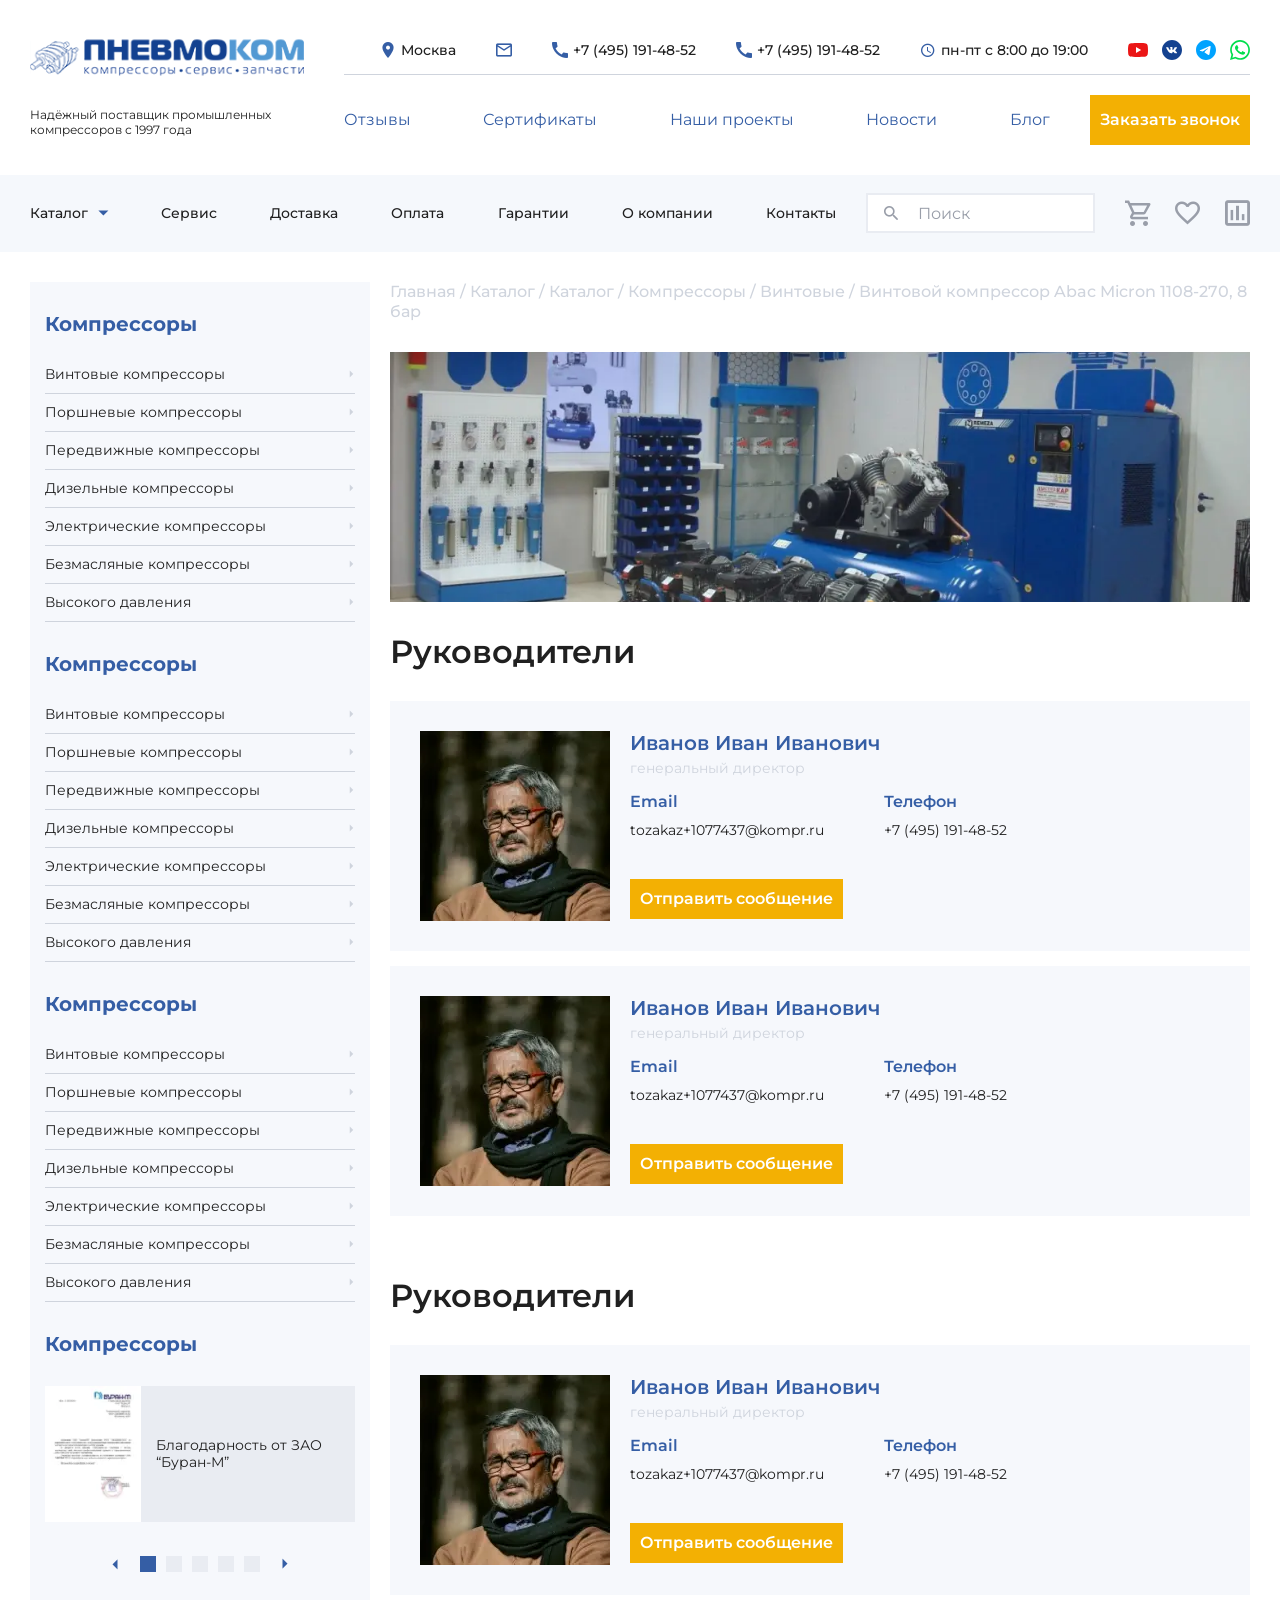
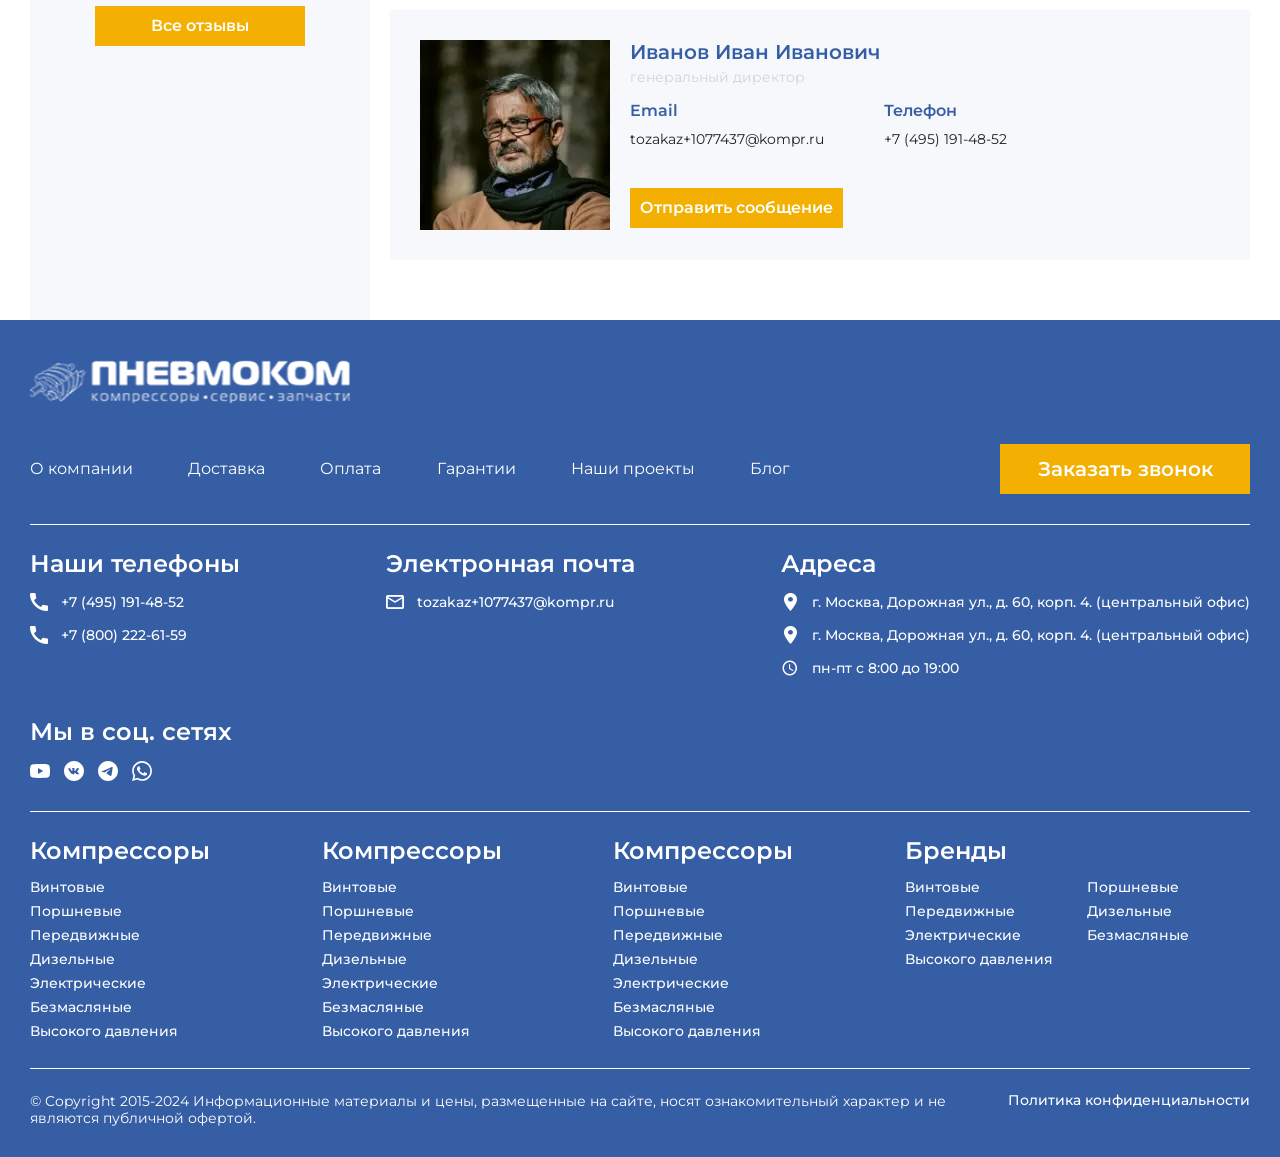
<file: team.html>
<!DOCTYPE html>
<html lang="ru">

<head>
	<title>Команда</title>
	<meta charset="UTF-8">
	<meta name="format-detection" content="telephone=no">
	<!-- <style>body{opacity: 0;}</style> -->
	<link rel="stylesheet" href="css/style.min.css?_v=20240228213804">
	<link rel="shortcut icon" href="favicon.ico">
	<!-- <meta name="robots" content="noindex, nofollow"> -->
	<meta name="viewport" content="width=device-width, initial-scale=1.0">
</head>

<body class="archive">
	<div class="wrapper">
		<header class="header">
			<div class="header__top top-header">
				<div class="header__container">
					<div class="top-header__top">
						<div class="top-header__row-top">
							<a href="#" class="top-header__logo logo">
								<img src="img/logo.svg" alt="logo">
							</a>
							<div class="top-header__content">
								<div class="top-header__info info-header">
									<div class="info-header__row">
										<div data-popup="region" class="info-header__item _icon-geo">
											<span>Москва</span>
										</div>
										<a href="mailto:tozakaz+1077437@kompr.ru" class="info-header__item _email _icon-email">
											<span>tozakaz+1077437@kompr.ru</span>
										</a>
										<a href="tel:+74951914852" class="info-header__item _tel _icon-tel">
											<span>+7 (495) 191-48-52</span>
										</a>
										<a href="tel:+74951914852" class="info-header__item _tel _icon-tel">
											<span>+7 (495) 191-48-52</span>
										</a>
										<div class="info-header__item _clock _icon-clock">
											<span>пн-пт c 8:00 до 19:00</span>
										</div>
										<div class="info-header__item social">
											<div class="social__row">
												<a href="#" class="social__item">
													<img src="img/icons/yt.svg" alt="icon">
												</a>
												<a href="#" class="social__item">
													<img src="img/icons/vk.svg" alt="icon">
												</a>
												<a href="#" class="social__item">
													<img src="img/icons/tg.svg" alt="icon">
												</a>
												<a href="#" class="social__item">
													<img src="img/icons/wh.svg" alt="icon">
												</a>
											</div>
										</div>
									</div>
								</div>
							</div>
						</div>
					</div>
					<div class="top-header__bottom">
						<div class="top-header__row-bottom">
							<div class="top-header__text">
								<p>Надёжный поставщик промышленных компрессоров с 1997 года</p>
							</div>
							<div class="top-header__menu menu-top">
								<nav class="menu-top__body">
									<ul class="menu-top__list">
										<li class="menu-top__item">
											<a href="" class="menu-top__link">Отзывы</a>
										</li>
										<li class="menu-top__item">
											<a href="" class="menu-top__link">Сертификаты</a>
										</li>
										<li class="menu-top__item">
											<a href="" class="menu-top__link">Наши проекты</a>
										</li>
										<li class="menu-top__item">
											<a href="" class="menu-top__link">Новости</a>
										</li>
										<li class="menu-top__item">
											<a href="" class="menu-top__link">Блог</a>
										</li>
									</ul>
								</nav>
								<button data-popup="#order" class="menu-top__btn btn">Заказать звонок</button>
							</div>

						</div>
					</div>
				</div>
			</div>
			<div class="header__bottom bottom-header">
				<div class="bottom-header__container">
					<div class="bottom-header__row">
						<div class="bottom-header bottom-menu">
							<nav class="bottom-menu__body">
								<ul class="bottom-menu__list">
									<li class="bottom-menu__item _catalog _icon-triangle-arr">
										Каталог
										<!-- <a href="" class="bottom-menu__link">Каталог</a> -->
									</li>
									<li class="bottom-menu__item">
										<a href="#" class="bottom-menu__link">Сервис</a>
									</li>
									<li class="bottom-menu__item">
										<a href="#" class="bottom-menu__link">Доставка</a>
									</li>
									<li class="bottom-menu__item">
										<a href="#" class="bottom-menu__link">Оплата</a>
									</li>
									<li class="bottom-menu__item">
										<a href="#" class="bottom-menu__link">Гарантии</a>
									</li>
									<li class="bottom-menu__item">
										<a href="#" class="bottom-menu__link">О компании</a>
									</li>
									<li class="bottom-menu__item">
										<a href="#" class="bottom-menu__link">Контакты</a>
									</li>
								</ul>
							</nav>
						</div>
						<div class="bottom-header__search _icon-search">
							<input type="text" placeholder="Поиск" class="input">
						</div>
						<div class="bottom-header__buttons">
							<a href="" class="bottom-header__icon _icon-cart"></a>
							<a href="" class="bottom-header__icon _icon-like"></a>
							<a href="" class="bottom-header__icon _icon-compare"></a>
						</div>
					</div>
				</div>
			</div>
			<div class="header__catalog catalog-header">
				<button class="catalog-header__cross cross"><img src="img/icons/cross.svg" alt="icon"></button>
				<div class="catalog-header__container">
					<div class="catalog-header__body">
						<div class="catalog-header__gird">
							<div class="catalog-header__block">
								<div class="catalog-header__title">Компрессоры</div>
								<ul class="catalog-header__list">
									<li class="catalog-header__li _icon-triangle-arr">
										<a href="" class="catalog-header__link">Винтовые</a>
									</li>
									<li class="catalog-header__li _icon-triangle-arr">
										<a href="" class="catalog-header__link">Поршневые</a>
									</li>
									<li class="catalog-header__li _icon-triangle-arr">
										<a href="" class="catalog-header__link">Передвижные</a>
									</li>
									<li class="catalog-header__li _icon-triangle-arr">
										<a href="" class="catalog-header__link">Дизельные</a>
									</li>
									<li class="catalog-header__li _icon-triangle-arr">
										<a href="" class="catalog-header__link">Электрические</a>
									</li>
									<li class="catalog-header__li _icon-triangle-arr">
										<a href="" class="catalog-header__link">Масляные</a>
									</li>
									<li class="catalog-header__li _icon-triangle-arr">
										<a href="" class="catalog-header__link">Высокого давления</a>
									</li>
								</ul>
							</div>
							<div class="catalog-header__block">
								<div class="catalog-header__title">На складе</div>
								<ul class="catalog-header__list">
									<li class="catalog-header__li _icon-triangle-arr">
										<a href="" class="catalog-header__link">Поршневые компрессоры на складе</a>
									</li>
									<li class="catalog-header__li _icon-triangle-arr">
										<a href="" class="catalog-header__link">Запчасти для компрессоров</a>
									</li>
								</ul>
							</div>
							<div class="catalog-header__block">
								<div class="catalog-header__title">Модульные станции (МКС)</div>
								<ul class="catalog-header__list">
									<li class="catalog-header__li _icon-triangle-arr">
										<a href="" class="catalog-header__link">Блочные компрессорные станции</a>
									</li>
									<li class="catalog-header__li _icon-triangle-arr">
										<a href="" class="catalog-header__link">Блочные азотные станции</a>
									</li>
									<li class="catalog-header__li _icon-triangle-arr">
										<a href="" class="catalog-header__link">Блочные кислородные станции</a>
									</li>
								</ul>
							</div>
							<div class="catalog-header__block">
								<div class="catalog-header__title">Запасные части</div>
								<ul class="catalog-header__list">
									<li class="catalog-header__li _icon-triangle-arr">
										<a href="" class="catalog-header__link">Для винтового</a>
									</li>
									<li class="catalog-header__li _icon-triangle-arr">
										<a href="" class="catalog-header__link">Для поршневого</a>
									</li>
									<li class="catalog-header__li _icon-triangle-arr">
										<a href="" class="catalog-header__link">Для дизельного</a>
									</li>
									<li class="catalog-header__li _icon-triangle-arr">
										<a href="" class="catalog-header__link">Наборы для ТО</a>
									</li>
									<li class="catalog-header__li _icon-triangle-arr">
										<a href="" class="catalog-header__link">Компрессорные головки</a>
									</li>
								</ul>
							</div>
							<div class="catalog-header__block">
								<div class="catalog-header__title">Пескоструйные аппараты</div>
								<ul class="catalog-header__list">
									<li class="catalog-header__li _icon-triangle-arr">
										<a href="" class="catalog-header__link">Бежецкий завод (АСО)</a>
									</li>
									<li class="catalog-header__li _icon-triangle-arr">
										<a href="" class="catalog-header__link">Великолукский завод (DSG)</a>
									</li>
								</ul>
							</div>
							<div class="catalog-header__block">
								<div class="catalog-header__title">Бренды</div>
								<ul class="catalog-header__list">
									<li class="catalog-header__li _icon-triangle-arr">
										<a href="" class="catalog-header__link">ABAC</a>
									</li>
									<li class="catalog-header__li _icon-triangle-arr">
										<a href="" class="catalog-header__link">ALUP</a>
									</li>
									<li class="catalog-header__li _icon-triangle-arr">
										<a href="" class="catalog-header__link">Atmos</a>
									</li>
									<li class="catalog-header__li _icon-triangle-arr">
										<a href="" class="catalog-header__link">Ceccato</a>
									</li>
									<li class="catalog-header__li _icon-triangle-arr">
										<a href="" class="catalog-header__link">Comprag</a>
									</li>
									<li class="catalog-header__li _icon-triangle-arr">
										<a href="" class="catalog-header__link">ABAC</a>
									</li>
									<li class="catalog-header__li _icon-triangle-arr">
										<a href="" class="catalog-header__link">ALUP</a>
									</li>
									<li class="catalog-header__li _icon-triangle-arr">
										<a href="" class="catalog-header__link">Atmos</a>
									</li>
									<li class="catalog-header__li _icon-triangle-arr">
										<a href="" class="catalog-header__link">Ceccato</a>
									</li>
									<li class="catalog-header__li _icon-triangle-arr">
										<a href="" class="catalog-header__link">Comprag</a>
									</li>
								</ul>
							</div>
						</div>
					</div>
				</div>
			</div>
			<div class="header__company catalog-header">
				<button class="catalog-header__cross cross"><img src="img/icons/cross.svg" alt="icon"></button>
				<div class="catalog-header__container">
					<div class="catalog-header__body">
						<div class="catalog-header__gird">
							<div class="catalog-header__block">
								<div class="catalog-header__title">Компрессоры</div>
								<ul class="catalog-header__list">
									<li class="catalog-header__li _icon-triangle-arr">
										<a href="" class="catalog-header__link">Винтовые</a>
									</li>
									<li class="catalog-header__li _icon-triangle-arr">
										<a href="" class="catalog-header__link">Поршневые</a>
									</li>
									<li class="catalog-header__li _icon-triangle-arr">
										<a href="" class="catalog-header__link">Передвижные</a>
									</li>
									<li class="catalog-header__li _icon-triangle-arr">
										<a href="" class="catalog-header__link">Дизельные</a>
									</li>
									<li class="catalog-header__li _icon-triangle-arr">
										<a href="" class="catalog-header__link">Электрические</a>
									</li>
									<li class="catalog-header__li _icon-triangle-arr">
										<a href="" class="catalog-header__link">Масляные</a>
									</li>
									<li class="catalog-header__li _icon-triangle-arr">
										<a href="" class="catalog-header__link">Высокого давления</a>
									</li>
								</ul>
							</div>
						</div>
					</div>
				</div>
			</div>
			<div class="header__menu-mobile mobile-menu">
				<div class="mobile-menu__row">
					<button class="mobile-menu__item _company">
						<span class="mobile-menu__icon _icon-burger"></span>
						<span class="mobile-menu__text">Компания</span>
					</button>
					<button class="mobile-menu__item _catalog">
						<span class="mobile-menu__icon _icon-catalog"></span>
						<span class="mobile-menu__text">Каталог</span>
					</button>
					<button class="mobile-menu__item">
						<span class="mobile-menu__icon _icon-cart"></span>
						<span class="mobile-menu__text">Корзина</span>
					</button>
					<button class="mobile-menu__item">
						<span class="mobile-menu__icon _icon-like"></span>
						<span class="mobile-menu__text">Избранное</span>
					</button>
					<button class="mobile-menu__item">
						<span class="mobile-menu__icon _icon-compare"></span>
						<span class="mobile-menu__text">Сравнение</span>
					</button>
					<button class="mobile-menu__item">
						<span class="mobile-menu__icon _icon-tel"></span>
						<span class="mobile-menu__text">Контакты</span>
					</button>
				</div>
			</div>
		</header>
		<div class="wrapper__row">
			<aside class="page__sidebar sidebar">
				<div class="sidebar__body">
					<div class="sidebar__block widget">
						<h3 class="widget__title widget-title">Компрессоры</h3>
						<ul class="widget__list">
							<li class="widget__li">
								<a href="" class="widget__link">Винтовые компрессоры</a>
							</li>
							<li class="widget__li">
								<a href="" class="widget__link">Поршневые компрессоры</a>
							</li>
							<li class="widget__li">
								<a href="" class="widget__link">Передвижные компрессоры</a>
							</li>
							<li class="widget__li">
								<a href="" class="widget__link">Дизельные компрессоры</a>
							</li>
							<li class="widget__li">
								<a href="" class="widget__link">Электрические компрессоры</a>
							</li>
							<li class="widget__li">
								<a href="" class="widget__link">Безмасляные компрессоры</a>
							</li>
							<li class="widget__li">
								<a href="" class="widget__link">Высокого давления</a>
							</li>
						</ul>
					</div>
					<div class="sidebar__block widget">
						<h3 class="widget__title widget-title">Компрессоры</h3>
						<ul class="widget__list">
							<li class="widget__li">
								<a href="" class="widget__link">Винтовые компрессоры</a>
							</li>
							<li class="widget__li">
								<a href="" class="widget__link">Поршневые компрессоры</a>
							</li>
							<li class="widget__li">
								<a href="" class="widget__link">Передвижные компрессоры</a>
							</li>
							<li class="widget__li">
								<a href="" class="widget__link">Дизельные компрессоры</a>
							</li>
							<li class="widget__li">
								<a href="" class="widget__link">Электрические компрессоры</a>
							</li>
							<li class="widget__li">
								<a href="" class="widget__link">Безмасляные компрессоры</a>
							</li>
							<li class="widget__li">
								<a href="" class="widget__link">Высокого давления</a>
							</li>
						</ul>
					</div>
					<div class="sidebar__block widget">
						<h3 class="widget__title widget-title">Компрессоры</h3>
						<ul class="widget__list">
							<li class="widget__li">
								<a href="" class="widget__link">Винтовые компрессоры</a>
							</li>
							<li class="widget__li">
								<a href="" class="widget__link">Поршневые компрессоры</a>
							</li>
							<li class="widget__li">
								<a href="" class="widget__link">Передвижные компрессоры</a>
							</li>
							<li class="widget__li">
								<a href="" class="widget__link">Дизельные компрессоры</a>
							</li>
							<li class="widget__li">
								<a href="" class="widget__link">Электрические компрессоры</a>
							</li>
							<li class="widget__li">
								<a href="" class="widget__link">Безмасляные компрессоры</a>
							</li>
							<li class="widget__li">
								<a href="" class="widget__link">Высокого давления</a>
							</li>
						</ul>
					</div>
					<div class="sidebar__block widget">
						<h3 class="widget__title widget-title">Компрессоры</h3>
						<div class="widget__slider swiper">
							<div class="widget__wrapper swiper-wrapper">
								<div class="widget__slide swiper-slide">
									<picture><source srcset="img/sidebar/image-01.webp" type="image/webp"><img src="img/sidebar/image-01.jpeg" alt="image"></picture>
									<p>Благодарность от ЗАО “Буран-М”</p>
								</div>
								<div class="widget__slide swiper-slide">
									<picture><source srcset="img/sidebar/image-01.webp" type="image/webp"><img src="img/sidebar/image-01.jpeg" alt="image"></picture>
									<p>Благодарность от ЗАО “Буран-М”</p>
								</div>
								<div class="widget__slide swiper-slide">
									<picture><source srcset="img/sidebar/image-01.webp" type="image/webp"><img src="img/sidebar/image-01.jpeg" alt="image"></picture>
									<p>Благодарность от ЗАО “Буран-М”</p>
								</div>
								<div class="widget__slide swiper-slide">
									<picture><source srcset="img/sidebar/image-01.webp" type="image/webp"><img src="img/sidebar/image-01.jpeg" alt="image"></picture>
									<p>Благодарность от ЗАО “Буран-М”</p>
								</div>
								<div class="widget__slide swiper-slide">
									<picture><source srcset="img/sidebar/image-01.webp" type="image/webp"><img src="img/sidebar/image-01.jpeg" alt="image"></picture>
									<p>Благодарность от ЗАО “Буран-М”</p>
								</div>
							</div>
							<div class="widget__pagination-row pagination-row">
								<button class="pagination-row__arr pagination-row__arr_prev _icon-triangle-arr"></button>
								<div class="pagination-row__pagination pagination"></div>
								<button class="pagination-row__arr pagination-row__arr_next _icon-triangle-arr"></button>
							</div>
							<a href="" class="widget__btn btn">Все отзывы</a>
						</div>
					</div>
				</div>
			</aside>
			<main class="page">

				<div class="page__main-section main-section main-section_preview">
					<div class="main-section__breadcrumbs breadcrumbs">
						<span>
							<span>
								<a href="#">Главная</a> /
								<a href="#">Каталог</a> /
								<a href="#">Каталог</a> /
								<a href="#">Компрессоры</a> /
								<a href="#">Винтовые</a>
							</span> / <span class="breadcrumb_last">Винтовой компрессор Abac Micron 1108-270, 8
								бар</span></span>
					</div>
					<div class="main-section__image-ibg">
						<picture><source srcset="img/main-section/image-01.webp" type="image/webp"><img src="img/main-section/image-01.jpg" alt=""></picture>
					</div>
				</div>
				<section class="page__team team">

					<div class="team__block">
						<h2 class="team__title title">Руководители</h2>
						<div class="team__person person">
							<div class="person__row">
								<div class="person__image">
									<picture><source srcset="img/team/image-01.webp" type="image/webp"><img src="img/team/image-01.jpeg" alt="avatar"></picture>
								</div>
								<div class="person__content">
									<h3 class="person__name">Иванов Иван Иванович</h3>
									<div class="person__job">генеральный директор</div>
									<div class="person__contacts">
										<div class="person__contact">
											<div class="person__title">Email</div>
											<a href="mailto:tozakaz+1077437@kompr.ru" class="person__text">tozakaz+1077437@kompr.ru</a>
										</div>
										<div class="person__contact">
											<div class="person__title">Телефон</div>
											<a href="tel:+74951914852" class="person__text">+7 (495) 191-48-52</a>
										</div>
									</div>
									<a href="#" class="person__btn btn">Отправить сообщение</a>
								</div>
							</div>
						</div>
						<div class="team__person person">
							<div class="person__row">
								<div class="person__image">
									<picture><source srcset="img/team/image-01.webp" type="image/webp"><img src="img/team/image-01.jpeg" alt="avatar"></picture>
								</div>
								<div class="person__content">
									<h3 class="person__name">Иванов Иван Иванович</h3>
									<div class="person__job">генеральный директор</div>
									<div class="person__contacts">
										<div class="person__contact">
											<div class="person__title">Email</div>
											<a href="mailto:tozakaz+1077437@kompr.ru" class="person__text">tozakaz+1077437@kompr.ru</a>
										</div>
										<div class="person__contact">
											<div class="person__title">Телефон</div>
											<a href="tel:+74951914852" class="person__text">+7 (495) 191-48-52</a>
										</div>
									</div>
									<a href="#" class="person__btn btn">Отправить сообщение</a>
								</div>
							</div>
						</div>
					</div>
					<div class="team__block">
						<h2 class="team__title title">Руководители</h2>
						<div class="team__person person">
							<div class="person__row">
								<div class="person__image">
									<picture><source srcset="img/team/image-01.webp" type="image/webp"><img src="img/team/image-01.jpeg" alt="avatar"></picture>
								</div>
								<div class="person__content">
									<h3 class="person__name">Иванов Иван Иванович</h3>
									<div class="person__job">генеральный директор</div>
									<div class="person__contacts">
										<div class="person__contact">
											<div class="person__title">Email</div>
											<a href="mailto:tozakaz+1077437@kompr.ru" class="person__text">tozakaz+1077437@kompr.ru</a>
										</div>
										<div class="person__contact">
											<div class="person__title">Телефон</div>
											<a href="tel:+74951914852" class="person__text">+7 (495) 191-48-52</a>
										</div>
									</div>
									<a href="#" class="person__btn btn">Отправить сообщение</a>
								</div>
							</div>
						</div>
						<div class="team__person person">
							<div class="person__row">
								<div class="person__image">
									<picture><source srcset="img/team/image-01.webp" type="image/webp"><img src="img/team/image-01.jpeg" alt="avatar"></picture>
								</div>
								<div class="person__content">
									<h3 class="person__name">Иванов Иван Иванович</h3>
									<div class="person__job">генеральный директор</div>
									<div class="person__contacts">
										<div class="person__contact">
											<div class="person__title">Email</div>
											<a href="mailto:tozakaz+1077437@kompr.ru" class="person__text">tozakaz+1077437@kompr.ru</a>
										</div>
										<div class="person__contact">
											<div class="person__title">Телефон</div>
											<a href="tel:+74951914852" class="person__text">+7 (495) 191-48-52</a>
										</div>
									</div>
									<a href="#" class="person__btn btn">Отправить сообщение</a>
								</div>
							</div>
						</div>
					</div>
				</section>
			</main>
		</div>

		<footer class="footer">
			<div class="footer__container">
				<div class="footer__item-block top-footer">
					<div class="top-footer__row">
						<div class="top-footer__logo logo">
							<img src="img/footer-logo.svg" alt="">
						</div>
						<div class="top-footer__menu menu-footer">
							<nav class="menu-footer__body">
								<ul class="menu-footer__list">
									<li class="menu-footer__item">
										<a href="" class="menu-footer__link">О компании</a>
									</li>
									<li class="menu-footer__item">
										<a href="" class="menu-footer__link">Доставка</a>
									</li>
									<li class="menu-footer__item">
										<a href="" class="menu-footer__link">Оплата</a>
									</li>
									<li class="menu-footer__item">
										<a href="" class="menu-footer__link">Гарантии</a>
									</li>
									<li class="menu-footer__item">
										<a href="" class="menu-footer__link">Наши проекты</a>
									</li>
									<li class="menu-footer__item">
										<a href="" class="menu-footer__link">Блог</a>
									</li>
								</ul>
							</nav>
						</div>
						<button data-popup="#order" class="top-footer__btn btn">Заказать звонок</button>
					</div>
				</div>
				<div class="footer__item-block contacts-footer">
					<div class="contacts-footer__row">
						<div class="contacts-footer__block">
							<div class="contacts-footer__title title-avg">Наши телефоны</div>
							<a href="tel:+74951914852" class="contacts-footer__item _icon-tel">+7 (495) 191-48-52</a>
							<a href="tel:+78002226159" class="contacts-footer__item _icon-tel">+7 (800) 222-61-59</a>
						</div>
						<div class="contacts-footer__block">
							<div class="contacts-footer__title title-avg">Электронная почта</div>
							<a href="email:+74951914852" class="contacts-footer__item _icon-email">tozakaz+1077437@kompr.ru</a>
						</div>
						<div class="contacts-footer__block">
							<div class="contacts-footer__title title-avg">Адреса</div>
							<div class="contacts-footer__item _icon-geo">
								г. Москва, Дорожная ул., д. 60, корп. 4. (центральный офис)
							</div>
							<div class="contacts-footer__item _icon-geo">
								г. Москва, Дорожная ул., д. 60, корп. 4. (центральный офис)
							</div>
							<div class="contacts-footer__item _icon-clock">
								пн-пт c 8:00 до 19:00
							</div>
						</div>
						<div class="contacts-footer__block">
							<div class="contacts-footer__title title-avg">Мы в соц. сетях</div>
							<div class="contacts-footer__social social">
								<div class="social__row">
									<a href="#" class="social__item">
										<img src="img/icons/yt-footer.svg" alt="icon">
									</a>
									<a href="#" class="social__item">
										<img src="img/icons/vk-footer.svg" alt="icon">
									</a>
									<a href="#" class="social__item">
										<img src="img/icons/tg-footer.svg" alt="icon">
									</a>
									<a href="#" class="social__item">
										<img src="img/icons/wh-footer.svg" alt="icon">
									</a>
								</div>
							</div>
						</div>
					</div>
				</div>
				<div class="footer__item-block catalog-footer">
					<div class="catalog-footer__row">
						<div class="catalog-footer__item">
							<div class="contacts-footer__title title-avg">Компрессоры</div>
							<ul class="catalog-footer__list">
								<li class="catalog-footer__item">
									<a href="" class="catalog-footer__link">Винтовые</a>
								</li>
								<li class="catalog-footer__item">
									<a href="" class="catalog-footer__link">Поршневые</a>
								</li>
								<li class="catalog-footer__item">
									<a href="" class="catalog-footer__link">Передвижные</a>
								</li>
								<li class="catalog-footer__item">
									<a href="" class="catalog-footer__link">Дизельные</a>
								</li>
								<li class="catalog-footer__item">
									<a href="" class="catalog-footer__link">Электрические</a>
								</li>
								<li class="catalog-footer__item">
									<a href="" class="catalog-footer__link">Безмасляные</a>
								</li>
								<li class="catalog-footer__item">
									<a href="" class="catalog-footer__link">Высокого давления</a>
								</li>
							</ul>
						</div>
						<div class="catalog-footer__item">
							<div class="contacts-footer__title title-avg">Компрессоры</div>
							<ul class="catalog-footer__list">
								<li class="catalog-footer__item">
									<a href="" class="catalog-footer__link">Винтовые</a>
								</li>
								<li class="catalog-footer__item">
									<a href="" class="catalog-footer__link">Поршневые</a>
								</li>
								<li class="catalog-footer__item">
									<a href="" class="catalog-footer__link">Передвижные</a>
								</li>
								<li class="catalog-footer__item">
									<a href="" class="catalog-footer__link">Дизельные</a>
								</li>
								<li class="catalog-footer__item">
									<a href="" class="catalog-footer__link">Электрические</a>
								</li>
								<li class="catalog-footer__item">
									<a href="" class="catalog-footer__link">Безмасляные</a>
								</li>
								<li class="catalog-footer__item">
									<a href="" class="catalog-footer__link">Высокого давления</a>
								</li>
							</ul>
						</div>
						<div class="catalog-footer__item">
							<div class="contacts-footer__title title-avg">Компрессоры</div>
							<ul class="catalog-footer__list">
								<li class="catalog-footer__item">
									<a href="" class="catalog-footer__link">Винтовые</a>
								</li>
								<li class="catalog-footer__item">
									<a href="" class="catalog-footer__link">Поршневые</a>
								</li>
								<li class="catalog-footer__item">
									<a href="" class="catalog-footer__link">Передвижные</a>
								</li>
								<li class="catalog-footer__item">
									<a href="" class="catalog-footer__link">Дизельные</a>
								</li>
								<li class="catalog-footer__item">
									<a href="" class="catalog-footer__link">Электрические</a>
								</li>
								<li class="catalog-footer__item">
									<a href="" class="catalog-footer__link">Безмасляные</a>
								</li>
								<li class="catalog-footer__item">
									<a href="" class="catalog-footer__link">Высокого давления</a>
								</li>
							</ul>
						</div>
						<div class="catalog-footer__item">
							<div class="contacts-footer__title title-avg">Бренды</div>
							<ul class="catalog-footer__list">
								<li class="catalog-footer__item">
									<a href="" class="catalog-footer__link">Винтовые</a>
								</li>
								<li class="catalog-footer__item">
									<a href="" class="catalog-footer__link">Поршневые</a>
								</li>
								<li class="catalog-footer__item">
									<a href="" class="catalog-footer__link">Передвижные</a>
								</li>
								<li class="catalog-footer__item">
									<a href="" class="catalog-footer__link">Дизельные</a>
								</li>
								<li class="catalog-footer__item">
									<a href="" class="catalog-footer__link">Электрические</a>
								</li>
								<li class="catalog-footer__item">
									<a href="" class="catalog-footer__link">Безмасляные</a>
								</li>
								<li class="catalog-footer__item">
									<a href="" class="catalog-footer__link">Высокого давления</a>
								</li>
							</ul>
						</div>
					</div>
				</div>
				<div class="footer__item-block bottom-footer">
					<div class="bottom-footer__copy">
						© Copyright 2015-2024 Информационные материалы и цены, размещенные на сайте, носят ознакомительный характер и не
						являются публичной офертой.
					</div>
					<a href="" class="bottom-footer__link">
						Политика конфиденциальности
					</a>
				</div>
			</div>
		</footer>
	</div>
	<div id="price" aria-hidden="true" class="popup">
		<div class="popup__wrapper">
			<div class="popup__content">
				<button data-close type="button" class="popup__close">
					<img src="img/icons/cross.svg" alt="icon">
				</button>
				<div class="popup__row">
					<div class="popup__left">
						<div class="popup__left-body">
							<div class="popup__image">
								<picture><source srcset="img/catalog/image-01.webp" type="image/webp"><img src="img/catalog/image-01.png" alt="image"></picture>
							</div>
							<div class="popup__title">
								Винтовой компрессор Abac Micron 1108-270, 8 бар
							</div>
						</div>
					</div>
					<div class="popup__right">
						<div class="popup__title title">Узнать цену</div>
						<div class="popup__text">
							Наш менеджер ответит вам в самое ближайшее время
						</div>
						<div class="popup__form form-popup">
							<form action="#">
								<div class="form-popup__grid">
									<input placeholder="Имя*" type="text" class="input">
									<input placeholder="Телефон*" type="tel" class="input input_tel">
									<input placeholder="Сообщение*" type="text" class="input input_big">
								</div>

							</form>
							<div class="form-popup__check">
								<label><input type="checkbox"><span>Отправляя Заявку, я даю согласие на обработку
										своих персональных данных, согласно <a href="#">Политики
											конфиденциальности</a></span></label>
							</div>
							<div class="form-popup__btn-wrap">
								<button type="submit" class="form-popup__btn btn">Отправить вопрос</button>
							</div>
						</div>
					</div>
				</div>
			</div>
		</div>
	</div>

	<div id="order" aria-hidden="true" class="popup">
		<div class="popup__wrapper">
			<div class="popup__content">
				<button data-close type="button" class="popup__close">
					<img src="img/icons/cross.svg" alt="icon">
				</button>
				<div class="popup__right">
					<div class="popup__title title">Узнать цену</div>
					<div class="popup__text">
						Наш менеджер ответит вам в самое ближайшее время
					</div>
					<div class="popup__form form-popup">
						<form action="#">
							<div class="form-popup__grid">
								<input placeholder="Имя*" type="text" class="input">
								<input placeholder="Телефон*" type="tel" class="input input_tel">
								<input placeholder="Сообщение*" type="text" class="input input_big">
							</div>

						</form>
						<div class="form-popup__check">
							<label><input type="checkbox"><span>Отправляя Заявку, я даю согласие на обработку
									своих персональных данных, согласно <a href="#">Политики
										конфиденциальности</a></span></label>
						</div>
						<div class="form-popup__btn-wrap">
							<button type="submit" class="form-popup__btn btn">Отправить вопрос</button>
						</div>
					</div>
				</div>
			</div>
		</div>
	</div>

	<div id="lead" aria-hidden="true" class="popup">
		<div class="popup__wrapper">
			<div class="popup__content">
				<button data-close type="button" class="popup__close">
					<img src="img/icons/cross.svg" alt="icon">
				</button>
				<div class="popup__right">
					<div class="popup__title title">Узнать цену</div>
					<div class="popup__text">
						Наш менеджер ответит вам в самое ближайшее время
					</div>
					<div class="popup__form form-popup">
						<form action="#">
							<div class="form-popup__grid">
								<input placeholder="Имя*" type="text" class="input">
								<input placeholder="Телефон*" type="tel" class="input input_tel">
								<input placeholder="Сообщение*" type="text" class="input input_big">
							</div>

						</form>
						<div class="form-popup__check">
							<label><input type="checkbox"><span>Отправляя Заявку, я даю согласие на обработку
									своих персональных данных, согласно <a href="#">Политики
										конфиденциальности</a></span></label>
						</div>
						<div class="form-popup__btn-wrap">
							<button type="submit" class="form-popup__btn btn">Отправить вопрос</button>
						</div>
					</div>
				</div>
			</div>
		</div>
	</div>
	<script src="https://api-maps.yandex.ru/2.1/?apikey=ваш API-ключ&lang=ru_RU&_v=20240228213804">
	</script>
	<script src="js/app.min.js?_v=20240228213804"></script>
</body>

</html>
</file>
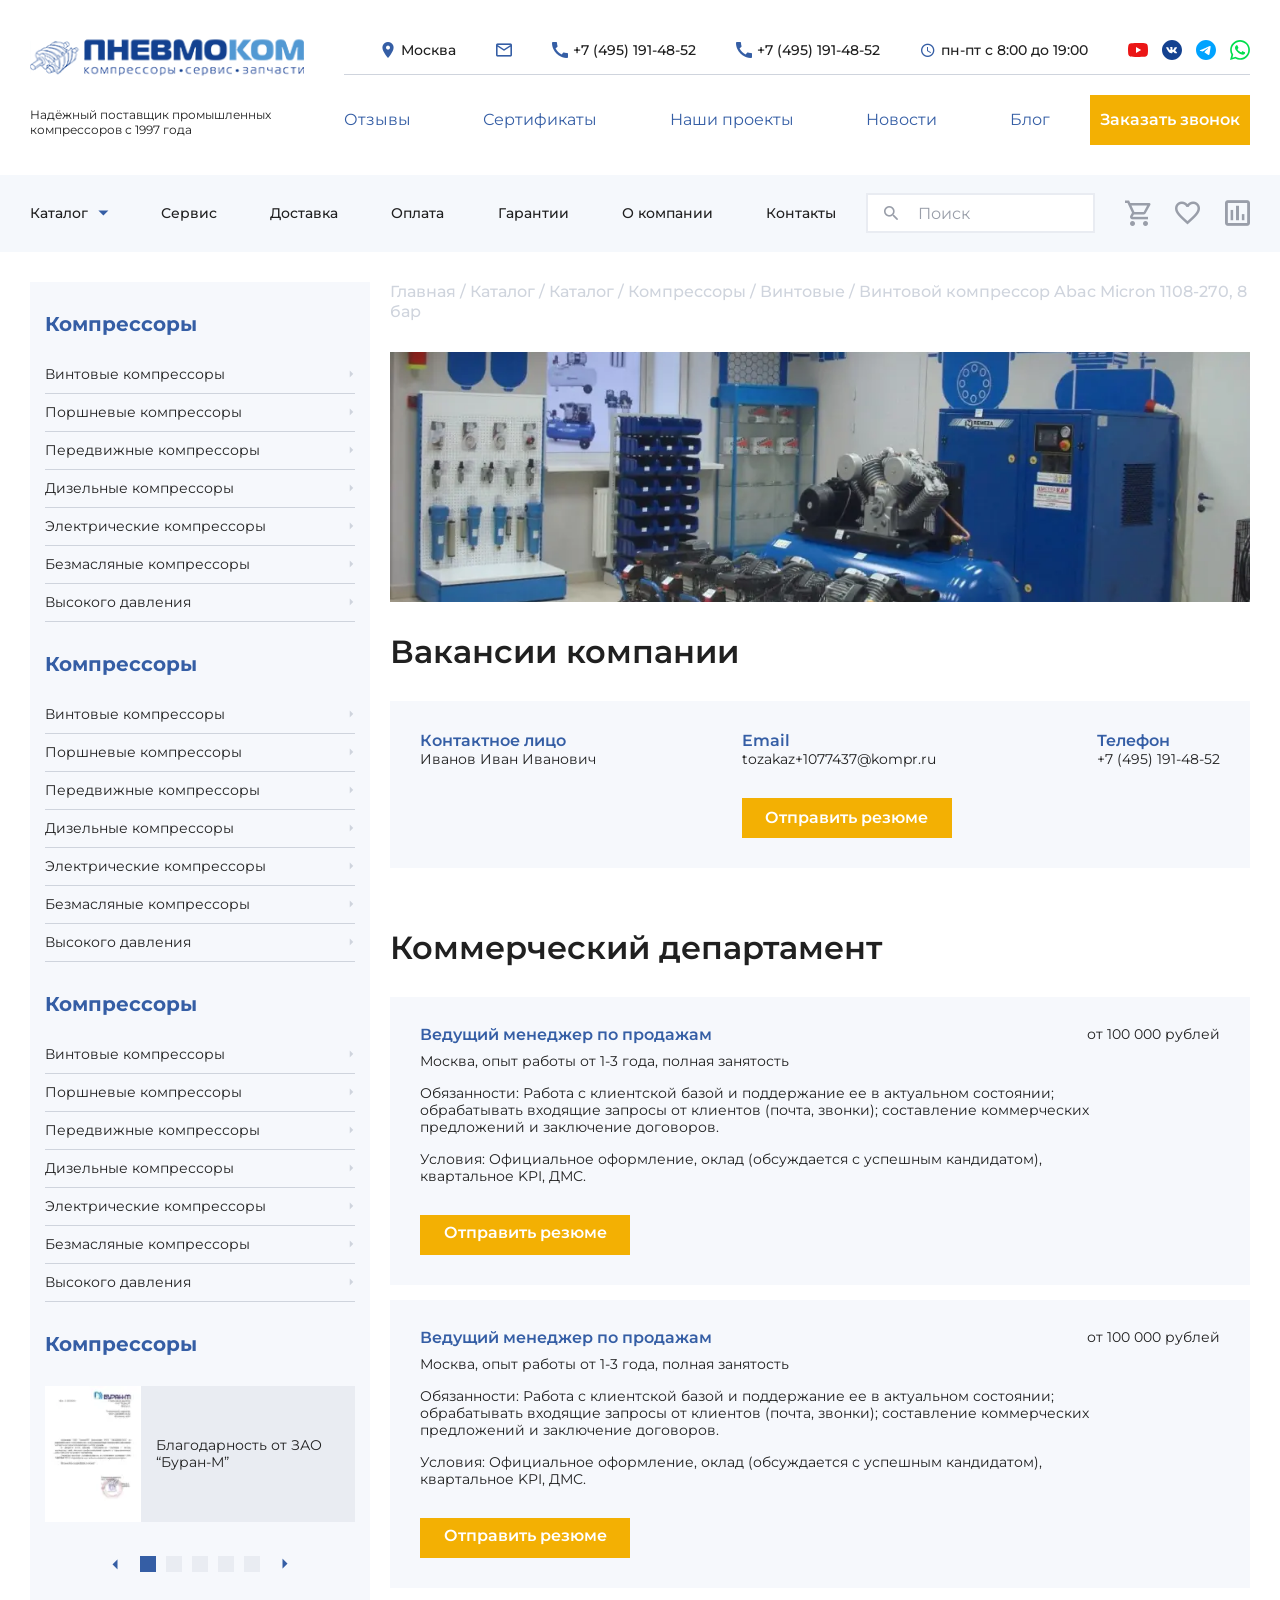
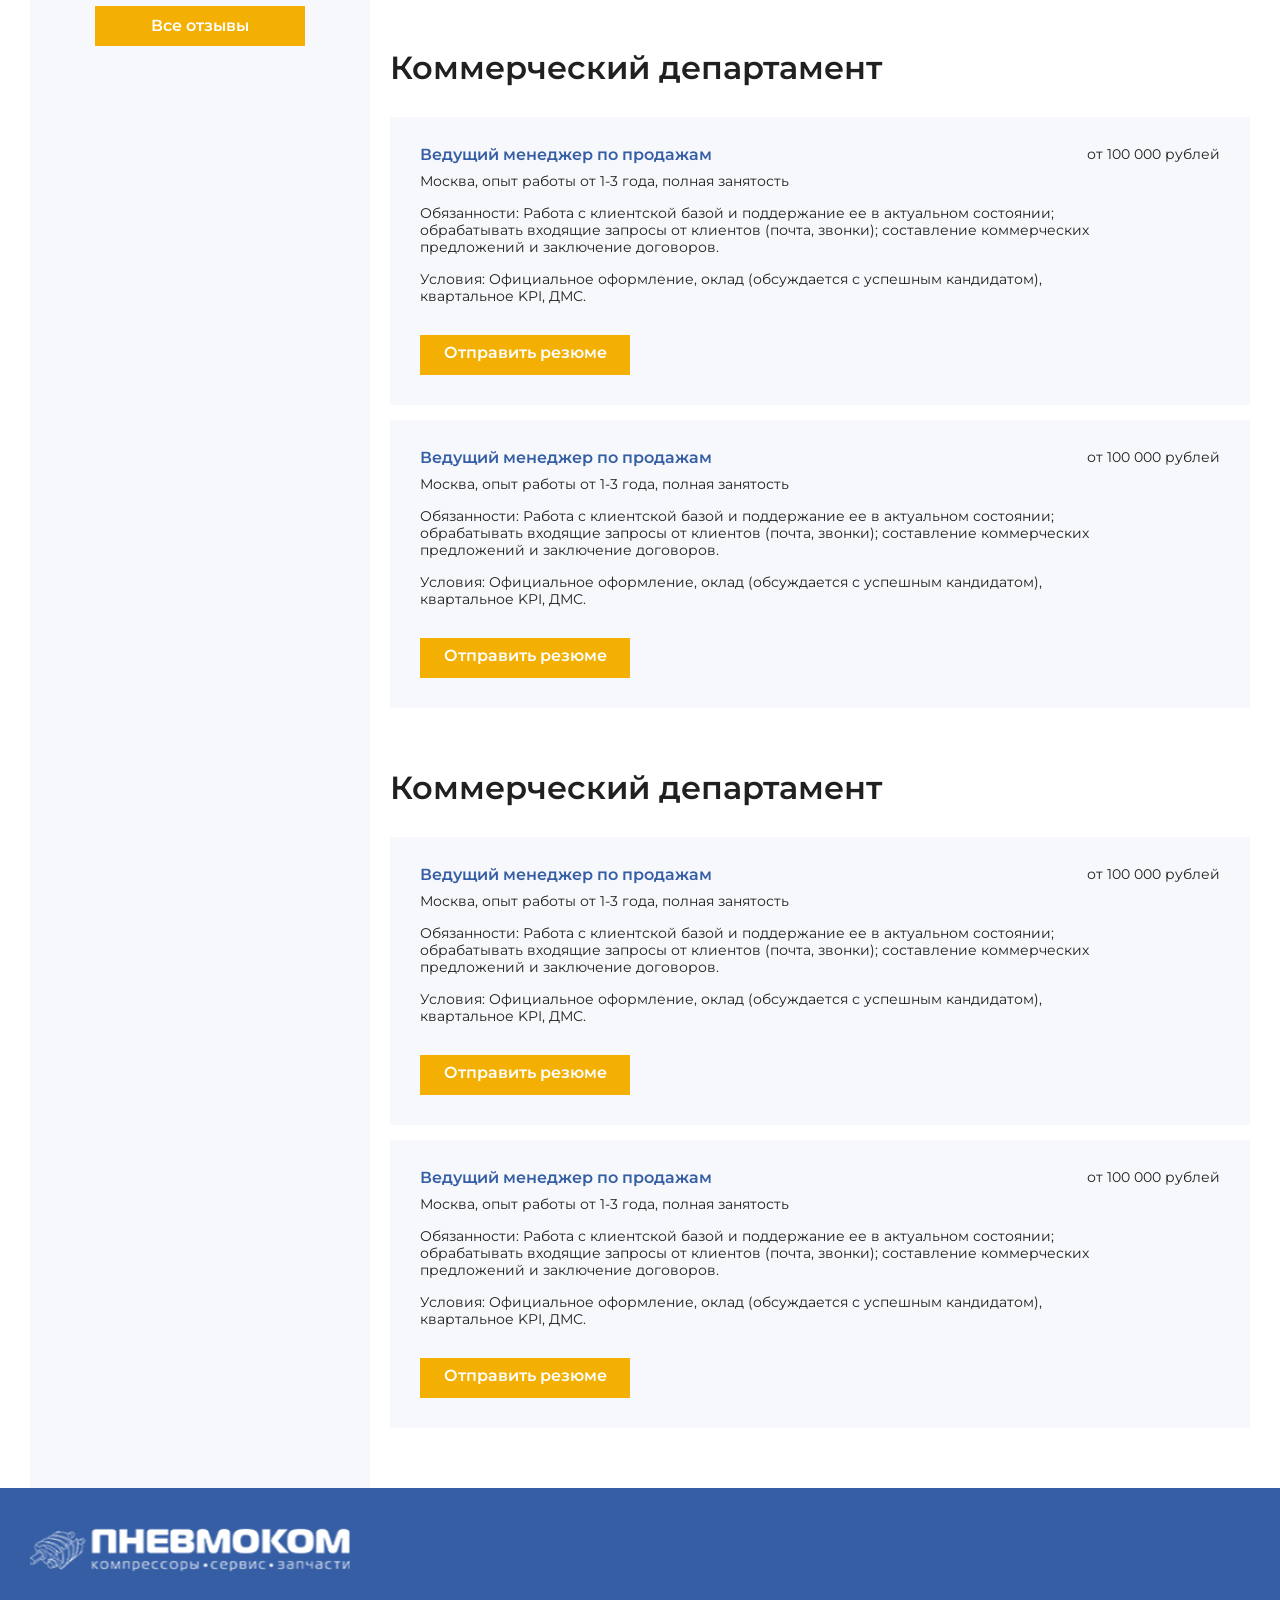
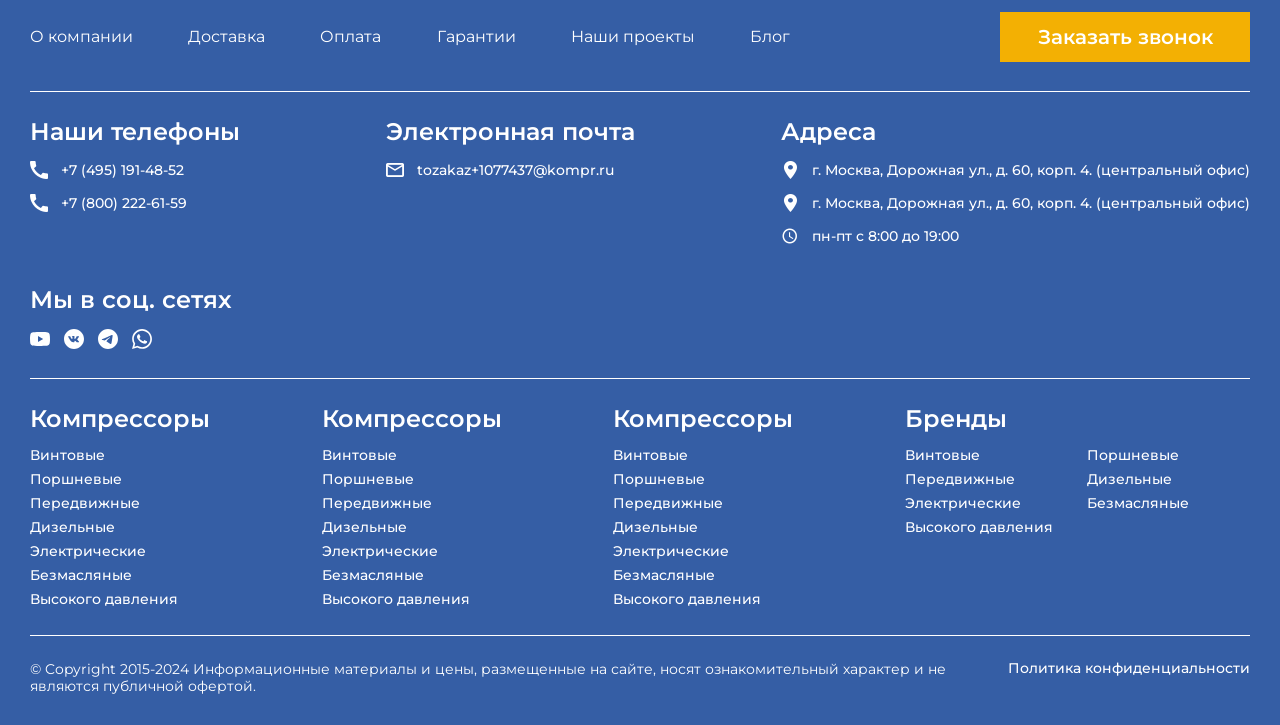
<file: vacancies.html>
<!DOCTYPE html>
<html lang="ru">

<head>
	<title>Вакансии</title>
	<meta charset="UTF-8">
	<meta name="format-detection" content="telephone=no">
	<!-- <style>body{opacity: 0;}</style> -->
	<link rel="stylesheet" href="css/style.min.css?_v=20240228213804">
	<link rel="shortcut icon" href="favicon.ico">
	<!-- <meta name="robots" content="noindex, nofollow"> -->
	<meta name="viewport" content="width=device-width, initial-scale=1.0">
</head>

<body class="archive">
	<div class="wrapper">
		<header class="header">
			<div class="header__top top-header">
				<div class="header__container">
					<div class="top-header__top">
						<div class="top-header__row-top">
							<a href="#" class="top-header__logo logo">
								<img src="img/logo.svg" alt="logo">
							</a>
							<div class="top-header__content">
								<div class="top-header__info info-header">
									<div class="info-header__row">
										<div data-popup="region" class="info-header__item _icon-geo">
											<span>Москва</span>
										</div>
										<a href="mailto:tozakaz+1077437@kompr.ru" class="info-header__item _email _icon-email">
											<span>tozakaz+1077437@kompr.ru</span>
										</a>
										<a href="tel:+74951914852" class="info-header__item _tel _icon-tel">
											<span>+7 (495) 191-48-52</span>
										</a>
										<a href="tel:+74951914852" class="info-header__item _tel _icon-tel">
											<span>+7 (495) 191-48-52</span>
										</a>
										<div class="info-header__item _clock _icon-clock">
											<span>пн-пт c 8:00 до 19:00</span>
										</div>
										<div class="info-header__item social">
											<div class="social__row">
												<a href="#" class="social__item">
													<img src="img/icons/yt.svg" alt="icon">
												</a>
												<a href="#" class="social__item">
													<img src="img/icons/vk.svg" alt="icon">
												</a>
												<a href="#" class="social__item">
													<img src="img/icons/tg.svg" alt="icon">
												</a>
												<a href="#" class="social__item">
													<img src="img/icons/wh.svg" alt="icon">
												</a>
											</div>
										</div>
									</div>
								</div>
							</div>
						</div>
					</div>
					<div class="top-header__bottom">
						<div class="top-header__row-bottom">
							<div class="top-header__text">
								<p>Надёжный поставщик промышленных компрессоров с 1997 года</p>
							</div>
							<div class="top-header__menu menu-top">
								<nav class="menu-top__body">
									<ul class="menu-top__list">
										<li class="menu-top__item">
											<a href="" class="menu-top__link">Отзывы</a>
										</li>
										<li class="menu-top__item">
											<a href="" class="menu-top__link">Сертификаты</a>
										</li>
										<li class="menu-top__item">
											<a href="" class="menu-top__link">Наши проекты</a>
										</li>
										<li class="menu-top__item">
											<a href="" class="menu-top__link">Новости</a>
										</li>
										<li class="menu-top__item">
											<a href="" class="menu-top__link">Блог</a>
										</li>
									</ul>
								</nav>
								<button data-popup="#order" class="menu-top__btn btn">Заказать звонок</button>
							</div>

						</div>
					</div>
				</div>
			</div>
			<div class="header__bottom bottom-header">
				<div class="bottom-header__container">
					<div class="bottom-header__row">
						<div class="bottom-header bottom-menu">
							<nav class="bottom-menu__body">
								<ul class="bottom-menu__list">
									<li class="bottom-menu__item _catalog _icon-triangle-arr">
										Каталог
										<!-- <a href="" class="bottom-menu__link">Каталог</a> -->
									</li>
									<li class="bottom-menu__item">
										<a href="#" class="bottom-menu__link">Сервис</a>
									</li>
									<li class="bottom-menu__item">
										<a href="#" class="bottom-menu__link">Доставка</a>
									</li>
									<li class="bottom-menu__item">
										<a href="#" class="bottom-menu__link">Оплата</a>
									</li>
									<li class="bottom-menu__item">
										<a href="#" class="bottom-menu__link">Гарантии</a>
									</li>
									<li class="bottom-menu__item">
										<a href="#" class="bottom-menu__link">О компании</a>
									</li>
									<li class="bottom-menu__item">
										<a href="#" class="bottom-menu__link">Контакты</a>
									</li>
								</ul>
							</nav>
						</div>
						<div class="bottom-header__search _icon-search">
							<input type="text" placeholder="Поиск" class="input">
						</div>
						<div class="bottom-header__buttons">
							<a href="" class="bottom-header__icon _icon-cart"></a>
							<a href="" class="bottom-header__icon _icon-like"></a>
							<a href="" class="bottom-header__icon _icon-compare"></a>
						</div>
					</div>
				</div>
			</div>
			<div class="header__catalog catalog-header">
				<button class="catalog-header__cross cross"><img src="img/icons/cross.svg" alt="icon"></button>
				<div class="catalog-header__container">
					<div class="catalog-header__body">
						<div class="catalog-header__gird">
							<div class="catalog-header__block">
								<div class="catalog-header__title">Компрессоры</div>
								<ul class="catalog-header__list">
									<li class="catalog-header__li _icon-triangle-arr">
										<a href="" class="catalog-header__link">Винтовые</a>
									</li>
									<li class="catalog-header__li _icon-triangle-arr">
										<a href="" class="catalog-header__link">Поршневые</a>
									</li>
									<li class="catalog-header__li _icon-triangle-arr">
										<a href="" class="catalog-header__link">Передвижные</a>
									</li>
									<li class="catalog-header__li _icon-triangle-arr">
										<a href="" class="catalog-header__link">Дизельные</a>
									</li>
									<li class="catalog-header__li _icon-triangle-arr">
										<a href="" class="catalog-header__link">Электрические</a>
									</li>
									<li class="catalog-header__li _icon-triangle-arr">
										<a href="" class="catalog-header__link">Масляные</a>
									</li>
									<li class="catalog-header__li _icon-triangle-arr">
										<a href="" class="catalog-header__link">Высокого давления</a>
									</li>
								</ul>
							</div>
							<div class="catalog-header__block">
								<div class="catalog-header__title">На складе</div>
								<ul class="catalog-header__list">
									<li class="catalog-header__li _icon-triangle-arr">
										<a href="" class="catalog-header__link">Поршневые компрессоры на складе</a>
									</li>
									<li class="catalog-header__li _icon-triangle-arr">
										<a href="" class="catalog-header__link">Запчасти для компрессоров</a>
									</li>
								</ul>
							</div>
							<div class="catalog-header__block">
								<div class="catalog-header__title">Модульные станции (МКС)</div>
								<ul class="catalog-header__list">
									<li class="catalog-header__li _icon-triangle-arr">
										<a href="" class="catalog-header__link">Блочные компрессорные станции</a>
									</li>
									<li class="catalog-header__li _icon-triangle-arr">
										<a href="" class="catalog-header__link">Блочные азотные станции</a>
									</li>
									<li class="catalog-header__li _icon-triangle-arr">
										<a href="" class="catalog-header__link">Блочные кислородные станции</a>
									</li>
								</ul>
							</div>
							<div class="catalog-header__block">
								<div class="catalog-header__title">Запасные части</div>
								<ul class="catalog-header__list">
									<li class="catalog-header__li _icon-triangle-arr">
										<a href="" class="catalog-header__link">Для винтового</a>
									</li>
									<li class="catalog-header__li _icon-triangle-arr">
										<a href="" class="catalog-header__link">Для поршневого</a>
									</li>
									<li class="catalog-header__li _icon-triangle-arr">
										<a href="" class="catalog-header__link">Для дизельного</a>
									</li>
									<li class="catalog-header__li _icon-triangle-arr">
										<a href="" class="catalog-header__link">Наборы для ТО</a>
									</li>
									<li class="catalog-header__li _icon-triangle-arr">
										<a href="" class="catalog-header__link">Компрессорные головки</a>
									</li>
								</ul>
							</div>
							<div class="catalog-header__block">
								<div class="catalog-header__title">Пескоструйные аппараты</div>
								<ul class="catalog-header__list">
									<li class="catalog-header__li _icon-triangle-arr">
										<a href="" class="catalog-header__link">Бежецкий завод (АСО)</a>
									</li>
									<li class="catalog-header__li _icon-triangle-arr">
										<a href="" class="catalog-header__link">Великолукский завод (DSG)</a>
									</li>
								</ul>
							</div>
							<div class="catalog-header__block">
								<div class="catalog-header__title">Бренды</div>
								<ul class="catalog-header__list">
									<li class="catalog-header__li _icon-triangle-arr">
										<a href="" class="catalog-header__link">ABAC</a>
									</li>
									<li class="catalog-header__li _icon-triangle-arr">
										<a href="" class="catalog-header__link">ALUP</a>
									</li>
									<li class="catalog-header__li _icon-triangle-arr">
										<a href="" class="catalog-header__link">Atmos</a>
									</li>
									<li class="catalog-header__li _icon-triangle-arr">
										<a href="" class="catalog-header__link">Ceccato</a>
									</li>
									<li class="catalog-header__li _icon-triangle-arr">
										<a href="" class="catalog-header__link">Comprag</a>
									</li>
									<li class="catalog-header__li _icon-triangle-arr">
										<a href="" class="catalog-header__link">ABAC</a>
									</li>
									<li class="catalog-header__li _icon-triangle-arr">
										<a href="" class="catalog-header__link">ALUP</a>
									</li>
									<li class="catalog-header__li _icon-triangle-arr">
										<a href="" class="catalog-header__link">Atmos</a>
									</li>
									<li class="catalog-header__li _icon-triangle-arr">
										<a href="" class="catalog-header__link">Ceccato</a>
									</li>
									<li class="catalog-header__li _icon-triangle-arr">
										<a href="" class="catalog-header__link">Comprag</a>
									</li>
								</ul>
							</div>
						</div>
					</div>
				</div>
			</div>
			<div class="header__company catalog-header">
				<button class="catalog-header__cross cross"><img src="img/icons/cross.svg" alt="icon"></button>
				<div class="catalog-header__container">
					<div class="catalog-header__body">
						<div class="catalog-header__gird">
							<div class="catalog-header__block">
								<div class="catalog-header__title">Компрессоры</div>
								<ul class="catalog-header__list">
									<li class="catalog-header__li _icon-triangle-arr">
										<a href="" class="catalog-header__link">Винтовые</a>
									</li>
									<li class="catalog-header__li _icon-triangle-arr">
										<a href="" class="catalog-header__link">Поршневые</a>
									</li>
									<li class="catalog-header__li _icon-triangle-arr">
										<a href="" class="catalog-header__link">Передвижные</a>
									</li>
									<li class="catalog-header__li _icon-triangle-arr">
										<a href="" class="catalog-header__link">Дизельные</a>
									</li>
									<li class="catalog-header__li _icon-triangle-arr">
										<a href="" class="catalog-header__link">Электрические</a>
									</li>
									<li class="catalog-header__li _icon-triangle-arr">
										<a href="" class="catalog-header__link">Масляные</a>
									</li>
									<li class="catalog-header__li _icon-triangle-arr">
										<a href="" class="catalog-header__link">Высокого давления</a>
									</li>
								</ul>
							</div>
						</div>
					</div>
				</div>
			</div>
			<div class="header__menu-mobile mobile-menu">
				<div class="mobile-menu__row">
					<button class="mobile-menu__item _company">
						<span class="mobile-menu__icon _icon-burger"></span>
						<span class="mobile-menu__text">Компания</span>
					</button>
					<button class="mobile-menu__item _catalog">
						<span class="mobile-menu__icon _icon-catalog"></span>
						<span class="mobile-menu__text">Каталог</span>
					</button>
					<button class="mobile-menu__item">
						<span class="mobile-menu__icon _icon-cart"></span>
						<span class="mobile-menu__text">Корзина</span>
					</button>
					<button class="mobile-menu__item">
						<span class="mobile-menu__icon _icon-like"></span>
						<span class="mobile-menu__text">Избранное</span>
					</button>
					<button class="mobile-menu__item">
						<span class="mobile-menu__icon _icon-compare"></span>
						<span class="mobile-menu__text">Сравнение</span>
					</button>
					<button class="mobile-menu__item">
						<span class="mobile-menu__icon _icon-tel"></span>
						<span class="mobile-menu__text">Контакты</span>
					</button>
				</div>
			</div>
		</header>
		<div class="wrapper__row">
			<aside class="page__sidebar sidebar">
				<div class="sidebar__body">
					<div class="sidebar__block widget">
						<h3 class="widget__title widget-title">Компрессоры</h3>
						<ul class="widget__list">
							<li class="widget__li">
								<a href="" class="widget__link">Винтовые компрессоры</a>
							</li>
							<li class="widget__li">
								<a href="" class="widget__link">Поршневые компрессоры</a>
							</li>
							<li class="widget__li">
								<a href="" class="widget__link">Передвижные компрессоры</a>
							</li>
							<li class="widget__li">
								<a href="" class="widget__link">Дизельные компрессоры</a>
							</li>
							<li class="widget__li">
								<a href="" class="widget__link">Электрические компрессоры</a>
							</li>
							<li class="widget__li">
								<a href="" class="widget__link">Безмасляные компрессоры</a>
							</li>
							<li class="widget__li">
								<a href="" class="widget__link">Высокого давления</a>
							</li>
						</ul>
					</div>
					<div class="sidebar__block widget">
						<h3 class="widget__title widget-title">Компрессоры</h3>
						<ul class="widget__list">
							<li class="widget__li">
								<a href="" class="widget__link">Винтовые компрессоры</a>
							</li>
							<li class="widget__li">
								<a href="" class="widget__link">Поршневые компрессоры</a>
							</li>
							<li class="widget__li">
								<a href="" class="widget__link">Передвижные компрессоры</a>
							</li>
							<li class="widget__li">
								<a href="" class="widget__link">Дизельные компрессоры</a>
							</li>
							<li class="widget__li">
								<a href="" class="widget__link">Электрические компрессоры</a>
							</li>
							<li class="widget__li">
								<a href="" class="widget__link">Безмасляные компрессоры</a>
							</li>
							<li class="widget__li">
								<a href="" class="widget__link">Высокого давления</a>
							</li>
						</ul>
					</div>
					<div class="sidebar__block widget">
						<h3 class="widget__title widget-title">Компрессоры</h3>
						<ul class="widget__list">
							<li class="widget__li">
								<a href="" class="widget__link">Винтовые компрессоры</a>
							</li>
							<li class="widget__li">
								<a href="" class="widget__link">Поршневые компрессоры</a>
							</li>
							<li class="widget__li">
								<a href="" class="widget__link">Передвижные компрессоры</a>
							</li>
							<li class="widget__li">
								<a href="" class="widget__link">Дизельные компрессоры</a>
							</li>
							<li class="widget__li">
								<a href="" class="widget__link">Электрические компрессоры</a>
							</li>
							<li class="widget__li">
								<a href="" class="widget__link">Безмасляные компрессоры</a>
							</li>
							<li class="widget__li">
								<a href="" class="widget__link">Высокого давления</a>
							</li>
						</ul>
					</div>
					<div class="sidebar__block widget">
						<h3 class="widget__title widget-title">Компрессоры</h3>
						<div class="widget__slider swiper">
							<div class="widget__wrapper swiper-wrapper">
								<div class="widget__slide swiper-slide">
									<picture><source srcset="img/sidebar/image-01.webp" type="image/webp"><img src="img/sidebar/image-01.jpeg" alt="image"></picture>
									<p>Благодарность от ЗАО “Буран-М”</p>
								</div>
								<div class="widget__slide swiper-slide">
									<picture><source srcset="img/sidebar/image-01.webp" type="image/webp"><img src="img/sidebar/image-01.jpeg" alt="image"></picture>
									<p>Благодарность от ЗАО “Буран-М”</p>
								</div>
								<div class="widget__slide swiper-slide">
									<picture><source srcset="img/sidebar/image-01.webp" type="image/webp"><img src="img/sidebar/image-01.jpeg" alt="image"></picture>
									<p>Благодарность от ЗАО “Буран-М”</p>
								</div>
								<div class="widget__slide swiper-slide">
									<picture><source srcset="img/sidebar/image-01.webp" type="image/webp"><img src="img/sidebar/image-01.jpeg" alt="image"></picture>
									<p>Благодарность от ЗАО “Буран-М”</p>
								</div>
								<div class="widget__slide swiper-slide">
									<picture><source srcset="img/sidebar/image-01.webp" type="image/webp"><img src="img/sidebar/image-01.jpeg" alt="image"></picture>
									<p>Благодарность от ЗАО “Буран-М”</p>
								</div>
							</div>
							<div class="widget__pagination-row pagination-row">
								<button class="pagination-row__arr pagination-row__arr_prev _icon-triangle-arr"></button>
								<div class="pagination-row__pagination pagination"></div>
								<button class="pagination-row__arr pagination-row__arr_next _icon-triangle-arr"></button>
							</div>
							<a href="" class="widget__btn btn">Все отзывы</a>
						</div>
					</div>
				</div>
			</aside>
			<main class="page">

				<div class="page__main-section main-section main-section_preview">
					<div class="main-section__breadcrumbs breadcrumbs">
						<span>
							<span>
								<a href="#">Главная</a> /
								<a href="#">Каталог</a> /
								<a href="#">Каталог</a> /
								<a href="#">Компрессоры</a> /
								<a href="#">Винтовые</a>
							</span> / <span class="breadcrumb_last">Винтовой компрессор Abac Micron 1108-270, 8
								бар</span></span>
					</div>
					<div class="main-section__image-ibg">
						<picture><source srcset="img/main-section/image-01.webp" type="image/webp"><img src="img/main-section/image-01.jpg" alt=""></picture>
					</div>
				</div>
				<section class="page__vacancies vacancies">
					<div class="vacancies__block">
						<h2 class="vacancies__tilte title">Вакансии компании</h2>
						<div class="vacancies__vacancie vacancie vacancie_contacts">
							<div class="vacancie__contact-row">
								<div class="vacancie__contact-item">
									<h4 class="vacancie__title">Контактное лицо</h4>
									<div class="vacancie__text">Иванов Иван Иванович</div>
								</div>
								<div class="vacancie__contact-item">
									<h4 class="vacancie__title">Email</h4>
									<a href="mailto:tozakaz+1077437@kompr.ru" class="vacancie__text">tozakaz+1077437@kompr.ru</a>
									<a href="#" class="vacancie__btn btn">Отправить резюме</a>
								</div>
								<div class="vacancie__contact-item">
									<h4 class="vacancie__title">Телефон</h4>
									<a href="tel:+74951914852" class="vacancie__text">+7 (495) 191-48-52</a>
								</div>
							</div>
							<div class="vacancie__btn-wrap">
								<a href="#" class="vacancie__btn vacancie__btn_mob btn">Отправить резюме</a>
							</div>
						</div>
					</div>
					<div class="vacancies__block">
						<h2 class="vacancies__tilte title">Коммерческий департамент</h2>
						<div class="vacancies__vacancie vacancie">
							<div class="vacancie__title-row">
								<h4 class="vacancie__title">Ведущий менеджер по продажам</h4>
								<div class="vacancie__price">от 100 000 рублей</div>
							</div>
							<div class="vacancie__text text">
								<p>Москва, опыт работы от 1-3 года, полная занятость</p>
								<p>
									Обязанности: Работа с клиентской базой и поддержание ее в актуальном
									состоянии; обрабатывать входящие запросы от
									клиентов (почта, звонки); составление коммерческих предложений и
									заключение договоров.
								</p>
								<p>
									Условия: Официальное оформление, оклад (обсуждается с успешным
									кандидатом), квартальное KPI, ДМС.
								</p>
							</div>
							<div class="vacancie__btn-wrap">
								<a href="#" class="vacancie__btn btn">Отправить резюме</a>

							</div>
						</div>
						<div class="vacancies__vacancie vacancie">
							<div class="vacancie__title-row">
								<h4 class="vacancie__title">Ведущий менеджер по продажам</h4>
								<div class="vacancie__price">от 100 000 рублей</div>
							</div>
							<div class="vacancie__text text">
								<p>Москва, опыт работы от 1-3 года, полная занятость</p>
								<p>
									Обязанности: Работа с клиентской базой и поддержание ее в актуальном
									состоянии; обрабатывать входящие запросы от
									клиентов (почта, звонки); составление коммерческих предложений и
									заключение договоров.
								</p>
								<p>
									Условия: Официальное оформление, оклад (обсуждается с успешным
									кандидатом), квартальное KPI, ДМС.
								</p>
							</div>
							<div class="vacancie__btn-wrap">
								<a href="#" class="vacancie__btn btn">Отправить резюме</a>

							</div>
						</div>
					</div>
					<div class="vacancies__block">
						<h2 class="vacancies__tilte title">Коммерческий департамент</h2>
						<div class="vacancies__vacancie vacancie">
							<div class="vacancie__title-row">
								<h4 class="vacancie__title">Ведущий менеджер по продажам</h4>
								<div class="vacancie__price">от 100 000 рублей</div>
							</div>
							<div class="vacancie__text text">
								<p>Москва, опыт работы от 1-3 года, полная занятость</p>
								<p>
									Обязанности: Работа с клиентской базой и поддержание ее в актуальном
									состоянии; обрабатывать входящие запросы от
									клиентов (почта, звонки); составление коммерческих предложений и
									заключение договоров.
								</p>
								<p>
									Условия: Официальное оформление, оклад (обсуждается с успешным
									кандидатом), квартальное KPI, ДМС.
								</p>
							</div>
							<div class="vacancie__btn-wrap">
								<a href="#" class="vacancie__btn btn">Отправить резюме</a>

							</div>
						</div>
						<div class="vacancies__vacancie vacancie">
							<div class="vacancie__title-row">
								<h4 class="vacancie__title">Ведущий менеджер по продажам</h4>
								<div class="vacancie__price">от 100 000 рублей</div>
							</div>
							<div class="vacancie__text text">
								<p>Москва, опыт работы от 1-3 года, полная занятость</p>
								<p>
									Обязанности: Работа с клиентской базой и поддержание ее в актуальном
									состоянии; обрабатывать входящие запросы от
									клиентов (почта, звонки); составление коммерческих предложений и
									заключение договоров.
								</p>
								<p>
									Условия: Официальное оформление, оклад (обсуждается с успешным
									кандидатом), квартальное KPI, ДМС.
								</p>
							</div>
							<div class="vacancie__btn-wrap">
								<a href="#" class="vacancie__btn btn">Отправить резюме</a>

							</div>
						</div>
					</div>
					<div class="vacancies__block">
						<h2 class="vacancies__tilte title">Коммерческий департамент</h2>
						<div class="vacancies__vacancie vacancie">
							<div class="vacancie__title-row">
								<h4 class="vacancie__title">Ведущий менеджер по продажам</h4>
								<div class="vacancie__price">от 100 000 рублей</div>
							</div>
							<div class="vacancie__text text">
								<p>Москва, опыт работы от 1-3 года, полная занятость</p>
								<p>
									Обязанности: Работа с клиентской базой и поддержание ее в актуальном
									состоянии; обрабатывать входящие запросы от
									клиентов (почта, звонки); составление коммерческих предложений и
									заключение договоров.
								</p>
								<p>
									Условия: Официальное оформление, оклад (обсуждается с успешным
									кандидатом), квартальное KPI, ДМС.
								</p>
							</div>
							<div class="vacancie__btn-wrap">
								<a href="#" class="vacancie__btn btn">Отправить резюме</a>

							</div>
						</div>
						<div class="vacancies__vacancie vacancie">
							<div class="vacancie__title-row">
								<h4 class="vacancie__title">Ведущий менеджер по продажам</h4>
								<div class="vacancie__price">от 100 000 рублей</div>
							</div>
							<div class="vacancie__text text">
								<p>Москва, опыт работы от 1-3 года, полная занятость</p>
								<p>
									Обязанности: Работа с клиентской базой и поддержание ее в актуальном
									состоянии; обрабатывать входящие запросы от
									клиентов (почта, звонки); составление коммерческих предложений и
									заключение договоров.
								</p>
								<p>
									Условия: Официальное оформление, оклад (обсуждается с успешным
									кандидатом), квартальное KPI, ДМС.
								</p>
							</div>
							<div class="vacancie__btn-wrap">
								<a href="#" class="vacancie__btn btn">Отправить резюме</a>

							</div>
						</div>
					</div>
				</section>
			</main>
		</div>

		<footer class="footer">
			<div class="footer__container">
				<div class="footer__item-block top-footer">
					<div class="top-footer__row">
						<div class="top-footer__logo logo">
							<img src="img/footer-logo.svg" alt="">
						</div>
						<div class="top-footer__menu menu-footer">
							<nav class="menu-footer__body">
								<ul class="menu-footer__list">
									<li class="menu-footer__item">
										<a href="" class="menu-footer__link">О компании</a>
									</li>
									<li class="menu-footer__item">
										<a href="" class="menu-footer__link">Доставка</a>
									</li>
									<li class="menu-footer__item">
										<a href="" class="menu-footer__link">Оплата</a>
									</li>
									<li class="menu-footer__item">
										<a href="" class="menu-footer__link">Гарантии</a>
									</li>
									<li class="menu-footer__item">
										<a href="" class="menu-footer__link">Наши проекты</a>
									</li>
									<li class="menu-footer__item">
										<a href="" class="menu-footer__link">Блог</a>
									</li>
								</ul>
							</nav>
						</div>
						<button data-popup="#order" class="top-footer__btn btn">Заказать звонок</button>
					</div>
				</div>
				<div class="footer__item-block contacts-footer">
					<div class="contacts-footer__row">
						<div class="contacts-footer__block">
							<div class="contacts-footer__title title-avg">Наши телефоны</div>
							<a href="tel:+74951914852" class="contacts-footer__item _icon-tel">+7 (495) 191-48-52</a>
							<a href="tel:+78002226159" class="contacts-footer__item _icon-tel">+7 (800) 222-61-59</a>
						</div>
						<div class="contacts-footer__block">
							<div class="contacts-footer__title title-avg">Электронная почта</div>
							<a href="email:+74951914852" class="contacts-footer__item _icon-email">tozakaz+1077437@kompr.ru</a>
						</div>
						<div class="contacts-footer__block">
							<div class="contacts-footer__title title-avg">Адреса</div>
							<div class="contacts-footer__item _icon-geo">
								г. Москва, Дорожная ул., д. 60, корп. 4. (центральный офис)
							</div>
							<div class="contacts-footer__item _icon-geo">
								г. Москва, Дорожная ул., д. 60, корп. 4. (центральный офис)
							</div>
							<div class="contacts-footer__item _icon-clock">
								пн-пт c 8:00 до 19:00
							</div>
						</div>
						<div class="contacts-footer__block">
							<div class="contacts-footer__title title-avg">Мы в соц. сетях</div>
							<div class="contacts-footer__social social">
								<div class="social__row">
									<a href="#" class="social__item">
										<img src="img/icons/yt-footer.svg" alt="icon">
									</a>
									<a href="#" class="social__item">
										<img src="img/icons/vk-footer.svg" alt="icon">
									</a>
									<a href="#" class="social__item">
										<img src="img/icons/tg-footer.svg" alt="icon">
									</a>
									<a href="#" class="social__item">
										<img src="img/icons/wh-footer.svg" alt="icon">
									</a>
								</div>
							</div>
						</div>
					</div>
				</div>
				<div class="footer__item-block catalog-footer">
					<div class="catalog-footer__row">
						<div class="catalog-footer__item">
							<div class="contacts-footer__title title-avg">Компрессоры</div>
							<ul class="catalog-footer__list">
								<li class="catalog-footer__item">
									<a href="" class="catalog-footer__link">Винтовые</a>
								</li>
								<li class="catalog-footer__item">
									<a href="" class="catalog-footer__link">Поршневые</a>
								</li>
								<li class="catalog-footer__item">
									<a href="" class="catalog-footer__link">Передвижные</a>
								</li>
								<li class="catalog-footer__item">
									<a href="" class="catalog-footer__link">Дизельные</a>
								</li>
								<li class="catalog-footer__item">
									<a href="" class="catalog-footer__link">Электрические</a>
								</li>
								<li class="catalog-footer__item">
									<a href="" class="catalog-footer__link">Безмасляные</a>
								</li>
								<li class="catalog-footer__item">
									<a href="" class="catalog-footer__link">Высокого давления</a>
								</li>
							</ul>
						</div>
						<div class="catalog-footer__item">
							<div class="contacts-footer__title title-avg">Компрессоры</div>
							<ul class="catalog-footer__list">
								<li class="catalog-footer__item">
									<a href="" class="catalog-footer__link">Винтовые</a>
								</li>
								<li class="catalog-footer__item">
									<a href="" class="catalog-footer__link">Поршневые</a>
								</li>
								<li class="catalog-footer__item">
									<a href="" class="catalog-footer__link">Передвижные</a>
								</li>
								<li class="catalog-footer__item">
									<a href="" class="catalog-footer__link">Дизельные</a>
								</li>
								<li class="catalog-footer__item">
									<a href="" class="catalog-footer__link">Электрические</a>
								</li>
								<li class="catalog-footer__item">
									<a href="" class="catalog-footer__link">Безмасляные</a>
								</li>
								<li class="catalog-footer__item">
									<a href="" class="catalog-footer__link">Высокого давления</a>
								</li>
							</ul>
						</div>
						<div class="catalog-footer__item">
							<div class="contacts-footer__title title-avg">Компрессоры</div>
							<ul class="catalog-footer__list">
								<li class="catalog-footer__item">
									<a href="" class="catalog-footer__link">Винтовые</a>
								</li>
								<li class="catalog-footer__item">
									<a href="" class="catalog-footer__link">Поршневые</a>
								</li>
								<li class="catalog-footer__item">
									<a href="" class="catalog-footer__link">Передвижные</a>
								</li>
								<li class="catalog-footer__item">
									<a href="" class="catalog-footer__link">Дизельные</a>
								</li>
								<li class="catalog-footer__item">
									<a href="" class="catalog-footer__link">Электрические</a>
								</li>
								<li class="catalog-footer__item">
									<a href="" class="catalog-footer__link">Безмасляные</a>
								</li>
								<li class="catalog-footer__item">
									<a href="" class="catalog-footer__link">Высокого давления</a>
								</li>
							</ul>
						</div>
						<div class="catalog-footer__item">
							<div class="contacts-footer__title title-avg">Бренды</div>
							<ul class="catalog-footer__list">
								<li class="catalog-footer__item">
									<a href="" class="catalog-footer__link">Винтовые</a>
								</li>
								<li class="catalog-footer__item">
									<a href="" class="catalog-footer__link">Поршневые</a>
								</li>
								<li class="catalog-footer__item">
									<a href="" class="catalog-footer__link">Передвижные</a>
								</li>
								<li class="catalog-footer__item">
									<a href="" class="catalog-footer__link">Дизельные</a>
								</li>
								<li class="catalog-footer__item">
									<a href="" class="catalog-footer__link">Электрические</a>
								</li>
								<li class="catalog-footer__item">
									<a href="" class="catalog-footer__link">Безмасляные</a>
								</li>
								<li class="catalog-footer__item">
									<a href="" class="catalog-footer__link">Высокого давления</a>
								</li>
							</ul>
						</div>
					</div>
				</div>
				<div class="footer__item-block bottom-footer">
					<div class="bottom-footer__copy">
						© Copyright 2015-2024 Информационные материалы и цены, размещенные на сайте, носят ознакомительный характер и не
						являются публичной офертой.
					</div>
					<a href="" class="bottom-footer__link">
						Политика конфиденциальности
					</a>
				</div>
			</div>
		</footer>
	</div>
	<div id="price" aria-hidden="true" class="popup">
		<div class="popup__wrapper">
			<div class="popup__content">
				<button data-close type="button" class="popup__close">
					<img src="img/icons/cross.svg" alt="icon">
				</button>
				<div class="popup__row">
					<div class="popup__left">
						<div class="popup__left-body">
							<div class="popup__image">
								<picture><source srcset="img/catalog/image-01.webp" type="image/webp"><img src="img/catalog/image-01.png" alt="image"></picture>
							</div>
							<div class="popup__title">
								Винтовой компрессор Abac Micron 1108-270, 8 бар
							</div>
						</div>
					</div>
					<div class="popup__right">
						<div class="popup__title title">Узнать цену</div>
						<div class="popup__text">
							Наш менеджер ответит вам в самое ближайшее время
						</div>
						<div class="popup__form form-popup">
							<form action="#">
								<div class="form-popup__grid">
									<input placeholder="Имя*" type="text" class="input">
									<input placeholder="Телефон*" type="tel" class="input input_tel">
									<input placeholder="Сообщение*" type="text" class="input input_big">
								</div>

							</form>
							<div class="form-popup__check">
								<label><input type="checkbox"><span>Отправляя Заявку, я даю согласие на обработку
										своих персональных данных, согласно <a href="#">Политики
											конфиденциальности</a></span></label>
							</div>
							<div class="form-popup__btn-wrap">
								<button type="submit" class="form-popup__btn btn">Отправить вопрос</button>
							</div>
						</div>
					</div>
				</div>
			</div>
		</div>
	</div>

	<div id="order" aria-hidden="true" class="popup">
		<div class="popup__wrapper">
			<div class="popup__content">
				<button data-close type="button" class="popup__close">
					<img src="img/icons/cross.svg" alt="icon">
				</button>
				<div class="popup__right">
					<div class="popup__title title">Узнать цену</div>
					<div class="popup__text">
						Наш менеджер ответит вам в самое ближайшее время
					</div>
					<div class="popup__form form-popup">
						<form action="#">
							<div class="form-popup__grid">
								<input placeholder="Имя*" type="text" class="input">
								<input placeholder="Телефон*" type="tel" class="input input_tel">
								<input placeholder="Сообщение*" type="text" class="input input_big">
							</div>

						</form>
						<div class="form-popup__check">
							<label><input type="checkbox"><span>Отправляя Заявку, я даю согласие на обработку
									своих персональных данных, согласно <a href="#">Политики
										конфиденциальности</a></span></label>
						</div>
						<div class="form-popup__btn-wrap">
							<button type="submit" class="form-popup__btn btn">Отправить вопрос</button>
						</div>
					</div>
				</div>
			</div>
		</div>
	</div>

	<div id="lead" aria-hidden="true" class="popup">
		<div class="popup__wrapper">
			<div class="popup__content">
				<button data-close type="button" class="popup__close">
					<img src="img/icons/cross.svg" alt="icon">
				</button>
				<div class="popup__right">
					<div class="popup__title title">Узнать цену</div>
					<div class="popup__text">
						Наш менеджер ответит вам в самое ближайшее время
					</div>
					<div class="popup__form form-popup">
						<form action="#">
							<div class="form-popup__grid">
								<input placeholder="Имя*" type="text" class="input">
								<input placeholder="Телефон*" type="tel" class="input input_tel">
								<input placeholder="Сообщение*" type="text" class="input input_big">
							</div>

						</form>
						<div class="form-popup__check">
							<label><input type="checkbox"><span>Отправляя Заявку, я даю согласие на обработку
									своих персональных данных, согласно <a href="#">Политики
										конфиденциальности</a></span></label>
						</div>
						<div class="form-popup__btn-wrap">
							<button type="submit" class="form-popup__btn btn">Отправить вопрос</button>
						</div>
					</div>
				</div>
			</div>
		</div>
	</div>
	<script src="https://api-maps.yandex.ru/2.1/?apikey=ваш API-ключ&lang=ru_RU&_v=20240228213804">
	</script>
	<script src="js/app.min.js?_v=20240228213804"></script>
</body>

</html>
</file>
<file: css/style.min.css>
@charset "UTF-8";@font-face{font-family:Montserrat;font-display:swap;src:url(../fonts/Montserrat-Bold.woff2) format("woff2"),url(../fonts/Montserrat-Bold.woff) format("woff");font-weight:700;font-style:normal}@font-face{font-family:icons;font-display:swap;src:url(../fonts/icons.woff2) format("woff2"),url(../fonts/icons.woff) format("woff");font-weight:400;font-style:normal}@font-face{font-family:Montserrat;font-display:swap;src:url(../fonts/Montserrat-ExtraBold.woff2) format("woff2"),url(../fonts/Montserrat-ExtraBold.woff) format("woff");font-weight:800;font-style:normal}@font-face{font-family:Montserrat;font-display:swap;src:url(../fonts/Montserrat-Medium.woff2) format("woff2"),url(../fonts/Montserrat-Medium.woff) format("woff");font-weight:500;font-style:normal}@font-face{font-family:Montserrat;font-display:swap;src:url(../fonts/Montserrat-Regular.woff2) format("woff2"),url(../fonts/Montserrat-Regular.woff) format("woff");font-weight:400;font-style:normal}@font-face{font-family:Montserrat;font-display:swap;src:url(../fonts/Montserrat-SemiBold.woff2) format("woff2"),url(../fonts/Montserrat-SemiBold.woff) format("woff");font-weight:600;font-style:normal}@font-face{font-family:NotoSans;font-display:swap;src:url(../fonts/NotoSans-Regular.woff2) format("woff2"),url(../fonts/NotoSans-Regular.woff) format("woff");font-weight:400;font-style:normal}[class*=_icon-]:before{font-family:icons;font-style:normal;font-weight:400;font-variant:normal;text-transform:none;line-height:1;-webkit-font-smoothing:antialiased;-moz-osx-font-smoothing:grayscale}[class*=_icon-]:before{display:block}._icon-grid:before{content:"\e90c"}._icon-line:before{content:"\e90b"}._icon-burger:before{content:"\e909"}._icon-catalog:before{content:"\e90a"}._icon-geo:before{content:"\e900"}._icon-like:before{content:"\e901"}._icon-search:before{content:"\e902"}._icon-tel:before{content:"\e903"}._icon-triangle-arr:before{content:"\e904"}._icon-cart:before{content:"\e905"}._icon-clock:before{content:"\e906"}._icon-compare:before{content:"\e907"}._icon-email:before{content:"\e908"}*{padding:0;margin:0;border:0}*,:after,:before{-webkit-box-sizing:border-box;box-sizing:border-box}body,html{height:100%;min-width:320px}body{color:#202020;line-height:1;font-family:Montserrat;font-size:.875rem;-ms-text-size-adjust:100%;-moz-text-size-adjust:100%;-webkit-text-size-adjust:100%;-webkit-font-smoothing:antialiased;-moz-osx-font-smoothing:grayscale}button,input,textarea{font-family:Montserrat;font-size:inherit}button{cursor:pointer;color:inherit;background-color:inherit}a{color:inherit}a:link,a:visited{text-decoration:none}a:hover{text-decoration:none}ul li{list-style:none}img{vertical-align:top}h1,h2,h3,h4,h5,h6{font-weight:inherit;font-size:inherit}.lock body{overflow:hidden;-ms-touch-action:none;touch-action:none}main.page{-webkit-box-flex:1;-ms-flex:1 1 auto;flex:1 1 auto}.wrapper{min-width:0;min-height:100%;display:-webkit-box;display:-ms-flexbox;display:flex;-webkit-box-orient:vertical;-webkit-box-direction:normal;-ms-flex-direction:column;flex-direction:column;overflow:hidden}.wrapper__container{-webkit-box-flex:1;-ms-flex:1 1 auto;flex:1 1 auto}.wrapper__row{overflow:hidden;margin:auto;width:100%;max-width:1480px;padding:0 1.875rem;margin-top:1.875rem}.wrapper>*{min-width:0}[class*=__container]{max-width:88.75rem;-webkit-box-sizing:content-box;box-sizing:content-box;margin:0 auto;padding:0 1.875rem}.select{position:relative}.select__body{position:relative}.select__title{color:inherit;text-align:left;border:2px solid #e9ecf2;background-color:#fff;cursor:pointer;width:100%}.select__value{color:#46484e;display:-webkit-box;display:-ms-flexbox;display:flex;-webkit-box-align:center;-ms-flex-align:center;align-items:center;height:1.875rem;padding:0 .9375rem;gap:.625rem}.select__value>*{-webkit-box-flex:1;-ms-flex:1 1 auto;flex:1 1 auto}.select__value:after{content:"\e904";display:block;font-family:icons;font-style:normal;font-weight:400;font-variant:normal;text-transform:none;line-height:1;color:#355ea5;font-size:8px;-webkit-font-smoothing:antialiased;-moz-osx-font-smoothing:grayscale;-webkit-transform:rotate(90deg);-ms-transform:rotate(90deg);transform:rotate(90deg)}._select-open .select__value:after{-webkit-transform:rotate(-90deg);-ms-transform:rotate(-90deg);transform:rotate(-90deg)}.select__value._select-pseudo-label::before{content:attr(data-pseudo-label);opacity:.5}.select__text{-webkit-box-flex:1;-ms-flex:1 1 auto;flex:1 1 auto}.select__input{width:100%;background-color:transparent;height:100%}.select__options{color:#000;position:absolute;top:29px;min-width:100%;left:0;background-color:#fff;border-top:0;border:2px solid #e9ecf2;border-top:0;padding:10px 0 5px 0}.select__scroll{overflow-y:auto;overflow-x:hidden;max-height:200px}.select__option{width:100%;display:block;text-align:left;cursor:pointer;padding:5px 0;color:inherit;width:180px;margin:auto}.select__option:first-child{padding-top:0}.select__option:not(:last-child){border-bottom:2px solid #e9ecf2}.select__option._select-selected{background-color:#eee}.select__row{display:-webkit-inline-box;display:-ms-inline-flexbox;display:inline-flex;-webkit-box-align:center;-ms-flex-align:center;align-items:center}.select._select-open{z-index:5}._select-tag{cursor:pointer}.noUi-target,.noUi-target *{-webkit-touch-callout:none;-webkit-tap-highlight-color:transparent;-webkit-user-select:none;-ms-touch-action:none;touch-action:none;-ms-user-select:none;-moz-user-select:none;user-select:none;-webkit-box-sizing:border-box;box-sizing:border-box}.noUi-target{position:relative}.noUi-base,.noUi-connects{width:100%;height:100%;position:relative;z-index:1}.noUi-connects{overflow:hidden;z-index:0}.noUi-connect,.noUi-origin{will-change:transform;position:absolute;z-index:1;top:0;right:0;height:100%;width:100%;-ms-transform-origin:0 0;-webkit-transform-origin:0 0;-webkit-transform-style:preserve-3d;transform-origin:0 0;-webkit-transform-style:flat;transform-style:flat}.noUi-txt-dir-rtl.noUi-horizontal .noUi-origin{left:0;right:auto}.noUi-vertical .noUi-origin{top:-100%;width:0}.noUi-horizontal .noUi-origin{height:0}.noUi-handle{-webkit-backface-visibility:hidden;backface-visibility:hidden;position:absolute}.noUi-touch-area{height:100%;width:100%}.noUi-state-tap .noUi-connect,.noUi-state-tap .noUi-origin{-webkit-transition:-webkit-transform .3s;transition:-webkit-transform .3s;transition:transform .3s;transition:transform .3s,-webkit-transform .3s}.noUi-state-drag *{cursor:inherit!important}.noUi-horizontal{height:2px}.noUi-horizontal .noUi-handle{cursor:pointer;width:16px;height:16px;right:-15px;top:-6px}.noUi-vertical{width:18px}.noUi-vertical .noUi-handle{width:28px;height:34px;right:-6px;bottom:-17px}.noUi-txt-dir-rtl.noUi-horizontal .noUi-handle{left:-17px;right:auto}.noUi-target{background:#355ea5}.noUi-connects{border-radius:3px}.noUi-connect{background:#3fb8af}.noUi-draggable{cursor:ew-resize}.noUi-vertical .noUi-draggable{cursor:ns-resize}.noUi-handle{border:3px solid #355ea5;cursor:default;background-color:#fff}.noUi-active{-webkit-box-shadow:inset 0 0 1px #fff,inset 0 1px 7px #ddd,0 3px 6px -3px #bbb;box-shadow:inset 0 0 1px #fff,inset 0 1px 7px #ddd,0 3px 6px -3px #bbb}[disabled] .noUi-connect{background:#b8b8b8}[disabled] .noUi-handle,[disabled].noUi-handle,[disabled].noUi-target{cursor:not-allowed}.noUi-pips,.noUi-pips *{-webkit-box-sizing:border-box;box-sizing:border-box}.noUi-pips{position:absolute;color:#999}.noUi-value{position:absolute;white-space:nowrap;text-align:center}.noUi-value-sub{color:#ccc;font-size:10px}.noUi-marker{position:absolute;background:#ccc}.noUi-marker-sub{background:#aaa}.noUi-marker-large{background:#aaa}.noUi-pips-horizontal{padding:10px 0;height:80px;top:100%;left:0;width:100%}.noUi-value-horizontal{-webkit-transform:translate(-50%,50%);-ms-transform:translate(-50%,50%);transform:translate(-50%,50%)}.noUi-rtl .noUi-value-horizontal{-webkit-transform:translate(50%,50%);-ms-transform:translate(50%,50%);transform:translate(50%,50%)}.noUi-marker-horizontal.noUi-marker{margin-left:-1px;width:2px;height:5px}.noUi-marker-horizontal.noUi-marker-sub{height:10px}.noUi-marker-horizontal.noUi-marker-large{height:15px}.noUi-pips-vertical{padding:0 10px;height:100%;top:0;left:100%}.noUi-value-vertical{-webkit-transform:translate(0,-50%);-ms-transform:translate(0,-50%);transform:translate(0,-50%);padding-left:25px}.noUi-rtl .noUi-value-vertical{-webkit-transform:translate(0,50%);-ms-transform:translate(0,50%);transform:translate(0,50%)}.noUi-marker-vertical.noUi-marker{width:5px;height:2px;margin-top:-1px}.noUi-marker-vertical.noUi-marker-sub{width:10px}.noUi-marker-vertical.noUi-marker-large{width:15px}.noUi-tooltip{display:block;position:absolute;border:1px solid #d9d9d9;border-radius:3px;background:#fff;color:#000;padding:5px;text-align:center;white-space:nowrap}.noUi-horizontal .noUi-tooltip{-webkit-transform:translate(-50%,0);-ms-transform:translate(-50%,0);transform:translate(-50%,0);left:50%;bottom:120%}.noUi-vertical .noUi-tooltip{-webkit-transform:translate(0,-50%);-ms-transform:translate(0,-50%);transform:translate(0,-50%);top:50%;right:120%}.noUi-horizontal .noUi-origin>.noUi-tooltip{-webkit-transform:translate(50%,0);-ms-transform:translate(50%,0);transform:translate(50%,0);left:auto;bottom:10px}.noUi-vertical .noUi-origin>.noUi-tooltip{-webkit-transform:translate(0,-18px);-ms-transform:translate(0,-18px);transform:translate(0,-18px);top:auto;right:28px}body::after{content:"";background-color:rgba(0,0,0,.5);position:fixed;width:100%;height:100%;top:0;left:0;opacity:0;-webkit-transition:opacity .8s ease 0s;transition:opacity .8s ease 0s;pointer-events:none;z-index:149}.popup-show body::after{opacity:1}.popup{position:fixed;top:0;left:0;bottom:0;right:0;padding:44px;-webkit-transition:visibility .8s ease 0s;transition:visibility .8s ease 0s;visibility:hidden;pointer-events:none}.popup__row{display:-webkit-box;display:-ms-flexbox;display:flex}.popup__left{background-color:#fff}.popup__image{padding-bottom:.625rem}.popup__title{line-height:1.2142857143;color:#355ea5;font-weight:600}.popup__left-body{display:-webkit-box;display:-ms-flexbox;display:flex;-webkit-box-align:center;-ms-flex-align:center;align-items:center;height:100%}.popup__left-body img{width:100%}.popup__close{position:absolute;top:10px;right:10px;background-color:transparent}.popup__close img{width:30px;height:30px}.popup__right{-webkit-box-flex:1;-ms-flex:1 1 auto;flex:1 1 auto;padding:1.875rem}.popup__title{text-align:center}.popup__text{padding-bottom:1.875rem;text-align:center}.popup .form-popup__grid{display:-ms-grid;display:grid;padding-bottom:.9375rem;-ms-grid-columns:(1fr)[2];grid-template-columns:repeat(2,1fr);gap:.9375rem 1.25rem}.popup .input_big{-ms-grid-column-span:2;grid-column:span 2}.popup .form-popup__check label{display:-webkit-box;display:-ms-flexbox;display:flex;padding-bottom:.9375rem;gap:.9375rem;font-size:.75rem;line-height:1.2142857143;font-family:NotoSans}.popup .form-popup__check label a{color:#355ea5}.popup .form-popup__check label input{width:14px;height:14px;-webkit-box-flex:0;-ms-flex:0 0 14px;flex:0 0 14px}.popup .form-popup__btn-wrap{text-align:center}.popup .form-popup__btn{min-width:210px}.popup__title.title{font-weight:700;padding-bottom:.9375rem}.popup_show{z-index:150;visibility:visible;overflow:auto;pointer-events:auto}.popup_show .popup__content{visibility:visible;-webkit-transform:scale(1);-ms-transform:scale(1);transform:scale(1)}.popup__wrapper{display:-webkit-box;display:-ms-flexbox;display:flex;-webkit-box-orient:vertical;-webkit-box-direction:normal;-ms-flex-direction:column;flex-direction:column;-webkit-box-align:center;-ms-flex-align:center;align-items:center;min-height:100%;-webkit-box-flex:1;-ms-flex:1 1 auto;flex:1 1 auto;width:100%;display:flex;-webkit-box-pack:center;-ms-flex-pack:center;justify-content:center;align-items:center}.popup__content{visibility:hidden;-webkit-transform:scale(0);-ms-transform:scale(0);transform:scale(0);-webkit-transition:-webkit-transform .3s ease 0s;transition:-webkit-transform .3s ease 0s;transition:transform .3s ease 0s;transition:transform .3s ease 0s,-webkit-transform .3s ease 0s;background-color:#f6f8fc;width:100%;max-width:930px}.lock .popup__content{visibility:visible}[data-showmore-button] span:last-child{display:none}._showmore-active [data-showmore-button] span{display:none}._showmore-active [data-showmore-button] span:last-child{display:block}[class*=-ibg]{position:relative}[class*=-ibg] img{position:absolute;width:100%;height:100%;top:0;left:0;-o-object-fit:cover;object-fit:cover}[class*=-ibg_contain] img{-o-object-fit:contain;object-fit:contain}.social__row{display:-webkit-box;display:-ms-flexbox;display:flex;gap:.875rem;-webkit-box-align:center;-ms-flex-align:center;align-items:center}.social__item{-webkit-transition:.3s;transition:.3s}.social__item img{width:20px;height:20px}.logo img{max-width:100%}.btn{font-weight:600;display:inline-block;background-color:#f3b003;text-align:center;-webkit-transition:.3s;transition:.3s;font-size:1rem;color:#fff;min-height:40px;padding:.625rem}.btn:active{background-color:#ffd977;color:#f3b003}.btn_opacity{-webkit-transition:.3s;transition:.3s;background-color:transparent;color:#355ea5;border:2px solid #e9ecf2}.btn_opacity:active{background-color:#e9ecf2;color:#bfcbe3}.input{width:100%;padding:.53125rem .9375rem;font-size:1rem;border:2px solid #e9ecf2;outline:0}.input::-webkit-input-placeholder{color:#999ea9}.input::-moz-placeholder{color:#999ea9}.input:-ms-input-placeholder{color:#999ea9}.input::-ms-input-placeholder{color:#999ea9}.input::placeholder{color:#999ea9}.input:focus{border:2px solid #355ea5}.title-avg{font-size:1.5rem;font-weight:600;line-height:1.2083333333}.sidebar{-webkit-box-flex:0;-ms-flex:0 0 21.25rem;flex:0 0 21.25rem;background-color:#f6f8fc}.sidebar__body{padding:1.875rem .9375rem}.widget:not(:last-child){margin-bottom:1.875rem}.widget h3{font-weight:700;padding-bottom:1.875rem;color:#355ea5;font-size:1.25rem;line-height:1.2}.widget ul li a{display:-webkit-box;display:-ms-flexbox;display:flex;-webkit-box-pack:justify;-ms-flex-pack:justify;justify-content:space-between;-webkit-box-align:center;-ms-flex-align:center;align-items:center;padding-bottom:.625rem;margin-bottom:.625rem;line-height:1.2142857143;border-bottom:1px solid #cfd4dd;-webkit-transition:.3s;transition:.3s}.widget ul li a::after{content:"\e904";font-size:.4375rem;font-family:icons;color:#cfd4dd;-webkit-transition:.3s;transition:.3s}.widget__slider{max-width:310px}.widget__slide{display:-webkit-box;display:-ms-flexbox;display:flex;gap:.9375rem;background:#e9ecf2;-webkit-box-align:center;-ms-flex-align:center;align-items:center;line-height:1.2142857143}.widget__slide img{-webkit-box-flex:0;-ms-flex:0 0 117px;flex:0 0 117px;max-width:100%}.widget__pagination-row{margin:2.125rem 0}.widget__btn{display:-webkit-box;display:-ms-flexbox;display:flex;-webkit-box-align:center;-ms-flex-align:center;align-items:center;-webkit-box-pack:center;-ms-flex-pack:center;justify-content:center;-webkit-box-orient:vertical;-webkit-box-direction:normal;-ms-flex-direction:column;flex-direction:column;width:100%;max-width:210px;margin:auto;margin-top:2.125rem}.pagination-row{display:-webkit-box;display:-ms-flexbox;display:flex;-webkit-box-align:center;-ms-flex-align:center;align-items:center;-webkit-box-pack:center;-ms-flex-pack:center;justify-content:center;max-width:210px;margin:auto;gap:1.25rem;margin-top:2.125rem}.pagination-row__arr{font-size:.625rem;color:#355ea5}.pagination-row__arr_prev{-webkit-transform:rotate(180deg);-ms-transform:rotate(180deg);transform:rotate(180deg)}.pagination{display:-webkit-box;display:-ms-flexbox;display:flex;gap:.625rem}.pagination span{cursor:pointer;-webkit-transition:.3s;transition:.3s;width:16px;height:16px;-webkit-box-flex:0;-ms-flex:0 0 16px;flex:0 0 16px;background:#e9ecf2}.pagination span.swiper-pagination-bullet-active{background-color:#355ea5}.main-title{color:#fff;font-size:2.5rem;font-weight:500;line-height:1.225}.main-title span{font-weight:700}.title{font-size:2rem;font-weight:600;line-height:1.21875;padding-bottom:1.875rem}.link-pagination{display:-webkit-box;display:-ms-flexbox;display:flex;-webkit-box-align:center;-ms-flex-align:center;align-items:center;gap:.625rem;font-size:1rem;font-weight:600;color:#355ea5}.link-pagination .prev{-webkit-transform:rotate(180deg);-ms-transform:rotate(180deg);transform:rotate(180deg);margin-right:10px}.link-pagination .next{margin-left:10px}.link-pagination .next,.link-pagination .prev{display:block;font-size:.625rem}.breadcrumbs{color:#cfd4dd;font-size:1rem;font-weight:500;line-height:1.25;padding-bottom:1.875rem}.sale-block{display:-webkit-box;display:-ms-flexbox;display:flex;-webkit-box-orient:vertical;-webkit-box-direction:normal;-ms-flex-direction:column;flex-direction:column;-webkit-box-pack:center;-ms-flex-pack:center;justify-content:center;-webkit-box-align:center;-ms-flex-align:center;align-items:center;text-align:center;gap:.3125rem}.sale-block__top{font-weight:600}.sale-block__top span{color:#f3b003}.sale-block__price-block{display:-webkit-box;display:-ms-flexbox;display:flex;font-weight:600;font-size:1rem;color:#fff;white-space:nowrap}.sale-block__price{background-color:#f3b003;padding:.4375rem .6875rem}.sale-block__percent{padding:.4375rem .6875rem;background-color:#eb1616}.sale-block__old-price{color:#999ea9;font-weight:600;white-space:nowrap;position:relative}.sale-block__old-price span{position:relative;z-index:2}.sale-block__old-price::after{content:"";position:absolute;top:50%;-webkit-transform:translate(0,-50%);-ms-transform:translate(0,-50%);transform:translate(0,-50%);left:0;width:100%;height:2px;background-color:#eb1616}.fix-block{padding:.9375rem 0;background-color:#fff;position:fixed;top:-100%;width:100%;left:0;z-index:9;-webkit-transition:.6s;transition:.6s}.fix-block._active{top:0}.fix-block__row{display:-webkit-box;display:-ms-flexbox;display:flex;gap:.9375rem;-webkit-box-pack:justify;-ms-flex-pack:justify;justify-content:space-between;-webkit-box-align:center;-ms-flex-align:center;align-items:center}.fix-block__info{display:-webkit-box;display:-ms-flexbox;display:flex;gap:.9375rem;-webkit-box-align:center;-ms-flex-align:center;align-items:center}.fix-block__image{-webkit-box-flex:0;-ms-flex:0 0 3.5rem;flex:0 0 3.5rem}.fix-block__image img{width:56px;height:56px}.fix-block__title{padding-bottom:.625rem;font-size:1rem;line-height:1.25;color:#355ea5;font-weight:600}.fix-block__icons{display:-webkit-box;display:-ms-flexbox;display:flex;gap:.625rem}.fix-block__icon{font-size:1.125rem;color:#999ea9;-webkit-transition:.3s;transition:.3s}.fix-block__price{font-size:1rem;line-height:1.25;font-weight:600}.fix-block__price_mob{display:none}.fix-block__btns{-webkit-box-flex:0;-ms-flex:0 1 27.5rem;flex:0 1 27.5rem;display:-webkit-box;display:-ms-flexbox;display:flex;gap:1.25rem}.fix-block .sale-block{margin-right:1.25rem;-webkit-box-orient:horizontal;-webkit-box-direction:normal;-ms-flex-direction:row;flex-direction:row}.fix-block .sale-block__top{font-size:.75rem}.fix-block .sale-block_mob{display:none}.count-block{border:2px solid #e9ecf2;display:-webkit-inline-box;display:-ms-inline-flexbox;display:inline-flex;max-width:125px;min-height:30px;color:#46484e}.count-block__minus{-webkit-box-flex:0;-ms-flex:0 0 1.875rem;flex:0 0 1.875rem;border-right:2px solid #e9ecf2;position:relative;cursor:pointer}.count-block__minus::after{content:"";position:absolute;top:50%;left:50%;width:6px;height:1px;background-color:#202020;-webkit-transform:translate(-50%,-50%);-ms-transform:translate(-50%,-50%);transform:translate(-50%,-50%)}.count-block__input{-webkit-box-flex:0;-ms-flex:0 0 4.0625rem;flex:0 0 4.0625rem;text-align:center}.count-block__input input{height:100%;margin:0;width:100%;background-color:transparent;outline:0;text-align:center;padding:0 5px}.count-block__input input[type=number]::-webkit-inner-spin-button,.count-block__input input[type=number]::-webkit-outer-spin-button{-webkit-appearance:none;margin:0}.count-block__plus{-webkit-box-flex:0;-ms-flex:0 0 1.875rem;flex:0 0 1.875rem;border-left:2px solid #e9ecf2;position:relative;cursor:pointer}.count-block__plus::after,.count-block__plus::before{content:"";position:absolute;top:50%;left:50%;background-color:#202020;-webkit-transform:translate(-50%,-50%);-ms-transform:translate(-50%,-50%);transform:translate(-50%,-50%)}.count-block__plus::after{width:6px;height:1px}.count-block__plus::before{height:6px;width:1px}.text{line-height:1.2142857143}.text p{padding-bottom:.9375rem}.text h3{color:#355ea5;font-weight:600;font-size:1.25rem;line-height:1.2}.text>h3:last-child{margin-top:-10px}.top-header__logo{-webkit-box-flex:0;-ms-flex:0 1 20rem;flex:0 1 20rem}.top-header__row-bottom{display:-webkit-box;display:-ms-flexbox;display:flex;-webkit-box-align:center;-ms-flex-align:center;align-items:center;gap:2.5rem}.top-header__text{padding-top:.3125rem;-webkit-box-flex:0;-ms-flex:0 1 20rem;flex:0 1 20rem;font-size:.75rem;line-height:1.25}.top-header__text p{max-width:250px}.info-header__row{display:-webkit-box;display:-ms-flexbox;display:flex;gap:1.25rem;-webkit-box-pack:justify;-ms-flex-pack:justify;justify-content:space-between}.info-header__item{display:-webkit-box;display:-ms-flexbox;display:flex;-webkit-box-align:center;-ms-flex-align:center;align-items:center;gap:.3125rem;font-weight:500}.info-header__item::before{font-size:1rem;color:#355ea5}.menu-top{display:-webkit-box;display:-ms-flexbox;display:flex;-webkit-box-align:center;-ms-flex-align:center;align-items:center;-webkit-box-pack:justify;-ms-flex-pack:justify;justify-content:space-between;-webkit-box-flex:0;-ms-flex:0 1 66.25rem;flex:0 1 66.25rem;gap:2.5rem}.menu-top__body{-webkit-box-flex:1;-ms-flex:1 1 auto;flex:1 1 auto}.menu-top__list{display:-webkit-box;display:-ms-flexbox;display:flex;gap:.625rem 2.5rem;-ms-flex-wrap:wrap;flex-wrap:wrap;-webkit-box-pack:justify;-ms-flex-pack:justify;justify-content:space-between}.menu-top__link{font-size:1rem;line-height:1.25;color:#355ea5}.menu-top__btn{min-height:50px;font-size:1.25rem;-webkit-box-flex:0;-ms-flex:0 0 15.625rem;flex:0 0 15.625rem}.bottom-header__row{display:-webkit-box;display:-ms-flexbox;display:flex;-webkit-box-align:center;-ms-flex-align:center;align-items:center;-webkit-box-pack:justify;-ms-flex-pack:justify;justify-content:space-between;gap:4.375rem}.bottom-header__search{position:relative}.bottom-header__search input{padding-left:50px}.bottom-header__search::before{top:12.5px;left:17.5px;color:#999ea9;position:absolute}.bottom-header__buttons{display:-webkit-box;display:-ms-flexbox;display:flex;gap:1.71875rem;-webkit-box-align:center;-ms-flex-align:center;align-items:center}.bottom-header__icon{-webkit-box-flex:0;-ms-flex:0 0 1.875rem;flex:0 0 1.875rem;font-size:1.875rem;color:#999ea9;-webkit-transition:.3s;transition:.3s}.bottom-menu{-webkit-box-flex:0;-ms-flex:0 1 55rem;flex:0 1 55rem}.bottom-menu__list{display:-webkit-box;display:-ms-flexbox;display:flex;-webkit-box-pack:justify;-ms-flex-pack:justify;justify-content:space-between;gap:.625rem 2.5rem}.bottom-menu__item{font-weight:500;font-size:1rem;cursor:pointer;line-height:1.25}.bottom-menu__item._icon-triangle-arr{display:-webkit-box;display:-ms-flexbox;display:flex;-webkit-box-align:center;-ms-flex-align:center;align-items:center;-webkit-box-orient:horizontal;-webkit-box-direction:reverse;-ms-flex-direction:row-reverse;flex-direction:row-reverse;gap:1.0625rem}.bottom-menu__item._icon-triangle-arr::before{-webkit-transform:rotate(90deg);-ms-transform:rotate(90deg);transform:rotate(90deg);color:#355ea5;font-size:.625rem}.catalog-header{-webkit-transition:.3s;transition:.3s;position:absolute;-webkit-transform:translate(0,20px);-ms-transform:translate(0,20px);transform:translate(0,20px);width:100%;z-index:10;opacity:0;visibility:hidden}.catalog-header._active{-webkit-transform:translate(0,0);-ms-transform:translate(0,0);transform:translate(0,0);opacity:1;visibility:visible}.catalog-header__body{padding:1.875rem;background-color:#fff}.catalog-header__gird{display:-ms-grid;display:grid;grid-template-columns:repeat(auto-fit,minmax(220px,1fr));gap:2.5rem}.catalog-header__block:last-child{-ms-grid-column-span:3;grid-column:span 3}.catalog-header__title{color:#355ea5;font-family:Montserrat;font-size:1rem;font-weight:600;line-height:1.25;letter-spacing:0;text-align:left;padding-bottom:.9375rem}.catalog-header__list{display:-ms-grid;display:grid;grid-template-columns:repeat(auto-fit,minmax(150px,1fr));gap:.625rem}.catalog-header__li{line-height:1.2142857143}.catalog-header__li::before{padding-top:5px;color:#cfd4dd;font-size:7px}.mobile-menu{position:fixed;z-index:8;bottom:0;left:0;width:100%;background-color:#f5f8fc;padding:.9375rem 1.875rem;display:none}.mobile-menu__row{display:-webkit-box;display:-ms-flexbox;display:flex;gap:1.25rem;-webkit-box-pack:justify;-ms-flex-pack:justify;justify-content:space-between}.mobile-menu__item{text-align:center;color:#999ea9;display:-webkit-box;display:-ms-flexbox;display:flex;-webkit-box-orient:vertical;-webkit-box-direction:normal;-ms-flex-direction:column;flex-direction:column;-webkit-box-align:center;-ms-flex-align:center;align-items:center}.mobile-menu__item>*{display:block}.mobile-menu__icon{margin-bottom:.5625rem;font-size:30px;-webkit-box-flex:1;-ms-flex:1 1 auto;flex:1 1 auto}.mobile-menu__text{font-size:.625rem}.footer{position:relative;z-index:9;background-color:#355ea5;padding:1.875rem 0;color:#fff}.footer__item-block:not(:last-child){padding-bottom:1.84375rem;margin-bottom:1.53125rem;border-bottom:1px solid #fff}.top-footer__row{display:-webkit-box;display:-ms-flexbox;display:flex;-webkit-box-align:center;-ms-flex-align:center;align-items:center;-webkit-box-pack:justify;-ms-flex-pack:justify;justify-content:space-between;gap:1.875rem 2.5rem}.top-footer__btn{min-height:50px;font-size:1.25rem}.menu-footer{-webkit-box-flex:1;-ms-flex:1 1 auto;flex:1 1 auto}.menu-footer__list{display:-webkit-box;display:-ms-flexbox;display:flex;-webkit-box-pack:justify;-ms-flex-pack:justify;justify-content:space-between;gap:1.875rem;max-width:760px}.menu-footer__item{font-size:1rem;line-height:1.25}.contacts-footer__row{display:-webkit-box;display:-ms-flexbox;display:flex;-webkit-box-pack:justify;-ms-flex-pack:justify;justify-content:space-between;-ms-flex-wrap:wrap;flex-wrap:wrap;gap:2.5rem}.contacts-footer__title{padding-bottom:.9375rem}.contacts-footer__item{display:-webkit-box;display:-ms-flexbox;display:flex;-webkit-box-align:center;-ms-flex-align:center;align-items:center;gap:.8125rem;font-weight:500}.contacts-footer__item:not(:last-child){margin-bottom:.9375rem}.contacts-footer__item::before{font-size:1.125rem}.catalog-footer__row{display:-webkit-box;display:-ms-flexbox;display:flex;-webkit-box-pack:justify;-ms-flex-pack:justify;justify-content:space-between;-ms-flex-wrap:wrap;flex-wrap:wrap;gap:2.5rem}.catalog-footer__item:last-child{-webkit-box-flex:0;-ms-flex:0 1 21.5625rem;flex:0 1 21.5625rem}.catalog-footer__item:last-child .catalog-footer__list{-ms-grid-columns:(1fr)[2];grid-template-columns:repeat(2,1fr);gap:.625rem 1.25rem}.catalog-footer__title{padding-bottom:.9375rem}.catalog-footer__list{display:-ms-grid;display:grid;gap:.625rem}.catalog-footer__link{font-weight:500}.bottom-footer{display:-webkit-box;display:-ms-flexbox;display:flex;-webkit-box-pack:justify;-ms-flex-pack:justify;justify-content:space-between;gap:1.875rem 2.5rem}.bottom-footer__copy{line-height:1.2142857143}.bottom-footer__link{white-space:nowrap;font-weight:500}.page{min-width:0}.archive .compressors{padding-bottom:1.875rem}.main-section{min-width:0;margin-bottom:4rem}.main-section_preview{position:relative;min-height:0;overflow:hidden;margin-bottom:1.875rem}.main-section_preview .main-section__image-ibg{padding-bottom:0;min-height:18.75rem;overflow:hidden;position:relative}.main-section_category .main-section__slide{min-height:0}.main-section_category .main-section__body{margin:0;max-width:100%;padding:2.5rem 3.75rem;min-height:auto;min-height:250px}.main-section_category .main-section__title{max-width:28.75rem}.main-section_category .main-section__text{max-width:38.125rem;padding:0}.main-section__slider{width:100%}.main-section__slider img{max-width:100%}.main-section__slide{min-height:400px;width:100%;position:relative;overflow:hidden}.main-section__image-ibg{position:absolute;width:100%;height:100%;top:0;left:0}.main-section__body{position:relative;margin:1.875rem;padding:1.875rem;max-width:41.875rem;background-color:rgba(53,94,165,.8);display:-webkit-box;display:-ms-flexbox;display:flex;-webkit-box-orient:vertical;-webkit-box-direction:normal;-ms-flex-direction:column;flex-direction:column;min-height:21.25rem;-webkit-box-align:start;-ms-flex-align:start;align-items:flex-start}.main-section__title{padding-bottom:1.875rem}.main-section__text{font-size:1rem;line-height:1.25;font-weight:500;padding-bottom:1.875rem;-webkit-box-flex:1;-ms-flex:1 1 auto;flex:1 1 auto;color:#fff}.main-section__btn{padding:.625rem 1.9375rem;display:-webkit-box;display:-ms-flexbox;display:flex;-webkit-box-orient:vertical;-webkit-box-direction:normal;-ms-flex-direction:column;flex-direction:column;-webkit-box-pack:center;-ms-flex-pack:center;justify-content:center;-webkit-box-align:center;-ms-flex-align:center;align-items:center}.compressors{padding-bottom:3.75rem}.filter-block{border:2px solid #f5f8fc}.filter-block__click{width:100%;text-align:center;color:#355ea5;font-size:1rem;font-weight:600;line-height:1.25;text-decoration-line:underline;padding:1.25rem}.filter-block__title{padding:1.25rem;background-color:#c6d6f3;color:#355ea5;font-size:1rem;font-weight:600;line-height:1.25;-webkit-box-flex:0;-ms-flex:0 0 50%;flex:0 0 50%;text-align:center}.filter-block__title._tab-active{background-color:#355ea5;color:#fff}.filter-block__navigation{display:-webkit-box;display:-ms-flexbox;display:flex}.filter-content{padding:.9375rem 2.1875rem}.filter-content__row{max-width:57.8125rem;display:-webkit-box;display:-ms-flexbox;display:flex;gap:1.25rem;-webkit-box-pack:justify;-ms-flex-pack:justify;justify-content:space-between}.filter-content__row-input{display:-webkit-box;display:-ms-flexbox;display:flex;-webkit-box-align:center;-ms-flex-align:center;align-items:center;gap:.9375rem;text-align:center}.filter-content__row-input input{-webkit-box-flex:0;-ms-flex:0 1 4.0625rem;flex:0 1 4.0625rem;width:100%;height:30px;border:2px solid #e9ecf2;text-align:center;padding:0 .3125rem}.filter-content__row-input input[type=number]::-webkit-inner-spin-button,.filter-content__row-input input[type=number]::-webkit-outer-spin-button{-webkit-appearance:none;margin:0}.filter-content__left{-webkit-box-flex:0;-ms-flex:0 0 23.4375%;flex:0 0 23.4375%;height:100%;overflow-y:auto;max-height:290px}.filter-content__left::-webkit-scrollbar{width:5px}.filter-content__left::-webkit-scrollbar-track{background:#cfd4dd;border-radius:10px}.filter-content__left::-webkit-scrollbar-thumb{background-color:#355ea5;border-radius:10px}.filter-content__left .filter-content__text{padding-bottom:.9375rem}.filter-content__right{-webkit-box-flex:1;-ms-flex:1 1 auto;flex:1 1 auto}.filter-content__right .filter-content__text{padding-bottom:.625rem}.filter-content__grid{display:-ms-grid;display:grid;-ms-grid-columns:(1fr)[3];grid-template-columns:repeat(3,1fr);gap:.9375rem 1.875rem;-webkit-box-align:end;-ms-flex-align:end;align-items:flex-end}.filter-content__item{width:100%}.filter-content__item_btn{margin-bottom:.625rem;-ms-grid-column-span:2;grid-column:span 2;display:-webkit-box;display:-ms-flexbox;display:flex;-webkit-box-align:center;-ms-flex-align:center;align-items:center;-webkit-box-pack:end;-ms-flex-pack:end;justify-content:flex-end;gap:.9375rem 1.875rem}.filter-content__item-mini .filtel-content__text{padding-bottom:.9375rem}.filter-content__item-mini:not(:last-child){margin-bottom:.9375rem}.filter-content__radio{cursor:pointer;display:block;padding:.625rem .9375rem;color:#355ea5;font-size:.75rem;font-weight:600;line-height:1.25;border:2px solid #e9ecf2}.filter-content__slide{position:relative}.filter-content__slide input{display:none}.filter-content__slide input:checked{opacity:0}.filter-content__slide input:checked+label{border-color:#355ea5}.filter-content__more .filter-content__btn{min-width:210px}.filter-content__more-btn{text-align:center;margin:1.875rem 0 0 0;width:100%;color:#355ea5;text-decoration:underline}.filter-content__btn-wrap{margin-top:.9375rem;text-align:center}.filter-content__more-content{margin-top:1.875rem;padding-bottom:.9375rem}.filter-content__reset{color:#355ea5;text-decoration:underline}.filter-content .range{margin-bottom:.875rem;margin-top:.9375rem}.filter-content .checkbox{cursor:pointer}.filter-content .checkbox:not(:last-child){padding-bottom:.625rem}.filter-content .checkbox label{display:-webkit-box;display:-ms-flexbox;display:flex;gap:.625rem}.filter-content .checkbox input{-webkit-box-flex:0;-ms-flex:0 0 .875rem;flex:0 0 .875rem;width:14px;height:14px}.equipment{margin-bottom:3.75rem}.equipment__grid{display:-ms-grid;display:grid;-ms-grid-columns:(1fr)[2];grid-template-columns:repeat(2,1fr);gap:1.25rem}.equipment__item{padding:1.875rem;display:-webkit-box;display:-ms-flexbox;display:flex;min-height:200px;gap:1.25rem;background-color:#f6f8fc;-webkit-box-orient:vertical;-webkit-box-direction:normal;-ms-flex-direction:column;flex-direction:column;position:relative;overflow:hidden}.equipment__item img{max-width:100%;position:absolute;bottom:-2.5rem;right:-1.875rem;max-width:220px}.equipment__subtitle{position:relative;z-index:2;-webkit-box-flex:1;-ms-flex:1 1 auto;flex:1 1 auto}.equipment__link{position:relative;z-index:2;color:#355ea5;text-decoration:underline}.why{margin-bottom:3.75rem}.why__row{display:-webkit-box;display:-ms-flexbox;display:flex;gap:.9375rem 1.25rem;-webkit-box-pack:center;-ms-flex-pack:center;justify-content:center;-ms-flex-wrap:wrap;flex-wrap:wrap}.why__item{background-color:#f6f8fc;padding:.9375rem;position:relative}.why__subtitle{padding-bottom:.9375rem;font-size:1rem;color:#355ea5;font-weight:600;line-height:1.25}.why__text{color:#404040;padding-bottom:7.8125rem}.why__num{position:absolute;bottom:0;right:0;color:#dfe5f0;font-size:8rem;font-weight:800;line-height:1.21875}.certificates{margin-bottom:3.75rem}.certificates__title{padding-bottom:3.75rem}.certificates__btn{min-width:210px;padding:.75rem .625rem}.certificates__btn-wrap{margin-top:1.875rem;text-align:center}.certificates__slider.swiper{overflow:visible;overflow-x:hidden;padding:1.875rem 0 0 1.875rem}.certificates__slide{min-height:100%;display:-webkit-box;display:-ms-flexbox;display:flex;-webkit-box-orient:vertical;-webkit-box-direction:normal;-ms-flex-direction:column;flex-direction:column}.certificate{background-color:#f6f8fc;display:-webkit-box;display:-ms-flexbox;display:flex;padding:1.875rem .9375rem;gap:.9375rem}.certificate__image{margin:-3.75rem 0 0 -2.8125rem}.certificate__image img{max-width:95px}.certificate__title{font-weight:600;color:#355ea5;padding-bottom:2.1875rem}.certificate__text{line-height:1.2142857143;color:#202020}.clients{padding-bottom:3.75rem}.clients__slide{text-align:center;min-height:100%;display:-webkit-box;display:-ms-flexbox;display:flex;-webkit-box-orient:vertical;-webkit-box-direction:normal;-ms-flex-direction:column;flex-direction:column}.clients__image{-webkit-box-flex:1;-ms-flex:1 1 auto;flex:1 1 auto;margin-bottom:.9375rem}.clients__image img{max-width:160px;width:100%}.clients__subtitle{color:#dfe5f0;font-size:1rem;line-height:1.25}.clients__btn{min-width:210px;padding:.75rem .625rem}.clients__btn-wrap{margin-top:1.875rem;text-align:center}.proects{margin-bottom:3.75rem}.proects__slide{display:-webkit-box;display:-ms-flexbox;display:flex;-webkit-box-orient:vertical;-webkit-box-direction:normal;-ms-flex-direction:column;flex-direction:column}.proects__image-ibg{padding-bottom:58.8235294118%}.proects__content{padding:1.875rem .9375rem;display:-webkit-box;display:-ms-flexbox;display:flex;-webkit-box-orient:vertical;-webkit-box-direction:normal;-ms-flex-direction:column;flex-direction:column;-webkit-box-flex:1;-ms-flex:1 1 auto;flex:1 1 auto;background-color:#f6f8fc}.proects__subtitle{font-size:1rem;line-height:1.25;font-weight:600;padding-bottom:.9375rem;-webkit-box-flex:0;-ms-flex:0 1 3.75rem;flex:0 1 3.75rem;color:#355ea5}.proects__text{-webkit-box-flex:1;-ms-flex:1 1 auto;flex:1 1 auto;padding-bottom:1.875rem;line-height:1.2142857143}.proects__link{color:#355ea5}.proects a.proects__link{text-decoration:underline}.proects__btn{min-width:210px;padding:.75rem .625rem}.proects__btn-wrap{margin-top:1.875rem;text-align:center}.home-news{margin-bottom:3.75rem}.home-news__slide{padding:1.875rem .9375rem;background-color:#f6f8fc;min-height:100%;display:-webkit-box;display:-ms-flexbox;display:flex;-webkit-box-orient:vertical;-webkit-box-direction:normal;-ms-flex-direction:column;flex-direction:column}.home-news__subtitle{padding-bottom:.9375rem;color:#355ea5;font-size:1rem;line-height:1.25;font-weight:600}.home-news__text{-webkit-box-flex:1;-ms-flex:1 1 auto;flex:1 1 auto;line-height:1.2142857143;padding-bottom:1.875rem}.home-news__date{padding-bottom:.9375rem;color:#cfd4dd;padding-bottom:.9375rem}.home-news__link{text-decoration:underline;color:#355ea5}.home-news__btn{min-width:210px;padding:.75rem .625rem}.home-news__btn-wrap{margin-top:1.875rem;text-align:center}.form-question{margin-bottom:3.75rem;padding:1.875rem;background-color:#f6f8fc}.form-question_contacts{background-color:transparent;padding:0}.form-question_contacts .form-question__form{padding:1.875rem;background-color:#f6f8fc}.form-question_contacts .form-question__title{padding-bottom:1.875rem;color:#202020}.form-question_contacts .form-question__text{padding-bottom:.9375rem}.form-question__title{padding-bottom:.9375rem;color:#355ea5}.form-question__text{padding-bottom:1.875rem;line-height:1.2142857143}.form-question__grid{display:-ms-grid;display:grid;-ms-grid-columns:(1fr)[2];grid-template-columns:repeat(2,1fr);gap:.9375rem 2.1875rem;margin-bottom:.9375rem}.form-question__input:nth-child(odd):last-child{-ms-grid-column-span:2;grid-column:span 2}.form-question__check{font-family:NotoSans;padding-bottom:.9375rem}.form-question__check label{display:-webkit-box;display:-ms-flexbox;display:flex;gap:.9375rem;font-size:.75rem;line-height:1.3333333333}.form-question__check input{margin-top:1px;-webkit-box-flex:0;-ms-flex:0 0 14px;flex:0 0 14px;width:14px;height:14px}.form-question__btn{min-width:210px}.form-question__btn-wrap{margin-top:.9375rem;text-align:center}.catalog{margin-bottom:3.75rem}.catalog_grid .item-catalog__price-block{-webkit-box-flex:0;-ms-flex:0 1 auto;flex:0 1 auto}.catalog_grid .catalog__content-top{display:none}.catalog_grid .catalog__items{display:-ms-grid;display:grid;gap:1.25rem;grid-template-columns:repeat(auto-fit,minmax(250px,1fr))}.catalog_grid .item-catalog:not(:last-child){margin-bottom:0}.catalog_grid .item-catalog__info{-webkit-box-orient:vertical;-webkit-box-direction:normal;-ms-flex-direction:column;flex-direction:column;-webkit-box-align:center;-ms-flex-align:center;align-items:center}.catalog_grid .item-catalog__row{gap:.9375rem}.catalog_grid .item-catalog__name{padding-bottom:.9375rem;font-size:.875rem;font-weight:600;color:#355ea5}.catalog_grid .item-catalog__image{-webkit-box-flex:0;-ms-flex:0 1 auto;flex:0 1 auto;width:100%;max-width:8.75rem;margin:auto}.catalog_grid .item-catalog__info-content{-webkit-box-flex:0;-ms-flex:0 1 auto;flex:0 1 auto;max-width:100%;text-align:center}.catalog_grid .item-catalog__icons{-webkit-box-pack:center;-ms-flex-pack:center;justify-content:center;z-index:2;margin-bottom:0}.catalog_grid .item-catalog__bottom{position:absolute;top:1.125rem;right:1.125rem;z-index:2}.catalog_grid .item-catalog__flash{top:.9375rem;left:.9375rem}.catalog_grid .item-catalog__row{-webkit-box-orient:vertical;-webkit-box-direction:normal;-ms-flex-direction:column;flex-direction:column}.catalog_grid .buy-item{-webkit-box-flex:0;-ms-flex:0 1 auto;flex:0 1 auto}.catalog_grid .item-catalog__characteristics{-webkit-box-flex:0;-ms-flex:0 1 auto;flex:0 1 auto;margin-bottom:.9375rem}.catalog_grid .sale-block{padding-bottom:.9375rem}.catalog_grid .buy-item__btns{gap:.625rem}.catalog_grid .buy-item__btn{font-size:1rem;min-height:40px}.catalog_grid .item-catalog__row{height:100%}.catalog_grid .item-catalog__price-block span{display:block;padding-bottom:.9375rem}.catalog__bottom{position:relative}.catalog__btn{margin:350px;margin:auto;display:block;min-width:210px;min-height:40px}.catalog__content-top{margin-bottom:.9375rem;padding:.78125rem 4.4375rem .78125rem 8.125rem;background-color:#355ea5;color:#fff;font-weight:600;display:-webkit-box;display:-ms-flexbox;display:flex;-webkit-box-pack:justify;-ms-flex-pack:justify;justify-content:space-between}.catalog__content-top span{font-size:.75rem}.catalog__items{margin-bottom:1.875rem}.top-catalog{display:-webkit-box;display:-ms-flexbox;display:flex;-webkit-box-pack:justify;-ms-flex-pack:justify;justify-content:space-between;-webkit-box-align:center;-ms-flex-align:center;align-items:center;gap:1.875rem;margin-bottom:1.875rem}.top-catalog__left{display:-webkit-box;display:-ms-flexbox;display:flex;gap:1.875rem}.top-catalog__item{display:-webkit-box;display:-ms-flexbox;display:flex;gap:.9375rem;-webkit-box-align:center;-ms-flex-align:center;align-items:center}.top-catalog__item span{display:-webkit-box;display:-ms-flexbox;display:flex;-webkit-box-align:center;-ms-flex-align:center;align-items:center;gap:.9375rem}.top-catalog__item .select{min-width:210px}.top-catalog__right{display:-webkit-box;display:-ms-flexbox;display:flex;gap:.625rem}.top-catalog__btn{height:32px;width:32px;-webkit-box-flex:0;-ms-flex:0 0 2rem;flex:0 0 2rem;display:-webkit-box;display:-ms-flexbox;display:flex;-webkit-box-pack:center;-ms-flex-pack:center;justify-content:center;-webkit-box-align:center;-ms-flex-align:center;align-items:center;font-size:1.5625rem;color:#999ea9;border:1px solid #999ea9}.top-catalog__btn._active{border:1px solid #355ea5;color:#355ea5}.item-catalog{padding:.9375rem;position:relative;background-color:#f6f8fc}.item-catalog:not(:last-child){margin-bottom:.9375rem}.item-catalog__price-block{-webkit-box-pack:center;-ms-flex-pack:center;justify-content:center;text-align:center;display:-webkit-box;display:-ms-flexbox;display:flex;-webkit-box-orient:vertical;-webkit-box-direction:normal;-ms-flex-direction:column;flex-direction:column;-ms-flex-item-align:center;-ms-grid-row-align:center;align-self:center;white-space:nowrap;-webkit-box-flex:0;-ms-flex:0 1 12.5rem;flex:0 1 12.5rem}.item-catalog__price-block span{display:none}.item-catalog__price{font-size:1rem;line-height:1.25;font-weight:600}.item-catalog__old-price{padding-top:.3125rem;font-size:.75rem;text-decoration:line-through;color:#999ea9}.item-catalog__flash{position:absolute;top:10px;left:10px;color:#fff;font-size:1rem;font-weight:700;line-height:1.25;padding:.1875rem .5rem;background-color:#f3b003}.item-catalog__row{display:-webkit-box;display:-ms-flexbox;display:flex;-webkit-box-pack:justify;-ms-flex-pack:justify;justify-content:space-between;gap:1.875rem}.item-catalog__info{display:-webkit-box;display:-ms-flexbox;display:flex;gap:1.875rem}.item-catalog__image{-webkit-box-flex:0;-ms-flex:0 0 96px;flex:0 0 96px}.item-catalog__image img{width:100%}.item-catalog__info-content{-webkit-box-flex:0;-ms-flex:0 1 10.75rem;flex:0 1 10.75rem;max-width:172px}.item-catalog__name{font-size:.75rem;line-height:1.25;font-weight:500;padding-bottom:.625rem;display:inline-block}.item-catalog__icons{display:-webkit-box;display:-ms-flexbox;display:flex;-webkit-box-align:center;-ms-flex-align:center;align-items:center;gap:.625rem;margin-bottom:.9375rem}.item-catalog__icons img{-webkit-box-flex:0;-ms-flex:0 0 1rem;flex:0 0 1rem;width:16px;height:16px}.item-catalog__bottom{display:-webkit-box;display:-ms-flexbox;display:flex;gap:.9375rem}.item-catalog__icon{-webkit-box-flex:0;-ms-flex:0 0 1.25rem;flex:0 0 1.25rem;font-size:1.25rem;color:#999ea9;-webkit-transition:.3s;transition:.3s}.item-catalog__characteristics{-webkit-box-flex:0;-ms-flex:0 1 14.5625rem;flex:0 1 14.5625rem}.item-catalog__characteristic{display:-webkit-box;display:-ms-flexbox;display:flex;-webkit-box-pack:justify;-ms-flex-pack:justify;justify-content:space-between;gap:3.75rem;font-size:.75rem;line-height:1.25;position:relative}.item-catalog__characteristic::after{content:"...";position:absolute;bottom:0;left:50%;-webkit-transform:translate(-50%,0);-ms-transform:translate(-50%,0);transform:translate(-50%,0)}.item-catalog__characteristic:not(:last-child){margin-bottom:.625rem}.buy-item{-webkit-box-flex:0;-ms-flex:0 1 10rem;flex:0 1 10rem}.buy-item__btns{display:-webkit-box;display:-ms-flexbox;display:flex;-webkit-box-orient:vertical;-webkit-box-direction:normal;-ms-flex-direction:column;flex-direction:column;gap:.3125rem}.buy-item__btn{min-height:1.875rem;font-size:.875rem;padding:.375rem .625rem}.buy-item .btn_opacity{padding:.1875rem .625rem}.buy-item__link{display:block;margin-top:.9375rem;text-align:center;font-size:.75rem;line-height:1.25;color:#355ea5}.buy-item a.buy-item__link{text-decoration:underline}.bottom-contacts{padding:1.875rem;margin-bottom:3.75rem;background-color:#f6f8fc}.bottom-contacts__row{display:-webkit-box;display:-ms-flexbox;display:flex;-webkit-box-align:center;-ms-flex-align:center;align-items:center;gap:1.875rem;-webkit-box-pack:justify;-ms-flex-pack:justify;justify-content:space-between}.bottom-contacts__title{color:#355ea5;padding-bottom:0}.bottom-contacts__tels{display:-webkit-box;display:-ms-flexbox;display:flex;-webkit-box-orient:vertical;-webkit-box-direction:normal;-ms-flex-direction:column;flex-direction:column;gap:.9375rem;white-space:nowrap}.bottom-contacts__tel{display:-webkit-box;display:-ms-flexbox;display:flex;-webkit-box-align:center;-ms-flex-align:center;align-items:center;gap:.75rem;font-weight:500;font-size:1.25rem}.bottom-contacts__tel::before{color:#355ea5;font-size:1.125rem}.bottom-contacts__btns{white-space:nowrap;display:-webkit-box;display:-ms-flexbox;display:flex;-webkit-box-orient:vertical;-webkit-box-direction:normal;-ms-flex-direction:column;flex-direction:column;gap:.625rem}.bottom-contacts__btn{padding:.625rem .375rem}.product{margin-bottom:3.75rem}.product__row{margin-bottom:1.875rem;display:-webkit-box;display:-ms-flexbox;display:flex;gap:1.25rem}.product__image img{max-width:100%}.product .tabs{background-color:#f6f8fc}.product .tabs .select{max-width:250px;padding:.9375rem}.product .tabs__navigation{display:-webkit-box;display:-ms-flexbox;display:flex;-webkit-box-pack:justify;-ms-flex-pack:justify;justify-content:space-between;background-color:#f6f8fc;padding:1.875rem 7.8125rem 1.875rem 5.625rem;position:relative;overflow:hidden}.product .tabs__navigation::after{content:"";position:absolute;bottom:0;left:50%;-webkit-transform:translate(-50%,0);-ms-transform:translate(-50%,0);transform:translate(-50%,0);display:block;width:calc(100% - 60px);height:3px;background-color:#cfd4dd}.product .tabs__title{color:#cfd4dd;font-weight:500}.product .tabs__title._tab-active{color:#355ea5;font-weight:600}.product .tabs__title:nth-child(1)::after{left:30px}.product .tabs__title:nth-child(2)::after{left:calc(25% + 30px)}.product .tabs__title:nth-child(3)::after{left:calc(50% + 30px)}.product .tabs__title:nth-child(4)::after{right:30px}.product .tabs__title._tab-active::after{opacity:1;visibility:visible}.product .tabs__title::after{content:"";position:absolute;bottom:0;width:calc(25% - 15px);z-index:2;height:3px;visibility:hidden;opacity:0;background-color:#355ea5}.product .tabs__body{padding-top:1.875rem}.info-product{padding:1.875rem;background-color:#f6f8fc}.info-product .sale-block__top{font-size:.9375rem}.info-product .sale-block__price-block{font-size:1.25rem}.info-product .sale-block__old-price{font-size:1.0625rem}.info-product__top{display:-webkit-box;display:-ms-flexbox;display:flex;gap:2.5rem;padding-bottom:1.875rem;-webkit-box-pack:justify;-ms-flex-pack:justify;justify-content:space-between}.info-product__link{display:block;color:#355ea5}.info-product a.info-product__link{text-decoration:underline}.info-product__certificate{text-align:center}.info-product__certificate img{padding-bottom:.9375rem;max-width:100%}.info-product__title{padding:0 0 1.875rem 0;color:#355ea5;font-size:1.25rem;font-weight:600;line-height:1.2}.info-product__price-block{display:-webkit-box;display:-ms-flexbox;display:flex;gap:1.25rem;-webkit-box-align:center;-ms-flex-align:center;align-items:center;padding-bottom:1.875rem}.info-product__price{font-size:1.25rem;line-height:1.2;font-weight:600}.info-product__icons{display:-webkit-box;display:-ms-flexbox;display:flex;gap:1.25rem}.info-product__icon{font-size:1.6875rem;color:#999ea9;-webkit-transition:.3s;transition:.3s}.info-product__btns{display:-webkit-box;display:-ms-flexbox;display:flex;-webkit-box-pack:justify;-ms-flex-pack:justify;justify-content:space-between;gap:1.25rem;padding-bottom:1.875rem}.info-product__btn{min-height:40px}.info-product__charateristics{padding-bottom:1.875rem}.info-product__charateristic{display:-webkit-box;display:-ms-flexbox;display:flex;-webkit-box-pack:justify;-ms-flex-pack:justify;justify-content:space-between;gap:.625rem;position:relative}.info-product__charateristic:not(:last-child){margin-bottom:.625rem}.info-product__charateristic::after{content:"...";position:absolute;bottom:0;left:50%;-webkit-transform:translate(-50%,0);-ms-transform:translate(-50%,0);transform:translate(-50%,0)}.info-product__advantages{display:-ms-grid;display:grid;-ms-grid-columns:(1fr)[3];grid-template-columns:repeat(3,1fr);gap:1.875rem}.info-product__advantage-image{padding-bottom:1.25rem}.info-product__advantage-image img{width:100%;max-width:64px}.info-product__advantage-text{line-height:1.2142857143}.new-price,.old-price{display:block}.old-price{text-decoration:line-through}.product-table{display:-ms-grid;display:grid;-ms-grid-columns:auto 1fr;grid-template-columns:auto 1fr;position:relative}.product-table::after{content:"";position:absolute;bottom:0;left:0;width:100%;z-index:2;height:1px;background-color:#f6f8fc}.product-table__title{-ms-grid-column-span:2;grid-column:span 2;padding:.78125rem .9375rem;font-weight:600;line-height:1.2142857143;color:#fff;background-color:#355ea5}.product-table__item{border-bottom:1px solid #cfd4dd;padding:.78125rem .9375rem}.product-table__item_left{padding-right:1.875rem;border-right:1px solid #cfd4dd;color:#355ea5;font-weight:600}.product-table__item_right{display:-webkit-box;display:-ms-flexbox;display:flex;-webkit-box-orient:vertical;-webkit-box-direction:normal;-ms-flex-direction:column;flex-direction:column;-webkit-box-align:center;-ms-flex-align:center;align-items:center;-webkit-box-pack:center;-ms-flex-pack:center;justify-content:center}.product-pay{padding:0 1.875rem 1.875rem}.product-pay_delivery .product-pay__text:not(:last-child){padding-bottom:.9375rem}.product-pay_delivery .product-pay__list{padding-bottom:.9375rem}.product-pay__title{color:#355ea5}.product-pay__block:not(:last-child){padding-bottom:3.75rem}.product-pay__li{display:-webkit-box;display:-ms-flexbox;display:flex;gap:.5625rem}.product-pay__li:not(:last-child){padding-bottom:.9375rem}.product-pay__li::before{content:"";width:12px;margin-top:.125rem;height:12px;background-color:#355ea5;-webkit-box-flex:0;-ms-flex:0 0 12px;flex:0 0 12px}.product-pay__text{line-height:1.2142857143}.product-pay__text:not(:last-child){padding-bottom:1.875rem}.product-pay a.product-pay__link{color:#355ea5;text-decoration:underline}.product-reviews{padding:0 1.875rem 1.875rem}.product-reviews__title{color:#355ea5}.product-reviews__slide{background-color:#e9ecf2}.product-reviews .certificate__title{font-size:1rem;font-weight:600;padding-bottom:.9375rem}.product-reviews .certificate__title_mob{display:none}.product-reviews .certificate__content{line-height:1.2142857143}.product-reviews__btn-wrap{margin-top:1.875rem;text-align:center}.product-reviews__btn-wrap .btn{min-width:210px;display:-webkit-inline-box;display:-ms-inline-flexbox;display:inline-flex;-webkit-box-pack:center;-ms-flex-pack:center;justify-content:center;-webkit-box-orient:vertical;-webkit-box-direction:normal;-ms-flex-direction:column;flex-direction:column}.product-reviews .certificate__more{margin-top:1.875rem;display:block;color:#355ea5;text-decoration:underline}.product-reviews .certificate{padding:.9375rem}.product-reviews .certificate__image{-webkit-box-flex:0;-ms-flex:0 1 5.9375rem;flex:0 1 5.9375rem}.dop{padding-bottom:3.75rem}.dop__grid{gap:.9375rem 1.25rem;display:-ms-grid;display:grid;grid-template-columns:repeat(auto-fit,minmax(240px,1fr))}.item-dop{padding:1.875rem 1.25rem;background-color:#f6f8fc;text-align:center;display:-webkit-box;display:-ms-flexbox;display:flex;-webkit-box-orient:vertical;-webkit-box-direction:normal;-ms-flex-direction:column;flex-direction:column}.item-dop__image-ibg_contain{margin-bottom:.9375rem;min-height:9.1875rem}.item-dop__title{font-weight:600;color:#355ea5;padding-bottom:3.75rem;-webkit-box-flex:1;-ms-flex:1 1 auto;flex:1 1 auto;font-size:1rem;line-height:1.25}.item-dop__btn{width:100%;max-width:210px;margin:auto}.cart-section{margin-bottom:3.75rem}.cart-section__text{padding-bottom:1.875rem}.cart-section__row{display:-webkit-box;display:-ms-flexbox;display:flex;gap:1.25rem}.cart-section__items{-webkit-box-flex:0;-ms-flex:0 0 66.0377358491%;flex:0 0 66.0377358491%}.cart-section__total{-webkit-box-flex:0;-ms-flex:0 0 32.0754716981%;flex:0 0 32.0754716981%;background-color:#f6f8fc;padding:1.875rem}.cart-section__total-line{display:-webkit-box;display:-ms-flexbox;display:flex;-webkit-box-pack:justify;-ms-flex-pack:justify;justify-content:space-between;gap:.625rem;position:relative}.cart-section__total-line span:nth-child(odd){color:#355ea5;font-size:1rem;font-weight:600}.cart-section__total-line:not(:last-child){margin-bottom:.9375rem}.item-cart{position:relative;background-color:#f6f8fc;padding:.9375rem}.item-cart:not(:last-child){margin-bottom:.9375rem}.item-cart__row{display:-webkit-box;display:-ms-flexbox;display:flex;gap:.9375rem;-webkit-box-align:center;-ms-flex-align:center;align-items:center}.item-cart__image{-webkit-box-flex:0;-ms-flex:0 0 7.375rem;flex:0 0 7.375rem}.item-cart__image img{width:100%}.item-cart__content-row{display:-webkit-box;display:-ms-flexbox;display:flex;-webkit-box-align:center;-ms-flex-align:center;align-items:center;max-width:462px;gap:.9375rem;-webkit-box-pack:justify;-ms-flex-pack:justify;justify-content:space-between}.item-cart__price-total{font-size:1rem;font-weight:600}.item-cart__title{padding-bottom:.625rem;font-weight:600;color:#355ea5;line-height:1.2142857143}.item-cart__code{padding-bottom:.9375rem;color:#cfd4dd}.item-cart__text{padding-bottom:.9375rem}.item-cart__close{position:absolute;top:20px;right:20px;width:20px;height:20px}.order__text{font-size:1rem;line-height:1.25;padding-bottom:1.875rem}.form-order{margin-bottom:3.75rem;padding:1.875rem;background-color:#f6f8fc}.form-order__title{padding-bottom:1.875rem;font-weight:600;color:#355ea5;font-size:1.25rem;line-height:1.2}.form-order__title_last{padding-bottom:.9375rem}.form-order__inputs{gap:.9375rem 1.25rem;display:-ms-grid;display:grid;-ms-grid-columns:(1fr)[2];grid-template-columns:repeat(2,1fr);padding-bottom:1.875rem}.form-order .input_big{-ms-grid-column-span:2;grid-column:span 2}.form-order .select__title{height:40px}.form-order .select__option{padding:.625rem .3125rem;width:100%}.form-order__chk-block{margin-bottom:1.875rem}.form-order__chk{cursor:pointer;display:-webkit-box;display:-ms-flexbox;display:flex;gap:.625rem;line-height:1.2142857143}.form-order__chk input{-ms-flex-item-align:start;align-self:flex-start;margin-top:.125rem}.form-order__chk:not(:last-child){margin-bottom:.9375rem}.form-order__btn-wrap{text-align:center}.form-order__btn{min-width:210px}.blog{padding-bottom:3.75rem}.blog__pagination{padding-top:.9375rem;-webkit-box-pack:center;-ms-flex-pack:center;justify-content:center}.item-blog{background-color:#f6f8fc;padding:.9375rem;display:-webkit-box;display:-ms-flexbox;display:flex;line-height:1.2142857143;gap:.9375rem;min-height:13.75rem;margin-bottom:.9375rem}.item-blog__image-ibg{-webkit-box-flex:0;-ms-flex:0 0 11.875rem;flex:0 0 11.875rem}.item-blog__content{display:-webkit-box;display:-ms-flexbox;display:flex;-webkit-box-orient:vertical;-webkit-box-direction:normal;-ms-flex-direction:column;flex-direction:column}.item-blog__title{font-weight:600;padding-bottom:.9375rem;font-size:1rem;color:#355ea5;padding-bottom:.9375rem}.item-blog__text{-webkit-box-flex:1;-ms-flex:1 1 auto;flex:1 1 auto;padding-bottom:1.25rem}.item-blog__link{color:#355ea5;text-decoration:underline}.item-blog__bottom{display:-webkit-box;display:-ms-flexbox;display:flex;-webkit-box-pack:justify;-ms-flex-pack:justify;justify-content:space-between;gap:1.25rem}.item-blog__date{color:#cfd4dd}.company{margin-bottom:3.75rem}.mission{margin-bottom:3.75rem}.mission__items{display:-ms-grid;display:grid;gap:.9375rem 1.25rem;grid-template-columns:repeat(auto-fit,minmax(230px,1fr))}.item-mission{padding:.9375rem;background-color:#f6f8fc}.item-mission__icon{margin-bottom:.9375rem}.item-mission__icon img{width:64px;height:64px}.item-mission__text{line-height:1.2142857143}.benefit{margin-bottom:3.75rem}.benefit__items{display:-webkit-box;display:-ms-flexbox;display:flex;-ms-flex-wrap:wrap;flex-wrap:wrap;gap:.9375rem 1.25rem;-webkit-box-pack:center;-ms-flex-pack:center;justify-content:center}.item-benefit{-webkit-box-flex:1;-ms-flex:1 1 23.5%;flex:1 1 23.5%;min-height:17.5rem;padding:.9375rem;background-color:#f6f8fc;-webkit-box-pack:center;-ms-flex-pack:center;justify-content:center}.item-benefit_empty{background-color:#355ea5}.item-benefit__icon{padding-bottom:.9375rem}.item-benefit__icon img{width:64px;height:64px}.item-benefit__text{line-height:1.2142857143}.section-certificate{margin-bottom:3.75rem}.section-certificate__text{padding-bottom:3.4375rem;line-height:1.2142857143}.section-certificate__items{margin-left:1.875rem;display:-ms-grid;display:grid;gap:2.5rem 3.125rem;grid-template-columns:repeat(auto-fit,minmax(240px,1fr))}.section-certificate .certificate__image{margin:-3.75rem 0 0 -2.8125rem}.proects-section{margin-bottom:3.75rem}.proects-section__items{display:-ms-grid;display:grid;grid-template-columns:repeat(auto-fit,minmax(280px,1fr));gap:.9375rem 1.25rem}.item-proect{background-color:#f6f8fc;text-align:center}.item-proect__image-ibg{min-height:12.5rem;margin-bottom:1.875rem}.item-proect__title{color:#355ea5;margin-bottom:1.875rem;font-size:1rem;line-height:1.25;padding:0 .9375rem;font-weight:600}.item-proect__btn{margin-bottom:1.875rem;min-width:210px}.contacts{margin-bottom:3.75rem}.contact-block:not(:last-child){margin-bottom:3.75rem}.contact-block__content{-webkit-box-flex:0;-ms-flex:0 0 22.5rem;flex:0 0 22.5rem;padding:3.125rem 1.875rem;background-color:#f6f8fc;line-height:1.2142857143}.contact-block__block:not(:last-child){padding-bottom:1.875rem}.contact-block__block .contact-block__text{padding-bottom:.3125rem}.contact-block__title{font-size:1rem;color:#355ea5;font-weight:600;padding-bottom:.625rem}.contact-block__map{min-height:222px;-webkit-box-flex:1;-ms-flex:1 1 auto;flex:1 1 auto}.contact-block__map>*{min-height:100%}.social-section{margin-bottom:3.75rem}.social-section__social .social__item img{width:30px;height:30px}.social-section__social .social__row{gap:.9375rem}.vacancies{margin-bottom:3.75rem}.vacancies__block:not(:last-child){margin-bottom:3.75rem}.vacancie{background-color:#f6f8fc;padding:1.875rem}.vacancie:not(:last-child){margin-bottom:.9375rem}.vacancie_contacts .vacancie__btn-wrap{display:none}.vacancie_contacts .vacancie__btn{margin-top:1.875rem}.vacancie_contacts .vacancie__btn_mob{display:none}.vacancie__contact-row{display:-webkit-box;display:-ms-flexbox;display:flex;-webkit-box-pack:justify;-ms-flex-pack:justify;justify-content:space-between;gap:1.875rem}.vacancie__contact-item{line-height:1.2142857143}.vacancie__title{color:#355ea5;font-size:1rem;font-weight:600}.vacancie__text{display:block;max-width:41.875rem}.vacancie__btn{margin-top:.9375rem;min-width:210px}.vacancie__title-row{padding-bottom:.625rem;-webkit-box-pack:justify;-ms-flex-pack:justify;justify-content:space-between;display:-webkit-box;display:-ms-flexbox;display:flex;-ms-flex-wrap:wrap;flex-wrap:wrap;gap:.9375rem}.team{margin-bottom:3.75rem}.team__block:not(:last-child){margin-bottom:3.75rem}.person{background-color:#f6f8fc;padding:1.875rem}.person:not(:last-child){margin-bottom:.9375rem}.person__row{display:-webkit-box;display:-ms-flexbox;display:flex;gap:1.25rem}.person__image{-webkit-box-flex:0;-ms-flex:0 0 11.875rem;flex:0 0 11.875rem;max-height:190px;max-width:190px}.person__image img{width:100%;height:100%}.person__content{line-height:1.2142857143}.person__name{padding-bottom:.3125rem;font-size:1.25rem;line-height:1.2;color:#355ea5;font-weight:600}.person__job{color:#cfd4dd;padding-bottom:.9375rem}.person__contacts{display:-webkit-box;display:-ms-flexbox;display:flex;gap:3.75rem}.person__title{padding-bottom:.625rem;color:#355ea5;font-size:1rem;line-height:1.25;font-weight:600}.person__btn{min-width:210px;margin-top:2.5rem}.brands{margin-bottom:3.75rem}.brands__grid{display:-ms-grid;display:grid;grid-template-columns:repeat(auto-fit,minmax(130px,1fr));gap:1.25rem .9375rem}.section-brand{margin-bottom:4.375rem}.section-brand__item{line-height:1.2142857143}.section-brand__item_image{margin-bottom:.9375rem}.section-brand__row{display:-webkit-box;display:-ms-flexbox;display:flex;gap:1.25rem;-webkit-box-align:center;-ms-flex-align:center;align-items:center}.section-brand__image{text-align:center}.section-brand__image img{width:100%}.section-brand__text{line-height:1.2142857143}.section-brand__text_top{margin-bottom:4.375rem}.section-brand__item:not(:last-child){margin-bottom:3.75rem}.brand-item{padding:.9375rem;background-color:#f6f8fc;margin-bottom:.9375rem}.brand-item__row{display:-webkit-box;display:-ms-flexbox;display:flex;gap:.9375rem}.brand-item__image img{width:100%}.brand-item__content{-webkit-box-flex:1;-ms-flex:1 1 auto;flex:1 1 auto;display:-webkit-box;display:-ms-flexbox;display:flex;-webkit-box-orient:vertical;-webkit-box-direction:normal;-ms-flex-direction:column;flex-direction:column}.brand-item__title{font-size:1rem;line-height:1.25;padding-bottom:.9375rem;font-weight:600;color:#355ea5}.brand-item__top{-webkit-box-flex:1;-ms-flex:1 1 auto;flex:1 1 auto}.brand-item__list{display:-ms-grid;display:grid;grid-template-columns:repeat(auto-fit,minmax(260px,1fr));gap:.9375rem;padding-bottom:.9375rem}.brand-item__li{display:-webkit-box;display:-ms-flexbox;display:flex;gap:.5625rem}.brand-item__li::before{content:"";width:12px;height:12px;-webkit-box-flex:0;-ms-flex:0 0 12px;flex:0 0 12px;background-color:#355ea5;margin-top:2px}.brand-item__link{color:#355ea5}.brand-item a.brand-item__link{text-decoration:underline}.reviews-section{margin-bottom:3.75rem}.reviews-section .select{margin-bottom:3.4375rem;max-width:15.625rem}.reviews-section .select .select__option{width:100%;padding:.3125rem .9375rem}.reviews-section .certificate{margin-left:30px;line-height:1.2142857143}.reviews-section .certificate:not(:last-child){margin-bottom:2.5rem}.reviews-section .certificate__title{padding-bottom:.9375rem}.reviews-section .certificate__title_mob{display:none}.reviews-section .certificate__show p:not(:last-child){padding-bottom:.9375rem}.reviews-section .certificate__more{margin-top:.9375rem;color:#355ea5;text-decoration:underline}.swiper{overflow:hidden}.swiper-wrapper{width:100%;height:100%;-webkit-box-sizing:content-box;box-sizing:content-box;display:-webkit-box;display:-ms-flexbox;display:flex;position:relative}.swiper-vertical .swiper-wrapper{-webkit-box-orient:vertical;-webkit-box-direction:normal;-ms-flex-direction:column;flex-direction:column}.swiper-autoheight .swiper-wrapper{-webkit-box-align:start;-ms-flex-align:start;align-items:flex-start}.swiper-initialized .swiper-slide{-ms-flex-negative:0;flex-shrink:0}.swiper-android .swiper-slide,.swiper-android .swiper-wrapper{-webkit-transform:translate3d(0,0,0);transform:translate3d(0,0,0)}.swiper-button-lock{display:none!important}@font-face{font-family:lg;src:url([data-uri]) format("woff2"),url([data-uri]) format("woff");font-weight:400;font-style:normal;font-display:block}.lg-icon{font-family:lg!important;speak:never;font-style:normal;font-weight:400;font-variant:normal;text-transform:none;line-height:1;-webkit-font-smoothing:antialiased;-moz-osx-font-smoothing:grayscale}.lg-container{font-family:system-ui,-apple-system,"Segoe UI",Roboto,"Helvetica Neue",Arial,"Noto Sans","Liberation Sans",sans-serif,"Apple Color Emoji","Segoe UI Emoji","Segoe UI Symbol","Noto Color Emoji"}.lg-next,.lg-prev{background-color:rgba(0,0,0,.45);border-radius:2px;color:#999;cursor:pointer;display:block;font-size:22px;margin-top:-10px;padding:8px 10px 9px;position:absolute;top:50%;z-index:1080;outline:0;border:none}.lg-next.disabled,.lg-prev.disabled{opacity:0!important;cursor:default}.lg-next:hover:not(.disabled),.lg-prev:hover:not(.disabled){color:#fff}.lg-single-item .lg-next,.lg-single-item .lg-prev{display:none}.lg-next{right:20px}.lg-next:before{content:"\e095"}.lg-prev{left:20px}.lg-prev:after{content:"\e094"}@-webkit-keyframes lg-right-end{0%{left:0}50%{left:-30px}100%{left:0}}@keyframes lg-right-end{0%{left:0}50%{left:-30px}100%{left:0}}@-webkit-keyframes lg-left-end{0%{left:0}50%{left:30px}100%{left:0}}@keyframes lg-left-end{0%{left:0}50%{left:30px}100%{left:0}}.lg-outer.lg-right-end .lg-object{-webkit-animation:lg-right-end .3s;animation:lg-right-end .3s;position:relative}.lg-outer.lg-left-end .lg-object{-webkit-animation:lg-left-end .3s;animation:lg-left-end .3s;position:relative}.lg-toolbar{z-index:1082;left:0;position:absolute;top:0;width:100%}.lg-media-overlap .lg-toolbar{background-image:-webkit-gradient(linear,left bottom,left top,from(rgba(0,0,0,0)),to(rgba(0,0,0,.4)));background-image:linear-gradient(0deg,rgba(0,0,0,0),rgba(0,0,0,.4))}.lg-toolbar .lg-icon{color:#999;cursor:pointer;float:right;font-size:24px;height:47px;line-height:27px;padding:10px 0;text-align:center;width:50px;text-decoration:none!important;outline:medium none;will-change:color;-webkit-transition:color .2s linear;transition:color .2s linear;background:0 0;border:none;-webkit-box-shadow:none;box-shadow:none}.lg-toolbar .lg-icon.lg-icon-18{font-size:18px}.lg-toolbar .lg-icon:hover{color:#fff}.lg-toolbar .lg-close:after{content:"\e070"}.lg-toolbar .lg-maximize{font-size:22px}.lg-toolbar .lg-maximize:after{content:"\e90a"}.lg-toolbar .lg-download:after{content:"\e0f2"}.lg-sub-html{color:#eee;font-size:16px;padding:10px 40px;text-align:center;z-index:1080;opacity:0;-webkit-transition:opacity .2s ease-out 0s;transition:opacity .2s ease-out 0s}.lg-sub-html h4{margin:0;font-size:13px;font-weight:700}.lg-sub-html p{font-size:12px;margin:5px 0 0}.lg-sub-html a{color:inherit}.lg-sub-html a:hover{text-decoration:underline}.lg-media-overlap .lg-sub-html{background-image:-webkit-gradient(linear,left top,left bottom,from(rgba(0,0,0,0)),to(rgba(0,0,0,.6)));background-image:linear-gradient(180deg,rgba(0,0,0,0),rgba(0,0,0,.6))}.lg-item .lg-sub-html{position:absolute;bottom:0;right:0;left:0}.lg-error-msg{font-size:14px;color:#999}.lg-counter{color:#999;display:inline-block;font-size:16px;padding-left:20px;padding-top:12px;height:47px;vertical-align:middle}.lg-closing .lg-next,.lg-closing .lg-prev,.lg-closing .lg-sub-html,.lg-closing .lg-toolbar{opacity:0;-webkit-transition:-webkit-transform .08 cubic-bezier(0,0,.25,1) 0s,opacity .08 cubic-bezier(0,0,.25,1) 0s,color .08 linear;-webkit-transition:opacity .08 cubic-bezier(0,0,.25,1) 0s,color .08 linear,-webkit-transform .08 cubic-bezier(0,0,.25,1) 0s;transition:opacity .08 cubic-bezier(0,0,.25,1) 0s,color .08 linear,-webkit-transform .08 cubic-bezier(0,0,.25,1) 0s;transition:transform .08 cubic-bezier(0,0,.25,1) 0s,opacity .08 cubic-bezier(0,0,.25,1) 0s,color .08 linear;transition:transform .08 cubic-bezier(0,0,.25,1) 0s,opacity .08 cubic-bezier(0,0,.25,1) 0s,color .08 linear,-webkit-transform .08 cubic-bezier(0,0,.25,1) 0s}body:not(.lg-from-hash) .lg-outer.lg-start-zoom .lg-item:not(.lg-zoomable) .lg-img-wrap,body:not(.lg-from-hash) .lg-outer.lg-start-zoom .lg-item:not(.lg-zoomable) .lg-video-cont{opacity:0;-ms-transform:scale3d(.5,.5,.5);-webkit-transform:scale3d(.5,.5,.5);transform:scale3d(.5,.5,.5);will-change:transform,opacity;-webkit-transition:-webkit-transform 250ms cubic-bezier(0,0,.25,1) 0s,opacity 250ms cubic-bezier(0,0,.25,1)!important;-webkit-transition:opacity 250ms cubic-bezier(0,0,.25,1),-webkit-transform 250ms cubic-bezier(0,0,.25,1) 0s!important;transition:opacity 250ms cubic-bezier(0,0,.25,1),-webkit-transform 250ms cubic-bezier(0,0,.25,1) 0s!important;transition:transform 250ms cubic-bezier(0,0,.25,1) 0s,opacity 250ms cubic-bezier(0,0,.25,1)!important;transition:transform 250ms cubic-bezier(0,0,.25,1) 0s,opacity 250ms cubic-bezier(0,0,.25,1),-webkit-transform 250ms cubic-bezier(0,0,.25,1) 0s!important}body:not(.lg-from-hash) .lg-outer.lg-start-zoom .lg-item:not(.lg-zoomable).lg-complete .lg-img-wrap,body:not(.lg-from-hash) .lg-outer.lg-start-zoom .lg-item:not(.lg-zoomable).lg-complete .lg-video-cont{opacity:1;-ms-transform:scale3d(1,1,1);-webkit-transform:scale3d(1,1,1);transform:scale3d(1,1,1)}.lg-group:after{content:"";display:table;clear:both}.lg-container{display:none;outline:0}.lg-container.lg-show{display:block}.lg-on{scroll-behavior:unset}.lg-hide-sub-html .lg-sub-html,.lg-next,.lg-pager-outer,.lg-prev,.lg-toolbar{opacity:0;will-change:transform,opacity;-webkit-transition:-webkit-transform .25s cubic-bezier(0,0,.25,1) 0s,opacity .25s cubic-bezier(0,0,.25,1) 0s;-webkit-transition:opacity .25s cubic-bezier(0,0,.25,1) 0s,-webkit-transform .25s cubic-bezier(0,0,.25,1) 0s;transition:opacity .25s cubic-bezier(0,0,.25,1) 0s,-webkit-transform .25s cubic-bezier(0,0,.25,1) 0s;transition:transform .25s cubic-bezier(0,0,.25,1) 0s,opacity .25s cubic-bezier(0,0,.25,1) 0s;transition:transform .25s cubic-bezier(0,0,.25,1) 0s,opacity .25s cubic-bezier(0,0,.25,1) 0s,-webkit-transform .25s cubic-bezier(0,0,.25,1) 0s}.lg-show-in .lg-next,.lg-show-in .lg-pager-outer,.lg-show-in .lg-prev,.lg-show-in .lg-toolbar{opacity:1}.lg-show-in.lg-hide-sub-html .lg-sub-html{opacity:1}.lg-show-in .lg-hide-items .lg-prev{opacity:0;-webkit-transform:translate3d(-10px,0,0);transform:translate3d(-10px,0,0)}.lg-show-in .lg-hide-items .lg-next{opacity:0;-webkit-transform:translate3d(10px,0,0);transform:translate3d(10px,0,0)}.lg-show-in .lg-hide-items .lg-toolbar{opacity:0;-webkit-transform:translate3d(0,-10px,0);transform:translate3d(0,-10px,0)}.lg-show-in .lg-hide-items.lg-hide-sub-html .lg-sub-html{opacity:0;-webkit-transform:translate3d(0,20px,0);transform:translate3d(0,20px,0)}.lg-outer{width:100%;height:100%;position:fixed;top:0;left:0;z-index:1050;text-align:left;opacity:.001;outline:0;will-change:auto;overflow:hidden;-webkit-transition:opacity .15s ease 0s;transition:opacity .15s ease 0s}.lg-outer *{-webkit-box-sizing:border-box;box-sizing:border-box}.lg-outer.lg-zoom-from-image{opacity:1}.lg-outer.lg-visible{opacity:1}.lg-outer.lg-css3 .lg-item:not(.lg-start-end-progress).lg-current,.lg-outer.lg-css3 .lg-item:not(.lg-start-end-progress).lg-next-slide,.lg-outer.lg-css3 .lg-item:not(.lg-start-end-progress).lg-prev-slide{-webkit-transition-duration:inherit!important;transition-duration:inherit!important;-webkit-transition-timing-function:inherit!important;transition-timing-function:inherit!important}.lg-outer.lg-css3.lg-dragging .lg-item.lg-current,.lg-outer.lg-css3.lg-dragging .lg-item.lg-next-slide,.lg-outer.lg-css3.lg-dragging .lg-item.lg-prev-slide{-webkit-transition-duration:0s!important;transition-duration:0s!important;opacity:1}.lg-outer.lg-grab img.lg-object{cursor:-webkit-grab;cursor:-o-grab;cursor:-ms-grab;cursor:grab}.lg-outer.lg-grabbing img.lg-object{cursor:move;cursor:-webkit-grabbing;cursor:-o-grabbing;cursor:-ms-grabbing;cursor:grabbing}.lg-outer .lg-content{position:absolute;top:0;left:0;right:0;bottom:0}.lg-outer .lg-inner{width:100%;position:absolute;left:0;top:0;bottom:0;-webkit-transition:opacity 0s;transition:opacity 0s;white-space:nowrap}.lg-outer .lg-item{will-change:transform,opacity;display:none!important}.no-webp .lg-outer .lg-item:not(.lg-start-end-progress){background:url([data-uri]) no-repeat scroll center center transparent}.lg-outer.lg-css3 .lg-current,.lg-outer.lg-css3 .lg-next-slide,.lg-outer.lg-css3 .lg-prev-slide{display:inline-block!important}.lg-outer.lg-css .lg-current{display:inline-block!important}.lg-outer .lg-img-wrap,.lg-outer .lg-item{display:inline-block;text-align:center;position:absolute;width:100%;height:100%}.lg-outer .lg-img-wrap:before,.lg-outer .lg-item:before{content:"";display:inline-block;height:100%;vertical-align:middle}.lg-outer .lg-img-wrap{position:absolute;left:0;right:0;top:0;bottom:0;white-space:nowrap;font-size:0}.lg-outer .lg-item.lg-complete{background-image:none}.lg-outer .lg-item.lg-current{z-index:1060}.lg-outer .lg-object{display:inline-block;vertical-align:middle;max-width:100%;max-height:100%;width:auto;height:auto;position:relative}.lg-outer .lg-empty-html .lg-sub-html,.lg-outer .lg-empty-html.lg-sub-html{display:none}.lg-outer.lg-hide-download .lg-download{opacity:.75;pointer-events:none}.lg-outer .lg-first-slide .lg-dummy-img{position:absolute;top:50%;left:50%}.lg-outer.lg-components-open:not(.lg-zoomed) .lg-components{-webkit-transform:translate3d(0,0,0);transform:translate3d(0,0,0);opacity:1}.lg-outer.lg-components-open:not(.lg-zoomed) .lg-sub-html{opacity:1;-webkit-transition:opacity .2s ease-out .15s;transition:opacity .2s ease-out .15s}.lg-backdrop{position:fixed;top:0;left:0;right:0;bottom:0;z-index:1040;background-color:#000;opacity:0;will-change:auto;-webkit-transition:opacity 333ms ease-in 0s;transition:opacity 333ms ease-in 0s}.lg-backdrop.in{opacity:1}.lg-css3.lg-no-trans .lg-current,.lg-css3.lg-no-trans .lg-next-slide,.lg-css3.lg-no-trans .lg-prev-slide{-webkit-transition:none 0s ease 0s!important;transition:none 0s ease 0s!important}.lg-css3.lg-use-css3 .lg-item{-webkit-backface-visibility:hidden;backface-visibility:hidden}.lg-css3.lg-fade .lg-item{opacity:0}.lg-css3.lg-fade .lg-item.lg-current{opacity:1}.lg-css3.lg-fade .lg-item.lg-current,.lg-css3.lg-fade .lg-item.lg-next-slide,.lg-css3.lg-fade .lg-item.lg-prev-slide{-webkit-transition:opacity .1s ease 0s;transition:opacity .1s ease 0s}.lg-css3.lg-use-css3 .lg-item.lg-start-progress{-webkit-transition:-webkit-transform 1s cubic-bezier(.175,.885,.32,1.275) 0s;transition:-webkit-transform 1s cubic-bezier(.175,.885,.32,1.275) 0s;transition:transform 1s cubic-bezier(.175,.885,.32,1.275) 0s;transition:transform 1s cubic-bezier(.175,.885,.32,1.275) 0s,-webkit-transform 1s cubic-bezier(.175,.885,.32,1.275) 0s}.lg-css3.lg-use-css3 .lg-item.lg-start-end-progress{-webkit-transition:-webkit-transform 1s cubic-bezier(0,0,.25,1) 0s;transition:-webkit-transform 1s cubic-bezier(0,0,.25,1) 0s;transition:transform 1s cubic-bezier(0,0,.25,1) 0s;transition:transform 1s cubic-bezier(0,0,.25,1) 0s,-webkit-transform 1s cubic-bezier(0,0,.25,1) 0s}.lg-css3.lg-slide.lg-use-css3 .lg-item{opacity:0}.lg-css3.lg-slide.lg-use-css3 .lg-item.lg-prev-slide{-webkit-transform:translate3d(-100%,0,0);transform:translate3d(-100%,0,0)}.lg-css3.lg-slide.lg-use-css3 .lg-item.lg-next-slide{-webkit-transform:translate3d(100%,0,0);transform:translate3d(100%,0,0)}.lg-css3.lg-slide.lg-use-css3 .lg-item.lg-current{-webkit-transform:translate3d(0,0,0);transform:translate3d(0,0,0);opacity:1}.lg-css3.lg-slide.lg-use-css3 .lg-item.lg-current,.lg-css3.lg-slide.lg-use-css3 .lg-item.lg-next-slide,.lg-css3.lg-slide.lg-use-css3 .lg-item.lg-prev-slide{-webkit-transition:-webkit-transform 1s cubic-bezier(0,0,.25,1) 0s,opacity .1s ease 0s;-webkit-transition:opacity .1s ease 0s,-webkit-transform 1s cubic-bezier(0,0,.25,1) 0s;transition:opacity .1s ease 0s,-webkit-transform 1s cubic-bezier(0,0,.25,1) 0s;transition:transform 1s cubic-bezier(0,0,.25,1) 0s,opacity .1s ease 0s;transition:transform 1s cubic-bezier(0,0,.25,1) 0s,opacity .1s ease 0s,-webkit-transform 1s cubic-bezier(0,0,.25,1) 0s}.lg-container{display:none}.lg-container.lg-show{display:block}.lg-container.lg-dragging-vertical .lg-backdrop{-webkit-transition-duration:0s!important;transition-duration:0s!important}.lg-container.lg-dragging-vertical .lg-css3 .lg-item.lg-current{-webkit-transition-duration:0s!important;transition-duration:0s!important;opacity:1}.lg-inline .lg-backdrop,.lg-inline .lg-outer{position:absolute}.lg-inline .lg-backdrop{z-index:1}.lg-inline .lg-outer{z-index:2}.lg-inline .lg-maximize:after{content:"\e909"}.lg-components{-webkit-transform:translate3d(0,100%,0);transform:translate3d(0,100%,0);will-change:transform;-webkit-transition:-webkit-transform .35s ease-out 0s;transition:-webkit-transform .35s ease-out 0s;transition:transform .35s ease-out 0s;transition:transform .35s ease-out 0s,-webkit-transform .35s ease-out 0s;z-index:1080;position:absolute;bottom:0;right:0;left:0}@media (min-width:29.99875em){.product-reviews__slider{padding-left:1.875rem}.product-reviews .swiper{padding-top:1.5625rem;overflow:visible;overflow-x:hidden}}@media (min-width:47.99875em){.cross{display:none}.top-footer__btn{-webkit-box-flex:0;-ms-flex:0 1 15.625rem;flex:0 1 15.625rem}.why__item{-webkit-box-flex:0;-ms-flex:0 1 21.25rem;flex:0 1 21.25rem}.catalog__pagination{position:absolute;right:0;top:50%;-webkit-transform:translate(0,-50%);-ms-transform:translate(0,-50%);transform:translate(0,-50%)}.info-product__logo img{padding-bottom:.9375rem}.info-product__btn{-webkit-box-flex:0;-ms-flex:0 1 13.125rem;flex:0 1 13.125rem}.item-cart__content-block{-webkit-box-flex:0;-ms-flex:0 1 18.75rem;flex:0 1 18.75rem}.contact-block{display:-webkit-box;display:-ms-flexbox;display:flex}.section-brand__image{-webkit-box-flex:0;-ms-flex:0 0 15.625rem;flex:0 0 15.625rem}.brand-item__image{-webkit-box-flex:0;-ms-flex:0 0 9.25rem;flex:0 0 9.25rem}}@media (min-width:61.99875em){.popup__left{-webkit-box-flex:0;-ms-flex:0 0 250px;flex:0 0 250px}.popup__left-body{-webkit-box-orient:vertical;-webkit-box-direction:normal;-ms-flex-direction:column;flex-direction:column;-webkit-box-pack:center;-ms-flex-pack:center;justify-content:center}.popup__left-body img{height:210px}.fix-block__btn{-webkit-box-flex:0;-ms-flex:0 1 13.125rem;flex:0 1 13.125rem}.filter-content__item_mob{display:none}.filter-content__btn{-webkit-box-flex:0;-ms-flex:0 1 13.125rem;flex:0 1 13.125rem}.product__image{-webkit-box-flex:0;-ms-flex:0 1 50%;flex:0 1 50%}.product .tabs .select{display:none}.info-product{-webkit-box-flex:0;-ms-flex:0 1 50%;flex:0 1 50%}}@media (min-width:80em){.wrapper__row{display:-webkit-box;display:-ms-flexbox;display:flex;gap:1.25rem}.top-header{padding:1.875rem 0}.top-header__row-top{display:-webkit-box;display:-ms-flexbox;display:flex;gap:2.5rem;-webkit-box-pack:justify;-ms-flex-pack:justify;justify-content:space-between;-webkit-box-align:start;-ms-flex-align:start;align-items:flex-start}.top-header__content{position:relative;-webkit-box-flex:0;-ms-flex:0 1 66.25rem;flex:0 1 66.25rem;padding:.625rem 0 .90625rem}.top-header__content::after{content:"";position:absolute;bottom:0;left:0;width:100%;height:1px;background-color:#cfd4dd}.bottom-header{padding:.9375rem 0;background-color:#f5f8fc}.bottom-header__search{-webkit-box-flex:0;-ms-flex:0 1 15.625rem;flex:0 1 15.625rem}.catalog-header__body{border-bottom:2px solid #e9ecf2;border-left:2px solid #e9ecf2;border-right:2px solid #e9ecf2}.catalog-header__li::before{display:none}.header__company{display:none}}@media (max-width:92.5em){.wrapper__row{margin:1.875rem 0 0 0;max-width:1460px}.top-header__row-top{margin-bottom:.625rem}.info-header__row{-webkit-box-pack:end;-ms-flex-pack:end;justify-content:flex-end;gap:2.5rem}.info-header__item._email span{display:none}.menu-top__list{gap:.625rem 1.25rem}.menu-top__btn{font-size:1rem;-webkit-box-flex:0;-ms-flex:0 1 auto;flex:0 1 auto}.bottom-header__row{gap:1.875rem}.bottom-header__buttons{gap:1.5625rem}.bottom-header__icon{font-size:1.5625rem;-webkit-box-flex:0;-ms-flex:0 0 1.5625rem;flex:0 0 1.5625rem}.bottom-menu__list{gap:.625rem 1.875rem;-ms-flex-wrap:wrap;flex-wrap:wrap}.bottom-menu__item._icon-triangle-arr{gap:.625rem}.bottom-menu__item{font-size:.875rem}.top-footer__row{-ms-flex-wrap:wrap;flex-wrap:wrap}.top-footer__logo{-webkit-box-flex:1;-ms-flex:1 1 100%;flex:1 1 100%}.main-section_preview{min-height:0}.main-section_preview .main-section__image-ibg{min-height:15.625rem}.main-section_preview .main-section__image-ibg{padding-bottom:0}.main-section_category .main-section__body{min-height:10.1875rem;padding:1.875rem}}@media (max-width:79.9375em){.wrapper__row{margin-top:2.625rem}html::after{content:"";pointer-events:none;-webkit-transition:.3s;transition:.3s;width:100%;height:100%;top:0;left:0;position:absolute;opacity:0;background-color:rgba(33,33,33,.7)}.menu-open::after{opacity:1}.sidebar{display:none}.main-title{font-size:2rem}.fix-block__price{display:none}.fix-block__price_mob{display:block;margin-right:10px}.header{padding-top:3.375rem;display:-webkit-box;display:-ms-flexbox;display:flex;-webkit-box-align:center;-ms-flex-align:center;align-items:center;-webkit-box-pack:justify;-ms-flex-pack:justify;justify-content:space-between;gap:1.875rem}.top-header__bottom{display:none}.info-header{display:none}.bottom-header{-webkit-box-flex:0;-ms-flex:0 1 21.875rem;flex:0 1 21.875rem}.bottom-header__search{width:100%}.bottom-header__buttons{display:none}.bottom-menu{display:none}.catalog-header{-webkit-transform:translate(-100%,0);-ms-transform:translate(-100%,0);transform:translate(-100%,0)}.catalog-header{position:fixed;top:0;left:0;height:100%;overflow:auto;max-width:374px}.catalog-header__container{padding:0!important}.catalog-header::-webkit-scrollbar{width:5px;margin-right:20px}.catalog-header::-webkit-scrollbar-track{border-radius:10px;background:#cfd4dd}.catalog-header::-webkit-scrollbar-thumb{background-color:#355ea5;border-radius:10px}.catalog-header__container{height:100%}.catalog-header__body{min-height:100%}.catalog-header__body{padding:1.875rem .9375rem}.catalog-header__gird{display:-webkit-box;display:-ms-flexbox;display:flex;-webkit-box-orient:vertical;-webkit-box-direction:normal;-ms-flex-direction:column;flex-direction:column;gap:1.25rem}.catalog-header__title{font-size:1.25rem;line-height:1.2;font-weight:700}.catalog-header__list{display:block}.catalog-header__li{display:-webkit-box;display:-ms-flexbox;display:flex;-webkit-box-orient:horizontal;-webkit-box-direction:reverse;-ms-flex-direction:row-reverse;flex-direction:row-reverse;-webkit-box-pack:justify;-ms-flex-pack:justify;justify-content:space-between;padding-bottom:.625rem;margin-bottom:.625rem;border-bottom:1px solid #cfd4dd}.mobile-menu{display:block}.catalog-header__container{padding:0!important}.main-section{margin-bottom:2.625rem}.main-section_preview{margin-bottom:1.875rem}.main-section__slide{min-height:254px}.main-section__body{min-height:254px;max-width:100%;margin:0}.main-section__title{padding-bottom:.9375rem}.main-section__text{font-size:.875rem;padding-bottom:.9375rem}.item-benefit{-webkit-box-flex:0;-ms-flex:0 0 23%;flex:0 0 23%;min-height:14.25rem}}@media (max-width:61.99875em){.popup__row{-webkit-box-orient:vertical;-webkit-box-direction:normal;-ms-flex-direction:column;flex-direction:column}.popup__left{padding:.9375rem 1.875rem}.popup__left .popup__title{text-align:left}.popup__left-body{gap:.9375rem}.popup .popup__image{-webkit-box-flex:0;-ms-flex:0 0 128px;flex:0 0 128px}.fix-block__btns{-webkit-box-orient:vertical;-webkit-box-direction:normal;-ms-flex-direction:column;flex-direction:column;gap:.625rem;-webkit-box-flex:0;-ms-flex:0 1 13.125rem;flex:0 1 13.125rem}.fix-block .sale-block__top{display:none}.fix-block .sale-block__percent{display:none}.fix-block .sale-block{display:none}.fix-block .sale-block_mob{display:-webkit-box;display:-ms-flexbox;display:flex}.top-footer__logo{-webkit-box-flex:0;-ms-flex:0 1 auto;flex:0 1 auto}.menu-footer{display:none}.contacts-footer{display:none}.catalog-footer{display:none}.main-section_preview{display:-webkit-box;display:-ms-flexbox;display:flex;-webkit-box-orient:vertical;-webkit-box-direction:reverse;-ms-flex-direction:column-reverse;flex-direction:column-reverse}.main-section_preview .breadcrumbs{padding:.9375rem 0 0 0}.filter-block__navigation{-webkit-box-orient:vertical;-webkit-box-direction:normal;-ms-flex-direction:column;flex-direction:column}.filter-content__left{display:none}.filter-content__grid{-ms-grid-columns:(1fr)[2];grid-template-columns:repeat(2,1fr)}.filter-content__item_btn{-webkit-box-orient:vertical;-webkit-box-direction:reverse;-ms-flex-direction:column-reverse;flex-direction:column-reverse;-webkit-box-pack:center;-ms-flex-pack:center;justify-content:center;-webkit-box-align:center;-ms-flex-align:center;align-items:center;margin:.625rem 0 0 0}.filter-content__item_big{-ms-grid-column-span:2;grid-column:span 2}.filter-content__btn{min-width:210px}.equipment__item img{max-width:145px;bottom:-1.25rem;right:-1.25rem}.form-question__grid{gap:.9375rem 1.25rem}.catalog .item-catalog__price-block{-webkit-box-flex:0;-ms-flex:0 1 auto;flex:0 1 auto}.catalog .catalog__items{display:-ms-grid;display:grid;gap:1.25rem;grid-template-columns:repeat(auto-fit,minmax(250px,1fr))}.catalog .item-catalog__row{height:100%}.catalog .item-catalog__price-block span{display:block;padding-bottom:.9375rem}.catalog .item-catalog:not(:last-child){margin-bottom:0}.catalog .item-catalog__info{-webkit-box-orient:vertical;-webkit-box-direction:normal;-ms-flex-direction:column;flex-direction:column;-webkit-box-align:center;-ms-flex-align:center;align-items:center}.catalog .item-catalog__row{gap:.9375rem}.catalog .item-catalog__name{padding-bottom:.9375rem;font-size:.875rem;font-weight:600;color:#355ea5}.catalog .item-catalog__image{-webkit-box-flex:0;-ms-flex:0 1 auto;flex:0 1 auto;width:100%;max-width:8.75rem;margin:auto}.catalog .item-catalog__info-content{-webkit-box-flex:0;-ms-flex:0 1 auto;flex:0 1 auto;max-width:100%;text-align:center}.catalog .item-catalog__icons{-webkit-box-pack:center;-ms-flex-pack:center;justify-content:center;z-index:2;margin-bottom:0}.catalog .item-catalog__bottom{position:absolute;top:1.125rem;right:1.125rem;z-index:2}.catalog .item-catalog__flash{top:.9375rem;left:.9375rem}.catalog .item-catalog__row{-webkit-box-orient:vertical;-webkit-box-direction:normal;-ms-flex-direction:column;flex-direction:column}.catalog .buy-item{-webkit-box-flex:0;-ms-flex:0 1 auto;flex:0 1 auto}.catalog .item-catalog__characteristics{-webkit-box-flex:0;-ms-flex:0 1 auto;flex:0 1 auto;margin-bottom:.9375rem}.catalog .sale-block{padding-bottom:.9375rem}.catalog .buy-item__btns{gap:.625rem}.catalog .buy-item__btn{font-size:1rem;min-height:40px}.catalog__content-top{display:none}.top-catalog__right{display:none}.bottom-contacts{padding:.9375rem}.bottom-contacts__row{-webkit-box-orient:vertical;-webkit-box-direction:normal;-ms-flex-direction:column;flex-direction:column;-webkit-box-pack:center;-ms-flex-pack:center;justify-content:center}.bottom-contacts__title{text-align:center}.product__row{-webkit-box-orient:vertical;-webkit-box-direction:normal;-ms-flex-direction:column;flex-direction:column;gap:1.875rem}.product__image{text-align:center}.product .tabs__navigation{display:none}.product .tabs__body{padding-top:.9375rem}.info-product__btns{-webkit-box-pack:start;-ms-flex-pack:start;justify-content:flex-start}.product-reviews .certificate__more{margin-top:.9375rem}.cart-section__row{-webkit-box-orient:vertical;-webkit-box-direction:normal;-ms-flex-direction:column;flex-direction:column}.cart-section__total-line::after{content:"...";position:absolute;bottom:0;left:50%;-webkit-transform:translate(-50%,0);-ms-transform:translate(-50%,0);transform:translate(-50%,0)}.item-benefit{-webkit-box-flex:0;-ms-flex:0 0 48%;flex:0 0 48%}.item-benefit_empty{display:none}.item-benefit_image-ibg{display:none}}@media (max-width:61.99875em) and (max-width:47.99875em){.catalog .top-catalog{-webkit-box-align:center;-ms-flex-align:center;align-items:center;-webkit-box-pack:center;-ms-flex-pack:center;justify-content:center}.catalog .top-catalog__left{-webkit-box-orient:vertical;-webkit-box-direction:normal;-ms-flex-direction:column;flex-direction:column;gap:1.25rem}.catalog .top-catalog__item{-webkit-box-orient:vertical;-webkit-box-direction:normal;-ms-flex-direction:column;flex-direction:column}}@media (max-width:47.99875em){.wrapper__row{margin-top:1.875rem;padding:0 1.25rem}.popup{padding:1.25rem}.input{font-size:.875rem;padding:.375rem .9375rem}.cross{position:absolute;top:10px;right:10px;width:30px;height:30px}.cross img{width:30px;height:30px}.pagination-row{margin-top:1.1875rem}.main-title{font-size:1.25rem}.title{font-size:1.5rem}.breadcrumbs{font-size:.75rem;line-height:1.25}.fix-block .sale-block__old-price{display:none}.header{padding:1.875rem 1.25rem 0 1.25rem}.header__container{padding:0!important}.top-header{-webkit-box-flex:0;-ms-flex:0 1 50%;flex:0 1 50%}.bottom-header{-webkit-box-flex:0;-ms-flex:0 1 50%;flex:0 1 50%}.bottom-header__container{padding:0!important}.bottom-header__search input{padding-left:40px}.bottom-header__search input{max-height:30px}.bottom-header__search::before{top:8px}.catalog-header__body{padding-top:3.125rem}.mobile-menu{padding:.9375rem 1.25rem}.mobile-menu__icon{font-size:1.25rem}.mobile-menu__text{font-size:.4375rem}.top-footer__row{-webkit-box-orient:vertical;-webkit-box-direction:normal;-ms-flex-direction:column;flex-direction:column}.top-footer__btn{min-width:250px}.bottom-footer{-webkit-box-orient:vertical;-webkit-box-direction:normal;-ms-flex-direction:column;flex-direction:column}.bottom-footer__link{text-align:center}.main-section{margin-bottom:2.125rem}.main-section_preview{min-height:0}.main-section_preview{margin-bottom:1.875rem}.main-section_preview .main-section__image-ibg{min-height:8.125rem}.main-section_preview .main-section__image-ibg{padding-bottom:0}.main-section_category .main-section__body{padding:.9375rem;min-height:7.125rem}.main-section__slide{min-height:169px}.filter-content{padding:1.875rem .9375rem .9375rem .9375rem}.equipment__grid{display:-webkit-box;display:-ms-flexbox;display:flex;-webkit-box-orient:vertical;-webkit-box-direction:normal;-ms-flex-direction:column;flex-direction:column}.why__row{-webkit-box-orient:vertical;-webkit-box-direction:normal;-ms-flex-direction:column;flex-direction:column}.why__item{min-height:260px}.certificates__pagination-row{margin-top:2.125rem}.clients__image img{max-width:150px}.clients__pagination-row{margin-top:2.125rem}.proects__pagination-row{margin-top:2.125rem}.home-news__pagination-row{margin-top:2.125rem}.form-question_contacts{padding:0}.form-question{padding:.9375rem}.form-question__text{padding-bottom:.9375rem}.form-question__grid{display:-webkit-box;display:-ms-flexbox;display:flex;-webkit-box-orient:vertical;-webkit-box-direction:normal;-ms-flex-direction:column;flex-direction:column}.catalog__pagination{margin-top:.9375rem;-webkit-box-pack:center;-ms-flex-pack:center;justify-content:center}.info-product{padding:.9375rem}.info-product__top{-webkit-box-orient:vertical;-webkit-box-direction:normal;-ms-flex-direction:column;flex-direction:column;gap:.9375rem}.info-product__logo{text-align:center}.info-product__link{display:none}.info-product__title{text-align:center}.info-product__price-block{-webkit-box-pack:center;-ms-flex-pack:center;justify-content:center}.info-product__btns{-webkit-box-orient:vertical;-webkit-box-direction:normal;-ms-flex-direction:column;flex-direction:column;-webkit-box-align:center;-ms-flex-align:center;align-items:center;gap:.625rem}.info-product__btn{min-width:210px}.product-pay__block:not(:last-child){padding-bottom:1.875rem}.dop__grid{gap:1.25rem}.item-cart__row{-webkit-box-orient:vertical;-webkit-box-direction:normal;-ms-flex-direction:column;flex-direction:column;-webkit-box-pack:center;-ms-flex-pack:center;justify-content:center}.item-cart__image{-webkit-box-flex:0;-ms-flex:0 0 10rem;flex:0 0 10rem;height:160px;width:160px;margin:auto}.item-cart__content-row{max-width:100%;-webkit-box-orient:vertical;-webkit-box-direction:normal;-ms-flex-direction:column;flex-direction:column;text-align:center}.form-order{padding:.9375rem}.form-order__inputs{display:-webkit-box;display:-ms-flexbox;display:flex;-webkit-box-orient:vertical;-webkit-box-direction:normal;-ms-flex-direction:column;flex-direction:column}.form-order .select__title{height:30px}.form-order .input{height:30px}.item-blog{min-height:17.9375rem}.item-blog__image-ibg{display:none}.benefit__items{-webkit-box-orient:vertical;-webkit-box-direction:normal;-ms-flex-direction:column;flex-direction:column}.item-benefit{-webkit-box-flex:0;-ms-flex:0 1 auto;flex:0 1 auto}.section-certificate__items{gap:2.8125rem}.proects-section__items{gap:1.25rem}.contact-block__content{padding:.9375rem .9375rem 1.875rem .9375rem}.vacancie{padding:.9375rem}.vacancie_contacts .vacancie__btn-wrap{display:block;text-align:center}.vacancie_contacts .vacancie__btn{display:none}.vacancie_contacts .vacancie__btn_mob{display:inline-block}.vacancie__btn-wrap{text-align:center}.vacancie__contact-row{gap:.9375rem;-webkit-box-orient:vertical;-webkit-box-direction:normal;-ms-flex-direction:column;flex-direction:column}.vacancie__title-row{-webkit-box-orient:vertical;-webkit-box-direction:normal;-ms-flex-direction:column;flex-direction:column}.vacancie__price{padding-bottom:.9375rem}.team__block:not(:last-child){margin-bottom:1.875rem}.person:not(:last-child){margin-bottom:1.875rem}.person{padding:.9375rem}.person__row{-webkit-box-orient:vertical;-webkit-box-direction:normal;-ms-flex-direction:column;flex-direction:column;-webkit-box-pack:center;-ms-flex-pack:center;justify-content:center;gap:.9375rem;text-align:center}.person__image{margin:auto}.person__contacts{-webkit-box-orient:vertical;-webkit-box-direction:normal;-ms-flex-direction:column;flex-direction:column;gap:.9375rem}.person__btn{margin-top:1.875rem}.section-brand__title{text-align:center;padding-bottom:.9375rem}.section-brand__row{-webkit-box-orient:vertical;-webkit-box-direction:normal;-ms-flex-direction:column;flex-direction:column;gap:.9375rem}.section-brand__image{max-height:187px;width:250px;margin:auto}.brand-item__row{-webkit-box-orient:vertical;-webkit-box-direction:normal;-ms-flex-direction:column;flex-direction:column}.brand-item__image{width:148px;height:148px;margin:auto}.brand-item__title{text-align:center;padding-bottom:2.1875rem}.brand-item__link{text-align:center}}@media (max-width:29.99875em){[class*=__container]{padding:0 1.25rem}.popup__left{padding:.9375rem}.popup__right{padding:1.875rem .9375rem}.popup__text{padding-bottom:.9375rem}.popup .form-popup__grid{display:-webkit-box;display:-ms-flexbox;display:flex;-webkit-box-orient:vertical;-webkit-box-direction:normal;-ms-flex-direction:column;flex-direction:column;gap:.9375rem}.popup .form-popup__grid .input{height:30px}.fix-block__image{-webkit-box-flex:0;-ms-flex:0 0 5.625rem;flex:0 0 5.625rem}.fix-block__image img{width:90px;height:90px}.fix-block__btns{display:none}.header{-webkit-box-align:start;-ms-flex-align:start;align-items:flex-start}.main-section .breadcrumbs{display:none}.main-section_preview .breadcrumbs{padding:.9375rem 0 0 0;display:block}.main-section__body{padding:.9375rem;min-height:169px}.filter-content__grid{display:-webkit-box;display:-ms-flexbox;display:flex;-webkit-box-orient:vertical;-webkit-box-direction:normal;-ms-flex-direction:column;flex-direction:column}.filter-content__more-content{margin-top:.9375rem;padding-bottom:0}.product .breadcrumbs{display:none}.info-product__price-block{-ms-flex-wrap:wrap;flex-wrap:wrap}.info-product__advantages{-ms-grid-columns:(1fr)[2];grid-template-columns:repeat(2,1fr)}.product-pay{padding:0 .9375rem .9375rem}.product-pay_delivery .product-pay__title{padding-bottom:1.25rem}.product-pay__block:not(:first-child) .product-pay__title{padding-bottom:.9375rem}.product-reviews{padding:0 .9375rem .9375rem}.product-reviews .certificate__title{display:none}.product-reviews .certificate__title_mob{display:block;-webkit-box-flex:0;-ms-flex:0 1 10rem;flex:0 1 10rem}.product-reviews .certificate__image{margin:0}.product-reviews .certificate{-ms-flex-wrap:wrap;flex-wrap:wrap;-webkit-box-align:center;-ms-flex-align:center;align-items:center}.product-reviews .certificate__show{-webkit-box-flex:1;-ms-flex:1 1 100%;flex:1 1 100%}.cart-section__total{padding:.9375rem}.cart-section__total-line::after{display:none}.reviews-section .certificate{-ms-flex-wrap:wrap;flex-wrap:wrap;-webkit-box-align:center;-ms-flex-align:center;align-items:center;padding:.9375rem;margin:0}.reviews-section .certificate__image{margin:0}.reviews-section .certificate__title{display:none}.reviews-section .certificate__title_mob{display:block;-webkit-box-flex:0;-ms-flex:0 1 11.875rem;flex:0 1 11.875rem}}@media (max-width:23.125em){.fix-block__image{-webkit-box-flex:0;-ms-flex:0 0 3.5rem;flex:0 0 3.5rem}.fix-block__image img{width:56px;height:56px}.mobile-menu__row{gap:.625rem}}@media (any-hover:hover){.select__option:hover{background:#d9d9d9}.popup .form-popup__check label a:hover{color:#202020}.social__item:hover{-webkit-transform:scale(1.15);-ms-transform:scale(1.15);transform:scale(1.15)}.btn:hover{background-color:#ffca42}.btn_opacity:hover{background-color:#e9ecf2}.widget ul li a:hover{color:#355ea5;border-color:#355ea5}.widget ul li a:hover::after{color:#355ea5}.breadcrumbs a:hover{text-decoration:underline}.fix-block__icon:hover{color:#355ea5}.menu-top__link:hover{text-decoration:underline}.bottom-header__icon:hover{color:#355ea5}.bottom-menu__link:hover{text-decoration:underline}.catalog-header__link:hover{text-decoration:underline}.menu-footer__link:hover{text-decoration:underline}.catalog-footer__link:hover{text-decoration:underline}.bottom-footer__link:hover{text-decoration:underline}.filter-block__click:hover{text-decoration:none}.filter-content__more-btn:hover{text-decoration:none}.filter-content__reset:hover{text-decoration:none}.equipment__link:hover{text-decoration:none}.proects a.proects__link:hover{text-decoration:none}.home-news__slide:hover .home-news__link{text-decoration:none}.item-catalog__icon:hover{color:#355ea5}.buy-item a.buy-item__link:hover{text-decoration:none}.info-product a.info-product__link:hover{text-decoration:none}.info-product__icon:hover{color:#355ea5}.product-pay a.product-pay__link:hover{text-decoration:none}.product-reviews .certificate__more:hover{text-decoration:none}.item-blog:hover .item-blog__link{text-decoration:none}.brand-item a.brand-item__link:hover{text-decoration:none}.reviews-section .certificate__more:hover{text-decoration:none}}.webp .lg-outer .lg-item:not(.lg-start-end-progress){background:url([data-uri]) no-repeat scroll center center transparent}
</file>
